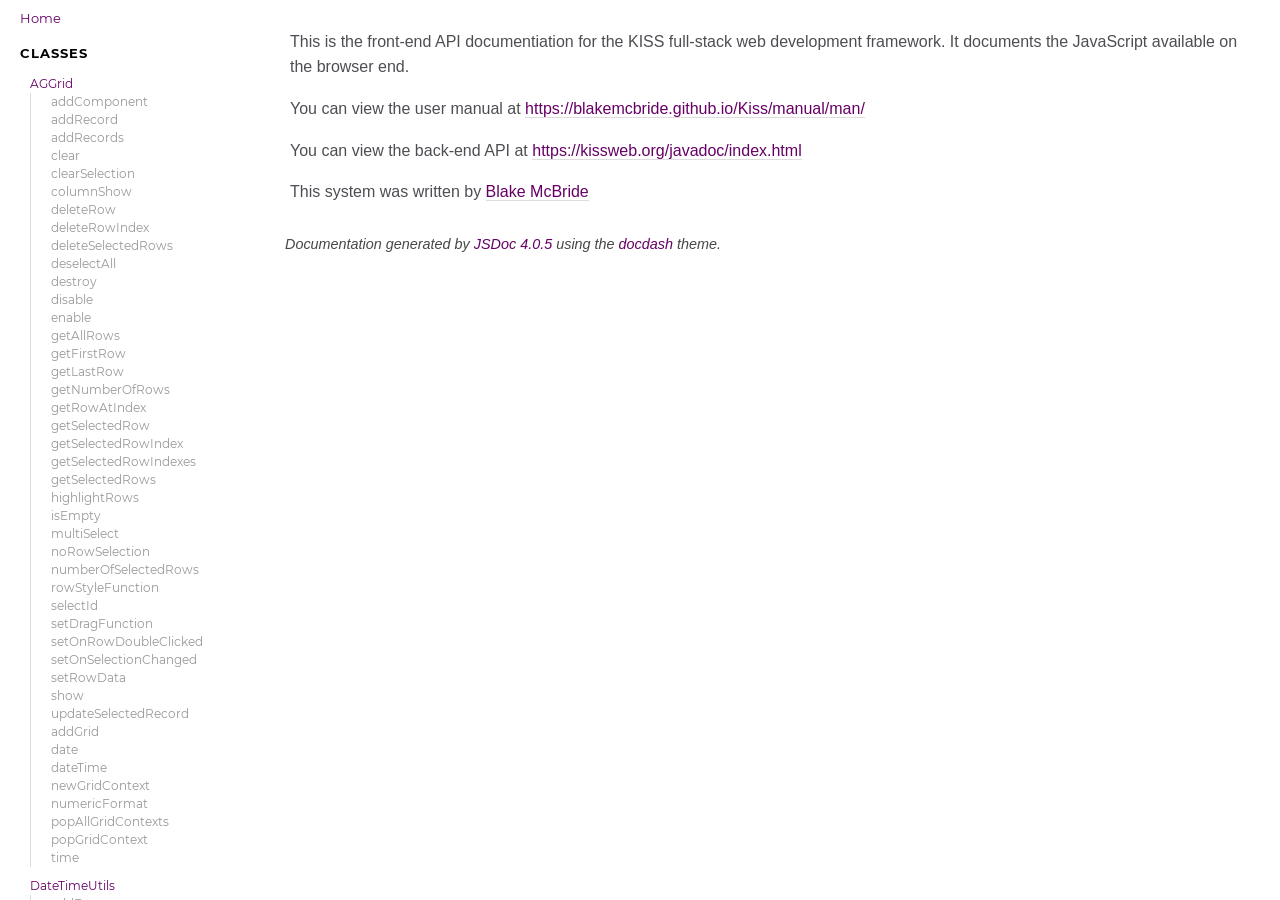
<file: manual/jsdoc/index.html>
<!DOCTYPE html>
<html lang="en">
<head>
    
    <meta charset="utf-8">
    <title>Home - Documentation</title>
    
    
    <script src="scripts/prettify/prettify.js"></script>
    <script src="scripts/prettify/lang-css.js"></script>
    <!--[if lt IE 9]>
      <script src="//html5shiv.googlecode.com/svn/trunk/html5.js"></script>
    <![endif]-->
    <link type="text/css" rel="stylesheet" href="styles/prettify.css">
    <link type="text/css" rel="stylesheet" href="styles/jsdoc.css">
    <script src="scripts/nav.js" defer></script>
    
    <meta name="viewport" content="width=device-width, initial-scale=1.0">
</head>
<body>

<input type="checkbox" id="nav-trigger" class="nav-trigger" />
<label for="nav-trigger" class="navicon-button x">
  <div class="navicon"></div>
</label>

<label for="nav-trigger" class="overlay"></label>

<nav >
    
    
    <h2><a href="index.html">Home</a></h2><h3>Classes</h3><ul><li><a href="AGGrid.html">AGGrid</a><ul class='methods'><li data-type='method'><a href="AGGrid.html#addComponent">addComponent</a></li><li data-type='method'><a href="AGGrid.html#addRecord">addRecord</a></li><li data-type='method'><a href="AGGrid.html#addRecords">addRecords</a></li><li data-type='method'><a href="AGGrid.html#clear">clear</a></li><li data-type='method'><a href="AGGrid.html#clearSelection">clearSelection</a></li><li data-type='method'><a href="AGGrid.html#columnShow">columnShow</a></li><li data-type='method'><a href="AGGrid.html#deleteRow">deleteRow</a></li><li data-type='method'><a href="AGGrid.html#deleteRowIndex">deleteRowIndex</a></li><li data-type='method'><a href="AGGrid.html#deleteSelectedRows">deleteSelectedRows</a></li><li data-type='method'><a href="AGGrid.html#deselectAll">deselectAll</a></li><li data-type='method'><a href="AGGrid.html#destroy">destroy</a></li><li data-type='method'><a href="AGGrid.html#disable">disable</a></li><li data-type='method'><a href="AGGrid.html#enable">enable</a></li><li data-type='method'><a href="AGGrid.html#getAllRows">getAllRows</a></li><li data-type='method'><a href="AGGrid.html#getFirstRow">getFirstRow</a></li><li data-type='method'><a href="AGGrid.html#getLastRow">getLastRow</a></li><li data-type='method'><a href="AGGrid.html#getNumberOfRows">getNumberOfRows</a></li><li data-type='method'><a href="AGGrid.html#getRowAtIndex">getRowAtIndex</a></li><li data-type='method'><a href="AGGrid.html#getSelectedRow">getSelectedRow</a></li><li data-type='method'><a href="AGGrid.html#getSelectedRowIndex">getSelectedRowIndex</a></li><li data-type='method'><a href="AGGrid.html#getSelectedRowIndexes">getSelectedRowIndexes</a></li><li data-type='method'><a href="AGGrid.html#getSelectedRows">getSelectedRows</a></li><li data-type='method'><a href="AGGrid.html#highlightRows">highlightRows</a></li><li data-type='method'><a href="AGGrid.html#isEmpty">isEmpty</a></li><li data-type='method'><a href="AGGrid.html#multiSelect">multiSelect</a></li><li data-type='method'><a href="AGGrid.html#noRowSelection">noRowSelection</a></li><li data-type='method'><a href="AGGrid.html#numberOfSelectedRows">numberOfSelectedRows</a></li><li data-type='method'><a href="AGGrid.html#rowStyleFunction">rowStyleFunction</a></li><li data-type='method'><a href="AGGrid.html#selectId">selectId</a></li><li data-type='method'><a href="AGGrid.html#setDragFunction">setDragFunction</a></li><li data-type='method'><a href="AGGrid.html#setOnRowDoubleClicked">setOnRowDoubleClicked</a></li><li data-type='method'><a href="AGGrid.html#setOnSelectionChanged">setOnSelectionChanged</a></li><li data-type='method'><a href="AGGrid.html#setRowData">setRowData</a></li><li data-type='method'><a href="AGGrid.html#show">show</a></li><li data-type='method'><a href="AGGrid.html#updateSelectedRecord">updateSelectedRecord</a></li><li data-type='method'><a href="AGGrid.html#.addGrid">addGrid</a></li><li data-type='method'><a href="AGGrid.html#.date">date</a></li><li data-type='method'><a href="AGGrid.html#.dateTime">dateTime</a></li><li data-type='method'><a href="AGGrid.html#.newGridContext">newGridContext</a></li><li data-type='method'><a href="AGGrid.html#.numericFormat">numericFormat</a></li><li data-type='method'><a href="AGGrid.html#.popAllGridContexts">popAllGridContexts</a></li><li data-type='method'><a href="AGGrid.html#.popGridContext">popGridContext</a></li><li data-type='method'><a href="AGGrid.html#.time">time</a></li></ul></li><li><a href="DateTimeUtils.html">DateTimeUtils</a><ul class='methods'><li data-type='method'><a href="DateTimeUtils.html#.addDays">addDays</a></li><li data-type='method'><a href="DateTimeUtils.html#.addHours">addHours</a></li><li data-type='method'><a href="DateTimeUtils.html#.addHours">addHours</a></li><li data-type='method'><a href="DateTimeUtils.html#.addMinutes">addMinutes</a></li><li data-type='method'><a href="DateTimeUtils.html#.addMinutes">addMinutes</a></li><li data-type='method'><a href="DateTimeUtils.html#.addMonths">addMonths</a></li><li data-type='method'><a href="DateTimeUtils.html#.addYears">addYears</a></li><li data-type='method'><a href="DateTimeUtils.html#.create">create</a></li><li data-type='method'><a href="DateTimeUtils.html#.createDate">createDate</a></li><li data-type='method'><a href="DateTimeUtils.html#.dateOnlyEpoch">dateOnlyEpoch</a></li><li data-type='method'><a href="DateTimeUtils.html#.dateToStd">dateToStd</a></li><li data-type='method'><a href="DateTimeUtils.html#.diffMinutes">diffMinutes</a></li><li data-type='method'><a href="DateTimeUtils.html#.displayEpochToEpoch">displayEpochToEpoch</a></li><li data-type='method'><a href="DateTimeUtils.html#.epochFromDateAndTime">epochFromDateAndTime</a></li><li data-type='method'><a href="DateTimeUtils.html#.epochToDisplayEpoch">epochToDisplayEpoch</a></li><li data-type='method'><a href="DateTimeUtils.html#.formatDate">formatDate</a></li><li data-type='method'><a href="DateTimeUtils.html#.formatDateLong">formatDateLong</a></li><li data-type='method'><a href="DateTimeUtils.html#.formatDateTime">formatDateTime</a></li><li data-type='method'><a href="DateTimeUtils.html#.getDate">getDate</a></li><li data-type='method'><a href="DateTimeUtils.html#.getLocalTimezoneLongText">getLocalTimezoneLongText</a></li><li data-type='method'><a href="DateTimeUtils.html#.getLocalTimezoneShortText">getLocalTimezoneShortText</a></li><li data-type='method'><a href="DateTimeUtils.html#.getTime">getTime</a></li><li data-type='method'><a href="DateTimeUtils.html#.getTimeZoneOffsetMs">getTimeZoneOffsetMs</a></li><li data-type='method'><a href="DateTimeUtils.html#.localZone">localZone</a></li><li data-type='method'><a href="DateTimeUtils.html#.newYmdhm">newYmdhm</a></li><li data-type='method'><a href="DateTimeUtils.html#.now">now</a></li><li data-type='method'><a href="DateTimeUtils.html#.stdToDate">stdToDate</a></li><li data-type='method'><a href="DateTimeUtils.html#.timeOnlyEpoch">timeOnlyEpoch</a></li><li data-type='method'><a href="DateTimeUtils.html#.toDate">toDate</a></li><li data-type='method'><a href="DateTimeUtils.html#.toEpoch">toEpoch</a></li><li data-type='method'><a href="DateTimeUtils.html#.toIntDate">toIntDate</a></li><li data-type='method'><a href="DateTimeUtils.html#.toIntTime">toIntTime</a></li><li data-type='method'><a href="DateTimeUtils.html#.toMilliseconds">toMilliseconds</a></li><li data-type='method'><a href="DateTimeUtils.html#.toYmdhm">toYmdhm</a></li></ul></li><li><a href="DateUtils.html">DateUtils</a><ul class='methods'><li data-type='method'><a href="DateUtils.html#.SQLtoInt">SQLtoInt</a></li><li data-type='method'><a href="DateUtils.html#.calendar">calendar</a></li><li data-type='method'><a href="DateUtils.html#.dateAddDays">dateAddDays</a></li><li data-type='method'><a href="DateUtils.html#.dateToInt">dateToInt</a></li><li data-type='method'><a href="DateUtils.html#.day">day</a></li><li data-type='method'><a href="DateUtils.html#.dayOfWeek">dayOfWeek</a></li><li data-type='method'><a href="DateUtils.html#.dayOfWeekName">dayOfWeekName</a></li><li data-type='method'><a href="DateUtils.html#.daysDifference">daysDifference</a></li><li data-type='method'><a href="DateUtils.html#.detectDateFormat">detectDateFormat</a></li><li data-type='method'><a href="DateUtils.html#.intAddDays">intAddDays</a></li><li data-type='method'><a href="DateUtils.html#.intToDate">intToDate</a></li><li data-type='method'><a href="DateUtils.html#.intToSQL">intToSQL</a></li><li data-type='method'><a href="DateUtils.html#.intToStr2">intToStr2</a></li><li data-type='method'><a href="DateUtils.html#.intToStr4">intToStr4</a></li><li data-type='method'><a href="DateUtils.html#.isSQLDate">isSQLDate</a></li><li data-type='method'><a href="DateUtils.html#.isValid">isValid</a></li><li data-type='method'><a href="DateUtils.html#.julian">julian</a></li><li data-type='method'><a href="DateUtils.html#.longFormat">longFormat</a></li><li data-type='method'><a href="DateUtils.html#.millsToInt">millsToInt</a></li><li data-type='method'><a href="DateUtils.html#.month">month</a></li><li data-type='method'><a href="DateUtils.html#.monthName">monthName</a></li><li data-type='method'><a href="DateUtils.html#.monthsDifference">monthsDifference</a></li><li data-type='method'><a href="DateUtils.html#.strToInt">strToInt</a></li><li data-type='method'><a href="DateUtils.html#.toInt">toInt</a></li><li data-type='method'><a href="DateUtils.html#.today">today</a></li><li data-type='method'><a href="DateUtils.html#.year">year</a></li></ul></li><li><a href="Editor.html">Editor</a><ul class='methods'><li data-type='method'><a href="Editor.html#clear">clear</a></li><li data-type='method'><a href="Editor.html#dispose">dispose</a></li><li data-type='method'><a href="Editor.html#getHtml">getHtml</a></li><li data-type='method'><a href="Editor.html#getText">getText</a></li><li data-type='method'><a href="Editor.html#printEditorContent">printEditorContent</a></li><li data-type='method'><a href="Editor.html#readOnly">readOnly</a></li><li data-type='method'><a href="Editor.html#readWrite">readWrite</a></li><li data-type='method'><a href="Editor.html#setHtml">setHtml</a></li><li data-type='method'><a href="Editor.html#.addEditor">addEditor</a></li><li data-type='method'><a href="Editor.html#.create">create</a></li><li data-type='method'><a href="Editor.html#.newEditorContext">newEditorContext</a></li><li data-type='method'><a href="Editor.html#.popAllEditorContexts">popAllEditorContexts</a></li><li data-type='method'><a href="Editor.html#.popEditorContext">popEditorContext</a></li></ul></li><li><a href="MutableString.html">MutableString</a><ul class='methods'><li data-type='method'><a href="MutableString.html#append">append</a></li><li data-type='method'><a href="MutableString.html#charAt">charAt</a></li><li data-type='method'><a href="MutableString.html#clear">clear</a></li><li data-type='method'><a href="MutableString.html#delete">delete</a></li><li data-type='method'><a href="MutableString.html#insert">insert</a></li><li data-type='method'><a href="MutableString.html#length">length</a></li><li data-type='method'><a href="MutableString.html#prepend">prepend</a></li><li data-type='method'><a href="MutableString.html#removeFromEnd">removeFromEnd</a></li><li data-type='method'><a href="MutableString.html#removeFromStart">removeFromStart</a></li><li data-type='method'><a href="MutableString.html#replace">replace</a></li><li data-type='method'><a href="MutableString.html#setCharAt">setCharAt</a></li><li data-type='method'><a href="MutableString.html#toString">toString</a></li></ul></li><li><a href="NumberUtils.html">NumberUtils</a><ul class='methods'><li data-type='method'><a href="NumberUtils.html#.floatEqual">floatEqual</a></li><li data-type='method'><a href="NumberUtils.html#.round">round</a></li><li data-type='method'><a href="NumberUtils.html#.roundDown">roundDown</a></li><li data-type='method'><a href="NumberUtils.html#.roundUp">roundUp</a></li></ul></li><li><a href="Server.html">Server</a><ul class='methods'><li data-type='method'><a href="Server.html#.binaryCall">binaryCall</a></li><li data-type='method'><a href="Server.html#.call">call</a></li><li data-type='method'><a href="Server.html#.callAll">callAll</a></li><li data-type='method'><a href="Server.html#.fileUploadSend">fileUploadSend</a></li><li data-type='method'><a href="Server.html#.logout">logout</a></li><li data-type='method'><a href="Server.html#.setMaxInactivityHours">setMaxInactivityHours</a></li><li data-type='method'><a href="Server.html#.setMaxInactivityMinutes">setMaxInactivityMinutes</a></li><li data-type='method'><a href="Server.html#.setMaxInactivitySeconds">setMaxInactivitySeconds</a></li><li data-type='method'><a href="Server.html#.setURL">setURL</a></li></ul></li><li><a href="TimeUtils.html">TimeUtils</a><ul class='methods'><li data-type='method'><a href="TimeUtils.html#.addHours">addHours</a></li><li data-type='method'><a href="TimeUtils.html#.addMinutes">addMinutes</a></li><li data-type='method'><a href="TimeUtils.html#.current">current</a></li><li data-type='method'><a href="TimeUtils.html#.dateToTime">dateToTime</a></li><li data-type='method'><a href="TimeUtils.html#.diff">diff</a></li><li data-type='method'><a href="TimeUtils.html#.format">format</a></li><li data-type='method'><a href="TimeUtils.html#.formatLong">formatLong</a></li><li data-type='method'><a href="TimeUtils.html#.hours">hours</a></li><li data-type='method'><a href="TimeUtils.html#.isValid">isValid</a></li><li data-type='method'><a href="TimeUtils.html#.millsToInt">millsToInt</a></li><li data-type='method'><a href="TimeUtils.html#.minutes">minutes</a></li><li data-type='method'><a href="TimeUtils.html#.minutesToTime">minutesToTime</a></li><li data-type='method'><a href="TimeUtils.html#.strToInt">strToInt</a></li><li data-type='method'><a href="TimeUtils.html#.toInt">toInt</a></li><li data-type='method'><a href="TimeUtils.html#.totalMinutes">totalMinutes</a></li></ul></li><li><a href="Utils.html">Utils</a><ul class='methods'><li data-type='method'><a href="Utils.html#.appendChild">appendChild</a></li><li data-type='method'><a href="Utils.html#.assureArray">assureArray</a></li><li data-type='method'><a href="Utils.html#.beep">beep</a></li><li data-type='method'><a href="Utils.html#.cleanup">cleanup</a></li><li data-type='method'><a href="Utils.html#.clearAllEnterContexts">clearAllEnterContexts</a></li><li data-type='method'><a href="Utils.html#.clearSomeControlValueChanged">clearSomeControlValueChanged</a></li><li data-type='method'><a href="Utils.html#.cloneArrayShallow">cloneArrayShallow</a></li><li data-type='method'><a href="Utils.html#.convertToArray">convertToArray</a></li><li data-type='method'><a href="Utils.html#.countProperties">countProperties</a></li><li data-type='method'><a href="Utils.html#.didSomeControlValueChange">didSomeControlValueChange</a></li><li data-type='method'><a href="Utils.html#.drop">drop</a></li><li data-type='method'><a href="Utils.html#.eraseChildren">eraseChildren</a></li><li data-type='method'><a href="Utils.html#.fileNameExtension">fileNameExtension</a></li><li data-type='method'><a href="Utils.html#.fixCapitalization">fixCapitalization</a></li><li data-type='method'><a href="Utils.html#.format">format</a></li><li data-type='method'><a href="Utils.html#.formatSsn">formatSsn</a></li><li data-type='method'><a href="Utils.html#.formatb">formatb</a></li><li data-type='method'><a href="Utils.html#.getAndEraseData">getAndEraseData</a></li><li data-type='method'><a href="Utils.html#.getAppUrl">getAppUrl</a></li><li data-type='method'><a href="Utils.html#.getData">getData</a></li><li data-type='method'><a href="Utils.html#.getEmailFromAddressWithName">getEmailFromAddressWithName</a></li><li data-type='method'><a href="Utils.html#.getFileUploadCount">getFileUploadCount</a></li><li data-type='method'><a href="Utils.html#.getFileUploadFormData">getFileUploadFormData</a></li><li data-type='method'><a href="Utils.html#.getLastError">getLastError</a></li><li data-type='method'><a href="Utils.html#.getLastErrorDate">getLastErrorDate</a></li><li data-type='method'><a href="Utils.html#.getLocation">getLocation</a></li><li data-type='method'><a href="Utils.html#.getMilliseconds">getMilliseconds</a></li><li data-type='method'><a href="Utils.html#.getNameFromAddressWithName">getNameFromAddressWithName</a></li><li data-type='method'><a href="Utils.html#.getPageArgv">getPageArgv</a></li><li data-type='method'><a href="Utils.html#.getPageRetv">getPageRetv</a></li><li data-type='method'><a href="Utils.html#.getURLParam">getURLParam</a></li><li data-type='method'><a href="Utils.html#.globalEnterHandler">globalEnterHandler</a></li><li data-type='method'><a href="Utils.html#.htmlToText">htmlToText</a></li><li data-type='method'><a href="Utils.html#.isChangeChar">isChangeChar</a></li><li data-type='method'><a href="Utils.html#.isOnline">isOnline</a></li><li data-type='method'><a href="Utils.html#.isValidDomain">isValidDomain</a></li><li data-type='method'><a href="Utils.html#.isValidEmailAddress">isValidEmailAddress</a></li><li data-type='method'><a href="Utils.html#.isValidEmailAddressWithName">isValidEmailAddressWithName</a></li><li data-type='method'><a href="Utils.html#.isValidSsn">isValidSsn</a></li><li data-type='method'><a href="Utils.html#.keep">keep</a></li><li data-type='method'><a href="Utils.html#.loadPage">loadPage</a></li><li data-type='method'><a href="Utils.html#.makeDraggable">makeDraggable</a></li><li data-type='method'><a href="Utils.html#.newEnterContext">newEnterContext</a></li><li data-type='method'><a href="Utils.html#.openUrl">openUrl</a></li><li data-type='method'><a href="Utils.html#.popEnterContext">popEnterContext</a></li><li data-type='method'><a href="Utils.html#.popPage">popPage</a></li><li data-type='method'><a href="Utils.html#.popup_close">popup_close</a></li><li data-type='method'><a href="Utils.html#.popup_open">popup_open</a></li><li data-type='method'><a href="Utils.html#.popup_set_height">popup_set_height</a></li><li data-type='method'><a href="Utils.html#.popup_set_width">popup_set_width</a></li><li data-type='method'><a href="Utils.html#.pushPage">pushPage</a></li><li data-type='method'><a href="Utils.html#.rescan">rescan</a></li><li data-type='method'><a href="Utils.html#.saveData">saveData</a></li><li data-type='method'><a href="Utils.html#.setEnterFunction">setEnterFunction</a></li><li data-type='method'><a href="Utils.html#.setSomeControlValueChangeFunction">setSomeControlValueChangeFunction</a></li><li data-type='method'><a href="Utils.html#.showMessage">showMessage</a></li><li data-type='method'><a href="Utils.html#.showReport">showReport</a></li><li data-type='method'><a href="Utils.html#.someControlValueChanged">someControlValueChanged</a></li><li data-type='method'><a href="Utils.html#.splitEmailAddresses">splitEmailAddresses</a></li><li data-type='method'><a href="Utils.html#.take">take</a></li><li data-type='method'><a href="Utils.html#.textToHtml">textToHtml</a></li><li data-type='method'><a href="Utils.html#.toASCII">toASCII</a></li><li data-type='method'><a href="Utils.html#.toBase64">toBase64</a></li><li data-type='method'><a href="Utils.html#.toNumber">toNumber</a></li><li data-type='method'><a href="Utils.html#.toggleFullscreen">toggleFullscreen</a></li><li data-type='method'><a href="Utils.html#.useComponent">useComponent</a></li><li data-type='method'><a href="Utils.html#.useTaglessComponent">useTaglessComponent</a></li><li data-type='method'><a href="Utils.html#.uuid">uuid</a></li><li data-type='method'><a href="Utils.html#.waitMessage">waitMessage</a></li><li data-type='method'><a href="Utils.html#.waitMessageEnd">waitMessageEnd</a></li><li data-type='method'><a href="Utils.html#.yesNo">yesNo</a></li></ul></li><li><a href="components.html">components</a><ul class='methods'><li data-type='method'><a href="components.html#.check_box">check_box</a></li><li data-type='method'><a href="components.html#.date_input">date_input</a></li><li data-type='method'><a href="components.html#.drop_down">drop_down</a></li><li data-type='method'><a href="components.html#.duration_input">duration_input</a></li><li data-type='method'><a href="components.html#.file_upload">file_upload</a></li><li data-type='method'><a href="components.html#.list_box">list_box</a></li><li data-type='method'><a href="components.html#.native_date_input">native_date_input</a></li><li data-type='method'><a href="components.html#.numeric_input">numeric_input</a></li><li data-type='method'><a href="components.html#.picture">picture</a></li><li data-type='method'><a href="components.html#.popup">popup</a></li><li data-type='method'><a href="components.html#.push_button">push_button</a></li><li data-type='method'><a href="components.html#.radio_button">radio_button</a></li><li data-type='method'><a href="components.html#.text_input">text_input</a></li><li data-type='method'><a href="components.html#.text_label">text_label</a></li><li data-type='method'><a href="components.html#.textbox_input">textbox_input</a></li><li data-type='method'><a href="components.html#.time_input">time_input</a></li></ul></li></ul><h3>Global</h3><ul><li><a href="global.html#$$">$$</a></li><li><a href="global.html#DOMUtils">DOMUtils</a></li><li><a href="global.html#DateTimeUtils.">DateTimeUtils.</a></li></ul>
    
</nav>

<div id="main">
    

    



    


    <section class="package">
        <h3> </h3>		
    </section>









    



    <section class="readme usertext">
        <article><p>This is the front-end API documentiation for the KISS full-stack web development framework. It documents the JavaScript
available on the browser end.</p>
<p>You can view the user manual at <a href="https://blakemcbride.github.io/Kiss/manual/man">https://blakemcbride.github.io/Kiss/manual/man/</a></p>
<p>You can view the back-end API at <a href="https://kissweb.org/javadoc/index.html">https://kissweb.org/javadoc/index.html</a></p>
<p>This system was written by <a href="mailto:blake@mcbridemail.com">Blake McBride</a></p></article>
    </section>






    
    
</div>

<br class="clear">

<footer>
    Documentation generated by <a href="https://github.com/jsdoc3/jsdoc">JSDoc 4.0.5</a> using the <a href="https://github.com/clenemt/docdash">docdash</a> theme.
</footer>

<script>prettyPrint();</script>
<script src="scripts/polyfill.js"></script>
<script src="scripts/linenumber.js"></script>



</body>
</html>
</file>
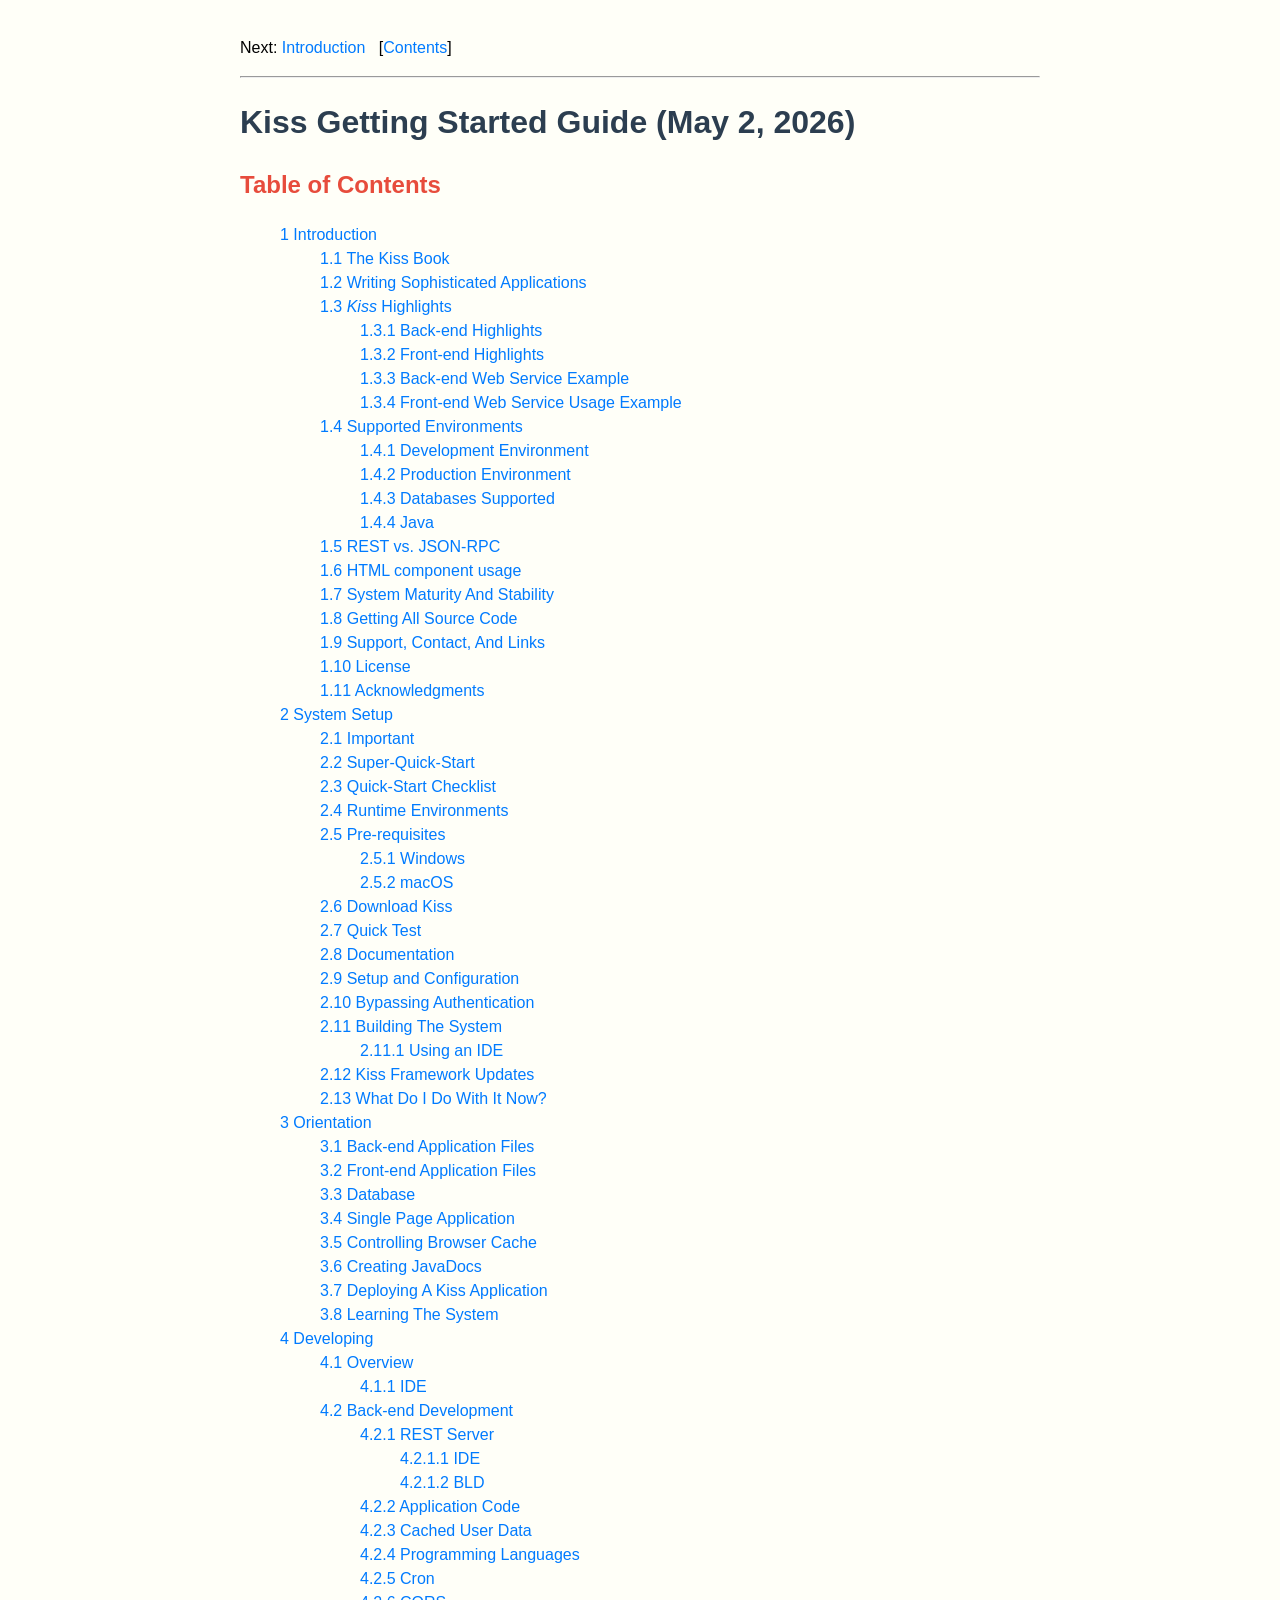
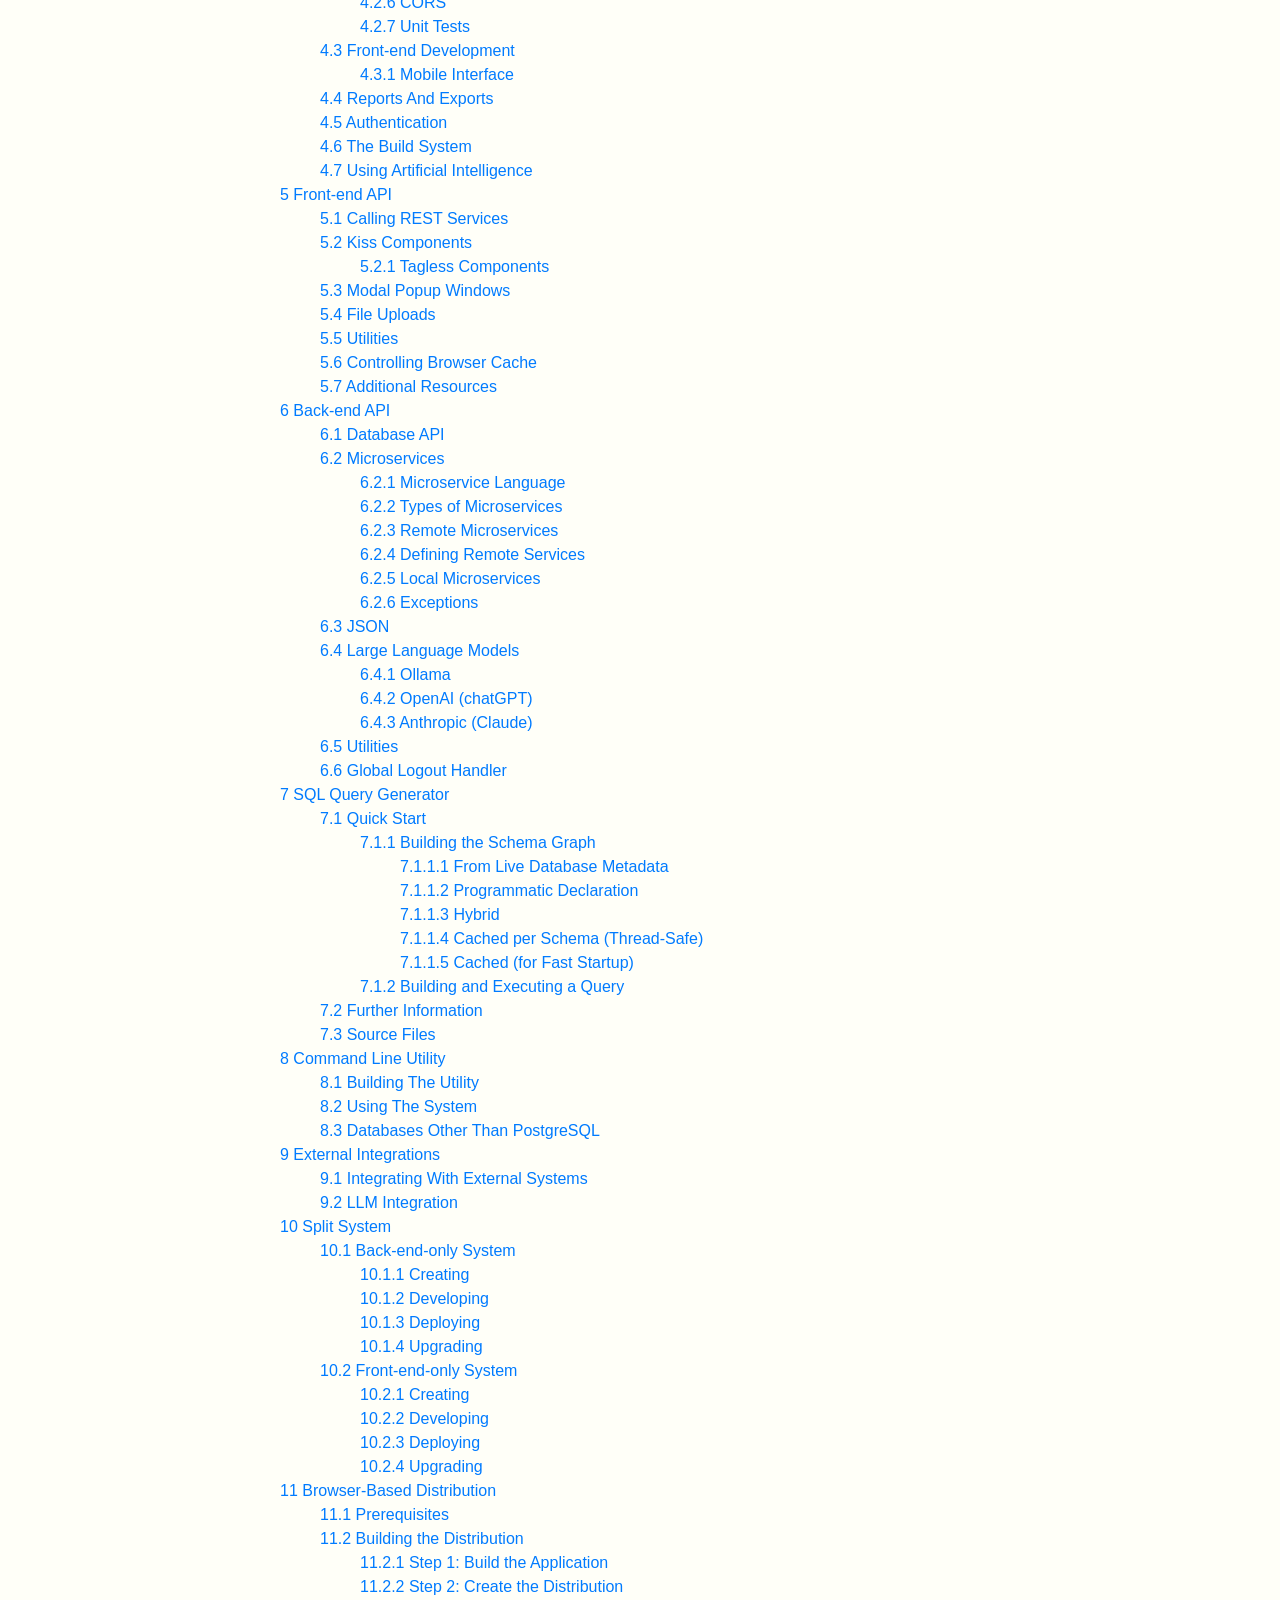
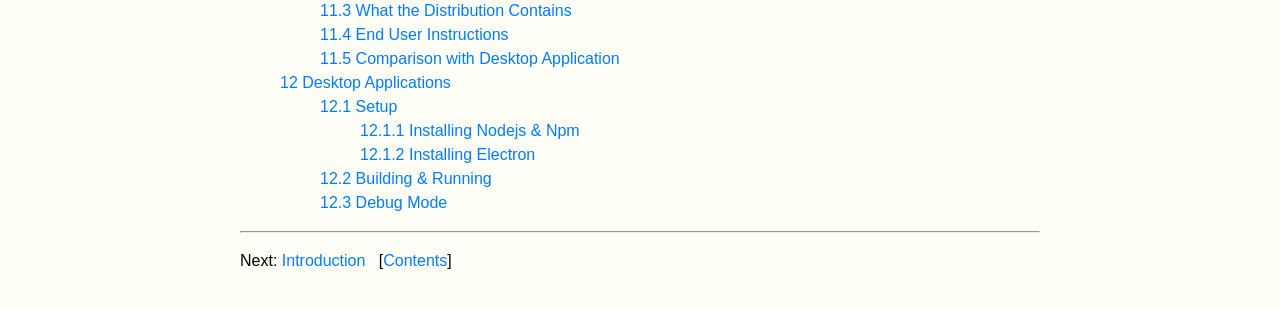
<file: manual/man/index.html>
<!DOCTYPE html>
<html>
<!-- Created by GNU Texinfo 7.2, https://www.gnu.org/software/texinfo/ -->
<head>
<meta http-equiv="Content-Type" content="text/html; charset=utf-8">
<title>Top (Getting Started)</title>

<meta name="description" content="Top (Getting Started)">
<meta name="keywords" content="Top (Getting Started)">
<meta name="resource-type" content="document">
<meta name="distribution" content="global">
<meta name="Generator" content="makeinfo">
<meta name="viewport" content="width=device-width,initial-scale=1">

<link href="#Top" rel="start" title="Top">
<link href="#SEC_Contents" rel="contents" title="Table of Contents">
<link href="Introduction.html" rel="next" title="Introduction">
<style type="text/css">
<!--
a.copiable-link {visibility: hidden; text-decoration: none; line-height: 0em}
span:hover a.copiable-link {visibility: visible}
ul.toc-numbered-mark {list-style: none}
-->
</style>


</head>

<body lang="en">


<style>
body {
	margin: 0 auto;
        padding: 20px;
        max-width: 800px;
	background-color: #fffff8; 
}
body {
    font-family: "Noto Sans", "Helvetica Neue", Helvetica, Arial, sans-serif;
    font-size: 16px;
    line-height: 1.5;
}
h1, h2, h3, h4, h5, h6 {
    color: #333; /* dark gray */
    margin-top: 20px;
}
a {
    color: #007BFF; /* blue */
    text-decoration: none;
}
a:hover {
    text-decoration: underline;
}
table {
    border-collapse: collapse;
    width: 100%;
}
table, th, td {
    border: 1px solid #ddd; /* light gray */
}
th, td {
    padding: 8px;
    text-align: left;
}
tr:nth-child(even) {
    background-color: #f2f2f2; /* very light gray */
}
pre, code {
    font-family: "Courier New", Courier, monospace;
    background-color: #f5f5f5; /* light grey */
    border: 1px solid #e0e0e0; /* slightly darker grey for the border */
    padding: 10px; /* space inside the box */
    overflow-x: auto; /* adds horizontal scroll if the content is too wide */
}
h1 {  /* section titles */
    color: #2c3e50; /* example dark blue color */
}

h2, h3, h4 {  /* subsection titles */
    color: #e74c3c; /* example red color */
}
:not(pre) > code {
    background-color: #f5f5f5; /* Light gray */
    padding: 2px 4px;  /* Adjust this value */
    border-radius: 3px; /* Optional: adds rounded corners */
    margin: 0;  /* Adjust if needed */
}

</style>






<div class="top-level-extent" id="Top">
<div class="nav-panel">
<p>
Next: <a href="Introduction.html" accesskey="n" rel="next">Introduction</a> &nbsp; [<a href="#SEC_Contents" title="Table of contents" rel="contents">Contents</a>]</p>
</div>
<hr>
<h1 class="top" id="Kiss-Getting-Started-Guide-_0028_0029"><span>Kiss Getting Started Guide (May 2, 2026)<a class="copiable-link" href="#Kiss-Getting-Started-Guide-_0028_0029"> &para;</a></span></h1>





<div class="region-contents" id="SEC_Contents">
<h2 class="contents-heading">Table of Contents</h2>

<div class="contents">

<ul class="toc-numbered-mark">
  <li><a id="toc-Introduction" href="Introduction.html">1 Introduction</a>
  <ul class="toc-numbered-mark">
    <li><a id="toc-The-Kiss-Book" href="Introduction.html#The-Kiss-Book">1.1 The Kiss Book</a></li>
    <li><a id="toc-Writing-Sophisticated-Applications" href="Introduction.html#Writing-Sophisticated-Applications">1.2 Writing Sophisticated Applications</a></li>
    <li><a id="toc-Kiss-Highlights" href="Introduction.html#Kiss-Highlights">1.3 <em class="emph">Kiss</em> Highlights</a>
    <ul class="toc-numbered-mark">
      <li><a id="toc-Back_002dend-Highlights" href="Introduction.html#Back_002dend-Highlights">1.3.1 Back-end Highlights</a></li>
      <li><a id="toc-Front_002dend-Highlights" href="Introduction.html#Front_002dend-Highlights">1.3.2 Front-end Highlights</a></li>
      <li><a id="toc-Back_002dend-Web-Service-Example" href="Introduction.html#Back_002dend-Web-Service-Example">1.3.3 Back-end Web Service Example</a></li>
      <li><a id="toc-Front_002dend-Web-Service-Usage-Example" href="Introduction.html#Front_002dend-Web-Service-Usage-Example">1.3.4 Front-end Web Service Usage Example</a></li>
    </ul></li>
    <li><a id="toc-Supported-Environments" href="Introduction.html#Supported-Environments">1.4 Supported Environments</a>
    <ul class="toc-numbered-mark">
      <li><a id="toc-Development-Environment" href="Introduction.html#Development-Environment">1.4.1 Development Environment</a></li>
      <li><a id="toc-Production-Environment" href="Introduction.html#Production-Environment">1.4.2 Production Environment</a></li>
      <li><a id="toc-Databases-Supported" href="Introduction.html#Databases-Supported">1.4.3 Databases Supported</a></li>
      <li><a id="toc-Java" href="Introduction.html#Java">1.4.4 Java</a></li>
    </ul></li>
    <li><a id="toc-REST-vs_002e-JSON_002dRPC" href="Introduction.html#REST-vs_002e-JSON_002dRPC">1.5 REST vs. JSON-RPC</a></li>
    <li><a id="toc-HTML-component-usage" href="Introduction.html#HTML-component-usage">1.6 HTML component usage</a></li>
    <li><a id="toc-System-Maturity-And-Stability" href="Introduction.html#System-Maturity-And-Stability">1.7 System Maturity And Stability</a></li>
    <li><a id="toc-Getting-All-Source-Code" href="Introduction.html#Getting-All-Source-Code">1.8 Getting All Source Code</a></li>
    <li><a id="toc-Support_002c-Contact_002c-And-Links" href="Introduction.html#Support_002c-Contact_002c-And-Links">1.9 Support, Contact, And Links</a></li>
    <li><a id="toc-License" href="Introduction.html#License">1.10 License</a></li>
    <li><a id="toc-Acknowledgments" href="Introduction.html#Acknowledgments">1.11 Acknowledgments</a></li>
  </ul></li>
  <li><a id="toc-System-Setup" href="System-Setup.html">2 System Setup</a>
  <ul class="toc-numbered-mark">
    <li><a id="toc-Important" href="System-Setup.html#Important-1">2.1 Important</a></li>
    <li><a id="toc-Super_002dQuick_002dStart" href="System-Setup.html#Super_002dQuick_002dStart">2.2 Super-Quick-Start</a></li>
    <li><a id="toc-Quick_002dStart-Checklist" href="System-Setup.html#Quick_002dStart-Checklist-1">2.3 Quick-Start Checklist</a></li>
    <li><a id="toc-Runtime-Environments" href="System-Setup.html#Runtime-Environments">2.4 Runtime Environments</a></li>
    <li><a id="toc-Pre_002drequisites" href="System-Setup.html#Pre_002drequisites-1">2.5 Pre-requisites</a>
    <ul class="toc-numbered-mark">
      <li><a id="toc-Windows" href="System-Setup.html#Windows">2.5.1 Windows</a></li>
      <li><a id="toc-macOS" href="System-Setup.html#macOS">2.5.2 macOS</a></li>
    </ul></li>
    <li><a id="toc-Download-Kiss" href="System-Setup.html#Download-Kiss-1">2.6 Download Kiss</a></li>
    <li><a id="toc-Quick-Test" href="System-Setup.html#Quick-Test">2.7 Quick Test</a></li>
    <li><a id="toc-Documentation" href="System-Setup.html#Documentation">2.8 Documentation</a></li>
    <li><a id="toc-Setup-and-Configuration" href="System-Setup.html#Setup-and-Configuration-1">2.9 Setup and Configuration</a></li>
    <li><a id="toc-Bypassing-Authentication" href="System-Setup.html#Bypassing-Authentication">2.10 Bypassing Authentication</a></li>
    <li><a id="toc-Building-The-System" href="System-Setup.html#Building-The-System">2.11 Building The System</a>
    <ul class="toc-numbered-mark">
      <li><a id="toc-Using-an-IDE" href="System-Setup.html#Using-an-IDE">2.11.1 Using an IDE</a></li>
    </ul></li>
    <li><a id="toc-Kiss-Framework-Updates" href="System-Setup.html#Kiss-Framework-Updates">2.12 Kiss Framework Updates</a></li>
    <li><a id="toc-What-Do-I-Do-With-It-Now_003f" href="System-Setup.html#What-Do-I-Do-With-It-Now_003f">2.13 What Do I Do With It Now?</a></li>
  </ul></li>
  <li><a id="toc-Orientation" href="Orientation.html">3 Orientation</a>
  <ul class="toc-numbered-mark">
    <li><a id="toc-Back_002dend-Application-Files" href="Orientation.html#Back_002dend-Application-Files">3.1 Back-end Application Files</a></li>
    <li><a id="toc-Front_002dend-Application-Files" href="Orientation.html#Front_002dend-Application-Files">3.2 Front-end Application Files</a></li>
    <li><a id="toc-Database" href="Orientation.html#Database">3.3 Database</a></li>
    <li><a id="toc-Single-Page-Application" href="Orientation.html#Single-Page-Application">3.4 Single Page Application</a></li>
    <li><a id="toc-Controlling-Browser-Cache" href="Orientation.html#Controlling-Browser-Cache">3.5 Controlling Browser Cache</a></li>
    <li><a id="toc-Creating-JavaDocs" href="Orientation.html#Creating-JavaDocs">3.6 Creating JavaDocs</a></li>
    <li><a id="toc-Deploying-A-Kiss-Application" href="Orientation.html#Deploying-A-Kiss-Application">3.7 Deploying A Kiss Application</a></li>
    <li><a id="toc-Learning-The-System" href="Orientation.html#Learning-The-System">3.8 Learning The System</a></li>
  </ul></li>
  <li><a id="toc-Developing" href="Developing.html">4 Developing</a>
  <ul class="toc-numbered-mark">
    <li><a id="toc-Overview" href="Developing.html#Overview">4.1 Overview</a>
    <ul class="toc-numbered-mark">
      <li><a id="toc-IDE" href="Developing.html#IDE">4.1.1 IDE</a></li>
    </ul></li>
    <li><a id="toc-Back_002dend-Development" href="Developing.html#Back_002dend-Development">4.2 Back-end Development</a>
    <ul class="toc-numbered-mark">
      <li><a id="toc-REST-Server" href="Developing.html#REST-Server">4.2.1 REST Server</a>
      <ul class="toc-numbered-mark">
        <li><a id="toc-IDE-1" href="Developing.html#IDE-1">4.2.1.1 IDE</a></li>
        <li><a id="toc-BLD" href="Developing.html#BLD">4.2.1.2 BLD</a></li>
      </ul></li>
      <li><a id="toc-Application-Code" href="Developing.html#Application-Code">4.2.2 Application Code</a></li>
      <li><a id="toc-Cached-User-Data" href="Developing.html#Cached-User-Data">4.2.3 Cached User Data</a></li>
      <li><a id="toc-Programming-Languages" href="Developing.html#Programming-Languages">4.2.4 Programming Languages</a></li>
      <li><a id="toc-Cron" href="Developing.html#Cron">4.2.5 Cron</a></li>
      <li><a id="toc-CORS" href="Developing.html#CORS">4.2.6 CORS</a></li>
      <li><a id="toc-Unit-Tests" href="Developing.html#Unit-Tests">4.2.7 Unit Tests</a></li>
    </ul></li>
    <li><a id="toc-Front_002dend-Development" href="Developing.html#Front_002dend-Development-1">4.3 Front-end Development</a>
    <ul class="toc-numbered-mark">
      <li><a id="toc-Mobile-Interface" href="Developing.html#Mobile-Interface">4.3.1 Mobile Interface</a></li>
    </ul></li>
    <li><a id="toc-Reports-And-Exports" href="Developing.html#Reports-And-Exports">4.4 Reports And Exports</a></li>
    <li><a id="toc-Authentication" href="Developing.html#Authentication">4.5 Authentication</a></li>
    <li><a id="toc-The-Build-System" href="Developing.html#The-Build-System">4.6 The Build System</a></li>
    <li><a id="toc-Using-Artificial-Intelligence" href="Developing.html#Using-Artificial-Intelligence">4.7 Using Artificial Intelligence</a></li>
  </ul></li>
  <li><a id="toc-Front_002dend-API" href="Front_002dend-API.html">5 Front-end API</a>
  <ul class="toc-numbered-mark">
    <li><a id="toc-Calling-REST-Services" href="Front_002dend-API.html#Calling-REST-Services">5.1 Calling REST Services</a></li>
    <li><a id="toc-Kiss-Components" href="Front_002dend-API.html#Kiss-Components">5.2 Kiss Components</a>
    <ul class="toc-numbered-mark">
      <li><a id="toc-Tagless-Components" href="Front_002dend-API.html#Tagless-Components">5.2.1 Tagless Components</a></li>
    </ul></li>
    <li><a id="toc-Modal-Popup-Windows" href="Front_002dend-API.html#Modal-Popup-Windows">5.3 Modal Popup Windows</a></li>
    <li><a id="toc-File-Uploads" href="Front_002dend-API.html#File-Uploads">5.4 File Uploads</a></li>
    <li><a id="toc-Utilities" href="Front_002dend-API.html#Utilities">5.5 Utilities</a></li>
    <li><a id="toc-Controlling-Browser-Cache-1" href="Front_002dend-API.html#Controlling-Browser-Cache-1">5.6 Controlling Browser Cache</a></li>
    <li><a id="toc-Additional-Resources" href="Front_002dend-API.html#Additional-Resources">5.7 Additional Resources</a></li>
  </ul></li>
  <li><a id="toc-Back_002dend-API" href="Back_002dend-API.html">6 Back-end API</a>
  <ul class="toc-numbered-mark">
    <li><a id="toc-Database-API" href="Back_002dend-API.html#Database-API">6.1 Database API</a></li>
    <li><a id="toc-Microservices" href="Back_002dend-API.html#Microservices">6.2 Microservices</a>
    <ul class="toc-numbered-mark">
      <li><a id="toc-Microservice-Language" href="Back_002dend-API.html#Microservice-Language">6.2.1 Microservice Language</a></li>
      <li><a id="toc-Types-of-Microservices" href="Back_002dend-API.html#Types-of-Microservices">6.2.2 Types of Microservices</a></li>
      <li><a id="toc-Remote-Microservices" href="Back_002dend-API.html#Remote-Microservices">6.2.3 Remote Microservices</a></li>
      <li><a id="toc-Defining-Remote-Services" href="Back_002dend-API.html#Defining-Remote-Services">6.2.4 Defining Remote Services</a></li>
      <li><a id="toc-Local-Microservices" href="Back_002dend-API.html#Local-Microservices">6.2.5 Local Microservices</a></li>
      <li><a id="toc-Exceptions" href="Back_002dend-API.html#Exceptions">6.2.6 Exceptions</a></li>
    </ul></li>
    <li><a id="toc-JSON" href="Back_002dend-API.html#JSON">6.3 JSON</a></li>
    <li><a id="toc-Large-Language-Models" href="Back_002dend-API.html#Large-Language-Models">6.4 Large Language Models</a>
    <ul class="toc-numbered-mark">
      <li><a id="toc-Ollama" href="Back_002dend-API.html#Ollama">6.4.1 Ollama</a></li>
      <li><a id="toc-OpenAI-_0028chatGPT_0029" href="Back_002dend-API.html#OpenAI-_0028chatGPT_0029">6.4.2 OpenAI (chatGPT)</a></li>
      <li><a id="toc-Anthropic-_0028Claude_0029" href="Back_002dend-API.html#Anthropic-_0028Claude_0029">6.4.3 Anthropic (Claude)</a></li>
    </ul></li>
    <li><a id="toc-Utilities-1" href="Back_002dend-API.html#Utilities-1">6.5 Utilities</a></li>
    <li><a id="toc-Global-Logout-Handler" href="Back_002dend-API.html#Global-Logout-Handler">6.6 Global Logout Handler</a></li>
  </ul></li>
  <li><a id="toc-SQL-Query-Generator" href="SQL-Query-Generator.html">7 SQL Query Generator</a>
  <ul class="toc-numbered-mark">
    <li><a id="toc-Quick-Start" href="SQL-Query-Generator.html#Quick-Start">7.1 Quick Start</a>
    <ul class="toc-numbered-mark">
      <li><a id="toc-Building-the-Schema-Graph" href="SQL-Query-Generator.html#Building-the-Schema-Graph">7.1.1 Building the Schema Graph</a>
      <ul class="toc-numbered-mark">
        <li><a id="toc-From-Live-Database-Metadata" href="SQL-Query-Generator.html#From-Live-Database-Metadata">7.1.1.1 From Live Database Metadata</a></li>
        <li><a id="toc-Programmatic-Declaration" href="SQL-Query-Generator.html#Programmatic-Declaration">7.1.1.2 Programmatic Declaration</a></li>
        <li><a id="toc-Hybrid" href="SQL-Query-Generator.html#Hybrid">7.1.1.3 Hybrid</a></li>
        <li><a id="toc-Cached-per-Schema-_0028Thread_002dSafe_0029" href="SQL-Query-Generator.html#Cached-per-Schema-_0028Thread_002dSafe_0029">7.1.1.4 Cached per Schema (Thread-Safe)</a></li>
        <li><a id="toc-Cached-_0028for-Fast-Startup_0029" href="SQL-Query-Generator.html#Cached-_0028for-Fast-Startup_0029">7.1.1.5 Cached (for Fast Startup)</a></li>
      </ul></li>
      <li><a id="toc-Building-and-Executing-a-Query" href="SQL-Query-Generator.html#Building-and-Executing-a-Query">7.1.2 Building and Executing a Query</a></li>
    </ul></li>
    <li><a id="toc-Further-Information" href="SQL-Query-Generator.html#Further-Information">7.2 Further Information</a></li>
    <li><a id="toc-Source-Files" href="SQL-Query-Generator.html#Source-Files">7.3 Source Files</a></li>
  </ul></li>
  <li><a id="toc-Command-Line-Utility" href="Command-Line-Utility.html">8 Command Line Utility</a>
  <ul class="toc-numbered-mark">
    <li><a id="toc-Building-The-Utility" href="Command-Line-Utility.html#Building-The-Utility">8.1 Building The Utility</a></li>
    <li><a id="toc-Using-The-System" href="Command-Line-Utility.html#Using-The-System">8.2 Using The System</a></li>
    <li><a id="toc-Databases-Other-Than-PostgreSQL" href="Command-Line-Utility.html#Databases-Other-Than-PostgreSQL">8.3 Databases Other Than PostgreSQL</a></li>
  </ul></li>
  <li><a id="toc-External-Integrations" href="External-Integrations.html">9 External Integrations</a>
  <ul class="toc-numbered-mark">
    <li><a id="toc-Integrating-With-External-Systems" href="External-Integrations.html#Integrating-With-External-Systems">9.1 Integrating With External Systems</a></li>
    <li><a id="toc-LLM-Integration" href="External-Integrations.html#LLM-Integration">9.2 LLM Integration</a></li>
  </ul></li>
  <li><a id="toc-Split-System" href="Split-System.html">10 Split System</a>
  <ul class="toc-numbered-mark">
    <li><a id="toc-Back_002dend_002donly-System" href="Split-System.html#Back_002dend_002donly-System">10.1 Back-end-only System</a>
    <ul class="toc-numbered-mark">
      <li><a id="toc-Creating" href="Split-System.html#Creating">10.1.1 Creating</a></li>
      <li><a id="toc-Developing-1" href="Split-System.html#Developing-2">10.1.2 Developing</a></li>
      <li><a id="toc-Deploying" href="Split-System.html#Deploying">10.1.3 Deploying</a></li>
      <li><a id="toc-Upgrading" href="Split-System.html#Upgrading">10.1.4 Upgrading</a></li>
    </ul></li>
    <li><a id="toc-Front_002dend_002donly-System" href="Split-System.html#Front_002dend_002donly-System">10.2 Front-end-only System</a>
    <ul class="toc-numbered-mark">
      <li><a id="toc-Creating-1" href="Split-System.html#Creating-1">10.2.1 Creating</a></li>
      <li><a id="toc-Developing-2" href="Split-System.html#Developing-3">10.2.2 Developing</a></li>
      <li><a id="toc-Deploying-1" href="Split-System.html#Deploying-1">10.2.3 Deploying</a></li>
      <li><a id="toc-Upgrading-1" href="Split-System.html#Upgrading-1">10.2.4 Upgrading</a></li>
    </ul></li>
  </ul></li>
  <li><a id="toc-Browser_002dBased-Distribution" href="Browser-Distribution.html">11 Browser-Based Distribution</a>
  <ul class="toc-numbered-mark">
    <li><a id="toc-Prerequisites" href="Browser-Distribution.html#Prerequisites">11.1 Prerequisites</a></li>
    <li><a id="toc-Building-the-Distribution" href="Browser-Distribution.html#Building-the-Distribution">11.2 Building the Distribution</a>
    <ul class="toc-numbered-mark">
      <li><a id="toc-Step-1_003a-Build-the-Application" href="Browser-Distribution.html#Step-1_003a-Build-the-Application">11.2.1 Step 1: Build the Application</a></li>
      <li><a id="toc-Step-2_003a-Create-the-Distribution" href="Browser-Distribution.html#Step-2_003a-Create-the-Distribution">11.2.2 Step 2: Create the Distribution</a></li>
    </ul></li>
    <li><a id="toc-What-the-Distribution-Contains" href="Browser-Distribution.html#What-the-Distribution-Contains">11.3 What the Distribution Contains</a></li>
    <li><a id="toc-End-User-Instructions" href="Browser-Distribution.html#End-User-Instructions">11.4 End User Instructions</a></li>
    <li><a id="toc-Comparison-with-Desktop-Application" href="Browser-Distribution.html#Comparison-with-Desktop-Application">11.5 Comparison with Desktop Application</a></li>
  </ul></li>
  <li><a id="toc-Desktop-Applications" href="Desktop-Application.html">12 Desktop Applications</a>
  <ul class="toc-numbered-mark">
    <li><a id="toc-Setup" href="Desktop-Application.html#Setup">12.1 Setup</a>
    <ul class="toc-numbered-mark">
      <li><a id="toc-Installing-Nodejs-_0026-Npm" href="Desktop-Application.html#Installing-Nodejs-_0026-Npm">12.1.1 Installing Nodejs &amp; Npm</a></li>
      <li><a id="toc-Installing-Electron" href="Desktop-Application.html#Installing-Electron">12.1.2 Installing Electron</a></li>
    </ul></li>
    <li><a id="toc-Building-_0026-Running" href="Desktop-Application.html#Building-_0026-Running">12.2 Building &amp; Running</a></li>
    <li><a id="toc-Debug-Mode" href="Desktop-Application.html#Debug-Mode">12.3 Debug Mode</a></li>
  </ul></li>
</ul>
</div>
</div>
</div>
<hr>
<div class="nav-panel">
<p>
Next: <a href="Introduction.html" accesskey="n" rel="next">Introduction</a> &nbsp; [<a href="#SEC_Contents" title="Table of contents" rel="contents">Contents</a>]</p>
</div>



</body>
</html>
</file>
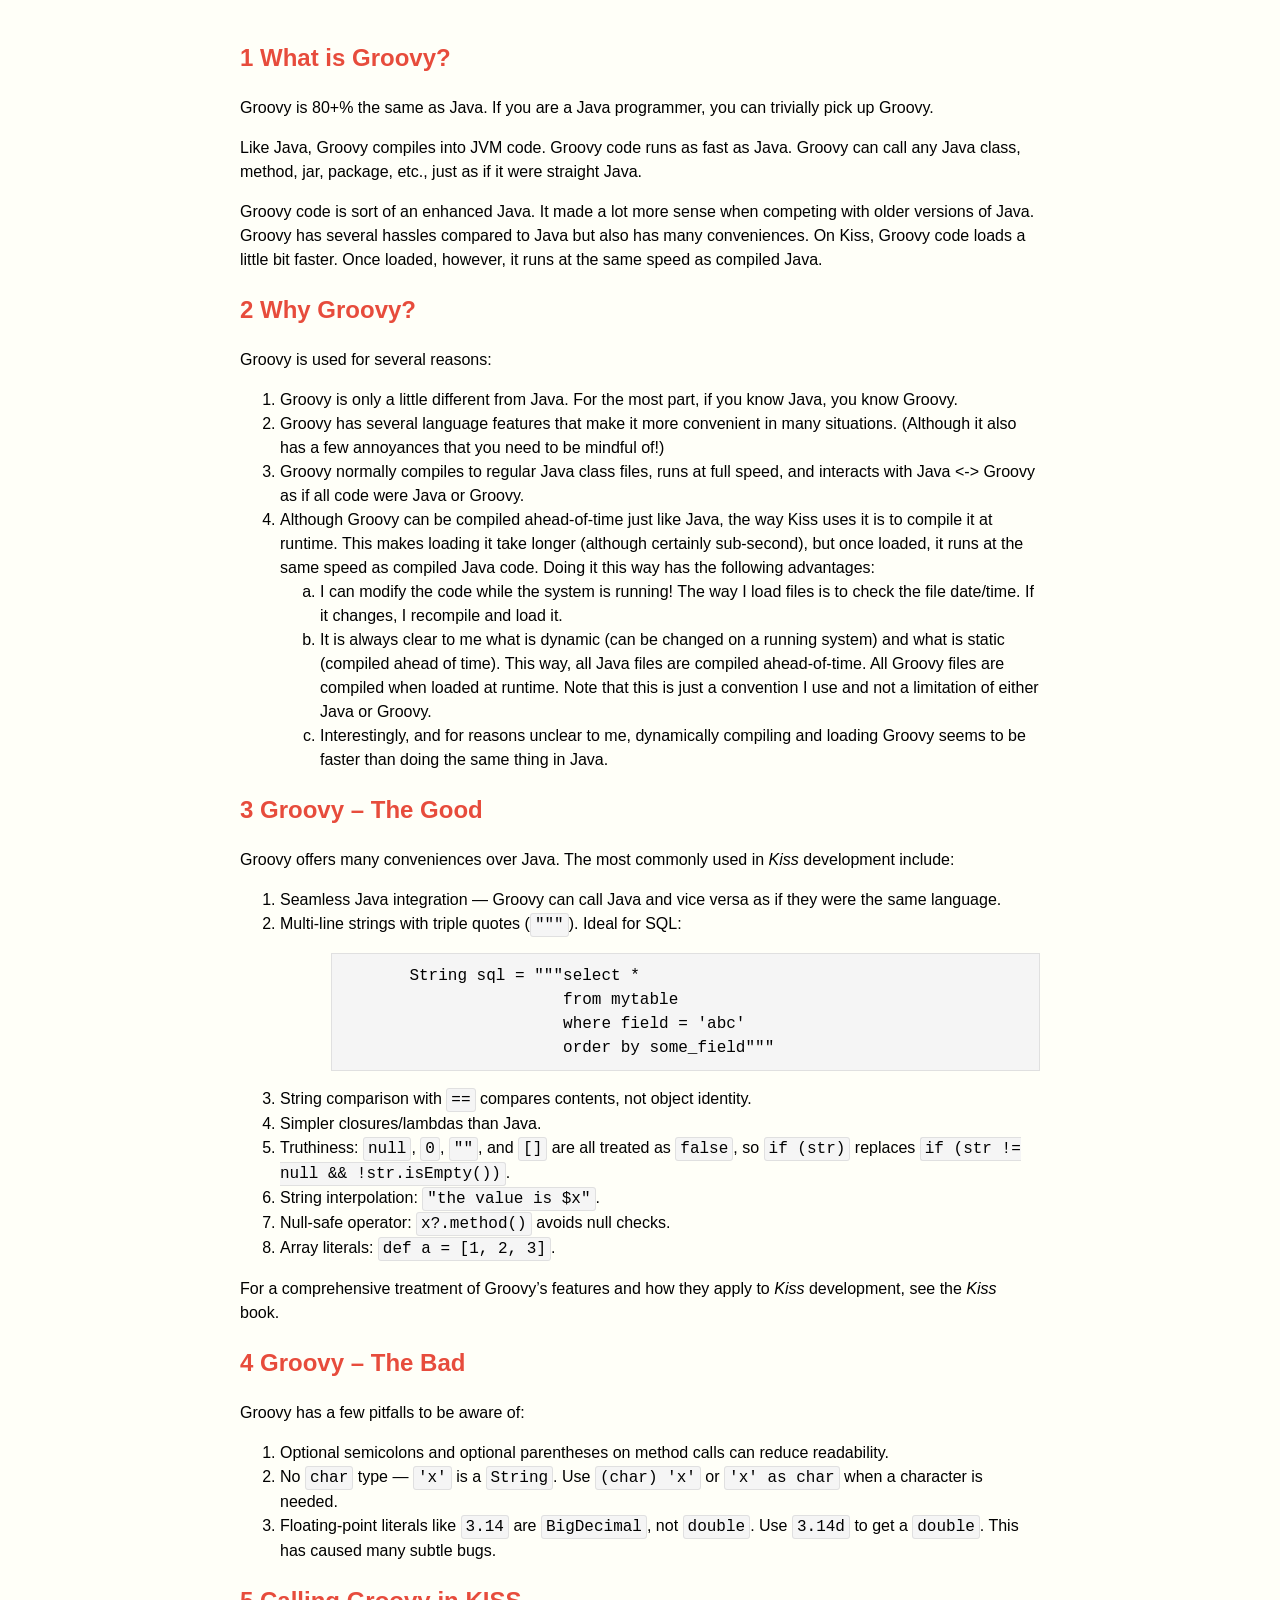
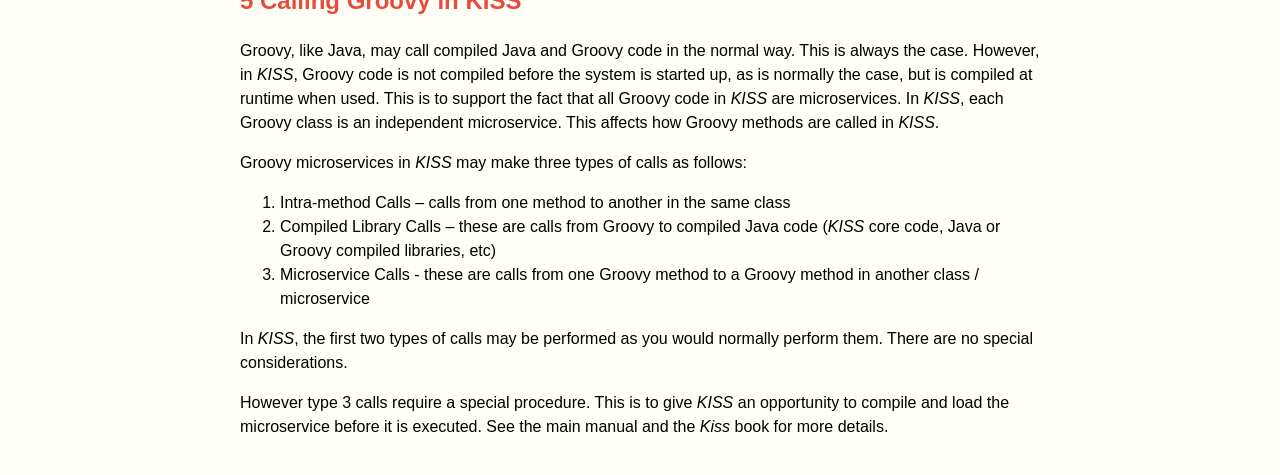
<file: manual/GroovyOverview.html>
<!DOCTYPE html>
<html>
<!-- Created by GNU Texinfo 7.2, https://www.gnu.org/software/texinfo/ -->
<head>
<meta http-equiv="Content-Type" content="text/html; charset=utf-8">
<title>Groovy Overview</title>

<meta name="description" content="Groovy Overview">
<meta name="keywords" content="Groovy Overview">
<meta name="resource-type" content="document">
<meta name="distribution" content="global">
<meta name="Generator" content="makeinfo">
<meta name="viewport" content="width=device-width,initial-scale=1">

<style type="text/css">
<!--
a.copiable-link {visibility: hidden; text-decoration: none; line-height: 0em}
div.example {margin-left: 3.2em}
span:hover a.copiable-link {visibility: visible}
-->
</style>


</head>

<body lang="en">


<style>
body {
	margin: 0 auto;
        padding: 20px;
        max-width: 800px;
	background-color: #fffff8; 
}
body {
    font-family: "Noto Sans", "Helvetica Neue", Helvetica, Arial, sans-serif;
    font-size: 16px;
    line-height: 1.5;
}
h1, h2, h3, h4, h5, h6 {
    color: #333; /* dark gray */
    margin-top: 20px;
}
a {
    color: #007BFF; /* blue */
    text-decoration: none;
}
a:hover {
    text-decoration: underline;
}
table {
    border-collapse: collapse;
    width: 100%;
}
table, th, td {
    border: 1px solid #ddd; /* light gray */
}
th, td {
    padding: 8px;
    text-align: left;
}
tr:nth-child(even) {
    background-color: #f2f2f2; /* very light gray */
}
pre, code {
    font-family: "Courier New", Courier, monospace;
    background-color: #f5f5f5; /* light grey */
    border: 1px solid #e0e0e0; /* slightly darker grey for the border */
    padding: 10px; /* space inside the box */
    overflow-x: auto; /* adds horizontal scroll if the content is too wide */
}
h1 {  /* section titles */
    color: #2c3e50; /* example dark blue color */
}

h2, h3, h4 {  /* subsection titles */
    color: #e74c3c; /* example red color */
}
:not(pre) > code {
    background-color: #f5f5f5; /* Light gray */
    padding: 2px 4px;  /* Adjust this value */
    border-radius: 3px; /* Optional: adds rounded corners */
    margin: 0;  /* Adjust if needed */
}

</style>




<div class="chapter-level-extent" id="What-is-Groovy_003f">
<h2 class="chapter"><span>1 What is Groovy?<a class="copiable-link" href="#What-is-Groovy_003f"> &para;</a></span></h2>


<p>Groovy is 80+% the same as Java.  If you are a Java programmer, you can
trivially pick up Groovy.
</p>
<p>Like Java, Groovy compiles into JVM code.  Groovy code runs as fast as
Java.  Groovy can call any Java class, method, jar, package, etc., just
as if it were straight Java.
</p>
<p>Groovy code is sort of an enhanced Java.  It made a lot more sense
when competing with older versions of Java.  Groovy has several
hassles compared to Java but also has many conveniences.  On Kiss,
Groovy code loads a little bit faster.  Once loaded, however, it runs
at the same speed as compiled Java.
</p>

</div>
<div class="chapter-level-extent" id="Why-Groovy_003f">
<h2 class="chapter"><span>2 Why Groovy?<a class="copiable-link" href="#Why-Groovy_003f"> &para;</a></span></h2>
<p>Groovy is used for several reasons:
</p>
<ol class="enumerate">
<li> Groovy is only a little different from Java.  For the most part, if
you know Java, you know Groovy.
</li><li> Groovy has several language features that make it
more convenient in many situations.  (Although it also has a few
annoyances that you need to be mindful of!)
</li><li> Groovy normally compiles to regular Java class files, runs at full
speed, and interacts with Java &lt;-&gt; Groovy as if all code were Java or
Groovy.
</li><li> Although Groovy can be compiled ahead-of-time just like Java, the
way Kiss uses it is to compile it at runtime.  This makes loading
it take longer (although certainly sub-second), but once loaded, it
runs at the same speed as compiled Java code.  Doing it this way
has the following advantages:
<ol class="enumerate" type="a" start="1">
<li> I can modify the code while the system is running!  The way I
load files is to check the file date/time.  If it changes, I
recompile and load it.
</li><li> It is always clear to me what is dynamic (can be changed on a
running system) and what is static (compiled ahead of time).
This way, all Java files are compiled ahead-of-time.  All Groovy files
are compiled when loaded at runtime.  Note that this is just a
convention I use and not a limitation of either Java or Groovy.
</li><li> Interestingly, and for reasons unclear to me, dynamically
compiling and loading Groovy seems to be
faster than doing the same thing in Java.
</li></ol>
</li></ol>

</div>
<div class="chapter-level-extent" id="Groovy-_002d_002d-The-Good">
<h2 class="chapter"><span>3 Groovy &ndash; The Good<a class="copiable-link" href="#Groovy-_002d_002d-The-Good"> &para;</a></span></h2>

<p>Groovy offers many conveniences over Java.  The most commonly used
in <em class="emph">Kiss</em> development include:
</p>
<ol class="enumerate">
<li> Seamless Java integration &mdash; Groovy can call Java and vice versa
as if they were the same language.
</li><li> Multi-line strings with triple quotes (<code class="code">&quot;&quot;&quot;</code>).  Ideal for SQL:
<div class="example">
<pre class="example-preformatted">       String sql = &quot;&quot;&quot;select *
                       from mytable
                       where field = 'abc'
                       order by some_field&quot;&quot;&quot;
</pre></div>
</li><li> String comparison with <code class="code">==</code> compares contents, not object identity.
</li><li> Simpler closures/lambdas than Java.
</li><li> Truthiness: <code class="code">null</code>, <code class="code">0</code>, <code class="code">&quot;&quot;</code>, and <code class="code">[]</code> are all
treated as <code class="code">false</code>, so <code class="code">if (str)</code> replaces
<code class="code">if (str != null &amp;&amp; !str.isEmpty())</code>.
</li><li> String interpolation: <code class="code">&quot;the value is $x&quot;</code>.
</li><li> Null-safe operator: <code class="code">x?.method()</code> avoids null checks.
</li><li> Array literals: <code class="code">def a = [1, 2, 3]</code>.
</li></ol>

<p>For a comprehensive treatment of Groovy&rsquo;s features and how they apply
to <em class="emph">Kiss</em> development, see the <em class="emph">Kiss</em> book.
</p>
</div>
<div class="chapter-level-extent" id="Groovy-_002d_002d-The-Bad">
<h2 class="chapter"><span>4 Groovy &ndash; The Bad<a class="copiable-link" href="#Groovy-_002d_002d-The-Bad"> &para;</a></span></h2>
<p>Groovy has a few pitfalls to be aware of:
</p>
<ol class="enumerate">
<li> Optional semicolons and optional parentheses on method calls can
reduce readability.
</li><li> No <code class="code">char</code> type &mdash; <code class="code">'x'</code> is a <code class="code">String</code>.
Use <code class="code">(char) 'x'</code> or <code class="code">'x' as char</code> when a character is needed.
</li><li> Floating-point literals like <code class="code">3.14</code> are <code class="code">BigDecimal</code>, not
<code class="code">double</code>.  Use <code class="code">3.14d</code> to get a <code class="code">double</code>.  This has
caused many subtle bugs.
</li></ol>

</div>
<div class="chapter-level-extent" id="Calling-Groovy-in-KISS">
<h2 class="chapter"><span>5 Calling Groovy in KISS<a class="copiable-link" href="#Calling-Groovy-in-KISS"> &para;</a></span></h2>

<p>Groovy, like Java, may call compiled Java and Groovy code in the
normal way.  This is always the case.  However, in <em class="emph">KISS</em>, Groovy
code is not compiled before the system is started up, as is normally
the case, but is compiled at runtime when used.  This is to support
the fact that all Groovy code in <em class="emph">KISS</em> are microservices.
In <em class="emph">KISS</em>, each Groovy class is an independent microservice.
This affects how Groovy methods are called in <em class="emph">KISS</em>.
</p>
<p>Groovy microservices in <em class="emph">KISS</em> may make three types of calls as follows:
</p><ol class="enumerate">
<li> Intra-method Calls &ndash; calls from one method to another in the same class
</li><li> Compiled Library Calls &ndash; these are calls from Groovy to compiled Java
code (<em class="emph">KISS</em> core code, Java or Groovy compiled libraries, etc)
</li><li> Microservice Calls - these are calls from one Groovy method to a Groovy
method in another class / microservice
</li></ol>
<p>In <em class="emph">KISS</em>, the first two types of calls may be performed as you would normally
perform them.  There are no special considerations.
</p>
<p>However type 3 calls require a special procedure.  This is to give <em class="emph">KISS</em>
an opportunity to compile and load the microservice before it is executed.
See the main manual and the <em class="emph">Kiss</em> book for more details.
</p>
</div>



</body>
</html>
</file>
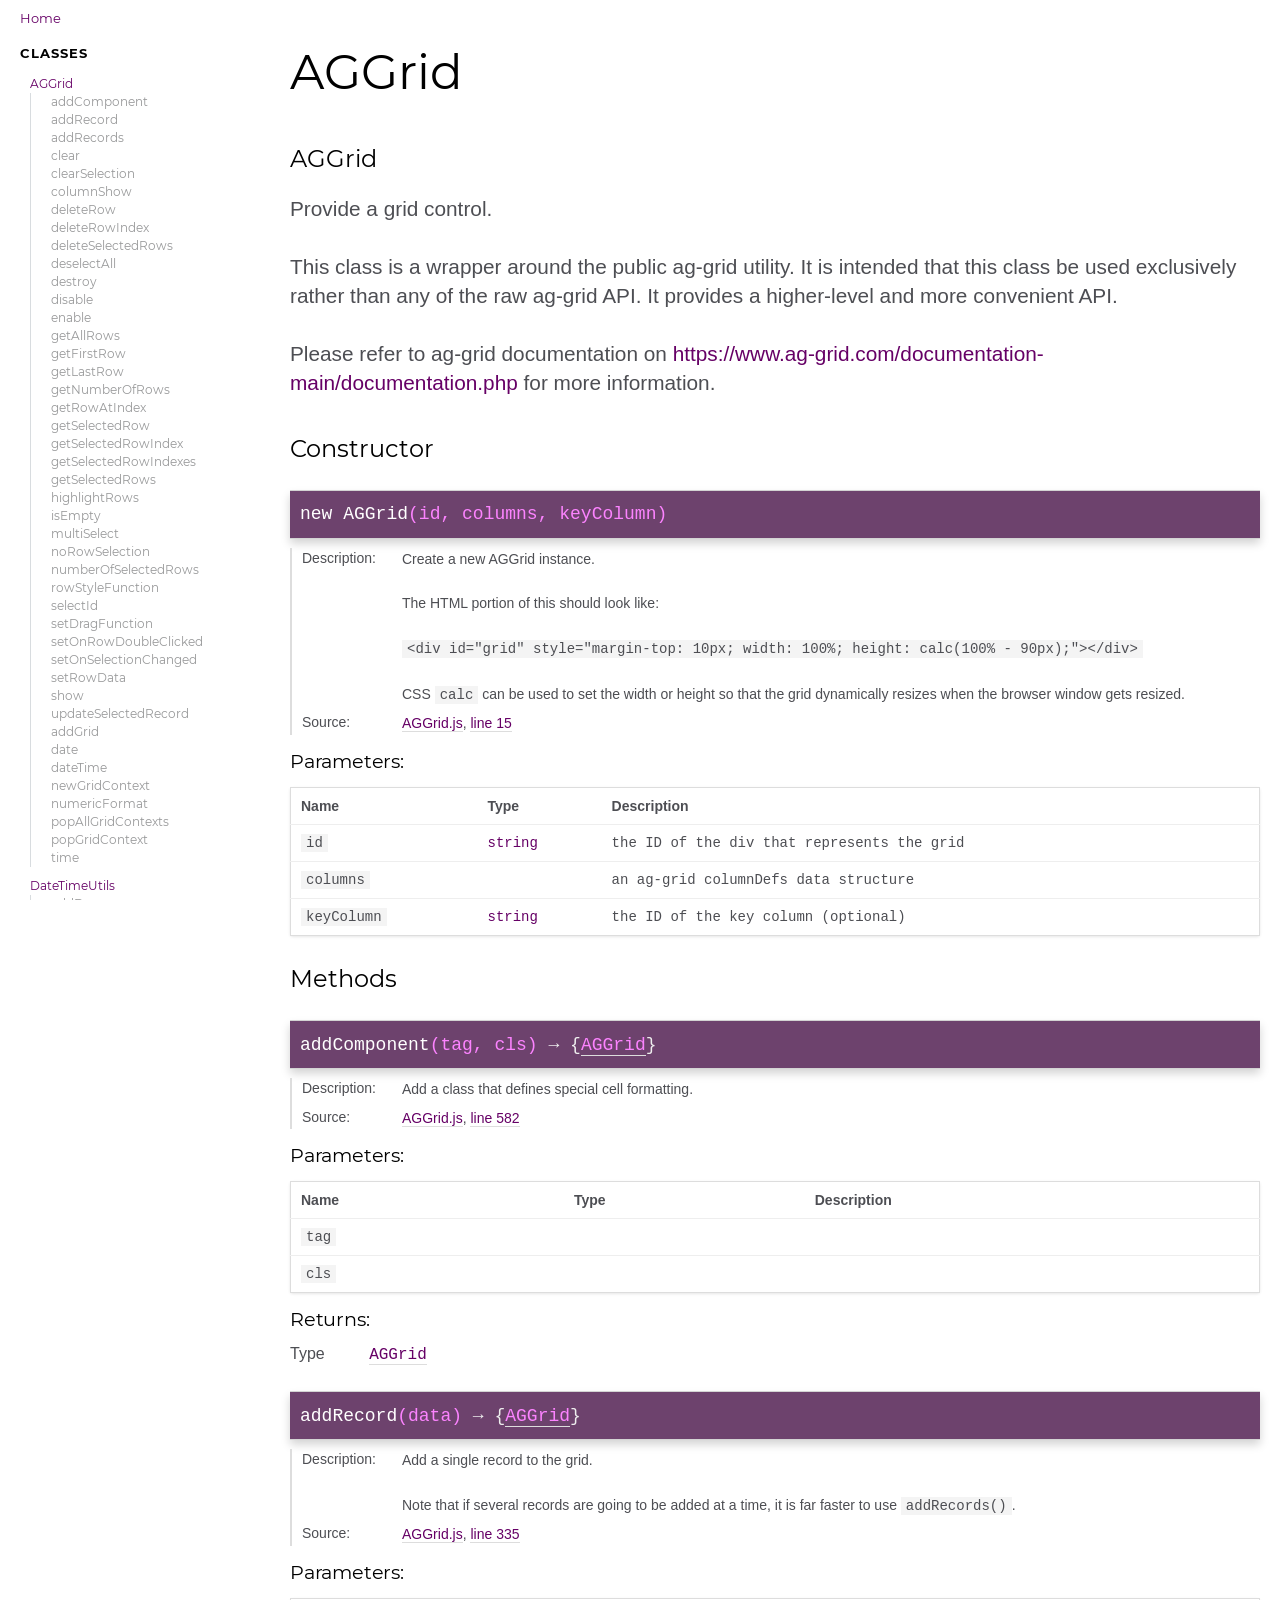
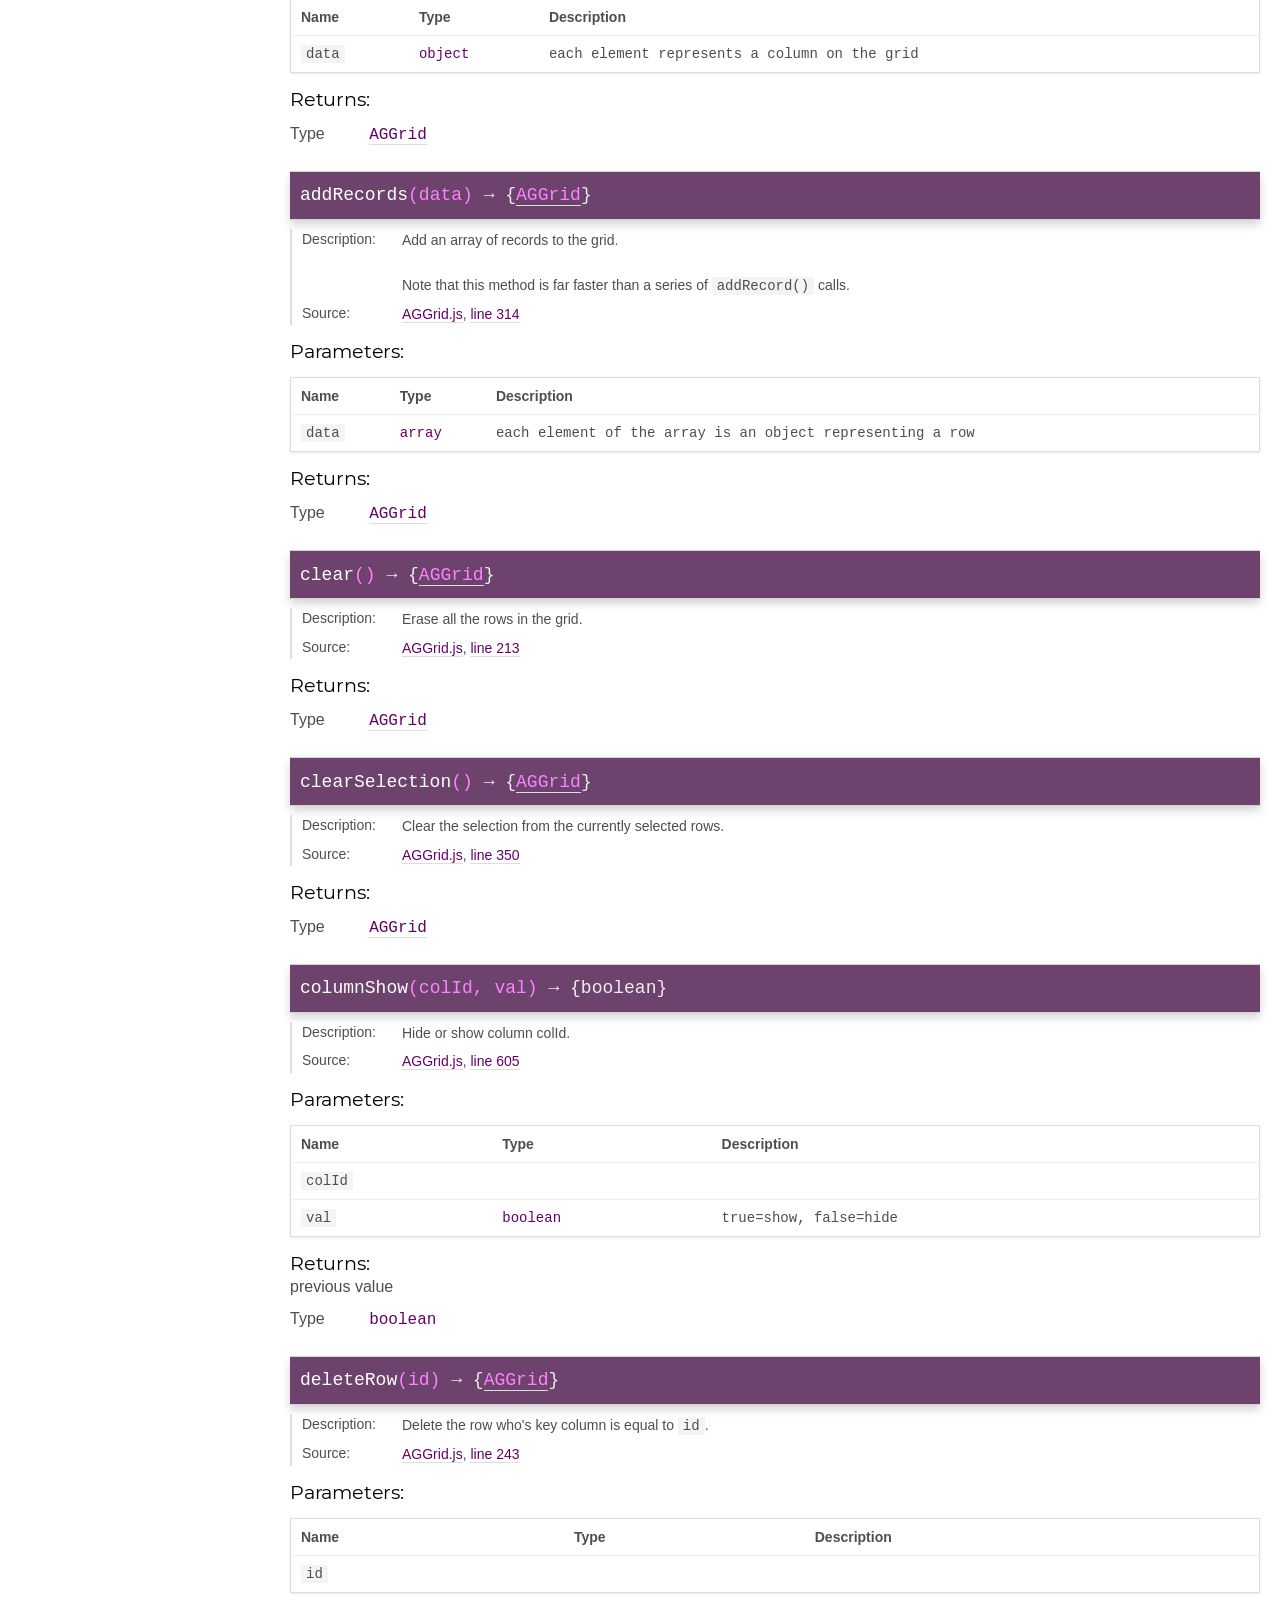
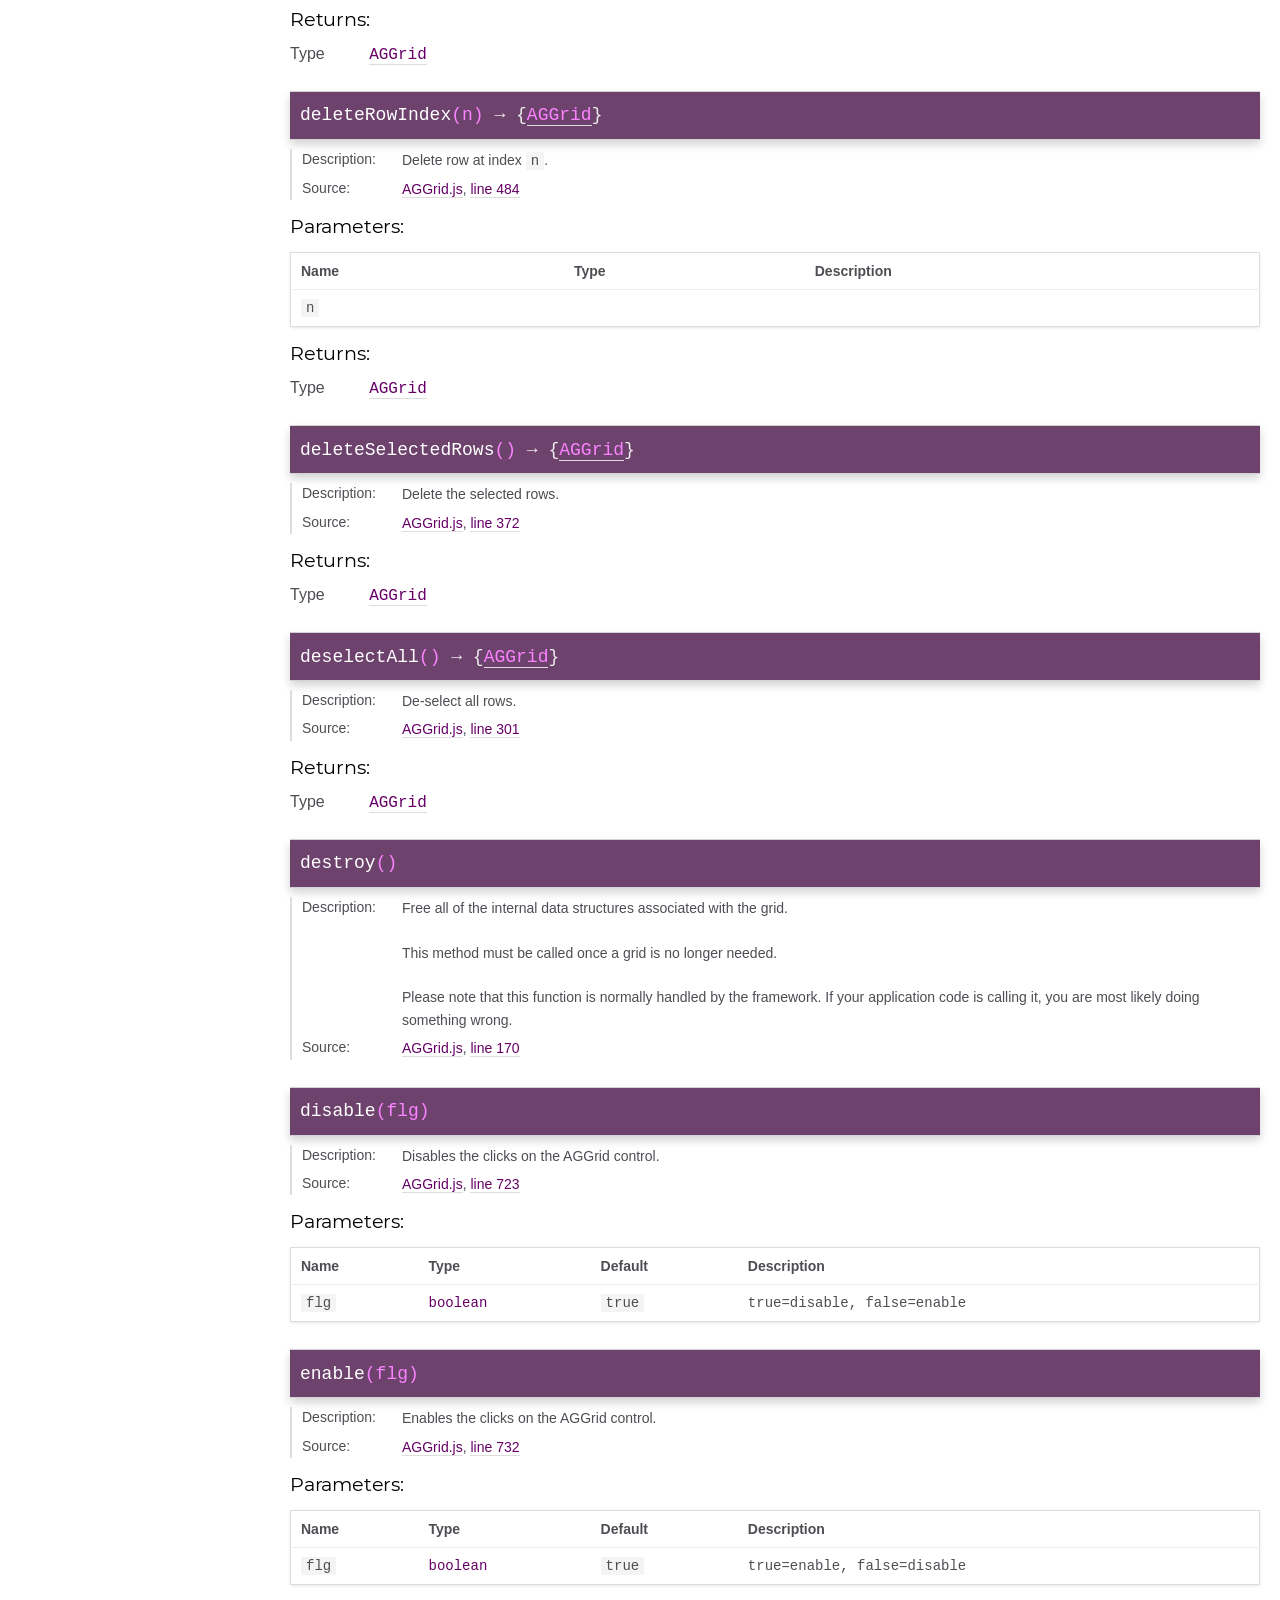
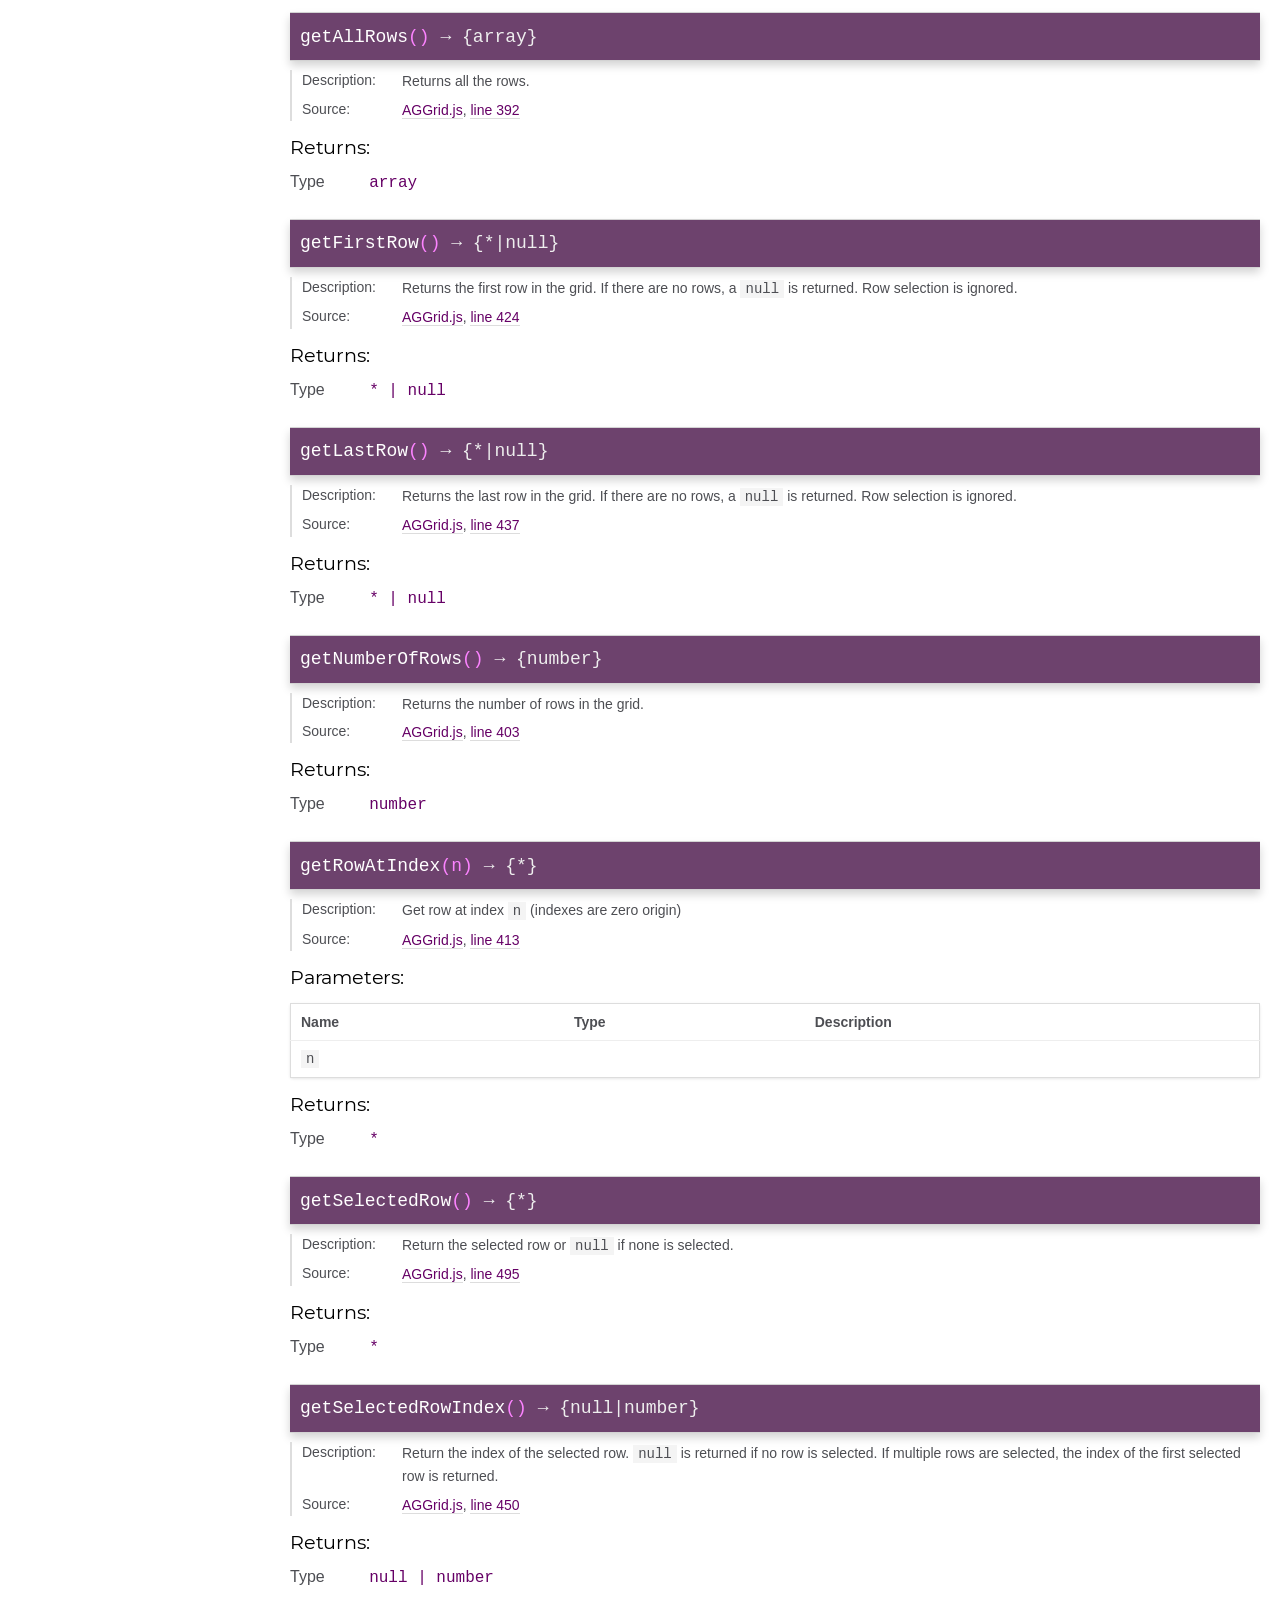
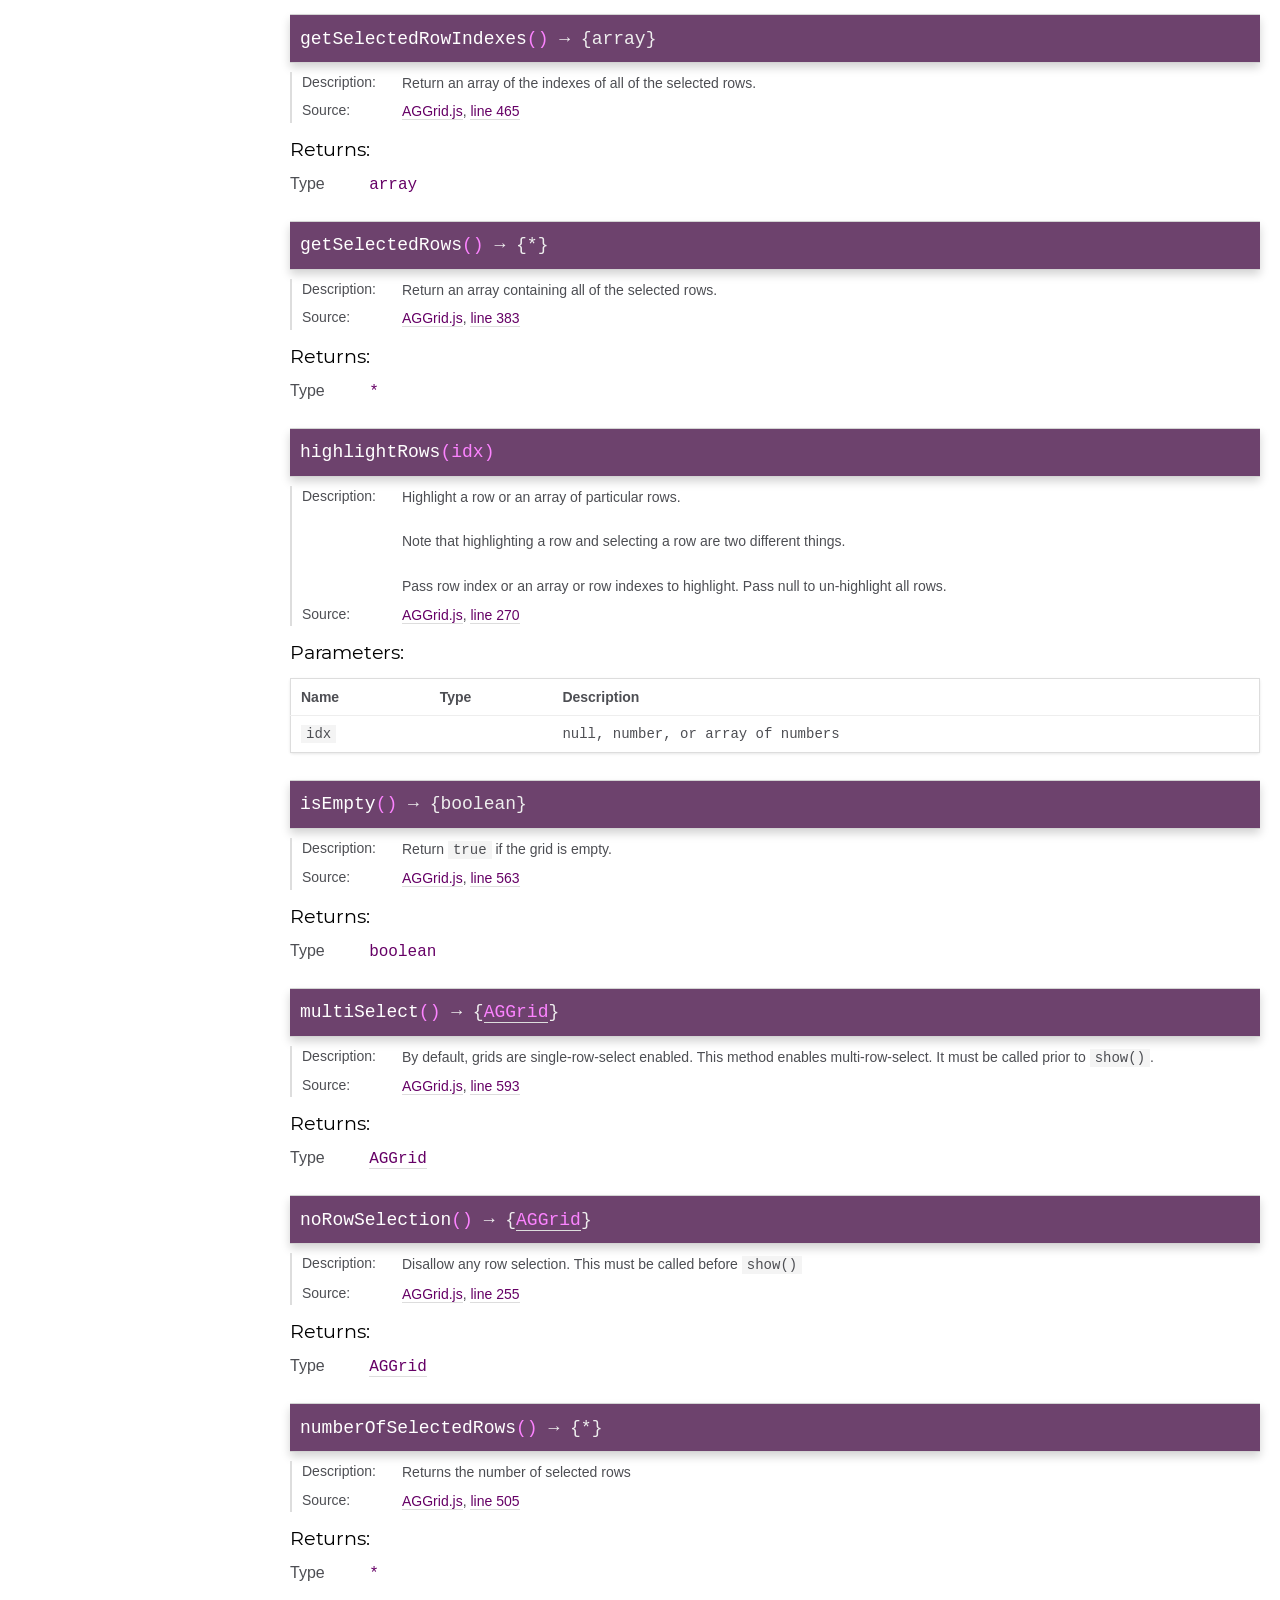
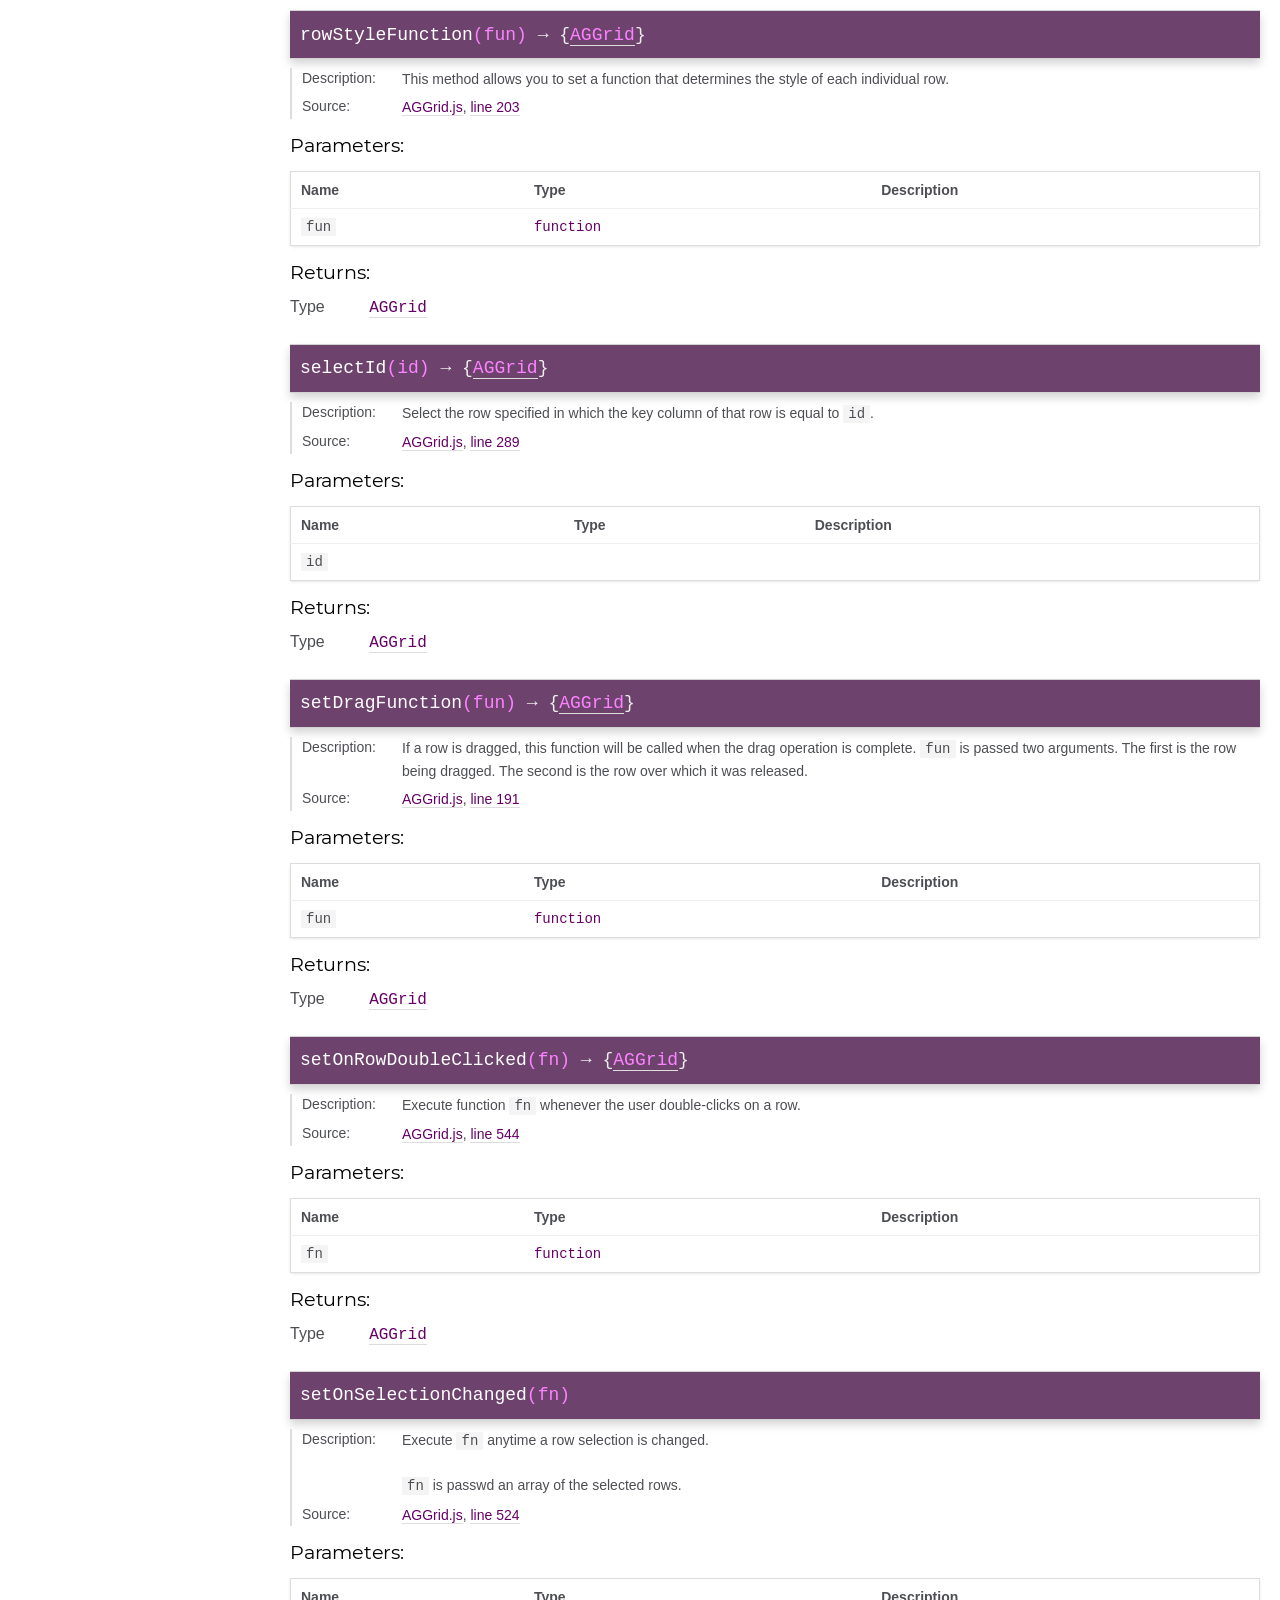
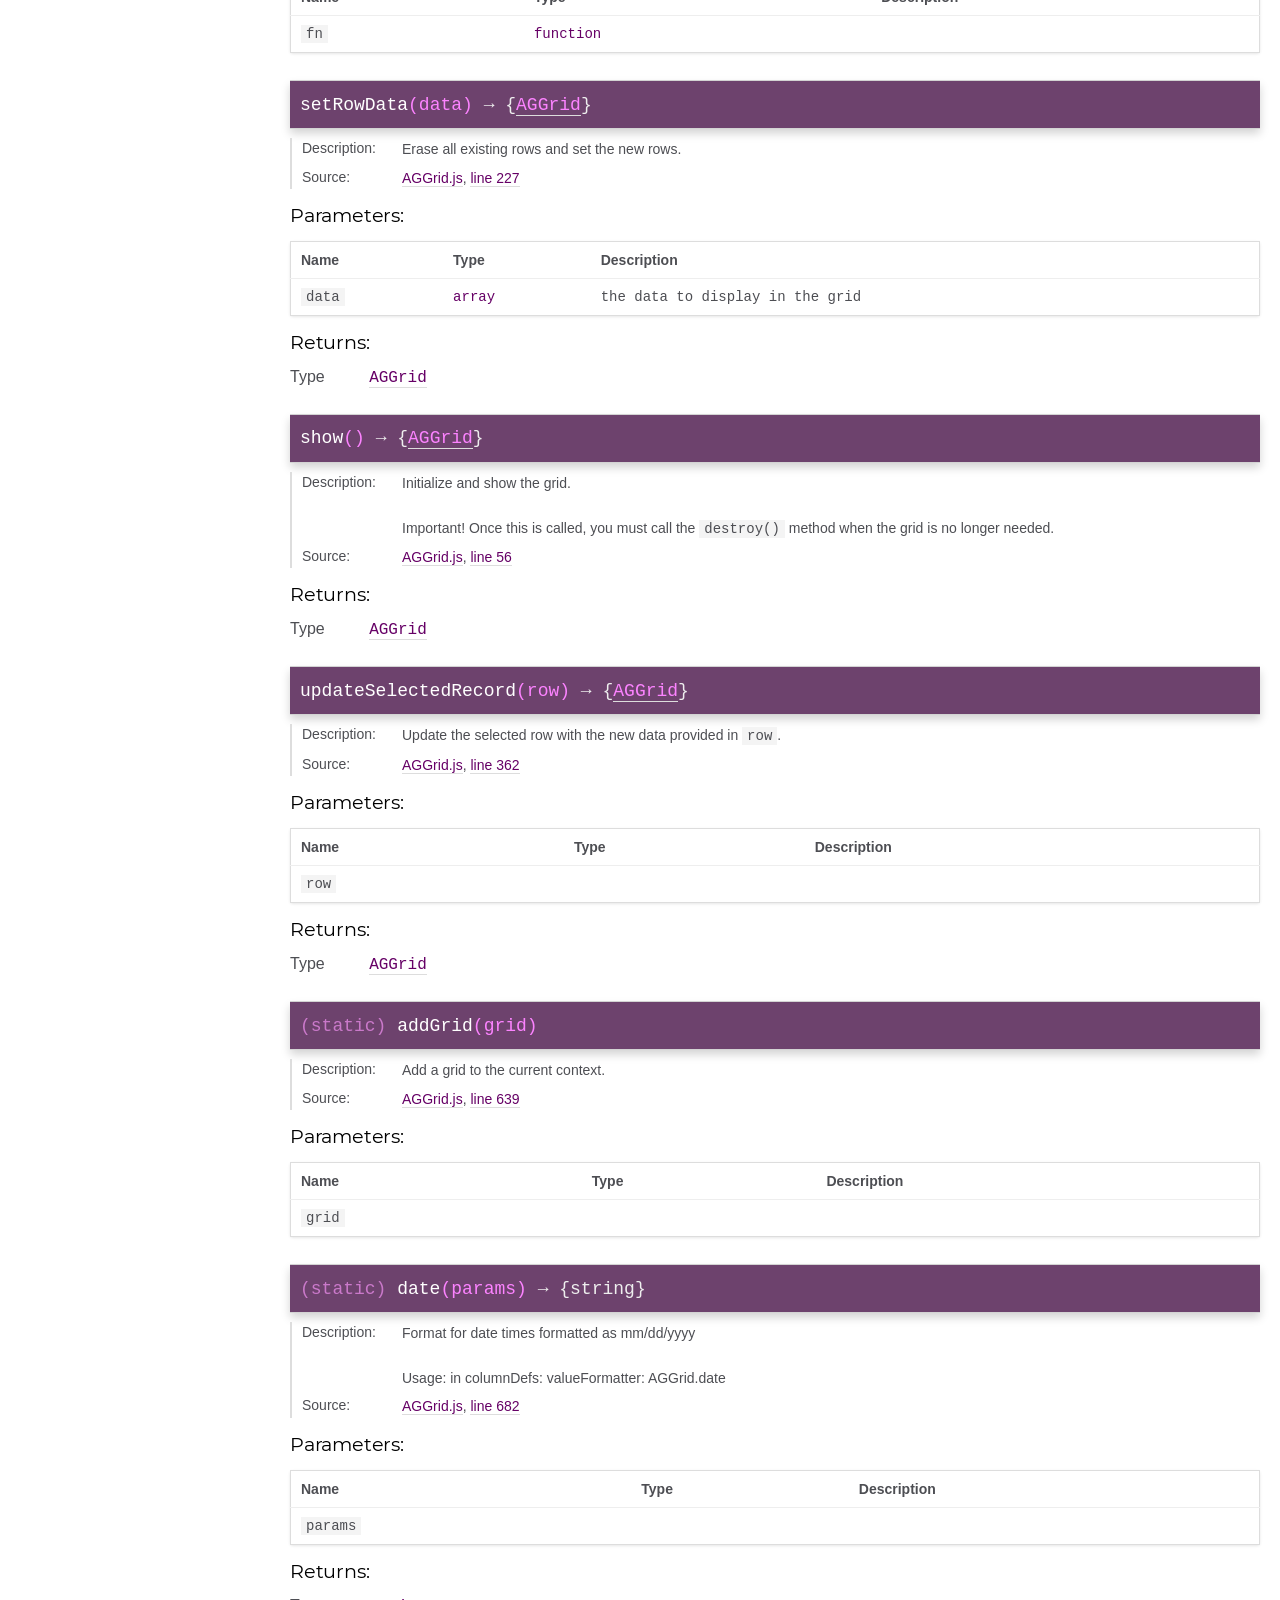
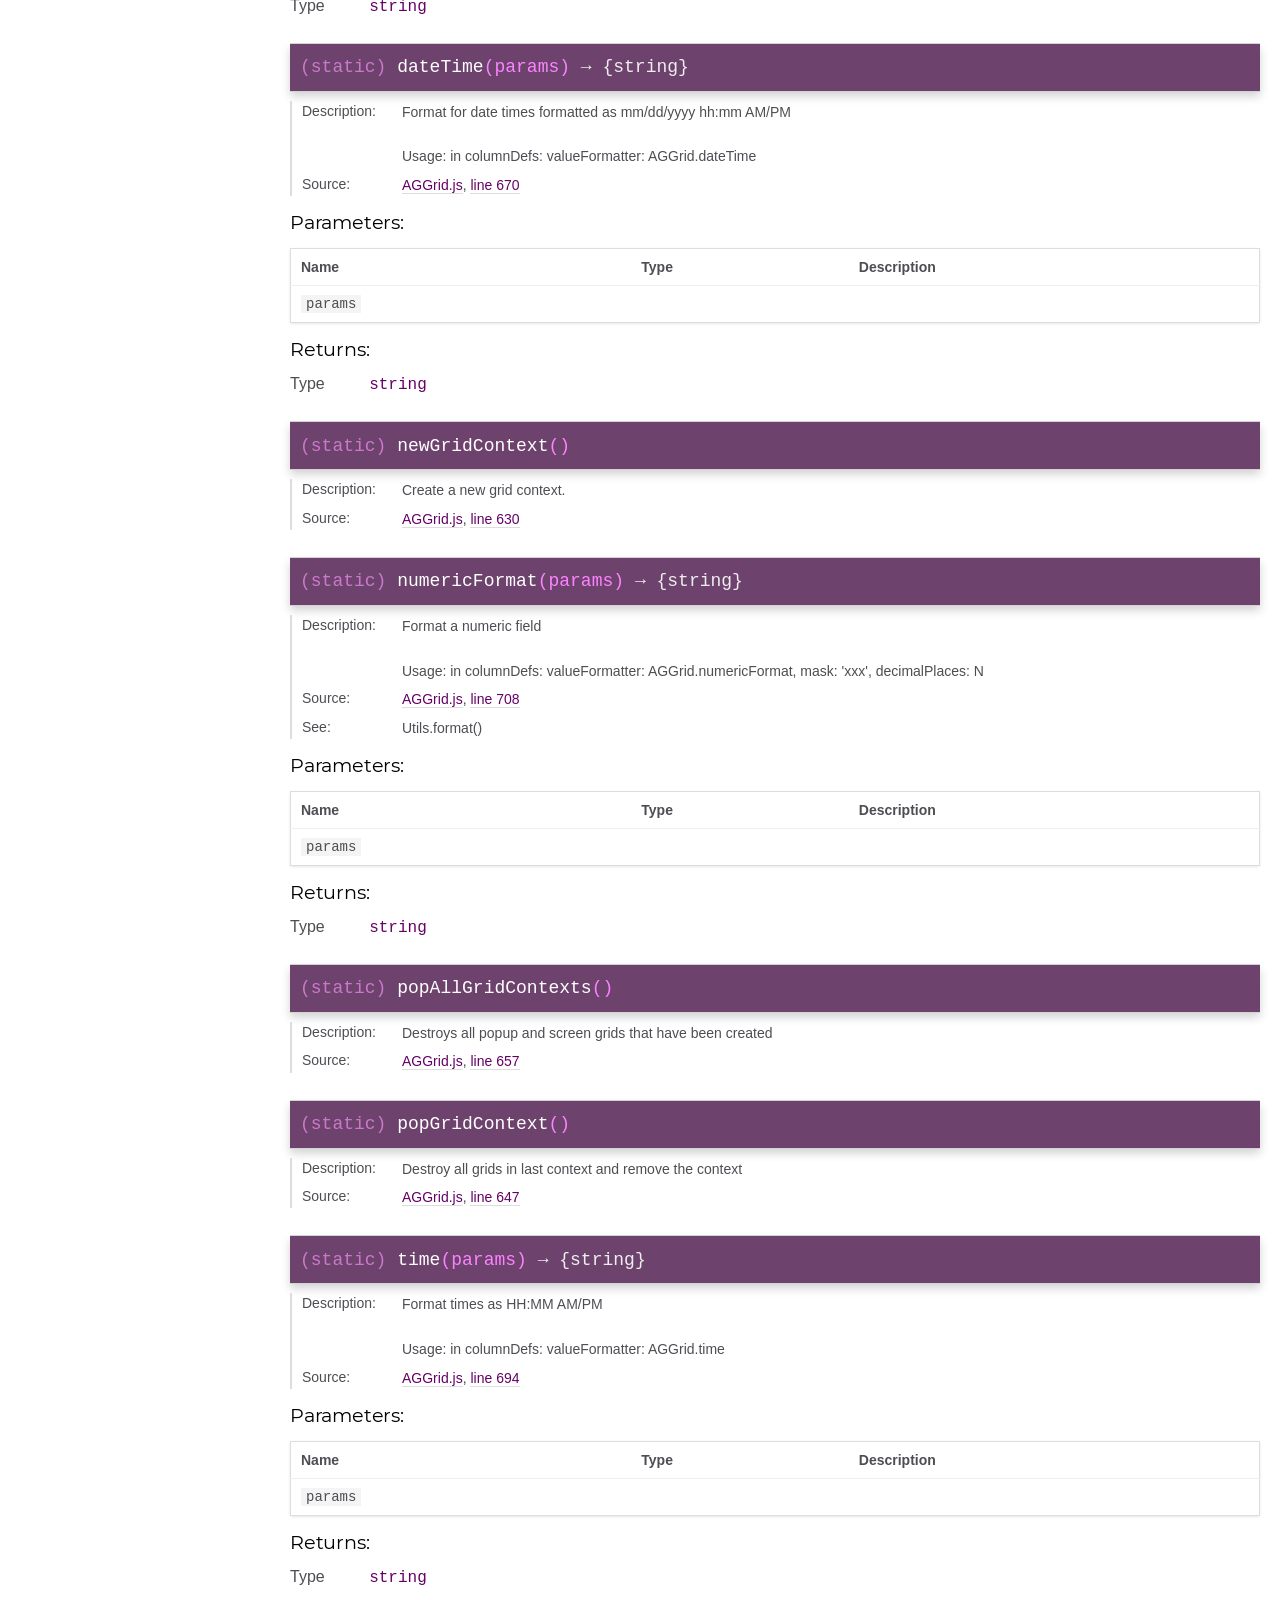
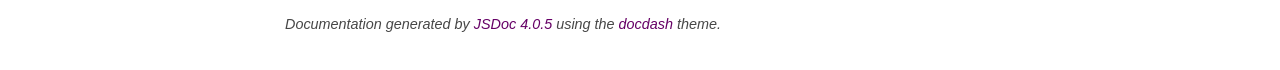
<file: manual/jsdoc/AGGrid.html>
<!DOCTYPE html>
<html lang="en">
<head>
    
    <meta charset="utf-8">
    <title>AGGrid - Documentation</title>
    
    
    <script src="scripts/prettify/prettify.js"></script>
    <script src="scripts/prettify/lang-css.js"></script>
    <!--[if lt IE 9]>
      <script src="//html5shiv.googlecode.com/svn/trunk/html5.js"></script>
    <![endif]-->
    <link type="text/css" rel="stylesheet" href="styles/prettify.css">
    <link type="text/css" rel="stylesheet" href="styles/jsdoc.css">
    <script src="scripts/nav.js" defer></script>
    
    <meta name="viewport" content="width=device-width, initial-scale=1.0">
</head>
<body>

<input type="checkbox" id="nav-trigger" class="nav-trigger" />
<label for="nav-trigger" class="navicon-button x">
  <div class="navicon"></div>
</label>

<label for="nav-trigger" class="overlay"></label>

<nav >
    
    
    <h2><a href="index.html">Home</a></h2><h3>Classes</h3><ul><li><a href="AGGrid.html">AGGrid</a><ul class='methods'><li data-type='method'><a href="AGGrid.html#addComponent">addComponent</a></li><li data-type='method'><a href="AGGrid.html#addRecord">addRecord</a></li><li data-type='method'><a href="AGGrid.html#addRecords">addRecords</a></li><li data-type='method'><a href="AGGrid.html#clear">clear</a></li><li data-type='method'><a href="AGGrid.html#clearSelection">clearSelection</a></li><li data-type='method'><a href="AGGrid.html#columnShow">columnShow</a></li><li data-type='method'><a href="AGGrid.html#deleteRow">deleteRow</a></li><li data-type='method'><a href="AGGrid.html#deleteRowIndex">deleteRowIndex</a></li><li data-type='method'><a href="AGGrid.html#deleteSelectedRows">deleteSelectedRows</a></li><li data-type='method'><a href="AGGrid.html#deselectAll">deselectAll</a></li><li data-type='method'><a href="AGGrid.html#destroy">destroy</a></li><li data-type='method'><a href="AGGrid.html#disable">disable</a></li><li data-type='method'><a href="AGGrid.html#enable">enable</a></li><li data-type='method'><a href="AGGrid.html#getAllRows">getAllRows</a></li><li data-type='method'><a href="AGGrid.html#getFirstRow">getFirstRow</a></li><li data-type='method'><a href="AGGrid.html#getLastRow">getLastRow</a></li><li data-type='method'><a href="AGGrid.html#getNumberOfRows">getNumberOfRows</a></li><li data-type='method'><a href="AGGrid.html#getRowAtIndex">getRowAtIndex</a></li><li data-type='method'><a href="AGGrid.html#getSelectedRow">getSelectedRow</a></li><li data-type='method'><a href="AGGrid.html#getSelectedRowIndex">getSelectedRowIndex</a></li><li data-type='method'><a href="AGGrid.html#getSelectedRowIndexes">getSelectedRowIndexes</a></li><li data-type='method'><a href="AGGrid.html#getSelectedRows">getSelectedRows</a></li><li data-type='method'><a href="AGGrid.html#highlightRows">highlightRows</a></li><li data-type='method'><a href="AGGrid.html#isEmpty">isEmpty</a></li><li data-type='method'><a href="AGGrid.html#multiSelect">multiSelect</a></li><li data-type='method'><a href="AGGrid.html#noRowSelection">noRowSelection</a></li><li data-type='method'><a href="AGGrid.html#numberOfSelectedRows">numberOfSelectedRows</a></li><li data-type='method'><a href="AGGrid.html#rowStyleFunction">rowStyleFunction</a></li><li data-type='method'><a href="AGGrid.html#selectId">selectId</a></li><li data-type='method'><a href="AGGrid.html#setDragFunction">setDragFunction</a></li><li data-type='method'><a href="AGGrid.html#setOnRowDoubleClicked">setOnRowDoubleClicked</a></li><li data-type='method'><a href="AGGrid.html#setOnSelectionChanged">setOnSelectionChanged</a></li><li data-type='method'><a href="AGGrid.html#setRowData">setRowData</a></li><li data-type='method'><a href="AGGrid.html#show">show</a></li><li data-type='method'><a href="AGGrid.html#updateSelectedRecord">updateSelectedRecord</a></li><li data-type='method'><a href="AGGrid.html#.addGrid">addGrid</a></li><li data-type='method'><a href="AGGrid.html#.date">date</a></li><li data-type='method'><a href="AGGrid.html#.dateTime">dateTime</a></li><li data-type='method'><a href="AGGrid.html#.newGridContext">newGridContext</a></li><li data-type='method'><a href="AGGrid.html#.numericFormat">numericFormat</a></li><li data-type='method'><a href="AGGrid.html#.popAllGridContexts">popAllGridContexts</a></li><li data-type='method'><a href="AGGrid.html#.popGridContext">popGridContext</a></li><li data-type='method'><a href="AGGrid.html#.time">time</a></li></ul></li><li><a href="DateTimeUtils.html">DateTimeUtils</a><ul class='methods'><li data-type='method'><a href="DateTimeUtils.html#.addDays">addDays</a></li><li data-type='method'><a href="DateTimeUtils.html#.addHours">addHours</a></li><li data-type='method'><a href="DateTimeUtils.html#.addHours">addHours</a></li><li data-type='method'><a href="DateTimeUtils.html#.addMinutes">addMinutes</a></li><li data-type='method'><a href="DateTimeUtils.html#.addMinutes">addMinutes</a></li><li data-type='method'><a href="DateTimeUtils.html#.addMonths">addMonths</a></li><li data-type='method'><a href="DateTimeUtils.html#.addYears">addYears</a></li><li data-type='method'><a href="DateTimeUtils.html#.create">create</a></li><li data-type='method'><a href="DateTimeUtils.html#.createDate">createDate</a></li><li data-type='method'><a href="DateTimeUtils.html#.dateOnlyEpoch">dateOnlyEpoch</a></li><li data-type='method'><a href="DateTimeUtils.html#.dateToStd">dateToStd</a></li><li data-type='method'><a href="DateTimeUtils.html#.diffMinutes">diffMinutes</a></li><li data-type='method'><a href="DateTimeUtils.html#.displayEpochToEpoch">displayEpochToEpoch</a></li><li data-type='method'><a href="DateTimeUtils.html#.epochFromDateAndTime">epochFromDateAndTime</a></li><li data-type='method'><a href="DateTimeUtils.html#.epochToDisplayEpoch">epochToDisplayEpoch</a></li><li data-type='method'><a href="DateTimeUtils.html#.formatDate">formatDate</a></li><li data-type='method'><a href="DateTimeUtils.html#.formatDateLong">formatDateLong</a></li><li data-type='method'><a href="DateTimeUtils.html#.formatDateTime">formatDateTime</a></li><li data-type='method'><a href="DateTimeUtils.html#.getDate">getDate</a></li><li data-type='method'><a href="DateTimeUtils.html#.getLocalTimezoneLongText">getLocalTimezoneLongText</a></li><li data-type='method'><a href="DateTimeUtils.html#.getLocalTimezoneShortText">getLocalTimezoneShortText</a></li><li data-type='method'><a href="DateTimeUtils.html#.getTime">getTime</a></li><li data-type='method'><a href="DateTimeUtils.html#.getTimeZoneOffsetMs">getTimeZoneOffsetMs</a></li><li data-type='method'><a href="DateTimeUtils.html#.localZone">localZone</a></li><li data-type='method'><a href="DateTimeUtils.html#.newYmdhm">newYmdhm</a></li><li data-type='method'><a href="DateTimeUtils.html#.now">now</a></li><li data-type='method'><a href="DateTimeUtils.html#.stdToDate">stdToDate</a></li><li data-type='method'><a href="DateTimeUtils.html#.timeOnlyEpoch">timeOnlyEpoch</a></li><li data-type='method'><a href="DateTimeUtils.html#.toDate">toDate</a></li><li data-type='method'><a href="DateTimeUtils.html#.toEpoch">toEpoch</a></li><li data-type='method'><a href="DateTimeUtils.html#.toIntDate">toIntDate</a></li><li data-type='method'><a href="DateTimeUtils.html#.toIntTime">toIntTime</a></li><li data-type='method'><a href="DateTimeUtils.html#.toMilliseconds">toMilliseconds</a></li><li data-type='method'><a href="DateTimeUtils.html#.toYmdhm">toYmdhm</a></li></ul></li><li><a href="DateUtils.html">DateUtils</a><ul class='methods'><li data-type='method'><a href="DateUtils.html#.SQLtoInt">SQLtoInt</a></li><li data-type='method'><a href="DateUtils.html#.calendar">calendar</a></li><li data-type='method'><a href="DateUtils.html#.dateAddDays">dateAddDays</a></li><li data-type='method'><a href="DateUtils.html#.dateToInt">dateToInt</a></li><li data-type='method'><a href="DateUtils.html#.day">day</a></li><li data-type='method'><a href="DateUtils.html#.dayOfWeek">dayOfWeek</a></li><li data-type='method'><a href="DateUtils.html#.dayOfWeekName">dayOfWeekName</a></li><li data-type='method'><a href="DateUtils.html#.daysDifference">daysDifference</a></li><li data-type='method'><a href="DateUtils.html#.detectDateFormat">detectDateFormat</a></li><li data-type='method'><a href="DateUtils.html#.intAddDays">intAddDays</a></li><li data-type='method'><a href="DateUtils.html#.intToDate">intToDate</a></li><li data-type='method'><a href="DateUtils.html#.intToSQL">intToSQL</a></li><li data-type='method'><a href="DateUtils.html#.intToStr2">intToStr2</a></li><li data-type='method'><a href="DateUtils.html#.intToStr4">intToStr4</a></li><li data-type='method'><a href="DateUtils.html#.isSQLDate">isSQLDate</a></li><li data-type='method'><a href="DateUtils.html#.isValid">isValid</a></li><li data-type='method'><a href="DateUtils.html#.julian">julian</a></li><li data-type='method'><a href="DateUtils.html#.longFormat">longFormat</a></li><li data-type='method'><a href="DateUtils.html#.millsToInt">millsToInt</a></li><li data-type='method'><a href="DateUtils.html#.month">month</a></li><li data-type='method'><a href="DateUtils.html#.monthName">monthName</a></li><li data-type='method'><a href="DateUtils.html#.monthsDifference">monthsDifference</a></li><li data-type='method'><a href="DateUtils.html#.strToInt">strToInt</a></li><li data-type='method'><a href="DateUtils.html#.toInt">toInt</a></li><li data-type='method'><a href="DateUtils.html#.today">today</a></li><li data-type='method'><a href="DateUtils.html#.year">year</a></li></ul></li><li><a href="Editor.html">Editor</a><ul class='methods'><li data-type='method'><a href="Editor.html#clear">clear</a></li><li data-type='method'><a href="Editor.html#dispose">dispose</a></li><li data-type='method'><a href="Editor.html#getHtml">getHtml</a></li><li data-type='method'><a href="Editor.html#getText">getText</a></li><li data-type='method'><a href="Editor.html#printEditorContent">printEditorContent</a></li><li data-type='method'><a href="Editor.html#readOnly">readOnly</a></li><li data-type='method'><a href="Editor.html#readWrite">readWrite</a></li><li data-type='method'><a href="Editor.html#setHtml">setHtml</a></li><li data-type='method'><a href="Editor.html#.addEditor">addEditor</a></li><li data-type='method'><a href="Editor.html#.create">create</a></li><li data-type='method'><a href="Editor.html#.newEditorContext">newEditorContext</a></li><li data-type='method'><a href="Editor.html#.popAllEditorContexts">popAllEditorContexts</a></li><li data-type='method'><a href="Editor.html#.popEditorContext">popEditorContext</a></li></ul></li><li><a href="MutableString.html">MutableString</a><ul class='methods'><li data-type='method'><a href="MutableString.html#append">append</a></li><li data-type='method'><a href="MutableString.html#charAt">charAt</a></li><li data-type='method'><a href="MutableString.html#clear">clear</a></li><li data-type='method'><a href="MutableString.html#delete">delete</a></li><li data-type='method'><a href="MutableString.html#insert">insert</a></li><li data-type='method'><a href="MutableString.html#length">length</a></li><li data-type='method'><a href="MutableString.html#prepend">prepend</a></li><li data-type='method'><a href="MutableString.html#removeFromEnd">removeFromEnd</a></li><li data-type='method'><a href="MutableString.html#removeFromStart">removeFromStart</a></li><li data-type='method'><a href="MutableString.html#replace">replace</a></li><li data-type='method'><a href="MutableString.html#setCharAt">setCharAt</a></li><li data-type='method'><a href="MutableString.html#toString">toString</a></li></ul></li><li><a href="NumberUtils.html">NumberUtils</a><ul class='methods'><li data-type='method'><a href="NumberUtils.html#.floatEqual">floatEqual</a></li><li data-type='method'><a href="NumberUtils.html#.round">round</a></li><li data-type='method'><a href="NumberUtils.html#.roundDown">roundDown</a></li><li data-type='method'><a href="NumberUtils.html#.roundUp">roundUp</a></li></ul></li><li><a href="Server.html">Server</a><ul class='methods'><li data-type='method'><a href="Server.html#.binaryCall">binaryCall</a></li><li data-type='method'><a href="Server.html#.call">call</a></li><li data-type='method'><a href="Server.html#.callAll">callAll</a></li><li data-type='method'><a href="Server.html#.fileUploadSend">fileUploadSend</a></li><li data-type='method'><a href="Server.html#.logout">logout</a></li><li data-type='method'><a href="Server.html#.setMaxInactivityHours">setMaxInactivityHours</a></li><li data-type='method'><a href="Server.html#.setMaxInactivityMinutes">setMaxInactivityMinutes</a></li><li data-type='method'><a href="Server.html#.setMaxInactivitySeconds">setMaxInactivitySeconds</a></li><li data-type='method'><a href="Server.html#.setURL">setURL</a></li></ul></li><li><a href="TimeUtils.html">TimeUtils</a><ul class='methods'><li data-type='method'><a href="TimeUtils.html#.addHours">addHours</a></li><li data-type='method'><a href="TimeUtils.html#.addMinutes">addMinutes</a></li><li data-type='method'><a href="TimeUtils.html#.current">current</a></li><li data-type='method'><a href="TimeUtils.html#.dateToTime">dateToTime</a></li><li data-type='method'><a href="TimeUtils.html#.diff">diff</a></li><li data-type='method'><a href="TimeUtils.html#.format">format</a></li><li data-type='method'><a href="TimeUtils.html#.formatLong">formatLong</a></li><li data-type='method'><a href="TimeUtils.html#.hours">hours</a></li><li data-type='method'><a href="TimeUtils.html#.isValid">isValid</a></li><li data-type='method'><a href="TimeUtils.html#.millsToInt">millsToInt</a></li><li data-type='method'><a href="TimeUtils.html#.minutes">minutes</a></li><li data-type='method'><a href="TimeUtils.html#.minutesToTime">minutesToTime</a></li><li data-type='method'><a href="TimeUtils.html#.strToInt">strToInt</a></li><li data-type='method'><a href="TimeUtils.html#.toInt">toInt</a></li><li data-type='method'><a href="TimeUtils.html#.totalMinutes">totalMinutes</a></li></ul></li><li><a href="Utils.html">Utils</a><ul class='methods'><li data-type='method'><a href="Utils.html#.appendChild">appendChild</a></li><li data-type='method'><a href="Utils.html#.assureArray">assureArray</a></li><li data-type='method'><a href="Utils.html#.beep">beep</a></li><li data-type='method'><a href="Utils.html#.cleanup">cleanup</a></li><li data-type='method'><a href="Utils.html#.clearAllEnterContexts">clearAllEnterContexts</a></li><li data-type='method'><a href="Utils.html#.clearSomeControlValueChanged">clearSomeControlValueChanged</a></li><li data-type='method'><a href="Utils.html#.cloneArrayShallow">cloneArrayShallow</a></li><li data-type='method'><a href="Utils.html#.convertToArray">convertToArray</a></li><li data-type='method'><a href="Utils.html#.countProperties">countProperties</a></li><li data-type='method'><a href="Utils.html#.didSomeControlValueChange">didSomeControlValueChange</a></li><li data-type='method'><a href="Utils.html#.drop">drop</a></li><li data-type='method'><a href="Utils.html#.eraseChildren">eraseChildren</a></li><li data-type='method'><a href="Utils.html#.fileNameExtension">fileNameExtension</a></li><li data-type='method'><a href="Utils.html#.fixCapitalization">fixCapitalization</a></li><li data-type='method'><a href="Utils.html#.format">format</a></li><li data-type='method'><a href="Utils.html#.formatSsn">formatSsn</a></li><li data-type='method'><a href="Utils.html#.formatb">formatb</a></li><li data-type='method'><a href="Utils.html#.getAndEraseData">getAndEraseData</a></li><li data-type='method'><a href="Utils.html#.getAppUrl">getAppUrl</a></li><li data-type='method'><a href="Utils.html#.getData">getData</a></li><li data-type='method'><a href="Utils.html#.getEmailFromAddressWithName">getEmailFromAddressWithName</a></li><li data-type='method'><a href="Utils.html#.getFileUploadCount">getFileUploadCount</a></li><li data-type='method'><a href="Utils.html#.getFileUploadFormData">getFileUploadFormData</a></li><li data-type='method'><a href="Utils.html#.getLastError">getLastError</a></li><li data-type='method'><a href="Utils.html#.getLastErrorDate">getLastErrorDate</a></li><li data-type='method'><a href="Utils.html#.getLocation">getLocation</a></li><li data-type='method'><a href="Utils.html#.getMilliseconds">getMilliseconds</a></li><li data-type='method'><a href="Utils.html#.getNameFromAddressWithName">getNameFromAddressWithName</a></li><li data-type='method'><a href="Utils.html#.getPageArgv">getPageArgv</a></li><li data-type='method'><a href="Utils.html#.getPageRetv">getPageRetv</a></li><li data-type='method'><a href="Utils.html#.getURLParam">getURLParam</a></li><li data-type='method'><a href="Utils.html#.globalEnterHandler">globalEnterHandler</a></li><li data-type='method'><a href="Utils.html#.htmlToText">htmlToText</a></li><li data-type='method'><a href="Utils.html#.isChangeChar">isChangeChar</a></li><li data-type='method'><a href="Utils.html#.isOnline">isOnline</a></li><li data-type='method'><a href="Utils.html#.isValidDomain">isValidDomain</a></li><li data-type='method'><a href="Utils.html#.isValidEmailAddress">isValidEmailAddress</a></li><li data-type='method'><a href="Utils.html#.isValidEmailAddressWithName">isValidEmailAddressWithName</a></li><li data-type='method'><a href="Utils.html#.isValidSsn">isValidSsn</a></li><li data-type='method'><a href="Utils.html#.keep">keep</a></li><li data-type='method'><a href="Utils.html#.loadPage">loadPage</a></li><li data-type='method'><a href="Utils.html#.makeDraggable">makeDraggable</a></li><li data-type='method'><a href="Utils.html#.newEnterContext">newEnterContext</a></li><li data-type='method'><a href="Utils.html#.openUrl">openUrl</a></li><li data-type='method'><a href="Utils.html#.popEnterContext">popEnterContext</a></li><li data-type='method'><a href="Utils.html#.popPage">popPage</a></li><li data-type='method'><a href="Utils.html#.popup_close">popup_close</a></li><li data-type='method'><a href="Utils.html#.popup_open">popup_open</a></li><li data-type='method'><a href="Utils.html#.popup_set_height">popup_set_height</a></li><li data-type='method'><a href="Utils.html#.popup_set_width">popup_set_width</a></li><li data-type='method'><a href="Utils.html#.pushPage">pushPage</a></li><li data-type='method'><a href="Utils.html#.rescan">rescan</a></li><li data-type='method'><a href="Utils.html#.saveData">saveData</a></li><li data-type='method'><a href="Utils.html#.setEnterFunction">setEnterFunction</a></li><li data-type='method'><a href="Utils.html#.setSomeControlValueChangeFunction">setSomeControlValueChangeFunction</a></li><li data-type='method'><a href="Utils.html#.showMessage">showMessage</a></li><li data-type='method'><a href="Utils.html#.showReport">showReport</a></li><li data-type='method'><a href="Utils.html#.someControlValueChanged">someControlValueChanged</a></li><li data-type='method'><a href="Utils.html#.splitEmailAddresses">splitEmailAddresses</a></li><li data-type='method'><a href="Utils.html#.take">take</a></li><li data-type='method'><a href="Utils.html#.textToHtml">textToHtml</a></li><li data-type='method'><a href="Utils.html#.toASCII">toASCII</a></li><li data-type='method'><a href="Utils.html#.toBase64">toBase64</a></li><li data-type='method'><a href="Utils.html#.toNumber">toNumber</a></li><li data-type='method'><a href="Utils.html#.toggleFullscreen">toggleFullscreen</a></li><li data-type='method'><a href="Utils.html#.useComponent">useComponent</a></li><li data-type='method'><a href="Utils.html#.useTaglessComponent">useTaglessComponent</a></li><li data-type='method'><a href="Utils.html#.uuid">uuid</a></li><li data-type='method'><a href="Utils.html#.waitMessage">waitMessage</a></li><li data-type='method'><a href="Utils.html#.waitMessageEnd">waitMessageEnd</a></li><li data-type='method'><a href="Utils.html#.yesNo">yesNo</a></li></ul></li><li><a href="components.html">components</a><ul class='methods'><li data-type='method'><a href="components.html#.check_box">check_box</a></li><li data-type='method'><a href="components.html#.date_input">date_input</a></li><li data-type='method'><a href="components.html#.drop_down">drop_down</a></li><li data-type='method'><a href="components.html#.duration_input">duration_input</a></li><li data-type='method'><a href="components.html#.file_upload">file_upload</a></li><li data-type='method'><a href="components.html#.list_box">list_box</a></li><li data-type='method'><a href="components.html#.native_date_input">native_date_input</a></li><li data-type='method'><a href="components.html#.numeric_input">numeric_input</a></li><li data-type='method'><a href="components.html#.picture">picture</a></li><li data-type='method'><a href="components.html#.popup">popup</a></li><li data-type='method'><a href="components.html#.push_button">push_button</a></li><li data-type='method'><a href="components.html#.radio_button">radio_button</a></li><li data-type='method'><a href="components.html#.text_input">text_input</a></li><li data-type='method'><a href="components.html#.text_label">text_label</a></li><li data-type='method'><a href="components.html#.textbox_input">textbox_input</a></li><li data-type='method'><a href="components.html#.time_input">time_input</a></li></ul></li></ul><h3>Global</h3><ul><li><a href="global.html#$$">$$</a></li><li><a href="global.html#DOMUtils">DOMUtils</a></li><li><a href="global.html#DateTimeUtils.">DateTimeUtils.</a></li></ul>
    
</nav>

<div id="main">
    
    <h1 class="page-title">AGGrid</h1>
    

    




<section>

<header>
    
        <h2>
        
            AGGrid
        
        </h2>
        
            <div class="class-description usertext">Provide a grid control.
<br><br>
This class is a wrapper around the public ag-grid utility.  It is intended that this class be used exclusively
rather than any of the raw ag-grid API.  It provides a higher-level and more convenient API.
<br><br>
Please refer to ag-grid documentation on <a href="https://www.ag-grid.com/documentation-main/documentation.php">https://www.ag-grid.com/documentation-main/documentation.php</a> for more information.</div>
        
    
</header>

<article>
    
        <div class="container-overview">
        
            

    
    <h2>Constructor</h2>
    

    <h4 class="name" id="AGGrid"><span class="type-signature"></span>new AGGrid<span class="signature">(id, columns, keyColumn)</span><span class="type-signature"></span></h4>

    




<dl class="details">
    
    <dt class="tag-description">Description:</dt>
    <dd class="tag-description"><ul class="dummy"><li>Create a new AGGrid instance.
<br><br>
The HTML portion of this should look like:
<br><br>
<code>&lt;div id="grid" style="margin-top: 10px; width: 100%; height: calc(100% - 90px);"&gt;&lt;/div&gt;</code>
<br><br>
CSS <code>calc</code> can be used to set the width or height so that the grid dynamically resizes when the browser window
gets resized.</li></ul></dd>
    

    
    <dt class="tag-source">Source:</dt>
    <dd class="tag-source"><ul class="dummy"><li>
        <a href="AGGrid.js.html">AGGrid.js</a>, <a href="AGGrid.js.html#line15">line 15</a>
    </li></ul></dd>
    

    

    

    

    

    

    

    

    

    

    

    

    

    

    

    
</dl>













    <h5 class="h5-parameters">Parameters:</h5>
    

<table class="params">
    <thead>
    <tr>
        
        <th>Name</th>
        

        <th>Type</th>

        

        

        <th class="last">Description</th>
    </tr>
    </thead>

    <tbody>
    

        <tr>
            
                <td class="name"><code>id</code></td>
            

            <td class="type">
            
                
<span class="param-type">string</span>



            
            </td>

            

            

            <td class="description last">the ID of the div that represents the grid</td>
        </tr>

    

        <tr>
            
                <td class="name"><code>columns</code></td>
            

            <td class="type">
            
            </td>

            

            

            <td class="description last">an ag-grid columnDefs data structure</td>
        </tr>

    

        <tr>
            
                <td class="name"><code>keyColumn</code></td>
            

            <td class="type">
            
                
<span class="param-type">string</span>



            
            </td>

            

            

            <td class="description last">the ID of the key column (optional)</td>
        </tr>

    
    </tbody>
</table>



















        
        </div>
    

    

    

    
    
    

     

    

    

    
        <h3 class="subsection-title">Methods</h3>

        
            

    

    <h4 class="name" id="addComponent"><span class="type-signature"></span>addComponent<span class="signature">(tag, cls)</span><span class="type-signature"> &rarr; {<a href="AGGrid.html">AGGrid</a>}</span></h4>

    




<dl class="details">
    
    <dt class="tag-description">Description:</dt>
    <dd class="tag-description"><ul class="dummy"><li>Add a class that defines special cell formatting.</li></ul></dd>
    

    
    <dt class="tag-source">Source:</dt>
    <dd class="tag-source"><ul class="dummy"><li>
        <a href="AGGrid.js.html">AGGrid.js</a>, <a href="AGGrid.js.html#line582">line 582</a>
    </li></ul></dd>
    

    

    

    

    

    

    

    

    

    

    

    

    

    

    

    
</dl>













    <h5 class="h5-parameters">Parameters:</h5>
    

<table class="params">
    <thead>
    <tr>
        
        <th>Name</th>
        

        <th>Type</th>

        

        

        <th class="last">Description</th>
    </tr>
    </thead>

    <tbody>
    

        <tr>
            
                <td class="name"><code>tag</code></td>
            

            <td class="type">
            
            </td>

            

            

            <td class="description last"></td>
        </tr>

    

        <tr>
            
                <td class="name"><code>cls</code></td>
            

            <td class="type">
            
            </td>

            

            

            <td class="description last"></td>
        </tr>

    
    </tbody>
</table>
















<h5 class="h5-returns">Returns:</h5>

        


<dl class="param-type">
    <dt>
        Type
    </dt>
    <dd>
        
<span class="param-type"><a href="AGGrid.html">AGGrid</a></span>



    </dd>
</dl>

    



        
            

    

    <h4 class="name" id="addRecord"><span class="type-signature"></span>addRecord<span class="signature">(data)</span><span class="type-signature"> &rarr; {<a href="AGGrid.html">AGGrid</a>}</span></h4>

    




<dl class="details">
    
    <dt class="tag-description">Description:</dt>
    <dd class="tag-description"><ul class="dummy"><li>Add a single record to the grid.
<br><br>
Note that if several records are going to be added at a time, it is far faster to use <code>addRecords()</code>.</li></ul></dd>
    

    
    <dt class="tag-source">Source:</dt>
    <dd class="tag-source"><ul class="dummy"><li>
        <a href="AGGrid.js.html">AGGrid.js</a>, <a href="AGGrid.js.html#line335">line 335</a>
    </li></ul></dd>
    

    

    

    

    

    

    

    

    

    

    

    

    

    

    

    
</dl>













    <h5 class="h5-parameters">Parameters:</h5>
    

<table class="params">
    <thead>
    <tr>
        
        <th>Name</th>
        

        <th>Type</th>

        

        

        <th class="last">Description</th>
    </tr>
    </thead>

    <tbody>
    

        <tr>
            
                <td class="name"><code>data</code></td>
            

            <td class="type">
            
                
<span class="param-type">object</span>



            
            </td>

            

            

            <td class="description last">each element represents a column on the grid</td>
        </tr>

    
    </tbody>
</table>
















<h5 class="h5-returns">Returns:</h5>

        


<dl class="param-type">
    <dt>
        Type
    </dt>
    <dd>
        
<span class="param-type"><a href="AGGrid.html">AGGrid</a></span>



    </dd>
</dl>

    



        
            

    

    <h4 class="name" id="addRecords"><span class="type-signature"></span>addRecords<span class="signature">(data)</span><span class="type-signature"> &rarr; {<a href="AGGrid.html">AGGrid</a>}</span></h4>

    




<dl class="details">
    
    <dt class="tag-description">Description:</dt>
    <dd class="tag-description"><ul class="dummy"><li>Add an array of records to the grid.
<br><br>
Note that this method is far faster than a series of <code>addRecord()</code> calls.</li></ul></dd>
    

    
    <dt class="tag-source">Source:</dt>
    <dd class="tag-source"><ul class="dummy"><li>
        <a href="AGGrid.js.html">AGGrid.js</a>, <a href="AGGrid.js.html#line314">line 314</a>
    </li></ul></dd>
    

    

    

    

    

    

    

    

    

    

    

    

    

    

    

    
</dl>













    <h5 class="h5-parameters">Parameters:</h5>
    

<table class="params">
    <thead>
    <tr>
        
        <th>Name</th>
        

        <th>Type</th>

        

        

        <th class="last">Description</th>
    </tr>
    </thead>

    <tbody>
    

        <tr>
            
                <td class="name"><code>data</code></td>
            

            <td class="type">
            
                
<span class="param-type">array</span>



            
            </td>

            

            

            <td class="description last">each element of the array is an object representing a row</td>
        </tr>

    
    </tbody>
</table>
















<h5 class="h5-returns">Returns:</h5>

        


<dl class="param-type">
    <dt>
        Type
    </dt>
    <dd>
        
<span class="param-type"><a href="AGGrid.html">AGGrid</a></span>



    </dd>
</dl>

    



        
            

    

    <h4 class="name" id="clear"><span class="type-signature"></span>clear<span class="signature">()</span><span class="type-signature"> &rarr; {<a href="AGGrid.html">AGGrid</a>}</span></h4>

    




<dl class="details">
    
    <dt class="tag-description">Description:</dt>
    <dd class="tag-description"><ul class="dummy"><li>Erase all the rows in the grid.</li></ul></dd>
    

    
    <dt class="tag-source">Source:</dt>
    <dd class="tag-source"><ul class="dummy"><li>
        <a href="AGGrid.js.html">AGGrid.js</a>, <a href="AGGrid.js.html#line213">line 213</a>
    </li></ul></dd>
    

    

    

    

    

    

    

    

    

    

    

    

    

    

    

    
</dl>



























<h5 class="h5-returns">Returns:</h5>

        


<dl class="param-type">
    <dt>
        Type
    </dt>
    <dd>
        
<span class="param-type"><a href="AGGrid.html">AGGrid</a></span>



    </dd>
</dl>

    



        
            

    

    <h4 class="name" id="clearSelection"><span class="type-signature"></span>clearSelection<span class="signature">()</span><span class="type-signature"> &rarr; {<a href="AGGrid.html">AGGrid</a>}</span></h4>

    




<dl class="details">
    
    <dt class="tag-description">Description:</dt>
    <dd class="tag-description"><ul class="dummy"><li>Clear the selection from the currently selected rows.</li></ul></dd>
    

    
    <dt class="tag-source">Source:</dt>
    <dd class="tag-source"><ul class="dummy"><li>
        <a href="AGGrid.js.html">AGGrid.js</a>, <a href="AGGrid.js.html#line350">line 350</a>
    </li></ul></dd>
    

    

    

    

    

    

    

    

    

    

    

    

    

    

    

    
</dl>



























<h5 class="h5-returns">Returns:</h5>

        


<dl class="param-type">
    <dt>
        Type
    </dt>
    <dd>
        
<span class="param-type"><a href="AGGrid.html">AGGrid</a></span>



    </dd>
</dl>

    



        
            

    

    <h4 class="name" id="columnShow"><span class="type-signature"></span>columnShow<span class="signature">(colId, val)</span><span class="type-signature"> &rarr; {boolean}</span></h4>

    




<dl class="details">
    
    <dt class="tag-description">Description:</dt>
    <dd class="tag-description"><ul class="dummy"><li>Hide or show column colId.</li></ul></dd>
    

    
    <dt class="tag-source">Source:</dt>
    <dd class="tag-source"><ul class="dummy"><li>
        <a href="AGGrid.js.html">AGGrid.js</a>, <a href="AGGrid.js.html#line605">line 605</a>
    </li></ul></dd>
    

    

    

    

    

    

    

    

    

    

    

    

    

    

    

    
</dl>













    <h5 class="h5-parameters">Parameters:</h5>
    

<table class="params">
    <thead>
    <tr>
        
        <th>Name</th>
        

        <th>Type</th>

        

        

        <th class="last">Description</th>
    </tr>
    </thead>

    <tbody>
    

        <tr>
            
                <td class="name"><code>colId</code></td>
            

            <td class="type">
            
            </td>

            

            

            <td class="description last"></td>
        </tr>

    

        <tr>
            
                <td class="name"><code>val</code></td>
            

            <td class="type">
            
                
<span class="param-type">boolean</span>



            
            </td>

            

            

            <td class="description last">true=show, false=hide</td>
        </tr>

    
    </tbody>
</table>
















<h5 class="h5-returns">Returns:</h5>

        
<div class="param-desc">
    previous value
</div>



<dl class="param-type">
    <dt>
        Type
    </dt>
    <dd>
        
<span class="param-type">boolean</span>



    </dd>
</dl>

    



        
            

    

    <h4 class="name" id="deleteRow"><span class="type-signature"></span>deleteRow<span class="signature">(id)</span><span class="type-signature"> &rarr; {<a href="AGGrid.html">AGGrid</a>}</span></h4>

    




<dl class="details">
    
    <dt class="tag-description">Description:</dt>
    <dd class="tag-description"><ul class="dummy"><li>Delete the row who's key column is equal to <code>id</code>.</li></ul></dd>
    

    
    <dt class="tag-source">Source:</dt>
    <dd class="tag-source"><ul class="dummy"><li>
        <a href="AGGrid.js.html">AGGrid.js</a>, <a href="AGGrid.js.html#line243">line 243</a>
    </li></ul></dd>
    

    

    

    

    

    

    

    

    

    

    

    

    

    

    

    
</dl>













    <h5 class="h5-parameters">Parameters:</h5>
    

<table class="params">
    <thead>
    <tr>
        
        <th>Name</th>
        

        <th>Type</th>

        

        

        <th class="last">Description</th>
    </tr>
    </thead>

    <tbody>
    

        <tr>
            
                <td class="name"><code>id</code></td>
            

            <td class="type">
            
            </td>

            

            

            <td class="description last"></td>
        </tr>

    
    </tbody>
</table>
















<h5 class="h5-returns">Returns:</h5>

        


<dl class="param-type">
    <dt>
        Type
    </dt>
    <dd>
        
<span class="param-type"><a href="AGGrid.html">AGGrid</a></span>



    </dd>
</dl>

    



        
            

    

    <h4 class="name" id="deleteRowIndex"><span class="type-signature"></span>deleteRowIndex<span class="signature">(n)</span><span class="type-signature"> &rarr; {<a href="AGGrid.html">AGGrid</a>}</span></h4>

    




<dl class="details">
    
    <dt class="tag-description">Description:</dt>
    <dd class="tag-description"><ul class="dummy"><li>Delete row at index <code>n</code>.</li></ul></dd>
    

    
    <dt class="tag-source">Source:</dt>
    <dd class="tag-source"><ul class="dummy"><li>
        <a href="AGGrid.js.html">AGGrid.js</a>, <a href="AGGrid.js.html#line484">line 484</a>
    </li></ul></dd>
    

    

    

    

    

    

    

    

    

    

    

    

    

    

    

    
</dl>













    <h5 class="h5-parameters">Parameters:</h5>
    

<table class="params">
    <thead>
    <tr>
        
        <th>Name</th>
        

        <th>Type</th>

        

        

        <th class="last">Description</th>
    </tr>
    </thead>

    <tbody>
    

        <tr>
            
                <td class="name"><code>n</code></td>
            

            <td class="type">
            
            </td>

            

            

            <td class="description last"></td>
        </tr>

    
    </tbody>
</table>
















<h5 class="h5-returns">Returns:</h5>

        


<dl class="param-type">
    <dt>
        Type
    </dt>
    <dd>
        
<span class="param-type"><a href="AGGrid.html">AGGrid</a></span>



    </dd>
</dl>

    



        
            

    

    <h4 class="name" id="deleteSelectedRows"><span class="type-signature"></span>deleteSelectedRows<span class="signature">()</span><span class="type-signature"> &rarr; {<a href="AGGrid.html">AGGrid</a>}</span></h4>

    




<dl class="details">
    
    <dt class="tag-description">Description:</dt>
    <dd class="tag-description"><ul class="dummy"><li>Delete the selected rows.</li></ul></dd>
    

    
    <dt class="tag-source">Source:</dt>
    <dd class="tag-source"><ul class="dummy"><li>
        <a href="AGGrid.js.html">AGGrid.js</a>, <a href="AGGrid.js.html#line372">line 372</a>
    </li></ul></dd>
    

    

    

    

    

    

    

    

    

    

    

    

    

    

    

    
</dl>



























<h5 class="h5-returns">Returns:</h5>

        


<dl class="param-type">
    <dt>
        Type
    </dt>
    <dd>
        
<span class="param-type"><a href="AGGrid.html">AGGrid</a></span>



    </dd>
</dl>

    



        
            

    

    <h4 class="name" id="deselectAll"><span class="type-signature"></span>deselectAll<span class="signature">()</span><span class="type-signature"> &rarr; {<a href="AGGrid.html">AGGrid</a>}</span></h4>

    




<dl class="details">
    
    <dt class="tag-description">Description:</dt>
    <dd class="tag-description"><ul class="dummy"><li>De-select all rows.</li></ul></dd>
    

    
    <dt class="tag-source">Source:</dt>
    <dd class="tag-source"><ul class="dummy"><li>
        <a href="AGGrid.js.html">AGGrid.js</a>, <a href="AGGrid.js.html#line301">line 301</a>
    </li></ul></dd>
    

    

    

    

    

    

    

    

    

    

    

    

    

    

    

    
</dl>



























<h5 class="h5-returns">Returns:</h5>

        


<dl class="param-type">
    <dt>
        Type
    </dt>
    <dd>
        
<span class="param-type"><a href="AGGrid.html">AGGrid</a></span>



    </dd>
</dl>

    



        
            

    

    <h4 class="name" id="destroy"><span class="type-signature"></span>destroy<span class="signature">()</span><span class="type-signature"></span></h4>

    




<dl class="details">
    
    <dt class="tag-description">Description:</dt>
    <dd class="tag-description"><ul class="dummy"><li>Free all of the internal data structures associated with the grid.
<br><br>
This method must be called once a grid is no longer needed.
<br><br>
Please note that this function is normally handled by the framework.
If your application code is calling it, you are most likely doing something wrong.</li></ul></dd>
    

    
    <dt class="tag-source">Source:</dt>
    <dd class="tag-source"><ul class="dummy"><li>
        <a href="AGGrid.js.html">AGGrid.js</a>, <a href="AGGrid.js.html#line170">line 170</a>
    </li></ul></dd>
    

    

    

    

    

    

    

    

    

    

    

    

    

    

    

    
</dl>






























        
            

    

    <h4 class="name" id="disable"><span class="type-signature"></span>disable<span class="signature">(flg)</span><span class="type-signature"></span></h4>

    




<dl class="details">
    
    <dt class="tag-description">Description:</dt>
    <dd class="tag-description"><ul class="dummy"><li>Disables the clicks on the AGGrid control.</li></ul></dd>
    

    
    <dt class="tag-source">Source:</dt>
    <dd class="tag-source"><ul class="dummy"><li>
        <a href="AGGrid.js.html">AGGrid.js</a>, <a href="AGGrid.js.html#line723">line 723</a>
    </li></ul></dd>
    

    

    

    

    

    

    

    

    

    

    

    

    

    

    

    
</dl>













    <h5 class="h5-parameters">Parameters:</h5>
    

<table class="params">
    <thead>
    <tr>
        
        <th>Name</th>
        

        <th>Type</th>

        

        
        <th>Default</th>
        

        <th class="last">Description</th>
    </tr>
    </thead>

    <tbody>
    

        <tr>
            
                <td class="name"><code>flg</code></td>
            

            <td class="type">
            
                
<span class="param-type">boolean</span>



            
            </td>

            

            
                <td class="default">
                
                    <code>true</code>
                
                </td>
            

            <td class="description last">true=disable, false=enable</td>
        </tr>

    
    </tbody>
</table>



















        
            

    

    <h4 class="name" id="enable"><span class="type-signature"></span>enable<span class="signature">(flg)</span><span class="type-signature"></span></h4>

    




<dl class="details">
    
    <dt class="tag-description">Description:</dt>
    <dd class="tag-description"><ul class="dummy"><li>Enables the clicks on the AGGrid control.</li></ul></dd>
    

    
    <dt class="tag-source">Source:</dt>
    <dd class="tag-source"><ul class="dummy"><li>
        <a href="AGGrid.js.html">AGGrid.js</a>, <a href="AGGrid.js.html#line732">line 732</a>
    </li></ul></dd>
    

    

    

    

    

    

    

    

    

    

    

    

    

    

    

    
</dl>













    <h5 class="h5-parameters">Parameters:</h5>
    

<table class="params">
    <thead>
    <tr>
        
        <th>Name</th>
        

        <th>Type</th>

        

        
        <th>Default</th>
        

        <th class="last">Description</th>
    </tr>
    </thead>

    <tbody>
    

        <tr>
            
                <td class="name"><code>flg</code></td>
            

            <td class="type">
            
                
<span class="param-type">boolean</span>



            
            </td>

            

            
                <td class="default">
                
                    <code>true</code>
                
                </td>
            

            <td class="description last">true=enable, false=disable</td>
        </tr>

    
    </tbody>
</table>



















        
            

    

    <h4 class="name" id="getAllRows"><span class="type-signature"></span>getAllRows<span class="signature">()</span><span class="type-signature"> &rarr; {array}</span></h4>

    




<dl class="details">
    
    <dt class="tag-description">Description:</dt>
    <dd class="tag-description"><ul class="dummy"><li>Returns all the rows.</li></ul></dd>
    

    
    <dt class="tag-source">Source:</dt>
    <dd class="tag-source"><ul class="dummy"><li>
        <a href="AGGrid.js.html">AGGrid.js</a>, <a href="AGGrid.js.html#line392">line 392</a>
    </li></ul></dd>
    

    

    

    

    

    

    

    

    

    

    

    

    

    

    

    
</dl>



























<h5 class="h5-returns">Returns:</h5>

        


<dl class="param-type">
    <dt>
        Type
    </dt>
    <dd>
        
<span class="param-type">array</span>



    </dd>
</dl>

    



        
            

    

    <h4 class="name" id="getFirstRow"><span class="type-signature"></span>getFirstRow<span class="signature">()</span><span class="type-signature"> &rarr; {*|null}</span></h4>

    




<dl class="details">
    
    <dt class="tag-description">Description:</dt>
    <dd class="tag-description"><ul class="dummy"><li>Returns the first row in the grid.  If there are no rows, a <code>null</code> is returned.
Row selection is ignored.</li></ul></dd>
    

    
    <dt class="tag-source">Source:</dt>
    <dd class="tag-source"><ul class="dummy"><li>
        <a href="AGGrid.js.html">AGGrid.js</a>, <a href="AGGrid.js.html#line424">line 424</a>
    </li></ul></dd>
    

    

    

    

    

    

    

    

    

    

    

    

    

    

    

    
</dl>



























<h5 class="h5-returns">Returns:</h5>

        


<dl class="param-type">
    <dt>
        Type
    </dt>
    <dd>
        
<span class="param-type">*</span>
|

<span class="param-type">null</span>



    </dd>
</dl>

    



        
            

    

    <h4 class="name" id="getLastRow"><span class="type-signature"></span>getLastRow<span class="signature">()</span><span class="type-signature"> &rarr; {*|null}</span></h4>

    




<dl class="details">
    
    <dt class="tag-description">Description:</dt>
    <dd class="tag-description"><ul class="dummy"><li>Returns the last row in the grid.  If there are no rows, a <code>null</code> is returned.
Row selection is ignored.</li></ul></dd>
    

    
    <dt class="tag-source">Source:</dt>
    <dd class="tag-source"><ul class="dummy"><li>
        <a href="AGGrid.js.html">AGGrid.js</a>, <a href="AGGrid.js.html#line437">line 437</a>
    </li></ul></dd>
    

    

    

    

    

    

    

    

    

    

    

    

    

    

    

    
</dl>



























<h5 class="h5-returns">Returns:</h5>

        


<dl class="param-type">
    <dt>
        Type
    </dt>
    <dd>
        
<span class="param-type">*</span>
|

<span class="param-type">null</span>



    </dd>
</dl>

    



        
            

    

    <h4 class="name" id="getNumberOfRows"><span class="type-signature"></span>getNumberOfRows<span class="signature">()</span><span class="type-signature"> &rarr; {number}</span></h4>

    




<dl class="details">
    
    <dt class="tag-description">Description:</dt>
    <dd class="tag-description"><ul class="dummy"><li>Returns the number of rows in the grid.</li></ul></dd>
    

    
    <dt class="tag-source">Source:</dt>
    <dd class="tag-source"><ul class="dummy"><li>
        <a href="AGGrid.js.html">AGGrid.js</a>, <a href="AGGrid.js.html#line403">line 403</a>
    </li></ul></dd>
    

    

    

    

    

    

    

    

    

    

    

    

    

    

    

    
</dl>



























<h5 class="h5-returns">Returns:</h5>

        


<dl class="param-type">
    <dt>
        Type
    </dt>
    <dd>
        
<span class="param-type">number</span>



    </dd>
</dl>

    



        
            

    

    <h4 class="name" id="getRowAtIndex"><span class="type-signature"></span>getRowAtIndex<span class="signature">(n)</span><span class="type-signature"> &rarr; {*}</span></h4>

    




<dl class="details">
    
    <dt class="tag-description">Description:</dt>
    <dd class="tag-description"><ul class="dummy"><li>Get row at index <code>n</code> (indexes are zero origin)</li></ul></dd>
    

    
    <dt class="tag-source">Source:</dt>
    <dd class="tag-source"><ul class="dummy"><li>
        <a href="AGGrid.js.html">AGGrid.js</a>, <a href="AGGrid.js.html#line413">line 413</a>
    </li></ul></dd>
    

    

    

    

    

    

    

    

    

    

    

    

    

    

    

    
</dl>













    <h5 class="h5-parameters">Parameters:</h5>
    

<table class="params">
    <thead>
    <tr>
        
        <th>Name</th>
        

        <th>Type</th>

        

        

        <th class="last">Description</th>
    </tr>
    </thead>

    <tbody>
    

        <tr>
            
                <td class="name"><code>n</code></td>
            

            <td class="type">
            
            </td>

            

            

            <td class="description last"></td>
        </tr>

    
    </tbody>
</table>
















<h5 class="h5-returns">Returns:</h5>

        


<dl class="param-type">
    <dt>
        Type
    </dt>
    <dd>
        
<span class="param-type">*</span>



    </dd>
</dl>

    



        
            

    

    <h4 class="name" id="getSelectedRow"><span class="type-signature"></span>getSelectedRow<span class="signature">()</span><span class="type-signature"> &rarr; {*}</span></h4>

    




<dl class="details">
    
    <dt class="tag-description">Description:</dt>
    <dd class="tag-description"><ul class="dummy"><li>Return the selected row or <code>null</code> if none is selected.</li></ul></dd>
    

    
    <dt class="tag-source">Source:</dt>
    <dd class="tag-source"><ul class="dummy"><li>
        <a href="AGGrid.js.html">AGGrid.js</a>, <a href="AGGrid.js.html#line495">line 495</a>
    </li></ul></dd>
    

    

    

    

    

    

    

    

    

    

    

    

    

    

    

    
</dl>



























<h5 class="h5-returns">Returns:</h5>

        


<dl class="param-type">
    <dt>
        Type
    </dt>
    <dd>
        
<span class="param-type">*</span>



    </dd>
</dl>

    



        
            

    

    <h4 class="name" id="getSelectedRowIndex"><span class="type-signature"></span>getSelectedRowIndex<span class="signature">()</span><span class="type-signature"> &rarr; {null|number}</span></h4>

    




<dl class="details">
    
    <dt class="tag-description">Description:</dt>
    <dd class="tag-description"><ul class="dummy"><li>Return the index of the selected row.  <code>null</code> is returned if no row is selected.
If multiple rows are selected, the index of the first selected row is returned.</li></ul></dd>
    

    
    <dt class="tag-source">Source:</dt>
    <dd class="tag-source"><ul class="dummy"><li>
        <a href="AGGrid.js.html">AGGrid.js</a>, <a href="AGGrid.js.html#line450">line 450</a>
    </li></ul></dd>
    

    

    

    

    

    

    

    

    

    

    

    

    

    

    

    
</dl>



























<h5 class="h5-returns">Returns:</h5>

        


<dl class="param-type">
    <dt>
        Type
    </dt>
    <dd>
        
<span class="param-type">null</span>
|

<span class="param-type">number</span>



    </dd>
</dl>

    



        
            

    

    <h4 class="name" id="getSelectedRowIndexes"><span class="type-signature"></span>getSelectedRowIndexes<span class="signature">()</span><span class="type-signature"> &rarr; {array}</span></h4>

    




<dl class="details">
    
    <dt class="tag-description">Description:</dt>
    <dd class="tag-description"><ul class="dummy"><li>Return an array of the indexes of all of the selected rows.</li></ul></dd>
    

    
    <dt class="tag-source">Source:</dt>
    <dd class="tag-source"><ul class="dummy"><li>
        <a href="AGGrid.js.html">AGGrid.js</a>, <a href="AGGrid.js.html#line465">line 465</a>
    </li></ul></dd>
    

    

    

    

    

    

    

    

    

    

    

    

    

    

    

    
</dl>



























<h5 class="h5-returns">Returns:</h5>

        


<dl class="param-type">
    <dt>
        Type
    </dt>
    <dd>
        
<span class="param-type">array</span>



    </dd>
</dl>

    



        
            

    

    <h4 class="name" id="getSelectedRows"><span class="type-signature"></span>getSelectedRows<span class="signature">()</span><span class="type-signature"> &rarr; {*}</span></h4>

    




<dl class="details">
    
    <dt class="tag-description">Description:</dt>
    <dd class="tag-description"><ul class="dummy"><li>Return an array containing all of the selected rows.</li></ul></dd>
    

    
    <dt class="tag-source">Source:</dt>
    <dd class="tag-source"><ul class="dummy"><li>
        <a href="AGGrid.js.html">AGGrid.js</a>, <a href="AGGrid.js.html#line383">line 383</a>
    </li></ul></dd>
    

    

    

    

    

    

    

    

    

    

    

    

    

    

    

    
</dl>



























<h5 class="h5-returns">Returns:</h5>

        


<dl class="param-type">
    <dt>
        Type
    </dt>
    <dd>
        
<span class="param-type">*</span>



    </dd>
</dl>

    



        
            

    

    <h4 class="name" id="highlightRows"><span class="type-signature"></span>highlightRows<span class="signature">(idx)</span><span class="type-signature"></span></h4>

    




<dl class="details">
    
    <dt class="tag-description">Description:</dt>
    <dd class="tag-description"><ul class="dummy"><li>Highlight a row or an array of particular rows.
<br><br>
Note that highlighting a row and selecting a row are two different things.
<br><br>
Pass row index or an array or row indexes to highlight.
Pass null to un-highlight all rows.</li></ul></dd>
    

    
    <dt class="tag-source">Source:</dt>
    <dd class="tag-source"><ul class="dummy"><li>
        <a href="AGGrid.js.html">AGGrid.js</a>, <a href="AGGrid.js.html#line270">line 270</a>
    </li></ul></dd>
    

    

    

    

    

    

    

    

    

    

    

    

    

    

    

    
</dl>













    <h5 class="h5-parameters">Parameters:</h5>
    

<table class="params">
    <thead>
    <tr>
        
        <th>Name</th>
        

        <th>Type</th>

        

        

        <th class="last">Description</th>
    </tr>
    </thead>

    <tbody>
    

        <tr>
            
                <td class="name"><code>idx</code></td>
            

            <td class="type">
            
            </td>

            

            

            <td class="description last">null, number, or array of numbers</td>
        </tr>

    
    </tbody>
</table>



















        
            

    

    <h4 class="name" id="isEmpty"><span class="type-signature"></span>isEmpty<span class="signature">()</span><span class="type-signature"> &rarr; {boolean}</span></h4>

    




<dl class="details">
    
    <dt class="tag-description">Description:</dt>
    <dd class="tag-description"><ul class="dummy"><li>Return <code>true</code> if the grid is empty.</li></ul></dd>
    

    
    <dt class="tag-source">Source:</dt>
    <dd class="tag-source"><ul class="dummy"><li>
        <a href="AGGrid.js.html">AGGrid.js</a>, <a href="AGGrid.js.html#line563">line 563</a>
    </li></ul></dd>
    

    

    

    

    

    

    

    

    

    

    

    

    

    

    

    
</dl>



























<h5 class="h5-returns">Returns:</h5>

        


<dl class="param-type">
    <dt>
        Type
    </dt>
    <dd>
        
<span class="param-type">boolean</span>



    </dd>
</dl>

    



        
            

    

    <h4 class="name" id="multiSelect"><span class="type-signature"></span>multiSelect<span class="signature">()</span><span class="type-signature"> &rarr; {<a href="AGGrid.html">AGGrid</a>}</span></h4>

    




<dl class="details">
    
    <dt class="tag-description">Description:</dt>
    <dd class="tag-description"><ul class="dummy"><li>By default, grids are single-row-select enabled.  This method enables multi-row-select.
It must be called prior to <code>show()</code>.</li></ul></dd>
    

    
    <dt class="tag-source">Source:</dt>
    <dd class="tag-source"><ul class="dummy"><li>
        <a href="AGGrid.js.html">AGGrid.js</a>, <a href="AGGrid.js.html#line593">line 593</a>
    </li></ul></dd>
    

    

    

    

    

    

    

    

    

    

    

    

    

    

    

    
</dl>



























<h5 class="h5-returns">Returns:</h5>

        


<dl class="param-type">
    <dt>
        Type
    </dt>
    <dd>
        
<span class="param-type"><a href="AGGrid.html">AGGrid</a></span>



    </dd>
</dl>

    



        
            

    

    <h4 class="name" id="noRowSelection"><span class="type-signature"></span>noRowSelection<span class="signature">()</span><span class="type-signature"> &rarr; {<a href="AGGrid.html">AGGrid</a>}</span></h4>

    




<dl class="details">
    
    <dt class="tag-description">Description:</dt>
    <dd class="tag-description"><ul class="dummy"><li>Disallow any row selection.  This must be called before <code>show()</code></li></ul></dd>
    

    
    <dt class="tag-source">Source:</dt>
    <dd class="tag-source"><ul class="dummy"><li>
        <a href="AGGrid.js.html">AGGrid.js</a>, <a href="AGGrid.js.html#line255">line 255</a>
    </li></ul></dd>
    

    

    

    

    

    

    

    

    

    

    

    

    

    

    

    
</dl>



























<h5 class="h5-returns">Returns:</h5>

        


<dl class="param-type">
    <dt>
        Type
    </dt>
    <dd>
        
<span class="param-type"><a href="AGGrid.html">AGGrid</a></span>



    </dd>
</dl>

    



        
            

    

    <h4 class="name" id="numberOfSelectedRows"><span class="type-signature"></span>numberOfSelectedRows<span class="signature">()</span><span class="type-signature"> &rarr; {*}</span></h4>

    




<dl class="details">
    
    <dt class="tag-description">Description:</dt>
    <dd class="tag-description"><ul class="dummy"><li>Returns the number of selected rows</li></ul></dd>
    

    
    <dt class="tag-source">Source:</dt>
    <dd class="tag-source"><ul class="dummy"><li>
        <a href="AGGrid.js.html">AGGrid.js</a>, <a href="AGGrid.js.html#line505">line 505</a>
    </li></ul></dd>
    

    

    

    

    

    

    

    

    

    

    

    

    

    

    

    
</dl>



























<h5 class="h5-returns">Returns:</h5>

        


<dl class="param-type">
    <dt>
        Type
    </dt>
    <dd>
        
<span class="param-type">*</span>



    </dd>
</dl>

    



        
            

    

    <h4 class="name" id="rowStyleFunction"><span class="type-signature"></span>rowStyleFunction<span class="signature">(fun)</span><span class="type-signature"> &rarr; {<a href="AGGrid.html">AGGrid</a>}</span></h4>

    




<dl class="details">
    
    <dt class="tag-description">Description:</dt>
    <dd class="tag-description"><ul class="dummy"><li>This method allows you to set a function that determines
the style of each individual row.</li></ul></dd>
    

    
    <dt class="tag-source">Source:</dt>
    <dd class="tag-source"><ul class="dummy"><li>
        <a href="AGGrid.js.html">AGGrid.js</a>, <a href="AGGrid.js.html#line203">line 203</a>
    </li></ul></dd>
    

    

    

    

    

    

    

    

    

    

    

    

    

    

    

    
</dl>













    <h5 class="h5-parameters">Parameters:</h5>
    

<table class="params">
    <thead>
    <tr>
        
        <th>Name</th>
        

        <th>Type</th>

        

        

        <th class="last">Description</th>
    </tr>
    </thead>

    <tbody>
    

        <tr>
            
                <td class="name"><code>fun</code></td>
            

            <td class="type">
            
                
<span class="param-type">function</span>



            
            </td>

            

            

            <td class="description last"></td>
        </tr>

    
    </tbody>
</table>
















<h5 class="h5-returns">Returns:</h5>

        


<dl class="param-type">
    <dt>
        Type
    </dt>
    <dd>
        
<span class="param-type"><a href="AGGrid.html">AGGrid</a></span>



    </dd>
</dl>

    



        
            

    

    <h4 class="name" id="selectId"><span class="type-signature"></span>selectId<span class="signature">(id)</span><span class="type-signature"> &rarr; {<a href="AGGrid.html">AGGrid</a>}</span></h4>

    




<dl class="details">
    
    <dt class="tag-description">Description:</dt>
    <dd class="tag-description"><ul class="dummy"><li>Select the row specified in which the key column of that row is equal to <code>id</code>.</li></ul></dd>
    

    
    <dt class="tag-source">Source:</dt>
    <dd class="tag-source"><ul class="dummy"><li>
        <a href="AGGrid.js.html">AGGrid.js</a>, <a href="AGGrid.js.html#line289">line 289</a>
    </li></ul></dd>
    

    

    

    

    

    

    

    

    

    

    

    

    

    

    

    
</dl>













    <h5 class="h5-parameters">Parameters:</h5>
    

<table class="params">
    <thead>
    <tr>
        
        <th>Name</th>
        

        <th>Type</th>

        

        

        <th class="last">Description</th>
    </tr>
    </thead>

    <tbody>
    

        <tr>
            
                <td class="name"><code>id</code></td>
            

            <td class="type">
            
            </td>

            

            

            <td class="description last"></td>
        </tr>

    
    </tbody>
</table>
















<h5 class="h5-returns">Returns:</h5>

        


<dl class="param-type">
    <dt>
        Type
    </dt>
    <dd>
        
<span class="param-type"><a href="AGGrid.html">AGGrid</a></span>



    </dd>
</dl>

    



        
            

    

    <h4 class="name" id="setDragFunction"><span class="type-signature"></span>setDragFunction<span class="signature">(fun)</span><span class="type-signature"> &rarr; {<a href="AGGrid.html">AGGrid</a>}</span></h4>

    




<dl class="details">
    
    <dt class="tag-description">Description:</dt>
    <dd class="tag-description"><ul class="dummy"><li>If a row is dragged, this function will be called when the drag operation is complete.  <code>fun</code> is
passed two arguments.  The first is the row being dragged.  The second is the row over which it was released.</li></ul></dd>
    

    
    <dt class="tag-source">Source:</dt>
    <dd class="tag-source"><ul class="dummy"><li>
        <a href="AGGrid.js.html">AGGrid.js</a>, <a href="AGGrid.js.html#line191">line 191</a>
    </li></ul></dd>
    

    

    

    

    

    

    

    

    

    

    

    

    

    

    

    
</dl>













    <h5 class="h5-parameters">Parameters:</h5>
    

<table class="params">
    <thead>
    <tr>
        
        <th>Name</th>
        

        <th>Type</th>

        

        

        <th class="last">Description</th>
    </tr>
    </thead>

    <tbody>
    

        <tr>
            
                <td class="name"><code>fun</code></td>
            

            <td class="type">
            
                
<span class="param-type">function</span>



            
            </td>

            

            

            <td class="description last"></td>
        </tr>

    
    </tbody>
</table>
















<h5 class="h5-returns">Returns:</h5>

        


<dl class="param-type">
    <dt>
        Type
    </dt>
    <dd>
        
<span class="param-type"><a href="AGGrid.html">AGGrid</a></span>



    </dd>
</dl>

    



        
            

    

    <h4 class="name" id="setOnRowDoubleClicked"><span class="type-signature"></span>setOnRowDoubleClicked<span class="signature">(fn)</span><span class="type-signature"> &rarr; {<a href="AGGrid.html">AGGrid</a>}</span></h4>

    




<dl class="details">
    
    <dt class="tag-description">Description:</dt>
    <dd class="tag-description"><ul class="dummy"><li>Execute function <code>fn</code> whenever the user double-clicks on a row.</li></ul></dd>
    

    
    <dt class="tag-source">Source:</dt>
    <dd class="tag-source"><ul class="dummy"><li>
        <a href="AGGrid.js.html">AGGrid.js</a>, <a href="AGGrid.js.html#line544">line 544</a>
    </li></ul></dd>
    

    

    

    

    

    

    

    

    

    

    

    

    

    

    

    
</dl>













    <h5 class="h5-parameters">Parameters:</h5>
    

<table class="params">
    <thead>
    <tr>
        
        <th>Name</th>
        

        <th>Type</th>

        

        

        <th class="last">Description</th>
    </tr>
    </thead>

    <tbody>
    

        <tr>
            
                <td class="name"><code>fn</code></td>
            

            <td class="type">
            
                
<span class="param-type">function</span>



            
            </td>

            

            

            <td class="description last"></td>
        </tr>

    
    </tbody>
</table>
















<h5 class="h5-returns">Returns:</h5>

        


<dl class="param-type">
    <dt>
        Type
    </dt>
    <dd>
        
<span class="param-type"><a href="AGGrid.html">AGGrid</a></span>



    </dd>
</dl>

    



        
            

    

    <h4 class="name" id="setOnSelectionChanged"><span class="type-signature"></span>setOnSelectionChanged<span class="signature">(fn)</span><span class="type-signature"></span></h4>

    




<dl class="details">
    
    <dt class="tag-description">Description:</dt>
    <dd class="tag-description"><ul class="dummy"><li>Execute <code>fn</code> anytime a row selection is changed.
<br><br>
<code>fn</code> is passwd an array of the selected rows.</li></ul></dd>
    

    
    <dt class="tag-source">Source:</dt>
    <dd class="tag-source"><ul class="dummy"><li>
        <a href="AGGrid.js.html">AGGrid.js</a>, <a href="AGGrid.js.html#line524">line 524</a>
    </li></ul></dd>
    

    

    

    

    

    

    

    

    

    

    

    

    

    

    

    
</dl>













    <h5 class="h5-parameters">Parameters:</h5>
    

<table class="params">
    <thead>
    <tr>
        
        <th>Name</th>
        

        <th>Type</th>

        

        

        <th class="last">Description</th>
    </tr>
    </thead>

    <tbody>
    

        <tr>
            
                <td class="name"><code>fn</code></td>
            

            <td class="type">
            
                
<span class="param-type">function</span>



            
            </td>

            

            

            <td class="description last"></td>
        </tr>

    
    </tbody>
</table>



















        
            

    

    <h4 class="name" id="setRowData"><span class="type-signature"></span>setRowData<span class="signature">(data)</span><span class="type-signature"> &rarr; {<a href="AGGrid.html">AGGrid</a>}</span></h4>

    




<dl class="details">
    
    <dt class="tag-description">Description:</dt>
    <dd class="tag-description"><ul class="dummy"><li>Erase all existing rows and set the new rows.</li></ul></dd>
    

    
    <dt class="tag-source">Source:</dt>
    <dd class="tag-source"><ul class="dummy"><li>
        <a href="AGGrid.js.html">AGGrid.js</a>, <a href="AGGrid.js.html#line227">line 227</a>
    </li></ul></dd>
    

    

    

    

    

    

    

    

    

    

    

    

    

    

    

    
</dl>













    <h5 class="h5-parameters">Parameters:</h5>
    

<table class="params">
    <thead>
    <tr>
        
        <th>Name</th>
        

        <th>Type</th>

        

        

        <th class="last">Description</th>
    </tr>
    </thead>

    <tbody>
    

        <tr>
            
                <td class="name"><code>data</code></td>
            

            <td class="type">
            
                
<span class="param-type">array</span>



            
            </td>

            

            

            <td class="description last">the data to display in the grid</td>
        </tr>

    
    </tbody>
</table>
















<h5 class="h5-returns">Returns:</h5>

        


<dl class="param-type">
    <dt>
        Type
    </dt>
    <dd>
        
<span class="param-type"><a href="AGGrid.html">AGGrid</a></span>



    </dd>
</dl>

    



        
            

    

    <h4 class="name" id="show"><span class="type-signature"></span>show<span class="signature">()</span><span class="type-signature"> &rarr; {<a href="AGGrid.html">AGGrid</a>}</span></h4>

    




<dl class="details">
    
    <dt class="tag-description">Description:</dt>
    <dd class="tag-description"><ul class="dummy"><li>Initialize and show the grid.
<br><br>
Important!  Once this is called, you must call the <code>destroy()</code> method when the grid is no longer needed.</li></ul></dd>
    

    
    <dt class="tag-source">Source:</dt>
    <dd class="tag-source"><ul class="dummy"><li>
        <a href="AGGrid.js.html">AGGrid.js</a>, <a href="AGGrid.js.html#line56">line 56</a>
    </li></ul></dd>
    

    

    

    

    

    

    

    

    

    

    

    

    

    

    

    
</dl>



























<h5 class="h5-returns">Returns:</h5>

        


<dl class="param-type">
    <dt>
        Type
    </dt>
    <dd>
        
<span class="param-type"><a href="AGGrid.html">AGGrid</a></span>



    </dd>
</dl>

    



        
            

    

    <h4 class="name" id="updateSelectedRecord"><span class="type-signature"></span>updateSelectedRecord<span class="signature">(row)</span><span class="type-signature"> &rarr; {<a href="AGGrid.html">AGGrid</a>}</span></h4>

    




<dl class="details">
    
    <dt class="tag-description">Description:</dt>
    <dd class="tag-description"><ul class="dummy"><li>Update the selected row with the new data provided in <code>row</code>.</li></ul></dd>
    

    
    <dt class="tag-source">Source:</dt>
    <dd class="tag-source"><ul class="dummy"><li>
        <a href="AGGrid.js.html">AGGrid.js</a>, <a href="AGGrid.js.html#line362">line 362</a>
    </li></ul></dd>
    

    

    

    

    

    

    

    

    

    

    

    

    

    

    

    
</dl>













    <h5 class="h5-parameters">Parameters:</h5>
    

<table class="params">
    <thead>
    <tr>
        
        <th>Name</th>
        

        <th>Type</th>

        

        

        <th class="last">Description</th>
    </tr>
    </thead>

    <tbody>
    

        <tr>
            
                <td class="name"><code>row</code></td>
            

            <td class="type">
            
            </td>

            

            

            <td class="description last"></td>
        </tr>

    
    </tbody>
</table>
















<h5 class="h5-returns">Returns:</h5>

        


<dl class="param-type">
    <dt>
        Type
    </dt>
    <dd>
        
<span class="param-type"><a href="AGGrid.html">AGGrid</a></span>



    </dd>
</dl>

    



        
            

    

    <h4 class="name" id=".addGrid"><span class="type-signature type-signature-static">(static) </span>addGrid<span class="signature">(grid)</span><span class="type-signature"></span></h4>

    




<dl class="details">
    
    <dt class="tag-description">Description:</dt>
    <dd class="tag-description"><ul class="dummy"><li>Add a grid to the current context.</li></ul></dd>
    

    
    <dt class="tag-source">Source:</dt>
    <dd class="tag-source"><ul class="dummy"><li>
        <a href="AGGrid.js.html">AGGrid.js</a>, <a href="AGGrid.js.html#line639">line 639</a>
    </li></ul></dd>
    

    

    

    

    

    

    

    

    

    

    

    

    

    

    

    
</dl>













    <h5 class="h5-parameters">Parameters:</h5>
    

<table class="params">
    <thead>
    <tr>
        
        <th>Name</th>
        

        <th>Type</th>

        

        

        <th class="last">Description</th>
    </tr>
    </thead>

    <tbody>
    

        <tr>
            
                <td class="name"><code>grid</code></td>
            

            <td class="type">
            
            </td>

            

            

            <td class="description last"></td>
        </tr>

    
    </tbody>
</table>



















        
            

    

    <h4 class="name" id=".date"><span class="type-signature type-signature-static">(static) </span>date<span class="signature">(params)</span><span class="type-signature"> &rarr; {string}</span></h4>

    




<dl class="details">
    
    <dt class="tag-description">Description:</dt>
    <dd class="tag-description"><ul class="dummy"><li>Format for date times formatted as mm/dd/yyyy
<br><br>
Usage:  in columnDefs:  valueFormatter:  AGGrid.date</li></ul></dd>
    

    
    <dt class="tag-source">Source:</dt>
    <dd class="tag-source"><ul class="dummy"><li>
        <a href="AGGrid.js.html">AGGrid.js</a>, <a href="AGGrid.js.html#line682">line 682</a>
    </li></ul></dd>
    

    

    

    

    

    

    

    

    

    

    

    

    

    

    

    
</dl>













    <h5 class="h5-parameters">Parameters:</h5>
    

<table class="params">
    <thead>
    <tr>
        
        <th>Name</th>
        

        <th>Type</th>

        

        

        <th class="last">Description</th>
    </tr>
    </thead>

    <tbody>
    

        <tr>
            
                <td class="name"><code>params</code></td>
            

            <td class="type">
            
            </td>

            

            

            <td class="description last"></td>
        </tr>

    
    </tbody>
</table>
















<h5 class="h5-returns">Returns:</h5>

        


<dl class="param-type">
    <dt>
        Type
    </dt>
    <dd>
        
<span class="param-type">string</span>



    </dd>
</dl>

    



        
            

    

    <h4 class="name" id=".dateTime"><span class="type-signature type-signature-static">(static) </span>dateTime<span class="signature">(params)</span><span class="type-signature"> &rarr; {string}</span></h4>

    




<dl class="details">
    
    <dt class="tag-description">Description:</dt>
    <dd class="tag-description"><ul class="dummy"><li>Format for date times formatted as mm/dd/yyyy hh:mm AM/PM
<br><br>
Usage:  in columnDefs:  valueFormatter:  AGGrid.dateTime</li></ul></dd>
    

    
    <dt class="tag-source">Source:</dt>
    <dd class="tag-source"><ul class="dummy"><li>
        <a href="AGGrid.js.html">AGGrid.js</a>, <a href="AGGrid.js.html#line670">line 670</a>
    </li></ul></dd>
    

    

    

    

    

    

    

    

    

    

    

    

    

    

    

    
</dl>













    <h5 class="h5-parameters">Parameters:</h5>
    

<table class="params">
    <thead>
    <tr>
        
        <th>Name</th>
        

        <th>Type</th>

        

        

        <th class="last">Description</th>
    </tr>
    </thead>

    <tbody>
    

        <tr>
            
                <td class="name"><code>params</code></td>
            

            <td class="type">
            
            </td>

            

            

            <td class="description last"></td>
        </tr>

    
    </tbody>
</table>
















<h5 class="h5-returns">Returns:</h5>

        


<dl class="param-type">
    <dt>
        Type
    </dt>
    <dd>
        
<span class="param-type">string</span>



    </dd>
</dl>

    



        
            

    

    <h4 class="name" id=".newGridContext"><span class="type-signature type-signature-static">(static) </span>newGridContext<span class="signature">()</span><span class="type-signature"></span></h4>

    




<dl class="details">
    
    <dt class="tag-description">Description:</dt>
    <dd class="tag-description"><ul class="dummy"><li>Create a new grid context.</li></ul></dd>
    

    
    <dt class="tag-source">Source:</dt>
    <dd class="tag-source"><ul class="dummy"><li>
        <a href="AGGrid.js.html">AGGrid.js</a>, <a href="AGGrid.js.html#line630">line 630</a>
    </li></ul></dd>
    

    

    

    

    

    

    

    

    

    

    

    

    

    

    

    
</dl>






























        
            

    

    <h4 class="name" id=".numericFormat"><span class="type-signature type-signature-static">(static) </span>numericFormat<span class="signature">(params)</span><span class="type-signature"> &rarr; {string}</span></h4>

    




<dl class="details">
    
    <dt class="tag-description">Description:</dt>
    <dd class="tag-description"><ul class="dummy"><li>Format a numeric field
<br><br>
Usage:  in columnDefs:  valueFormatter:  AGGrid.numericFormat, mask:  'xxx', decimalPlaces: N</li></ul></dd>
    

    
    <dt class="tag-source">Source:</dt>
    <dd class="tag-source"><ul class="dummy"><li>
        <a href="AGGrid.js.html">AGGrid.js</a>, <a href="AGGrid.js.html#line708">line 708</a>
    </li></ul></dd>
    

    

    

    

    

    

    

    

    

    

    

    

    

    

    
    <dt class="tag-see">See:</dt>
    <dd class="tag-see">
        <ul>
            <li>Utils.format()</li>
        </ul>
    </dd>
    

    
</dl>













    <h5 class="h5-parameters">Parameters:</h5>
    

<table class="params">
    <thead>
    <tr>
        
        <th>Name</th>
        

        <th>Type</th>

        

        

        <th class="last">Description</th>
    </tr>
    </thead>

    <tbody>
    

        <tr>
            
                <td class="name"><code>params</code></td>
            

            <td class="type">
            
            </td>

            

            

            <td class="description last"></td>
        </tr>

    
    </tbody>
</table>
















<h5 class="h5-returns">Returns:</h5>

        


<dl class="param-type">
    <dt>
        Type
    </dt>
    <dd>
        
<span class="param-type">string</span>



    </dd>
</dl>

    



        
            

    

    <h4 class="name" id=".popAllGridContexts"><span class="type-signature type-signature-static">(static) </span>popAllGridContexts<span class="signature">()</span><span class="type-signature"></span></h4>

    




<dl class="details">
    
    <dt class="tag-description">Description:</dt>
    <dd class="tag-description"><ul class="dummy"><li>Destroys all popup and screen grids that have been created</li></ul></dd>
    

    
    <dt class="tag-source">Source:</dt>
    <dd class="tag-source"><ul class="dummy"><li>
        <a href="AGGrid.js.html">AGGrid.js</a>, <a href="AGGrid.js.html#line657">line 657</a>
    </li></ul></dd>
    

    

    

    

    

    

    

    

    

    

    

    

    

    

    

    
</dl>






























        
            

    

    <h4 class="name" id=".popGridContext"><span class="type-signature type-signature-static">(static) </span>popGridContext<span class="signature">()</span><span class="type-signature"></span></h4>

    




<dl class="details">
    
    <dt class="tag-description">Description:</dt>
    <dd class="tag-description"><ul class="dummy"><li>Destroy all grids in last context and remove the context</li></ul></dd>
    

    
    <dt class="tag-source">Source:</dt>
    <dd class="tag-source"><ul class="dummy"><li>
        <a href="AGGrid.js.html">AGGrid.js</a>, <a href="AGGrid.js.html#line647">line 647</a>
    </li></ul></dd>
    

    

    

    

    

    

    

    

    

    

    

    

    

    

    

    
</dl>






























        
            

    

    <h4 class="name" id=".time"><span class="type-signature type-signature-static">(static) </span>time<span class="signature">(params)</span><span class="type-signature"> &rarr; {string}</span></h4>

    




<dl class="details">
    
    <dt class="tag-description">Description:</dt>
    <dd class="tag-description"><ul class="dummy"><li>Format times as HH:MM AM/PM
<br><br>
Usage:  in columnDefs:  valueFormatter:  AGGrid.time</li></ul></dd>
    

    
    <dt class="tag-source">Source:</dt>
    <dd class="tag-source"><ul class="dummy"><li>
        <a href="AGGrid.js.html">AGGrid.js</a>, <a href="AGGrid.js.html#line694">line 694</a>
    </li></ul></dd>
    

    

    

    

    

    

    

    

    

    

    

    

    

    

    

    
</dl>













    <h5 class="h5-parameters">Parameters:</h5>
    

<table class="params">
    <thead>
    <tr>
        
        <th>Name</th>
        

        <th>Type</th>

        

        

        <th class="last">Description</th>
    </tr>
    </thead>

    <tbody>
    

        <tr>
            
                <td class="name"><code>params</code></td>
            

            <td class="type">
            
            </td>

            

            

            <td class="description last"></td>
        </tr>

    
    </tbody>
</table>
















<h5 class="h5-returns">Returns:</h5>

        


<dl class="param-type">
    <dt>
        Type
    </dt>
    <dd>
        
<span class="param-type">string</span>



    </dd>
</dl>

    



        
    

    

    
</article>

</section>




    
    
</div>

<br class="clear">

<footer>
    Documentation generated by <a href="https://github.com/jsdoc3/jsdoc">JSDoc 4.0.5</a> using the <a href="https://github.com/clenemt/docdash">docdash</a> theme.
</footer>

<script>prettyPrint();</script>
<script src="scripts/polyfill.js"></script>
<script src="scripts/linenumber.js"></script>



</body>
</html>
</file>
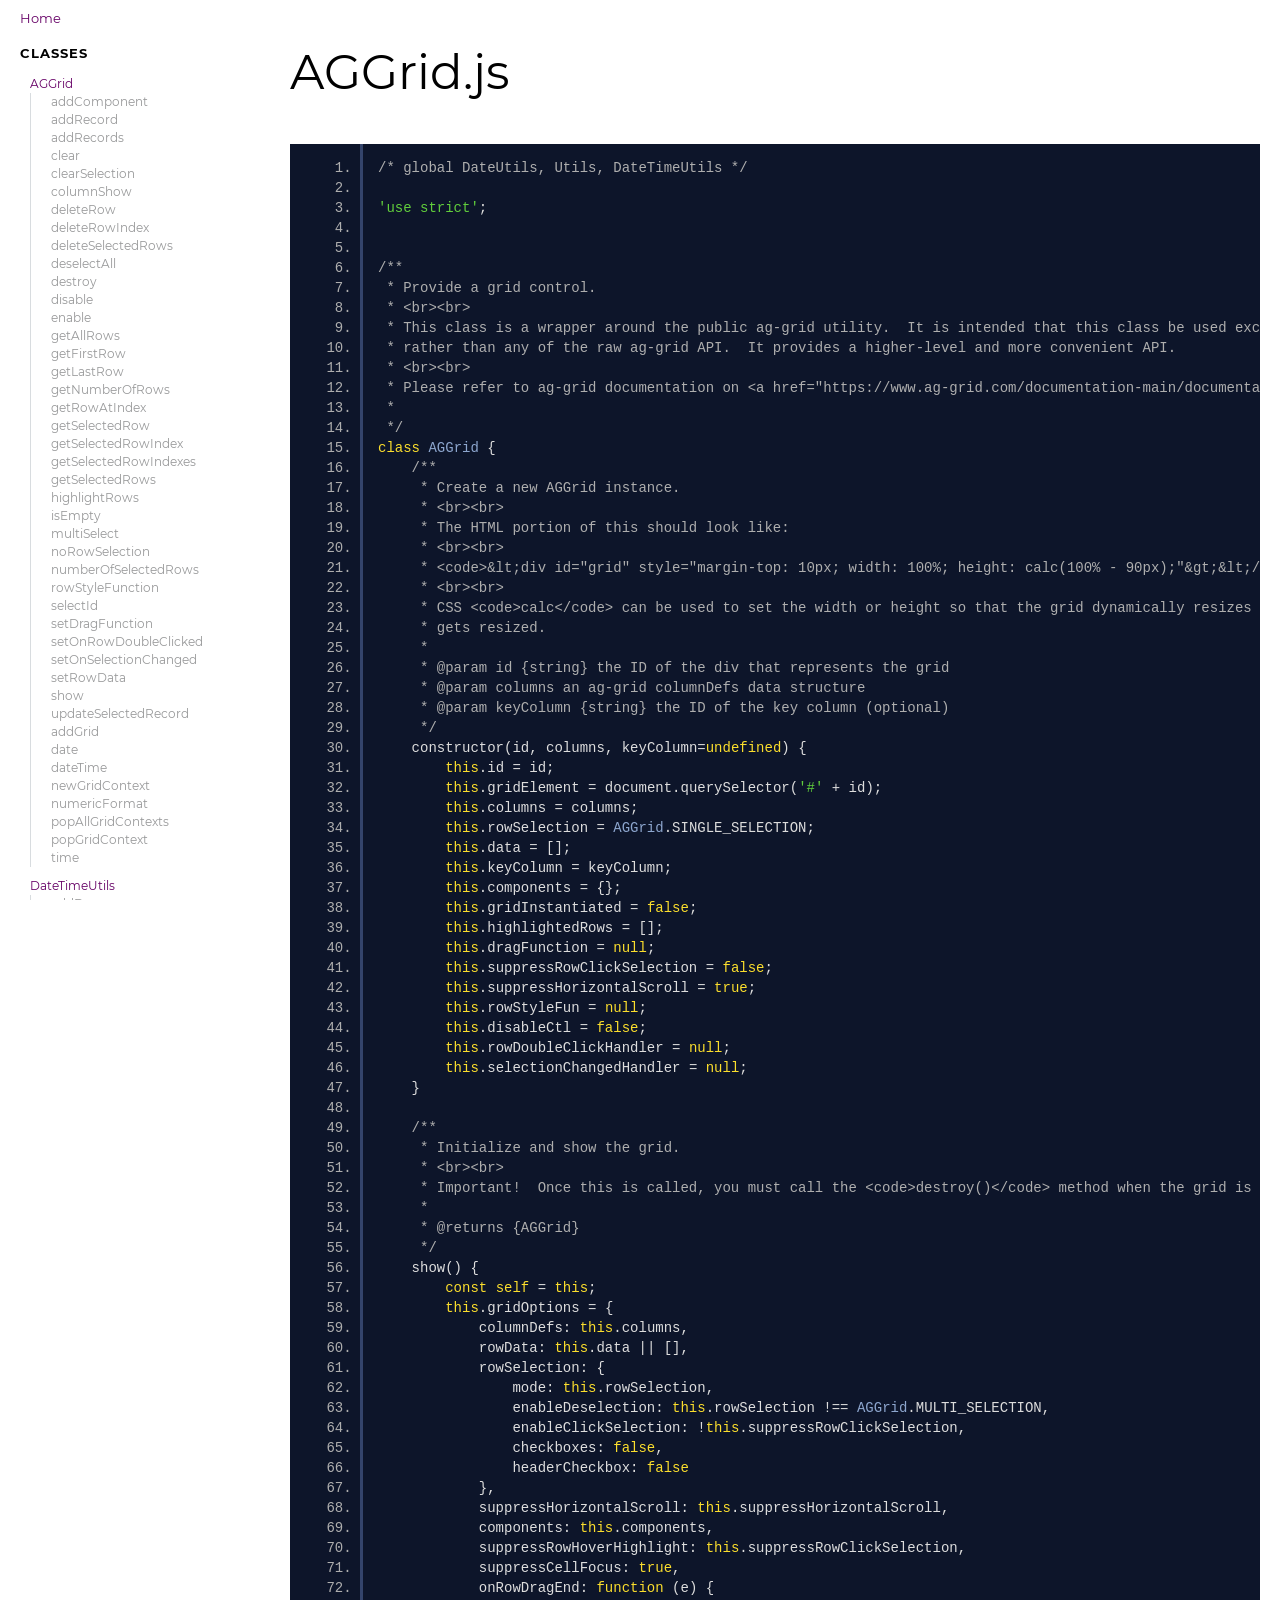
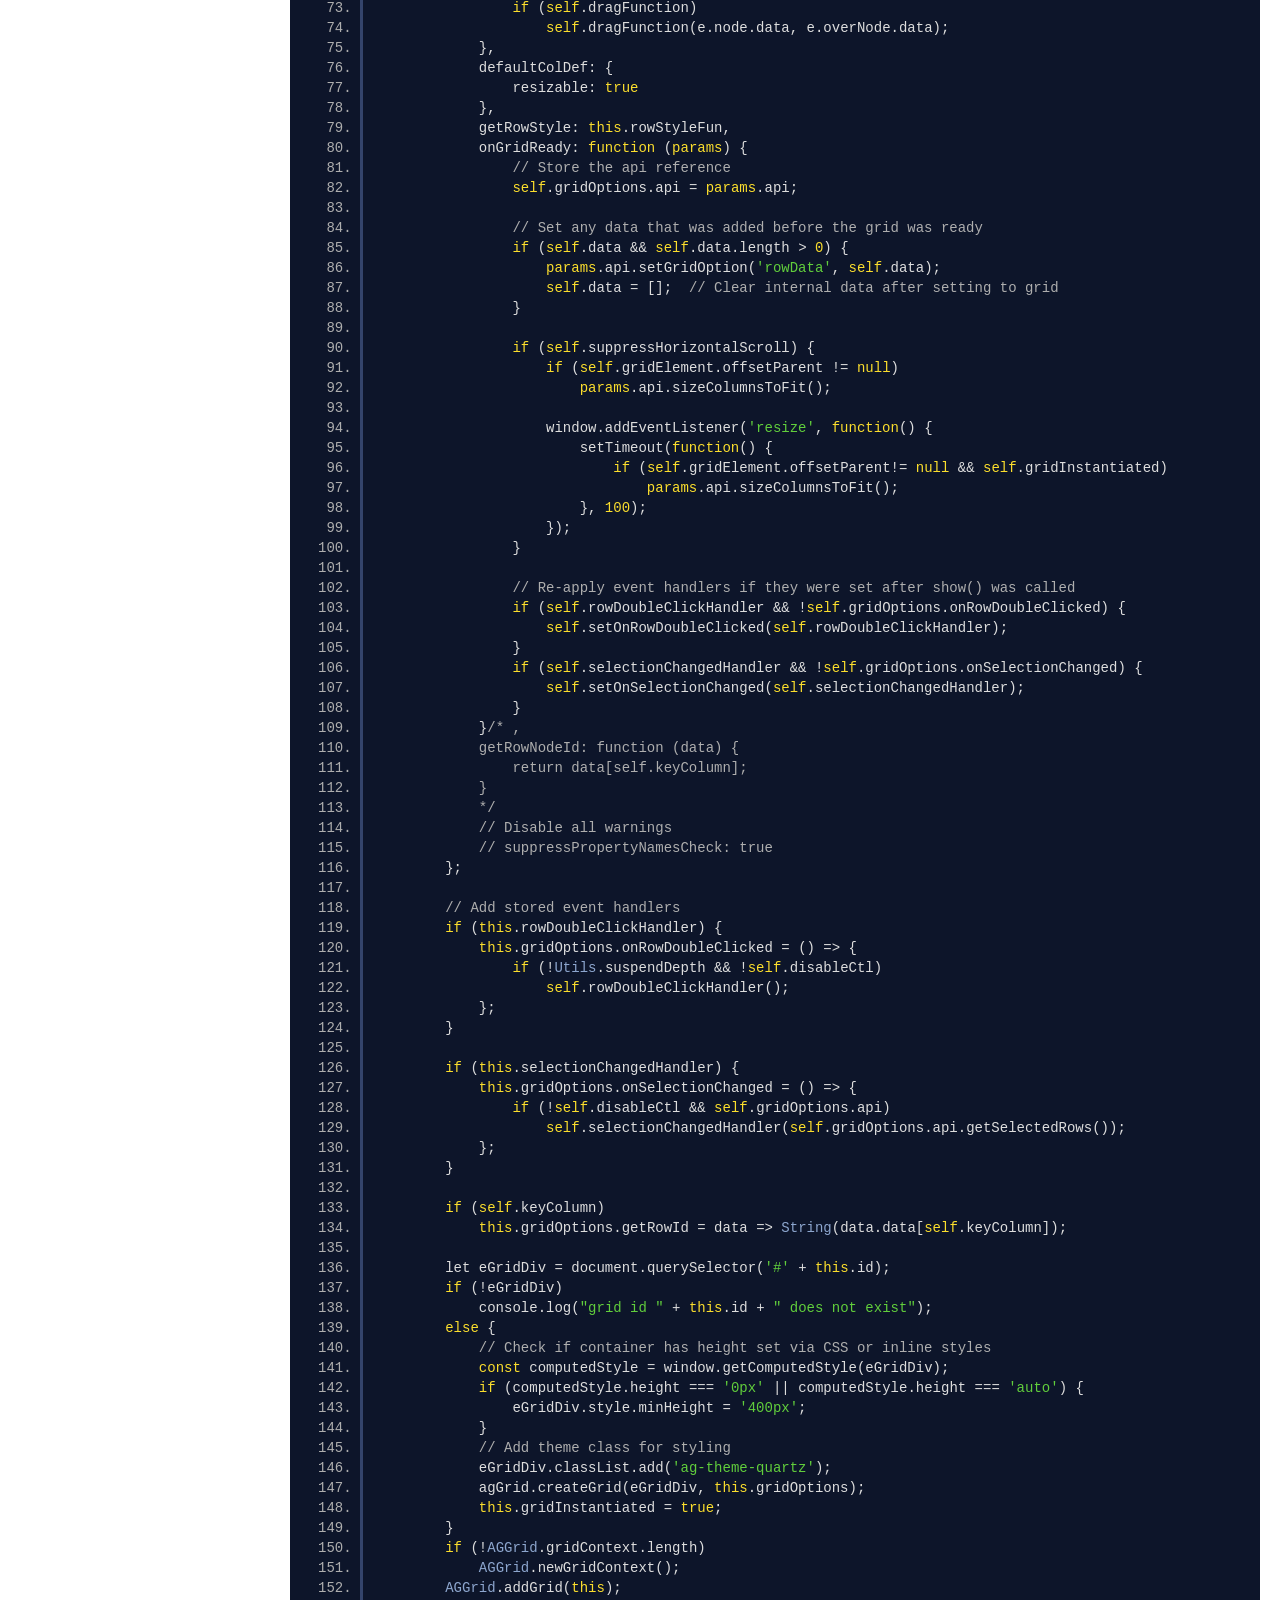
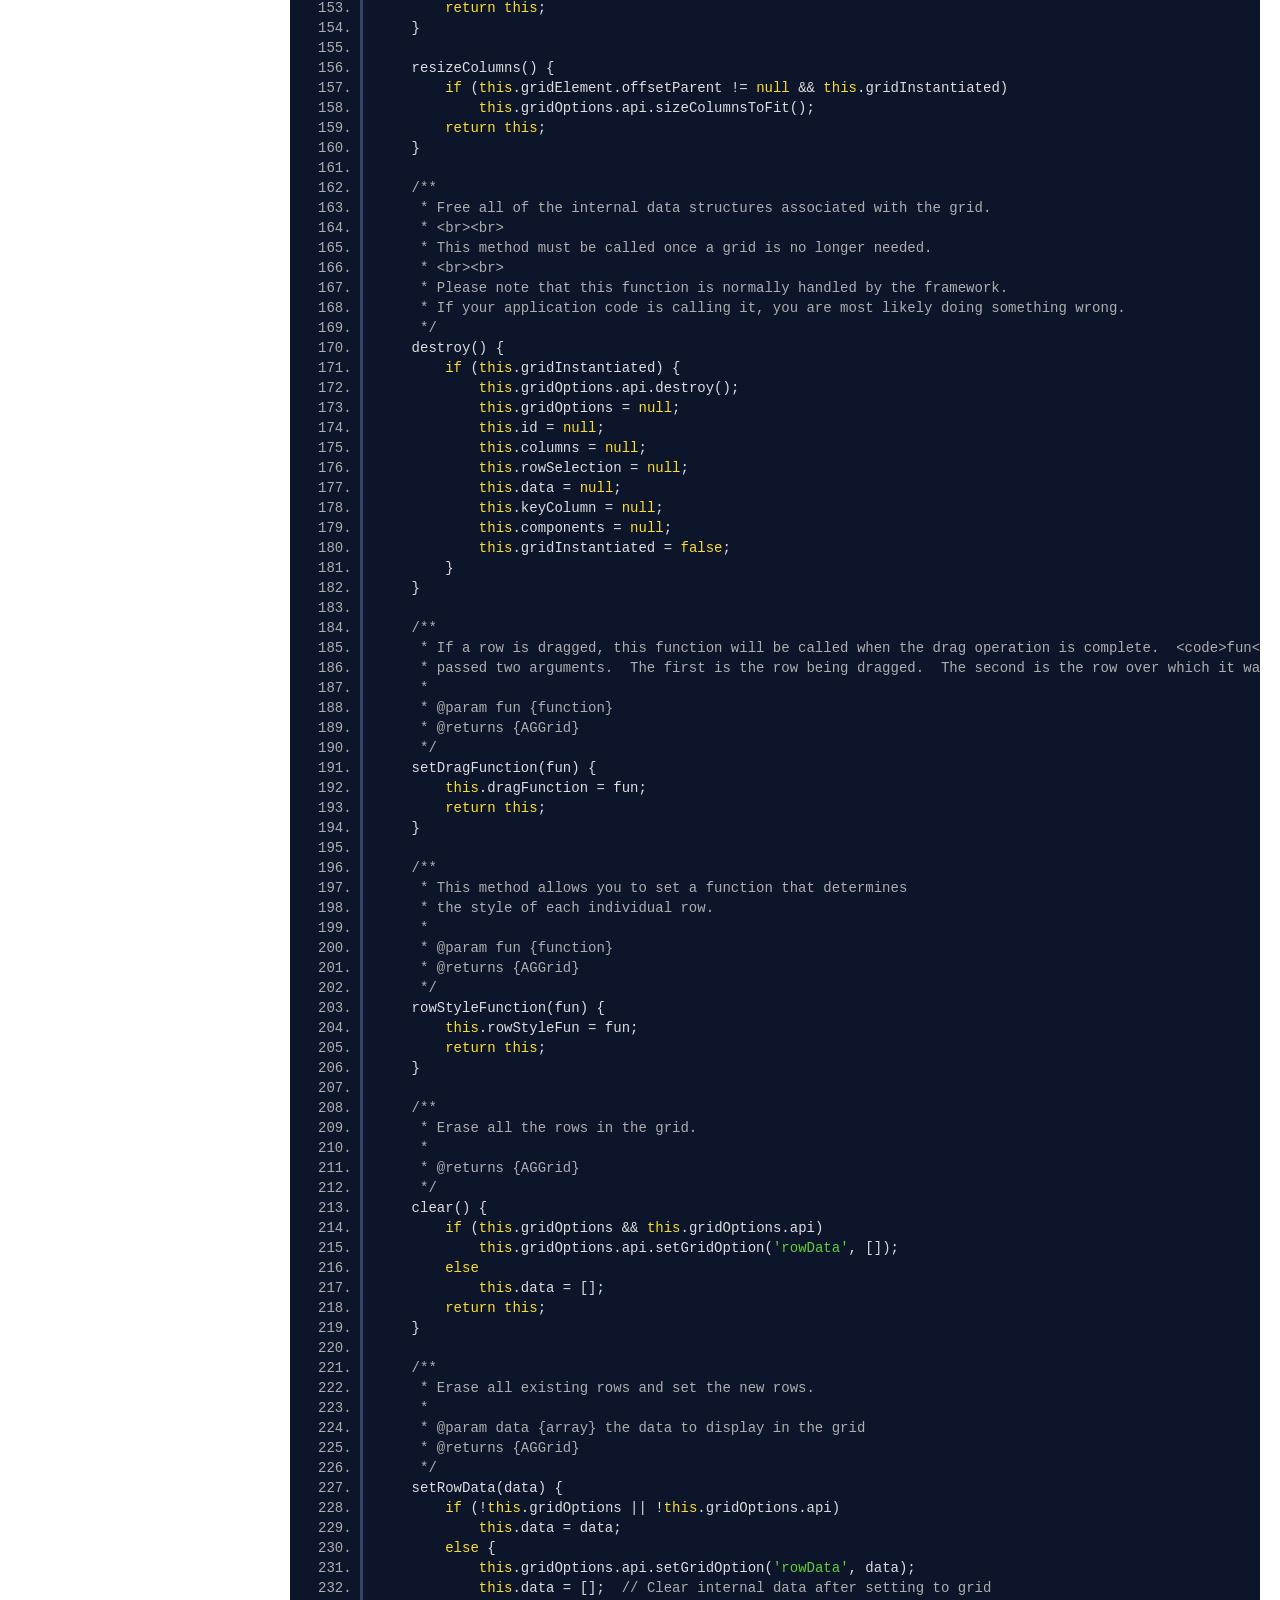
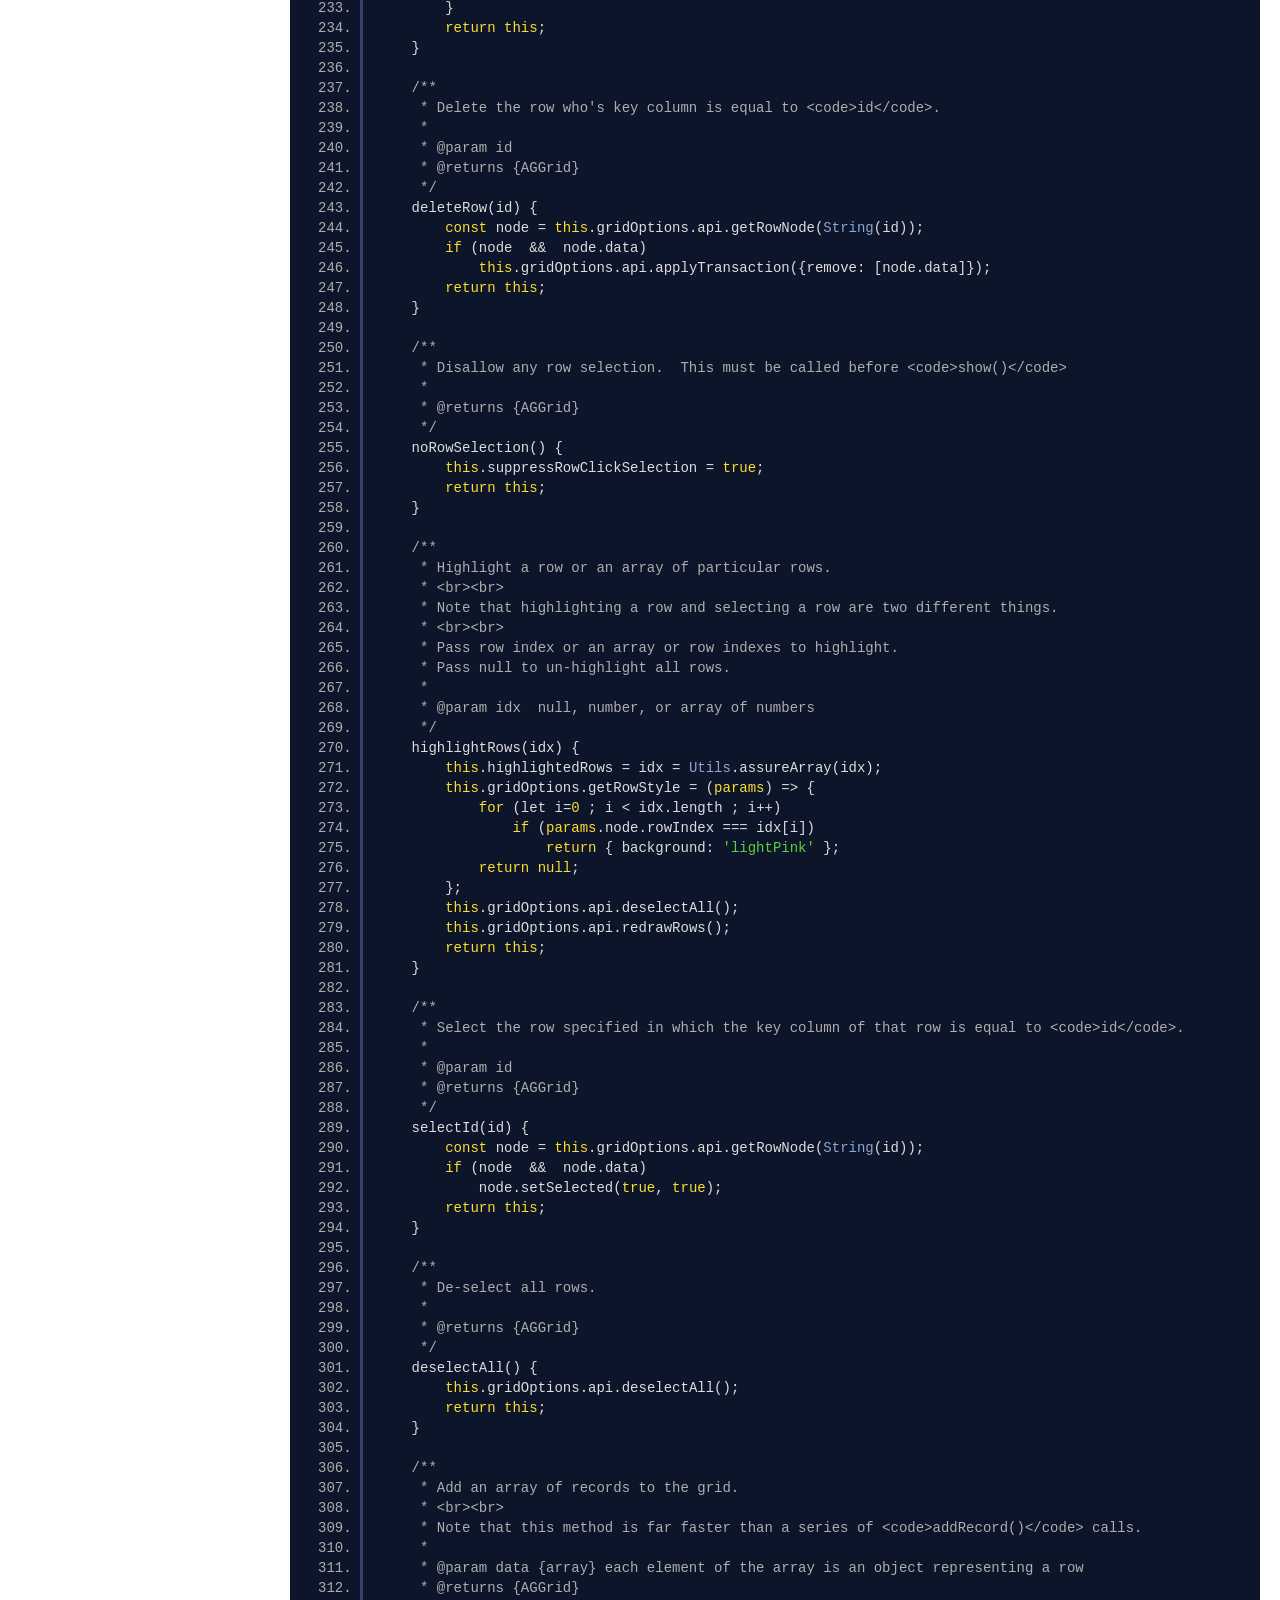
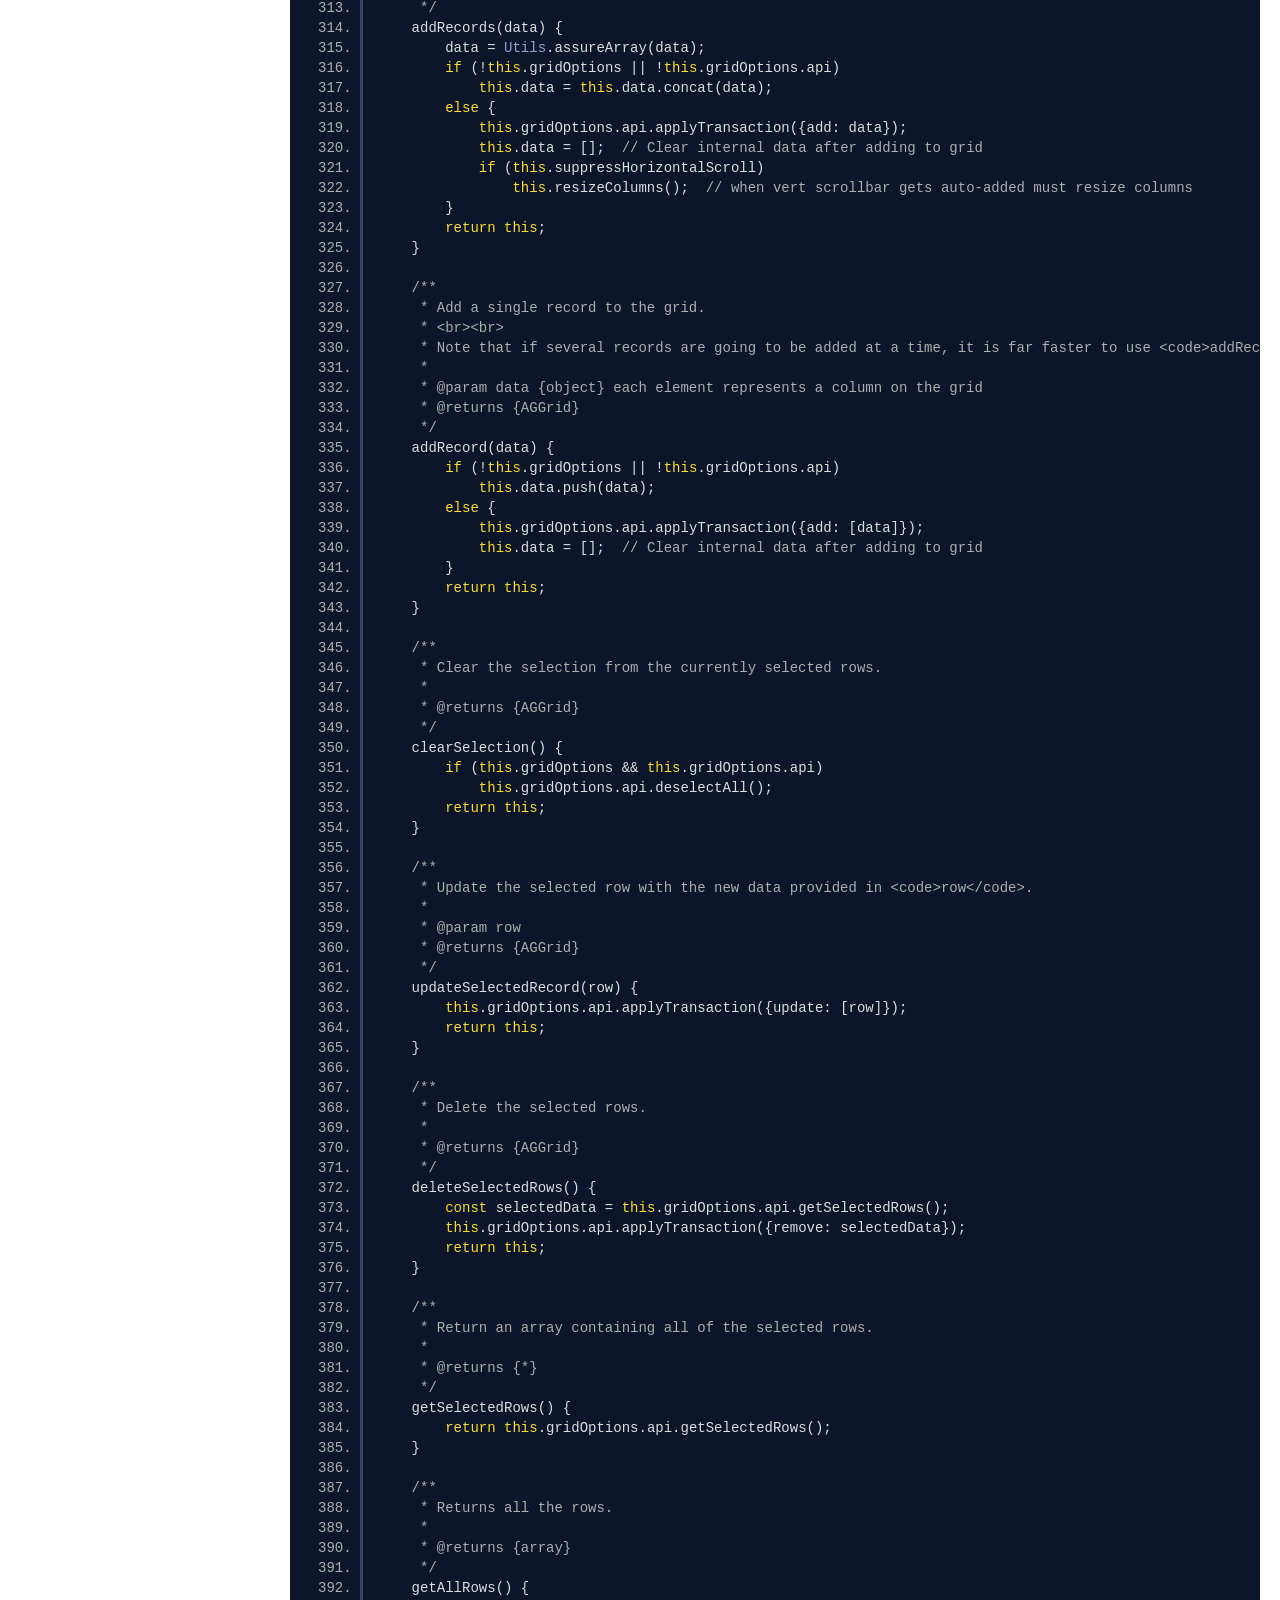
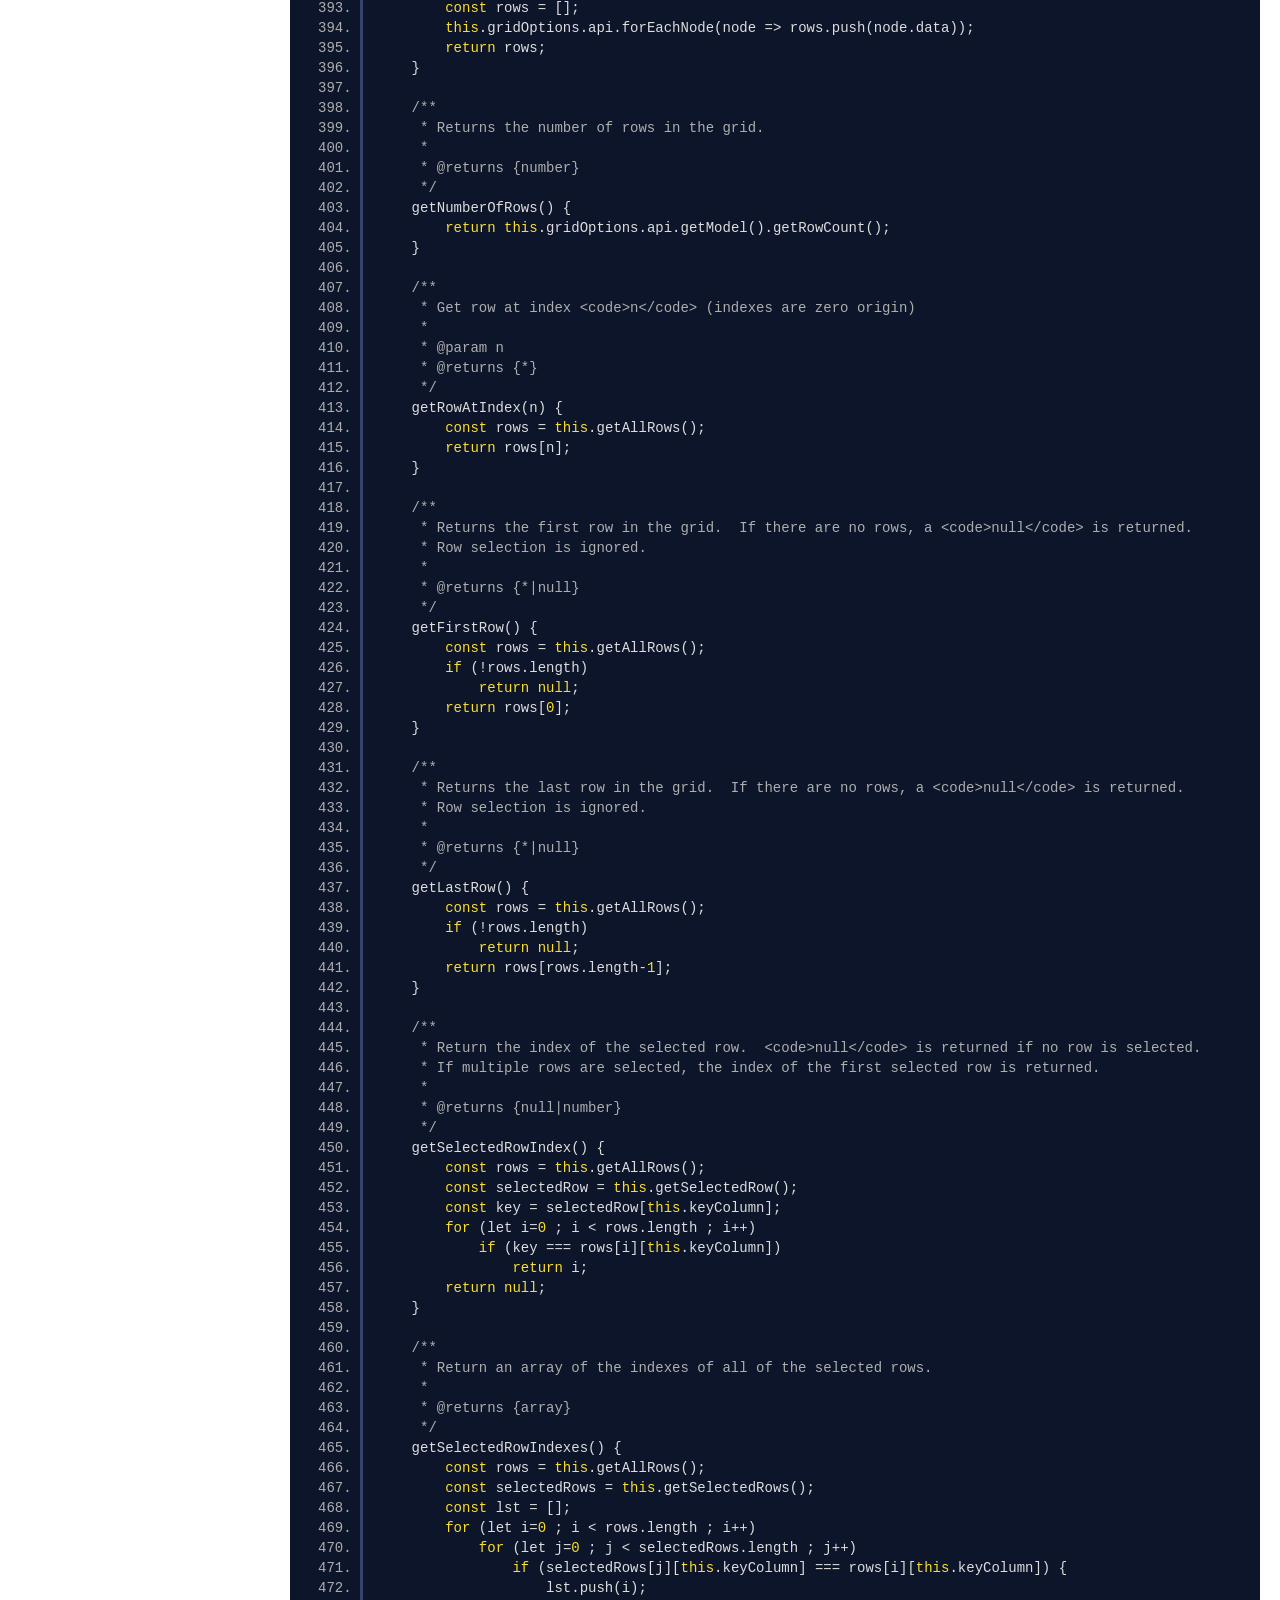
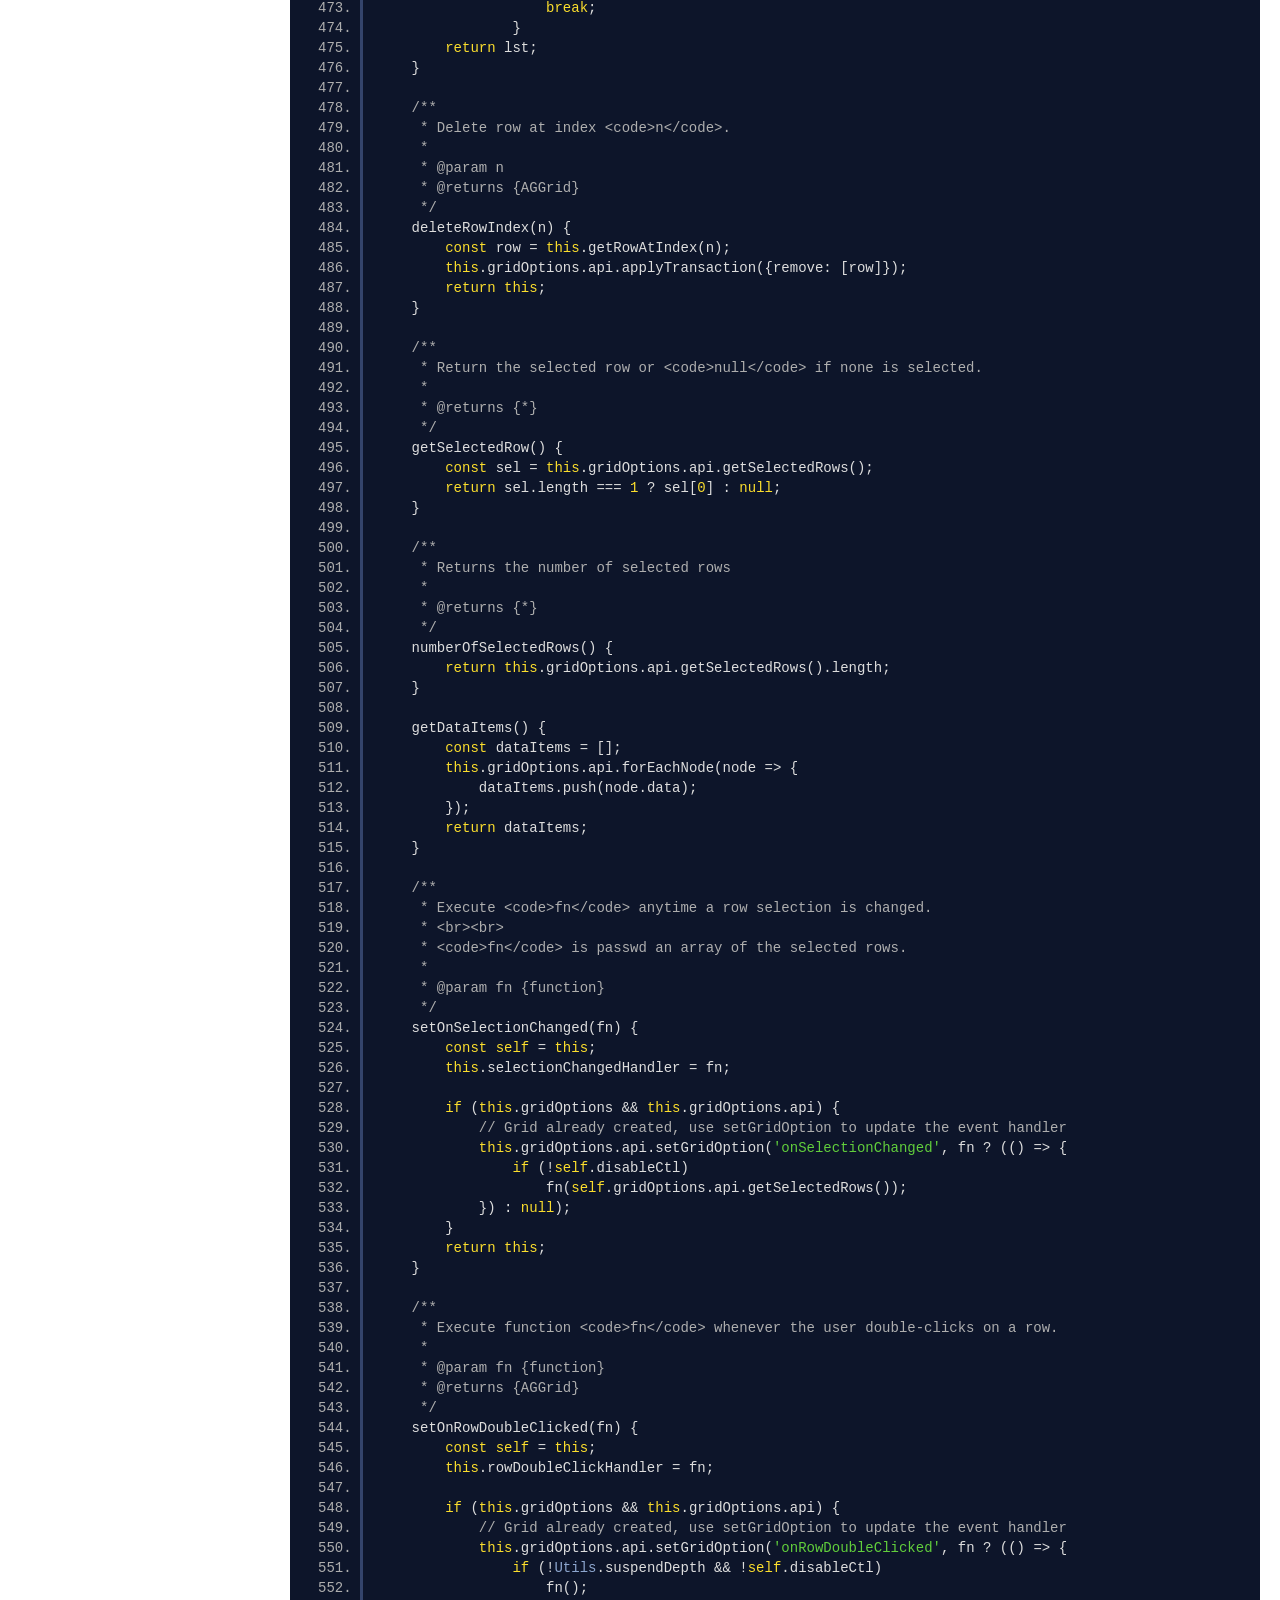
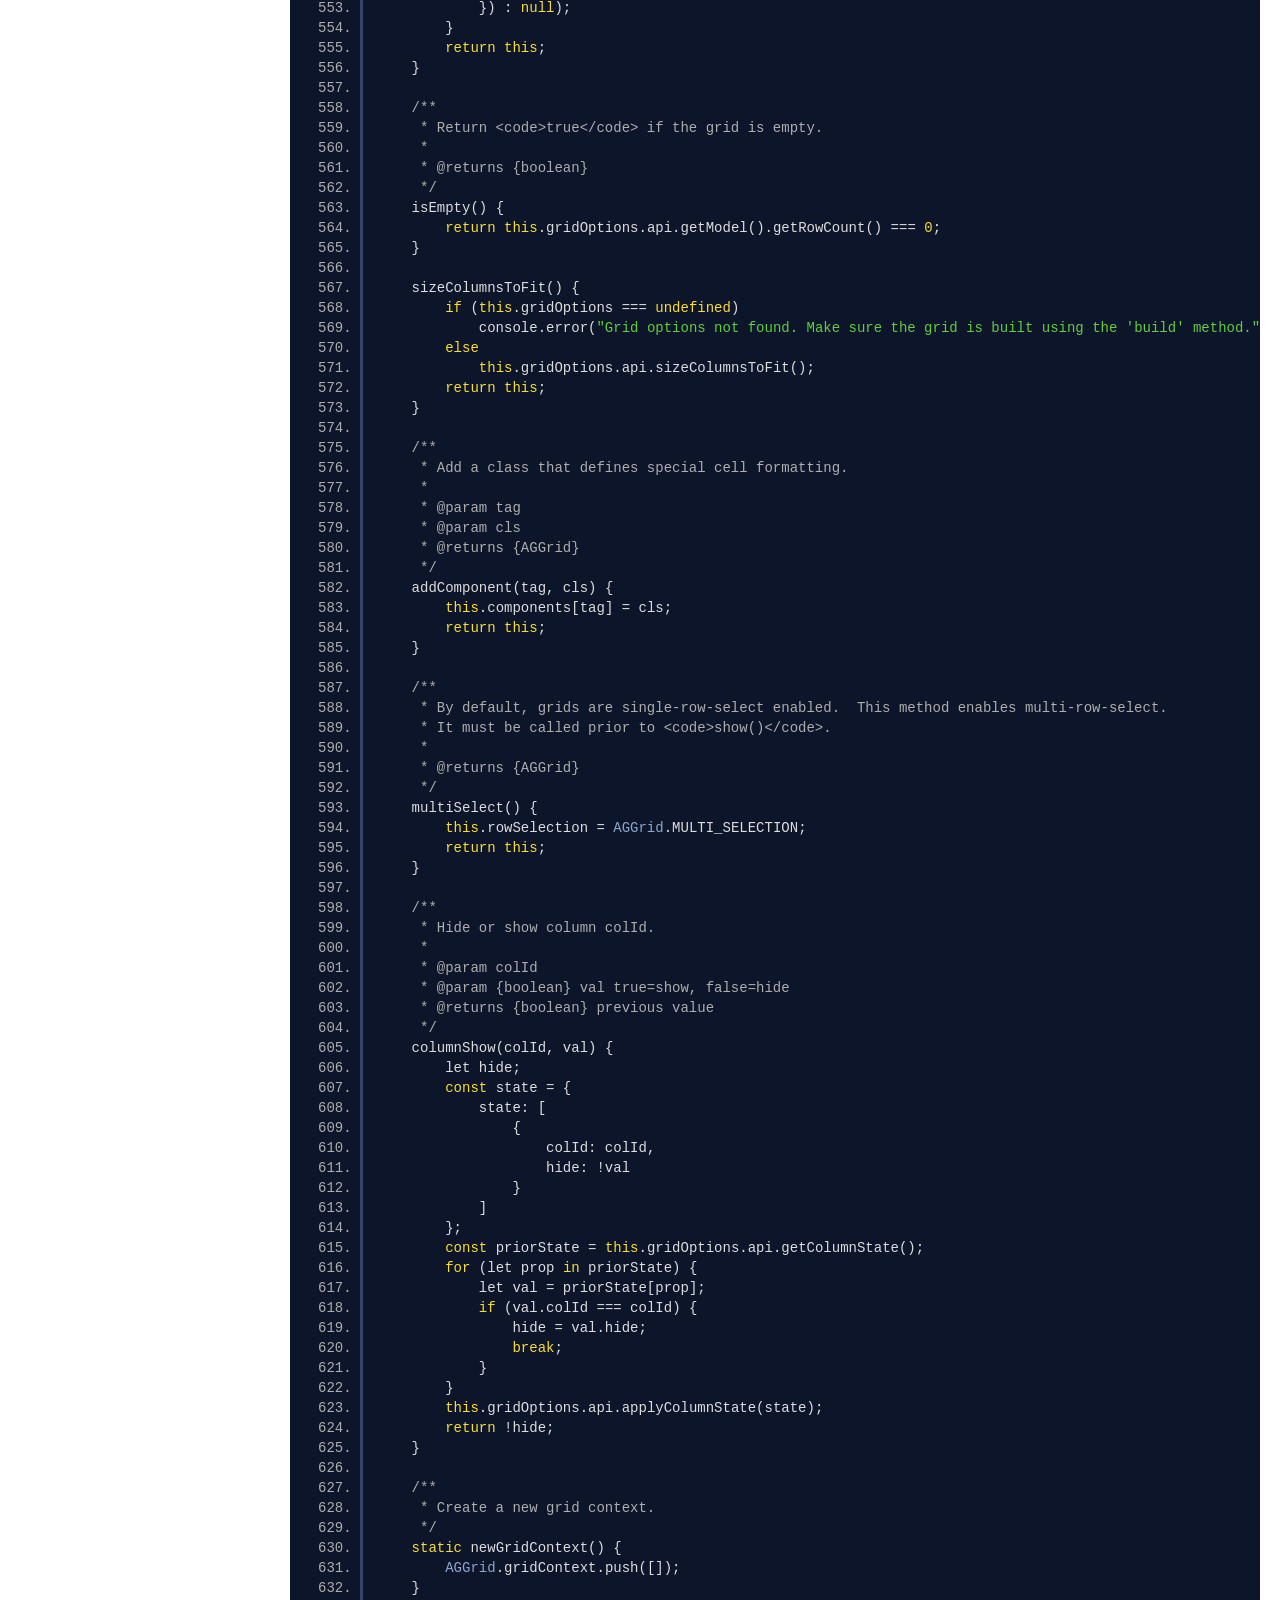
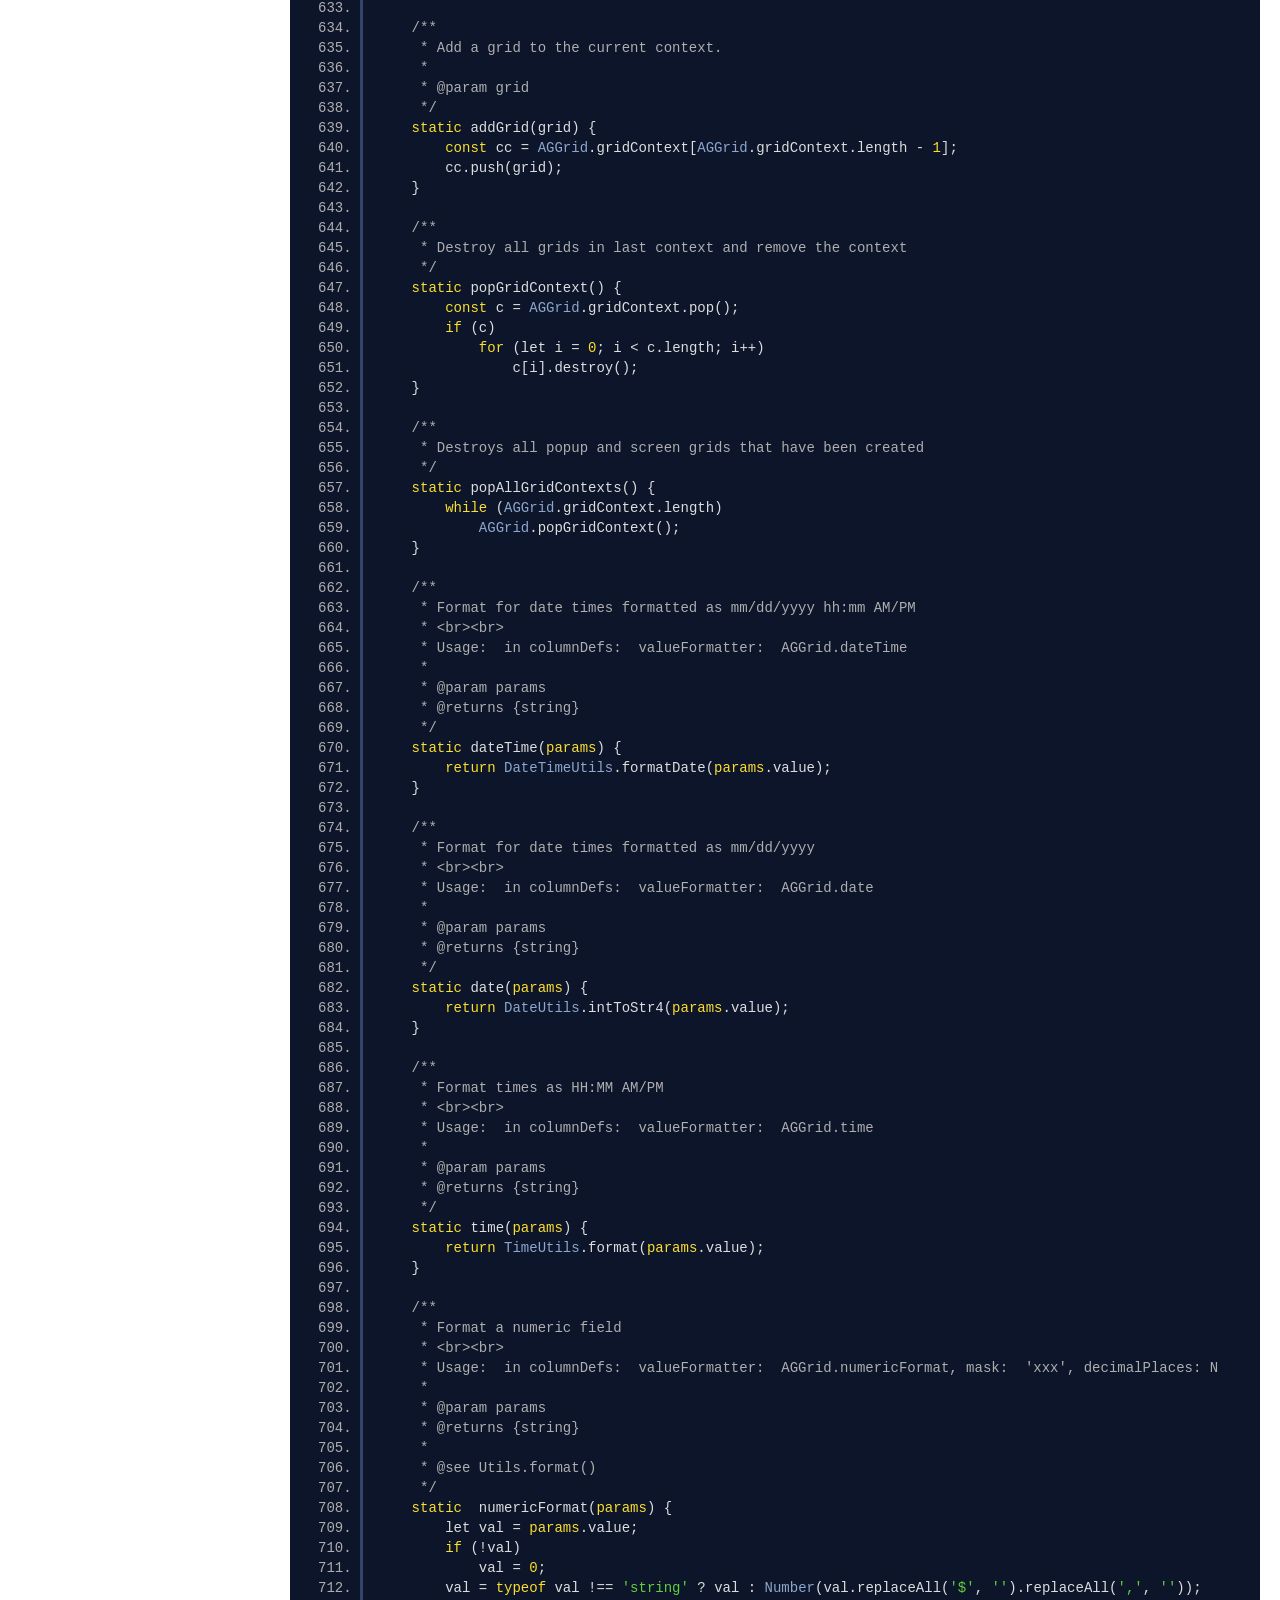
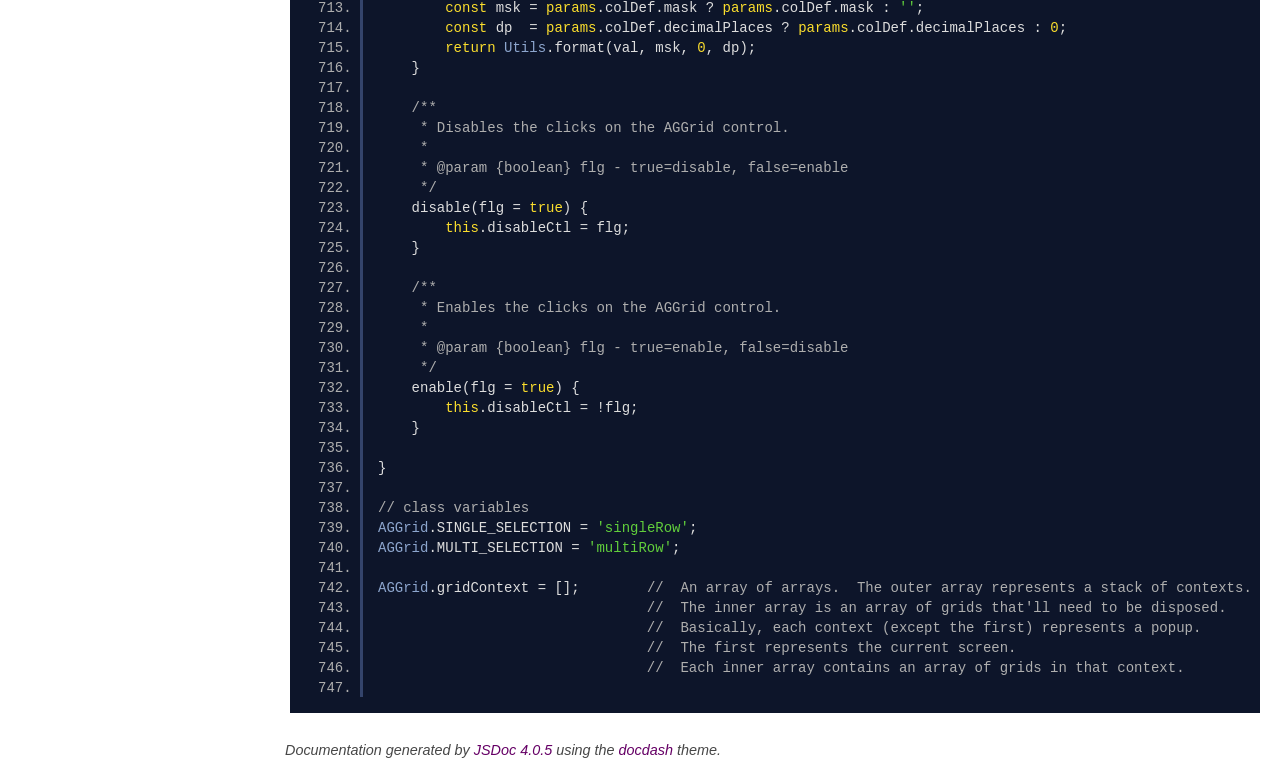
<file: manual/jsdoc/AGGrid.js.html>
<!DOCTYPE html>
<html lang="en">
<head>
    
    <meta charset="utf-8">
    <title>AGGrid.js - Documentation</title>
    
    
    <script src="scripts/prettify/prettify.js"></script>
    <script src="scripts/prettify/lang-css.js"></script>
    <!--[if lt IE 9]>
      <script src="//html5shiv.googlecode.com/svn/trunk/html5.js"></script>
    <![endif]-->
    <link type="text/css" rel="stylesheet" href="styles/prettify.css">
    <link type="text/css" rel="stylesheet" href="styles/jsdoc.css">
    <script src="scripts/nav.js" defer></script>
    
    <meta name="viewport" content="width=device-width, initial-scale=1.0">
</head>
<body>

<input type="checkbox" id="nav-trigger" class="nav-trigger" />
<label for="nav-trigger" class="navicon-button x">
  <div class="navicon"></div>
</label>

<label for="nav-trigger" class="overlay"></label>

<nav >
    
    
    <h2><a href="index.html">Home</a></h2><h3>Classes</h3><ul><li><a href="AGGrid.html">AGGrid</a><ul class='methods'><li data-type='method'><a href="AGGrid.html#addComponent">addComponent</a></li><li data-type='method'><a href="AGGrid.html#addRecord">addRecord</a></li><li data-type='method'><a href="AGGrid.html#addRecords">addRecords</a></li><li data-type='method'><a href="AGGrid.html#clear">clear</a></li><li data-type='method'><a href="AGGrid.html#clearSelection">clearSelection</a></li><li data-type='method'><a href="AGGrid.html#columnShow">columnShow</a></li><li data-type='method'><a href="AGGrid.html#deleteRow">deleteRow</a></li><li data-type='method'><a href="AGGrid.html#deleteRowIndex">deleteRowIndex</a></li><li data-type='method'><a href="AGGrid.html#deleteSelectedRows">deleteSelectedRows</a></li><li data-type='method'><a href="AGGrid.html#deselectAll">deselectAll</a></li><li data-type='method'><a href="AGGrid.html#destroy">destroy</a></li><li data-type='method'><a href="AGGrid.html#disable">disable</a></li><li data-type='method'><a href="AGGrid.html#enable">enable</a></li><li data-type='method'><a href="AGGrid.html#getAllRows">getAllRows</a></li><li data-type='method'><a href="AGGrid.html#getFirstRow">getFirstRow</a></li><li data-type='method'><a href="AGGrid.html#getLastRow">getLastRow</a></li><li data-type='method'><a href="AGGrid.html#getNumberOfRows">getNumberOfRows</a></li><li data-type='method'><a href="AGGrid.html#getRowAtIndex">getRowAtIndex</a></li><li data-type='method'><a href="AGGrid.html#getSelectedRow">getSelectedRow</a></li><li data-type='method'><a href="AGGrid.html#getSelectedRowIndex">getSelectedRowIndex</a></li><li data-type='method'><a href="AGGrid.html#getSelectedRowIndexes">getSelectedRowIndexes</a></li><li data-type='method'><a href="AGGrid.html#getSelectedRows">getSelectedRows</a></li><li data-type='method'><a href="AGGrid.html#highlightRows">highlightRows</a></li><li data-type='method'><a href="AGGrid.html#isEmpty">isEmpty</a></li><li data-type='method'><a href="AGGrid.html#multiSelect">multiSelect</a></li><li data-type='method'><a href="AGGrid.html#noRowSelection">noRowSelection</a></li><li data-type='method'><a href="AGGrid.html#numberOfSelectedRows">numberOfSelectedRows</a></li><li data-type='method'><a href="AGGrid.html#rowStyleFunction">rowStyleFunction</a></li><li data-type='method'><a href="AGGrid.html#selectId">selectId</a></li><li data-type='method'><a href="AGGrid.html#setDragFunction">setDragFunction</a></li><li data-type='method'><a href="AGGrid.html#setOnRowDoubleClicked">setOnRowDoubleClicked</a></li><li data-type='method'><a href="AGGrid.html#setOnSelectionChanged">setOnSelectionChanged</a></li><li data-type='method'><a href="AGGrid.html#setRowData">setRowData</a></li><li data-type='method'><a href="AGGrid.html#show">show</a></li><li data-type='method'><a href="AGGrid.html#updateSelectedRecord">updateSelectedRecord</a></li><li data-type='method'><a href="AGGrid.html#.addGrid">addGrid</a></li><li data-type='method'><a href="AGGrid.html#.date">date</a></li><li data-type='method'><a href="AGGrid.html#.dateTime">dateTime</a></li><li data-type='method'><a href="AGGrid.html#.newGridContext">newGridContext</a></li><li data-type='method'><a href="AGGrid.html#.numericFormat">numericFormat</a></li><li data-type='method'><a href="AGGrid.html#.popAllGridContexts">popAllGridContexts</a></li><li data-type='method'><a href="AGGrid.html#.popGridContext">popGridContext</a></li><li data-type='method'><a href="AGGrid.html#.time">time</a></li></ul></li><li><a href="DateTimeUtils.html">DateTimeUtils</a><ul class='methods'><li data-type='method'><a href="DateTimeUtils.html#.addDays">addDays</a></li><li data-type='method'><a href="DateTimeUtils.html#.addHours">addHours</a></li><li data-type='method'><a href="DateTimeUtils.html#.addHours">addHours</a></li><li data-type='method'><a href="DateTimeUtils.html#.addMinutes">addMinutes</a></li><li data-type='method'><a href="DateTimeUtils.html#.addMinutes">addMinutes</a></li><li data-type='method'><a href="DateTimeUtils.html#.addMonths">addMonths</a></li><li data-type='method'><a href="DateTimeUtils.html#.addYears">addYears</a></li><li data-type='method'><a href="DateTimeUtils.html#.create">create</a></li><li data-type='method'><a href="DateTimeUtils.html#.createDate">createDate</a></li><li data-type='method'><a href="DateTimeUtils.html#.dateOnlyEpoch">dateOnlyEpoch</a></li><li data-type='method'><a href="DateTimeUtils.html#.dateToStd">dateToStd</a></li><li data-type='method'><a href="DateTimeUtils.html#.diffMinutes">diffMinutes</a></li><li data-type='method'><a href="DateTimeUtils.html#.displayEpochToEpoch">displayEpochToEpoch</a></li><li data-type='method'><a href="DateTimeUtils.html#.epochFromDateAndTime">epochFromDateAndTime</a></li><li data-type='method'><a href="DateTimeUtils.html#.epochToDisplayEpoch">epochToDisplayEpoch</a></li><li data-type='method'><a href="DateTimeUtils.html#.formatDate">formatDate</a></li><li data-type='method'><a href="DateTimeUtils.html#.formatDateLong">formatDateLong</a></li><li data-type='method'><a href="DateTimeUtils.html#.formatDateTime">formatDateTime</a></li><li data-type='method'><a href="DateTimeUtils.html#.getDate">getDate</a></li><li data-type='method'><a href="DateTimeUtils.html#.getLocalTimezoneLongText">getLocalTimezoneLongText</a></li><li data-type='method'><a href="DateTimeUtils.html#.getLocalTimezoneShortText">getLocalTimezoneShortText</a></li><li data-type='method'><a href="DateTimeUtils.html#.getTime">getTime</a></li><li data-type='method'><a href="DateTimeUtils.html#.getTimeZoneOffsetMs">getTimeZoneOffsetMs</a></li><li data-type='method'><a href="DateTimeUtils.html#.localZone">localZone</a></li><li data-type='method'><a href="DateTimeUtils.html#.newYmdhm">newYmdhm</a></li><li data-type='method'><a href="DateTimeUtils.html#.now">now</a></li><li data-type='method'><a href="DateTimeUtils.html#.stdToDate">stdToDate</a></li><li data-type='method'><a href="DateTimeUtils.html#.timeOnlyEpoch">timeOnlyEpoch</a></li><li data-type='method'><a href="DateTimeUtils.html#.toDate">toDate</a></li><li data-type='method'><a href="DateTimeUtils.html#.toEpoch">toEpoch</a></li><li data-type='method'><a href="DateTimeUtils.html#.toIntDate">toIntDate</a></li><li data-type='method'><a href="DateTimeUtils.html#.toIntTime">toIntTime</a></li><li data-type='method'><a href="DateTimeUtils.html#.toMilliseconds">toMilliseconds</a></li><li data-type='method'><a href="DateTimeUtils.html#.toYmdhm">toYmdhm</a></li></ul></li><li><a href="DateUtils.html">DateUtils</a><ul class='methods'><li data-type='method'><a href="DateUtils.html#.SQLtoInt">SQLtoInt</a></li><li data-type='method'><a href="DateUtils.html#.calendar">calendar</a></li><li data-type='method'><a href="DateUtils.html#.dateAddDays">dateAddDays</a></li><li data-type='method'><a href="DateUtils.html#.dateToInt">dateToInt</a></li><li data-type='method'><a href="DateUtils.html#.day">day</a></li><li data-type='method'><a href="DateUtils.html#.dayOfWeek">dayOfWeek</a></li><li data-type='method'><a href="DateUtils.html#.dayOfWeekName">dayOfWeekName</a></li><li data-type='method'><a href="DateUtils.html#.daysDifference">daysDifference</a></li><li data-type='method'><a href="DateUtils.html#.detectDateFormat">detectDateFormat</a></li><li data-type='method'><a href="DateUtils.html#.intAddDays">intAddDays</a></li><li data-type='method'><a href="DateUtils.html#.intToDate">intToDate</a></li><li data-type='method'><a href="DateUtils.html#.intToSQL">intToSQL</a></li><li data-type='method'><a href="DateUtils.html#.intToStr2">intToStr2</a></li><li data-type='method'><a href="DateUtils.html#.intToStr4">intToStr4</a></li><li data-type='method'><a href="DateUtils.html#.isSQLDate">isSQLDate</a></li><li data-type='method'><a href="DateUtils.html#.isValid">isValid</a></li><li data-type='method'><a href="DateUtils.html#.julian">julian</a></li><li data-type='method'><a href="DateUtils.html#.longFormat">longFormat</a></li><li data-type='method'><a href="DateUtils.html#.millsToInt">millsToInt</a></li><li data-type='method'><a href="DateUtils.html#.month">month</a></li><li data-type='method'><a href="DateUtils.html#.monthName">monthName</a></li><li data-type='method'><a href="DateUtils.html#.monthsDifference">monthsDifference</a></li><li data-type='method'><a href="DateUtils.html#.strToInt">strToInt</a></li><li data-type='method'><a href="DateUtils.html#.toInt">toInt</a></li><li data-type='method'><a href="DateUtils.html#.today">today</a></li><li data-type='method'><a href="DateUtils.html#.year">year</a></li></ul></li><li><a href="Editor.html">Editor</a><ul class='methods'><li data-type='method'><a href="Editor.html#clear">clear</a></li><li data-type='method'><a href="Editor.html#dispose">dispose</a></li><li data-type='method'><a href="Editor.html#getHtml">getHtml</a></li><li data-type='method'><a href="Editor.html#getText">getText</a></li><li data-type='method'><a href="Editor.html#printEditorContent">printEditorContent</a></li><li data-type='method'><a href="Editor.html#readOnly">readOnly</a></li><li data-type='method'><a href="Editor.html#readWrite">readWrite</a></li><li data-type='method'><a href="Editor.html#setHtml">setHtml</a></li><li data-type='method'><a href="Editor.html#.addEditor">addEditor</a></li><li data-type='method'><a href="Editor.html#.create">create</a></li><li data-type='method'><a href="Editor.html#.newEditorContext">newEditorContext</a></li><li data-type='method'><a href="Editor.html#.popAllEditorContexts">popAllEditorContexts</a></li><li data-type='method'><a href="Editor.html#.popEditorContext">popEditorContext</a></li></ul></li><li><a href="MutableString.html">MutableString</a><ul class='methods'><li data-type='method'><a href="MutableString.html#append">append</a></li><li data-type='method'><a href="MutableString.html#charAt">charAt</a></li><li data-type='method'><a href="MutableString.html#clear">clear</a></li><li data-type='method'><a href="MutableString.html#delete">delete</a></li><li data-type='method'><a href="MutableString.html#insert">insert</a></li><li data-type='method'><a href="MutableString.html#length">length</a></li><li data-type='method'><a href="MutableString.html#prepend">prepend</a></li><li data-type='method'><a href="MutableString.html#removeFromEnd">removeFromEnd</a></li><li data-type='method'><a href="MutableString.html#removeFromStart">removeFromStart</a></li><li data-type='method'><a href="MutableString.html#replace">replace</a></li><li data-type='method'><a href="MutableString.html#setCharAt">setCharAt</a></li><li data-type='method'><a href="MutableString.html#toString">toString</a></li></ul></li><li><a href="NumberUtils.html">NumberUtils</a><ul class='methods'><li data-type='method'><a href="NumberUtils.html#.floatEqual">floatEqual</a></li><li data-type='method'><a href="NumberUtils.html#.round">round</a></li><li data-type='method'><a href="NumberUtils.html#.roundDown">roundDown</a></li><li data-type='method'><a href="NumberUtils.html#.roundUp">roundUp</a></li></ul></li><li><a href="Server.html">Server</a><ul class='methods'><li data-type='method'><a href="Server.html#.binaryCall">binaryCall</a></li><li data-type='method'><a href="Server.html#.call">call</a></li><li data-type='method'><a href="Server.html#.callAll">callAll</a></li><li data-type='method'><a href="Server.html#.fileUploadSend">fileUploadSend</a></li><li data-type='method'><a href="Server.html#.logout">logout</a></li><li data-type='method'><a href="Server.html#.setMaxInactivityHours">setMaxInactivityHours</a></li><li data-type='method'><a href="Server.html#.setMaxInactivityMinutes">setMaxInactivityMinutes</a></li><li data-type='method'><a href="Server.html#.setMaxInactivitySeconds">setMaxInactivitySeconds</a></li><li data-type='method'><a href="Server.html#.setURL">setURL</a></li></ul></li><li><a href="TimeUtils.html">TimeUtils</a><ul class='methods'><li data-type='method'><a href="TimeUtils.html#.addHours">addHours</a></li><li data-type='method'><a href="TimeUtils.html#.addMinutes">addMinutes</a></li><li data-type='method'><a href="TimeUtils.html#.current">current</a></li><li data-type='method'><a href="TimeUtils.html#.dateToTime">dateToTime</a></li><li data-type='method'><a href="TimeUtils.html#.diff">diff</a></li><li data-type='method'><a href="TimeUtils.html#.format">format</a></li><li data-type='method'><a href="TimeUtils.html#.formatLong">formatLong</a></li><li data-type='method'><a href="TimeUtils.html#.hours">hours</a></li><li data-type='method'><a href="TimeUtils.html#.isValid">isValid</a></li><li data-type='method'><a href="TimeUtils.html#.millsToInt">millsToInt</a></li><li data-type='method'><a href="TimeUtils.html#.minutes">minutes</a></li><li data-type='method'><a href="TimeUtils.html#.minutesToTime">minutesToTime</a></li><li data-type='method'><a href="TimeUtils.html#.strToInt">strToInt</a></li><li data-type='method'><a href="TimeUtils.html#.toInt">toInt</a></li><li data-type='method'><a href="TimeUtils.html#.totalMinutes">totalMinutes</a></li></ul></li><li><a href="Utils.html">Utils</a><ul class='methods'><li data-type='method'><a href="Utils.html#.appendChild">appendChild</a></li><li data-type='method'><a href="Utils.html#.assureArray">assureArray</a></li><li data-type='method'><a href="Utils.html#.beep">beep</a></li><li data-type='method'><a href="Utils.html#.cleanup">cleanup</a></li><li data-type='method'><a href="Utils.html#.clearAllEnterContexts">clearAllEnterContexts</a></li><li data-type='method'><a href="Utils.html#.clearSomeControlValueChanged">clearSomeControlValueChanged</a></li><li data-type='method'><a href="Utils.html#.cloneArrayShallow">cloneArrayShallow</a></li><li data-type='method'><a href="Utils.html#.convertToArray">convertToArray</a></li><li data-type='method'><a href="Utils.html#.countProperties">countProperties</a></li><li data-type='method'><a href="Utils.html#.didSomeControlValueChange">didSomeControlValueChange</a></li><li data-type='method'><a href="Utils.html#.drop">drop</a></li><li data-type='method'><a href="Utils.html#.eraseChildren">eraseChildren</a></li><li data-type='method'><a href="Utils.html#.fileNameExtension">fileNameExtension</a></li><li data-type='method'><a href="Utils.html#.fixCapitalization">fixCapitalization</a></li><li data-type='method'><a href="Utils.html#.format">format</a></li><li data-type='method'><a href="Utils.html#.formatSsn">formatSsn</a></li><li data-type='method'><a href="Utils.html#.formatb">formatb</a></li><li data-type='method'><a href="Utils.html#.getAndEraseData">getAndEraseData</a></li><li data-type='method'><a href="Utils.html#.getAppUrl">getAppUrl</a></li><li data-type='method'><a href="Utils.html#.getData">getData</a></li><li data-type='method'><a href="Utils.html#.getEmailFromAddressWithName">getEmailFromAddressWithName</a></li><li data-type='method'><a href="Utils.html#.getFileUploadCount">getFileUploadCount</a></li><li data-type='method'><a href="Utils.html#.getFileUploadFormData">getFileUploadFormData</a></li><li data-type='method'><a href="Utils.html#.getLastError">getLastError</a></li><li data-type='method'><a href="Utils.html#.getLastErrorDate">getLastErrorDate</a></li><li data-type='method'><a href="Utils.html#.getLocation">getLocation</a></li><li data-type='method'><a href="Utils.html#.getMilliseconds">getMilliseconds</a></li><li data-type='method'><a href="Utils.html#.getNameFromAddressWithName">getNameFromAddressWithName</a></li><li data-type='method'><a href="Utils.html#.getPageArgv">getPageArgv</a></li><li data-type='method'><a href="Utils.html#.getPageRetv">getPageRetv</a></li><li data-type='method'><a href="Utils.html#.getURLParam">getURLParam</a></li><li data-type='method'><a href="Utils.html#.globalEnterHandler">globalEnterHandler</a></li><li data-type='method'><a href="Utils.html#.htmlToText">htmlToText</a></li><li data-type='method'><a href="Utils.html#.isChangeChar">isChangeChar</a></li><li data-type='method'><a href="Utils.html#.isOnline">isOnline</a></li><li data-type='method'><a href="Utils.html#.isValidDomain">isValidDomain</a></li><li data-type='method'><a href="Utils.html#.isValidEmailAddress">isValidEmailAddress</a></li><li data-type='method'><a href="Utils.html#.isValidEmailAddressWithName">isValidEmailAddressWithName</a></li><li data-type='method'><a href="Utils.html#.isValidSsn">isValidSsn</a></li><li data-type='method'><a href="Utils.html#.keep">keep</a></li><li data-type='method'><a href="Utils.html#.loadPage">loadPage</a></li><li data-type='method'><a href="Utils.html#.makeDraggable">makeDraggable</a></li><li data-type='method'><a href="Utils.html#.newEnterContext">newEnterContext</a></li><li data-type='method'><a href="Utils.html#.openUrl">openUrl</a></li><li data-type='method'><a href="Utils.html#.popEnterContext">popEnterContext</a></li><li data-type='method'><a href="Utils.html#.popPage">popPage</a></li><li data-type='method'><a href="Utils.html#.popup_close">popup_close</a></li><li data-type='method'><a href="Utils.html#.popup_open">popup_open</a></li><li data-type='method'><a href="Utils.html#.popup_set_height">popup_set_height</a></li><li data-type='method'><a href="Utils.html#.popup_set_width">popup_set_width</a></li><li data-type='method'><a href="Utils.html#.pushPage">pushPage</a></li><li data-type='method'><a href="Utils.html#.rescan">rescan</a></li><li data-type='method'><a href="Utils.html#.saveData">saveData</a></li><li data-type='method'><a href="Utils.html#.setEnterFunction">setEnterFunction</a></li><li data-type='method'><a href="Utils.html#.setSomeControlValueChangeFunction">setSomeControlValueChangeFunction</a></li><li data-type='method'><a href="Utils.html#.showMessage">showMessage</a></li><li data-type='method'><a href="Utils.html#.showReport">showReport</a></li><li data-type='method'><a href="Utils.html#.someControlValueChanged">someControlValueChanged</a></li><li data-type='method'><a href="Utils.html#.splitEmailAddresses">splitEmailAddresses</a></li><li data-type='method'><a href="Utils.html#.take">take</a></li><li data-type='method'><a href="Utils.html#.textToHtml">textToHtml</a></li><li data-type='method'><a href="Utils.html#.toASCII">toASCII</a></li><li data-type='method'><a href="Utils.html#.toBase64">toBase64</a></li><li data-type='method'><a href="Utils.html#.toNumber">toNumber</a></li><li data-type='method'><a href="Utils.html#.toggleFullscreen">toggleFullscreen</a></li><li data-type='method'><a href="Utils.html#.useComponent">useComponent</a></li><li data-type='method'><a href="Utils.html#.useTaglessComponent">useTaglessComponent</a></li><li data-type='method'><a href="Utils.html#.uuid">uuid</a></li><li data-type='method'><a href="Utils.html#.waitMessage">waitMessage</a></li><li data-type='method'><a href="Utils.html#.waitMessageEnd">waitMessageEnd</a></li><li data-type='method'><a href="Utils.html#.yesNo">yesNo</a></li></ul></li><li><a href="components.html">components</a><ul class='methods'><li data-type='method'><a href="components.html#.check_box">check_box</a></li><li data-type='method'><a href="components.html#.date_input">date_input</a></li><li data-type='method'><a href="components.html#.drop_down">drop_down</a></li><li data-type='method'><a href="components.html#.duration_input">duration_input</a></li><li data-type='method'><a href="components.html#.file_upload">file_upload</a></li><li data-type='method'><a href="components.html#.list_box">list_box</a></li><li data-type='method'><a href="components.html#.native_date_input">native_date_input</a></li><li data-type='method'><a href="components.html#.numeric_input">numeric_input</a></li><li data-type='method'><a href="components.html#.picture">picture</a></li><li data-type='method'><a href="components.html#.popup">popup</a></li><li data-type='method'><a href="components.html#.push_button">push_button</a></li><li data-type='method'><a href="components.html#.radio_button">radio_button</a></li><li data-type='method'><a href="components.html#.text_input">text_input</a></li><li data-type='method'><a href="components.html#.text_label">text_label</a></li><li data-type='method'><a href="components.html#.textbox_input">textbox_input</a></li><li data-type='method'><a href="components.html#.time_input">time_input</a></li></ul></li></ul><h3>Global</h3><ul><li><a href="global.html#$$">$$</a></li><li><a href="global.html#DOMUtils">DOMUtils</a></li><li><a href="global.html#DateTimeUtils.">DateTimeUtils.</a></li></ul>
    
</nav>

<div id="main">
    
    <h1 class="page-title">AGGrid.js</h1>
    

    



    
    <section>
        <article>
            <pre class="prettyprint source linenums"><code>/* global DateUtils, Utils, DateTimeUtils */

'use strict';


/**
 * Provide a grid control.
 * &lt;br>&lt;br>
 * This class is a wrapper around the public ag-grid utility.  It is intended that this class be used exclusively
 * rather than any of the raw ag-grid API.  It provides a higher-level and more convenient API.
 * &lt;br>&lt;br>
 * Please refer to ag-grid documentation on &lt;a href="https://www.ag-grid.com/documentation-main/documentation.php">https://www.ag-grid.com/documentation-main/documentation.php&lt;/a> for more information.
 *
 */
class AGGrid {
    /**
     * Create a new AGGrid instance.
     * &lt;br>&lt;br>
     * The HTML portion of this should look like:
     * &lt;br>&lt;br>
     * &lt;code>&amp;lt;div id="grid" style="margin-top: 10px; width: 100%; height: calc(100% - 90px);"&amp;gt;&amp;lt;/div&amp;gt;&lt;/code>
     * &lt;br>&lt;br>
     * CSS &lt;code>calc&lt;/code> can be used to set the width or height so that the grid dynamically resizes when the browser window
     * gets resized.
     *
     * @param id {string} the ID of the div that represents the grid
     * @param columns an ag-grid columnDefs data structure
     * @param keyColumn {string} the ID of the key column (optional)
     */
    constructor(id, columns, keyColumn=undefined) {
        this.id = id;
        this.gridElement = document.querySelector('#' + id);
        this.columns = columns;
        this.rowSelection = AGGrid.SINGLE_SELECTION;
        this.data = [];
        this.keyColumn = keyColumn;
        this.components = {};
        this.gridInstantiated = false;
        this.highlightedRows = [];
        this.dragFunction = null;
        this.suppressRowClickSelection = false;
        this.suppressHorizontalScroll = true;
        this.rowStyleFun = null;
        this.disableCtl = false;
        this.rowDoubleClickHandler = null;
        this.selectionChangedHandler = null;
    }

    /**
     * Initialize and show the grid.
     * &lt;br>&lt;br>
     * Important!  Once this is called, you must call the &lt;code>destroy()&lt;/code> method when the grid is no longer needed.
     *
     * @returns {AGGrid}
     */
    show() {
        const self = this;
        this.gridOptions = {
            columnDefs: this.columns,
            rowData: this.data || [],
            rowSelection: {
                mode: this.rowSelection,
                enableDeselection: this.rowSelection !== AGGrid.MULTI_SELECTION,
                enableClickSelection: !this.suppressRowClickSelection,
                checkboxes: false,
                headerCheckbox: false
            },
            suppressHorizontalScroll: this.suppressHorizontalScroll,
            components: this.components,
            suppressRowHoverHighlight: this.suppressRowClickSelection,
            suppressCellFocus: true,
            onRowDragEnd: function (e) {
                if (self.dragFunction)
                    self.dragFunction(e.node.data, e.overNode.data);
            },
            defaultColDef: {
                resizable: true
            },
            getRowStyle: this.rowStyleFun,
            onGridReady: function (params) {
                // Store the api reference
                self.gridOptions.api = params.api;
                
                // Set any data that was added before the grid was ready
                if (self.data &amp;&amp; self.data.length > 0) {
                    params.api.setGridOption('rowData', self.data);
                    self.data = [];  // Clear internal data after setting to grid
                }
                
                if (self.suppressHorizontalScroll) {
                    if (self.gridElement.offsetParent != null)
                        params.api.sizeColumnsToFit();

                    window.addEventListener('resize', function() {
                        setTimeout(function() {
                            if (self.gridElement.offsetParent!= null &amp;&amp; self.gridInstantiated)
                                params.api.sizeColumnsToFit();
                        }, 100);
                    });
                }
                
                // Re-apply event handlers if they were set after show() was called
                if (self.rowDoubleClickHandler &amp;&amp; !self.gridOptions.onRowDoubleClicked) {
                    self.setOnRowDoubleClicked(self.rowDoubleClickHandler);
                }
                if (self.selectionChangedHandler &amp;&amp; !self.gridOptions.onSelectionChanged) {
                    self.setOnSelectionChanged(self.selectionChangedHandler);
                }
            }/* ,
            getRowNodeId: function (data) {
                return data[self.keyColumn];
            }
            */
            // Disable all warnings
            // suppressPropertyNamesCheck: true
        };
        
        // Add stored event handlers
        if (this.rowDoubleClickHandler) {
            this.gridOptions.onRowDoubleClicked = () => {
                if (!Utils.suspendDepth &amp;&amp; !self.disableCtl)
                    self.rowDoubleClickHandler();
            };
        }
        
        if (this.selectionChangedHandler) {
            this.gridOptions.onSelectionChanged = () => {
                if (!self.disableCtl &amp;&amp; self.gridOptions.api)
                    self.selectionChangedHandler(self.gridOptions.api.getSelectedRows());
            };
        }

        if (self.keyColumn)
            this.gridOptions.getRowId = data => String(data.data[self.keyColumn]);

        let eGridDiv = document.querySelector('#' + this.id);
        if (!eGridDiv)
            console.log("grid id " + this.id + " does not exist");
        else {
            // Check if container has height set via CSS or inline styles
            const computedStyle = window.getComputedStyle(eGridDiv);
            if (computedStyle.height === '0px' || computedStyle.height === 'auto') {
                eGridDiv.style.minHeight = '400px';
            }
            // Add theme class for styling
            eGridDiv.classList.add('ag-theme-quartz');
            agGrid.createGrid(eGridDiv, this.gridOptions);
            this.gridInstantiated = true;
        }
        if (!AGGrid.gridContext.length)
            AGGrid.newGridContext();
        AGGrid.addGrid(this);
        return this;
    }

    resizeColumns() {
        if (this.gridElement.offsetParent != null &amp;&amp; this.gridInstantiated)
            this.gridOptions.api.sizeColumnsToFit();
        return this;
    }

    /**
     * Free all of the internal data structures associated with the grid.
     * &lt;br>&lt;br>
     * This method must be called once a grid is no longer needed.
     * &lt;br>&lt;br>
     * Please note that this function is normally handled by the framework.
     * If your application code is calling it, you are most likely doing something wrong.
     */
    destroy() {
        if (this.gridInstantiated) {
            this.gridOptions.api.destroy();
            this.gridOptions = null;
            this.id = null;
            this.columns = null;
            this.rowSelection = null;
            this.data = null;
            this.keyColumn = null;
            this.components = null;
            this.gridInstantiated = false;
        }
    }

    /**
     * If a row is dragged, this function will be called when the drag operation is complete.  &lt;code>fun&lt;/code> is
     * passed two arguments.  The first is the row being dragged.  The second is the row over which it was released.
     *
     * @param fun {function}
     * @returns {AGGrid}
     */
    setDragFunction(fun) {
        this.dragFunction = fun;
        return this;
    }

    /**
     * This method allows you to set a function that determines
     * the style of each individual row.
     *
     * @param fun {function}
     * @returns {AGGrid}
     */
    rowStyleFunction(fun) {
        this.rowStyleFun = fun;
        return this;
    }

    /**
     * Erase all the rows in the grid.
     *
     * @returns {AGGrid}
     */
    clear() {
        if (this.gridOptions &amp;&amp; this.gridOptions.api)
            this.gridOptions.api.setGridOption('rowData', []);
        else
            this.data = [];
        return this;
    }

    /**
     * Erase all existing rows and set the new rows.
     *
     * @param data {array} the data to display in the grid
     * @returns {AGGrid}
     */
    setRowData(data) {
        if (!this.gridOptions || !this.gridOptions.api)
            this.data = data;
        else {
            this.gridOptions.api.setGridOption('rowData', data);
            this.data = [];  // Clear internal data after setting to grid
        }
        return this;
    }

    /**
     * Delete the row who's key column is equal to &lt;code>id&lt;/code>.
     *
     * @param id
     * @returns {AGGrid}
     */
    deleteRow(id) {
        const node = this.gridOptions.api.getRowNode(String(id));
        if (node  &amp;&amp;  node.data)
            this.gridOptions.api.applyTransaction({remove: [node.data]});
        return this;
    }

    /**
     * Disallow any row selection.  This must be called before &lt;code>show()&lt;/code>
     *
     * @returns {AGGrid}
     */
    noRowSelection() {
        this.suppressRowClickSelection = true;
        return this;
    }

    /**
     * Highlight a row or an array of particular rows.
     * &lt;br>&lt;br>
     * Note that highlighting a row and selecting a row are two different things.
     * &lt;br>&lt;br>
     * Pass row index or an array or row indexes to highlight.
     * Pass null to un-highlight all rows.
     *
     * @param idx  null, number, or array of numbers
     */
    highlightRows(idx) {
        this.highlightedRows = idx = Utils.assureArray(idx);
        this.gridOptions.getRowStyle = (params) => {
            for (let i=0 ; i &lt; idx.length ; i++)
                if (params.node.rowIndex === idx[i])
                    return { background: 'lightPink' };
            return null;
        };
        this.gridOptions.api.deselectAll();
        this.gridOptions.api.redrawRows();
        return this;
    }

    /**
     * Select the row specified in which the key column of that row is equal to &lt;code>id&lt;/code>.
     *
     * @param id
     * @returns {AGGrid}
     */
    selectId(id) {
        const node = this.gridOptions.api.getRowNode(String(id));
        if (node  &amp;&amp;  node.data)
            node.setSelected(true, true);
        return this;
    }

    /**
     * De-select all rows.
     *
     * @returns {AGGrid}
     */
    deselectAll() {
        this.gridOptions.api.deselectAll();
        return this;
    }

    /**
     * Add an array of records to the grid.
     * &lt;br>&lt;br>
     * Note that this method is far faster than a series of &lt;code>addRecord()&lt;/code> calls.
     *
     * @param data {array} each element of the array is an object representing a row
     * @returns {AGGrid}
     */
    addRecords(data) {
        data = Utils.assureArray(data);
        if (!this.gridOptions || !this.gridOptions.api)
            this.data = this.data.concat(data);
        else {
            this.gridOptions.api.applyTransaction({add: data});
            this.data = [];  // Clear internal data after adding to grid
            if (this.suppressHorizontalScroll)
                this.resizeColumns();  // when vert scrollbar gets auto-added must resize columns
        }
        return this;
    }

    /**
     * Add a single record to the grid.
     * &lt;br>&lt;br>
     * Note that if several records are going to be added at a time, it is far faster to use &lt;code>addRecords()&lt;/code>.
     *
     * @param data {object} each element represents a column on the grid
     * @returns {AGGrid}
     */
    addRecord(data) {
        if (!this.gridOptions || !this.gridOptions.api)
            this.data.push(data);
        else {
            this.gridOptions.api.applyTransaction({add: [data]});
            this.data = [];  // Clear internal data after adding to grid
        }
        return this;
    }

    /**
     * Clear the selection from the currently selected rows.
     *
     * @returns {AGGrid}
     */
    clearSelection() {
        if (this.gridOptions &amp;&amp; this.gridOptions.api)
            this.gridOptions.api.deselectAll();
        return this;
    }

    /**
     * Update the selected row with the new data provided in &lt;code>row&lt;/code>.
     *
     * @param row
     * @returns {AGGrid}
     */
    updateSelectedRecord(row) {
        this.gridOptions.api.applyTransaction({update: [row]});
        return this;
    }

    /**
     * Delete the selected rows.
     *
     * @returns {AGGrid}
     */
    deleteSelectedRows() {
        const selectedData = this.gridOptions.api.getSelectedRows();
        this.gridOptions.api.applyTransaction({remove: selectedData});
        return this;
    }

    /**
     * Return an array containing all of the selected rows.
     *
     * @returns {*}
     */
    getSelectedRows() {
        return this.gridOptions.api.getSelectedRows();
    }

    /**
     * Returns all the rows.
     *
     * @returns {array}
     */
    getAllRows() {
        const rows = [];
        this.gridOptions.api.forEachNode(node => rows.push(node.data));
        return rows;
    }

    /**
     * Returns the number of rows in the grid.
     *
     * @returns {number}
     */
    getNumberOfRows() {
        return this.gridOptions.api.getModel().getRowCount();
    }

    /**
     * Get row at index &lt;code>n&lt;/code> (indexes are zero origin)
     *
     * @param n
     * @returns {*}
     */
    getRowAtIndex(n) {
        const rows = this.getAllRows();
        return rows[n];
    }

    /**
     * Returns the first row in the grid.  If there are no rows, a &lt;code>null&lt;/code> is returned.
     * Row selection is ignored.
     *
     * @returns {*|null}
     */
    getFirstRow() {
        const rows = this.getAllRows();
        if (!rows.length)
            return null;
        return rows[0];
    }

    /**
     * Returns the last row in the grid.  If there are no rows, a &lt;code>null&lt;/code> is returned.
     * Row selection is ignored.
     *
     * @returns {*|null}
     */
    getLastRow() {
        const rows = this.getAllRows();
        if (!rows.length)
            return null;
        return rows[rows.length-1];
    }

    /**
     * Return the index of the selected row.  &lt;code>null&lt;/code> is returned if no row is selected.
     * If multiple rows are selected, the index of the first selected row is returned.
     *
     * @returns {null|number}
     */
    getSelectedRowIndex() {
        const rows = this.getAllRows();
        const selectedRow = this.getSelectedRow();
        const key = selectedRow[this.keyColumn];
        for (let i=0 ; i &lt; rows.length ; i++)
            if (key === rows[i][this.keyColumn])
                return i;
        return null;
    }

    /**
     * Return an array of the indexes of all of the selected rows.
     *
     * @returns {array}
     */
    getSelectedRowIndexes() {
        const rows = this.getAllRows();
        const selectedRows = this.getSelectedRows();
        const lst = [];
        for (let i=0 ; i &lt; rows.length ; i++)
            for (let j=0 ; j &lt; selectedRows.length ; j++)
                if (selectedRows[j][this.keyColumn] === rows[i][this.keyColumn]) {
                    lst.push(i);
                    break;
                }
        return lst;
    }

    /**
     * Delete row at index &lt;code>n&lt;/code>.
     *
     * @param n
     * @returns {AGGrid}
     */
    deleteRowIndex(n) {
        const row = this.getRowAtIndex(n);
        this.gridOptions.api.applyTransaction({remove: [row]});
        return this;
    }

    /**
     * Return the selected row or &lt;code>null&lt;/code> if none is selected.
     *
     * @returns {*}
     */
    getSelectedRow() {
        const sel = this.gridOptions.api.getSelectedRows();
        return sel.length === 1 ? sel[0] : null;
    }

    /**
     * Returns the number of selected rows
     *
     * @returns {*}
     */
    numberOfSelectedRows() {
        return this.gridOptions.api.getSelectedRows().length;
    }

    getDataItems() {
        const dataItems = [];
        this.gridOptions.api.forEachNode(node => {
            dataItems.push(node.data);
        });
        return dataItems;
    }

    /**
     * Execute &lt;code>fn&lt;/code> anytime a row selection is changed.
     * &lt;br>&lt;br>
     * &lt;code>fn&lt;/code> is passwd an array of the selected rows.
     *
     * @param fn {function}
     */
    setOnSelectionChanged(fn) {
        const self = this;
        this.selectionChangedHandler = fn;
        
        if (this.gridOptions &amp;&amp; this.gridOptions.api) {
            // Grid already created, use setGridOption to update the event handler
            this.gridOptions.api.setGridOption('onSelectionChanged', fn ? (() => {
                if (!self.disableCtl)
                    fn(self.gridOptions.api.getSelectedRows());
            }) : null);
        }
        return this;
    }

    /**
     * Execute function &lt;code>fn&lt;/code> whenever the user double-clicks on a row.
     *
     * @param fn {function}
     * @returns {AGGrid}
     */
    setOnRowDoubleClicked(fn) {
        const self = this;
        this.rowDoubleClickHandler = fn;
        
        if (this.gridOptions &amp;&amp; this.gridOptions.api) {
            // Grid already created, use setGridOption to update the event handler
            this.gridOptions.api.setGridOption('onRowDoubleClicked', fn ? (() => {
                if (!Utils.suspendDepth &amp;&amp; !self.disableCtl)
                    fn();
            }) : null);
        }
        return this;
    }

    /**
     * Return &lt;code>true&lt;/code> if the grid is empty.
     *
     * @returns {boolean}
     */
    isEmpty() {
        return this.gridOptions.api.getModel().getRowCount() === 0;
    }

    sizeColumnsToFit() {
        if (this.gridOptions === undefined)
            console.error("Grid options not found. Make sure the grid is built using the 'build' method.");
        else
            this.gridOptions.api.sizeColumnsToFit();
        return this;
    }

    /**
     * Add a class that defines special cell formatting.
     *
     * @param tag
     * @param cls
     * @returns {AGGrid}
     */
    addComponent(tag, cls) {
        this.components[tag] = cls;
        return this;
    }

    /**
     * By default, grids are single-row-select enabled.  This method enables multi-row-select.
     * It must be called prior to &lt;code>show()&lt;/code>.
     *
     * @returns {AGGrid}
     */
    multiSelect() {
        this.rowSelection = AGGrid.MULTI_SELECTION;
        return this;
    }

    /**
     * Hide or show column colId.
     *
     * @param colId
     * @param {boolean} val true=show, false=hide
     * @returns {boolean} previous value
     */
    columnShow(colId, val) {
        let hide;
        const state = {
            state: [
                {
                    colId: colId,
                    hide: !val
                }
            ]
        };
        const priorState = this.gridOptions.api.getColumnState();
        for (let prop in priorState) {
            let val = priorState[prop];
            if (val.colId === colId) {
                hide = val.hide;
                break;
            }
        }
        this.gridOptions.api.applyColumnState(state);
        return !hide;
    }

    /**
     * Create a new grid context.
     */
    static newGridContext() {
        AGGrid.gridContext.push([]);
    }

    /**
     * Add a grid to the current context.
     *
     * @param grid
     */
    static addGrid(grid) {
        const cc = AGGrid.gridContext[AGGrid.gridContext.length - 1];
        cc.push(grid);
    }

    /**
     * Destroy all grids in last context and remove the context
     */
    static popGridContext() {
        const c = AGGrid.gridContext.pop();
        if (c)
            for (let i = 0; i &lt; c.length; i++)
                c[i].destroy();
    }

    /**
     * Destroys all popup and screen grids that have been created
     */
    static popAllGridContexts() {
        while (AGGrid.gridContext.length)
            AGGrid.popGridContext();
    }

    /**
     * Format for date times formatted as mm/dd/yyyy hh:mm AM/PM
     * &lt;br>&lt;br>
     * Usage:  in columnDefs:  valueFormatter:  AGGrid.dateTime
     *
     * @param params
     * @returns {string}
     */
    static dateTime(params) {
        return DateTimeUtils.formatDate(params.value);
    }

    /**
     * Format for date times formatted as mm/dd/yyyy
     * &lt;br>&lt;br>
     * Usage:  in columnDefs:  valueFormatter:  AGGrid.date
     *
     * @param params
     * @returns {string}
     */
    static date(params) {
        return DateUtils.intToStr4(params.value);
    }

    /**
     * Format times as HH:MM AM/PM
     * &lt;br>&lt;br>
     * Usage:  in columnDefs:  valueFormatter:  AGGrid.time
     *
     * @param params
     * @returns {string}
     */
    static time(params) {
        return TimeUtils.format(params.value);
    }

    /**
     * Format a numeric field
     * &lt;br>&lt;br>
     * Usage:  in columnDefs:  valueFormatter:  AGGrid.numericFormat, mask:  'xxx', decimalPlaces: N
     *
     * @param params
     * @returns {string}
     *
     * @see Utils.format()
     */
    static  numericFormat(params) {
        let val = params.value;
        if (!val)
            val = 0;
        val = typeof val !== 'string' ? val : Number(val.replaceAll('$', '').replaceAll(',', ''));
        const msk = params.colDef.mask ? params.colDef.mask : '';
        const dp  = params.colDef.decimalPlaces ? params.colDef.decimalPlaces : 0;
        return Utils.format(val, msk, 0, dp);
    }

    /**
     * Disables the clicks on the AGGrid control.
     *
     * @param {boolean} flg - true=disable, false=enable
     */
    disable(flg = true) {
        this.disableCtl = flg;
    }

    /**
     * Enables the clicks on the AGGrid control.
     *
     * @param {boolean} flg - true=enable, false=disable
     */
    enable(flg = true) {
        this.disableCtl = !flg;
    }

}

// class variables
AGGrid.SINGLE_SELECTION = 'singleRow';
AGGrid.MULTI_SELECTION = 'multiRow';

AGGrid.gridContext = [];        //  An array of arrays.  The outer array represents a stack of contexts.
                                //  The inner array is an array of grids that'll need to be disposed.
                                //  Basically, each context (except the first) represents a popup.
                                //  The first represents the current screen.
                                //  Each inner array contains an array of grids in that context.

</code></pre>
        </article>
    </section>




    
    
</div>

<br class="clear">

<footer>
    Documentation generated by <a href="https://github.com/jsdoc3/jsdoc">JSDoc 4.0.5</a> using the <a href="https://github.com/clenemt/docdash">docdash</a> theme.
</footer>

<script>prettyPrint();</script>
<script src="scripts/polyfill.js"></script>
<script src="scripts/linenumber.js"></script>



</body>
</html>
</file>
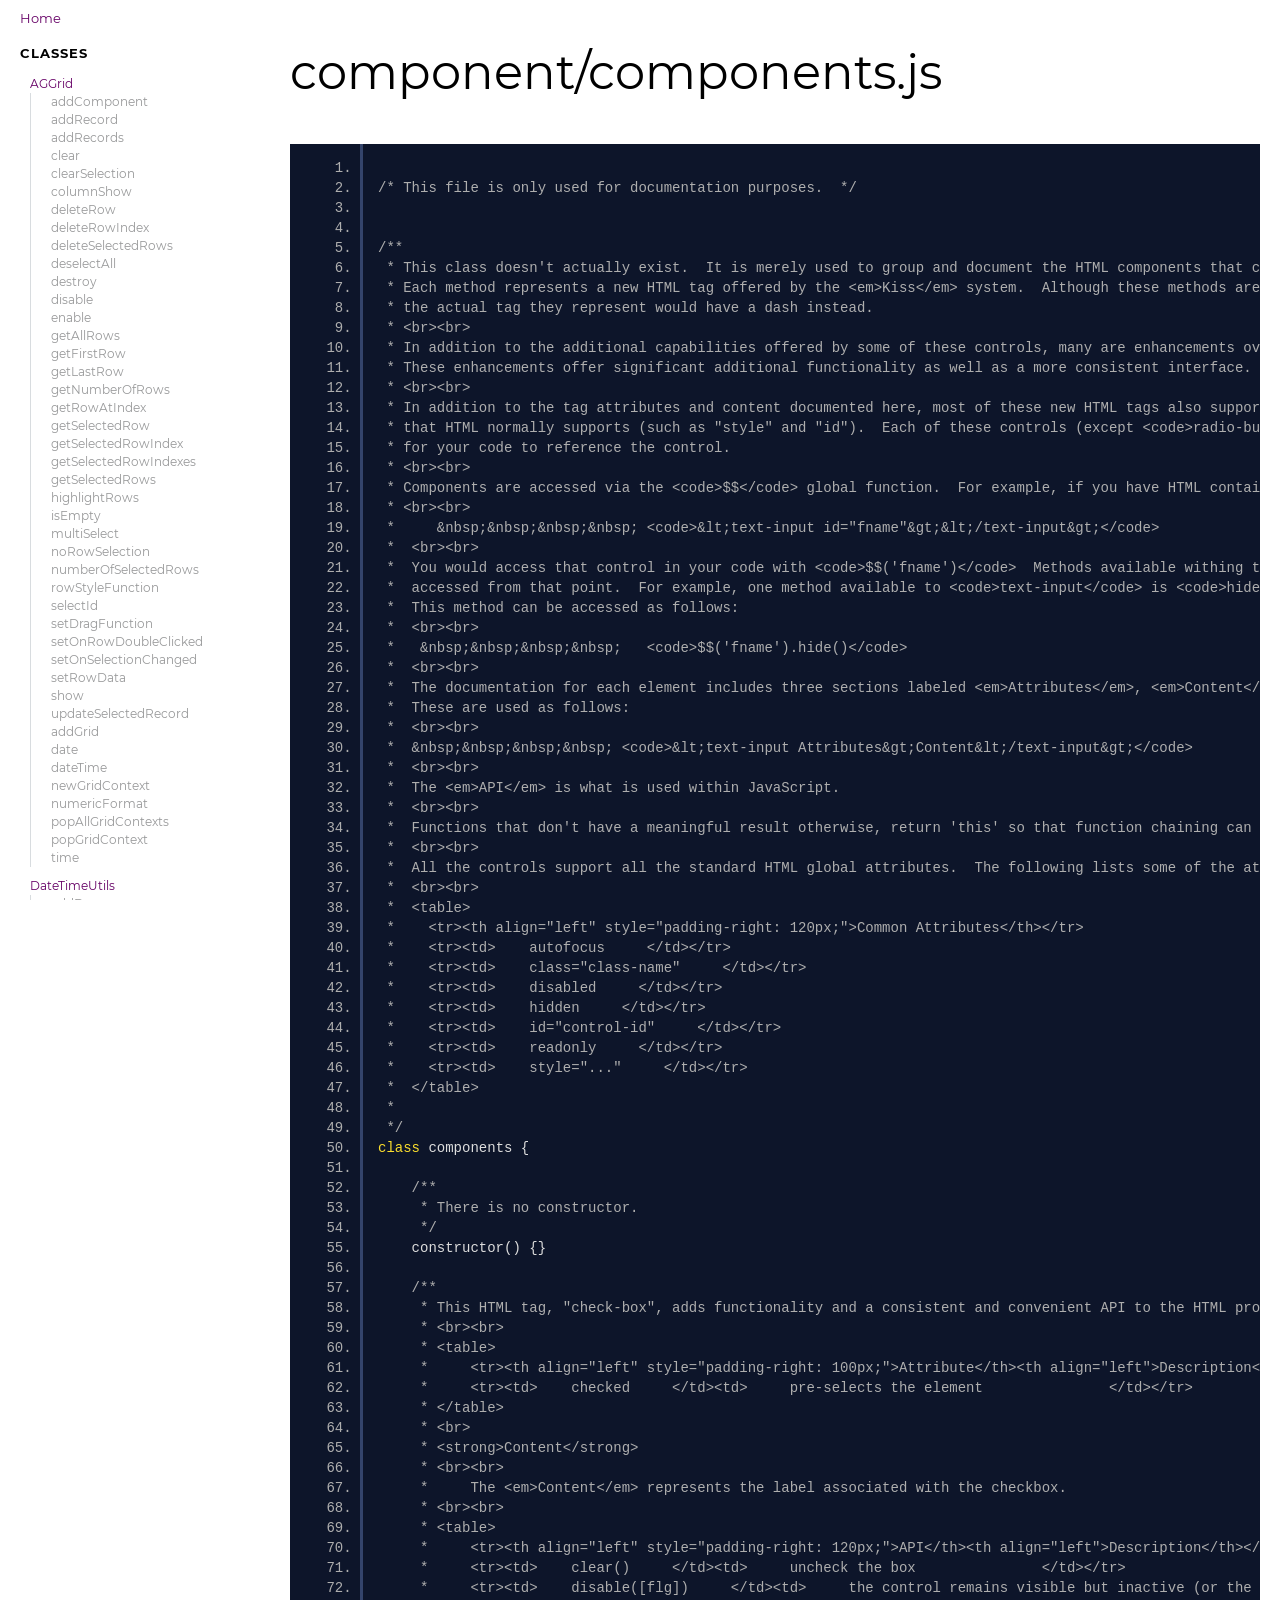
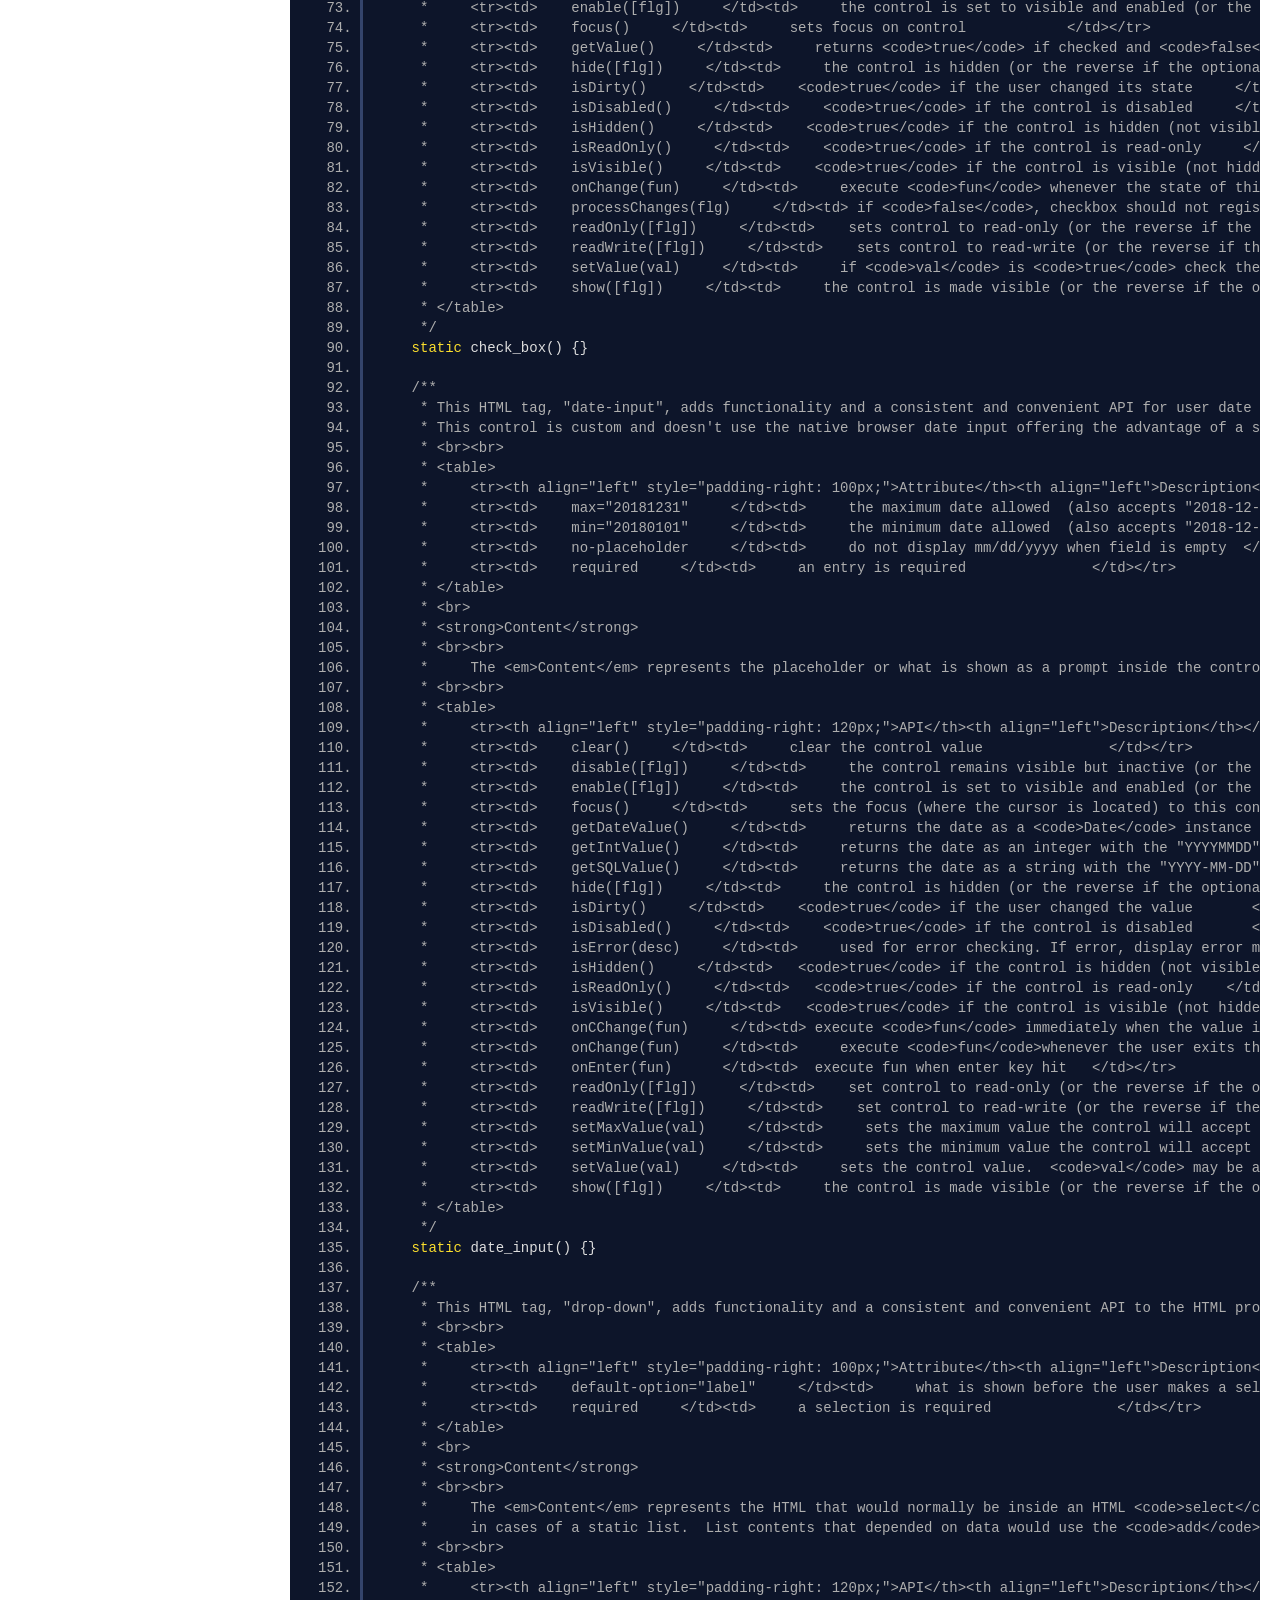
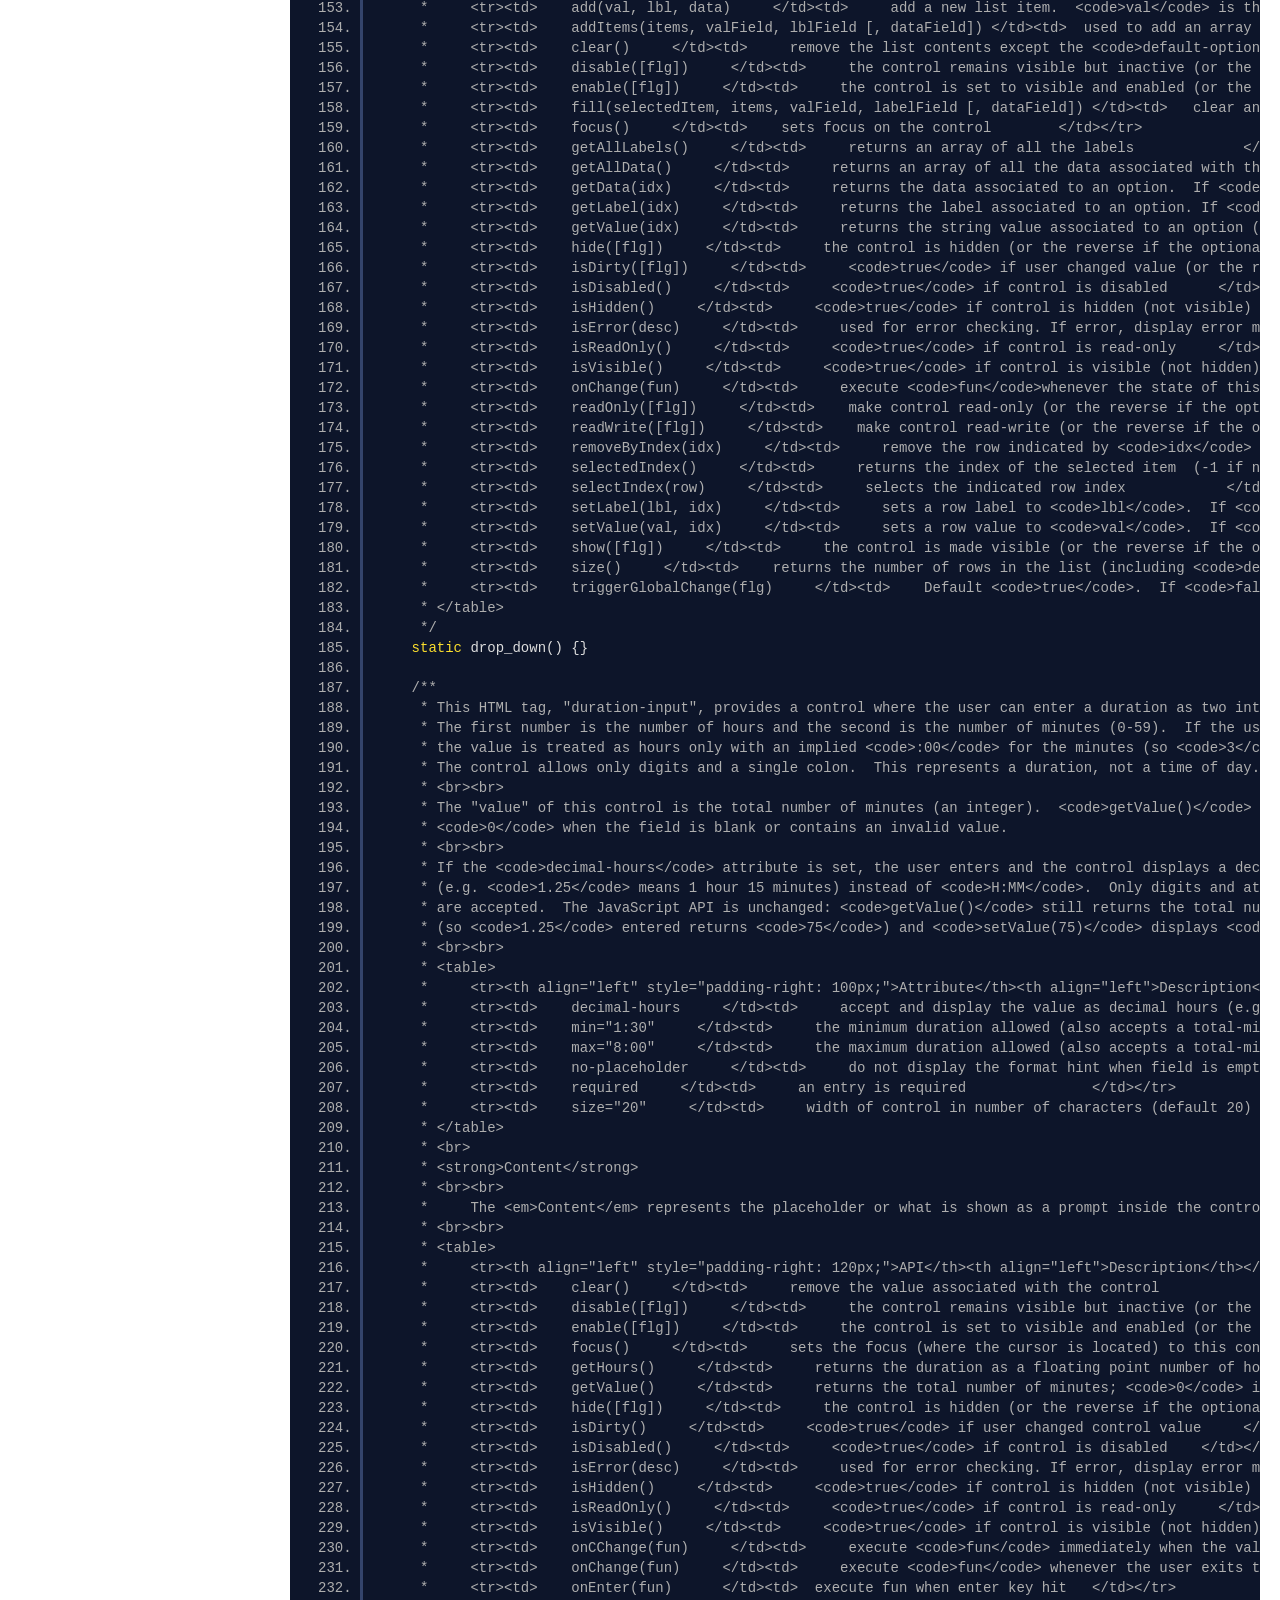
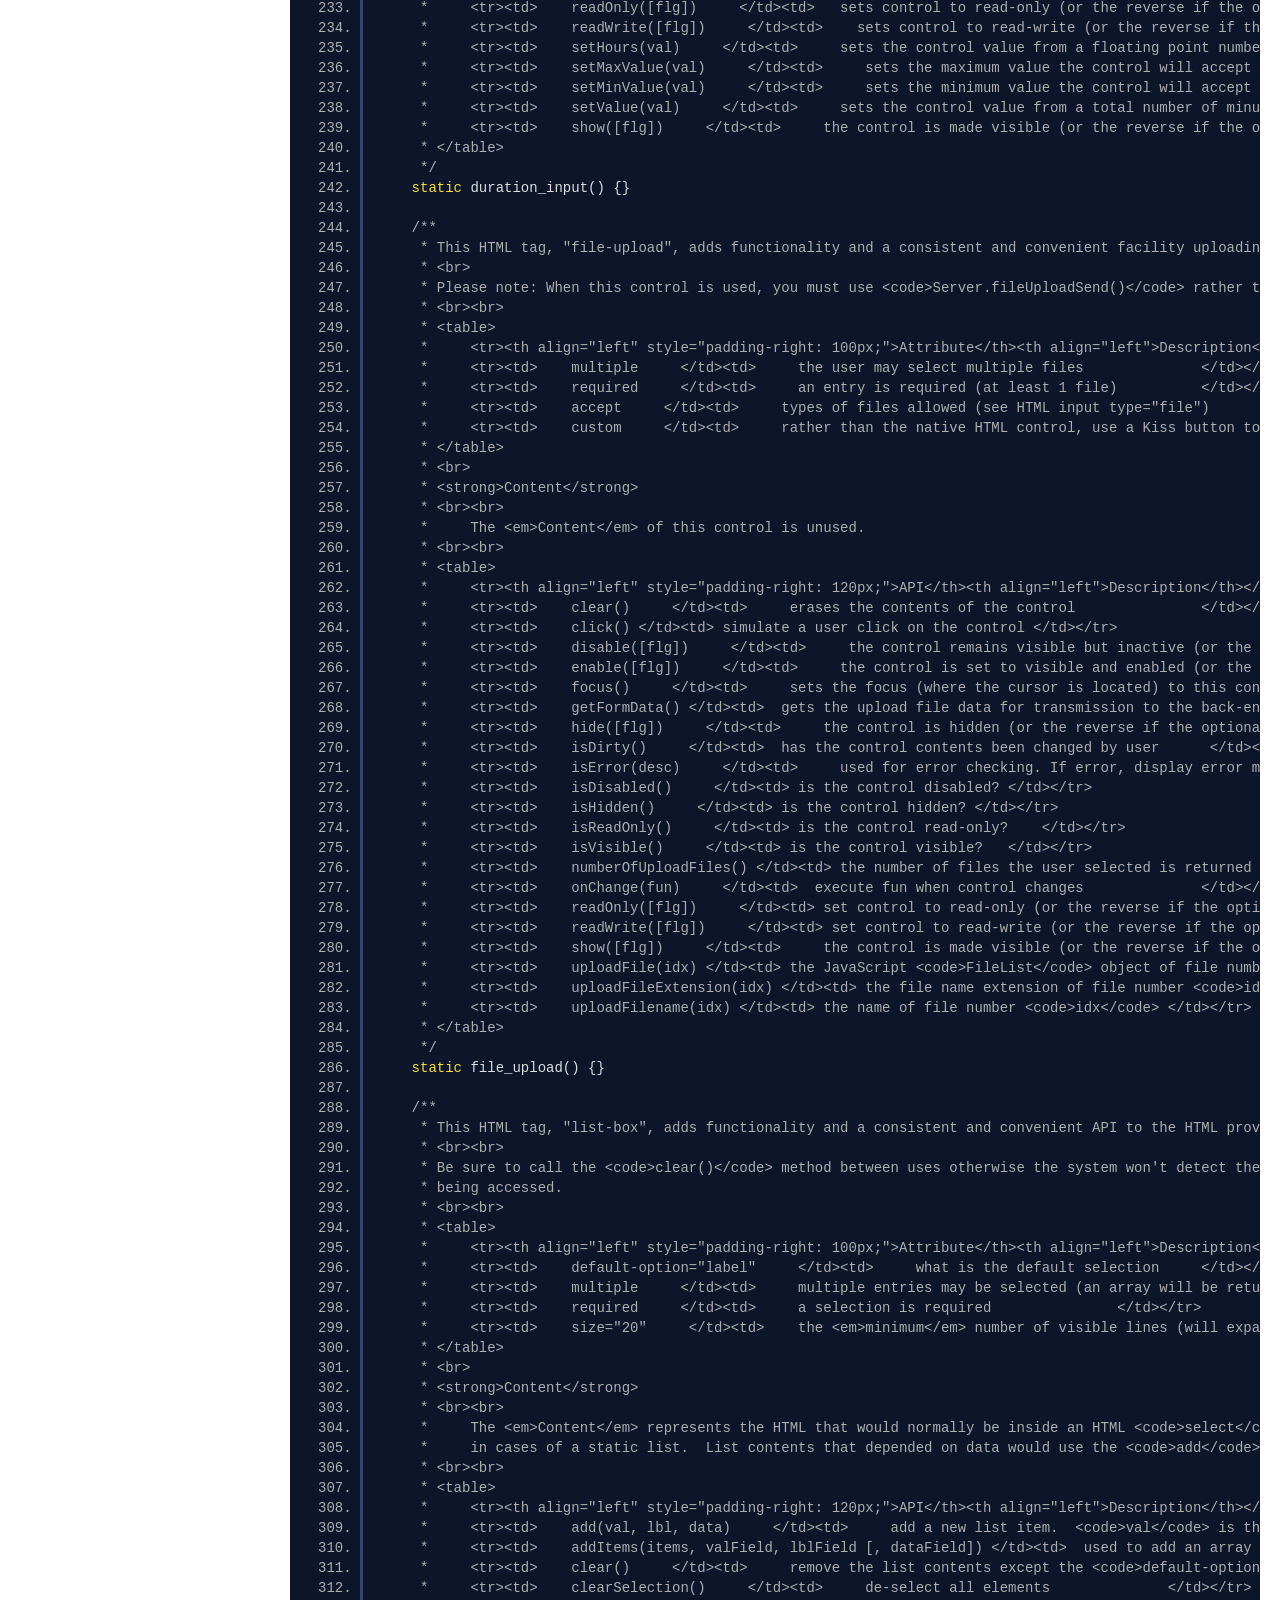
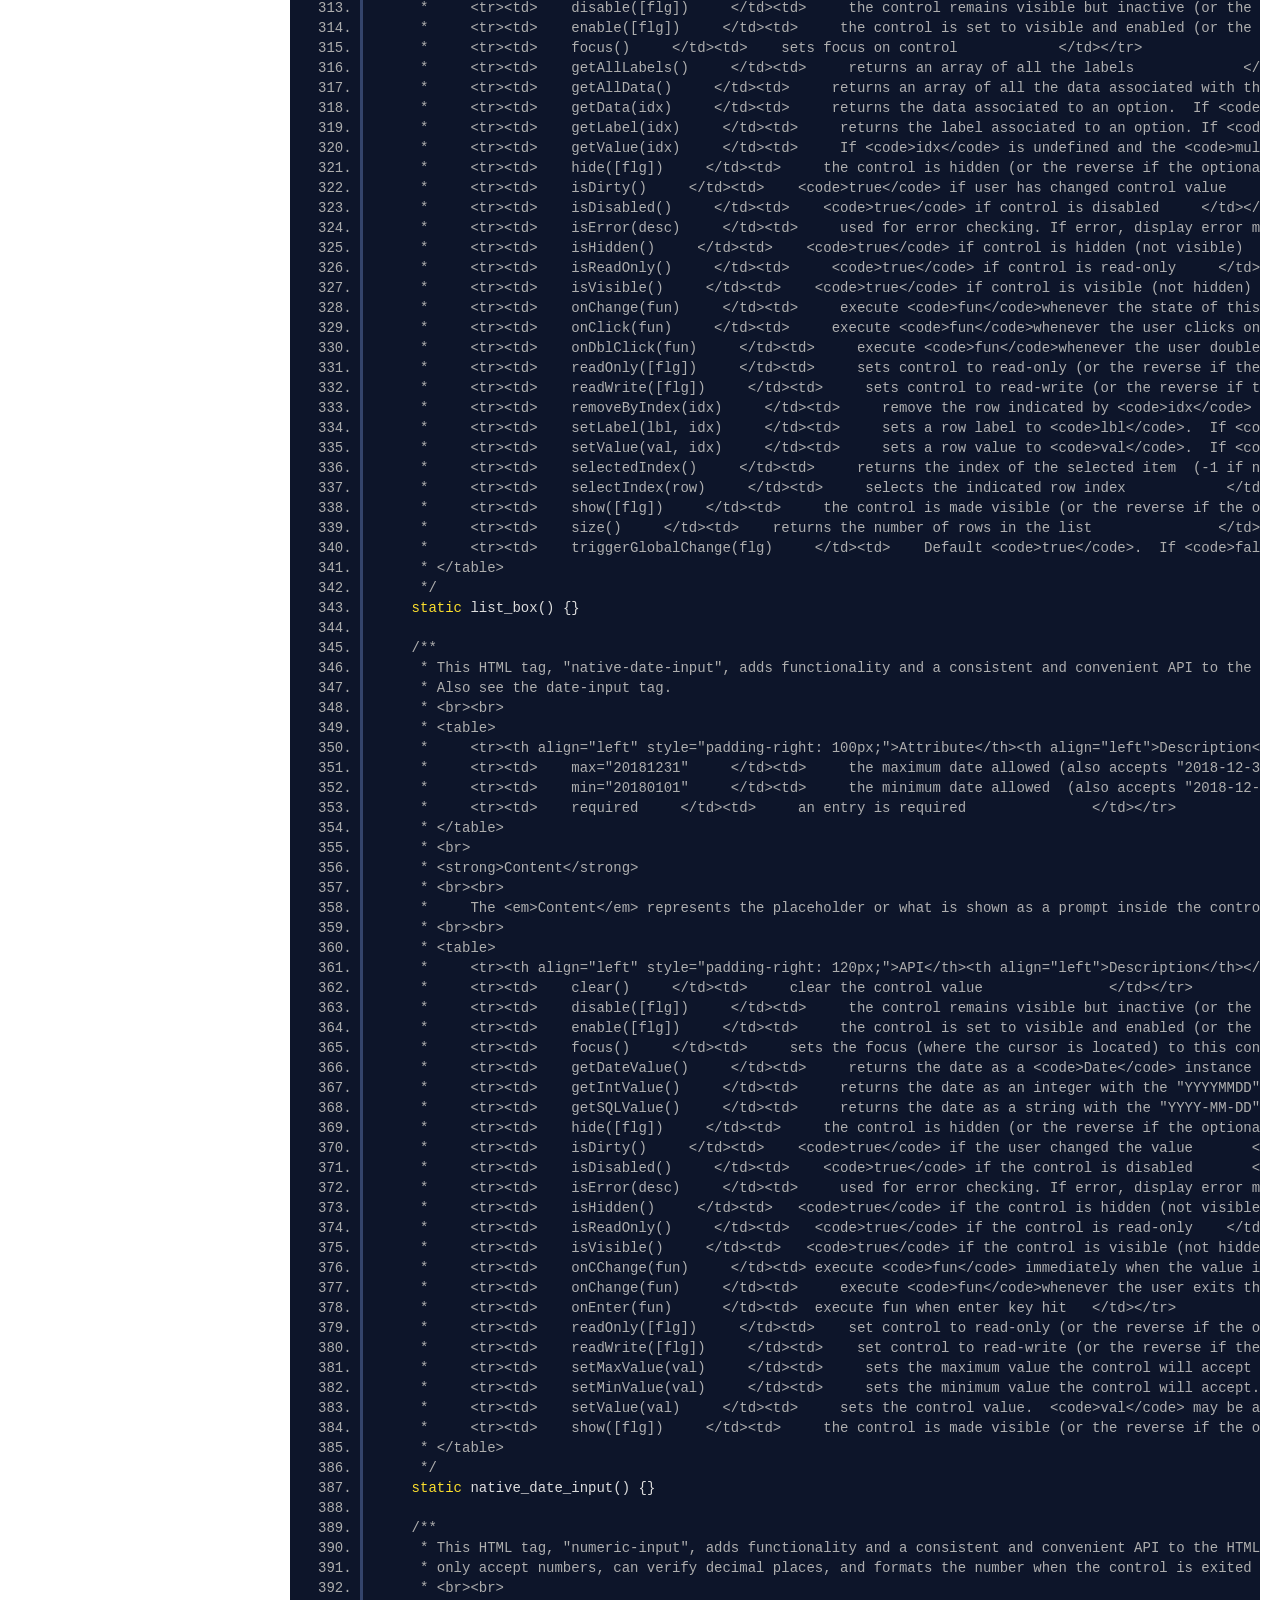
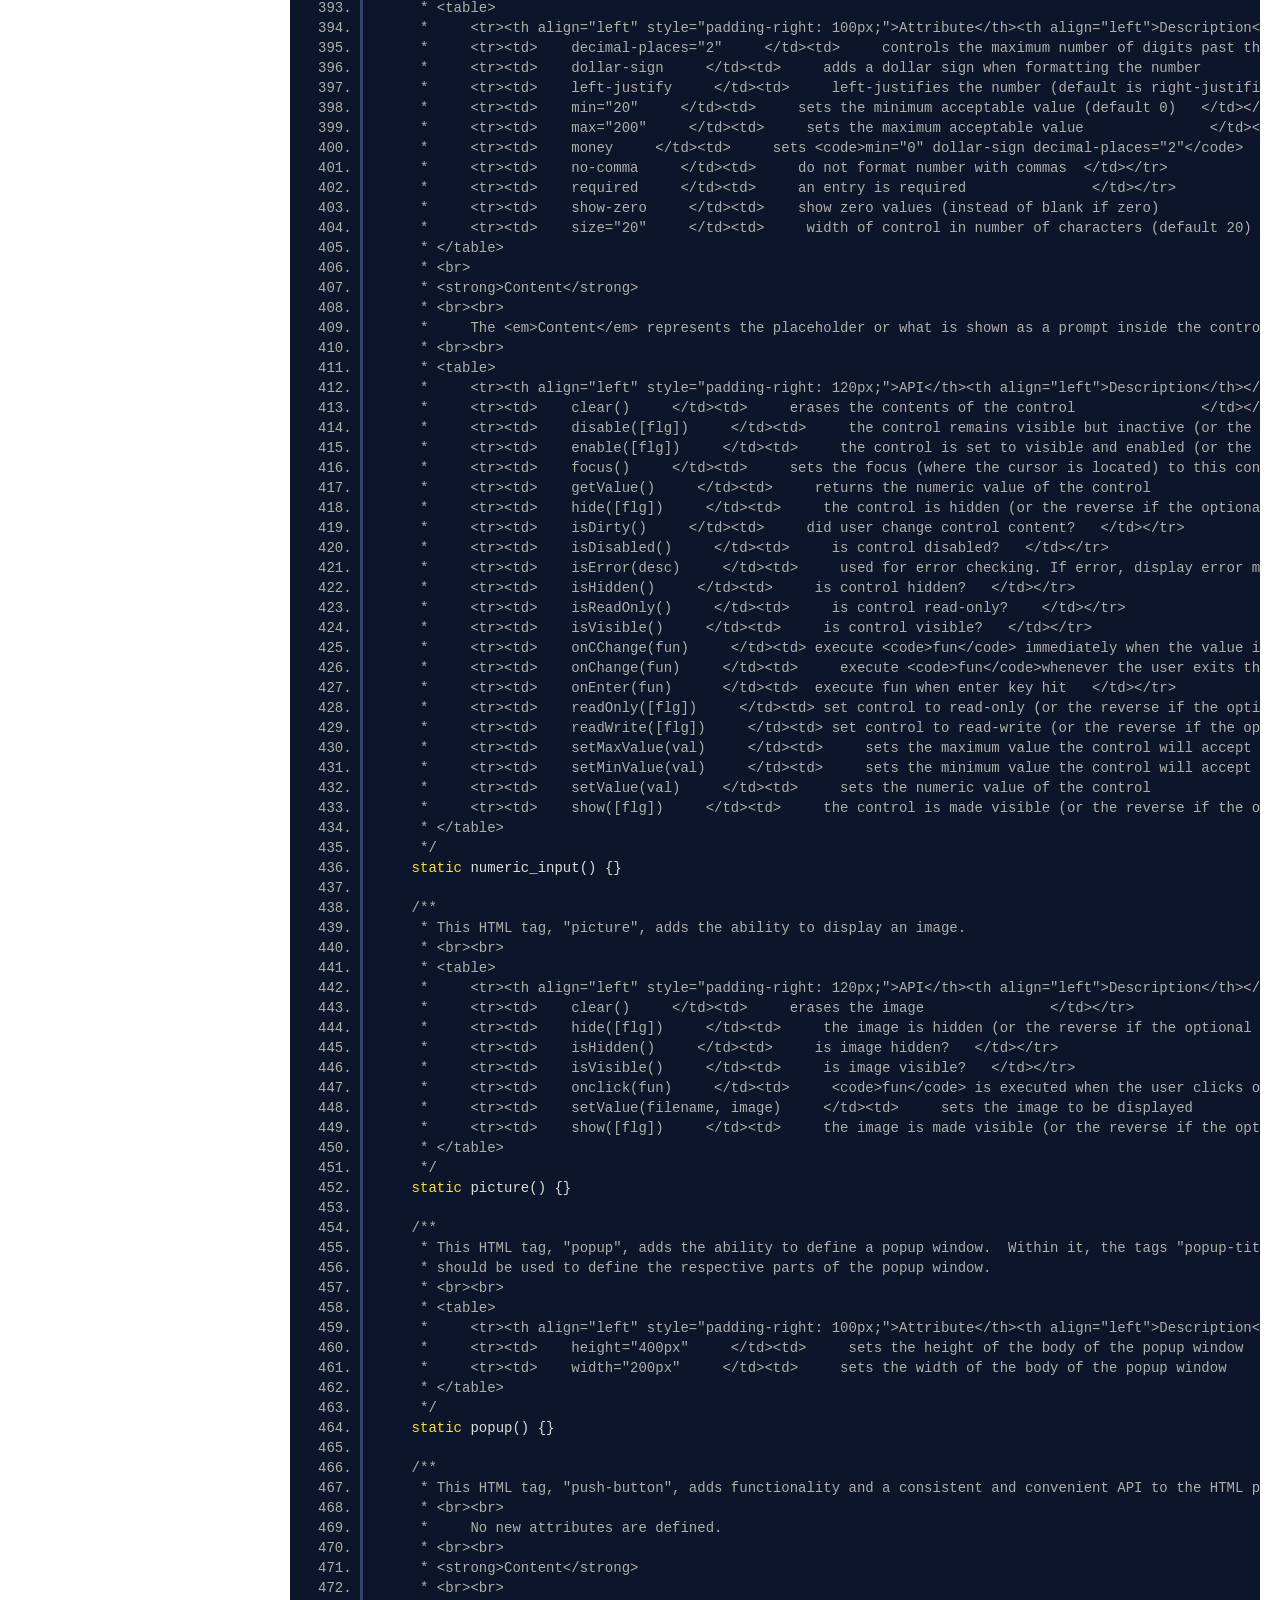
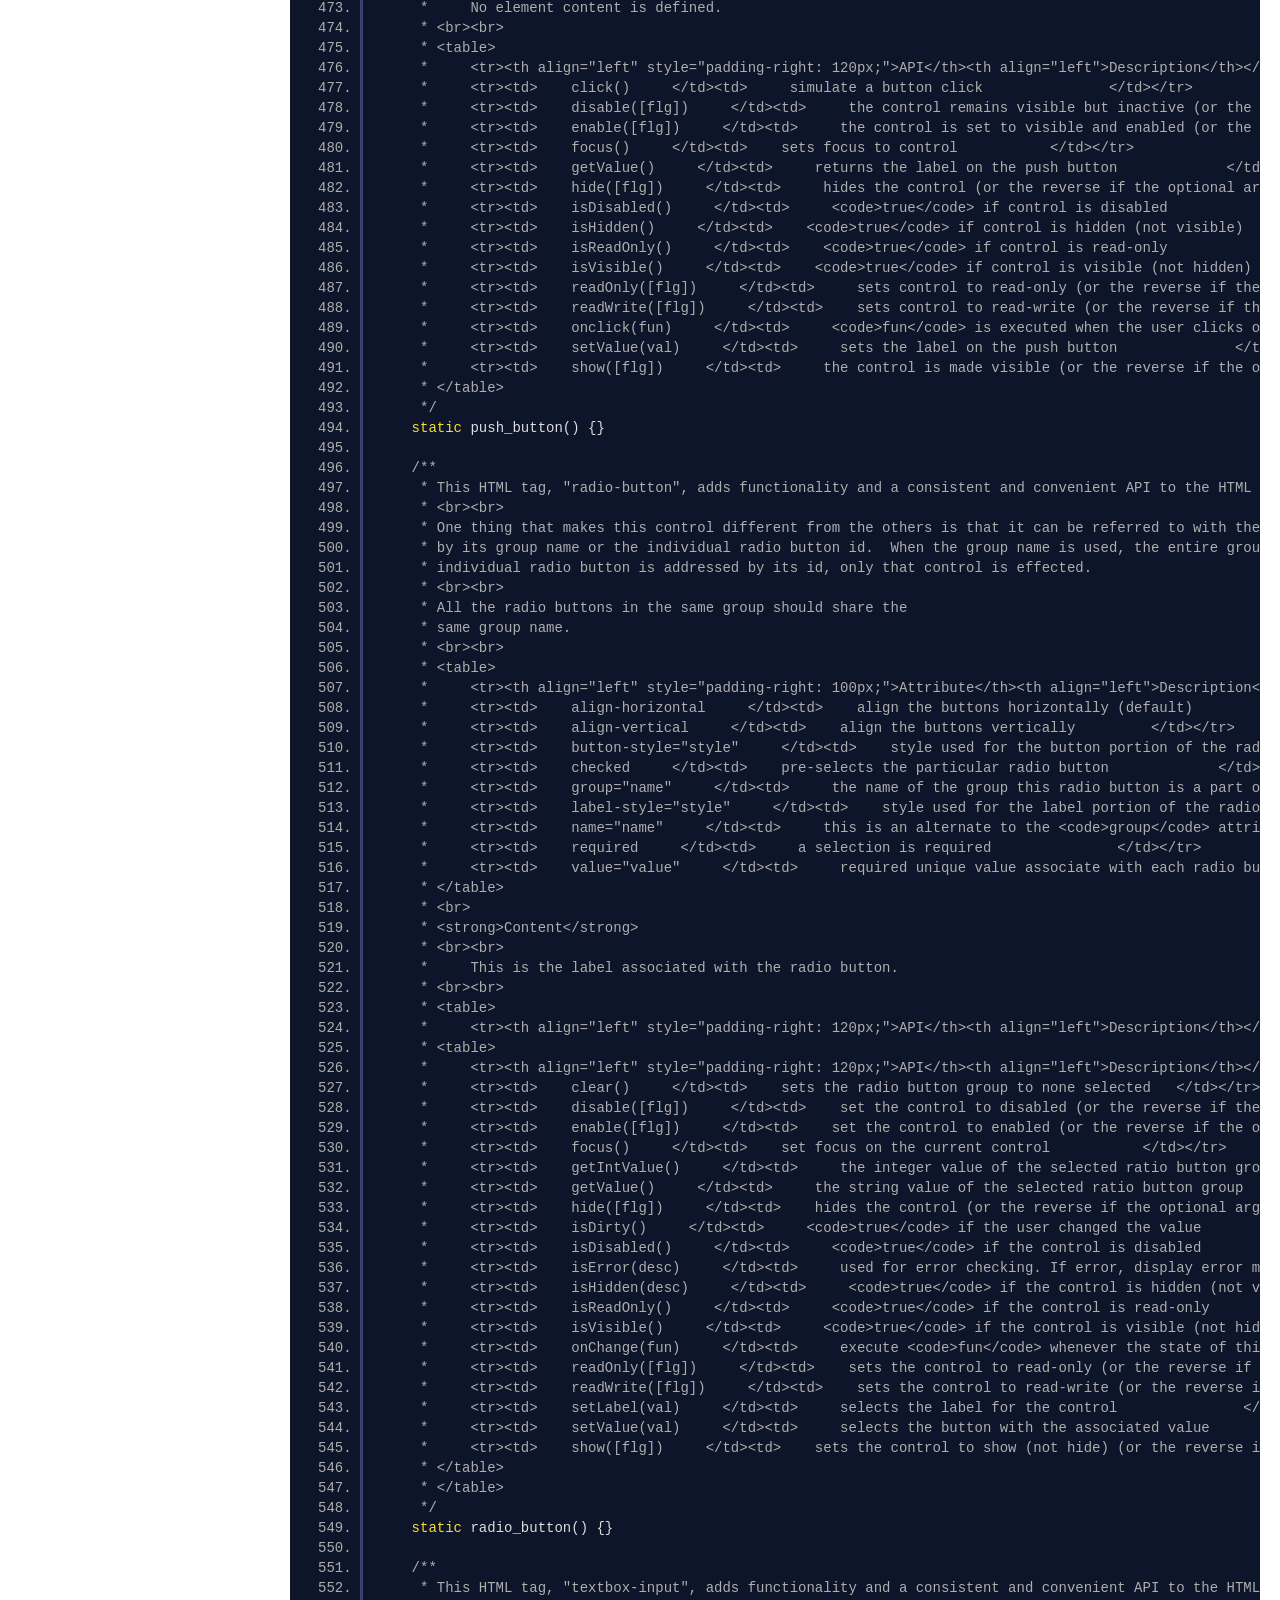
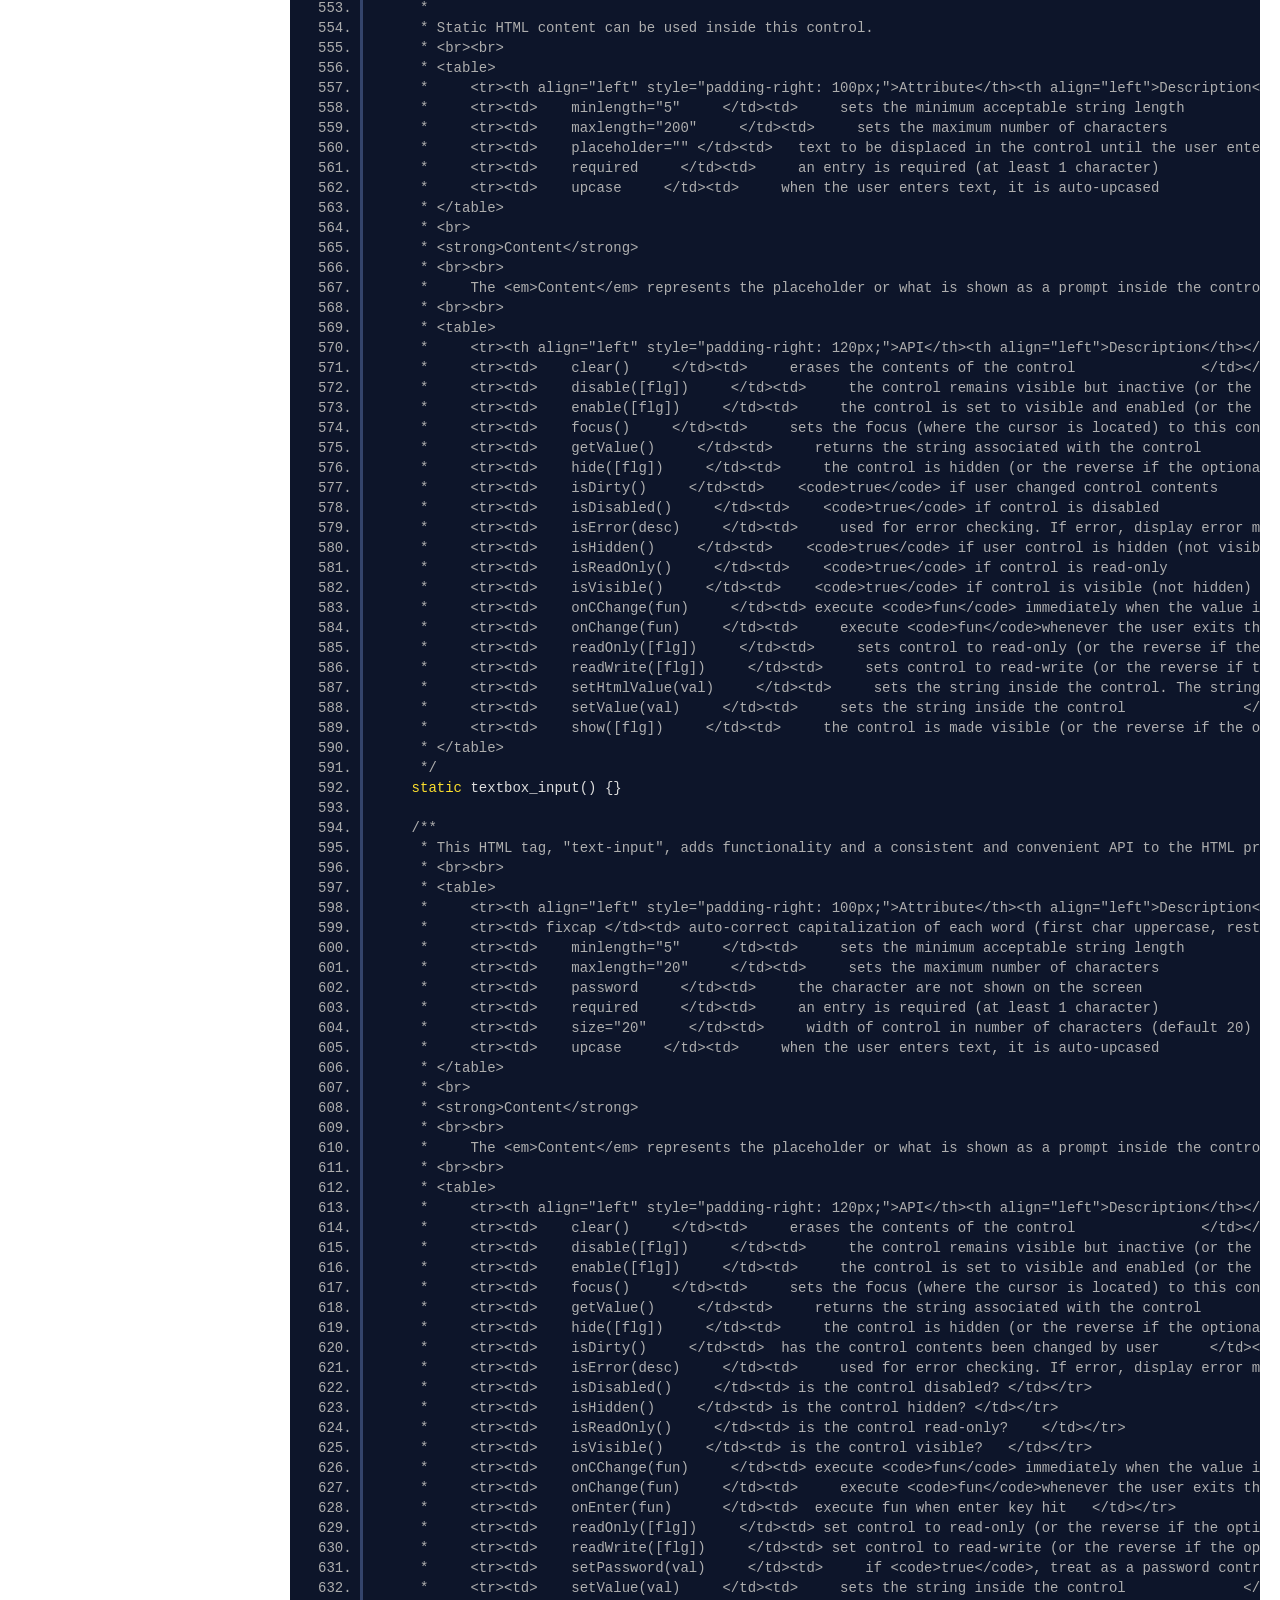
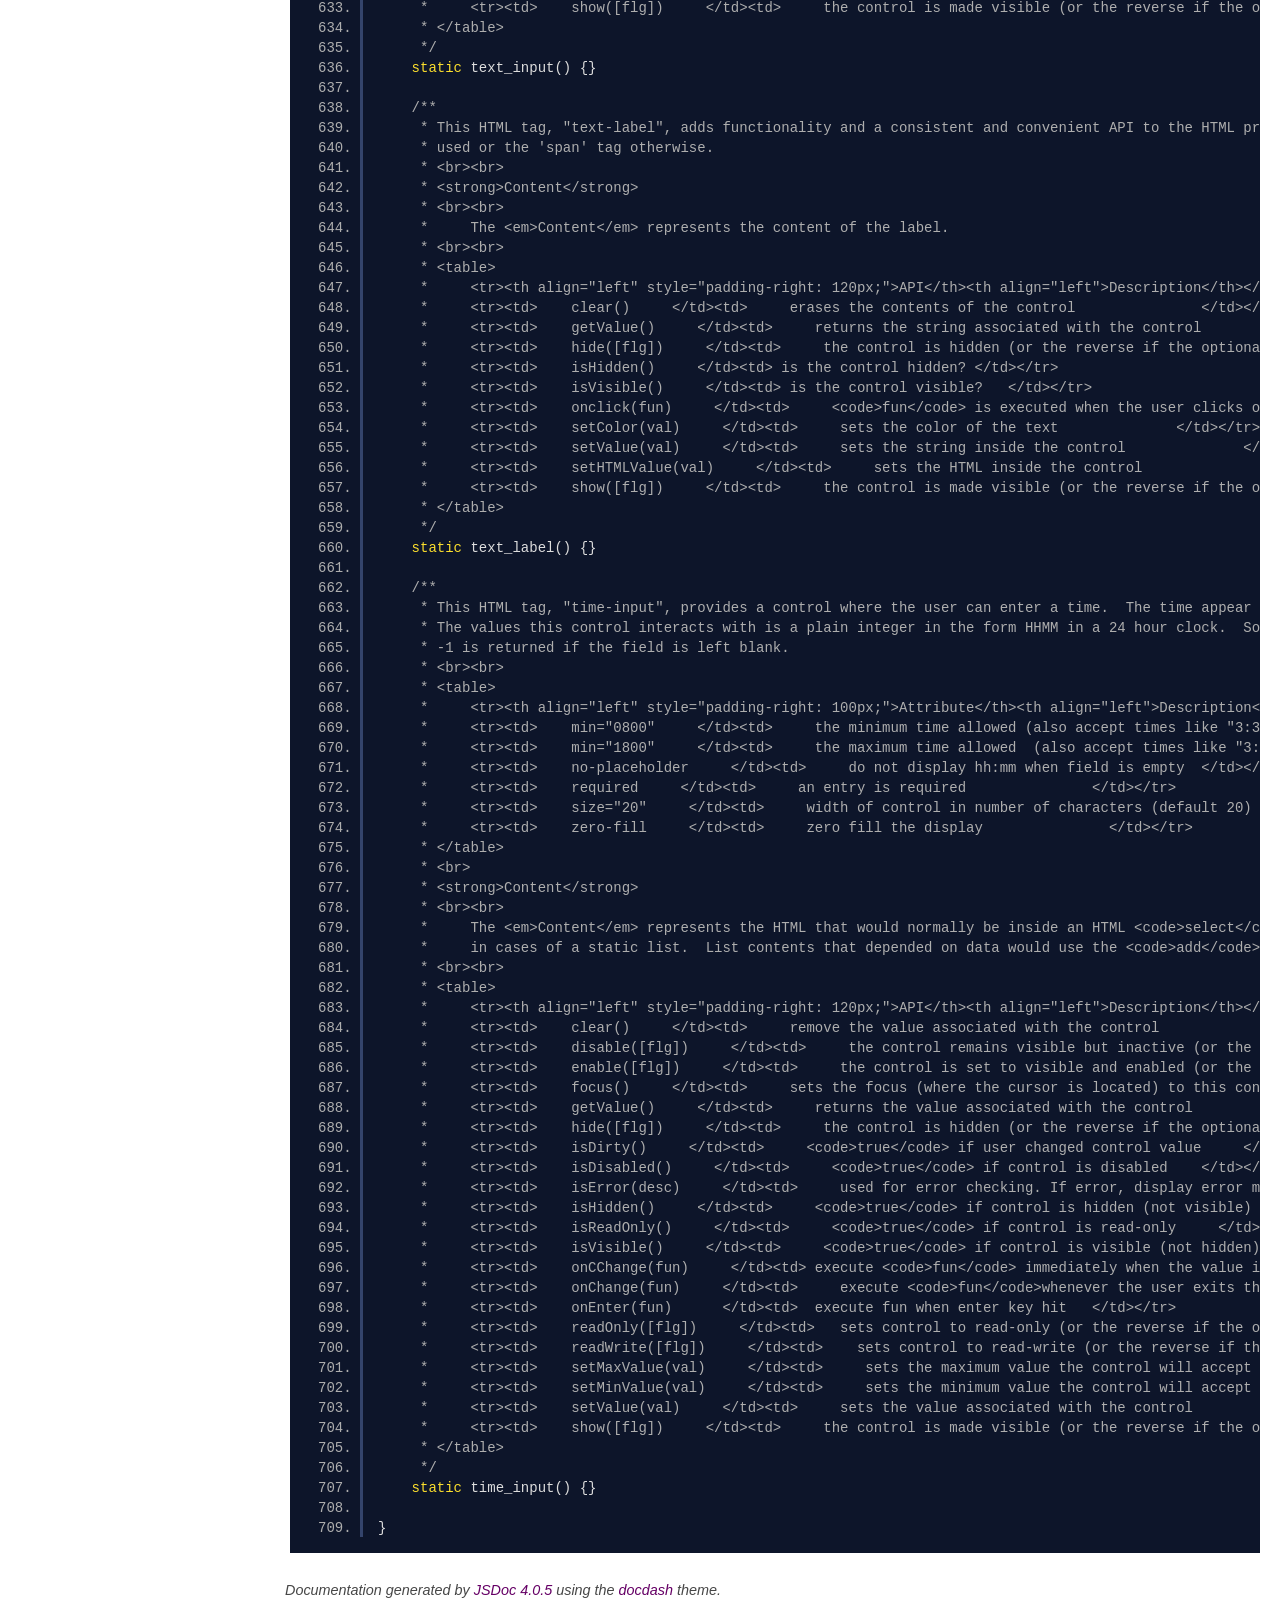
<file: manual/jsdoc/component_components.js.html>
<!DOCTYPE html>
<html lang="en">
<head>
    
    <meta charset="utf-8">
    <title>component/components.js - Documentation</title>
    
    
    <script src="scripts/prettify/prettify.js"></script>
    <script src="scripts/prettify/lang-css.js"></script>
    <!--[if lt IE 9]>
      <script src="//html5shiv.googlecode.com/svn/trunk/html5.js"></script>
    <![endif]-->
    <link type="text/css" rel="stylesheet" href="styles/prettify.css">
    <link type="text/css" rel="stylesheet" href="styles/jsdoc.css">
    <script src="scripts/nav.js" defer></script>
    
    <meta name="viewport" content="width=device-width, initial-scale=1.0">
</head>
<body>

<input type="checkbox" id="nav-trigger" class="nav-trigger" />
<label for="nav-trigger" class="navicon-button x">
  <div class="navicon"></div>
</label>

<label for="nav-trigger" class="overlay"></label>

<nav >
    
    
    <h2><a href="index.html">Home</a></h2><h3>Classes</h3><ul><li><a href="AGGrid.html">AGGrid</a><ul class='methods'><li data-type='method'><a href="AGGrid.html#addComponent">addComponent</a></li><li data-type='method'><a href="AGGrid.html#addRecord">addRecord</a></li><li data-type='method'><a href="AGGrid.html#addRecords">addRecords</a></li><li data-type='method'><a href="AGGrid.html#clear">clear</a></li><li data-type='method'><a href="AGGrid.html#clearSelection">clearSelection</a></li><li data-type='method'><a href="AGGrid.html#columnShow">columnShow</a></li><li data-type='method'><a href="AGGrid.html#deleteRow">deleteRow</a></li><li data-type='method'><a href="AGGrid.html#deleteRowIndex">deleteRowIndex</a></li><li data-type='method'><a href="AGGrid.html#deleteSelectedRows">deleteSelectedRows</a></li><li data-type='method'><a href="AGGrid.html#deselectAll">deselectAll</a></li><li data-type='method'><a href="AGGrid.html#destroy">destroy</a></li><li data-type='method'><a href="AGGrid.html#disable">disable</a></li><li data-type='method'><a href="AGGrid.html#enable">enable</a></li><li data-type='method'><a href="AGGrid.html#getAllRows">getAllRows</a></li><li data-type='method'><a href="AGGrid.html#getFirstRow">getFirstRow</a></li><li data-type='method'><a href="AGGrid.html#getLastRow">getLastRow</a></li><li data-type='method'><a href="AGGrid.html#getNumberOfRows">getNumberOfRows</a></li><li data-type='method'><a href="AGGrid.html#getRowAtIndex">getRowAtIndex</a></li><li data-type='method'><a href="AGGrid.html#getSelectedRow">getSelectedRow</a></li><li data-type='method'><a href="AGGrid.html#getSelectedRowIndex">getSelectedRowIndex</a></li><li data-type='method'><a href="AGGrid.html#getSelectedRowIndexes">getSelectedRowIndexes</a></li><li data-type='method'><a href="AGGrid.html#getSelectedRows">getSelectedRows</a></li><li data-type='method'><a href="AGGrid.html#highlightRows">highlightRows</a></li><li data-type='method'><a href="AGGrid.html#isEmpty">isEmpty</a></li><li data-type='method'><a href="AGGrid.html#multiSelect">multiSelect</a></li><li data-type='method'><a href="AGGrid.html#noRowSelection">noRowSelection</a></li><li data-type='method'><a href="AGGrid.html#numberOfSelectedRows">numberOfSelectedRows</a></li><li data-type='method'><a href="AGGrid.html#rowStyleFunction">rowStyleFunction</a></li><li data-type='method'><a href="AGGrid.html#selectId">selectId</a></li><li data-type='method'><a href="AGGrid.html#setDragFunction">setDragFunction</a></li><li data-type='method'><a href="AGGrid.html#setOnRowDoubleClicked">setOnRowDoubleClicked</a></li><li data-type='method'><a href="AGGrid.html#setOnSelectionChanged">setOnSelectionChanged</a></li><li data-type='method'><a href="AGGrid.html#setRowData">setRowData</a></li><li data-type='method'><a href="AGGrid.html#show">show</a></li><li data-type='method'><a href="AGGrid.html#updateSelectedRecord">updateSelectedRecord</a></li><li data-type='method'><a href="AGGrid.html#.addGrid">addGrid</a></li><li data-type='method'><a href="AGGrid.html#.date">date</a></li><li data-type='method'><a href="AGGrid.html#.dateTime">dateTime</a></li><li data-type='method'><a href="AGGrid.html#.newGridContext">newGridContext</a></li><li data-type='method'><a href="AGGrid.html#.numericFormat">numericFormat</a></li><li data-type='method'><a href="AGGrid.html#.popAllGridContexts">popAllGridContexts</a></li><li data-type='method'><a href="AGGrid.html#.popGridContext">popGridContext</a></li><li data-type='method'><a href="AGGrid.html#.time">time</a></li></ul></li><li><a href="DateTimeUtils.html">DateTimeUtils</a><ul class='methods'><li data-type='method'><a href="DateTimeUtils.html#.addDays">addDays</a></li><li data-type='method'><a href="DateTimeUtils.html#.addHours">addHours</a></li><li data-type='method'><a href="DateTimeUtils.html#.addHours">addHours</a></li><li data-type='method'><a href="DateTimeUtils.html#.addMinutes">addMinutes</a></li><li data-type='method'><a href="DateTimeUtils.html#.addMinutes">addMinutes</a></li><li data-type='method'><a href="DateTimeUtils.html#.addMonths">addMonths</a></li><li data-type='method'><a href="DateTimeUtils.html#.addYears">addYears</a></li><li data-type='method'><a href="DateTimeUtils.html#.create">create</a></li><li data-type='method'><a href="DateTimeUtils.html#.createDate">createDate</a></li><li data-type='method'><a href="DateTimeUtils.html#.dateOnlyEpoch">dateOnlyEpoch</a></li><li data-type='method'><a href="DateTimeUtils.html#.dateToStd">dateToStd</a></li><li data-type='method'><a href="DateTimeUtils.html#.diffMinutes">diffMinutes</a></li><li data-type='method'><a href="DateTimeUtils.html#.displayEpochToEpoch">displayEpochToEpoch</a></li><li data-type='method'><a href="DateTimeUtils.html#.epochFromDateAndTime">epochFromDateAndTime</a></li><li data-type='method'><a href="DateTimeUtils.html#.epochToDisplayEpoch">epochToDisplayEpoch</a></li><li data-type='method'><a href="DateTimeUtils.html#.formatDate">formatDate</a></li><li data-type='method'><a href="DateTimeUtils.html#.formatDateLong">formatDateLong</a></li><li data-type='method'><a href="DateTimeUtils.html#.formatDateTime">formatDateTime</a></li><li data-type='method'><a href="DateTimeUtils.html#.getDate">getDate</a></li><li data-type='method'><a href="DateTimeUtils.html#.getLocalTimezoneLongText">getLocalTimezoneLongText</a></li><li data-type='method'><a href="DateTimeUtils.html#.getLocalTimezoneShortText">getLocalTimezoneShortText</a></li><li data-type='method'><a href="DateTimeUtils.html#.getTime">getTime</a></li><li data-type='method'><a href="DateTimeUtils.html#.getTimeZoneOffsetMs">getTimeZoneOffsetMs</a></li><li data-type='method'><a href="DateTimeUtils.html#.localZone">localZone</a></li><li data-type='method'><a href="DateTimeUtils.html#.newYmdhm">newYmdhm</a></li><li data-type='method'><a href="DateTimeUtils.html#.now">now</a></li><li data-type='method'><a href="DateTimeUtils.html#.stdToDate">stdToDate</a></li><li data-type='method'><a href="DateTimeUtils.html#.timeOnlyEpoch">timeOnlyEpoch</a></li><li data-type='method'><a href="DateTimeUtils.html#.toDate">toDate</a></li><li data-type='method'><a href="DateTimeUtils.html#.toEpoch">toEpoch</a></li><li data-type='method'><a href="DateTimeUtils.html#.toIntDate">toIntDate</a></li><li data-type='method'><a href="DateTimeUtils.html#.toIntTime">toIntTime</a></li><li data-type='method'><a href="DateTimeUtils.html#.toMilliseconds">toMilliseconds</a></li><li data-type='method'><a href="DateTimeUtils.html#.toYmdhm">toYmdhm</a></li></ul></li><li><a href="DateUtils.html">DateUtils</a><ul class='methods'><li data-type='method'><a href="DateUtils.html#.SQLtoInt">SQLtoInt</a></li><li data-type='method'><a href="DateUtils.html#.calendar">calendar</a></li><li data-type='method'><a href="DateUtils.html#.dateAddDays">dateAddDays</a></li><li data-type='method'><a href="DateUtils.html#.dateToInt">dateToInt</a></li><li data-type='method'><a href="DateUtils.html#.day">day</a></li><li data-type='method'><a href="DateUtils.html#.dayOfWeek">dayOfWeek</a></li><li data-type='method'><a href="DateUtils.html#.dayOfWeekName">dayOfWeekName</a></li><li data-type='method'><a href="DateUtils.html#.daysDifference">daysDifference</a></li><li data-type='method'><a href="DateUtils.html#.detectDateFormat">detectDateFormat</a></li><li data-type='method'><a href="DateUtils.html#.intAddDays">intAddDays</a></li><li data-type='method'><a href="DateUtils.html#.intToDate">intToDate</a></li><li data-type='method'><a href="DateUtils.html#.intToSQL">intToSQL</a></li><li data-type='method'><a href="DateUtils.html#.intToStr2">intToStr2</a></li><li data-type='method'><a href="DateUtils.html#.intToStr4">intToStr4</a></li><li data-type='method'><a href="DateUtils.html#.isSQLDate">isSQLDate</a></li><li data-type='method'><a href="DateUtils.html#.isValid">isValid</a></li><li data-type='method'><a href="DateUtils.html#.julian">julian</a></li><li data-type='method'><a href="DateUtils.html#.longFormat">longFormat</a></li><li data-type='method'><a href="DateUtils.html#.millsToInt">millsToInt</a></li><li data-type='method'><a href="DateUtils.html#.month">month</a></li><li data-type='method'><a href="DateUtils.html#.monthName">monthName</a></li><li data-type='method'><a href="DateUtils.html#.monthsDifference">monthsDifference</a></li><li data-type='method'><a href="DateUtils.html#.strToInt">strToInt</a></li><li data-type='method'><a href="DateUtils.html#.toInt">toInt</a></li><li data-type='method'><a href="DateUtils.html#.today">today</a></li><li data-type='method'><a href="DateUtils.html#.year">year</a></li></ul></li><li><a href="Editor.html">Editor</a><ul class='methods'><li data-type='method'><a href="Editor.html#clear">clear</a></li><li data-type='method'><a href="Editor.html#dispose">dispose</a></li><li data-type='method'><a href="Editor.html#getHtml">getHtml</a></li><li data-type='method'><a href="Editor.html#getText">getText</a></li><li data-type='method'><a href="Editor.html#printEditorContent">printEditorContent</a></li><li data-type='method'><a href="Editor.html#readOnly">readOnly</a></li><li data-type='method'><a href="Editor.html#readWrite">readWrite</a></li><li data-type='method'><a href="Editor.html#setHtml">setHtml</a></li><li data-type='method'><a href="Editor.html#.addEditor">addEditor</a></li><li data-type='method'><a href="Editor.html#.create">create</a></li><li data-type='method'><a href="Editor.html#.newEditorContext">newEditorContext</a></li><li data-type='method'><a href="Editor.html#.popAllEditorContexts">popAllEditorContexts</a></li><li data-type='method'><a href="Editor.html#.popEditorContext">popEditorContext</a></li></ul></li><li><a href="MutableString.html">MutableString</a><ul class='methods'><li data-type='method'><a href="MutableString.html#append">append</a></li><li data-type='method'><a href="MutableString.html#charAt">charAt</a></li><li data-type='method'><a href="MutableString.html#clear">clear</a></li><li data-type='method'><a href="MutableString.html#delete">delete</a></li><li data-type='method'><a href="MutableString.html#insert">insert</a></li><li data-type='method'><a href="MutableString.html#length">length</a></li><li data-type='method'><a href="MutableString.html#prepend">prepend</a></li><li data-type='method'><a href="MutableString.html#removeFromEnd">removeFromEnd</a></li><li data-type='method'><a href="MutableString.html#removeFromStart">removeFromStart</a></li><li data-type='method'><a href="MutableString.html#replace">replace</a></li><li data-type='method'><a href="MutableString.html#setCharAt">setCharAt</a></li><li data-type='method'><a href="MutableString.html#toString">toString</a></li></ul></li><li><a href="NumberUtils.html">NumberUtils</a><ul class='methods'><li data-type='method'><a href="NumberUtils.html#.floatEqual">floatEqual</a></li><li data-type='method'><a href="NumberUtils.html#.round">round</a></li><li data-type='method'><a href="NumberUtils.html#.roundDown">roundDown</a></li><li data-type='method'><a href="NumberUtils.html#.roundUp">roundUp</a></li></ul></li><li><a href="Server.html">Server</a><ul class='methods'><li data-type='method'><a href="Server.html#.binaryCall">binaryCall</a></li><li data-type='method'><a href="Server.html#.call">call</a></li><li data-type='method'><a href="Server.html#.callAll">callAll</a></li><li data-type='method'><a href="Server.html#.fileUploadSend">fileUploadSend</a></li><li data-type='method'><a href="Server.html#.logout">logout</a></li><li data-type='method'><a href="Server.html#.setMaxInactivityHours">setMaxInactivityHours</a></li><li data-type='method'><a href="Server.html#.setMaxInactivityMinutes">setMaxInactivityMinutes</a></li><li data-type='method'><a href="Server.html#.setMaxInactivitySeconds">setMaxInactivitySeconds</a></li><li data-type='method'><a href="Server.html#.setURL">setURL</a></li></ul></li><li><a href="TimeUtils.html">TimeUtils</a><ul class='methods'><li data-type='method'><a href="TimeUtils.html#.addHours">addHours</a></li><li data-type='method'><a href="TimeUtils.html#.addMinutes">addMinutes</a></li><li data-type='method'><a href="TimeUtils.html#.current">current</a></li><li data-type='method'><a href="TimeUtils.html#.dateToTime">dateToTime</a></li><li data-type='method'><a href="TimeUtils.html#.diff">diff</a></li><li data-type='method'><a href="TimeUtils.html#.format">format</a></li><li data-type='method'><a href="TimeUtils.html#.formatLong">formatLong</a></li><li data-type='method'><a href="TimeUtils.html#.hours">hours</a></li><li data-type='method'><a href="TimeUtils.html#.isValid">isValid</a></li><li data-type='method'><a href="TimeUtils.html#.millsToInt">millsToInt</a></li><li data-type='method'><a href="TimeUtils.html#.minutes">minutes</a></li><li data-type='method'><a href="TimeUtils.html#.minutesToTime">minutesToTime</a></li><li data-type='method'><a href="TimeUtils.html#.strToInt">strToInt</a></li><li data-type='method'><a href="TimeUtils.html#.toInt">toInt</a></li><li data-type='method'><a href="TimeUtils.html#.totalMinutes">totalMinutes</a></li></ul></li><li><a href="Utils.html">Utils</a><ul class='methods'><li data-type='method'><a href="Utils.html#.appendChild">appendChild</a></li><li data-type='method'><a href="Utils.html#.assureArray">assureArray</a></li><li data-type='method'><a href="Utils.html#.beep">beep</a></li><li data-type='method'><a href="Utils.html#.cleanup">cleanup</a></li><li data-type='method'><a href="Utils.html#.clearAllEnterContexts">clearAllEnterContexts</a></li><li data-type='method'><a href="Utils.html#.clearSomeControlValueChanged">clearSomeControlValueChanged</a></li><li data-type='method'><a href="Utils.html#.cloneArrayShallow">cloneArrayShallow</a></li><li data-type='method'><a href="Utils.html#.convertToArray">convertToArray</a></li><li data-type='method'><a href="Utils.html#.countProperties">countProperties</a></li><li data-type='method'><a href="Utils.html#.didSomeControlValueChange">didSomeControlValueChange</a></li><li data-type='method'><a href="Utils.html#.drop">drop</a></li><li data-type='method'><a href="Utils.html#.eraseChildren">eraseChildren</a></li><li data-type='method'><a href="Utils.html#.fileNameExtension">fileNameExtension</a></li><li data-type='method'><a href="Utils.html#.fixCapitalization">fixCapitalization</a></li><li data-type='method'><a href="Utils.html#.format">format</a></li><li data-type='method'><a href="Utils.html#.formatSsn">formatSsn</a></li><li data-type='method'><a href="Utils.html#.formatb">formatb</a></li><li data-type='method'><a href="Utils.html#.getAndEraseData">getAndEraseData</a></li><li data-type='method'><a href="Utils.html#.getAppUrl">getAppUrl</a></li><li data-type='method'><a href="Utils.html#.getData">getData</a></li><li data-type='method'><a href="Utils.html#.getEmailFromAddressWithName">getEmailFromAddressWithName</a></li><li data-type='method'><a href="Utils.html#.getFileUploadCount">getFileUploadCount</a></li><li data-type='method'><a href="Utils.html#.getFileUploadFormData">getFileUploadFormData</a></li><li data-type='method'><a href="Utils.html#.getLastError">getLastError</a></li><li data-type='method'><a href="Utils.html#.getLastErrorDate">getLastErrorDate</a></li><li data-type='method'><a href="Utils.html#.getLocation">getLocation</a></li><li data-type='method'><a href="Utils.html#.getMilliseconds">getMilliseconds</a></li><li data-type='method'><a href="Utils.html#.getNameFromAddressWithName">getNameFromAddressWithName</a></li><li data-type='method'><a href="Utils.html#.getPageArgv">getPageArgv</a></li><li data-type='method'><a href="Utils.html#.getPageRetv">getPageRetv</a></li><li data-type='method'><a href="Utils.html#.getURLParam">getURLParam</a></li><li data-type='method'><a href="Utils.html#.globalEnterHandler">globalEnterHandler</a></li><li data-type='method'><a href="Utils.html#.htmlToText">htmlToText</a></li><li data-type='method'><a href="Utils.html#.isChangeChar">isChangeChar</a></li><li data-type='method'><a href="Utils.html#.isOnline">isOnline</a></li><li data-type='method'><a href="Utils.html#.isValidDomain">isValidDomain</a></li><li data-type='method'><a href="Utils.html#.isValidEmailAddress">isValidEmailAddress</a></li><li data-type='method'><a href="Utils.html#.isValidEmailAddressWithName">isValidEmailAddressWithName</a></li><li data-type='method'><a href="Utils.html#.isValidSsn">isValidSsn</a></li><li data-type='method'><a href="Utils.html#.keep">keep</a></li><li data-type='method'><a href="Utils.html#.loadPage">loadPage</a></li><li data-type='method'><a href="Utils.html#.makeDraggable">makeDraggable</a></li><li data-type='method'><a href="Utils.html#.newEnterContext">newEnterContext</a></li><li data-type='method'><a href="Utils.html#.openUrl">openUrl</a></li><li data-type='method'><a href="Utils.html#.popEnterContext">popEnterContext</a></li><li data-type='method'><a href="Utils.html#.popPage">popPage</a></li><li data-type='method'><a href="Utils.html#.popup_close">popup_close</a></li><li data-type='method'><a href="Utils.html#.popup_open">popup_open</a></li><li data-type='method'><a href="Utils.html#.popup_set_height">popup_set_height</a></li><li data-type='method'><a href="Utils.html#.popup_set_width">popup_set_width</a></li><li data-type='method'><a href="Utils.html#.pushPage">pushPage</a></li><li data-type='method'><a href="Utils.html#.rescan">rescan</a></li><li data-type='method'><a href="Utils.html#.saveData">saveData</a></li><li data-type='method'><a href="Utils.html#.setEnterFunction">setEnterFunction</a></li><li data-type='method'><a href="Utils.html#.setSomeControlValueChangeFunction">setSomeControlValueChangeFunction</a></li><li data-type='method'><a href="Utils.html#.showMessage">showMessage</a></li><li data-type='method'><a href="Utils.html#.showReport">showReport</a></li><li data-type='method'><a href="Utils.html#.someControlValueChanged">someControlValueChanged</a></li><li data-type='method'><a href="Utils.html#.splitEmailAddresses">splitEmailAddresses</a></li><li data-type='method'><a href="Utils.html#.take">take</a></li><li data-type='method'><a href="Utils.html#.textToHtml">textToHtml</a></li><li data-type='method'><a href="Utils.html#.toASCII">toASCII</a></li><li data-type='method'><a href="Utils.html#.toBase64">toBase64</a></li><li data-type='method'><a href="Utils.html#.toNumber">toNumber</a></li><li data-type='method'><a href="Utils.html#.toggleFullscreen">toggleFullscreen</a></li><li data-type='method'><a href="Utils.html#.useComponent">useComponent</a></li><li data-type='method'><a href="Utils.html#.useTaglessComponent">useTaglessComponent</a></li><li data-type='method'><a href="Utils.html#.uuid">uuid</a></li><li data-type='method'><a href="Utils.html#.waitMessage">waitMessage</a></li><li data-type='method'><a href="Utils.html#.waitMessageEnd">waitMessageEnd</a></li><li data-type='method'><a href="Utils.html#.yesNo">yesNo</a></li></ul></li><li><a href="components.html">components</a><ul class='methods'><li data-type='method'><a href="components.html#.check_box">check_box</a></li><li data-type='method'><a href="components.html#.date_input">date_input</a></li><li data-type='method'><a href="components.html#.drop_down">drop_down</a></li><li data-type='method'><a href="components.html#.duration_input">duration_input</a></li><li data-type='method'><a href="components.html#.file_upload">file_upload</a></li><li data-type='method'><a href="components.html#.list_box">list_box</a></li><li data-type='method'><a href="components.html#.native_date_input">native_date_input</a></li><li data-type='method'><a href="components.html#.numeric_input">numeric_input</a></li><li data-type='method'><a href="components.html#.picture">picture</a></li><li data-type='method'><a href="components.html#.popup">popup</a></li><li data-type='method'><a href="components.html#.push_button">push_button</a></li><li data-type='method'><a href="components.html#.radio_button">radio_button</a></li><li data-type='method'><a href="components.html#.text_input">text_input</a></li><li data-type='method'><a href="components.html#.text_label">text_label</a></li><li data-type='method'><a href="components.html#.textbox_input">textbox_input</a></li><li data-type='method'><a href="components.html#.time_input">time_input</a></li></ul></li></ul><h3>Global</h3><ul><li><a href="global.html#$$">$$</a></li><li><a href="global.html#DOMUtils">DOMUtils</a></li><li><a href="global.html#DateTimeUtils.">DateTimeUtils.</a></li></ul>
    
</nav>

<div id="main">
    
    <h1 class="page-title">component/components.js</h1>
    

    



    
    <section>
        <article>
            <pre class="prettyprint source linenums"><code>
/* This file is only used for documentation purposes.  */


/**
 * This class doesn't actually exist.  It is merely used to group and document the HTML components that come with the &lt;em>Kiss&lt;/em> system.
 * Each method represents a new HTML tag offered by the &lt;em>Kiss&lt;/em> system.  Although these methods are shown with an underscore in their name,
 * the actual tag they represent would have a dash instead.
 * &lt;br>&lt;br>
 * In addition to the additional capabilities offered by some of these controls, many are enhancements over features already provided by HTML.
 * These enhancements offer significant additional functionality as well as a more consistent interface.
 * &lt;br>&lt;br>
 * In addition to the tag attributes and content documented here, most of these new HTML tags also support the standard attributes
 * that HTML normally supports (such as "style" and "id").  Each of these controls (except &lt;code>radio-button&lt;/code>) &lt;em>require&lt;/em> the "id" attribute in order
 * for your code to reference the control.
 * &lt;br>&lt;br>
 * Components are accessed via the &lt;code>$$&lt;/code> global function.  For example, if you have HTML containing:
 * &lt;br>&lt;br>
 *     &amp;nbsp;&amp;nbsp;&amp;nbsp;&amp;nbsp; &lt;code>&amp;lt;text-input id="fname"&amp;gt;&amp;lt;/text-input&amp;gt;&lt;/code>
 *  &lt;br>&lt;br>
 *  You would access that control in your code with &lt;code>$$('fname')&lt;/code>  Methods available withing that control are
 *  accessed from that point.  For example, one method available to &lt;code>text-input&lt;/code> is &lt;code>hide()&lt;/code>.
 *  This method can be accessed as follows:
 *  &lt;br>&lt;br>
 *   &amp;nbsp;&amp;nbsp;&amp;nbsp;&amp;nbsp;   &lt;code>$$('fname').hide()&lt;/code>
 *  &lt;br>&lt;br>
 *  The documentation for each element includes three sections labeled &lt;em>Attributes&lt;/em>, &lt;em>Content&lt;/em>, and &lt;em>API&lt;/em>.
 *  These are used as follows:
 *  &lt;br>&lt;br>
 *  &amp;nbsp;&amp;nbsp;&amp;nbsp;&amp;nbsp; &lt;code>&amp;lt;text-input Attributes&amp;gt;Content&amp;lt;/text-input&amp;gt;&lt;/code>
 *  &lt;br>&lt;br>
 *  The &lt;em>API&lt;/em> is what is used within JavaScript.
 *  &lt;br>&lt;br>
 *  Functions that don't have a meaningful result otherwise, return 'this' so that function chaining can occur.
 *  &lt;br>&lt;br>
 *  All the controls support all the standard HTML global attributes.  The following lists some of the attributes commonly used:
 *  &lt;br>&lt;br>
 *  &lt;table>
 *    &lt;tr>&lt;th align="left" style="padding-right: 120px;">Common Attributes&lt;/th>&lt;/tr>
 *    &lt;tr>&lt;td>    autofocus     &lt;/td>&lt;/tr>
 *    &lt;tr>&lt;td>    class="class-name"     &lt;/td>&lt;/tr>
 *    &lt;tr>&lt;td>    disabled     &lt;/td>&lt;/tr>
 *    &lt;tr>&lt;td>    hidden     &lt;/td>&lt;/tr>
 *    &lt;tr>&lt;td>    id="control-id"     &lt;/td>&lt;/tr>
 *    &lt;tr>&lt;td>    readonly     &lt;/td>&lt;/tr>
 *    &lt;tr>&lt;td>    style="..."     &lt;/td>&lt;/tr>
 *  &lt;/table>
 *
 */
class components {

    /**
     * There is no constructor.
     */
    constructor() {}

    /**
     * This HTML tag, "check-box", adds functionality and a consistent and convenient API to the HTML provided &lt;code>checkbox&lt;/code> tag.
     * &lt;br>&lt;br>
     * &lt;table>
     *     &lt;tr>&lt;th align="left" style="padding-right: 100px;">Attribute&lt;/th>&lt;th align="left">Description&lt;/th>&lt;/tr>
     *     &lt;tr>&lt;td>    checked     &lt;/td>&lt;td>     pre-selects the element               &lt;/td>&lt;/tr>
     * &lt;/table>
     * &lt;br>
     * &lt;strong>Content&lt;/strong>
     * &lt;br>&lt;br>
     *     The &lt;em>Content&lt;/em> represents the label associated with the checkbox.
     * &lt;br>&lt;br>
     * &lt;table>
     *     &lt;tr>&lt;th align="left" style="padding-right: 120px;">API&lt;/th>&lt;th align="left">Description&lt;/th>&lt;/tr>
     *     &lt;tr>&lt;td>    clear()     &lt;/td>&lt;td>     uncheck the box               &lt;/td>&lt;/tr>
     *     &lt;tr>&lt;td>    disable([flg])     &lt;/td>&lt;td>     the control remains visible but inactive (or the reverse if the optional argument is &lt;code>false&lt;/code>)   &lt;/td>&lt;/tr>
     *     &lt;tr>&lt;td>    enable([flg])     &lt;/td>&lt;td>     the control is set to visible and enabled (or the reverse if the optional argument is &lt;code>false&lt;/code>)              &lt;/td>&lt;/tr>
     *     &lt;tr>&lt;td>    focus()     &lt;/td>&lt;td>     sets focus on control            &lt;/td>&lt;/tr>
     *     &lt;tr>&lt;td>    getValue()     &lt;/td>&lt;td>     returns &lt;code>true&lt;/code> if checked and &lt;code>false&lt;/code> if unchecked               &lt;/td>&lt;/tr>
     *     &lt;tr>&lt;td>    hide([flg])     &lt;/td>&lt;td>     the control is hidden (or the reverse if the optional argument is &lt;code>false&lt;/code>)               &lt;/td>&lt;/tr>
     *     &lt;tr>&lt;td>    isDirty()     &lt;/td>&lt;td>    &lt;code>true&lt;/code> if the user changed its state     &lt;/td>&lt;/tr>
     *     &lt;tr>&lt;td>    isDisabled()     &lt;/td>&lt;td>    &lt;code>true&lt;/code> if the control is disabled     &lt;/td>&lt;/tr>
     *     &lt;tr>&lt;td>    isHidden()     &lt;/td>&lt;td>    &lt;code>true&lt;/code> if the control is hidden (not visible)    &lt;/td>&lt;/tr>
     *     &lt;tr>&lt;td>    isReadOnly()     &lt;/td>&lt;td>    &lt;code>true&lt;/code> if the control is read-only     &lt;/td>&lt;/tr>
     *     &lt;tr>&lt;td>    isVisible()     &lt;/td>&lt;td>    &lt;code>true&lt;/code> if the control is visible (not hidden)     &lt;/td>&lt;/tr>
     *     &lt;tr>&lt;td>    onChange(fun)     &lt;/td>&lt;td>     execute &lt;code>fun&lt;/code> whenever the state of this control changes. &lt;code>fun&lt;/code> is passed the value of the control.  &lt;/td>&lt;/tr>
     *     &lt;tr>&lt;td>    processChanges(flg)     &lt;/td>&lt;td> if &lt;code>false&lt;/code>, checkbox should not register changes (no data was changed) See Utils.someControlValueChanged() &lt;/td>&lt;/tr>
     *     &lt;tr>&lt;td>    readOnly([flg])     &lt;/td>&lt;td>    sets control to read-only (or the reverse if the optional argument is &lt;code>false&lt;/code>)         &lt;/td>&lt;/tr>
     *     &lt;tr>&lt;td>    readWrite([flg])     &lt;/td>&lt;td>    sets control to read-write (or the reverse if the optional argument is &lt;code>false&lt;/code>)        &lt;/td>&lt;/tr>
     *     &lt;tr>&lt;td>    setValue(val)     &lt;/td>&lt;td>     if &lt;code>val&lt;/code> is &lt;code>true&lt;/code> check the box, uncheck if &lt;code>false&lt;/code>               &lt;/td>&lt;/tr>
     *     &lt;tr>&lt;td>    show([flg])     &lt;/td>&lt;td>     the control is made visible (or the reverse if the optional argument is &lt;code>false&lt;/code>)               &lt;/td>&lt;/tr>
     * &lt;/table>
     */
    static check_box() {}

    /**
     * This HTML tag, "date-input", adds functionality and a consistent and convenient API for user date input.
     * This control is custom and doesn't use the native browser date input offering the advantage of a significantly smaller width requirements.  Also see native-date-input tag.
     * &lt;br>&lt;br>
     * &lt;table>
     *     &lt;tr>&lt;th align="left" style="padding-right: 100px;">Attribute&lt;/th>&lt;th align="left">Description&lt;/th>&lt;/tr>
     *     &lt;tr>&lt;td>    max="20181231"     &lt;/td>&lt;td>     the maximum date allowed  (also accepts "2018-12-31", "2/22/25", etc.)             &lt;/td>&lt;/tr>
     *     &lt;tr>&lt;td>    min="20180101"     &lt;/td>&lt;td>     the minimum date allowed  (also accepts "2018-12-31", "2/22/25", etc.)             &lt;/td>&lt;/tr>
     *     &lt;tr>&lt;td>    no-placeholder     &lt;/td>&lt;td>     do not display mm/dd/yyyy when field is empty  &lt;/td>&lt;/tr>
     *     &lt;tr>&lt;td>    required     &lt;/td>&lt;td>     an entry is required               &lt;/td>&lt;/tr>
     * &lt;/table>
     * &lt;br>
     * &lt;strong>Content&lt;/strong>
     * &lt;br>&lt;br>
     *     The &lt;em>Content&lt;/em> represents the placeholder or what is shown as a prompt inside the control when there is no value.
     * &lt;br>&lt;br>
     * &lt;table>
     *     &lt;tr>&lt;th align="left" style="padding-right: 120px;">API&lt;/th>&lt;th align="left">Description&lt;/th>&lt;/tr>
     *     &lt;tr>&lt;td>    clear()     &lt;/td>&lt;td>     clear the control value               &lt;/td>&lt;/tr>
     *     &lt;tr>&lt;td>    disable([flg])     &lt;/td>&lt;td>     the control remains visible but inactive (or the reverse if the optional argument is &lt;code>false&lt;/code>)               &lt;/td>&lt;/tr>
     *     &lt;tr>&lt;td>    enable([flg])     &lt;/td>&lt;td>     the control is set to visible and enabled (or the reverse if the optional argument is &lt;code>false&lt;/code>)              &lt;/td>&lt;/tr>
     *     &lt;tr>&lt;td>    focus()     &lt;/td>&lt;td>     sets the focus (where the cursor is located) to this control              &lt;/td>&lt;/tr>
     *     &lt;tr>&lt;td>    getDateValue()     &lt;/td>&lt;td>     returns the date as a &lt;code>Date&lt;/code> instance             &lt;/td>&lt;/tr>
     *     &lt;tr>&lt;td>    getIntValue()     &lt;/td>&lt;td>     returns the date as an integer with the "YYYYMMDD" format             &lt;/td>&lt;/tr>
     *     &lt;tr>&lt;td>    getSQLValue()     &lt;/td>&lt;td>     returns the date as a string with the "YYYY-MM-DD" format             &lt;/td>&lt;/tr>
     *     &lt;tr>&lt;td>    hide([flg])     &lt;/td>&lt;td>     the control is hidden (or the reverse if the optional argument is &lt;code>false&lt;/code>)               &lt;/td>&lt;/tr>
     *     &lt;tr>&lt;td>    isDirty()     &lt;/td>&lt;td>    &lt;code>true&lt;/code> if the user changed the value       &lt;/td>&lt;/tr>
     *     &lt;tr>&lt;td>    isDisabled()     &lt;/td>&lt;td>    &lt;code>true&lt;/code> if the control is disabled       &lt;/td>&lt;/tr>
     *     &lt;tr>&lt;td>    isError(desc)     &lt;/td>&lt;td>     used for error checking. If error, display error message and return &lt;code>true&lt;/code>.  &lt;code>desc&lt;/code> is a description of the user field.               &lt;/td>&lt;/tr>
     *     &lt;tr>&lt;td>    isHidden()     &lt;/td>&lt;td>   &lt;code>true&lt;/code> if the control is hidden (not visible)    &lt;/td>&lt;/tr>
     *     &lt;tr>&lt;td>    isReadOnly()     &lt;/td>&lt;td>   &lt;code>true&lt;/code> if the control is read-only    &lt;/td>&lt;/tr>
     *     &lt;tr>&lt;td>    isVisible()     &lt;/td>&lt;td>   &lt;code>true&lt;/code> if the control is visible (not hidden)    &lt;/td>&lt;/tr>
     *     &lt;tr>&lt;td>    onCChange(fun)     &lt;/td>&lt;td> execute &lt;code>fun&lt;/code> immediately when the value is changed by the user, &lt;code>fun&lt;/code> is passed the control value    &lt;/td>&lt;/tr>
     *     &lt;tr>&lt;td>    onChange(fun)     &lt;/td>&lt;td>     execute &lt;code>fun&lt;/code>whenever the user exits the control if the value changed, &lt;code>fun&lt;/code> is passed the control value               &lt;/td>&lt;/tr>
     *     &lt;tr>&lt;td>    onEnter(fun)      &lt;/td>&lt;td>  execute fun when enter key hit   &lt;/td>&lt;/tr>
     *     &lt;tr>&lt;td>    readOnly([flg])     &lt;/td>&lt;td>    set control to read-only (or the reverse if the optional argument is &lt;code>false&lt;/code>)  &lt;/td>&lt;/tr>
     *     &lt;tr>&lt;td>    readWrite([flg])     &lt;/td>&lt;td>    set control to read-write (or the reverse if the optional argument is &lt;code>false&lt;/code>)     &lt;/td>&lt;/tr>
     *     &lt;tr>&lt;td>    setMaxValue(val)     &lt;/td>&lt;td>     sets the maximum value the control will accept  &lt;code>val&lt;/code> may be a &lt;code>Date&lt;/code>, &lt;code>number&lt;/code> (20180608), or &lt;code>string&lt;/code> ("2018-06-08")              &lt;/td>&lt;/tr>
     *     &lt;tr>&lt;td>    setMinValue(val)     &lt;/td>&lt;td>     sets the minimum value the control will accept  &lt;code>val&lt;/code> may be a &lt;code>Date&lt;/code>, &lt;code>number&lt;/code> (20180608), or &lt;code>string&lt;/code> ("2018-06-08")              &lt;/td>&lt;/tr>
     *     &lt;tr>&lt;td>    setValue(val)     &lt;/td>&lt;td>     sets the control value.  &lt;code>val&lt;/code> may be a &lt;code>Date&lt;/code>, &lt;code>number&lt;/code> (20180608), or &lt;code>string&lt;/code> ("2018-06-08")              &lt;/td>&lt;/tr>
     *     &lt;tr>&lt;td>    show([flg])     &lt;/td>&lt;td>     the control is made visible (or the reverse if the optional argument is &lt;code>false&lt;/code>)               &lt;/td>&lt;/tr>
     * &lt;/table>
     */
    static date_input() {}

    /**
     * This HTML tag, "drop-down", adds functionality and a consistent and convenient API to the HTML provided &lt;code>select&lt;/code> tag.
     * &lt;br>&lt;br>
     * &lt;table>
     *     &lt;tr>&lt;th align="left" style="padding-right: 100px;">Attribute&lt;/th>&lt;th align="left">Description&lt;/th>&lt;/tr>
     *     &lt;tr>&lt;td>    default-option="label"     &lt;/td>&lt;td>     what is shown before the user makes a selection.  This would often be something like "(choose)"               &lt;/td>&lt;/tr>
     *     &lt;tr>&lt;td>    required     &lt;/td>&lt;td>     a selection is required               &lt;/td>&lt;/tr>
     * &lt;/table>
     * &lt;br>
     * &lt;strong>Content&lt;/strong>
     * &lt;br>&lt;br>
     *     The &lt;em>Content&lt;/em> represents the HTML that would normally be inside an HTML &lt;code>select&lt;/code> element.  This would only be used
     *     in cases of a static list.  List contents that depended on data would use the &lt;code>add&lt;/code> method.
     * &lt;br>&lt;br>
     * &lt;table>
     *     &lt;tr>&lt;th align="left" style="padding-right: 120px;">API&lt;/th>&lt;th align="left">Description&lt;/th>&lt;/tr>
     *     &lt;tr>&lt;td>    add(val, lbl, data)     &lt;/td>&lt;td>     add a new list item.  &lt;code>val&lt;/code> is the value associated to the option, &lt;code>lbl&lt;/code> is the text shown in the list, and &lt;code>data&lt;/data> represents optional and arbitrary data associated to the option               &lt;/td>&lt;/tr>
     *     &lt;tr>&lt;td>    addItems(items, valField, lblField [, dataField]) &lt;/td>&lt;td>  used to add an array of items at one time. &lt;code>items&lt;/code> is the array of items to add.  &lt;code>valField&lt;/code> and &lt;code>lblField&lt;/code> are the names of the fields in the array.  &lt;code>lblField&lt;/code> an also be a function that formats the label.  It is passed the row in &lt;code>items&lt;/code>. &lt;code>dataField&lt;/code> is the name of a field whose data is stored along with the item.  If null, the whole item is stored. &lt;/td>&lt;/tr>
     *     &lt;tr>&lt;td>    clear()     &lt;/td>&lt;td>     remove the list contents except the &lt;code>default-option&lt;/code>               &lt;/td>&lt;/tr>
     *     &lt;tr>&lt;td>    disable([flg])     &lt;/td>&lt;td>     the control remains visible but inactive (or the reverse if the optional argument is &lt;code>false&lt;/code>)               &lt;/td>&lt;/tr>
     *     &lt;tr>&lt;td>    enable([flg])     &lt;/td>&lt;td>     the control is set to visible and enabled (or the reverse if the optional argument is &lt;code>false&lt;/code>)              &lt;/td>&lt;/tr>
     *     &lt;tr>&lt;td>    fill(selectedItem, items, valField, labelField [, dataField]) &lt;/td>&lt;td>   clear and fill a dropdown selecting the specified item &lt;/td>&lt;/tr>
     *     &lt;tr>&lt;td>    focus()     &lt;/td>&lt;td>    sets focus on the control        &lt;/td>&lt;/tr>
     *     &lt;tr>&lt;td>    getAllLabels()     &lt;/td>&lt;td>     returns an array of all the labels             &lt;/td>&lt;/tr>
     *     &lt;tr>&lt;td>    getAllData()     &lt;/td>&lt;td>     returns an array of all the data associated with the control             &lt;/td>&lt;/tr>
     *     &lt;tr>&lt;td>    getData(idx)     &lt;/td>&lt;td>     returns the data associated to an option.  If &lt;code>idx&lt;/code> is undefined, the selected row is used otherwise the row indexed by &lt;code>idx&lt;/code> is used.              &lt;/td>&lt;/tr>
     *     &lt;tr>&lt;td>    getLabel(idx)     &lt;/td>&lt;td>     returns the label associated to an option. If &lt;code>idx&lt;/code> is undefined, the selected row is used otherwise the row indexed by &lt;code>idx&lt;/code> is used.             &lt;/td>&lt;/tr>
     *     &lt;tr>&lt;td>    getValue(idx)     &lt;/td>&lt;td>     returns the string value associated to an option (returns an array if &lt;code>multiple&lt;/code> attribute included).  If &lt;code>idx&lt;/code> is undefined, the selected row is used otherwise the row indexed by &lt;code>idx&lt;/code> is used.   &lt;/td>&lt;/tr>
     *     &lt;tr>&lt;td>    hide([flg])     &lt;/td>&lt;td>     the control is hidden (or the reverse if the optional argument is &lt;code>false&lt;/code>)               &lt;/td>&lt;/tr>
     *     &lt;tr>&lt;td>    isDirty([flg])     &lt;/td>&lt;td>     &lt;code>true&lt;/code> if user changed value (or the reverse if the optional argument is &lt;code>false&lt;/code>)      &lt;/td>&lt;/tr>
     *     &lt;tr>&lt;td>    isDisabled()     &lt;/td>&lt;td>     &lt;code>true&lt;/code> if control is disabled      &lt;/td>&lt;/tr>
     *     &lt;tr>&lt;td>    isHidden()     &lt;/td>&lt;td>     &lt;code>true&lt;/code> if control is hidden (not visible)      &lt;/td>&lt;/tr>
     *     &lt;tr>&lt;td>    isError(desc)     &lt;/td>&lt;td>     used for error checking. If error, display error message and return &lt;code>true&lt;/code>.  &lt;code>desc&lt;/code> is a description of the user field.               &lt;/td>&lt;/tr>
     *     &lt;tr>&lt;td>    isReadOnly()     &lt;/td>&lt;td>     &lt;code>true&lt;/code> if control is read-only     &lt;/td>&lt;/tr>
     *     &lt;tr>&lt;td>    isVisible()     &lt;/td>&lt;td>     &lt;code>true&lt;/code> if control is visible (not hidden)      &lt;/td>&lt;/tr>
     *     &lt;tr>&lt;td>    onChange(fun)     &lt;/td>&lt;td>     execute &lt;code>fun&lt;/code>whenever the state of this control changes. &lt;code>fun&lt;/code> is called as follows &lt;code>fun(val, lbl, data)&lt;/code>              &lt;/td>&lt;/tr>
     *     &lt;tr>&lt;td>    readOnly([flg])     &lt;/td>&lt;td>    make control read-only (or the reverse if the optional argument is &lt;code>false&lt;/code>)      &lt;/td>&lt;/tr>
     *     &lt;tr>&lt;td>    readWrite([flg])     &lt;/td>&lt;td>    make control read-write (or the reverse if the optional argument is &lt;code>false&lt;/code>)      &lt;/td>&lt;/tr>
     *     &lt;tr>&lt;td>    removeByIndex(idx)     &lt;/td>&lt;td>     remove the row indicated by &lt;code>idx&lt;/code>             &lt;/td>&lt;/tr>
     *     &lt;tr>&lt;td>    selectedIndex()     &lt;/td>&lt;td>     returns the index of the selected item  (-1 if none)             &lt;/td>&lt;/tr>
     *     &lt;tr>&lt;td>    selectIndex(row)     &lt;/td>&lt;td>     selects the indicated row index            &lt;/td>&lt;/tr>
     *     &lt;tr>&lt;td>    setLabel(lbl, idx)     &lt;/td>&lt;td>     sets a row label to &lt;code>lbl&lt;/code>.  If &lt;code>idx&lt;/code> is undefined, the selected row is affected otherwise the row indexed by &lt;code>idx&lt;/code> is updated.             &lt;/td>&lt;/tr>
     *     &lt;tr>&lt;td>    setValue(val, idx)     &lt;/td>&lt;td>     sets a row value to &lt;code>val&lt;/code>.  If &lt;code>idx&lt;/code> is undefined, the selected row is affected otherwise the row indexed by &lt;code>idx&lt;/code> is updated.  &lt;/td>&lt;/tr>
     *     &lt;tr>&lt;td>    show([flg])     &lt;/td>&lt;td>     the control is made visible (or the reverse if the optional argument is &lt;code>false&lt;/code>)               &lt;/td>&lt;/tr>
     *     &lt;tr>&lt;td>    size()     &lt;/td>&lt;td>    returns the number of rows in the list (including &lt;code>default-option&lt;/code>              &lt;/td>&lt;/tr>
     *     &lt;tr>&lt;td>    triggerGlobalChange(flg)     &lt;/td>&lt;td>    Default &lt;code>true&lt;/code>.  If &lt;code>false&lt;/code> then control changes will not trigger a global control change.  See &lt;code>Utils.someControlValueChanged()&lt;/code>   &lt;/td>&lt;/tr>
     * &lt;/table>
     */
    static drop_down() {}

    /**
     * This HTML tag, "duration-input", provides a control where the user can enter a duration as two integers separated by a colon.
     * The first number is the number of hours and the second is the number of minutes (0-59).  If the user does not enter a colon,
     * the value is treated as hours only with an implied &lt;code>:00&lt;/code> for the minutes (so &lt;code>3&lt;/code> means 3 hours, 0 minutes).
     * The control allows only digits and a single colon.  This represents a duration, not a time of day.
     * &lt;br>&lt;br>
     * The "value" of this control is the total number of minutes (an integer).  &lt;code>getValue()&lt;/code> returns
     * &lt;code>0&lt;/code> when the field is blank or contains an invalid value.
     * &lt;br>&lt;br>
     * If the &lt;code>decimal-hours&lt;/code> attribute is set, the user enters and the control displays a decimal number of hours
     * (e.g. &lt;code>1.25&lt;/code> means 1 hour 15 minutes) instead of &lt;code>H:MM&lt;/code>.  Only digits and at most one decimal point
     * are accepted.  The JavaScript API is unchanged: &lt;code>getValue()&lt;/code> still returns the total number of minutes
     * (so &lt;code>1.25&lt;/code> entered returns &lt;code>75&lt;/code>) and &lt;code>setValue(75)&lt;/code> displays &lt;code>1.25&lt;/code>.
     * &lt;br>&lt;br>
     * &lt;table>
     *     &lt;tr>&lt;th align="left" style="padding-right: 100px;">Attribute&lt;/th>&lt;th align="left">Description&lt;/th>&lt;/tr>
     *     &lt;tr>&lt;td>    decimal-hours     &lt;/td>&lt;td>     accept and display the value as decimal hours (e.g. 1.25) instead of H:MM             &lt;/td>&lt;/tr>
     *     &lt;tr>&lt;td>    min="1:30"     &lt;/td>&lt;td>     the minimum duration allowed (also accepts a total-minutes integer or, in decimal-hours mode, a decimal-hours value such as &lt;code>"1.5"&lt;/code>)              &lt;/td>&lt;/tr>
     *     &lt;tr>&lt;td>    max="8:00"     &lt;/td>&lt;td>     the maximum duration allowed (also accepts a total-minutes integer or, in decimal-hours mode, a decimal-hours value such as &lt;code>"8.0"&lt;/code>)               &lt;/td>&lt;/tr>
     *     &lt;tr>&lt;td>    no-placeholder     &lt;/td>&lt;td>     do not display the format hint when field is empty  &lt;/td>&lt;/tr>
     *     &lt;tr>&lt;td>    required     &lt;/td>&lt;td>     an entry is required               &lt;/td>&lt;/tr>
     *     &lt;tr>&lt;td>    size="20"     &lt;/td>&lt;td>     width of control in number of characters (default 20)              &lt;/td>&lt;/tr>
     * &lt;/table>
     * &lt;br>
     * &lt;strong>Content&lt;/strong>
     * &lt;br>&lt;br>
     *     The &lt;em>Content&lt;/em> represents the placeholder or what is shown as a prompt inside the control when there is no value.
     * &lt;br>&lt;br>
     * &lt;table>
     *     &lt;tr>&lt;th align="left" style="padding-right: 120px;">API&lt;/th>&lt;th align="left">Description&lt;/th>&lt;/tr>
     *     &lt;tr>&lt;td>    clear()     &lt;/td>&lt;td>     remove the value associated with the control               &lt;/td>&lt;/tr>
     *     &lt;tr>&lt;td>    disable([flg])     &lt;/td>&lt;td>     the control remains visible but inactive (or the reverse if the optional argument is &lt;code>false&lt;/code>)               &lt;/td>&lt;/tr>
     *     &lt;tr>&lt;td>    enable([flg])     &lt;/td>&lt;td>     the control is set to visible and enabled (or the reverse if the optional argument is &lt;code>false&lt;/code>)              &lt;/td>&lt;/tr>
     *     &lt;tr>&lt;td>    focus()     &lt;/td>&lt;td>     sets the focus (where the cursor is located) to this control              &lt;/td>&lt;/tr>
     *     &lt;tr>&lt;td>    getHours()     &lt;/td>&lt;td>     returns the duration as a floating point number of hours (e.g. 2:15 returns 2.25)             &lt;/td>&lt;/tr>
     *     &lt;tr>&lt;td>    getValue()     &lt;/td>&lt;td>     returns the total number of minutes; &lt;code>0&lt;/code> if blank or invalid             &lt;/td>&lt;/tr>
     *     &lt;tr>&lt;td>    hide([flg])     &lt;/td>&lt;td>     the control is hidden (or the reverse if the optional argument is &lt;code>false&lt;/code>)               &lt;/td>&lt;/tr>
     *     &lt;tr>&lt;td>    isDirty()     &lt;/td>&lt;td>     &lt;code>true&lt;/code> if user changed control value     &lt;/td>&lt;/tr>
     *     &lt;tr>&lt;td>    isDisabled()     &lt;/td>&lt;td>     &lt;code>true&lt;/code> if control is disabled    &lt;/td>&lt;/tr>
     *     &lt;tr>&lt;td>    isError(desc)     &lt;/td>&lt;td>     used for error checking. If error, display error message and return &lt;code>true&lt;/code>.  &lt;code>desc&lt;/code> is a description of the user field.               &lt;/td>&lt;/tr>
     *     &lt;tr>&lt;td>    isHidden()     &lt;/td>&lt;td>     &lt;code>true&lt;/code> if control is hidden (not visible)     &lt;/td>&lt;/tr>
     *     &lt;tr>&lt;td>    isReadOnly()     &lt;/td>&lt;td>     &lt;code>true&lt;/code> if control is read-only     &lt;/td>&lt;/tr>
     *     &lt;tr>&lt;td>    isVisible()     &lt;/td>&lt;td>     &lt;code>true&lt;/code> if control is visible (not hidden)    &lt;/td>&lt;/tr>
     *     &lt;tr>&lt;td>    onCChange(fun)     &lt;/td>&lt;td>     execute &lt;code>fun&lt;/code> immediately when the value is changed by the user, &lt;code>fun&lt;/code> is passed the control value    &lt;/td>&lt;/tr>
     *     &lt;tr>&lt;td>    onChange(fun)     &lt;/td>&lt;td>     execute &lt;code>fun&lt;/code> whenever the user exits the control if the value changed, &lt;code>fun&lt;/code> is passed the control value               &lt;/td>&lt;/tr>
     *     &lt;tr>&lt;td>    onEnter(fun)      &lt;/td>&lt;td>  execute fun when enter key hit   &lt;/td>&lt;/tr>
     *     &lt;tr>&lt;td>    readOnly([flg])     &lt;/td>&lt;td>   sets control to read-only (or the reverse if the optional argument is &lt;code>false&lt;/code>)   &lt;/td>&lt;/tr>
     *     &lt;tr>&lt;td>    readWrite([flg])     &lt;/td>&lt;td>    sets control to read-write (or the reverse if the optional argument is &lt;code>false&lt;/code>)      &lt;/td>&lt;/tr>
     *     &lt;tr>&lt;td>    setHours(val)     &lt;/td>&lt;td>     sets the control value from a floating point number of hours (e.g. 2.25 displays as 2:15)             &lt;/td>&lt;/tr>
     *     &lt;tr>&lt;td>    setMaxValue(val)     &lt;/td>&lt;td>     sets the maximum value the control will accept (accepts "h:mm" string or a total-minutes integer)             &lt;/td>&lt;/tr>
     *     &lt;tr>&lt;td>    setMinValue(val)     &lt;/td>&lt;td>     sets the minimum value the control will accept (accepts "h:mm" string or a total-minutes integer)             &lt;/td>&lt;/tr>
     *     &lt;tr>&lt;td>    setValue(val)     &lt;/td>&lt;td>     sets the control value from a total number of minutes              &lt;/td>&lt;/tr>
     *     &lt;tr>&lt;td>    show([flg])     &lt;/td>&lt;td>     the control is made visible (or the reverse if the optional argument is &lt;code>false&lt;/code>)               &lt;/td>&lt;/tr>
     * &lt;/table>
     */
    static duration_input() {}

    /**
     * This HTML tag, "file-upload", adds functionality and a consistent and convenient facility uploading files and taking pictures with the camera.
     * &lt;br>
     * Please note: When this control is used, you must use &lt;code>Server.fileUploadSend()&lt;/code> rather than &lt;code>Server.call()&lt;/code>.
     * &lt;br>&lt;br>
     * &lt;table>
     *     &lt;tr>&lt;th align="left" style="padding-right: 100px;">Attribute&lt;/th>&lt;th align="left">Description&lt;/th>&lt;/tr>
     *     &lt;tr>&lt;td>    multiple     &lt;/td>&lt;td>     the user may select multiple files              &lt;/td>&lt;/tr>
     *     &lt;tr>&lt;td>    required     &lt;/td>&lt;td>     an entry is required (at least 1 file)          &lt;/td>&lt;/tr>
     *     &lt;tr>&lt;td>    accept     &lt;/td>&lt;td>     types of files allowed (see HTML input type="file")          &lt;/td>&lt;/tr>
     *     &lt;tr>&lt;td>    custom     &lt;/td>&lt;td>     rather than the native HTML control, use a Kiss button to upload files.         &lt;/td>&lt;/tr>
     * &lt;/table>
     * &lt;br>
     * &lt;strong>Content&lt;/strong>
     * &lt;br>&lt;br>
     *     The &lt;em>Content&lt;/em> of this control is unused.
     * &lt;br>&lt;br>
     * &lt;table>
     *     &lt;tr>&lt;th align="left" style="padding-right: 120px;">API&lt;/th>&lt;th align="left">Description&lt;/th>&lt;/tr>
     *     &lt;tr>&lt;td>    clear()     &lt;/td>&lt;td>     erases the contents of the control               &lt;/td>&lt;/tr>
     *     &lt;tr>&lt;td>    click() &lt;/td>&lt;td> simulate a user click on the control &lt;/td>&lt;/tr>
     *     &lt;tr>&lt;td>    disable([flg])     &lt;/td>&lt;td>     the control remains visible but inactive (or the reverse if the optional argument is &lt;code>false&lt;/code>)               &lt;/td>&lt;/tr>
     *     &lt;tr>&lt;td>    enable([flg])     &lt;/td>&lt;td>     the control is set to visible and enabled (or the reverse if the optional argument is &lt;code>false&lt;/code>)              &lt;/td>&lt;/tr>
     *     &lt;tr>&lt;td>    focus()     &lt;/td>&lt;td>     sets the focus (where the cursor is located) to this control              &lt;/td>&lt;/tr>
     *     &lt;tr>&lt;td>    getFormData() &lt;/td>&lt;td>  gets the upload file data for transmission to the back-end  &lt;/td>&lt;/tr>
     *     &lt;tr>&lt;td>    hide([flg])     &lt;/td>&lt;td>     the control is hidden (or the reverse if the optional argument is &lt;code>false&lt;/code>)               &lt;/td>&lt;/tr>
     *     &lt;tr>&lt;td>    isDirty()     &lt;/td>&lt;td>  has the control contents been changed by user      &lt;/td>&lt;/tr>
     *     &lt;tr>&lt;td>    isError(desc)     &lt;/td>&lt;td>     used for error checking. If error, display error message and return &lt;code>true&lt;/code>.  &lt;code>desc&lt;/code> is a description of the user field.               &lt;/td>&lt;/tr>
     *     &lt;tr>&lt;td>    isDisabled()     &lt;/td>&lt;td> is the control disabled? &lt;/td>&lt;/tr>
     *     &lt;tr>&lt;td>    isHidden()     &lt;/td>&lt;td> is the control hidden? &lt;/td>&lt;/tr>
     *     &lt;tr>&lt;td>    isReadOnly()     &lt;/td>&lt;td> is the control read-only?    &lt;/td>&lt;/tr>
     *     &lt;tr>&lt;td>    isVisible()     &lt;/td>&lt;td> is the control visible?   &lt;/td>&lt;/tr>
     *     &lt;tr>&lt;td>    numberOfUploadFiles() &lt;/td>&lt;td> the number of files the user selected is returned &lt;/td>&lt;/tr>
     *     &lt;tr>&lt;td>    onChange(fun)     &lt;/td>&lt;td>  execute fun when control changes              &lt;/td>&lt;/tr>
     *     &lt;tr>&lt;td>    readOnly([flg])     &lt;/td>&lt;td> set control to read-only (or the reverse if the optional argument is &lt;code>false&lt;/code>)    &lt;/td>&lt;/tr>
     *     &lt;tr>&lt;td>    readWrite([flg])     &lt;/td>&lt;td> set control to read-write (or the reverse if the optional argument is &lt;code>false&lt;/code>)    &lt;/td>&lt;/tr>
     *     &lt;tr>&lt;td>    show([flg])     &lt;/td>&lt;td>     the control is made visible (or the reverse if the optional argument is &lt;code>false&lt;/code>)               &lt;/td>&lt;/tr>
     *     &lt;tr>&lt;td>    uploadFile(idx) &lt;/td>&lt;td> the JavaScript &lt;code>FileList&lt;/code> object of file number &lt;code>idx&lt;/code>. If &lt;code>idx&lt;/code> is missing, the whole FileList is returned. &lt;/td>&lt;/tr>
     *     &lt;tr>&lt;td>    uploadFileExtension(idx) &lt;/td>&lt;td> the file name extension of file number &lt;code>idx&lt;/code> &lt;/td>&lt;/tr>
     *     &lt;tr>&lt;td>    uploadFilename(idx) &lt;/td>&lt;td> the name of file number &lt;code>idx&lt;/code> &lt;/td>&lt;/tr>
     * &lt;/table>
     */
    static file_upload() {}

    /**
     * This HTML tag, "list-box", adds functionality and a consistent and convenient API to the HTML provided &lt;code>select&lt;/code> tag.
     * &lt;br>&lt;br>
     * Be sure to call the &lt;code>clear()&lt;/code> method between uses otherwise the system won't detect the same file
     * being accessed.
     * &lt;br>&lt;br>
     * &lt;table>
     *     &lt;tr>&lt;th align="left" style="padding-right: 100px;">Attribute&lt;/th>&lt;th align="left">Description&lt;/th>&lt;/tr>
     *     &lt;tr>&lt;td>    default-option="label"     &lt;/td>&lt;td>     what is the default selection     &lt;/td>&lt;/tr>
     *     &lt;tr>&lt;td>    multiple     &lt;/td>&lt;td>     multiple entries may be selected (an array will be returned)               &lt;/td>&lt;/tr>
     *     &lt;tr>&lt;td>    required     &lt;/td>&lt;td>     a selection is required               &lt;/td>&lt;/tr>
     *     &lt;tr>&lt;td>    size="20"     &lt;/td>&lt;td>    the &lt;em>minimum&lt;/em> number of visible lines (will expand to fill the area it is in) &lt;/td>&lt;/tr>
     * &lt;/table>
     * &lt;br>
     * &lt;strong>Content&lt;/strong>
     * &lt;br>&lt;br>
     *     The &lt;em>Content&lt;/em> represents the HTML that would normally be inside an HTML &lt;code>select&lt;/code> element.  This would only be used
     *     in cases of a static list.  List contents that depended on data would use the &lt;code>add&lt;/code> method.
     * &lt;br>&lt;br>
     * &lt;table>
     *     &lt;tr>&lt;th align="left" style="padding-right: 120px;">API&lt;/th>&lt;th align="left">Description&lt;/th>&lt;/tr>
     *     &lt;tr>&lt;td>    add(val, lbl, data)     &lt;/td>&lt;td>     add a new list item.  &lt;code>val&lt;/code> is the value associated to the option, &lt;code>lbl&lt;/code> is the text shown in the list, and &lt;code>data&lt;/data> represents optional and arbitrary data associated to the option               &lt;/td>&lt;/tr>
     *     &lt;tr>&lt;td>    addItems(items, valField, lblField [, dataField]) &lt;/td>&lt;td>  used to add an array of items at one time. &lt;code>items&lt;/code> is the array of items to add.  &lt;code>valField&lt;/code> and &lt;code>lblField&lt;/code> are the names of the fields in the array.  &lt;code>lblField&lt;/code> an also be a function that formats the label.  It is passed the row in &lt;code>items&lt;/code>. &lt;code>dataField&lt;/code> is the name of a field whose data is stored along with the item.  If null, the whole item is stored. &lt;/td>&lt;/tr>
     *     &lt;tr>&lt;td>    clear()     &lt;/td>&lt;td>     remove the list contents except the &lt;code>default-option&lt;/code>               &lt;/td>&lt;/tr>
     *     &lt;tr>&lt;td>    clearSelection()     &lt;/td>&lt;td>     de-select all elements              &lt;/td>&lt;/tr>
     *     &lt;tr>&lt;td>    disable([flg])     &lt;/td>&lt;td>     the control remains visible but inactive (or the reverse if the optional argument is &lt;code>false&lt;/code>)               &lt;/td>&lt;/tr>
     *     &lt;tr>&lt;td>    enable([flg])     &lt;/td>&lt;td>     the control is set to visible and enabled (or the reverse if the optional argument is &lt;code>false&lt;/code>)              &lt;/td>&lt;/tr>
     *     &lt;tr>&lt;td>    focus()     &lt;/td>&lt;td>    sets focus on control            &lt;/td>&lt;/tr>
     *     &lt;tr>&lt;td>    getAllLabels()     &lt;/td>&lt;td>     returns an array of all the labels             &lt;/td>&lt;/tr>
     *     &lt;tr>&lt;td>    getAllData()     &lt;/td>&lt;td>     returns an array of all the data associated with the control             &lt;/td>&lt;/tr>
     *     &lt;tr>&lt;td>    getData(idx)     &lt;/td>&lt;td>     returns the data associated to an option.  If &lt;code>idx&lt;/code> is undefined, the selected row is used otherwise the row indexed by &lt;code>idx&lt;/code> is used.              &lt;/td>&lt;/tr>
     *     &lt;tr>&lt;td>    getLabel(idx)     &lt;/td>&lt;td>     returns the label associated to an option. If &lt;code>idx&lt;/code> is undefined, the selected row is used otherwise the row indexed by &lt;code>idx&lt;/code> is used.             &lt;/td>&lt;/tr>
     *     &lt;tr>&lt;td>    getValue(idx)     &lt;/td>&lt;td>     If &lt;code>idx&lt;/code> is undefined and the &lt;code>multiple&lt;/code> attribute is set, returns an array of all selected values.  If &lt;code>idx&lt;/code> is undefined and &lt;code>multiple&lt;/code> is not set, returns the single selected value.  If &lt;code>idx&lt;/code> is provided, returns the value at that row index.   &lt;/td>&lt;/tr>
     *     &lt;tr>&lt;td>    hide([flg])     &lt;/td>&lt;td>     the control is hidden (or the reverse if the optional argument is &lt;code>false&lt;/code>)               &lt;/td>&lt;/tr>
     *     &lt;tr>&lt;td>    isDirty()     &lt;/td>&lt;td>    &lt;code>true&lt;/code> if user has changed control value     &lt;/td>&lt;/tr>
     *     &lt;tr>&lt;td>    isDisabled()     &lt;/td>&lt;td>    &lt;code>true&lt;/code> if control is disabled     &lt;/td>&lt;/tr>
     *     &lt;tr>&lt;td>    isError(desc)     &lt;/td>&lt;td>     used for error checking. If error, display error message and return &lt;code>true&lt;/code>.  &lt;code>desc&lt;/code> is a description of the user field.               &lt;/td>&lt;/tr>
     *     &lt;tr>&lt;td>    isHidden()     &lt;/td>&lt;td>    &lt;code>true&lt;/code> if control is hidden (not visible)     &lt;/td>&lt;/tr>
     *     &lt;tr>&lt;td>    isReadOnly()     &lt;/td>&lt;td>     &lt;code>true&lt;/code> if control is read-only     &lt;/td>&lt;/tr>
     *     &lt;tr>&lt;td>    isVisible()     &lt;/td>&lt;td>    &lt;code>true&lt;/code> if control is visible (not hidden)     &lt;/td>&lt;/tr>
     *     &lt;tr>&lt;td>    onChange(fun)     &lt;/td>&lt;td>     execute &lt;code>fun&lt;/code>whenever the state of this control changes. &lt;code>fun&lt;/code> is called as follows &lt;code>fun(val, lbl, data)&lt;/code>              &lt;/td>&lt;/tr>
     *     &lt;tr>&lt;td>    onClick(fun)     &lt;/td>&lt;td>     execute &lt;code>fun&lt;/code>whenever the user clicks on an item. &lt;code>fun&lt;/code> is called as follows &lt;code>fun(val, lbl, data)&lt;/code>              &lt;/td>&lt;/tr>
     *     &lt;tr>&lt;td>    onDblClick(fun)     &lt;/td>&lt;td>     execute &lt;code>fun&lt;/code>whenever the user double-clicks on an item. &lt;code>fun&lt;/code> is called as follows &lt;code>fun(val, lbl, data) (Note that double-click does not function on mobile devices.)&lt;/code>              &lt;/td>&lt;/tr>
     *     &lt;tr>&lt;td>    readOnly([flg])     &lt;/td>&lt;td>     sets control to read-only (or the reverse if the optional argument is &lt;code>false&lt;/code>)    &lt;/td>&lt;/tr>
     *     &lt;tr>&lt;td>    readWrite([flg])     &lt;/td>&lt;td>     sets control to read-write (or the reverse if the optional argument is &lt;code>false&lt;/code>)    &lt;/td>&lt;/tr>
     *     &lt;tr>&lt;td>    removeByIndex(idx)     &lt;/td>&lt;td>     remove the row indicated by &lt;code>idx&lt;/code>             &lt;/td>&lt;/tr>
     *     &lt;tr>&lt;td>    setLabel(lbl, idx)     &lt;/td>&lt;td>     sets a row label to &lt;code>lbl&lt;/code>.  If &lt;code>idx&lt;/code> is undefined, the selected row is affected otherwise the row indexed by &lt;code>idx&lt;/code> is updated.             &lt;/td>&lt;/tr>
     *     &lt;tr>&lt;td>    setValue(val, idx)     &lt;/td>&lt;td>     sets a row value to &lt;code>val&lt;/code>.  If &lt;code>idx&lt;/code> is undefined, the selected row is affected otherwise the row indexed by &lt;code>idx&lt;/code> is updated.  &lt;/td>&lt;/tr>
     *     &lt;tr>&lt;td>    selectedIndex()     &lt;/td>&lt;td>     returns the index of the selected item  (-1 if none)             &lt;/td>&lt;/tr>
     *     &lt;tr>&lt;td>    selectIndex(row)     &lt;/td>&lt;td>     selects the indicated row index            &lt;/td>&lt;/tr>
     *     &lt;tr>&lt;td>    show([flg])     &lt;/td>&lt;td>     the control is made visible (or the reverse if the optional argument is &lt;code>false&lt;/code>)               &lt;/td>&lt;/tr>
     *     &lt;tr>&lt;td>    size()     &lt;/td>&lt;td>    returns the number of rows in the list               &lt;/td>&lt;/tr>
     *     &lt;tr>&lt;td>    triggerGlobalChange(flg)     &lt;/td>&lt;td>    Default &lt;code>true&lt;/code>.  If &lt;code>false&lt;/code> then control changes will not trigger a global control change.  See &lt;code>Utils.someControlValueChanged()&lt;/code>   &lt;/td>&lt;/tr>
     * &lt;/table>
     */
    static list_box() {}

    /**
     * This HTML tag, "native-date-input", adds functionality and a consistent and convenient API to the HTML provided date input.
     * Also see the date-input tag.
     * &lt;br>&lt;br>
     * &lt;table>
     *     &lt;tr>&lt;th align="left" style="padding-right: 100px;">Attribute&lt;/th>&lt;th align="left">Description&lt;/th>&lt;/tr>
     *     &lt;tr>&lt;td>    max="20181231"     &lt;/td>&lt;td>     the maximum date allowed (also accepts "2018-12-31", "2/22/25", etc.)              &lt;/td>&lt;/tr>
     *     &lt;tr>&lt;td>    min="20180101"     &lt;/td>&lt;td>     the minimum date allowed  (also accepts "2018-12-31", "2/22/25", etc.)             &lt;/td>&lt;/tr>
     *     &lt;tr>&lt;td>    required     &lt;/td>&lt;td>     an entry is required               &lt;/td>&lt;/tr>
     * &lt;/table>
     * &lt;br>
     * &lt;strong>Content&lt;/strong>
     * &lt;br>&lt;br>
     *     The &lt;em>Content&lt;/em> represents the placeholder or what is shown as a prompt inside the control when there is no value.
     * &lt;br>&lt;br>
     * &lt;table>
     *     &lt;tr>&lt;th align="left" style="padding-right: 120px;">API&lt;/th>&lt;th align="left">Description&lt;/th>&lt;/tr>
     *     &lt;tr>&lt;td>    clear()     &lt;/td>&lt;td>     clear the control value               &lt;/td>&lt;/tr>
     *     &lt;tr>&lt;td>    disable([flg])     &lt;/td>&lt;td>     the control remains visible but inactive (or the reverse if the optional argument is &lt;code>false&lt;/code>)               &lt;/td>&lt;/tr>
     *     &lt;tr>&lt;td>    enable([flg])     &lt;/td>&lt;td>     the control is set to visible and enabled (or the reverse if the optional argument is &lt;code>false&lt;/code>)              &lt;/td>&lt;/tr>
     *     &lt;tr>&lt;td>    focus()     &lt;/td>&lt;td>     sets the focus (where the cursor is located) to this control              &lt;/td>&lt;/tr>
     *     &lt;tr>&lt;td>    getDateValue()     &lt;/td>&lt;td>     returns the date as a &lt;code>Date&lt;/code> instance             &lt;/td>&lt;/tr>
     *     &lt;tr>&lt;td>    getIntValue()     &lt;/td>&lt;td>     returns the date as an integer with the "YYYYMMDD" format             &lt;/td>&lt;/tr>
     *     &lt;tr>&lt;td>    getSQLValue()     &lt;/td>&lt;td>     returns the date as a string with the "YYYY-MM-DD" format             &lt;/td>&lt;/tr>
     *     &lt;tr>&lt;td>    hide([flg])     &lt;/td>&lt;td>     the control is hidden (or the reverse if the optional argument is &lt;code>false&lt;/code>)               &lt;/td>&lt;/tr>
     *     &lt;tr>&lt;td>    isDirty()     &lt;/td>&lt;td>    &lt;code>true&lt;/code> if the user changed the value       &lt;/td>&lt;/tr>
     *     &lt;tr>&lt;td>    isDisabled()     &lt;/td>&lt;td>    &lt;code>true&lt;/code> if the control is disabled       &lt;/td>&lt;/tr>
     *     &lt;tr>&lt;td>    isError(desc)     &lt;/td>&lt;td>     used for error checking. If error, display error message and return &lt;code>true&lt;/code>.  &lt;code>desc&lt;/code> is a description of the user field.               &lt;/td>&lt;/tr>
     *     &lt;tr>&lt;td>    isHidden()     &lt;/td>&lt;td>   &lt;code>true&lt;/code> if the control is hidden (not visible)    &lt;/td>&lt;/tr>
     *     &lt;tr>&lt;td>    isReadOnly()     &lt;/td>&lt;td>   &lt;code>true&lt;/code> if the control is read-only    &lt;/td>&lt;/tr>
     *     &lt;tr>&lt;td>    isVisible()     &lt;/td>&lt;td>   &lt;code>true&lt;/code> if the control is visible (not hidden)    &lt;/td>&lt;/tr>
     *     &lt;tr>&lt;td>    onCChange(fun)     &lt;/td>&lt;td> execute &lt;code>fun&lt;/code> immediately when the value is changed by the user, &lt;code>fun&lt;/code> is passed the control value    &lt;/td>&lt;/tr>
     *     &lt;tr>&lt;td>    onChange(fun)     &lt;/td>&lt;td>     execute &lt;code>fun&lt;/code>whenever the user exits the control if the value changed, &lt;code>fun&lt;/code> is passed the control value               &lt;/td>&lt;/tr>
     *     &lt;tr>&lt;td>    onEnter(fun)      &lt;/td>&lt;td>  execute fun when enter key hit   &lt;/td>&lt;/tr>
     *     &lt;tr>&lt;td>    readOnly([flg])     &lt;/td>&lt;td>    set control to read-only (or the reverse if the optional argument is &lt;code>false&lt;/code>)  &lt;/td>&lt;/tr>
     *     &lt;tr>&lt;td>    readWrite([flg])     &lt;/td>&lt;td>    set control to read-write (or the reverse if the optional argument is &lt;code>false&lt;/code>)     &lt;/td>&lt;/tr>
     *     &lt;tr>&lt;td>    setMaxValue(val)     &lt;/td>&lt;td>     sets the maximum value the control will accept  &lt;code>val&lt;/code> may be a &lt;code>Date&lt;/code>, &lt;code>number&lt;/code> (20180608), or &lt;code>string&lt;/code> ("2018-06-08")              &lt;/td>&lt;/tr>
     *     &lt;tr>&lt;td>    setMinValue(val)     &lt;/td>&lt;td>     sets the minimum value the control will accept.  &lt;code>val&lt;/code> may be a &lt;code>Date&lt;/code>, &lt;code>number&lt;/code> (20180608), or &lt;code>string&lt;/code> ("2018-06-08")              &lt;/td>&lt;/tr>
     *     &lt;tr>&lt;td>    setValue(val)     &lt;/td>&lt;td>     sets the control value.  &lt;code>val&lt;/code> may be a &lt;code>Date&lt;/code>, &lt;code>number&lt;/code> (20180608), or &lt;code>string&lt;/code> ("2018-06-08")              &lt;/td>&lt;/tr>
     *     &lt;tr>&lt;td>    show([flg])     &lt;/td>&lt;td>     the control is made visible (or the reverse if the optional argument is &lt;code>false&lt;/code>)               &lt;/td>&lt;/tr>
     * &lt;/table>
     */
    static native_date_input() {}

    /**
     * This HTML tag, "numeric-input", adds functionality and a consistent and convenient API to the HTML input text element. For example, it will
     * only accept numbers, can verify decimal places, and formats the number when the control is exited by the user.
     * &lt;br>&lt;br>
     * &lt;table>
     *     &lt;tr>&lt;th align="left" style="padding-right: 100px;">Attribute&lt;/th>&lt;th align="left">Description&lt;/th>&lt;/tr>
     *     &lt;tr>&lt;td>    decimal-places="2"     &lt;/td>&lt;td>     controls the maximum number of digits past the decimal point (default 0) &lt;/td>&lt;/tr>
     *     &lt;tr>&lt;td>    dollar-sign     &lt;/td>&lt;td>     adds a dollar sign when formatting the number               &lt;/td>&lt;/tr>
     *     &lt;tr>&lt;td>    left-justify     &lt;/td>&lt;td>     left-justifies the number (default is right-justified)               &lt;/td>&lt;/tr>
     *     &lt;tr>&lt;td>    min="20"     &lt;/td>&lt;td>     sets the minimum acceptable value (default 0)   &lt;/td>&lt;/tr>
     *     &lt;tr>&lt;td>    max="200"     &lt;/td>&lt;td>     sets the maximum acceptable value               &lt;/td>&lt;/tr>
     *     &lt;tr>&lt;td>    money     &lt;/td>&lt;td>     sets &lt;code>min="0" dollar-sign decimal-places="2"&lt;/code>               &lt;/td>&lt;/tr>
     *     &lt;tr>&lt;td>    no-comma     &lt;/td>&lt;td>     do not format number with commas  &lt;/td>&lt;/tr>
     *     &lt;tr>&lt;td>    required     &lt;/td>&lt;td>     an entry is required               &lt;/td>&lt;/tr>
     *     &lt;tr>&lt;td>    show-zero     &lt;/td>&lt;td>    show zero values (instead of blank if zero)               &lt;/td>&lt;/tr>
     *     &lt;tr>&lt;td>    size="20"     &lt;/td>&lt;td>     width of control in number of characters (default 20)              &lt;/td>&lt;/tr>
     * &lt;/table>
     * &lt;br>
     * &lt;strong>Content&lt;/strong>
     * &lt;br>&lt;br>
     *     The &lt;em>Content&lt;/em> represents the placeholder or what is shown as a prompt inside the control when there is no value.
     * &lt;br>&lt;br>
     * &lt;table>
     *     &lt;tr>&lt;th align="left" style="padding-right: 120px;">API&lt;/th>&lt;th align="left">Description&lt;/th>&lt;/tr>
     *     &lt;tr>&lt;td>    clear()     &lt;/td>&lt;td>     erases the contents of the control               &lt;/td>&lt;/tr>
     *     &lt;tr>&lt;td>    disable([flg])     &lt;/td>&lt;td>     the control remains visible but inactive (or the reverse if the optional argument is &lt;code>false&lt;/code>)               &lt;/td>&lt;/tr>
     *     &lt;tr>&lt;td>    enable([flg])     &lt;/td>&lt;td>     the control is set to visible and enabled (or the reverse if the optional argument is &lt;code>false&lt;/code>)              &lt;/td>&lt;/tr>
     *     &lt;tr>&lt;td>    focus()     &lt;/td>&lt;td>     sets the focus (where the cursor is located) to this control              &lt;/td>&lt;/tr>
     *     &lt;tr>&lt;td>    getValue()     &lt;/td>&lt;td>     returns the numeric value of the control             &lt;/td>&lt;/tr>
     *     &lt;tr>&lt;td>    hide([flg])     &lt;/td>&lt;td>     the control is hidden (or the reverse if the optional argument is &lt;code>false&lt;/code>)               &lt;/td>&lt;/tr>
     *     &lt;tr>&lt;td>    isDirty()     &lt;/td>&lt;td>     did user change control content?   &lt;/td>&lt;/tr>
     *     &lt;tr>&lt;td>    isDisabled()     &lt;/td>&lt;td>     is control disabled?   &lt;/td>&lt;/tr>
     *     &lt;tr>&lt;td>    isError(desc)     &lt;/td>&lt;td>     used for error checking. If error, display error message and return &lt;code>true&lt;/code>.  &lt;code>desc&lt;/code> is a description of the user field.               &lt;/td>&lt;/tr>
     *     &lt;tr>&lt;td>    isHidden()     &lt;/td>&lt;td>     is control hidden?   &lt;/td>&lt;/tr>
     *     &lt;tr>&lt;td>    isReadOnly()     &lt;/td>&lt;td>     is control read-only?    &lt;/td>&lt;/tr>
     *     &lt;tr>&lt;td>    isVisible()     &lt;/td>&lt;td>     is control visible?   &lt;/td>&lt;/tr>
     *     &lt;tr>&lt;td>    onCChange(fun)     &lt;/td>&lt;td> execute &lt;code>fun&lt;/code> immediately when the value is changed by the user, &lt;code>fun&lt;/code> is passed the control value    &lt;/td>&lt;/tr>
     *     &lt;tr>&lt;td>    onChange(fun)     &lt;/td>&lt;td>     execute &lt;code>fun&lt;/code>whenever the user exits the control if the value changed, &lt;code>fun&lt;/code> is passed the control value               &lt;/td>&lt;/tr>
     *     &lt;tr>&lt;td>    onEnter(fun)      &lt;/td>&lt;td>  execute fun when enter key hit   &lt;/td>&lt;/tr>
     *     &lt;tr>&lt;td>    readOnly([flg])     &lt;/td>&lt;td> set control to read-only (or the reverse if the optional argument is &lt;code>false&lt;/code>)    &lt;/td>&lt;/tr>
     *     &lt;tr>&lt;td>    readWrite([flg])     &lt;/td>&lt;td> set control to read-write (or the reverse if the optional argument is &lt;code>false&lt;/code>)    &lt;/td>&lt;/tr>
     *     &lt;tr>&lt;td>    setMaxValue(val)     &lt;/td>&lt;td>     sets the maximum value the control will accept              &lt;/td>&lt;/tr>
     *     &lt;tr>&lt;td>    setMinValue(val)     &lt;/td>&lt;td>     sets the minimum value the control will accept             &lt;/td>&lt;/tr>
     *     &lt;tr>&lt;td>    setValue(val)     &lt;/td>&lt;td>     sets the numeric value of the control              &lt;/td>&lt;/tr>
     *     &lt;tr>&lt;td>    show([flg])     &lt;/td>&lt;td>     the control is made visible (or the reverse if the optional argument is &lt;code>false&lt;/code>)               &lt;/td>&lt;/tr>
     * &lt;/table>
     */
    static numeric_input() {}

    /**
     * This HTML tag, "picture", adds the ability to display an image.
     * &lt;br>&lt;br>
     * &lt;table>
     *     &lt;tr>&lt;th align="left" style="padding-right: 120px;">API&lt;/th>&lt;th align="left">Description&lt;/th>&lt;/tr>
     *     &lt;tr>&lt;td>    clear()     &lt;/td>&lt;td>     erases the image               &lt;/td>&lt;/tr>
     *     &lt;tr>&lt;td>    hide([flg])     &lt;/td>&lt;td>     the image is hidden (or the reverse if the optional argument is &lt;code>false&lt;/code>)               &lt;/td>&lt;/tr>
     *     &lt;tr>&lt;td>    isHidden()     &lt;/td>&lt;td>     is image hidden?   &lt;/td>&lt;/tr>
     *     &lt;tr>&lt;td>    isVisible()     &lt;/td>&lt;td>     is image visible?   &lt;/td>&lt;/tr>
     *     &lt;tr>&lt;td>    onclick(fun)     &lt;/td>&lt;td>     &lt;code>fun&lt;/code> is executed when the user clicks on the image               &lt;/td>&lt;/tr>
     *     &lt;tr>&lt;td>    setValue(filename, image)     &lt;/td>&lt;td>     sets the image to be displayed           &lt;/td>&lt;/tr>
     *     &lt;tr>&lt;td>    show([flg])     &lt;/td>&lt;td>     the image is made visible (or the reverse if the optional argument is &lt;code>false&lt;/code>)               &lt;/td>&lt;/tr>
     * &lt;/table>
     */
    static picture() {}

    /**
     * This HTML tag, "popup", adds the ability to define a popup window.  Within it, the tags "popup-title" and "popup-body"
     * should be used to define the respective parts of the popup window.
     * &lt;br>&lt;br>
     * &lt;table>
     *     &lt;tr>&lt;th align="left" style="padding-right: 100px;">Attribute&lt;/th>&lt;th align="left">Description&lt;/th>&lt;/tr>
     *     &lt;tr>&lt;td>    height="400px"     &lt;/td>&lt;td>     sets the height of the body of the popup window   &lt;/td>&lt;/tr>
     *     &lt;tr>&lt;td>    width="200px"     &lt;/td>&lt;td>     sets the width of the body of the popup window     &lt;/td>&lt;/tr>
     * &lt;/table>
     */
    static popup() {}

    /**
     * This HTML tag, "push-button", adds functionality and a consistent and convenient API to the HTML provided button input.
     * &lt;br>&lt;br>
     *     No new attributes are defined.
     * &lt;br>&lt;br>
     * &lt;strong>Content&lt;/strong>
     * &lt;br>&lt;br>
     *     No element content is defined.
     * &lt;br>&lt;br>
     * &lt;table>
     *     &lt;tr>&lt;th align="left" style="padding-right: 120px;">API&lt;/th>&lt;th align="left">Description&lt;/th>&lt;/tr>
     *     &lt;tr>&lt;td>    click()     &lt;/td>&lt;td>     simulate a button click               &lt;/td>&lt;/tr>
     *     &lt;tr>&lt;td>    disable([flg])     &lt;/td>&lt;td>     the control remains visible but inactive (or the reverse if the optional argument is &lt;code>false&lt;/code>)               &lt;/td>&lt;/tr>
     *     &lt;tr>&lt;td>    enable([flg])     &lt;/td>&lt;td>     the control is set to visible and enabled (or the reverse if the optional argument is &lt;code>false&lt;/code>)              &lt;/td>&lt;/tr>
     *     &lt;tr>&lt;td>    focus()     &lt;/td>&lt;td>    sets focus to control           &lt;/td>&lt;/tr>
     *     &lt;tr>&lt;td>    getValue()     &lt;/td>&lt;td>     returns the label on the push button             &lt;/td>&lt;/tr>
     *     &lt;tr>&lt;td>    hide([flg])     &lt;/td>&lt;td>     hides the control (or the reverse if the optional argument is &lt;code>false&lt;/code>)               &lt;/td>&lt;/tr>
     *     &lt;tr>&lt;td>    isDisabled()     &lt;/td>&lt;td>     &lt;code>true&lt;/code> if control is disabled               &lt;/td>&lt;/tr>
     *     &lt;tr>&lt;td>    isHidden()     &lt;/td>&lt;td>    &lt;code>true&lt;/code> if control is hidden (not visible)           &lt;/td>&lt;/tr>
     *     &lt;tr>&lt;td>    isReadOnly()     &lt;/td>&lt;td>    &lt;code>true&lt;/code> if control is read-only              &lt;/td>&lt;/tr>
     *     &lt;tr>&lt;td>    isVisible()     &lt;/td>&lt;td>    &lt;code>true&lt;/code> if control is visible (not hidden)        &lt;/td>&lt;/tr>
     *     &lt;tr>&lt;td>    readOnly([flg])     &lt;/td>&lt;td>     sets control to read-only (or the reverse if the optional argument is &lt;code>false&lt;/code>)              &lt;/td>&lt;/tr>
     *     &lt;tr>&lt;td>    readWrite([flg])     &lt;/td>&lt;td>    sets control to read-write (or the reverse if the optional argument is &lt;code>false&lt;/code>)          &lt;/td>&lt;/tr>
     *     &lt;tr>&lt;td>    onclick(fun)     &lt;/td>&lt;td>     &lt;code>fun&lt;/code> is executed when the user clicks on the button               &lt;/td>&lt;/tr>
     *     &lt;tr>&lt;td>    setValue(val)     &lt;/td>&lt;td>     sets the label on the push button              &lt;/td>&lt;/tr>
     *     &lt;tr>&lt;td>    show([flg])     &lt;/td>&lt;td>     the control is made visible (or the reverse if the optional argument is &lt;code>false&lt;/code>)               &lt;/td>&lt;/tr>
     * &lt;/table>
     */
    static push_button() {}

    /**
     * This HTML tag, "radio-button", adds functionality and a consistent and convenient API to the HTML provided radio input element.
     * &lt;br>&lt;br>
     * One thing that makes this control different from the others is that it can be referred to with the &lt;code>$$&lt;/code> function
     * by its group name or the individual radio button id.  When the group name is used, the entire group is effected.  When an
     * individual radio button is addressed by its id, only that control is effected.
     * &lt;br>&lt;br>
     * All the radio buttons in the same group should share the
     * same group name.
     * &lt;br>&lt;br>
     * &lt;table>
     *     &lt;tr>&lt;th align="left" style="padding-right: 100px;">Attribute&lt;/th>&lt;th align="left">Description&lt;/th>&lt;/tr>
     *     &lt;tr>&lt;td>    align-horizontal     &lt;/td>&lt;td>    align the buttons horizontally (default)             &lt;/td>&lt;/tr>
     *     &lt;tr>&lt;td>    align-vertical     &lt;/td>&lt;td>    align the buttons vertically         &lt;/td>&lt;/tr>
     *     &lt;tr>&lt;td>    button-style="style"     &lt;/td>&lt;td>    style used for the button portion of the radio button           &lt;/td>&lt;/tr>
     *     &lt;tr>&lt;td>    checked     &lt;/td>&lt;td>    pre-selects the particular radio button             &lt;/td>&lt;/tr>
     *     &lt;tr>&lt;td>    group="name"     &lt;/td>&lt;td>     the name of the group this radio button is a part of (the same for each radio button in a group)              &lt;/td>&lt;/tr>
     *     &lt;tr>&lt;td>    label-style="style"     &lt;/td>&lt;td>    style used for the label portion of the radio button          &lt;/td>&lt;/tr>
     *     &lt;tr>&lt;td>    name="name"     &lt;/td>&lt;td>     this is an alternate to the &lt;code>group&lt;/code> attribute for HTML consistency               &lt;/td>&lt;/tr>
     *     &lt;tr>&lt;td>    required     &lt;/td>&lt;td>     a selection is required               &lt;/td>&lt;/tr>
     *     &lt;tr>&lt;td>    value="value"     &lt;/td>&lt;td>     required unique value associate with each radio button (different for each radio button)               &lt;/td>&lt;/tr>
     * &lt;/table>
     * &lt;br>
     * &lt;strong>Content&lt;/strong>
     * &lt;br>&lt;br>
     *     This is the label associated with the radio button.
     * &lt;br>&lt;br>
     * &lt;table>
     *     &lt;tr>&lt;th align="left" style="padding-right: 120px;">API&lt;/th>&lt;th align="left">Description&lt;/th>&lt;/tr>
     * &lt;table>
     *     &lt;tr>&lt;th align="left" style="padding-right: 120px;">API&lt;/th>&lt;th align="left">Description&lt;/th>&lt;/tr>
     *     &lt;tr>&lt;td>    clear()     &lt;/td>&lt;td>    sets the radio button group to none selected   &lt;/td>&lt;/tr>
     *     &lt;tr>&lt;td>    disable([flg])     &lt;/td>&lt;td>    set the control to disabled (or the reverse if the optional argument is &lt;code>false&lt;/code>)    &lt;/td>&lt;/tr>
     *     &lt;tr>&lt;td>    enable([flg])     &lt;/td>&lt;td>    set the control to enabled (or the reverse if the optional argument is &lt;code>false&lt;/code>)            &lt;/td>&lt;/tr>
     *     &lt;tr>&lt;td>    focus()     &lt;/td>&lt;td>    set focus on the current control           &lt;/td>&lt;/tr>
     *     &lt;tr>&lt;td>    getIntValue()     &lt;/td>&lt;td>     the integer value of the selected ratio button group               &lt;/td>&lt;/tr>
     *     &lt;tr>&lt;td>    getValue()     &lt;/td>&lt;td>     the string value of the selected ratio button group               &lt;/td>&lt;/tr>
     *     &lt;tr>&lt;td>    hide([flg])     &lt;/td>&lt;td>    hides the control (or the reverse if the optional argument is &lt;code>false&lt;/code>)             &lt;/td>&lt;/tr>
     *     &lt;tr>&lt;td>    isDirty()     &lt;/td>&lt;td>     &lt;code>true&lt;/code> if the user changed the value             &lt;/td>&lt;/tr>
     *     &lt;tr>&lt;td>    isDisabled()     &lt;/td>&lt;td>     &lt;code>true&lt;/code> if the control is disabled            &lt;/td>&lt;/tr>
     *     &lt;tr>&lt;td>    isError(desc)     &lt;/td>&lt;td>     used for error checking. If error, display error message and return &lt;code>true&lt;/code>.  &lt;code>desc&lt;/code> is a description of the user field.               &lt;/td>&lt;/tr>
     *     &lt;tr>&lt;td>    isHidden(desc)     &lt;/td>&lt;td>     &lt;code>true&lt;/code> if the control is hidden (not visible)   &lt;/td>&lt;/tr>
     *     &lt;tr>&lt;td>    isReadOnly()     &lt;/td>&lt;td>     &lt;code>true&lt;/code> if the control is read-only           &lt;/td>&lt;/tr>
     *     &lt;tr>&lt;td>    isVisible()     &lt;/td>&lt;td>     &lt;code>true&lt;/code> if the control is visible (not hidden)           &lt;/td>&lt;/tr>
     *     &lt;tr>&lt;td>    onChange(fun)     &lt;/td>&lt;td>     execute &lt;code>fun&lt;/code> whenever the state of this control changes.  &lt;code>fun&lt;/code> is passed the value of the control group.  &lt;/td>&lt;/tr>
     *     &lt;tr>&lt;td>    readOnly([flg])     &lt;/td>&lt;td>    sets the control to read-only (or the reverse if the optional argument is &lt;code>false&lt;/code>)               &lt;/td>&lt;/tr>
     *     &lt;tr>&lt;td>    readWrite([flg])     &lt;/td>&lt;td>    sets the control to read-write (or the reverse if the optional argument is &lt;code>false&lt;/code>)        &lt;/td>&lt;/tr>
     *     &lt;tr>&lt;td>    setLabel(val)     &lt;/td>&lt;td>     selects the label for the control               &lt;/td>&lt;/tr>
     *     &lt;tr>&lt;td>    setValue(val)     &lt;/td>&lt;td>     selects the button with the associated value               &lt;/td>&lt;/tr>
     *     &lt;tr>&lt;td>    show([flg])     &lt;/td>&lt;td>    sets the control to show (not hide) (or the reverse if the optional argument is &lt;code>false&lt;/code>)           &lt;/td>&lt;/tr>
     * &lt;/table>
     * &lt;/table>
     */
    static radio_button() {}

    /**
     * This HTML tag, "textbox-input", adds functionality and a consistent and convenient API to the HTML provided multi-line text input.
     *
     * Static HTML content can be used inside this control.
     * &lt;br>&lt;br>
     * &lt;table>
     *     &lt;tr>&lt;th align="left" style="padding-right: 100px;">Attribute&lt;/th>&lt;th align="left">Description&lt;/th>&lt;/tr>
     *     &lt;tr>&lt;td>    minlength="5"     &lt;/td>&lt;td>     sets the minimum acceptable string length               &lt;/td>&lt;/tr>
     *     &lt;tr>&lt;td>    maxlength="200"     &lt;/td>&lt;td>     sets the maximum number of characters               &lt;/td>&lt;/tr>
     *     &lt;tr>&lt;td>    placeholder="" &lt;/td>&lt;td>   text to be displaced in the control until the user enters data &lt;/td>&lt;tr>
     *     &lt;tr>&lt;td>    required     &lt;/td>&lt;td>     an entry is required (at least 1 character)              &lt;/td>&lt;/tr>
     *     &lt;tr>&lt;td>    upcase     &lt;/td>&lt;td>     when the user enters text, it is auto-upcased               &lt;/td>&lt;/tr>
     * &lt;/table>
     * &lt;br>
     * &lt;strong>Content&lt;/strong>
     * &lt;br>&lt;br>
     *     The &lt;em>Content&lt;/em> represents the placeholder or what is shown as a prompt inside the control when there is no value.
     * &lt;br>&lt;br>
     * &lt;table>
     *     &lt;tr>&lt;th align="left" style="padding-right: 120px;">API&lt;/th>&lt;th align="left">Description&lt;/th>&lt;/tr>
     *     &lt;tr>&lt;td>    clear()     &lt;/td>&lt;td>     erases the contents of the control               &lt;/td>&lt;/tr>
     *     &lt;tr>&lt;td>    disable([flg])     &lt;/td>&lt;td>     the control remains visible but inactive (or the reverse if the optional argument is &lt;code>false&lt;/code>)               &lt;/td>&lt;/tr>
     *     &lt;tr>&lt;td>    enable([flg])     &lt;/td>&lt;td>     the control is set to visible and enabled (or the reverse if the optional argument is &lt;code>false&lt;/code>)              &lt;/td>&lt;/tr>
     *     &lt;tr>&lt;td>    focus()     &lt;/td>&lt;td>     sets the focus (where the cursor is located) to this control              &lt;/td>&lt;/tr>
     *     &lt;tr>&lt;td>    getValue()     &lt;/td>&lt;td>     returns the string associated with the control             &lt;/td>&lt;/tr>
     *     &lt;tr>&lt;td>    hide([flg])     &lt;/td>&lt;td>     the control is hidden (or the reverse if the optional argument is &lt;code>false&lt;/code>)               &lt;/td>&lt;/tr>
     *     &lt;tr>&lt;td>    isDirty()     &lt;/td>&lt;td>    &lt;code>true&lt;/code> if user changed control contents             &lt;/td>&lt;/tr>
     *     &lt;tr>&lt;td>    isDisabled()     &lt;/td>&lt;td>    &lt;code>true&lt;/code> if control is disabled            &lt;/td>&lt;/tr>
     *     &lt;tr>&lt;td>    isError(desc)     &lt;/td>&lt;td>     used for error checking. If error, display error message and return &lt;code>true&lt;/code>.  &lt;code>desc&lt;/code> is a description of the user field.               &lt;/td>&lt;/tr>
     *     &lt;tr>&lt;td>    isHidden()     &lt;/td>&lt;td>    &lt;code>true&lt;/code> if user control is hidden (not visible)             &lt;/td>&lt;/tr>
     *     &lt;tr>&lt;td>    isReadOnly()     &lt;/td>&lt;td>    &lt;code>true&lt;/code> if control is read-only             &lt;/td>&lt;/tr>
     *     &lt;tr>&lt;td>    isVisible()     &lt;/td>&lt;td>    &lt;code>true&lt;/code> if control is visible (not hidden)          &lt;/td>&lt;/tr>
     *     &lt;tr>&lt;td>    onCChange(fun)     &lt;/td>&lt;td> execute &lt;code>fun&lt;/code> immediately when the value is changed by the user, &lt;code>fun&lt;/code> is passed the control value    &lt;/td>&lt;/tr>
     *     &lt;tr>&lt;td>    onChange(fun)     &lt;/td>&lt;td>     execute &lt;code>fun&lt;/code>whenever the user exits the control if the value changed, &lt;code>fun&lt;/code> is passed the control value               &lt;/td>&lt;/tr>
     *     &lt;tr>&lt;td>    readOnly([flg])     &lt;/td>&lt;td>     sets control to read-only (or the reverse if the optional argument is &lt;code>false&lt;/code>)       &lt;/td>&lt;/tr>
     *     &lt;tr>&lt;td>    readWrite([flg])     &lt;/td>&lt;td>     sets control to read-write (or the reverse if the optional argument is &lt;code>false&lt;/code>)     &lt;/td>&lt;/tr>
     *     &lt;tr>&lt;td>    setHtmlValue(val)     &lt;/td>&lt;td>     sets the string inside the control. The string is interpreted as HTML.             &lt;/td>&lt;/tr>
     *     &lt;tr>&lt;td>    setValue(val)     &lt;/td>&lt;td>     sets the string inside the control              &lt;/td>&lt;/tr>
     *     &lt;tr>&lt;td>    show([flg])     &lt;/td>&lt;td>     the control is made visible (or the reverse if the optional argument is &lt;code>false&lt;/code>)               &lt;/td>&lt;/tr>
     * &lt;/table>
     */
    static textbox_input() {}

    /**
     * This HTML tag, "text-input", adds functionality and a consistent and convenient API to the HTML provided text input.
     * &lt;br>&lt;br>
     * &lt;table>
     *     &lt;tr>&lt;th align="left" style="padding-right: 100px;">Attribute&lt;/th>&lt;th align="left">Description&lt;/th>&lt;/tr>
     *     &lt;tr>&lt;td> fixcap &lt;/td>&lt;td> auto-correct capitalization of each word (first char uppercase, rest lowercase) &lt;/td>&lt;/tr>
     *     &lt;tr>&lt;td>    minlength="5"     &lt;/td>&lt;td>     sets the minimum acceptable string length               &lt;/td>&lt;/tr>
     *     &lt;tr>&lt;td>    maxlength="20"     &lt;/td>&lt;td>     sets the maximum number of characters               &lt;/td>&lt;/tr>
     *     &lt;tr>&lt;td>    password     &lt;/td>&lt;td>     the character are not shown on the screen              &lt;/td>&lt;/tr>
     *     &lt;tr>&lt;td>    required     &lt;/td>&lt;td>     an entry is required (at least 1 character)              &lt;/td>&lt;/tr>
     *     &lt;tr>&lt;td>    size="20"     &lt;/td>&lt;td>     width of control in number of characters (default 20)              &lt;/td>&lt;/tr>
     *     &lt;tr>&lt;td>    upcase     &lt;/td>&lt;td>     when the user enters text, it is auto-upcased               &lt;/td>&lt;/tr>
     * &lt;/table>
     * &lt;br>
     * &lt;strong>Content&lt;/strong>
     * &lt;br>&lt;br>
     *     The &lt;em>Content&lt;/em> represents the placeholder or what is shown as a prompt inside the control when there is no value.
     * &lt;br>&lt;br>
     * &lt;table>
     *     &lt;tr>&lt;th align="left" style="padding-right: 120px;">API&lt;/th>&lt;th align="left">Description&lt;/th>&lt;/tr>
     *     &lt;tr>&lt;td>    clear()     &lt;/td>&lt;td>     erases the contents of the control               &lt;/td>&lt;/tr>
     *     &lt;tr>&lt;td>    disable([flg])     &lt;/td>&lt;td>     the control remains visible but inactive (or the reverse if the optional argument is &lt;code>false&lt;/code>)               &lt;/td>&lt;/tr>
     *     &lt;tr>&lt;td>    enable([flg])     &lt;/td>&lt;td>     the control is set to visible and enabled (or the reverse if the optional argument is &lt;code>false&lt;/code>)              &lt;/td>&lt;/tr>
     *     &lt;tr>&lt;td>    focus()     &lt;/td>&lt;td>     sets the focus (where the cursor is located) to this control              &lt;/td>&lt;/tr>
     *     &lt;tr>&lt;td>    getValue()     &lt;/td>&lt;td>     returns the string associated with the control             &lt;/td>&lt;/tr>
     *     &lt;tr>&lt;td>    hide([flg])     &lt;/td>&lt;td>     the control is hidden (or the reverse if the optional argument is &lt;code>false&lt;/code>)               &lt;/td>&lt;/tr>
     *     &lt;tr>&lt;td>    isDirty()     &lt;/td>&lt;td>  has the control contents been changed by user      &lt;/td>&lt;/tr>
     *     &lt;tr>&lt;td>    isError(desc)     &lt;/td>&lt;td>     used for error checking. If error, display error message and return &lt;code>true&lt;/code>.  &lt;code>desc&lt;/code> is a description of the user field.               &lt;/td>&lt;/tr>
     *     &lt;tr>&lt;td>    isDisabled()     &lt;/td>&lt;td> is the control disabled? &lt;/td>&lt;/tr>
     *     &lt;tr>&lt;td>    isHidden()     &lt;/td>&lt;td> is the control hidden? &lt;/td>&lt;/tr>
     *     &lt;tr>&lt;td>    isReadOnly()     &lt;/td>&lt;td> is the control read-only?    &lt;/td>&lt;/tr>
     *     &lt;tr>&lt;td>    isVisible()     &lt;/td>&lt;td> is the control visible?   &lt;/td>&lt;/tr>
     *     &lt;tr>&lt;td>    onCChange(fun)     &lt;/td>&lt;td> execute &lt;code>fun&lt;/code> immediately when the value is changed by the user, &lt;code>fun&lt;/code> is passed the control value    &lt;/td>&lt;/tr>
     *     &lt;tr>&lt;td>    onChange(fun)     &lt;/td>&lt;td>     execute &lt;code>fun&lt;/code>whenever the user exits the control if the value changed, &lt;code>fun&lt;/code> is passed the control value               &lt;/td>&lt;/tr>
     *     &lt;tr>&lt;td>    onEnter(fun)      &lt;/td>&lt;td>  execute fun when enter key hit   &lt;/td>&lt;/tr>
     *     &lt;tr>&lt;td>    readOnly([flg])     &lt;/td>&lt;td> set control to read-only (or the reverse if the optional argument is &lt;code>false&lt;/code>)    &lt;/td>&lt;/tr>
     *     &lt;tr>&lt;td>    readWrite([flg])     &lt;/td>&lt;td> set control to read-write (or the reverse if the optional argument is &lt;code>false&lt;/code>)    &lt;/td>&lt;/tr>
     *     &lt;tr>&lt;td>    setPassword(val)     &lt;/td>&lt;td>     if &lt;code>true&lt;/code>, treat as a password control; if &lt;code>false&lt;/code>, treat as text input - previous value is returned   &lt;/td>&lt;/tr>
     *     &lt;tr>&lt;td>    setValue(val)     &lt;/td>&lt;td>     sets the string inside the control              &lt;/td>&lt;/tr>
     *     &lt;tr>&lt;td>    show([flg])     &lt;/td>&lt;td>     the control is made visible (or the reverse if the optional argument is &lt;code>false&lt;/code>)               &lt;/td>&lt;/tr>
     * &lt;/table>
     */
    static text_input() {}

    /**
     * This HTML tag, "text-label", adds functionality and a consistent and convenient API to the HTML provided label tag when the 'for' attribute is
     * used or the 'span' tag otherwise.
     * &lt;br>&lt;br>
     * &lt;strong>Content&lt;/strong>
     * &lt;br>&lt;br>
     *     The &lt;em>Content&lt;/em> represents the content of the label.
     * &lt;br>&lt;br>
     * &lt;table>
     *     &lt;tr>&lt;th align="left" style="padding-right: 120px;">API&lt;/th>&lt;th align="left">Description&lt;/th>&lt;/tr>
     *     &lt;tr>&lt;td>    clear()     &lt;/td>&lt;td>     erases the contents of the control               &lt;/td>&lt;/tr>
     *     &lt;tr>&lt;td>    getValue()     &lt;/td>&lt;td>     returns the string associated with the control             &lt;/td>&lt;/tr>
     *     &lt;tr>&lt;td>    hide([flg])     &lt;/td>&lt;td>     the control is hidden (or the reverse if the optional argument is &lt;code>false&lt;/code>)               &lt;/td>&lt;/tr>
     *     &lt;tr>&lt;td>    isHidden()     &lt;/td>&lt;td> is the control hidden? &lt;/td>&lt;/tr>
     *     &lt;tr>&lt;td>    isVisible()     &lt;/td>&lt;td> is the control visible?   &lt;/td>&lt;/tr>
     *     &lt;tr>&lt;td>    onclick(fun)     &lt;/td>&lt;td>     &lt;code>fun&lt;/code> is executed when the user clicks on the text   &lt;/td>&lt;/tr>
     *     &lt;tr>&lt;td>    setColor(val)     &lt;/td>&lt;td>     sets the color of the text              &lt;/td>&lt;/tr>
     *     &lt;tr>&lt;td>    setValue(val)     &lt;/td>&lt;td>     sets the string inside the control              &lt;/td>&lt;/tr>
     *     &lt;tr>&lt;td>    setHTMLValue(val)     &lt;/td>&lt;td>     sets the HTML inside the control              &lt;/td>&lt;/tr>
     *     &lt;tr>&lt;td>    show([flg])     &lt;/td>&lt;td>     the control is made visible (or the reverse if the optional argument is &lt;code>false&lt;/code>)               &lt;/td>&lt;/tr>
     * &lt;/table>
     */
    static text_label() {}

    /**
     * This HTML tag, "time-input", provides a control where the user can enter a time.  The time appear like "3:30 PM".  A 24 hour clock is also supported automatically (like 14:30).
     * The values this control interacts with is a plain integer in the form HHMM in a 24 hour clock.  So, "1:30 PM" would be &lt;code>1330&lt;/code>.
     * -1 is returned if the field is left blank.
     * &lt;br>&lt;br>
     * &lt;table>
     *     &lt;tr>&lt;th align="left" style="padding-right: 100px;">Attribute&lt;/th>&lt;th align="left">Description&lt;/th>&lt;/tr>
     *     &lt;tr>&lt;td>    min="0800"     &lt;/td>&lt;td>     the minimum time allowed (also accept times like "3:30 pm", etc.)              &lt;/td>&lt;/tr>
     *     &lt;tr>&lt;td>    min="1800"     &lt;/td>&lt;td>     the maximum time allowed  (also accept times like "3:30 pm", etc.)               &lt;/td>&lt;/tr>
     *     &lt;tr>&lt;td>    no-placeholder     &lt;/td>&lt;td>     do not display hh:mm when field is empty  &lt;/td>&lt;/tr>
     *     &lt;tr>&lt;td>    required     &lt;/td>&lt;td>     an entry is required               &lt;/td>&lt;/tr>
     *     &lt;tr>&lt;td>    size="20"     &lt;/td>&lt;td>     width of control in number of characters (default 20)              &lt;/td>&lt;/tr>
     *     &lt;tr>&lt;td>    zero-fill     &lt;/td>&lt;td>     zero fill the display               &lt;/td>&lt;/tr>
     * &lt;/table>
     * &lt;br>
     * &lt;strong>Content&lt;/strong>
     * &lt;br>&lt;br>
     *     The &lt;em>Content&lt;/em> represents the HTML that would normally be inside an HTML &lt;code>select&lt;/code> element.  This would only be used
     *     in cases of a static list.  List contents that depended on data would use the &lt;code>add&lt;/code> method.
     * &lt;br>&lt;br>
     * &lt;table>
     *     &lt;tr>&lt;th align="left" style="padding-right: 120px;">API&lt;/th>&lt;th align="left">Description&lt;/th>&lt;/tr>
     *     &lt;tr>&lt;td>    clear()     &lt;/td>&lt;td>     remove the value associated with the control               &lt;/td>&lt;/tr>
     *     &lt;tr>&lt;td>    disable([flg])     &lt;/td>&lt;td>     the control remains visible but inactive (or the reverse if the optional argument is &lt;code>false&lt;/code>)               &lt;/td>&lt;/tr>
     *     &lt;tr>&lt;td>    enable([flg])     &lt;/td>&lt;td>     the control is set to visible and enabled (or the reverse if the optional argument is &lt;code>false&lt;/code>)              &lt;/td>&lt;/tr>
     *     &lt;tr>&lt;td>    focus()     &lt;/td>&lt;td>     sets the focus (where the cursor is located) to this control              &lt;/td>&lt;/tr>
     *     &lt;tr>&lt;td>    getValue()     &lt;/td>&lt;td>     returns the value associated with the control             &lt;/td>&lt;/tr>
     *     &lt;tr>&lt;td>    hide([flg])     &lt;/td>&lt;td>     the control is hidden (or the reverse if the optional argument is &lt;code>false&lt;/code>)               &lt;/td>&lt;/tr>
     *     &lt;tr>&lt;td>    isDirty()     &lt;/td>&lt;td>     &lt;code>true&lt;/code> if user changed control value     &lt;/td>&lt;/tr>
     *     &lt;tr>&lt;td>    isDisabled()     &lt;/td>&lt;td>     &lt;code>true&lt;/code> if control is disabled    &lt;/td>&lt;/tr>
     *     &lt;tr>&lt;td>    isError(desc)     &lt;/td>&lt;td>     used for error checking. If error, display error message and return &lt;code>true&lt;/code>.  &lt;code>desc&lt;/code> is a description of the user field.               &lt;/td>&lt;/tr>
     *     &lt;tr>&lt;td>    isHidden()     &lt;/td>&lt;td>     &lt;code>true&lt;/code> if control is hidden (not visible)     &lt;/td>&lt;/tr>
     *     &lt;tr>&lt;td>    isReadOnly()     &lt;/td>&lt;td>     &lt;code>true&lt;/code> if control is read-only     &lt;/td>&lt;/tr>
     *     &lt;tr>&lt;td>    isVisible()     &lt;/td>&lt;td>     &lt;code>true&lt;/code> if control is visible (not hidden)    &lt;/td>&lt;/tr>
     *     &lt;tr>&lt;td>    onCChange(fun)     &lt;/td>&lt;td> execute &lt;code>fun&lt;/code> immediately when the value is changed by the user, &lt;code>fun&lt;/code> is passed the control value    &lt;/td>&lt;/tr>
     *     &lt;tr>&lt;td>    onChange(fun)     &lt;/td>&lt;td>     execute &lt;code>fun&lt;/code>whenever the user exits the control if the value changed, &lt;code>fun&lt;/code> is passed the control value               &lt;/td>&lt;/tr>
     *     &lt;tr>&lt;td>    onEnter(fun)      &lt;/td>&lt;td>  execute fun when enter key hit   &lt;/td>&lt;/tr>
     *     &lt;tr>&lt;td>    readOnly([flg])     &lt;/td>&lt;td>   sets control to read-only (or the reverse if the optional argument is &lt;code>false&lt;/code>)   &lt;/td>&lt;/tr>
     *     &lt;tr>&lt;td>    readWrite([flg])     &lt;/td>&lt;td>    sets control to read-write (or the reverse if the optional argument is &lt;code>false&lt;/code>)      &lt;/td>&lt;/tr>
     *     &lt;tr>&lt;td>    setMaxValue(val)     &lt;/td>&lt;td>     sets the maximum value the control will accept  (accept times like 1530, "3:30 pm", etc.)           &lt;/td>&lt;/tr>
     *     &lt;tr>&lt;td>    setMinValue(val)     &lt;/td>&lt;td>     sets the minimum value the control will accept   (accept times like 1530, "3:30 pm", etc.)             &lt;/td>&lt;/tr>
     *     &lt;tr>&lt;td>    setValue(val)     &lt;/td>&lt;td>     sets the value associated with the control              &lt;/td>&lt;/tr>
     *     &lt;tr>&lt;td>    show([flg])     &lt;/td>&lt;td>     the control is made visible (or the reverse if the optional argument is &lt;code>false&lt;/code>)               &lt;/td>&lt;/tr>
     * &lt;/table>
     */
    static time_input() {}

}
</code></pre>
        </article>
    </section>




    
    
</div>

<br class="clear">

<footer>
    Documentation generated by <a href="https://github.com/jsdoc3/jsdoc">JSDoc 4.0.5</a> using the <a href="https://github.com/clenemt/docdash">docdash</a> theme.
</footer>

<script>prettyPrint();</script>
<script src="scripts/polyfill.js"></script>
<script src="scripts/linenumber.js"></script>



</body>
</html>
</file>
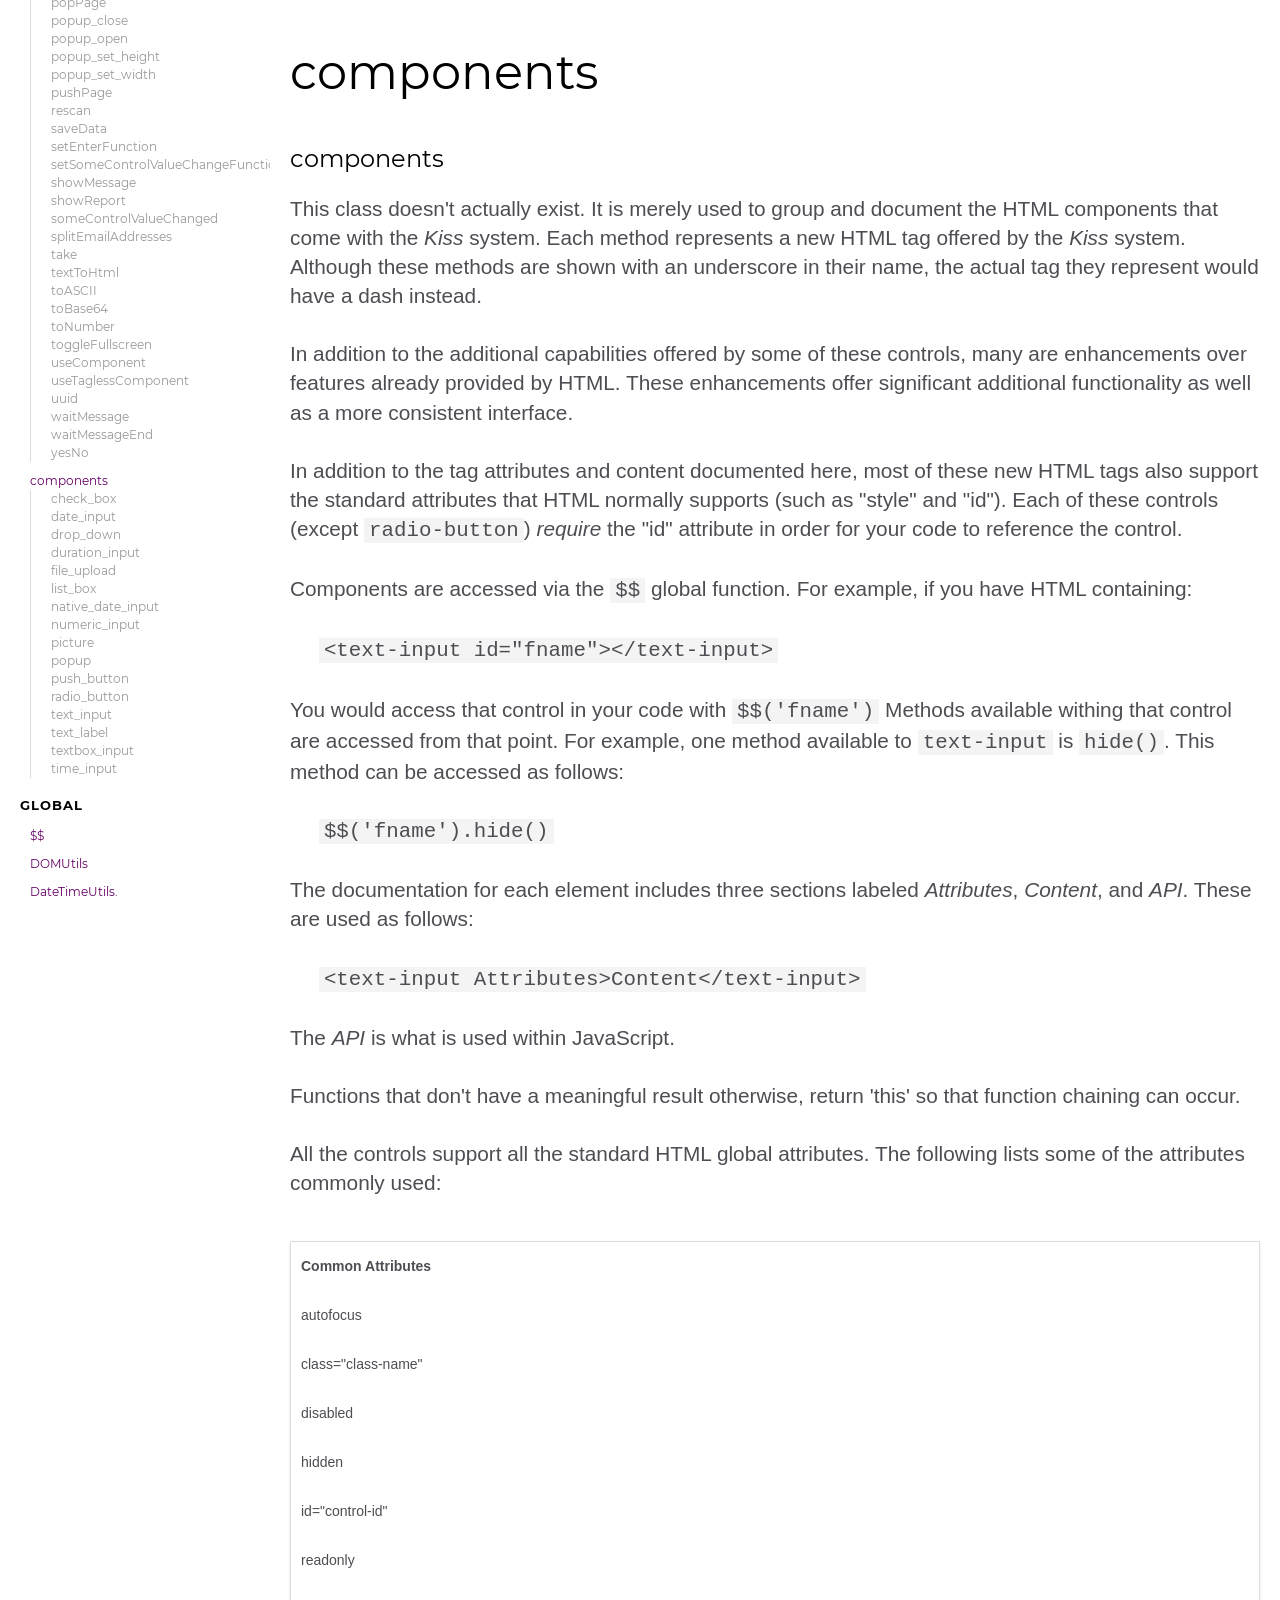
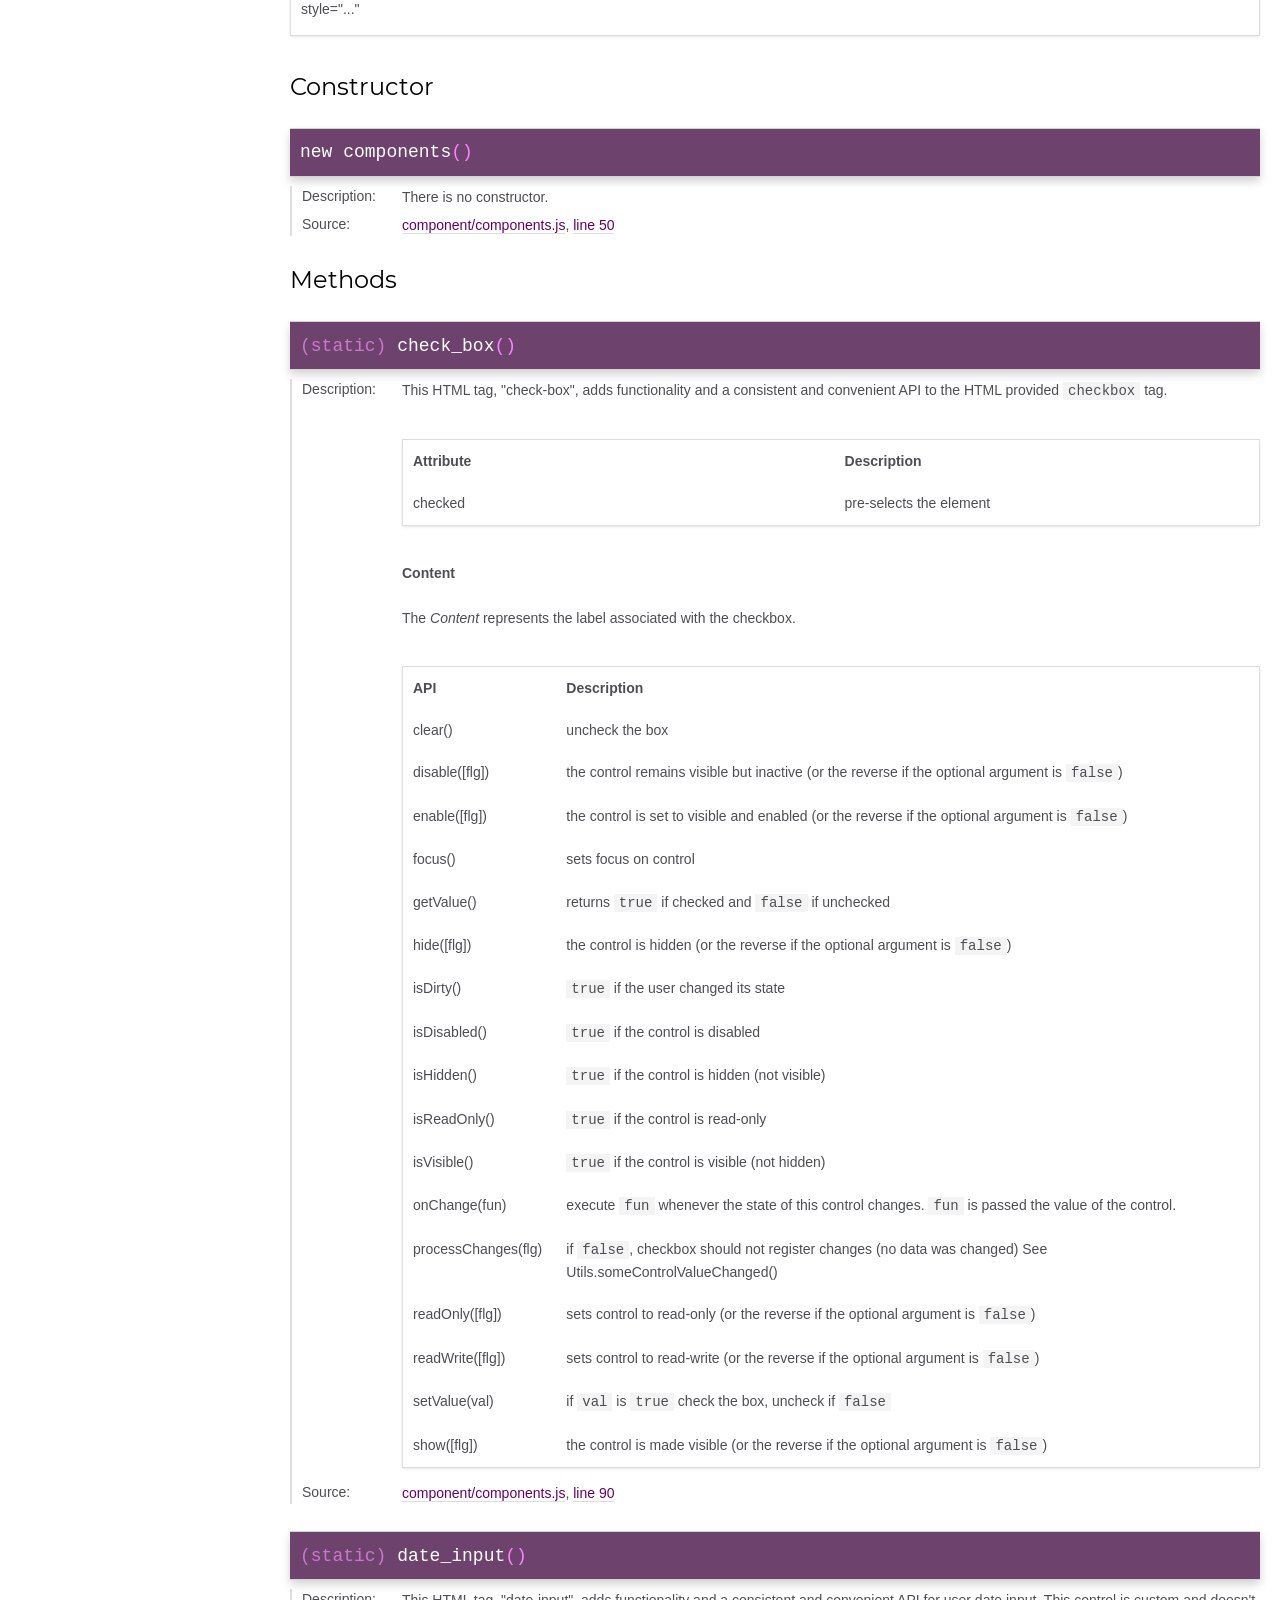
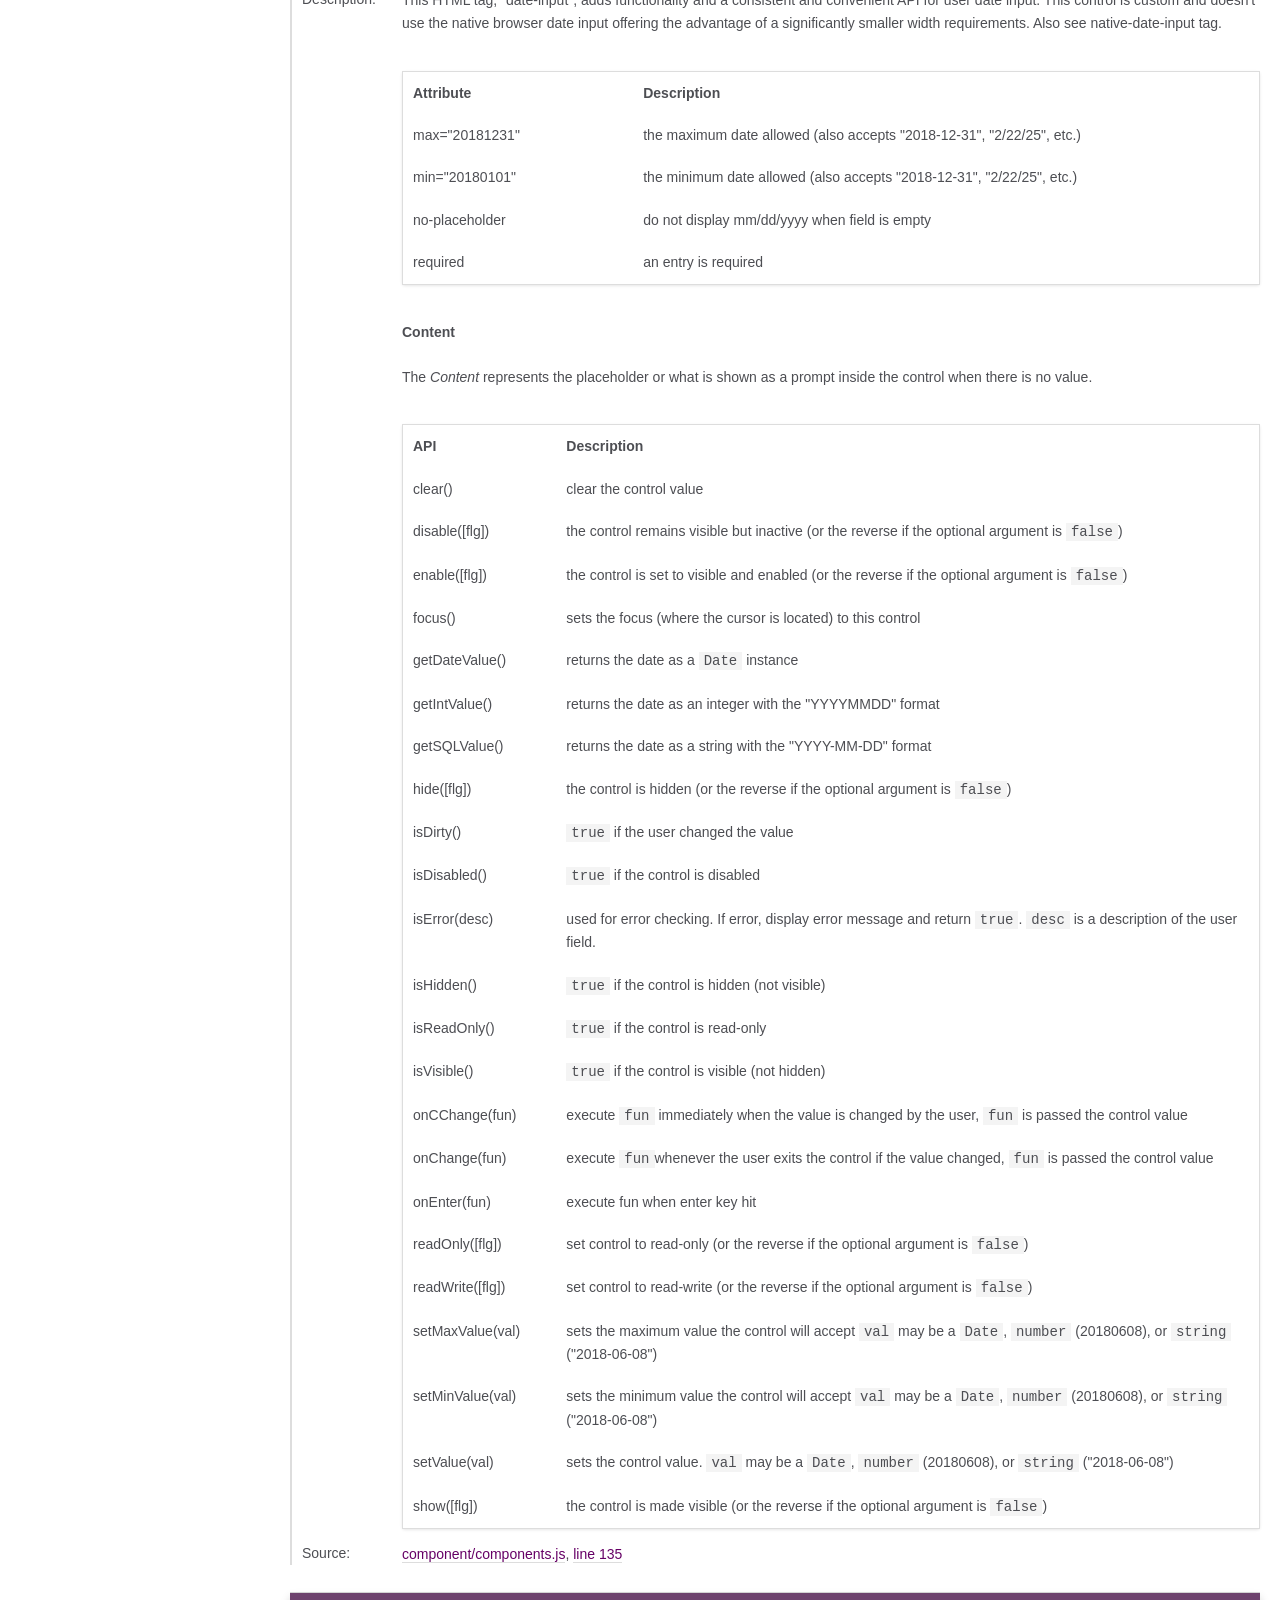
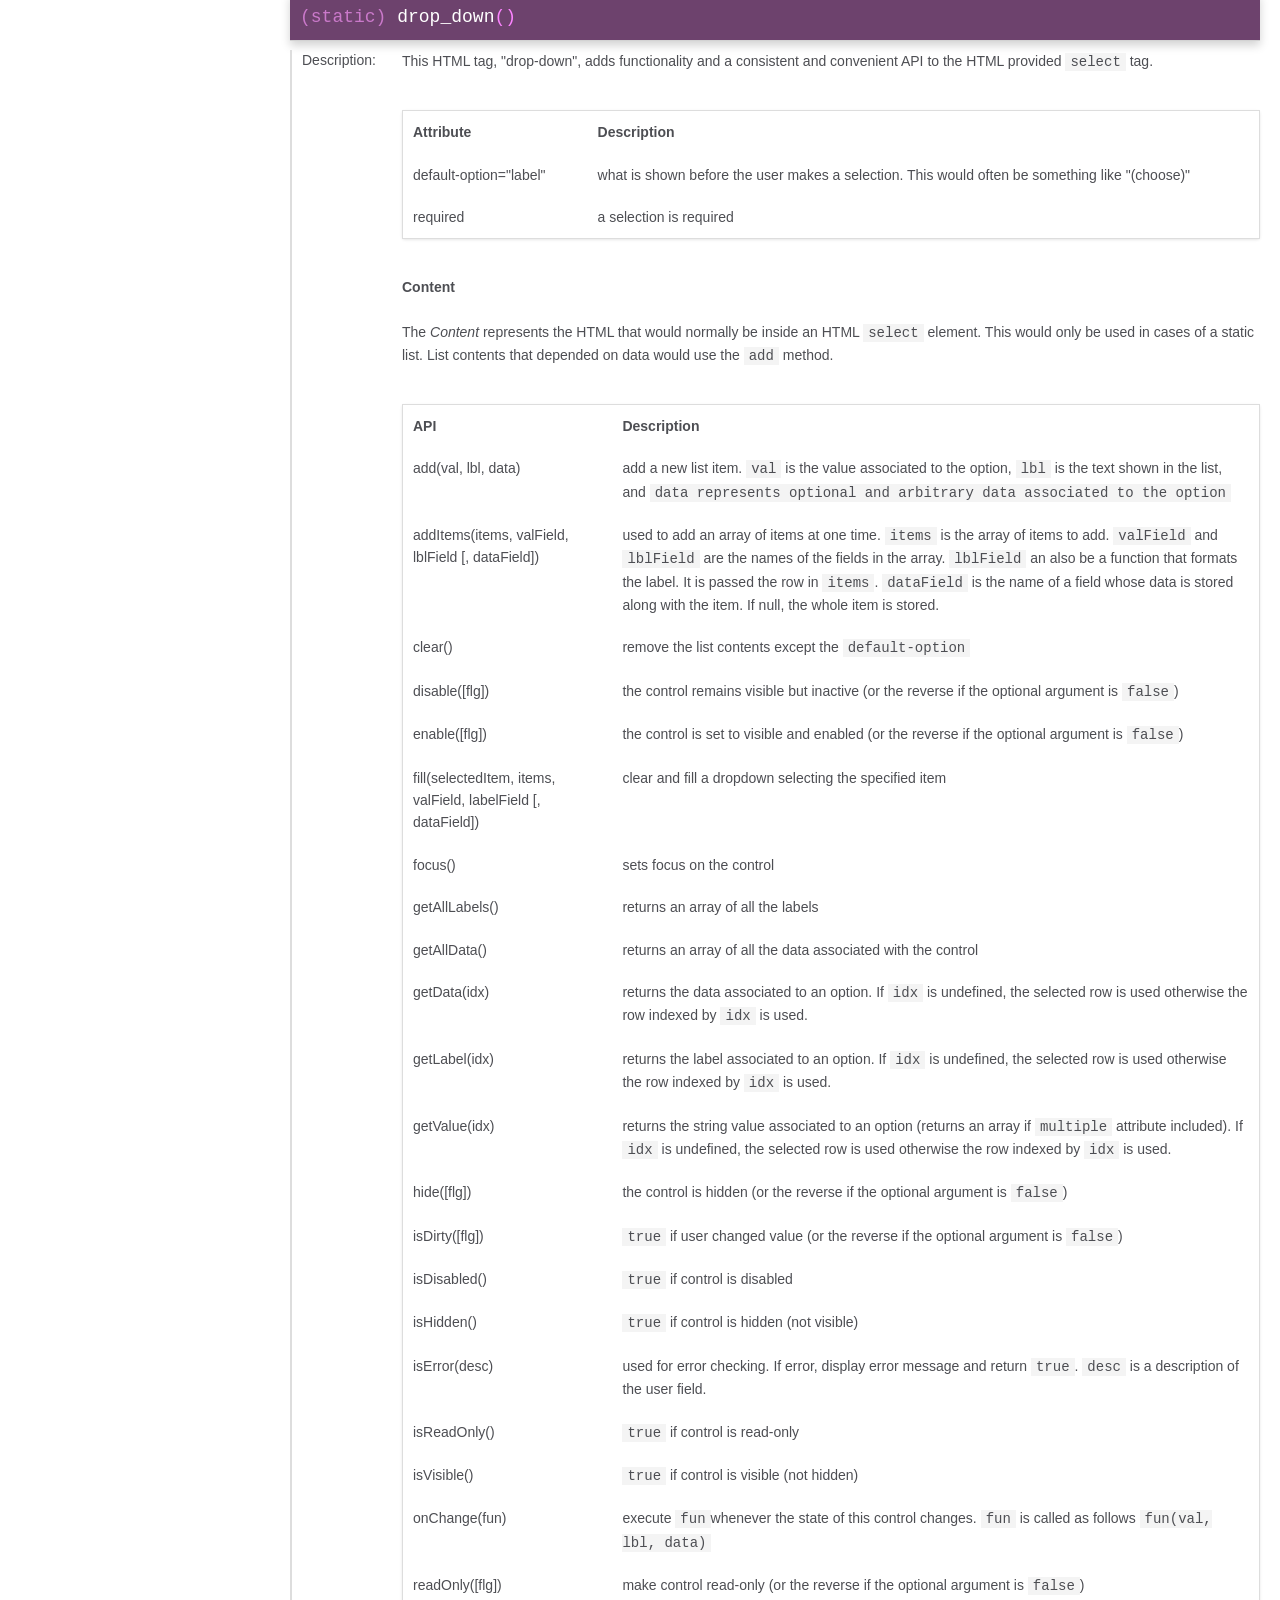
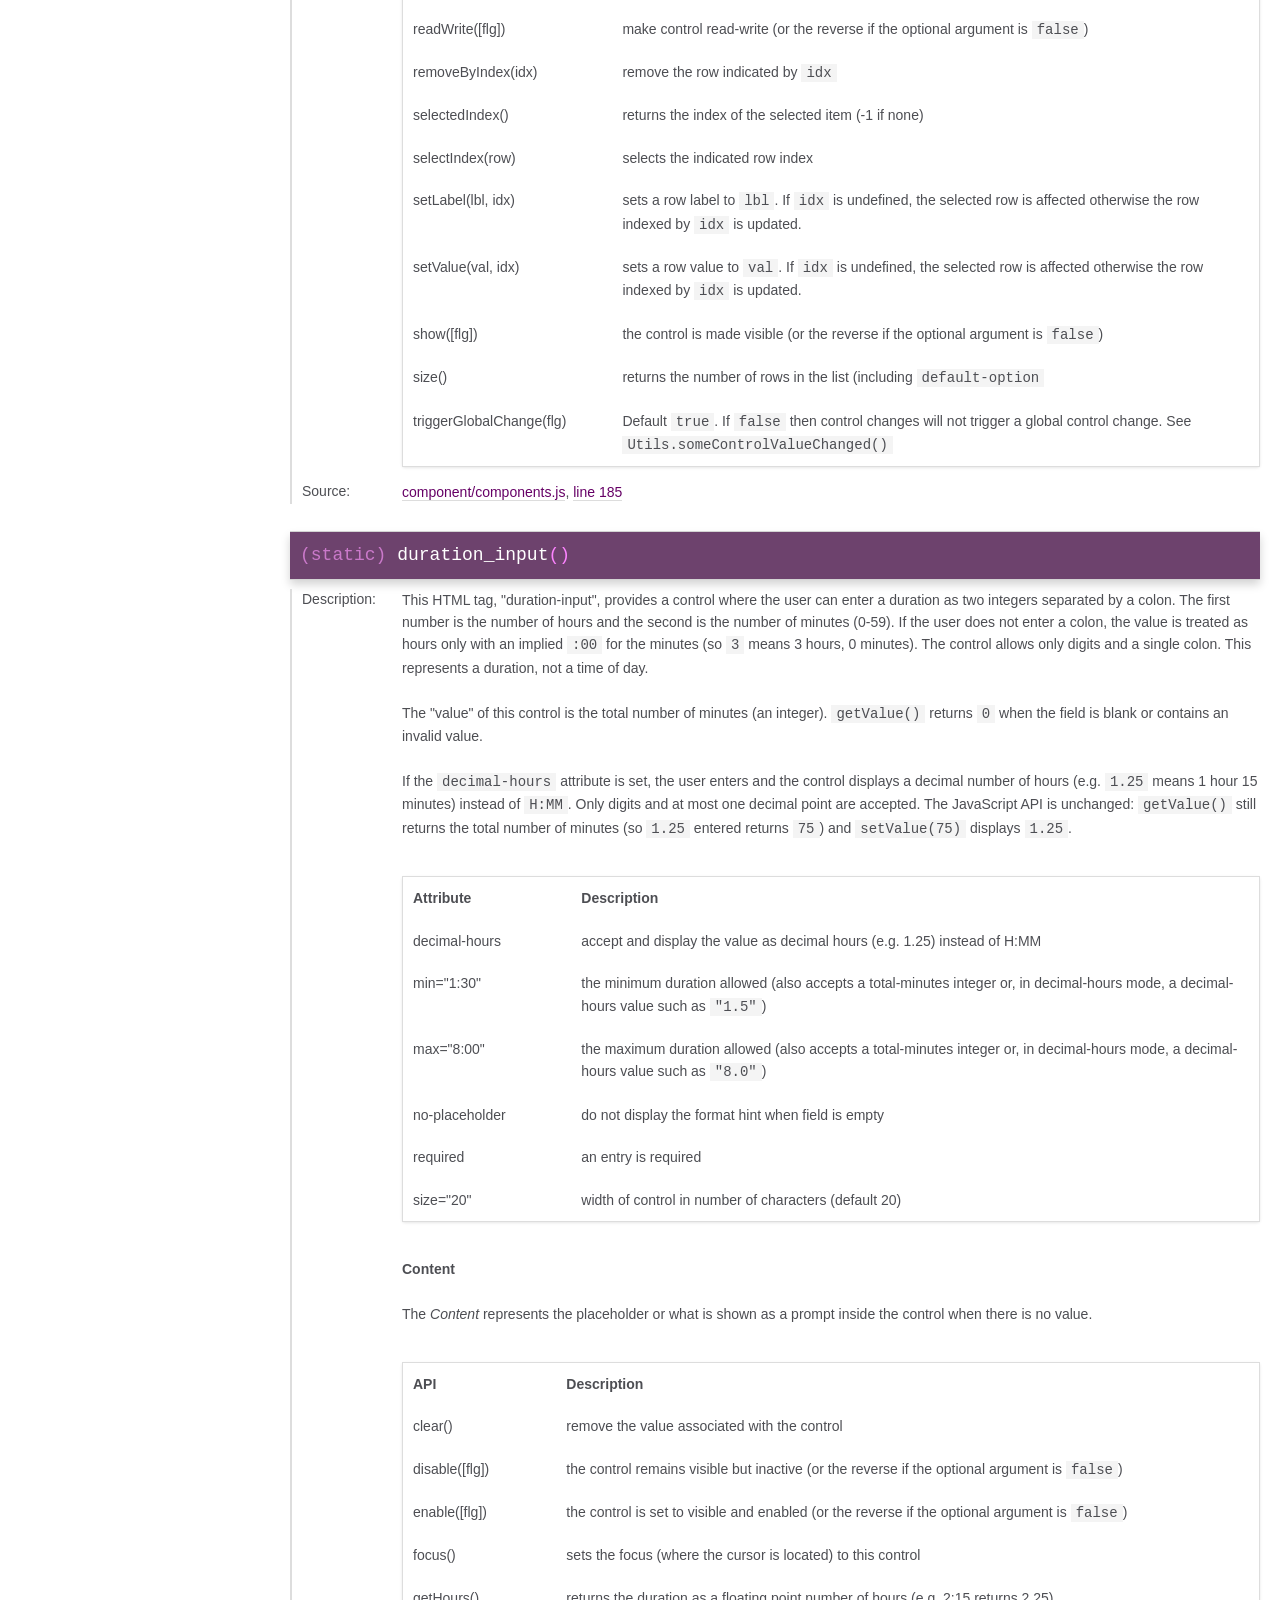
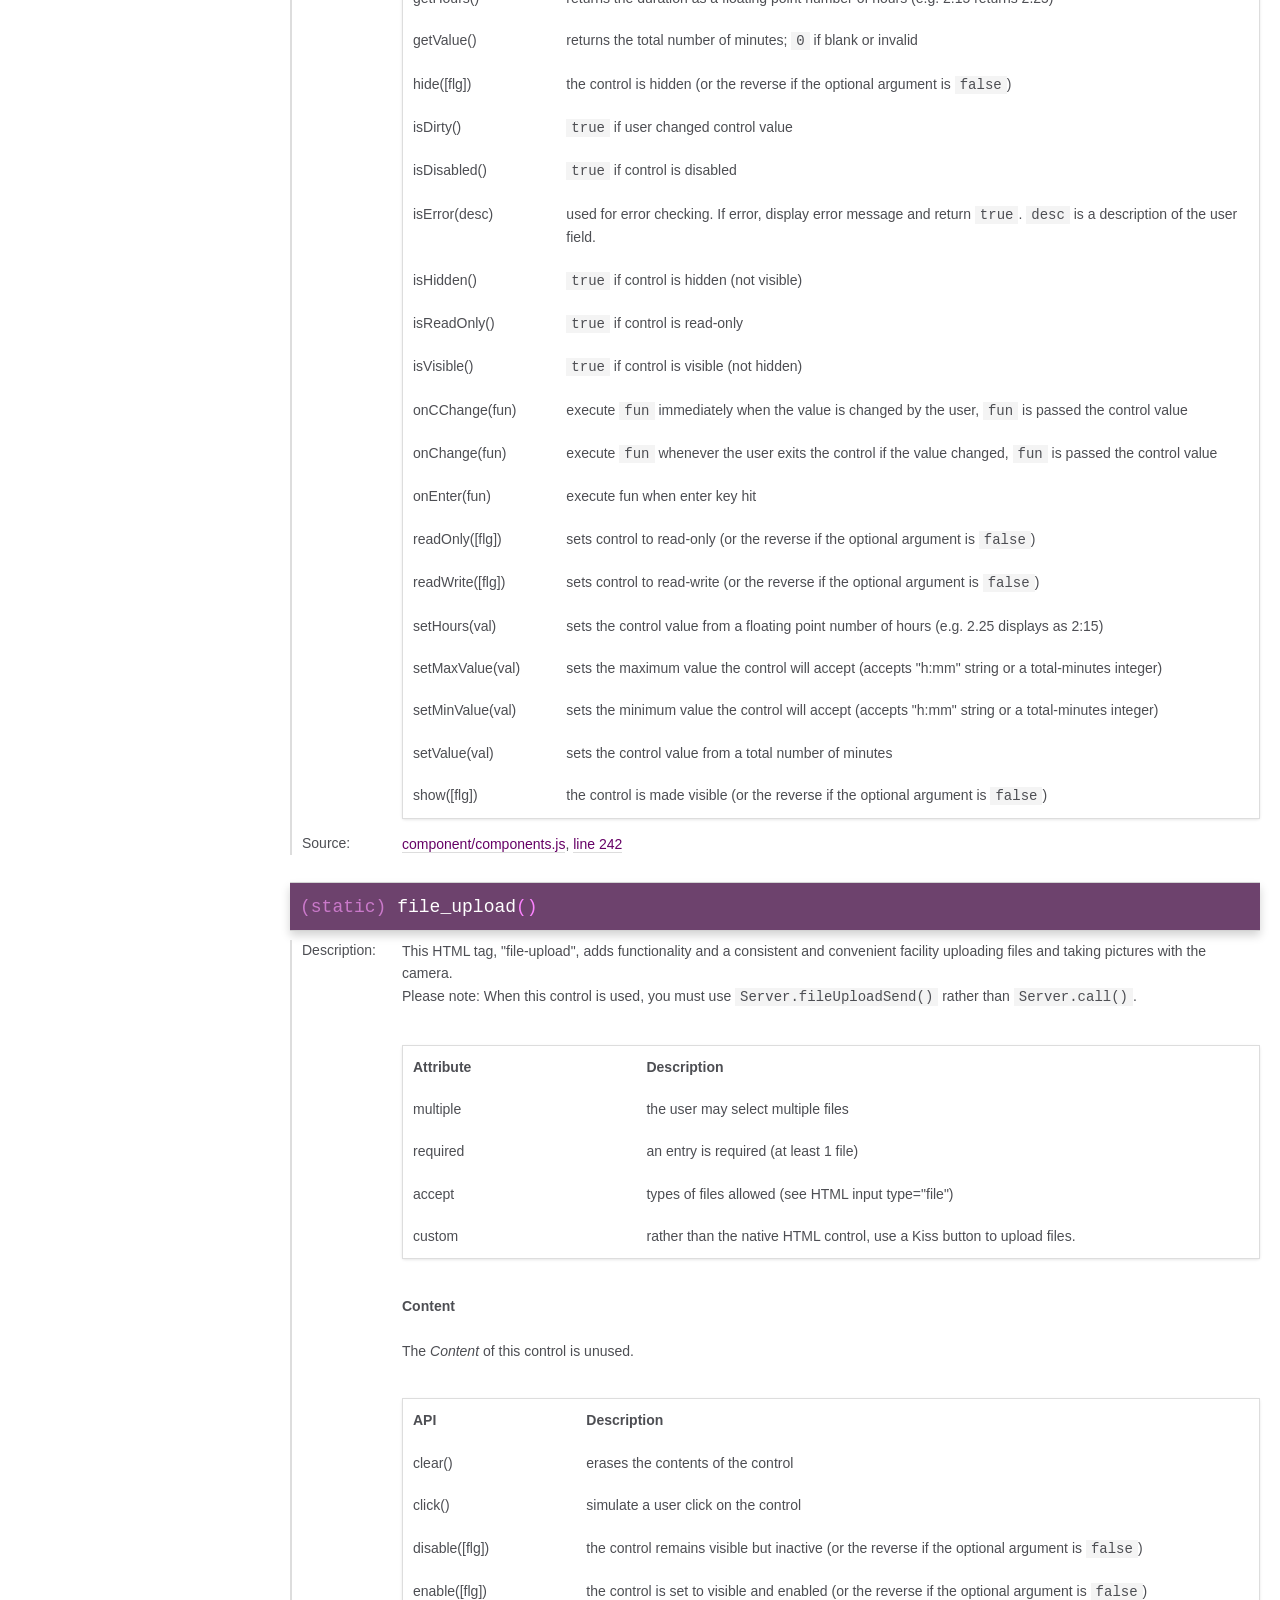
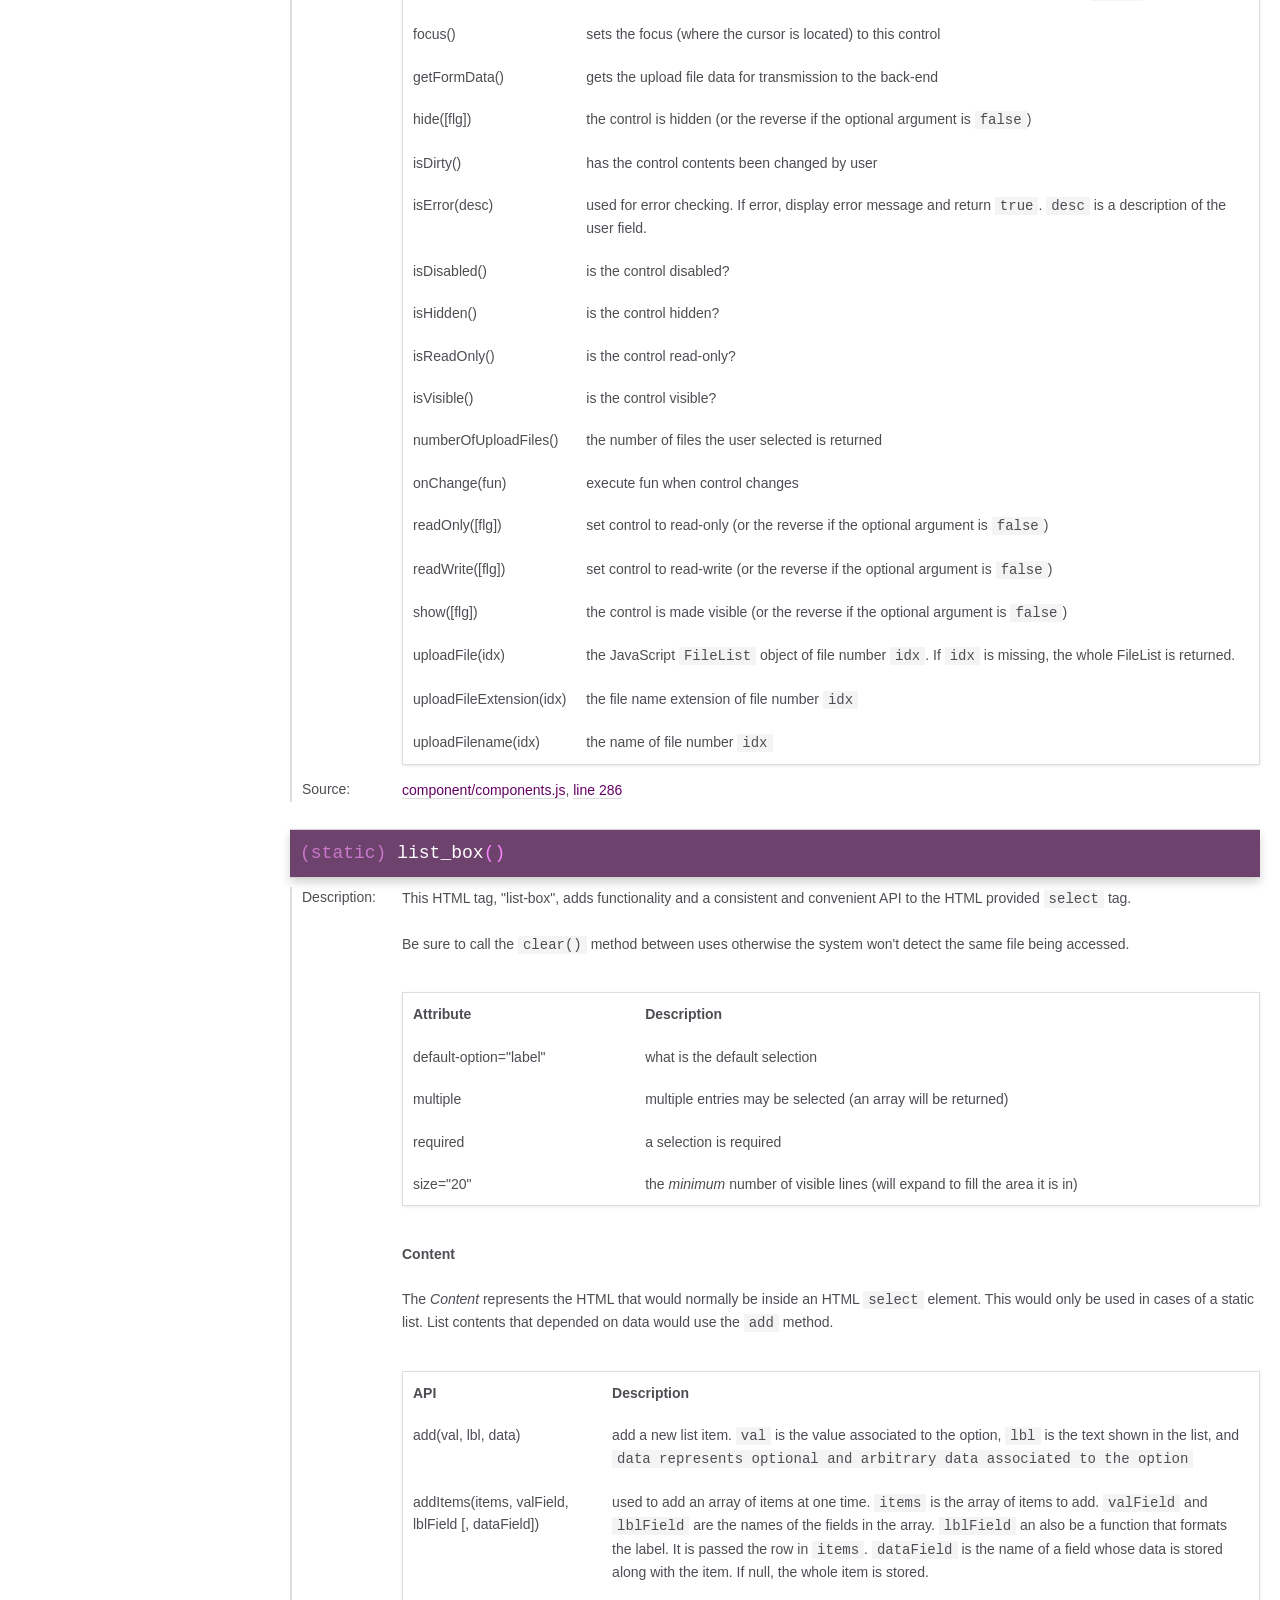
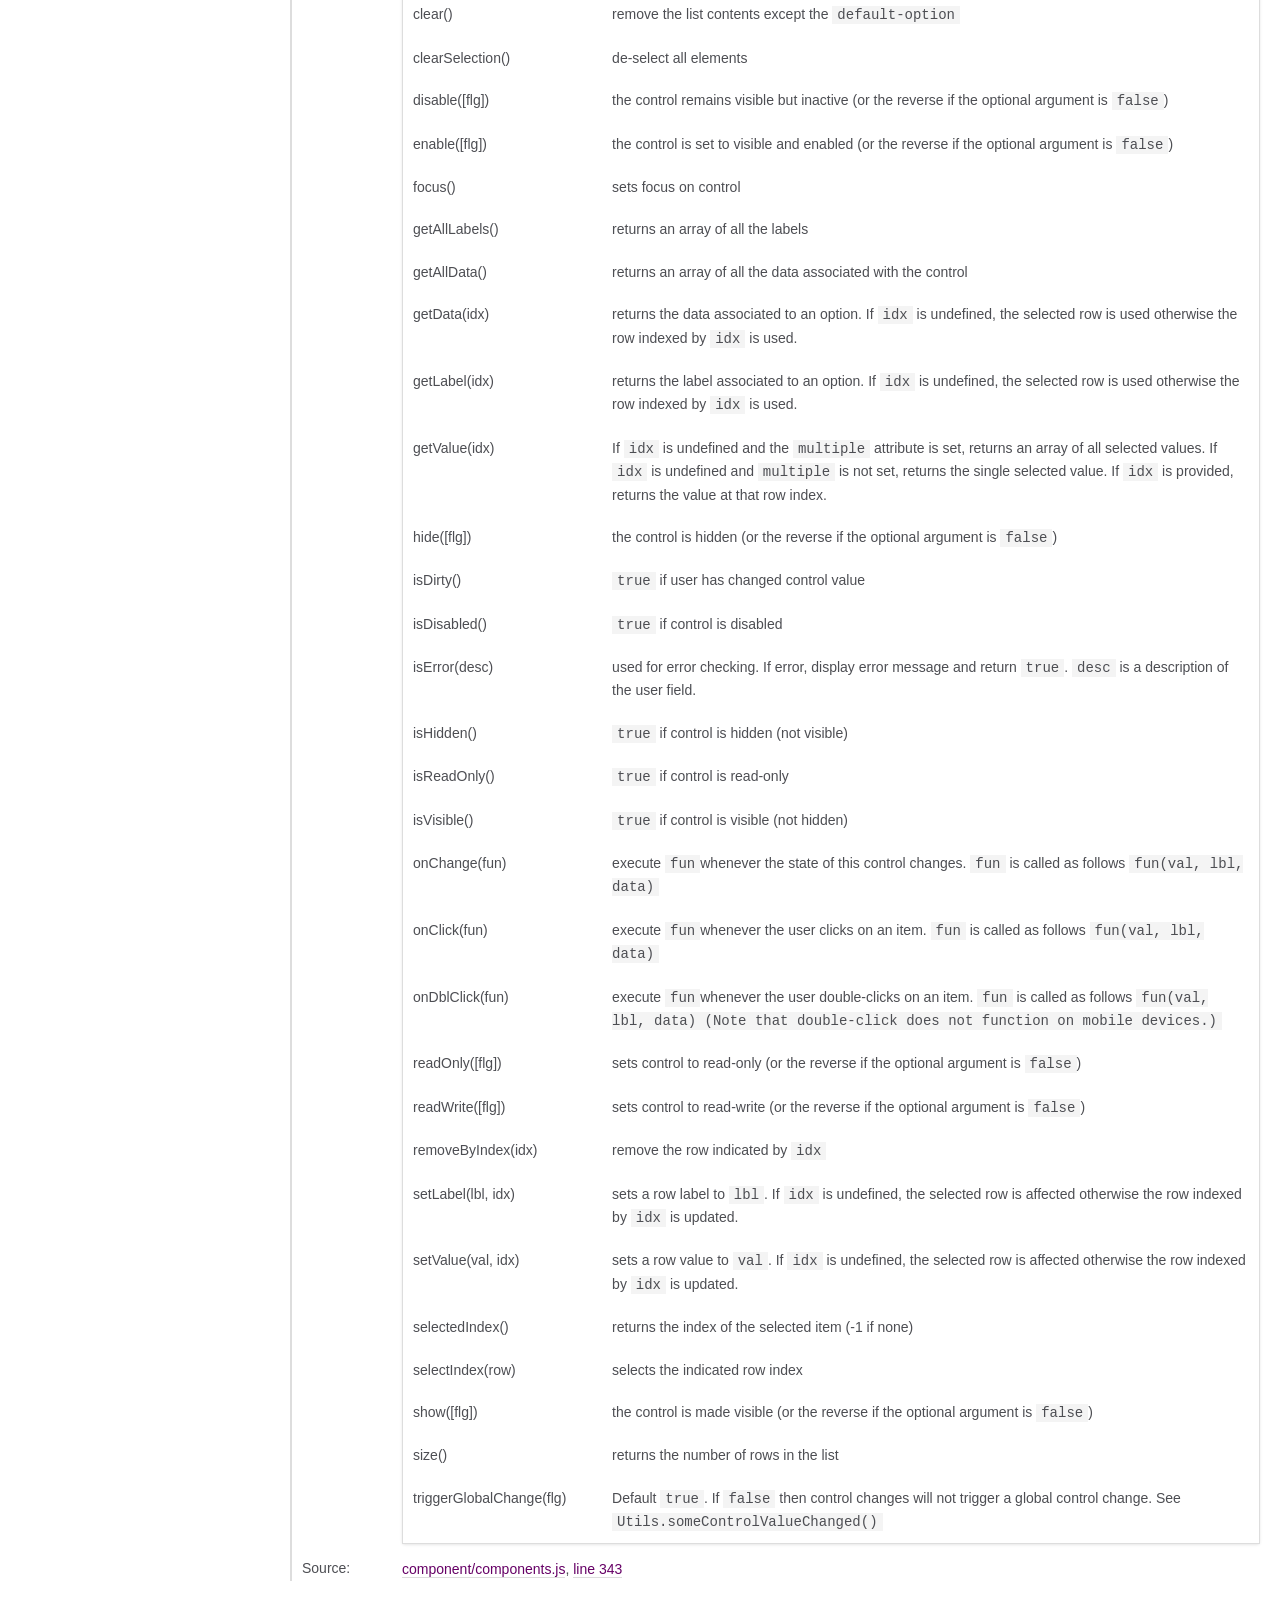
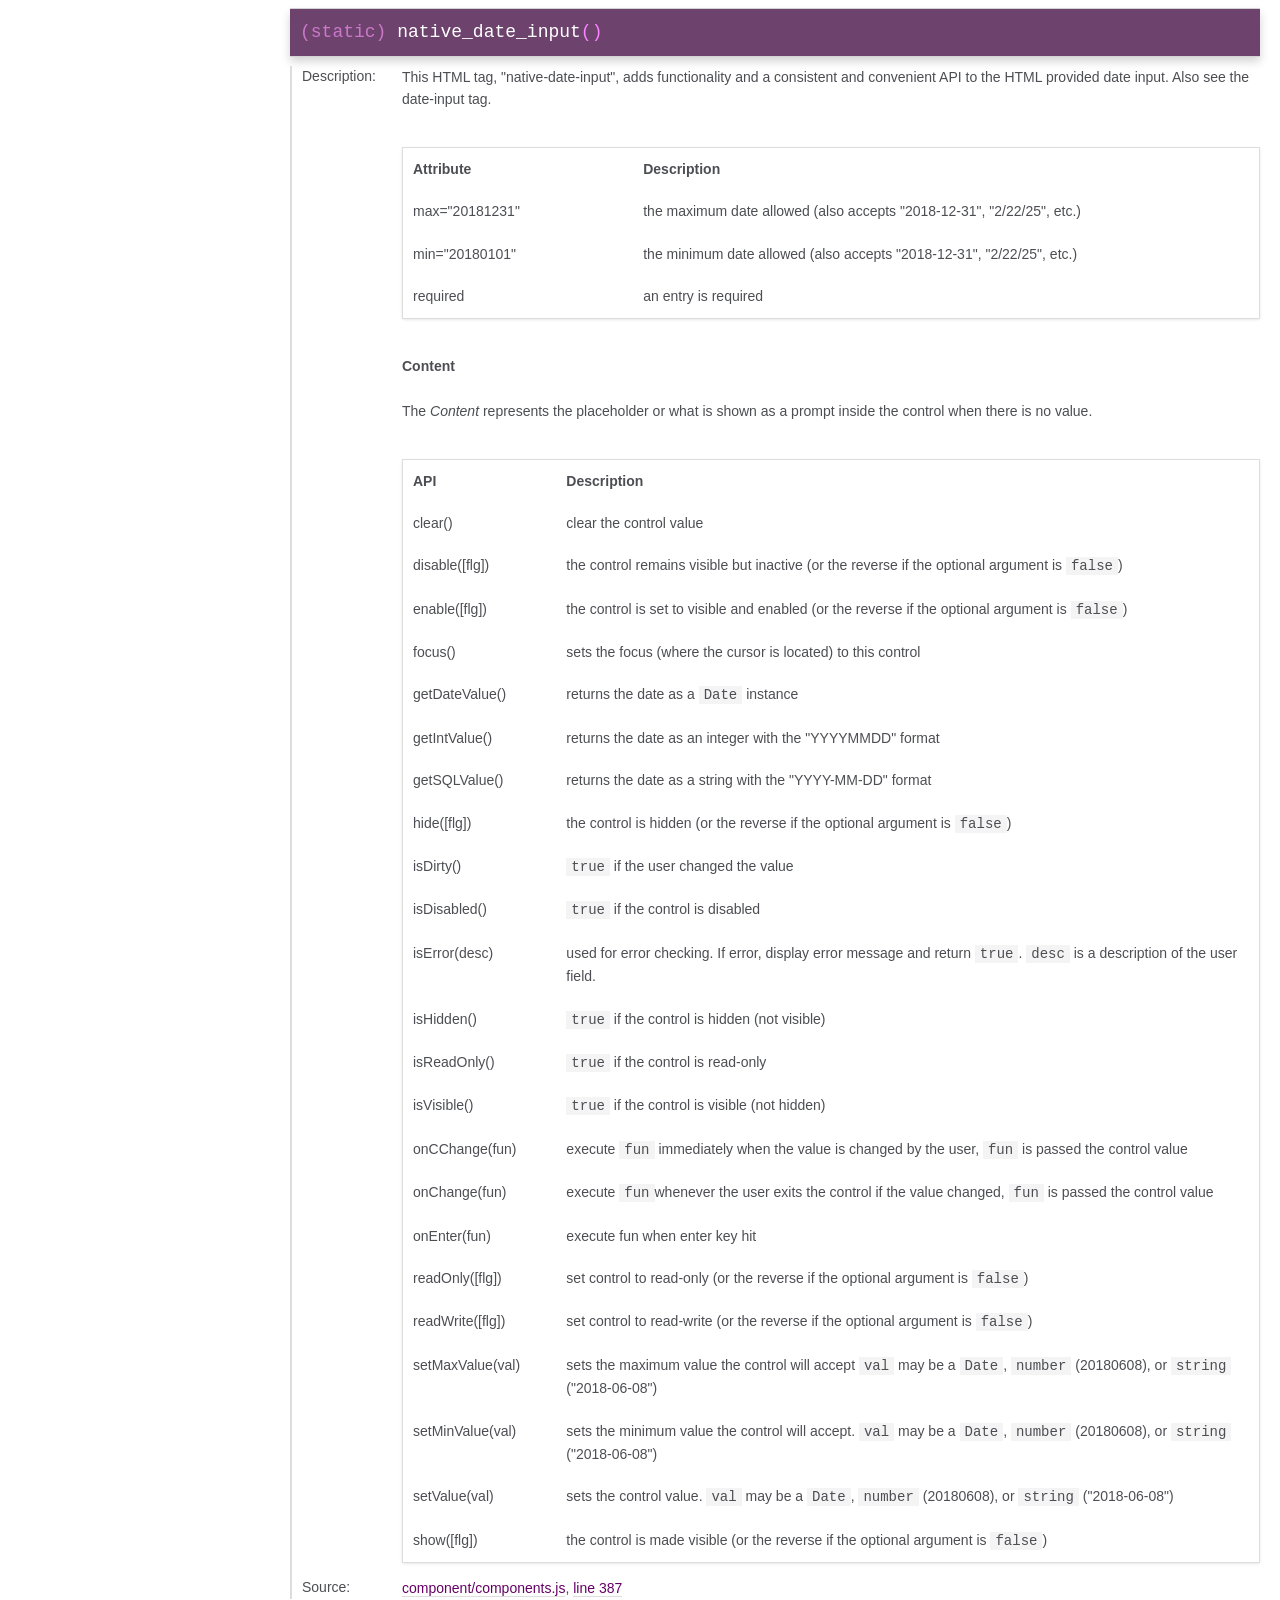
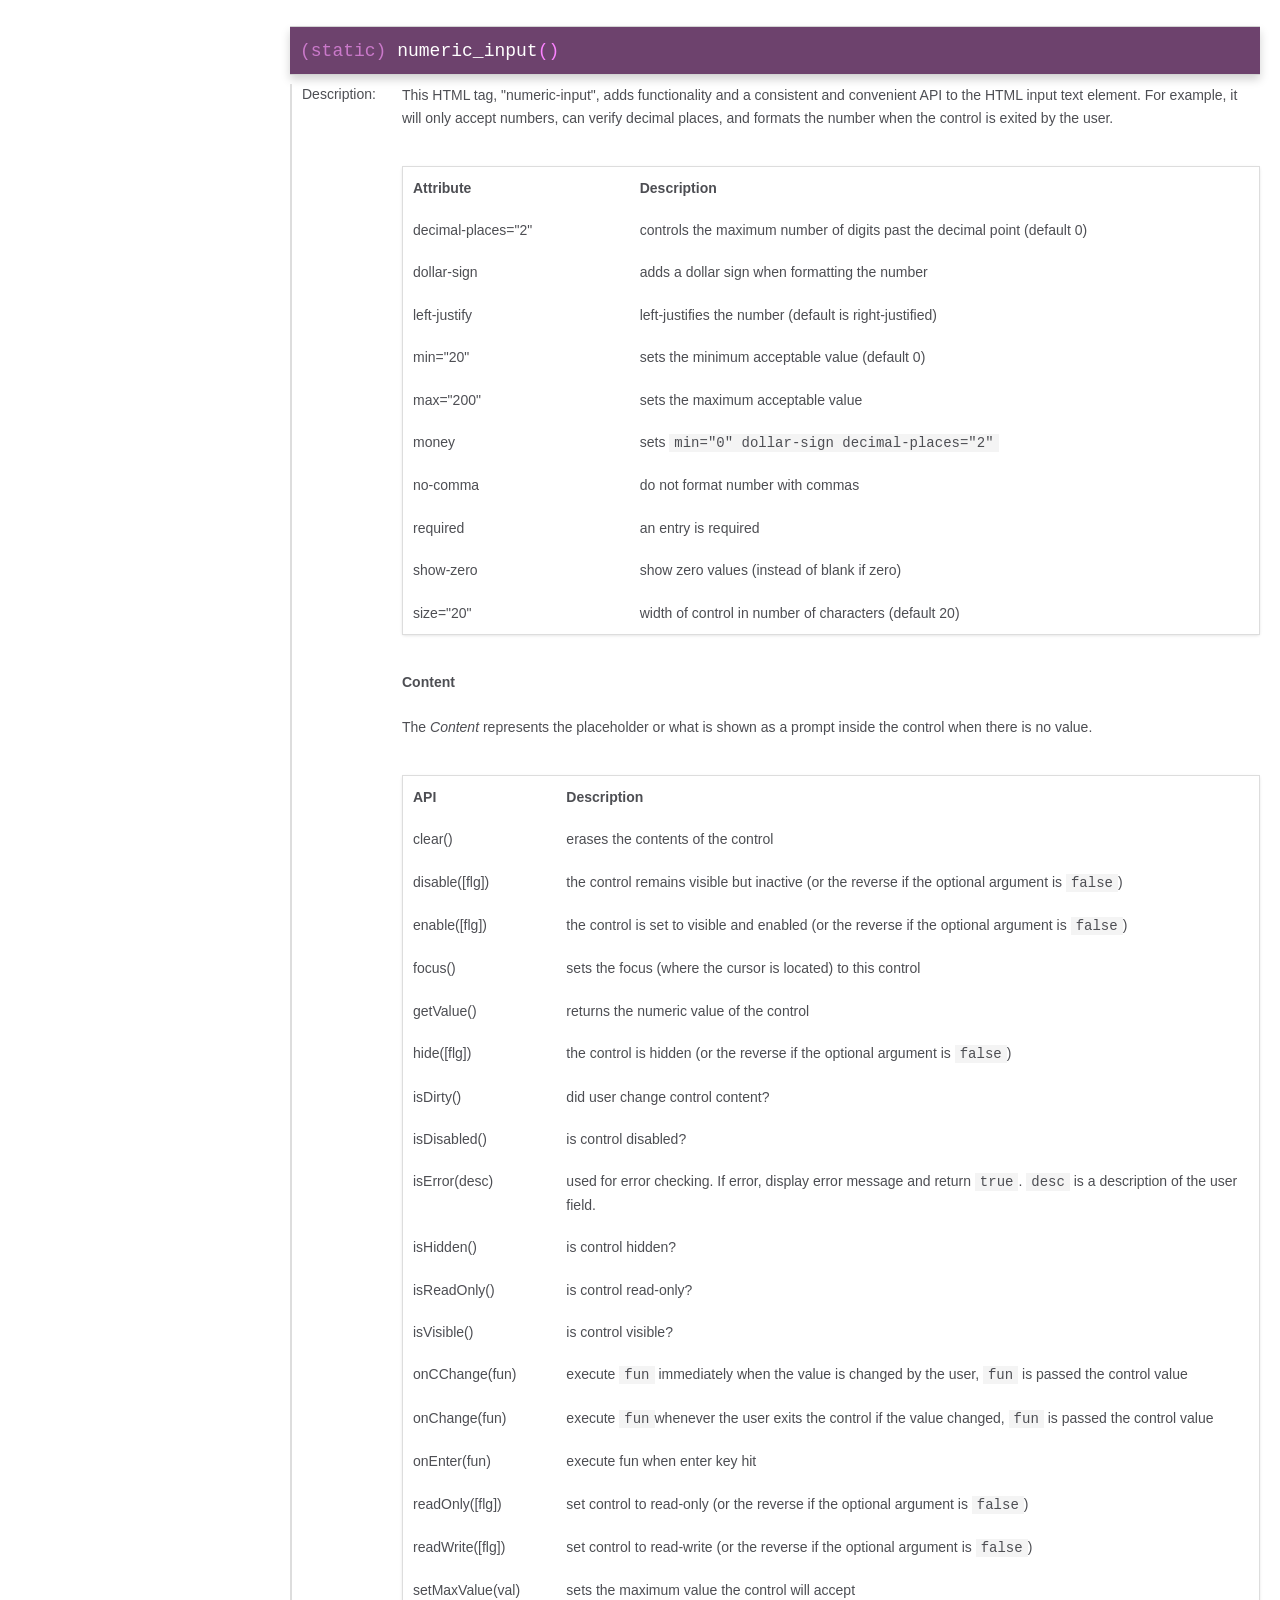
<file: manual/jsdoc/components.html>
<!DOCTYPE html>
<html lang="en">
<head>
    
    <meta charset="utf-8">
    <title>components - Documentation</title>
    
    
    <script src="scripts/prettify/prettify.js"></script>
    <script src="scripts/prettify/lang-css.js"></script>
    <!--[if lt IE 9]>
      <script src="//html5shiv.googlecode.com/svn/trunk/html5.js"></script>
    <![endif]-->
    <link type="text/css" rel="stylesheet" href="styles/prettify.css">
    <link type="text/css" rel="stylesheet" href="styles/jsdoc.css">
    <script src="scripts/nav.js" defer></script>
    
    <meta name="viewport" content="width=device-width, initial-scale=1.0">
</head>
<body>

<input type="checkbox" id="nav-trigger" class="nav-trigger" />
<label for="nav-trigger" class="navicon-button x">
  <div class="navicon"></div>
</label>

<label for="nav-trigger" class="overlay"></label>

<nav >
    
    
    <h2><a href="index.html">Home</a></h2><h3>Classes</h3><ul><li><a href="AGGrid.html">AGGrid</a><ul class='methods'><li data-type='method'><a href="AGGrid.html#addComponent">addComponent</a></li><li data-type='method'><a href="AGGrid.html#addRecord">addRecord</a></li><li data-type='method'><a href="AGGrid.html#addRecords">addRecords</a></li><li data-type='method'><a href="AGGrid.html#clear">clear</a></li><li data-type='method'><a href="AGGrid.html#clearSelection">clearSelection</a></li><li data-type='method'><a href="AGGrid.html#columnShow">columnShow</a></li><li data-type='method'><a href="AGGrid.html#deleteRow">deleteRow</a></li><li data-type='method'><a href="AGGrid.html#deleteRowIndex">deleteRowIndex</a></li><li data-type='method'><a href="AGGrid.html#deleteSelectedRows">deleteSelectedRows</a></li><li data-type='method'><a href="AGGrid.html#deselectAll">deselectAll</a></li><li data-type='method'><a href="AGGrid.html#destroy">destroy</a></li><li data-type='method'><a href="AGGrid.html#disable">disable</a></li><li data-type='method'><a href="AGGrid.html#enable">enable</a></li><li data-type='method'><a href="AGGrid.html#getAllRows">getAllRows</a></li><li data-type='method'><a href="AGGrid.html#getFirstRow">getFirstRow</a></li><li data-type='method'><a href="AGGrid.html#getLastRow">getLastRow</a></li><li data-type='method'><a href="AGGrid.html#getNumberOfRows">getNumberOfRows</a></li><li data-type='method'><a href="AGGrid.html#getRowAtIndex">getRowAtIndex</a></li><li data-type='method'><a href="AGGrid.html#getSelectedRow">getSelectedRow</a></li><li data-type='method'><a href="AGGrid.html#getSelectedRowIndex">getSelectedRowIndex</a></li><li data-type='method'><a href="AGGrid.html#getSelectedRowIndexes">getSelectedRowIndexes</a></li><li data-type='method'><a href="AGGrid.html#getSelectedRows">getSelectedRows</a></li><li data-type='method'><a href="AGGrid.html#highlightRows">highlightRows</a></li><li data-type='method'><a href="AGGrid.html#isEmpty">isEmpty</a></li><li data-type='method'><a href="AGGrid.html#multiSelect">multiSelect</a></li><li data-type='method'><a href="AGGrid.html#noRowSelection">noRowSelection</a></li><li data-type='method'><a href="AGGrid.html#numberOfSelectedRows">numberOfSelectedRows</a></li><li data-type='method'><a href="AGGrid.html#rowStyleFunction">rowStyleFunction</a></li><li data-type='method'><a href="AGGrid.html#selectId">selectId</a></li><li data-type='method'><a href="AGGrid.html#setDragFunction">setDragFunction</a></li><li data-type='method'><a href="AGGrid.html#setOnRowDoubleClicked">setOnRowDoubleClicked</a></li><li data-type='method'><a href="AGGrid.html#setOnSelectionChanged">setOnSelectionChanged</a></li><li data-type='method'><a href="AGGrid.html#setRowData">setRowData</a></li><li data-type='method'><a href="AGGrid.html#show">show</a></li><li data-type='method'><a href="AGGrid.html#updateSelectedRecord">updateSelectedRecord</a></li><li data-type='method'><a href="AGGrid.html#.addGrid">addGrid</a></li><li data-type='method'><a href="AGGrid.html#.date">date</a></li><li data-type='method'><a href="AGGrid.html#.dateTime">dateTime</a></li><li data-type='method'><a href="AGGrid.html#.newGridContext">newGridContext</a></li><li data-type='method'><a href="AGGrid.html#.numericFormat">numericFormat</a></li><li data-type='method'><a href="AGGrid.html#.popAllGridContexts">popAllGridContexts</a></li><li data-type='method'><a href="AGGrid.html#.popGridContext">popGridContext</a></li><li data-type='method'><a href="AGGrid.html#.time">time</a></li></ul></li><li><a href="DateTimeUtils.html">DateTimeUtils</a><ul class='methods'><li data-type='method'><a href="DateTimeUtils.html#.addDays">addDays</a></li><li data-type='method'><a href="DateTimeUtils.html#.addHours">addHours</a></li><li data-type='method'><a href="DateTimeUtils.html#.addHours">addHours</a></li><li data-type='method'><a href="DateTimeUtils.html#.addMinutes">addMinutes</a></li><li data-type='method'><a href="DateTimeUtils.html#.addMinutes">addMinutes</a></li><li data-type='method'><a href="DateTimeUtils.html#.addMonths">addMonths</a></li><li data-type='method'><a href="DateTimeUtils.html#.addYears">addYears</a></li><li data-type='method'><a href="DateTimeUtils.html#.create">create</a></li><li data-type='method'><a href="DateTimeUtils.html#.createDate">createDate</a></li><li data-type='method'><a href="DateTimeUtils.html#.dateOnlyEpoch">dateOnlyEpoch</a></li><li data-type='method'><a href="DateTimeUtils.html#.dateToStd">dateToStd</a></li><li data-type='method'><a href="DateTimeUtils.html#.diffMinutes">diffMinutes</a></li><li data-type='method'><a href="DateTimeUtils.html#.displayEpochToEpoch">displayEpochToEpoch</a></li><li data-type='method'><a href="DateTimeUtils.html#.epochFromDateAndTime">epochFromDateAndTime</a></li><li data-type='method'><a href="DateTimeUtils.html#.epochToDisplayEpoch">epochToDisplayEpoch</a></li><li data-type='method'><a href="DateTimeUtils.html#.formatDate">formatDate</a></li><li data-type='method'><a href="DateTimeUtils.html#.formatDateLong">formatDateLong</a></li><li data-type='method'><a href="DateTimeUtils.html#.formatDateTime">formatDateTime</a></li><li data-type='method'><a href="DateTimeUtils.html#.getDate">getDate</a></li><li data-type='method'><a href="DateTimeUtils.html#.getLocalTimezoneLongText">getLocalTimezoneLongText</a></li><li data-type='method'><a href="DateTimeUtils.html#.getLocalTimezoneShortText">getLocalTimezoneShortText</a></li><li data-type='method'><a href="DateTimeUtils.html#.getTime">getTime</a></li><li data-type='method'><a href="DateTimeUtils.html#.getTimeZoneOffsetMs">getTimeZoneOffsetMs</a></li><li data-type='method'><a href="DateTimeUtils.html#.localZone">localZone</a></li><li data-type='method'><a href="DateTimeUtils.html#.newYmdhm">newYmdhm</a></li><li data-type='method'><a href="DateTimeUtils.html#.now">now</a></li><li data-type='method'><a href="DateTimeUtils.html#.stdToDate">stdToDate</a></li><li data-type='method'><a href="DateTimeUtils.html#.timeOnlyEpoch">timeOnlyEpoch</a></li><li data-type='method'><a href="DateTimeUtils.html#.toDate">toDate</a></li><li data-type='method'><a href="DateTimeUtils.html#.toEpoch">toEpoch</a></li><li data-type='method'><a href="DateTimeUtils.html#.toIntDate">toIntDate</a></li><li data-type='method'><a href="DateTimeUtils.html#.toIntTime">toIntTime</a></li><li data-type='method'><a href="DateTimeUtils.html#.toMilliseconds">toMilliseconds</a></li><li data-type='method'><a href="DateTimeUtils.html#.toYmdhm">toYmdhm</a></li></ul></li><li><a href="DateUtils.html">DateUtils</a><ul class='methods'><li data-type='method'><a href="DateUtils.html#.SQLtoInt">SQLtoInt</a></li><li data-type='method'><a href="DateUtils.html#.calendar">calendar</a></li><li data-type='method'><a href="DateUtils.html#.dateAddDays">dateAddDays</a></li><li data-type='method'><a href="DateUtils.html#.dateToInt">dateToInt</a></li><li data-type='method'><a href="DateUtils.html#.day">day</a></li><li data-type='method'><a href="DateUtils.html#.dayOfWeek">dayOfWeek</a></li><li data-type='method'><a href="DateUtils.html#.dayOfWeekName">dayOfWeekName</a></li><li data-type='method'><a href="DateUtils.html#.daysDifference">daysDifference</a></li><li data-type='method'><a href="DateUtils.html#.detectDateFormat">detectDateFormat</a></li><li data-type='method'><a href="DateUtils.html#.intAddDays">intAddDays</a></li><li data-type='method'><a href="DateUtils.html#.intToDate">intToDate</a></li><li data-type='method'><a href="DateUtils.html#.intToSQL">intToSQL</a></li><li data-type='method'><a href="DateUtils.html#.intToStr2">intToStr2</a></li><li data-type='method'><a href="DateUtils.html#.intToStr4">intToStr4</a></li><li data-type='method'><a href="DateUtils.html#.isSQLDate">isSQLDate</a></li><li data-type='method'><a href="DateUtils.html#.isValid">isValid</a></li><li data-type='method'><a href="DateUtils.html#.julian">julian</a></li><li data-type='method'><a href="DateUtils.html#.longFormat">longFormat</a></li><li data-type='method'><a href="DateUtils.html#.millsToInt">millsToInt</a></li><li data-type='method'><a href="DateUtils.html#.month">month</a></li><li data-type='method'><a href="DateUtils.html#.monthName">monthName</a></li><li data-type='method'><a href="DateUtils.html#.monthsDifference">monthsDifference</a></li><li data-type='method'><a href="DateUtils.html#.strToInt">strToInt</a></li><li data-type='method'><a href="DateUtils.html#.toInt">toInt</a></li><li data-type='method'><a href="DateUtils.html#.today">today</a></li><li data-type='method'><a href="DateUtils.html#.year">year</a></li></ul></li><li><a href="Editor.html">Editor</a><ul class='methods'><li data-type='method'><a href="Editor.html#clear">clear</a></li><li data-type='method'><a href="Editor.html#dispose">dispose</a></li><li data-type='method'><a href="Editor.html#getHtml">getHtml</a></li><li data-type='method'><a href="Editor.html#getText">getText</a></li><li data-type='method'><a href="Editor.html#printEditorContent">printEditorContent</a></li><li data-type='method'><a href="Editor.html#readOnly">readOnly</a></li><li data-type='method'><a href="Editor.html#readWrite">readWrite</a></li><li data-type='method'><a href="Editor.html#setHtml">setHtml</a></li><li data-type='method'><a href="Editor.html#.addEditor">addEditor</a></li><li data-type='method'><a href="Editor.html#.create">create</a></li><li data-type='method'><a href="Editor.html#.newEditorContext">newEditorContext</a></li><li data-type='method'><a href="Editor.html#.popAllEditorContexts">popAllEditorContexts</a></li><li data-type='method'><a href="Editor.html#.popEditorContext">popEditorContext</a></li></ul></li><li><a href="MutableString.html">MutableString</a><ul class='methods'><li data-type='method'><a href="MutableString.html#append">append</a></li><li data-type='method'><a href="MutableString.html#charAt">charAt</a></li><li data-type='method'><a href="MutableString.html#clear">clear</a></li><li data-type='method'><a href="MutableString.html#delete">delete</a></li><li data-type='method'><a href="MutableString.html#insert">insert</a></li><li data-type='method'><a href="MutableString.html#length">length</a></li><li data-type='method'><a href="MutableString.html#prepend">prepend</a></li><li data-type='method'><a href="MutableString.html#removeFromEnd">removeFromEnd</a></li><li data-type='method'><a href="MutableString.html#removeFromStart">removeFromStart</a></li><li data-type='method'><a href="MutableString.html#replace">replace</a></li><li data-type='method'><a href="MutableString.html#setCharAt">setCharAt</a></li><li data-type='method'><a href="MutableString.html#toString">toString</a></li></ul></li><li><a href="NumberUtils.html">NumberUtils</a><ul class='methods'><li data-type='method'><a href="NumberUtils.html#.floatEqual">floatEqual</a></li><li data-type='method'><a href="NumberUtils.html#.round">round</a></li><li data-type='method'><a href="NumberUtils.html#.roundDown">roundDown</a></li><li data-type='method'><a href="NumberUtils.html#.roundUp">roundUp</a></li></ul></li><li><a href="Server.html">Server</a><ul class='methods'><li data-type='method'><a href="Server.html#.binaryCall">binaryCall</a></li><li data-type='method'><a href="Server.html#.call">call</a></li><li data-type='method'><a href="Server.html#.callAll">callAll</a></li><li data-type='method'><a href="Server.html#.fileUploadSend">fileUploadSend</a></li><li data-type='method'><a href="Server.html#.logout">logout</a></li><li data-type='method'><a href="Server.html#.setMaxInactivityHours">setMaxInactivityHours</a></li><li data-type='method'><a href="Server.html#.setMaxInactivityMinutes">setMaxInactivityMinutes</a></li><li data-type='method'><a href="Server.html#.setMaxInactivitySeconds">setMaxInactivitySeconds</a></li><li data-type='method'><a href="Server.html#.setURL">setURL</a></li></ul></li><li><a href="TimeUtils.html">TimeUtils</a><ul class='methods'><li data-type='method'><a href="TimeUtils.html#.addHours">addHours</a></li><li data-type='method'><a href="TimeUtils.html#.addMinutes">addMinutes</a></li><li data-type='method'><a href="TimeUtils.html#.current">current</a></li><li data-type='method'><a href="TimeUtils.html#.dateToTime">dateToTime</a></li><li data-type='method'><a href="TimeUtils.html#.diff">diff</a></li><li data-type='method'><a href="TimeUtils.html#.format">format</a></li><li data-type='method'><a href="TimeUtils.html#.formatLong">formatLong</a></li><li data-type='method'><a href="TimeUtils.html#.hours">hours</a></li><li data-type='method'><a href="TimeUtils.html#.isValid">isValid</a></li><li data-type='method'><a href="TimeUtils.html#.millsToInt">millsToInt</a></li><li data-type='method'><a href="TimeUtils.html#.minutes">minutes</a></li><li data-type='method'><a href="TimeUtils.html#.minutesToTime">minutesToTime</a></li><li data-type='method'><a href="TimeUtils.html#.strToInt">strToInt</a></li><li data-type='method'><a href="TimeUtils.html#.toInt">toInt</a></li><li data-type='method'><a href="TimeUtils.html#.totalMinutes">totalMinutes</a></li></ul></li><li><a href="Utils.html">Utils</a><ul class='methods'><li data-type='method'><a href="Utils.html#.appendChild">appendChild</a></li><li data-type='method'><a href="Utils.html#.assureArray">assureArray</a></li><li data-type='method'><a href="Utils.html#.beep">beep</a></li><li data-type='method'><a href="Utils.html#.cleanup">cleanup</a></li><li data-type='method'><a href="Utils.html#.clearAllEnterContexts">clearAllEnterContexts</a></li><li data-type='method'><a href="Utils.html#.clearSomeControlValueChanged">clearSomeControlValueChanged</a></li><li data-type='method'><a href="Utils.html#.cloneArrayShallow">cloneArrayShallow</a></li><li data-type='method'><a href="Utils.html#.convertToArray">convertToArray</a></li><li data-type='method'><a href="Utils.html#.countProperties">countProperties</a></li><li data-type='method'><a href="Utils.html#.didSomeControlValueChange">didSomeControlValueChange</a></li><li data-type='method'><a href="Utils.html#.drop">drop</a></li><li data-type='method'><a href="Utils.html#.eraseChildren">eraseChildren</a></li><li data-type='method'><a href="Utils.html#.fileNameExtension">fileNameExtension</a></li><li data-type='method'><a href="Utils.html#.fixCapitalization">fixCapitalization</a></li><li data-type='method'><a href="Utils.html#.format">format</a></li><li data-type='method'><a href="Utils.html#.formatSsn">formatSsn</a></li><li data-type='method'><a href="Utils.html#.formatb">formatb</a></li><li data-type='method'><a href="Utils.html#.getAndEraseData">getAndEraseData</a></li><li data-type='method'><a href="Utils.html#.getAppUrl">getAppUrl</a></li><li data-type='method'><a href="Utils.html#.getData">getData</a></li><li data-type='method'><a href="Utils.html#.getEmailFromAddressWithName">getEmailFromAddressWithName</a></li><li data-type='method'><a href="Utils.html#.getFileUploadCount">getFileUploadCount</a></li><li data-type='method'><a href="Utils.html#.getFileUploadFormData">getFileUploadFormData</a></li><li data-type='method'><a href="Utils.html#.getLastError">getLastError</a></li><li data-type='method'><a href="Utils.html#.getLastErrorDate">getLastErrorDate</a></li><li data-type='method'><a href="Utils.html#.getLocation">getLocation</a></li><li data-type='method'><a href="Utils.html#.getMilliseconds">getMilliseconds</a></li><li data-type='method'><a href="Utils.html#.getNameFromAddressWithName">getNameFromAddressWithName</a></li><li data-type='method'><a href="Utils.html#.getPageArgv">getPageArgv</a></li><li data-type='method'><a href="Utils.html#.getPageRetv">getPageRetv</a></li><li data-type='method'><a href="Utils.html#.getURLParam">getURLParam</a></li><li data-type='method'><a href="Utils.html#.globalEnterHandler">globalEnterHandler</a></li><li data-type='method'><a href="Utils.html#.htmlToText">htmlToText</a></li><li data-type='method'><a href="Utils.html#.isChangeChar">isChangeChar</a></li><li data-type='method'><a href="Utils.html#.isOnline">isOnline</a></li><li data-type='method'><a href="Utils.html#.isValidDomain">isValidDomain</a></li><li data-type='method'><a href="Utils.html#.isValidEmailAddress">isValidEmailAddress</a></li><li data-type='method'><a href="Utils.html#.isValidEmailAddressWithName">isValidEmailAddressWithName</a></li><li data-type='method'><a href="Utils.html#.isValidSsn">isValidSsn</a></li><li data-type='method'><a href="Utils.html#.keep">keep</a></li><li data-type='method'><a href="Utils.html#.loadPage">loadPage</a></li><li data-type='method'><a href="Utils.html#.makeDraggable">makeDraggable</a></li><li data-type='method'><a href="Utils.html#.newEnterContext">newEnterContext</a></li><li data-type='method'><a href="Utils.html#.openUrl">openUrl</a></li><li data-type='method'><a href="Utils.html#.popEnterContext">popEnterContext</a></li><li data-type='method'><a href="Utils.html#.popPage">popPage</a></li><li data-type='method'><a href="Utils.html#.popup_close">popup_close</a></li><li data-type='method'><a href="Utils.html#.popup_open">popup_open</a></li><li data-type='method'><a href="Utils.html#.popup_set_height">popup_set_height</a></li><li data-type='method'><a href="Utils.html#.popup_set_width">popup_set_width</a></li><li data-type='method'><a href="Utils.html#.pushPage">pushPage</a></li><li data-type='method'><a href="Utils.html#.rescan">rescan</a></li><li data-type='method'><a href="Utils.html#.saveData">saveData</a></li><li data-type='method'><a href="Utils.html#.setEnterFunction">setEnterFunction</a></li><li data-type='method'><a href="Utils.html#.setSomeControlValueChangeFunction">setSomeControlValueChangeFunction</a></li><li data-type='method'><a href="Utils.html#.showMessage">showMessage</a></li><li data-type='method'><a href="Utils.html#.showReport">showReport</a></li><li data-type='method'><a href="Utils.html#.someControlValueChanged">someControlValueChanged</a></li><li data-type='method'><a href="Utils.html#.splitEmailAddresses">splitEmailAddresses</a></li><li data-type='method'><a href="Utils.html#.take">take</a></li><li data-type='method'><a href="Utils.html#.textToHtml">textToHtml</a></li><li data-type='method'><a href="Utils.html#.toASCII">toASCII</a></li><li data-type='method'><a href="Utils.html#.toBase64">toBase64</a></li><li data-type='method'><a href="Utils.html#.toNumber">toNumber</a></li><li data-type='method'><a href="Utils.html#.toggleFullscreen">toggleFullscreen</a></li><li data-type='method'><a href="Utils.html#.useComponent">useComponent</a></li><li data-type='method'><a href="Utils.html#.useTaglessComponent">useTaglessComponent</a></li><li data-type='method'><a href="Utils.html#.uuid">uuid</a></li><li data-type='method'><a href="Utils.html#.waitMessage">waitMessage</a></li><li data-type='method'><a href="Utils.html#.waitMessageEnd">waitMessageEnd</a></li><li data-type='method'><a href="Utils.html#.yesNo">yesNo</a></li></ul></li><li><a href="components.html">components</a><ul class='methods'><li data-type='method'><a href="components.html#.check_box">check_box</a></li><li data-type='method'><a href="components.html#.date_input">date_input</a></li><li data-type='method'><a href="components.html#.drop_down">drop_down</a></li><li data-type='method'><a href="components.html#.duration_input">duration_input</a></li><li data-type='method'><a href="components.html#.file_upload">file_upload</a></li><li data-type='method'><a href="components.html#.list_box">list_box</a></li><li data-type='method'><a href="components.html#.native_date_input">native_date_input</a></li><li data-type='method'><a href="components.html#.numeric_input">numeric_input</a></li><li data-type='method'><a href="components.html#.picture">picture</a></li><li data-type='method'><a href="components.html#.popup">popup</a></li><li data-type='method'><a href="components.html#.push_button">push_button</a></li><li data-type='method'><a href="components.html#.radio_button">radio_button</a></li><li data-type='method'><a href="components.html#.text_input">text_input</a></li><li data-type='method'><a href="components.html#.text_label">text_label</a></li><li data-type='method'><a href="components.html#.textbox_input">textbox_input</a></li><li data-type='method'><a href="components.html#.time_input">time_input</a></li></ul></li></ul><h3>Global</h3><ul><li><a href="global.html#$$">$$</a></li><li><a href="global.html#DOMUtils">DOMUtils</a></li><li><a href="global.html#DateTimeUtils.">DateTimeUtils.</a></li></ul>
    
</nav>

<div id="main">
    
    <h1 class="page-title">components</h1>
    

    




<section>

<header>
    
        <h2>
        
            components
        
        </h2>
        
            <div class="class-description usertext">This class doesn't actually exist.  It is merely used to group and document the HTML components that come with the <em>Kiss</em> system.
Each method represents a new HTML tag offered by the <em>Kiss</em> system.  Although these methods are shown with an underscore in their name,
the actual tag they represent would have a dash instead.
<br><br>
In addition to the additional capabilities offered by some of these controls, many are enhancements over features already provided by HTML.
These enhancements offer significant additional functionality as well as a more consistent interface.
<br><br>
In addition to the tag attributes and content documented here, most of these new HTML tags also support the standard attributes
that HTML normally supports (such as "style" and "id").  Each of these controls (except <code>radio-button</code>) <em>require</em> the "id" attribute in order
for your code to reference the control.
<br><br>
Components are accessed via the <code>$$</code> global function.  For example, if you have HTML containing:
<br><br>
    &nbsp;&nbsp;&nbsp;&nbsp; <code>&lt;text-input id="fname"&gt;&lt;/text-input&gt;</code>
 <br><br>
 You would access that control in your code with <code>$$('fname')</code>  Methods available withing that control are
 accessed from that point.  For example, one method available to <code>text-input</code> is <code>hide()</code>.
 This method can be accessed as follows:
 <br><br>
  &nbsp;&nbsp;&nbsp;&nbsp;   <code>$$('fname').hide()</code>
 <br><br>
 The documentation for each element includes three sections labeled <em>Attributes</em>, <em>Content</em>, and <em>API</em>.
 These are used as follows:
 <br><br>
 &nbsp;&nbsp;&nbsp;&nbsp; <code>&lt;text-input Attributes&gt;Content&lt;/text-input&gt;</code>
 <br><br>
 The <em>API</em> is what is used within JavaScript.
 <br><br>
 Functions that don't have a meaningful result otherwise, return 'this' so that function chaining can occur.
 <br><br>
 All the controls support all the standard HTML global attributes.  The following lists some of the attributes commonly used:
 <br><br>
 <table>
   <tr><th align="left" style="padding-right: 120px;">Common Attributes</th></tr>
   <tr><td>    autofocus     </td></tr>
   <tr><td>    class="class-name"     </td></tr>
   <tr><td>    disabled     </td></tr>
   <tr><td>    hidden     </td></tr>
   <tr><td>    id="control-id"     </td></tr>
   <tr><td>    readonly     </td></tr>
   <tr><td>    style="..."     </td></tr>
 </table></div>
        
    
</header>

<article>
    
        <div class="container-overview">
        
            

    
    <h2>Constructor</h2>
    

    <h4 class="name" id="components"><span class="type-signature"></span>new components<span class="signature">()</span><span class="type-signature"></span></h4>

    




<dl class="details">
    
    <dt class="tag-description">Description:</dt>
    <dd class="tag-description"><ul class="dummy"><li>There is no constructor.</li></ul></dd>
    

    
    <dt class="tag-source">Source:</dt>
    <dd class="tag-source"><ul class="dummy"><li>
        <a href="component_components.js.html">component/components.js</a>, <a href="component_components.js.html#line50">line 50</a>
    </li></ul></dd>
    

    

    

    

    

    

    

    

    

    

    

    

    

    

    

    
</dl>






























        
        </div>
    

    

    

    
    
    

     

    

    

    
        <h3 class="subsection-title">Methods</h3>

        
            

    

    <h4 class="name" id=".check_box"><span class="type-signature type-signature-static">(static) </span>check_box<span class="signature">()</span><span class="type-signature"></span></h4>

    




<dl class="details">
    
    <dt class="tag-description">Description:</dt>
    <dd class="tag-description"><ul class="dummy"><li>This HTML tag, "check-box", adds functionality and a consistent and convenient API to the HTML provided <code>checkbox</code> tag.
<br><br>
<table>
    <tr><th align="left" style="padding-right: 100px;">Attribute</th><th align="left">Description</th></tr>
    <tr><td>    checked     </td><td>     pre-selects the element               </td></tr>
</table>
<br>
<strong>Content</strong>
<br><br>
    The <em>Content</em> represents the label associated with the checkbox.
<br><br>
<table>
    <tr><th align="left" style="padding-right: 120px;">API</th><th align="left">Description</th></tr>
    <tr><td>    clear()     </td><td>     uncheck the box               </td></tr>
    <tr><td>    disable([flg])     </td><td>     the control remains visible but inactive (or the reverse if the optional argument is <code>false</code>)   </td></tr>
    <tr><td>    enable([flg])     </td><td>     the control is set to visible and enabled (or the reverse if the optional argument is <code>false</code>)              </td></tr>
    <tr><td>    focus()     </td><td>     sets focus on control            </td></tr>
    <tr><td>    getValue()     </td><td>     returns <code>true</code> if checked and <code>false</code> if unchecked               </td></tr>
    <tr><td>    hide([flg])     </td><td>     the control is hidden (or the reverse if the optional argument is <code>false</code>)               </td></tr>
    <tr><td>    isDirty()     </td><td>    <code>true</code> if the user changed its state     </td></tr>
    <tr><td>    isDisabled()     </td><td>    <code>true</code> if the control is disabled     </td></tr>
    <tr><td>    isHidden()     </td><td>    <code>true</code> if the control is hidden (not visible)    </td></tr>
    <tr><td>    isReadOnly()     </td><td>    <code>true</code> if the control is read-only     </td></tr>
    <tr><td>    isVisible()     </td><td>    <code>true</code> if the control is visible (not hidden)     </td></tr>
    <tr><td>    onChange(fun)     </td><td>     execute <code>fun</code> whenever the state of this control changes. <code>fun</code> is passed the value of the control.  </td></tr>
    <tr><td>    processChanges(flg)     </td><td> if <code>false</code>, checkbox should not register changes (no data was changed) See Utils.someControlValueChanged() </td></tr>
    <tr><td>    readOnly([flg])     </td><td>    sets control to read-only (or the reverse if the optional argument is <code>false</code>)         </td></tr>
    <tr><td>    readWrite([flg])     </td><td>    sets control to read-write (or the reverse if the optional argument is <code>false</code>)        </td></tr>
    <tr><td>    setValue(val)     </td><td>     if <code>val</code> is <code>true</code> check the box, uncheck if <code>false</code>               </td></tr>
    <tr><td>    show([flg])     </td><td>     the control is made visible (or the reverse if the optional argument is <code>false</code>)               </td></tr>
</table></li></ul></dd>
    

    
    <dt class="tag-source">Source:</dt>
    <dd class="tag-source"><ul class="dummy"><li>
        <a href="component_components.js.html">component/components.js</a>, <a href="component_components.js.html#line90">line 90</a>
    </li></ul></dd>
    

    

    

    

    

    

    

    

    

    

    

    

    

    

    

    
</dl>






























        
            

    

    <h4 class="name" id=".date_input"><span class="type-signature type-signature-static">(static) </span>date_input<span class="signature">()</span><span class="type-signature"></span></h4>

    




<dl class="details">
    
    <dt class="tag-description">Description:</dt>
    <dd class="tag-description"><ul class="dummy"><li>This HTML tag, "date-input", adds functionality and a consistent and convenient API for user date input.
This control is custom and doesn't use the native browser date input offering the advantage of a significantly smaller width requirements.  Also see native-date-input tag.
<br><br>
<table>
    <tr><th align="left" style="padding-right: 100px;">Attribute</th><th align="left">Description</th></tr>
    <tr><td>    max="20181231"     </td><td>     the maximum date allowed  (also accepts "2018-12-31", "2/22/25", etc.)             </td></tr>
    <tr><td>    min="20180101"     </td><td>     the minimum date allowed  (also accepts "2018-12-31", "2/22/25", etc.)             </td></tr>
    <tr><td>    no-placeholder     </td><td>     do not display mm/dd/yyyy when field is empty  </td></tr>
    <tr><td>    required     </td><td>     an entry is required               </td></tr>
</table>
<br>
<strong>Content</strong>
<br><br>
    The <em>Content</em> represents the placeholder or what is shown as a prompt inside the control when there is no value.
<br><br>
<table>
    <tr><th align="left" style="padding-right: 120px;">API</th><th align="left">Description</th></tr>
    <tr><td>    clear()     </td><td>     clear the control value               </td></tr>
    <tr><td>    disable([flg])     </td><td>     the control remains visible but inactive (or the reverse if the optional argument is <code>false</code>)               </td></tr>
    <tr><td>    enable([flg])     </td><td>     the control is set to visible and enabled (or the reverse if the optional argument is <code>false</code>)              </td></tr>
    <tr><td>    focus()     </td><td>     sets the focus (where the cursor is located) to this control              </td></tr>
    <tr><td>    getDateValue()     </td><td>     returns the date as a <code>Date</code> instance             </td></tr>
    <tr><td>    getIntValue()     </td><td>     returns the date as an integer with the "YYYYMMDD" format             </td></tr>
    <tr><td>    getSQLValue()     </td><td>     returns the date as a string with the "YYYY-MM-DD" format             </td></tr>
    <tr><td>    hide([flg])     </td><td>     the control is hidden (or the reverse if the optional argument is <code>false</code>)               </td></tr>
    <tr><td>    isDirty()     </td><td>    <code>true</code> if the user changed the value       </td></tr>
    <tr><td>    isDisabled()     </td><td>    <code>true</code> if the control is disabled       </td></tr>
    <tr><td>    isError(desc)     </td><td>     used for error checking. If error, display error message and return <code>true</code>.  <code>desc</code> is a description of the user field.               </td></tr>
    <tr><td>    isHidden()     </td><td>   <code>true</code> if the control is hidden (not visible)    </td></tr>
    <tr><td>    isReadOnly()     </td><td>   <code>true</code> if the control is read-only    </td></tr>
    <tr><td>    isVisible()     </td><td>   <code>true</code> if the control is visible (not hidden)    </td></tr>
    <tr><td>    onCChange(fun)     </td><td> execute <code>fun</code> immediately when the value is changed by the user, <code>fun</code> is passed the control value    </td></tr>
    <tr><td>    onChange(fun)     </td><td>     execute <code>fun</code>whenever the user exits the control if the value changed, <code>fun</code> is passed the control value               </td></tr>
    <tr><td>    onEnter(fun)      </td><td>  execute fun when enter key hit   </td></tr>
    <tr><td>    readOnly([flg])     </td><td>    set control to read-only (or the reverse if the optional argument is <code>false</code>)  </td></tr>
    <tr><td>    readWrite([flg])     </td><td>    set control to read-write (or the reverse if the optional argument is <code>false</code>)     </td></tr>
    <tr><td>    setMaxValue(val)     </td><td>     sets the maximum value the control will accept  <code>val</code> may be a <code>Date</code>, <code>number</code> (20180608), or <code>string</code> ("2018-06-08")              </td></tr>
    <tr><td>    setMinValue(val)     </td><td>     sets the minimum value the control will accept  <code>val</code> may be a <code>Date</code>, <code>number</code> (20180608), or <code>string</code> ("2018-06-08")              </td></tr>
    <tr><td>    setValue(val)     </td><td>     sets the control value.  <code>val</code> may be a <code>Date</code>, <code>number</code> (20180608), or <code>string</code> ("2018-06-08")              </td></tr>
    <tr><td>    show([flg])     </td><td>     the control is made visible (or the reverse if the optional argument is <code>false</code>)               </td></tr>
</table></li></ul></dd>
    

    
    <dt class="tag-source">Source:</dt>
    <dd class="tag-source"><ul class="dummy"><li>
        <a href="component_components.js.html">component/components.js</a>, <a href="component_components.js.html#line135">line 135</a>
    </li></ul></dd>
    

    

    

    

    

    

    

    

    

    

    

    

    

    

    

    
</dl>






























        
            

    

    <h4 class="name" id=".drop_down"><span class="type-signature type-signature-static">(static) </span>drop_down<span class="signature">()</span><span class="type-signature"></span></h4>

    




<dl class="details">
    
    <dt class="tag-description">Description:</dt>
    <dd class="tag-description"><ul class="dummy"><li>This HTML tag, "drop-down", adds functionality and a consistent and convenient API to the HTML provided <code>select</code> tag.
<br><br>
<table>
    <tr><th align="left" style="padding-right: 100px;">Attribute</th><th align="left">Description</th></tr>
    <tr><td>    default-option="label"     </td><td>     what is shown before the user makes a selection.  This would often be something like "(choose)"               </td></tr>
    <tr><td>    required     </td><td>     a selection is required               </td></tr>
</table>
<br>
<strong>Content</strong>
<br><br>
    The <em>Content</em> represents the HTML that would normally be inside an HTML <code>select</code> element.  This would only be used
    in cases of a static list.  List contents that depended on data would use the <code>add</code> method.
<br><br>
<table>
    <tr><th align="left" style="padding-right: 120px;">API</th><th align="left">Description</th></tr>
    <tr><td>    add(val, lbl, data)     </td><td>     add a new list item.  <code>val</code> is the value associated to the option, <code>lbl</code> is the text shown in the list, and <code>data</data> represents optional and arbitrary data associated to the option               </td></tr>
    <tr><td>    addItems(items, valField, lblField [, dataField]) </td><td>  used to add an array of items at one time. <code>items</code> is the array of items to add.  <code>valField</code> and <code>lblField</code> are the names of the fields in the array.  <code>lblField</code> an also be a function that formats the label.  It is passed the row in <code>items</code>. <code>dataField</code> is the name of a field whose data is stored along with the item.  If null, the whole item is stored. </td></tr>
    <tr><td>    clear()     </td><td>     remove the list contents except the <code>default-option</code>               </td></tr>
    <tr><td>    disable([flg])     </td><td>     the control remains visible but inactive (or the reverse if the optional argument is <code>false</code>)               </td></tr>
    <tr><td>    enable([flg])     </td><td>     the control is set to visible and enabled (or the reverse if the optional argument is <code>false</code>)              </td></tr>
    <tr><td>    fill(selectedItem, items, valField, labelField [, dataField]) </td><td>   clear and fill a dropdown selecting the specified item </td></tr>
    <tr><td>    focus()     </td><td>    sets focus on the control        </td></tr>
    <tr><td>    getAllLabels()     </td><td>     returns an array of all the labels             </td></tr>
    <tr><td>    getAllData()     </td><td>     returns an array of all the data associated with the control             </td></tr>
    <tr><td>    getData(idx)     </td><td>     returns the data associated to an option.  If <code>idx</code> is undefined, the selected row is used otherwise the row indexed by <code>idx</code> is used.              </td></tr>
    <tr><td>    getLabel(idx)     </td><td>     returns the label associated to an option. If <code>idx</code> is undefined, the selected row is used otherwise the row indexed by <code>idx</code> is used.             </td></tr>
    <tr><td>    getValue(idx)     </td><td>     returns the string value associated to an option (returns an array if <code>multiple</code> attribute included).  If <code>idx</code> is undefined, the selected row is used otherwise the row indexed by <code>idx</code> is used.   </td></tr>
    <tr><td>    hide([flg])     </td><td>     the control is hidden (or the reverse if the optional argument is <code>false</code>)               </td></tr>
    <tr><td>    isDirty([flg])     </td><td>     <code>true</code> if user changed value (or the reverse if the optional argument is <code>false</code>)      </td></tr>
    <tr><td>    isDisabled()     </td><td>     <code>true</code> if control is disabled      </td></tr>
    <tr><td>    isHidden()     </td><td>     <code>true</code> if control is hidden (not visible)      </td></tr>
    <tr><td>    isError(desc)     </td><td>     used for error checking. If error, display error message and return <code>true</code>.  <code>desc</code> is a description of the user field.               </td></tr>
    <tr><td>    isReadOnly()     </td><td>     <code>true</code> if control is read-only     </td></tr>
    <tr><td>    isVisible()     </td><td>     <code>true</code> if control is visible (not hidden)      </td></tr>
    <tr><td>    onChange(fun)     </td><td>     execute <code>fun</code>whenever the state of this control changes. <code>fun</code> is called as follows <code>fun(val, lbl, data)</code>              </td></tr>
    <tr><td>    readOnly([flg])     </td><td>    make control read-only (or the reverse if the optional argument is <code>false</code>)      </td></tr>
    <tr><td>    readWrite([flg])     </td><td>    make control read-write (or the reverse if the optional argument is <code>false</code>)      </td></tr>
    <tr><td>    removeByIndex(idx)     </td><td>     remove the row indicated by <code>idx</code>             </td></tr>
    <tr><td>    selectedIndex()     </td><td>     returns the index of the selected item  (-1 if none)             </td></tr>
    <tr><td>    selectIndex(row)     </td><td>     selects the indicated row index            </td></tr>
    <tr><td>    setLabel(lbl, idx)     </td><td>     sets a row label to <code>lbl</code>.  If <code>idx</code> is undefined, the selected row is affected otherwise the row indexed by <code>idx</code> is updated.             </td></tr>
    <tr><td>    setValue(val, idx)     </td><td>     sets a row value to <code>val</code>.  If <code>idx</code> is undefined, the selected row is affected otherwise the row indexed by <code>idx</code> is updated.  </td></tr>
    <tr><td>    show([flg])     </td><td>     the control is made visible (or the reverse if the optional argument is <code>false</code>)               </td></tr>
    <tr><td>    size()     </td><td>    returns the number of rows in the list (including <code>default-option</code>              </td></tr>
    <tr><td>    triggerGlobalChange(flg)     </td><td>    Default <code>true</code>.  If <code>false</code> then control changes will not trigger a global control change.  See <code>Utils.someControlValueChanged()</code>   </td></tr>
</table></li></ul></dd>
    

    
    <dt class="tag-source">Source:</dt>
    <dd class="tag-source"><ul class="dummy"><li>
        <a href="component_components.js.html">component/components.js</a>, <a href="component_components.js.html#line185">line 185</a>
    </li></ul></dd>
    

    

    

    

    

    

    

    

    

    

    

    

    

    

    

    
</dl>






























        
            

    

    <h4 class="name" id=".duration_input"><span class="type-signature type-signature-static">(static) </span>duration_input<span class="signature">()</span><span class="type-signature"></span></h4>

    




<dl class="details">
    
    <dt class="tag-description">Description:</dt>
    <dd class="tag-description"><ul class="dummy"><li>This HTML tag, "duration-input", provides a control where the user can enter a duration as two integers separated by a colon.
The first number is the number of hours and the second is the number of minutes (0-59).  If the user does not enter a colon,
the value is treated as hours only with an implied <code>:00</code> for the minutes (so <code>3</code> means 3 hours, 0 minutes).
The control allows only digits and a single colon.  This represents a duration, not a time of day.
<br><br>
The "value" of this control is the total number of minutes (an integer).  <code>getValue()</code> returns
<code>0</code> when the field is blank or contains an invalid value.
<br><br>
If the <code>decimal-hours</code> attribute is set, the user enters and the control displays a decimal number of hours
(e.g. <code>1.25</code> means 1 hour 15 minutes) instead of <code>H:MM</code>.  Only digits and at most one decimal point
are accepted.  The JavaScript API is unchanged: <code>getValue()</code> still returns the total number of minutes
(so <code>1.25</code> entered returns <code>75</code>) and <code>setValue(75)</code> displays <code>1.25</code>.
<br><br>
<table>
    <tr><th align="left" style="padding-right: 100px;">Attribute</th><th align="left">Description</th></tr>
    <tr><td>    decimal-hours     </td><td>     accept and display the value as decimal hours (e.g. 1.25) instead of H:MM             </td></tr>
    <tr><td>    min="1:30"     </td><td>     the minimum duration allowed (also accepts a total-minutes integer or, in decimal-hours mode, a decimal-hours value such as <code>"1.5"</code>)              </td></tr>
    <tr><td>    max="8:00"     </td><td>     the maximum duration allowed (also accepts a total-minutes integer or, in decimal-hours mode, a decimal-hours value such as <code>"8.0"</code>)               </td></tr>
    <tr><td>    no-placeholder     </td><td>     do not display the format hint when field is empty  </td></tr>
    <tr><td>    required     </td><td>     an entry is required               </td></tr>
    <tr><td>    size="20"     </td><td>     width of control in number of characters (default 20)              </td></tr>
</table>
<br>
<strong>Content</strong>
<br><br>
    The <em>Content</em> represents the placeholder or what is shown as a prompt inside the control when there is no value.
<br><br>
<table>
    <tr><th align="left" style="padding-right: 120px;">API</th><th align="left">Description</th></tr>
    <tr><td>    clear()     </td><td>     remove the value associated with the control               </td></tr>
    <tr><td>    disable([flg])     </td><td>     the control remains visible but inactive (or the reverse if the optional argument is <code>false</code>)               </td></tr>
    <tr><td>    enable([flg])     </td><td>     the control is set to visible and enabled (or the reverse if the optional argument is <code>false</code>)              </td></tr>
    <tr><td>    focus()     </td><td>     sets the focus (where the cursor is located) to this control              </td></tr>
    <tr><td>    getHours()     </td><td>     returns the duration as a floating point number of hours (e.g. 2:15 returns 2.25)             </td></tr>
    <tr><td>    getValue()     </td><td>     returns the total number of minutes; <code>0</code> if blank or invalid             </td></tr>
    <tr><td>    hide([flg])     </td><td>     the control is hidden (or the reverse if the optional argument is <code>false</code>)               </td></tr>
    <tr><td>    isDirty()     </td><td>     <code>true</code> if user changed control value     </td></tr>
    <tr><td>    isDisabled()     </td><td>     <code>true</code> if control is disabled    </td></tr>
    <tr><td>    isError(desc)     </td><td>     used for error checking. If error, display error message and return <code>true</code>.  <code>desc</code> is a description of the user field.               </td></tr>
    <tr><td>    isHidden()     </td><td>     <code>true</code> if control is hidden (not visible)     </td></tr>
    <tr><td>    isReadOnly()     </td><td>     <code>true</code> if control is read-only     </td></tr>
    <tr><td>    isVisible()     </td><td>     <code>true</code> if control is visible (not hidden)    </td></tr>
    <tr><td>    onCChange(fun)     </td><td>     execute <code>fun</code> immediately when the value is changed by the user, <code>fun</code> is passed the control value    </td></tr>
    <tr><td>    onChange(fun)     </td><td>     execute <code>fun</code> whenever the user exits the control if the value changed, <code>fun</code> is passed the control value               </td></tr>
    <tr><td>    onEnter(fun)      </td><td>  execute fun when enter key hit   </td></tr>
    <tr><td>    readOnly([flg])     </td><td>   sets control to read-only (or the reverse if the optional argument is <code>false</code>)   </td></tr>
    <tr><td>    readWrite([flg])     </td><td>    sets control to read-write (or the reverse if the optional argument is <code>false</code>)      </td></tr>
    <tr><td>    setHours(val)     </td><td>     sets the control value from a floating point number of hours (e.g. 2.25 displays as 2:15)             </td></tr>
    <tr><td>    setMaxValue(val)     </td><td>     sets the maximum value the control will accept (accepts "h:mm" string or a total-minutes integer)             </td></tr>
    <tr><td>    setMinValue(val)     </td><td>     sets the minimum value the control will accept (accepts "h:mm" string or a total-minutes integer)             </td></tr>
    <tr><td>    setValue(val)     </td><td>     sets the control value from a total number of minutes              </td></tr>
    <tr><td>    show([flg])     </td><td>     the control is made visible (or the reverse if the optional argument is <code>false</code>)               </td></tr>
</table></li></ul></dd>
    

    
    <dt class="tag-source">Source:</dt>
    <dd class="tag-source"><ul class="dummy"><li>
        <a href="component_components.js.html">component/components.js</a>, <a href="component_components.js.html#line242">line 242</a>
    </li></ul></dd>
    

    

    

    

    

    

    

    

    

    

    

    

    

    

    

    
</dl>






























        
            

    

    <h4 class="name" id=".file_upload"><span class="type-signature type-signature-static">(static) </span>file_upload<span class="signature">()</span><span class="type-signature"></span></h4>

    




<dl class="details">
    
    <dt class="tag-description">Description:</dt>
    <dd class="tag-description"><ul class="dummy"><li>This HTML tag, "file-upload", adds functionality and a consistent and convenient facility uploading files and taking pictures with the camera.
<br>
Please note: When this control is used, you must use <code>Server.fileUploadSend()</code> rather than <code>Server.call()</code>.
<br><br>
<table>
    <tr><th align="left" style="padding-right: 100px;">Attribute</th><th align="left">Description</th></tr>
    <tr><td>    multiple     </td><td>     the user may select multiple files              </td></tr>
    <tr><td>    required     </td><td>     an entry is required (at least 1 file)          </td></tr>
    <tr><td>    accept     </td><td>     types of files allowed (see HTML input type="file")          </td></tr>
    <tr><td>    custom     </td><td>     rather than the native HTML control, use a Kiss button to upload files.         </td></tr>
</table>
<br>
<strong>Content</strong>
<br><br>
    The <em>Content</em> of this control is unused.
<br><br>
<table>
    <tr><th align="left" style="padding-right: 120px;">API</th><th align="left">Description</th></tr>
    <tr><td>    clear()     </td><td>     erases the contents of the control               </td></tr>
    <tr><td>    click() </td><td> simulate a user click on the control </td></tr>
    <tr><td>    disable([flg])     </td><td>     the control remains visible but inactive (or the reverse if the optional argument is <code>false</code>)               </td></tr>
    <tr><td>    enable([flg])     </td><td>     the control is set to visible and enabled (or the reverse if the optional argument is <code>false</code>)              </td></tr>
    <tr><td>    focus()     </td><td>     sets the focus (where the cursor is located) to this control              </td></tr>
    <tr><td>    getFormData() </td><td>  gets the upload file data for transmission to the back-end  </td></tr>
    <tr><td>    hide([flg])     </td><td>     the control is hidden (or the reverse if the optional argument is <code>false</code>)               </td></tr>
    <tr><td>    isDirty()     </td><td>  has the control contents been changed by user      </td></tr>
    <tr><td>    isError(desc)     </td><td>     used for error checking. If error, display error message and return <code>true</code>.  <code>desc</code> is a description of the user field.               </td></tr>
    <tr><td>    isDisabled()     </td><td> is the control disabled? </td></tr>
    <tr><td>    isHidden()     </td><td> is the control hidden? </td></tr>
    <tr><td>    isReadOnly()     </td><td> is the control read-only?    </td></tr>
    <tr><td>    isVisible()     </td><td> is the control visible?   </td></tr>
    <tr><td>    numberOfUploadFiles() </td><td> the number of files the user selected is returned </td></tr>
    <tr><td>    onChange(fun)     </td><td>  execute fun when control changes              </td></tr>
    <tr><td>    readOnly([flg])     </td><td> set control to read-only (or the reverse if the optional argument is <code>false</code>)    </td></tr>
    <tr><td>    readWrite([flg])     </td><td> set control to read-write (or the reverse if the optional argument is <code>false</code>)    </td></tr>
    <tr><td>    show([flg])     </td><td>     the control is made visible (or the reverse if the optional argument is <code>false</code>)               </td></tr>
    <tr><td>    uploadFile(idx) </td><td> the JavaScript <code>FileList</code> object of file number <code>idx</code>. If <code>idx</code> is missing, the whole FileList is returned. </td></tr>
    <tr><td>    uploadFileExtension(idx) </td><td> the file name extension of file number <code>idx</code> </td></tr>
    <tr><td>    uploadFilename(idx) </td><td> the name of file number <code>idx</code> </td></tr>
</table></li></ul></dd>
    

    
    <dt class="tag-source">Source:</dt>
    <dd class="tag-source"><ul class="dummy"><li>
        <a href="component_components.js.html">component/components.js</a>, <a href="component_components.js.html#line286">line 286</a>
    </li></ul></dd>
    

    

    

    

    

    

    

    

    

    

    

    

    

    

    

    
</dl>






























        
            

    

    <h4 class="name" id=".list_box"><span class="type-signature type-signature-static">(static) </span>list_box<span class="signature">()</span><span class="type-signature"></span></h4>

    




<dl class="details">
    
    <dt class="tag-description">Description:</dt>
    <dd class="tag-description"><ul class="dummy"><li>This HTML tag, "list-box", adds functionality and a consistent and convenient API to the HTML provided <code>select</code> tag.
<br><br>
Be sure to call the <code>clear()</code> method between uses otherwise the system won't detect the same file
being accessed.
<br><br>
<table>
    <tr><th align="left" style="padding-right: 100px;">Attribute</th><th align="left">Description</th></tr>
    <tr><td>    default-option="label"     </td><td>     what is the default selection     </td></tr>
    <tr><td>    multiple     </td><td>     multiple entries may be selected (an array will be returned)               </td></tr>
    <tr><td>    required     </td><td>     a selection is required               </td></tr>
    <tr><td>    size="20"     </td><td>    the <em>minimum</em> number of visible lines (will expand to fill the area it is in) </td></tr>
</table>
<br>
<strong>Content</strong>
<br><br>
    The <em>Content</em> represents the HTML that would normally be inside an HTML <code>select</code> element.  This would only be used
    in cases of a static list.  List contents that depended on data would use the <code>add</code> method.
<br><br>
<table>
    <tr><th align="left" style="padding-right: 120px;">API</th><th align="left">Description</th></tr>
    <tr><td>    add(val, lbl, data)     </td><td>     add a new list item.  <code>val</code> is the value associated to the option, <code>lbl</code> is the text shown in the list, and <code>data</data> represents optional and arbitrary data associated to the option               </td></tr>
    <tr><td>    addItems(items, valField, lblField [, dataField]) </td><td>  used to add an array of items at one time. <code>items</code> is the array of items to add.  <code>valField</code> and <code>lblField</code> are the names of the fields in the array.  <code>lblField</code> an also be a function that formats the label.  It is passed the row in <code>items</code>. <code>dataField</code> is the name of a field whose data is stored along with the item.  If null, the whole item is stored. </td></tr>
    <tr><td>    clear()     </td><td>     remove the list contents except the <code>default-option</code>               </td></tr>
    <tr><td>    clearSelection()     </td><td>     de-select all elements              </td></tr>
    <tr><td>    disable([flg])     </td><td>     the control remains visible but inactive (or the reverse if the optional argument is <code>false</code>)               </td></tr>
    <tr><td>    enable([flg])     </td><td>     the control is set to visible and enabled (or the reverse if the optional argument is <code>false</code>)              </td></tr>
    <tr><td>    focus()     </td><td>    sets focus on control            </td></tr>
    <tr><td>    getAllLabels()     </td><td>     returns an array of all the labels             </td></tr>
    <tr><td>    getAllData()     </td><td>     returns an array of all the data associated with the control             </td></tr>
    <tr><td>    getData(idx)     </td><td>     returns the data associated to an option.  If <code>idx</code> is undefined, the selected row is used otherwise the row indexed by <code>idx</code> is used.              </td></tr>
    <tr><td>    getLabel(idx)     </td><td>     returns the label associated to an option. If <code>idx</code> is undefined, the selected row is used otherwise the row indexed by <code>idx</code> is used.             </td></tr>
    <tr><td>    getValue(idx)     </td><td>     If <code>idx</code> is undefined and the <code>multiple</code> attribute is set, returns an array of all selected values.  If <code>idx</code> is undefined and <code>multiple</code> is not set, returns the single selected value.  If <code>idx</code> is provided, returns the value at that row index.   </td></tr>
    <tr><td>    hide([flg])     </td><td>     the control is hidden (or the reverse if the optional argument is <code>false</code>)               </td></tr>
    <tr><td>    isDirty()     </td><td>    <code>true</code> if user has changed control value     </td></tr>
    <tr><td>    isDisabled()     </td><td>    <code>true</code> if control is disabled     </td></tr>
    <tr><td>    isError(desc)     </td><td>     used for error checking. If error, display error message and return <code>true</code>.  <code>desc</code> is a description of the user field.               </td></tr>
    <tr><td>    isHidden()     </td><td>    <code>true</code> if control is hidden (not visible)     </td></tr>
    <tr><td>    isReadOnly()     </td><td>     <code>true</code> if control is read-only     </td></tr>
    <tr><td>    isVisible()     </td><td>    <code>true</code> if control is visible (not hidden)     </td></tr>
    <tr><td>    onChange(fun)     </td><td>     execute <code>fun</code>whenever the state of this control changes. <code>fun</code> is called as follows <code>fun(val, lbl, data)</code>              </td></tr>
    <tr><td>    onClick(fun)     </td><td>     execute <code>fun</code>whenever the user clicks on an item. <code>fun</code> is called as follows <code>fun(val, lbl, data)</code>              </td></tr>
    <tr><td>    onDblClick(fun)     </td><td>     execute <code>fun</code>whenever the user double-clicks on an item. <code>fun</code> is called as follows <code>fun(val, lbl, data) (Note that double-click does not function on mobile devices.)</code>              </td></tr>
    <tr><td>    readOnly([flg])     </td><td>     sets control to read-only (or the reverse if the optional argument is <code>false</code>)    </td></tr>
    <tr><td>    readWrite([flg])     </td><td>     sets control to read-write (or the reverse if the optional argument is <code>false</code>)    </td></tr>
    <tr><td>    removeByIndex(idx)     </td><td>     remove the row indicated by <code>idx</code>             </td></tr>
    <tr><td>    setLabel(lbl, idx)     </td><td>     sets a row label to <code>lbl</code>.  If <code>idx</code> is undefined, the selected row is affected otherwise the row indexed by <code>idx</code> is updated.             </td></tr>
    <tr><td>    setValue(val, idx)     </td><td>     sets a row value to <code>val</code>.  If <code>idx</code> is undefined, the selected row is affected otherwise the row indexed by <code>idx</code> is updated.  </td></tr>
    <tr><td>    selectedIndex()     </td><td>     returns the index of the selected item  (-1 if none)             </td></tr>
    <tr><td>    selectIndex(row)     </td><td>     selects the indicated row index            </td></tr>
    <tr><td>    show([flg])     </td><td>     the control is made visible (or the reverse if the optional argument is <code>false</code>)               </td></tr>
    <tr><td>    size()     </td><td>    returns the number of rows in the list               </td></tr>
    <tr><td>    triggerGlobalChange(flg)     </td><td>    Default <code>true</code>.  If <code>false</code> then control changes will not trigger a global control change.  See <code>Utils.someControlValueChanged()</code>   </td></tr>
</table></li></ul></dd>
    

    
    <dt class="tag-source">Source:</dt>
    <dd class="tag-source"><ul class="dummy"><li>
        <a href="component_components.js.html">component/components.js</a>, <a href="component_components.js.html#line343">line 343</a>
    </li></ul></dd>
    

    

    

    

    

    

    

    

    

    

    

    

    

    

    

    
</dl>






























        
            

    

    <h4 class="name" id=".native_date_input"><span class="type-signature type-signature-static">(static) </span>native_date_input<span class="signature">()</span><span class="type-signature"></span></h4>

    




<dl class="details">
    
    <dt class="tag-description">Description:</dt>
    <dd class="tag-description"><ul class="dummy"><li>This HTML tag, "native-date-input", adds functionality and a consistent and convenient API to the HTML provided date input.
Also see the date-input tag.
<br><br>
<table>
    <tr><th align="left" style="padding-right: 100px;">Attribute</th><th align="left">Description</th></tr>
    <tr><td>    max="20181231"     </td><td>     the maximum date allowed (also accepts "2018-12-31", "2/22/25", etc.)              </td></tr>
    <tr><td>    min="20180101"     </td><td>     the minimum date allowed  (also accepts "2018-12-31", "2/22/25", etc.)             </td></tr>
    <tr><td>    required     </td><td>     an entry is required               </td></tr>
</table>
<br>
<strong>Content</strong>
<br><br>
    The <em>Content</em> represents the placeholder or what is shown as a prompt inside the control when there is no value.
<br><br>
<table>
    <tr><th align="left" style="padding-right: 120px;">API</th><th align="left">Description</th></tr>
    <tr><td>    clear()     </td><td>     clear the control value               </td></tr>
    <tr><td>    disable([flg])     </td><td>     the control remains visible but inactive (or the reverse if the optional argument is <code>false</code>)               </td></tr>
    <tr><td>    enable([flg])     </td><td>     the control is set to visible and enabled (or the reverse if the optional argument is <code>false</code>)              </td></tr>
    <tr><td>    focus()     </td><td>     sets the focus (where the cursor is located) to this control              </td></tr>
    <tr><td>    getDateValue()     </td><td>     returns the date as a <code>Date</code> instance             </td></tr>
    <tr><td>    getIntValue()     </td><td>     returns the date as an integer with the "YYYYMMDD" format             </td></tr>
    <tr><td>    getSQLValue()     </td><td>     returns the date as a string with the "YYYY-MM-DD" format             </td></tr>
    <tr><td>    hide([flg])     </td><td>     the control is hidden (or the reverse if the optional argument is <code>false</code>)               </td></tr>
    <tr><td>    isDirty()     </td><td>    <code>true</code> if the user changed the value       </td></tr>
    <tr><td>    isDisabled()     </td><td>    <code>true</code> if the control is disabled       </td></tr>
    <tr><td>    isError(desc)     </td><td>     used for error checking. If error, display error message and return <code>true</code>.  <code>desc</code> is a description of the user field.               </td></tr>
    <tr><td>    isHidden()     </td><td>   <code>true</code> if the control is hidden (not visible)    </td></tr>
    <tr><td>    isReadOnly()     </td><td>   <code>true</code> if the control is read-only    </td></tr>
    <tr><td>    isVisible()     </td><td>   <code>true</code> if the control is visible (not hidden)    </td></tr>
    <tr><td>    onCChange(fun)     </td><td> execute <code>fun</code> immediately when the value is changed by the user, <code>fun</code> is passed the control value    </td></tr>
    <tr><td>    onChange(fun)     </td><td>     execute <code>fun</code>whenever the user exits the control if the value changed, <code>fun</code> is passed the control value               </td></tr>
    <tr><td>    onEnter(fun)      </td><td>  execute fun when enter key hit   </td></tr>
    <tr><td>    readOnly([flg])     </td><td>    set control to read-only (or the reverse if the optional argument is <code>false</code>)  </td></tr>
    <tr><td>    readWrite([flg])     </td><td>    set control to read-write (or the reverse if the optional argument is <code>false</code>)     </td></tr>
    <tr><td>    setMaxValue(val)     </td><td>     sets the maximum value the control will accept  <code>val</code> may be a <code>Date</code>, <code>number</code> (20180608), or <code>string</code> ("2018-06-08")              </td></tr>
    <tr><td>    setMinValue(val)     </td><td>     sets the minimum value the control will accept.  <code>val</code> may be a <code>Date</code>, <code>number</code> (20180608), or <code>string</code> ("2018-06-08")              </td></tr>
    <tr><td>    setValue(val)     </td><td>     sets the control value.  <code>val</code> may be a <code>Date</code>, <code>number</code> (20180608), or <code>string</code> ("2018-06-08")              </td></tr>
    <tr><td>    show([flg])     </td><td>     the control is made visible (or the reverse if the optional argument is <code>false</code>)               </td></tr>
</table></li></ul></dd>
    

    
    <dt class="tag-source">Source:</dt>
    <dd class="tag-source"><ul class="dummy"><li>
        <a href="component_components.js.html">component/components.js</a>, <a href="component_components.js.html#line387">line 387</a>
    </li></ul></dd>
    

    

    

    

    

    

    

    

    

    

    

    

    

    

    

    
</dl>






























        
            

    

    <h4 class="name" id=".numeric_input"><span class="type-signature type-signature-static">(static) </span>numeric_input<span class="signature">()</span><span class="type-signature"></span></h4>

    




<dl class="details">
    
    <dt class="tag-description">Description:</dt>
    <dd class="tag-description"><ul class="dummy"><li>This HTML tag, "numeric-input", adds functionality and a consistent and convenient API to the HTML input text element. For example, it will
only accept numbers, can verify decimal places, and formats the number when the control is exited by the user.
<br><br>
<table>
    <tr><th align="left" style="padding-right: 100px;">Attribute</th><th align="left">Description</th></tr>
    <tr><td>    decimal-places="2"     </td><td>     controls the maximum number of digits past the decimal point (default 0) </td></tr>
    <tr><td>    dollar-sign     </td><td>     adds a dollar sign when formatting the number               </td></tr>
    <tr><td>    left-justify     </td><td>     left-justifies the number (default is right-justified)               </td></tr>
    <tr><td>    min="20"     </td><td>     sets the minimum acceptable value (default 0)   </td></tr>
    <tr><td>    max="200"     </td><td>     sets the maximum acceptable value               </td></tr>
    <tr><td>    money     </td><td>     sets <code>min="0" dollar-sign decimal-places="2"</code>               </td></tr>
    <tr><td>    no-comma     </td><td>     do not format number with commas  </td></tr>
    <tr><td>    required     </td><td>     an entry is required               </td></tr>
    <tr><td>    show-zero     </td><td>    show zero values (instead of blank if zero)               </td></tr>
    <tr><td>    size="20"     </td><td>     width of control in number of characters (default 20)              </td></tr>
</table>
<br>
<strong>Content</strong>
<br><br>
    The <em>Content</em> represents the placeholder or what is shown as a prompt inside the control when there is no value.
<br><br>
<table>
    <tr><th align="left" style="padding-right: 120px;">API</th><th align="left">Description</th></tr>
    <tr><td>    clear()     </td><td>     erases the contents of the control               </td></tr>
    <tr><td>    disable([flg])     </td><td>     the control remains visible but inactive (or the reverse if the optional argument is <code>false</code>)               </td></tr>
    <tr><td>    enable([flg])     </td><td>     the control is set to visible and enabled (or the reverse if the optional argument is <code>false</code>)              </td></tr>
    <tr><td>    focus()     </td><td>     sets the focus (where the cursor is located) to this control              </td></tr>
    <tr><td>    getValue()     </td><td>     returns the numeric value of the control             </td></tr>
    <tr><td>    hide([flg])     </td><td>     the control is hidden (or the reverse if the optional argument is <code>false</code>)               </td></tr>
    <tr><td>    isDirty()     </td><td>     did user change control content?   </td></tr>
    <tr><td>    isDisabled()     </td><td>     is control disabled?   </td></tr>
    <tr><td>    isError(desc)     </td><td>     used for error checking. If error, display error message and return <code>true</code>.  <code>desc</code> is a description of the user field.               </td></tr>
    <tr><td>    isHidden()     </td><td>     is control hidden?   </td></tr>
    <tr><td>    isReadOnly()     </td><td>     is control read-only?    </td></tr>
    <tr><td>    isVisible()     </td><td>     is control visible?   </td></tr>
    <tr><td>    onCChange(fun)     </td><td> execute <code>fun</code> immediately when the value is changed by the user, <code>fun</code> is passed the control value    </td></tr>
    <tr><td>    onChange(fun)     </td><td>     execute <code>fun</code>whenever the user exits the control if the value changed, <code>fun</code> is passed the control value               </td></tr>
    <tr><td>    onEnter(fun)      </td><td>  execute fun when enter key hit   </td></tr>
    <tr><td>    readOnly([flg])     </td><td> set control to read-only (or the reverse if the optional argument is <code>false</code>)    </td></tr>
    <tr><td>    readWrite([flg])     </td><td> set control to read-write (or the reverse if the optional argument is <code>false</code>)    </td></tr>
    <tr><td>    setMaxValue(val)     </td><td>     sets the maximum value the control will accept              </td></tr>
    <tr><td>    setMinValue(val)     </td><td>     sets the minimum value the control will accept             </td></tr>
    <tr><td>    setValue(val)     </td><td>     sets the numeric value of the control              </td></tr>
    <tr><td>    show([flg])     </td><td>     the control is made visible (or the reverse if the optional argument is <code>false</code>)               </td></tr>
</table></li></ul></dd>
    

    
    <dt class="tag-source">Source:</dt>
    <dd class="tag-source"><ul class="dummy"><li>
        <a href="component_components.js.html">component/components.js</a>, <a href="component_components.js.html#line436">line 436</a>
    </li></ul></dd>
    

    

    

    

    

    

    

    

    

    

    

    

    

    

    

    
</dl>






























        
            

    

    <h4 class="name" id=".picture"><span class="type-signature type-signature-static">(static) </span>picture<span class="signature">()</span><span class="type-signature"></span></h4>

    




<dl class="details">
    
    <dt class="tag-description">Description:</dt>
    <dd class="tag-description"><ul class="dummy"><li>This HTML tag, "picture", adds the ability to display an image.
<br><br>
<table>
    <tr><th align="left" style="padding-right: 120px;">API</th><th align="left">Description</th></tr>
    <tr><td>    clear()     </td><td>     erases the image               </td></tr>
    <tr><td>    hide([flg])     </td><td>     the image is hidden (or the reverse if the optional argument is <code>false</code>)               </td></tr>
    <tr><td>    isHidden()     </td><td>     is image hidden?   </td></tr>
    <tr><td>    isVisible()     </td><td>     is image visible?   </td></tr>
    <tr><td>    onclick(fun)     </td><td>     <code>fun</code> is executed when the user clicks on the image               </td></tr>
    <tr><td>    setValue(filename, image)     </td><td>     sets the image to be displayed           </td></tr>
    <tr><td>    show([flg])     </td><td>     the image is made visible (or the reverse if the optional argument is <code>false</code>)               </td></tr>
</table></li></ul></dd>
    

    
    <dt class="tag-source">Source:</dt>
    <dd class="tag-source"><ul class="dummy"><li>
        <a href="component_components.js.html">component/components.js</a>, <a href="component_components.js.html#line452">line 452</a>
    </li></ul></dd>
    

    

    

    

    

    

    

    

    

    

    

    

    

    

    

    
</dl>






























        
            

    

    <h4 class="name" id=".popup"><span class="type-signature type-signature-static">(static) </span>popup<span class="signature">()</span><span class="type-signature"></span></h4>

    




<dl class="details">
    
    <dt class="tag-description">Description:</dt>
    <dd class="tag-description"><ul class="dummy"><li>This HTML tag, "popup", adds the ability to define a popup window.  Within it, the tags "popup-title" and "popup-body"
should be used to define the respective parts of the popup window.
<br><br>
<table>
    <tr><th align="left" style="padding-right: 100px;">Attribute</th><th align="left">Description</th></tr>
    <tr><td>    height="400px"     </td><td>     sets the height of the body of the popup window   </td></tr>
    <tr><td>    width="200px"     </td><td>     sets the width of the body of the popup window     </td></tr>
</table></li></ul></dd>
    

    
    <dt class="tag-source">Source:</dt>
    <dd class="tag-source"><ul class="dummy"><li>
        <a href="component_components.js.html">component/components.js</a>, <a href="component_components.js.html#line464">line 464</a>
    </li></ul></dd>
    

    

    

    

    

    

    

    

    

    

    

    

    

    

    

    
</dl>






























        
            

    

    <h4 class="name" id=".push_button"><span class="type-signature type-signature-static">(static) </span>push_button<span class="signature">()</span><span class="type-signature"></span></h4>

    




<dl class="details">
    
    <dt class="tag-description">Description:</dt>
    <dd class="tag-description"><ul class="dummy"><li>This HTML tag, "push-button", adds functionality and a consistent and convenient API to the HTML provided button input.
<br><br>
    No new attributes are defined.
<br><br>
<strong>Content</strong>
<br><br>
    No element content is defined.
<br><br>
<table>
    <tr><th align="left" style="padding-right: 120px;">API</th><th align="left">Description</th></tr>
    <tr><td>    click()     </td><td>     simulate a button click               </td></tr>
    <tr><td>    disable([flg])     </td><td>     the control remains visible but inactive (or the reverse if the optional argument is <code>false</code>)               </td></tr>
    <tr><td>    enable([flg])     </td><td>     the control is set to visible and enabled (or the reverse if the optional argument is <code>false</code>)              </td></tr>
    <tr><td>    focus()     </td><td>    sets focus to control           </td></tr>
    <tr><td>    getValue()     </td><td>     returns the label on the push button             </td></tr>
    <tr><td>    hide([flg])     </td><td>     hides the control (or the reverse if the optional argument is <code>false</code>)               </td></tr>
    <tr><td>    isDisabled()     </td><td>     <code>true</code> if control is disabled               </td></tr>
    <tr><td>    isHidden()     </td><td>    <code>true</code> if control is hidden (not visible)           </td></tr>
    <tr><td>    isReadOnly()     </td><td>    <code>true</code> if control is read-only              </td></tr>
    <tr><td>    isVisible()     </td><td>    <code>true</code> if control is visible (not hidden)        </td></tr>
    <tr><td>    readOnly([flg])     </td><td>     sets control to read-only (or the reverse if the optional argument is <code>false</code>)              </td></tr>
    <tr><td>    readWrite([flg])     </td><td>    sets control to read-write (or the reverse if the optional argument is <code>false</code>)          </td></tr>
    <tr><td>    onclick(fun)     </td><td>     <code>fun</code> is executed when the user clicks on the button               </td></tr>
    <tr><td>    setValue(val)     </td><td>     sets the label on the push button              </td></tr>
    <tr><td>    show([flg])     </td><td>     the control is made visible (or the reverse if the optional argument is <code>false</code>)               </td></tr>
</table></li></ul></dd>
    

    
    <dt class="tag-source">Source:</dt>
    <dd class="tag-source"><ul class="dummy"><li>
        <a href="component_components.js.html">component/components.js</a>, <a href="component_components.js.html#line494">line 494</a>
    </li></ul></dd>
    

    

    

    

    

    

    

    

    

    

    

    

    

    

    

    
</dl>






























        
            

    

    <h4 class="name" id=".radio_button"><span class="type-signature type-signature-static">(static) </span>radio_button<span class="signature">()</span><span class="type-signature"></span></h4>

    




<dl class="details">
    
    <dt class="tag-description">Description:</dt>
    <dd class="tag-description"><ul class="dummy"><li>This HTML tag, "radio-button", adds functionality and a consistent and convenient API to the HTML provided radio input element.
<br><br>
One thing that makes this control different from the others is that it can be referred to with the <code>$$</code> function
by its group name or the individual radio button id.  When the group name is used, the entire group is effected.  When an
individual radio button is addressed by its id, only that control is effected.
<br><br>
All the radio buttons in the same group should share the
same group name.
<br><br>
<table>
    <tr><th align="left" style="padding-right: 100px;">Attribute</th><th align="left">Description</th></tr>
    <tr><td>    align-horizontal     </td><td>    align the buttons horizontally (default)             </td></tr>
    <tr><td>    align-vertical     </td><td>    align the buttons vertically         </td></tr>
    <tr><td>    button-style="style"     </td><td>    style used for the button portion of the radio button           </td></tr>
    <tr><td>    checked     </td><td>    pre-selects the particular radio button             </td></tr>
    <tr><td>    group="name"     </td><td>     the name of the group this radio button is a part of (the same for each radio button in a group)              </td></tr>
    <tr><td>    label-style="style"     </td><td>    style used for the label portion of the radio button          </td></tr>
    <tr><td>    name="name"     </td><td>     this is an alternate to the <code>group</code> attribute for HTML consistency               </td></tr>
    <tr><td>    required     </td><td>     a selection is required               </td></tr>
    <tr><td>    value="value"     </td><td>     required unique value associate with each radio button (different for each radio button)               </td></tr>
</table>
<br>
<strong>Content</strong>
<br><br>
    This is the label associated with the radio button.
<br><br>
<table>
    <tr><th align="left" style="padding-right: 120px;">API</th><th align="left">Description</th></tr>
<table>
    <tr><th align="left" style="padding-right: 120px;">API</th><th align="left">Description</th></tr>
    <tr><td>    clear()     </td><td>    sets the radio button group to none selected   </td></tr>
    <tr><td>    disable([flg])     </td><td>    set the control to disabled (or the reverse if the optional argument is <code>false</code>)    </td></tr>
    <tr><td>    enable([flg])     </td><td>    set the control to enabled (or the reverse if the optional argument is <code>false</code>)            </td></tr>
    <tr><td>    focus()     </td><td>    set focus on the current control           </td></tr>
    <tr><td>    getIntValue()     </td><td>     the integer value of the selected ratio button group               </td></tr>
    <tr><td>    getValue()     </td><td>     the string value of the selected ratio button group               </td></tr>
    <tr><td>    hide([flg])     </td><td>    hides the control (or the reverse if the optional argument is <code>false</code>)             </td></tr>
    <tr><td>    isDirty()     </td><td>     <code>true</code> if the user changed the value             </td></tr>
    <tr><td>    isDisabled()     </td><td>     <code>true</code> if the control is disabled            </td></tr>
    <tr><td>    isError(desc)     </td><td>     used for error checking. If error, display error message and return <code>true</code>.  <code>desc</code> is a description of the user field.               </td></tr>
    <tr><td>    isHidden(desc)     </td><td>     <code>true</code> if the control is hidden (not visible)   </td></tr>
    <tr><td>    isReadOnly()     </td><td>     <code>true</code> if the control is read-only           </td></tr>
    <tr><td>    isVisible()     </td><td>     <code>true</code> if the control is visible (not hidden)           </td></tr>
    <tr><td>    onChange(fun)     </td><td>     execute <code>fun</code> whenever the state of this control changes.  <code>fun</code> is passed the value of the control group.  </td></tr>
    <tr><td>    readOnly([flg])     </td><td>    sets the control to read-only (or the reverse if the optional argument is <code>false</code>)               </td></tr>
    <tr><td>    readWrite([flg])     </td><td>    sets the control to read-write (or the reverse if the optional argument is <code>false</code>)        </td></tr>
    <tr><td>    setLabel(val)     </td><td>     selects the label for the control               </td></tr>
    <tr><td>    setValue(val)     </td><td>     selects the button with the associated value               </td></tr>
    <tr><td>    show([flg])     </td><td>    sets the control to show (not hide) (or the reverse if the optional argument is <code>false</code>)           </td></tr>
</table>
</table></li></ul></dd>
    

    
    <dt class="tag-source">Source:</dt>
    <dd class="tag-source"><ul class="dummy"><li>
        <a href="component_components.js.html">component/components.js</a>, <a href="component_components.js.html#line549">line 549</a>
    </li></ul></dd>
    

    

    

    

    

    

    

    

    

    

    

    

    

    

    

    
</dl>






























        
            

    

    <h4 class="name" id=".text_input"><span class="type-signature type-signature-static">(static) </span>text_input<span class="signature">()</span><span class="type-signature"></span></h4>

    




<dl class="details">
    
    <dt class="tag-description">Description:</dt>
    <dd class="tag-description"><ul class="dummy"><li>This HTML tag, "text-input", adds functionality and a consistent and convenient API to the HTML provided text input.
<br><br>
<table>
    <tr><th align="left" style="padding-right: 100px;">Attribute</th><th align="left">Description</th></tr>
    <tr><td> fixcap </td><td> auto-correct capitalization of each word (first char uppercase, rest lowercase) </td></tr>
    <tr><td>    minlength="5"     </td><td>     sets the minimum acceptable string length               </td></tr>
    <tr><td>    maxlength="20"     </td><td>     sets the maximum number of characters               </td></tr>
    <tr><td>    password     </td><td>     the character are not shown on the screen              </td></tr>
    <tr><td>    required     </td><td>     an entry is required (at least 1 character)              </td></tr>
    <tr><td>    size="20"     </td><td>     width of control in number of characters (default 20)              </td></tr>
    <tr><td>    upcase     </td><td>     when the user enters text, it is auto-upcased               </td></tr>
</table>
<br>
<strong>Content</strong>
<br><br>
    The <em>Content</em> represents the placeholder or what is shown as a prompt inside the control when there is no value.
<br><br>
<table>
    <tr><th align="left" style="padding-right: 120px;">API</th><th align="left">Description</th></tr>
    <tr><td>    clear()     </td><td>     erases the contents of the control               </td></tr>
    <tr><td>    disable([flg])     </td><td>     the control remains visible but inactive (or the reverse if the optional argument is <code>false</code>)               </td></tr>
    <tr><td>    enable([flg])     </td><td>     the control is set to visible and enabled (or the reverse if the optional argument is <code>false</code>)              </td></tr>
    <tr><td>    focus()     </td><td>     sets the focus (where the cursor is located) to this control              </td></tr>
    <tr><td>    getValue()     </td><td>     returns the string associated with the control             </td></tr>
    <tr><td>    hide([flg])     </td><td>     the control is hidden (or the reverse if the optional argument is <code>false</code>)               </td></tr>
    <tr><td>    isDirty()     </td><td>  has the control contents been changed by user      </td></tr>
    <tr><td>    isError(desc)     </td><td>     used for error checking. If error, display error message and return <code>true</code>.  <code>desc</code> is a description of the user field.               </td></tr>
    <tr><td>    isDisabled()     </td><td> is the control disabled? </td></tr>
    <tr><td>    isHidden()     </td><td> is the control hidden? </td></tr>
    <tr><td>    isReadOnly()     </td><td> is the control read-only?    </td></tr>
    <tr><td>    isVisible()     </td><td> is the control visible?   </td></tr>
    <tr><td>    onCChange(fun)     </td><td> execute <code>fun</code> immediately when the value is changed by the user, <code>fun</code> is passed the control value    </td></tr>
    <tr><td>    onChange(fun)     </td><td>     execute <code>fun</code>whenever the user exits the control if the value changed, <code>fun</code> is passed the control value               </td></tr>
    <tr><td>    onEnter(fun)      </td><td>  execute fun when enter key hit   </td></tr>
    <tr><td>    readOnly([flg])     </td><td> set control to read-only (or the reverse if the optional argument is <code>false</code>)    </td></tr>
    <tr><td>    readWrite([flg])     </td><td> set control to read-write (or the reverse if the optional argument is <code>false</code>)    </td></tr>
    <tr><td>    setPassword(val)     </td><td>     if <code>true</code>, treat as a password control; if <code>false</code>, treat as text input - previous value is returned   </td></tr>
    <tr><td>    setValue(val)     </td><td>     sets the string inside the control              </td></tr>
    <tr><td>    show([flg])     </td><td>     the control is made visible (or the reverse if the optional argument is <code>false</code>)               </td></tr>
</table></li></ul></dd>
    

    
    <dt class="tag-source">Source:</dt>
    <dd class="tag-source"><ul class="dummy"><li>
        <a href="component_components.js.html">component/components.js</a>, <a href="component_components.js.html#line636">line 636</a>
    </li></ul></dd>
    

    

    

    

    

    

    

    

    

    

    

    

    

    

    

    
</dl>






























        
            

    

    <h4 class="name" id=".text_label"><span class="type-signature type-signature-static">(static) </span>text_label<span class="signature">()</span><span class="type-signature"></span></h4>

    




<dl class="details">
    
    <dt class="tag-description">Description:</dt>
    <dd class="tag-description"><ul class="dummy"><li>This HTML tag, "text-label", adds functionality and a consistent and convenient API to the HTML provided label tag when the 'for' attribute is
used or the 'span' tag otherwise.
<br><br>
<strong>Content</strong>
<br><br>
    The <em>Content</em> represents the content of the label.
<br><br>
<table>
    <tr><th align="left" style="padding-right: 120px;">API</th><th align="left">Description</th></tr>
    <tr><td>    clear()     </td><td>     erases the contents of the control               </td></tr>
    <tr><td>    getValue()     </td><td>     returns the string associated with the control             </td></tr>
    <tr><td>    hide([flg])     </td><td>     the control is hidden (or the reverse if the optional argument is <code>false</code>)               </td></tr>
    <tr><td>    isHidden()     </td><td> is the control hidden? </td></tr>
    <tr><td>    isVisible()     </td><td> is the control visible?   </td></tr>
    <tr><td>    onclick(fun)     </td><td>     <code>fun</code> is executed when the user clicks on the text   </td></tr>
    <tr><td>    setColor(val)     </td><td>     sets the color of the text              </td></tr>
    <tr><td>    setValue(val)     </td><td>     sets the string inside the control              </td></tr>
    <tr><td>    setHTMLValue(val)     </td><td>     sets the HTML inside the control              </td></tr>
    <tr><td>    show([flg])     </td><td>     the control is made visible (or the reverse if the optional argument is <code>false</code>)               </td></tr>
</table></li></ul></dd>
    

    
    <dt class="tag-source">Source:</dt>
    <dd class="tag-source"><ul class="dummy"><li>
        <a href="component_components.js.html">component/components.js</a>, <a href="component_components.js.html#line660">line 660</a>
    </li></ul></dd>
    

    

    

    

    

    

    

    

    

    

    

    

    

    

    

    
</dl>






























        
            

    

    <h4 class="name" id=".textbox_input"><span class="type-signature type-signature-static">(static) </span>textbox_input<span class="signature">()</span><span class="type-signature"></span></h4>

    




<dl class="details">
    
    <dt class="tag-description">Description:</dt>
    <dd class="tag-description"><ul class="dummy"><li>This HTML tag, "textbox-input", adds functionality and a consistent and convenient API to the HTML provided multi-line text input.

Static HTML content can be used inside this control.
<br><br>
<table>
    <tr><th align="left" style="padding-right: 100px;">Attribute</th><th align="left">Description</th></tr>
    <tr><td>    minlength="5"     </td><td>     sets the minimum acceptable string length               </td></tr>
    <tr><td>    maxlength="200"     </td><td>     sets the maximum number of characters               </td></tr>
    <tr><td>    placeholder="" </td><td>   text to be displaced in the control until the user enters data </td><tr>
    <tr><td>    required     </td><td>     an entry is required (at least 1 character)              </td></tr>
    <tr><td>    upcase     </td><td>     when the user enters text, it is auto-upcased               </td></tr>
</table>
<br>
<strong>Content</strong>
<br><br>
    The <em>Content</em> represents the placeholder or what is shown as a prompt inside the control when there is no value.
<br><br>
<table>
    <tr><th align="left" style="padding-right: 120px;">API</th><th align="left">Description</th></tr>
    <tr><td>    clear()     </td><td>     erases the contents of the control               </td></tr>
    <tr><td>    disable([flg])     </td><td>     the control remains visible but inactive (or the reverse if the optional argument is <code>false</code>)               </td></tr>
    <tr><td>    enable([flg])     </td><td>     the control is set to visible and enabled (or the reverse if the optional argument is <code>false</code>)              </td></tr>
    <tr><td>    focus()     </td><td>     sets the focus (where the cursor is located) to this control              </td></tr>
    <tr><td>    getValue()     </td><td>     returns the string associated with the control             </td></tr>
    <tr><td>    hide([flg])     </td><td>     the control is hidden (or the reverse if the optional argument is <code>false</code>)               </td></tr>
    <tr><td>    isDirty()     </td><td>    <code>true</code> if user changed control contents             </td></tr>
    <tr><td>    isDisabled()     </td><td>    <code>true</code> if control is disabled            </td></tr>
    <tr><td>    isError(desc)     </td><td>     used for error checking. If error, display error message and return <code>true</code>.  <code>desc</code> is a description of the user field.               </td></tr>
    <tr><td>    isHidden()     </td><td>    <code>true</code> if user control is hidden (not visible)             </td></tr>
    <tr><td>    isReadOnly()     </td><td>    <code>true</code> if control is read-only             </td></tr>
    <tr><td>    isVisible()     </td><td>    <code>true</code> if control is visible (not hidden)          </td></tr>
    <tr><td>    onCChange(fun)     </td><td> execute <code>fun</code> immediately when the value is changed by the user, <code>fun</code> is passed the control value    </td></tr>
    <tr><td>    onChange(fun)     </td><td>     execute <code>fun</code>whenever the user exits the control if the value changed, <code>fun</code> is passed the control value               </td></tr>
    <tr><td>    readOnly([flg])     </td><td>     sets control to read-only (or the reverse if the optional argument is <code>false</code>)       </td></tr>
    <tr><td>    readWrite([flg])     </td><td>     sets control to read-write (or the reverse if the optional argument is <code>false</code>)     </td></tr>
    <tr><td>    setHtmlValue(val)     </td><td>     sets the string inside the control. The string is interpreted as HTML.             </td></tr>
    <tr><td>    setValue(val)     </td><td>     sets the string inside the control              </td></tr>
    <tr><td>    show([flg])     </td><td>     the control is made visible (or the reverse if the optional argument is <code>false</code>)               </td></tr>
</table></li></ul></dd>
    

    
    <dt class="tag-source">Source:</dt>
    <dd class="tag-source"><ul class="dummy"><li>
        <a href="component_components.js.html">component/components.js</a>, <a href="component_components.js.html#line592">line 592</a>
    </li></ul></dd>
    

    

    

    

    

    

    

    

    

    

    

    

    

    

    

    
</dl>






























        
            

    

    <h4 class="name" id=".time_input"><span class="type-signature type-signature-static">(static) </span>time_input<span class="signature">()</span><span class="type-signature"></span></h4>

    




<dl class="details">
    
    <dt class="tag-description">Description:</dt>
    <dd class="tag-description"><ul class="dummy"><li>This HTML tag, "time-input", provides a control where the user can enter a time.  The time appear like "3:30 PM".  A 24 hour clock is also supported automatically (like 14:30).
The values this control interacts with is a plain integer in the form HHMM in a 24 hour clock.  So, "1:30 PM" would be <code>1330</code>.
-1 is returned if the field is left blank.
<br><br>
<table>
    <tr><th align="left" style="padding-right: 100px;">Attribute</th><th align="left">Description</th></tr>
    <tr><td>    min="0800"     </td><td>     the minimum time allowed (also accept times like "3:30 pm", etc.)              </td></tr>
    <tr><td>    min="1800"     </td><td>     the maximum time allowed  (also accept times like "3:30 pm", etc.)               </td></tr>
    <tr><td>    no-placeholder     </td><td>     do not display hh:mm when field is empty  </td></tr>
    <tr><td>    required     </td><td>     an entry is required               </td></tr>
    <tr><td>    size="20"     </td><td>     width of control in number of characters (default 20)              </td></tr>
    <tr><td>    zero-fill     </td><td>     zero fill the display               </td></tr>
</table>
<br>
<strong>Content</strong>
<br><br>
    The <em>Content</em> represents the HTML that would normally be inside an HTML <code>select</code> element.  This would only be used
    in cases of a static list.  List contents that depended on data would use the <code>add</code> method.
<br><br>
<table>
    <tr><th align="left" style="padding-right: 120px;">API</th><th align="left">Description</th></tr>
    <tr><td>    clear()     </td><td>     remove the value associated with the control               </td></tr>
    <tr><td>    disable([flg])     </td><td>     the control remains visible but inactive (or the reverse if the optional argument is <code>false</code>)               </td></tr>
    <tr><td>    enable([flg])     </td><td>     the control is set to visible and enabled (or the reverse if the optional argument is <code>false</code>)              </td></tr>
    <tr><td>    focus()     </td><td>     sets the focus (where the cursor is located) to this control              </td></tr>
    <tr><td>    getValue()     </td><td>     returns the value associated with the control             </td></tr>
    <tr><td>    hide([flg])     </td><td>     the control is hidden (or the reverse if the optional argument is <code>false</code>)               </td></tr>
    <tr><td>    isDirty()     </td><td>     <code>true</code> if user changed control value     </td></tr>
    <tr><td>    isDisabled()     </td><td>     <code>true</code> if control is disabled    </td></tr>
    <tr><td>    isError(desc)     </td><td>     used for error checking. If error, display error message and return <code>true</code>.  <code>desc</code> is a description of the user field.               </td></tr>
    <tr><td>    isHidden()     </td><td>     <code>true</code> if control is hidden (not visible)     </td></tr>
    <tr><td>    isReadOnly()     </td><td>     <code>true</code> if control is read-only     </td></tr>
    <tr><td>    isVisible()     </td><td>     <code>true</code> if control is visible (not hidden)    </td></tr>
    <tr><td>    onCChange(fun)     </td><td> execute <code>fun</code> immediately when the value is changed by the user, <code>fun</code> is passed the control value    </td></tr>
    <tr><td>    onChange(fun)     </td><td>     execute <code>fun</code>whenever the user exits the control if the value changed, <code>fun</code> is passed the control value               </td></tr>
    <tr><td>    onEnter(fun)      </td><td>  execute fun when enter key hit   </td></tr>
    <tr><td>    readOnly([flg])     </td><td>   sets control to read-only (or the reverse if the optional argument is <code>false</code>)   </td></tr>
    <tr><td>    readWrite([flg])     </td><td>    sets control to read-write (or the reverse if the optional argument is <code>false</code>)      </td></tr>
    <tr><td>    setMaxValue(val)     </td><td>     sets the maximum value the control will accept  (accept times like 1530, "3:30 pm", etc.)           </td></tr>
    <tr><td>    setMinValue(val)     </td><td>     sets the minimum value the control will accept   (accept times like 1530, "3:30 pm", etc.)             </td></tr>
    <tr><td>    setValue(val)     </td><td>     sets the value associated with the control              </td></tr>
    <tr><td>    show([flg])     </td><td>     the control is made visible (or the reverse if the optional argument is <code>false</code>)               </td></tr>
</table></li></ul></dd>
    

    
    <dt class="tag-source">Source:</dt>
    <dd class="tag-source"><ul class="dummy"><li>
        <a href="component_components.js.html">component/components.js</a>, <a href="component_components.js.html#line707">line 707</a>
    </li></ul></dd>
    

    

    

    

    

    

    

    

    

    

    

    

    

    

    

    
</dl>






























        
    

    

    
</article>

</section>




    
    
</div>

<br class="clear">

<footer>
    Documentation generated by <a href="https://github.com/jsdoc3/jsdoc">JSDoc 4.0.5</a> using the <a href="https://github.com/clenemt/docdash">docdash</a> theme.
</footer>

<script>prettyPrint();</script>
<script src="scripts/polyfill.js"></script>
<script src="scripts/linenumber.js"></script>



</body>
</html>
</file>
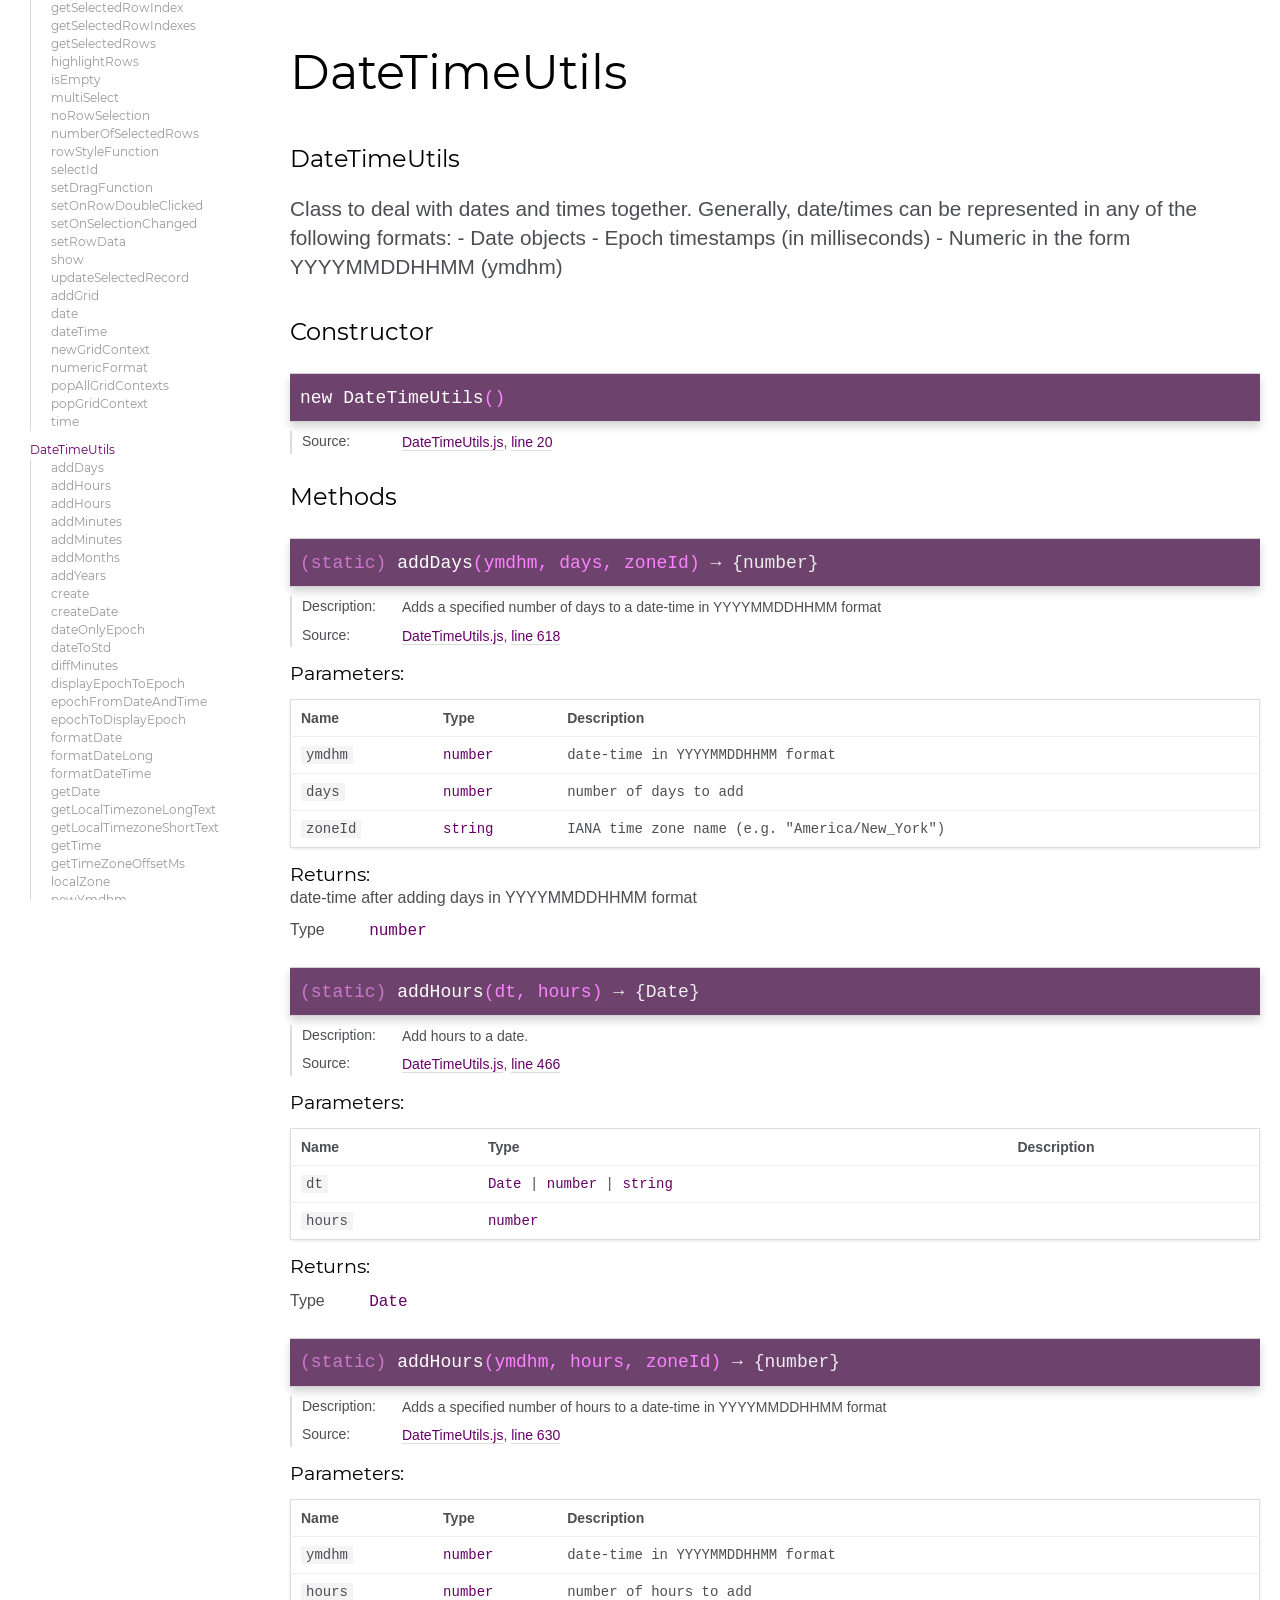
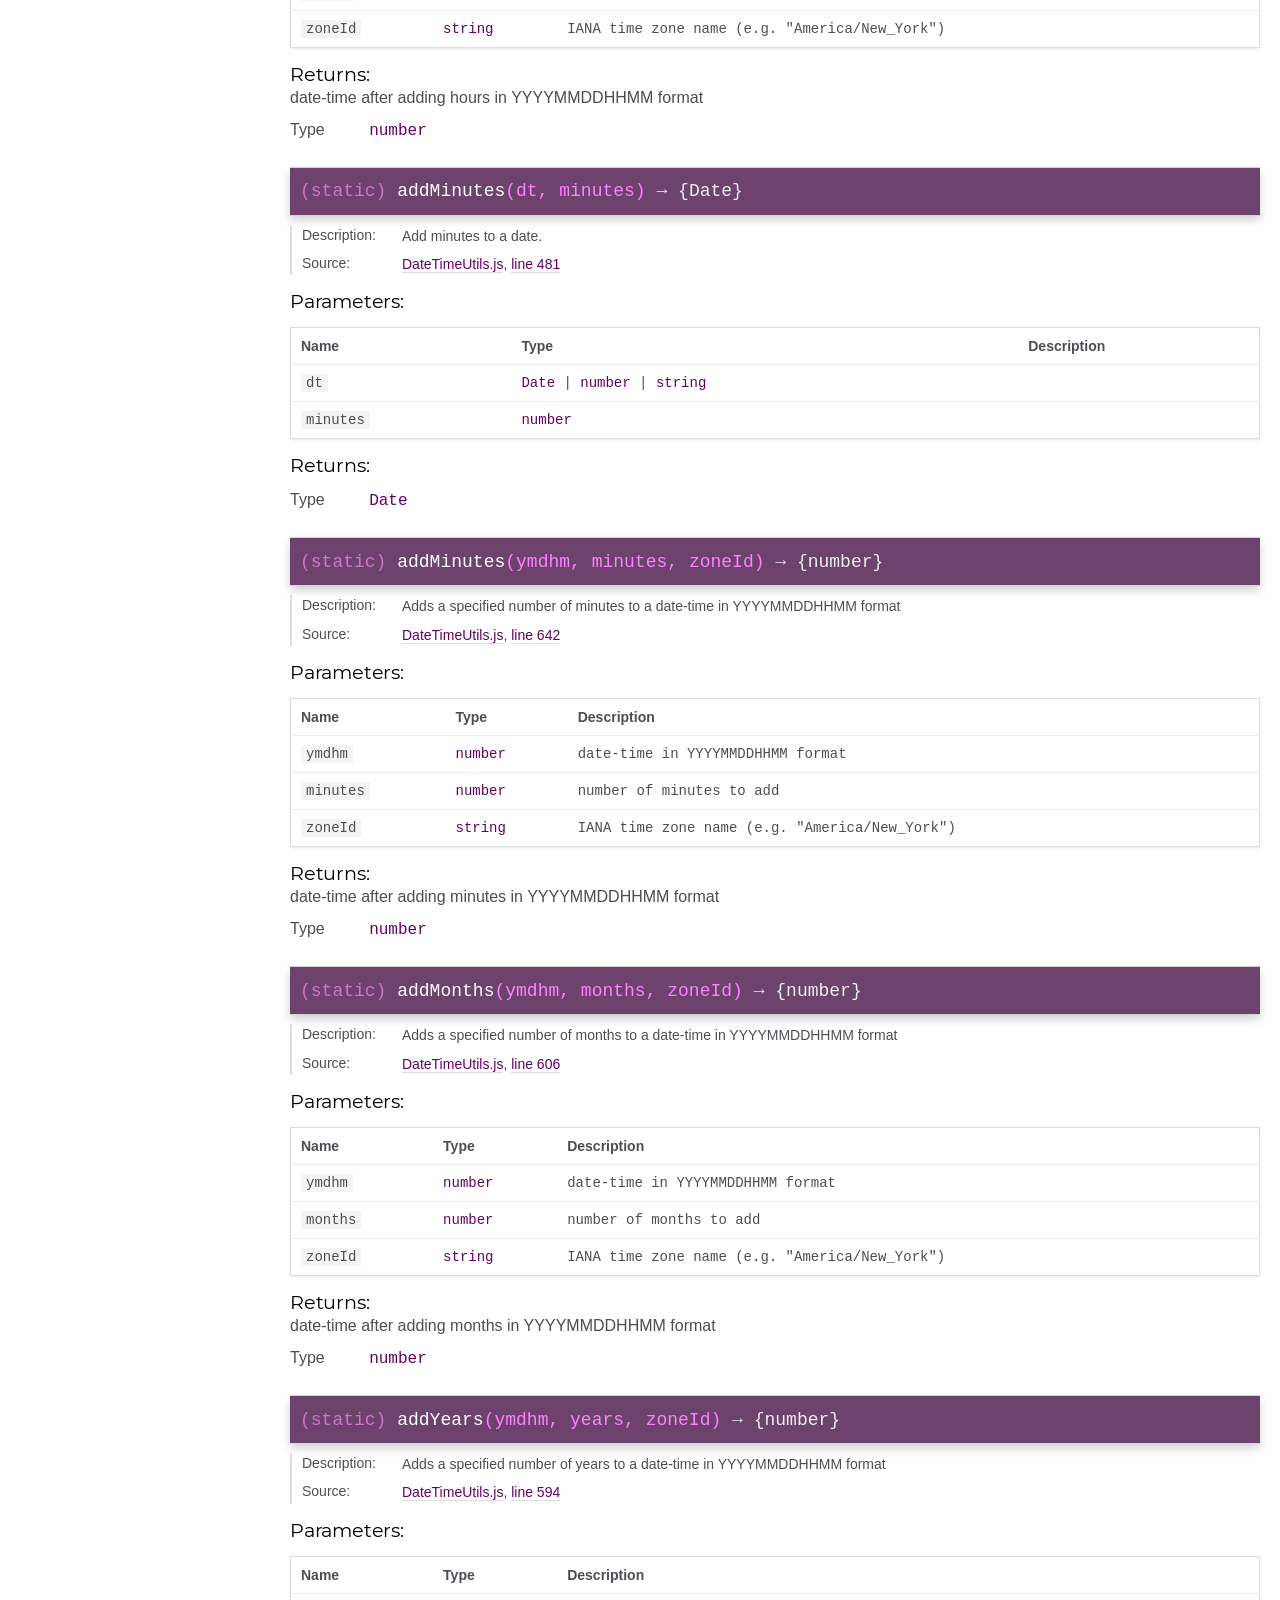
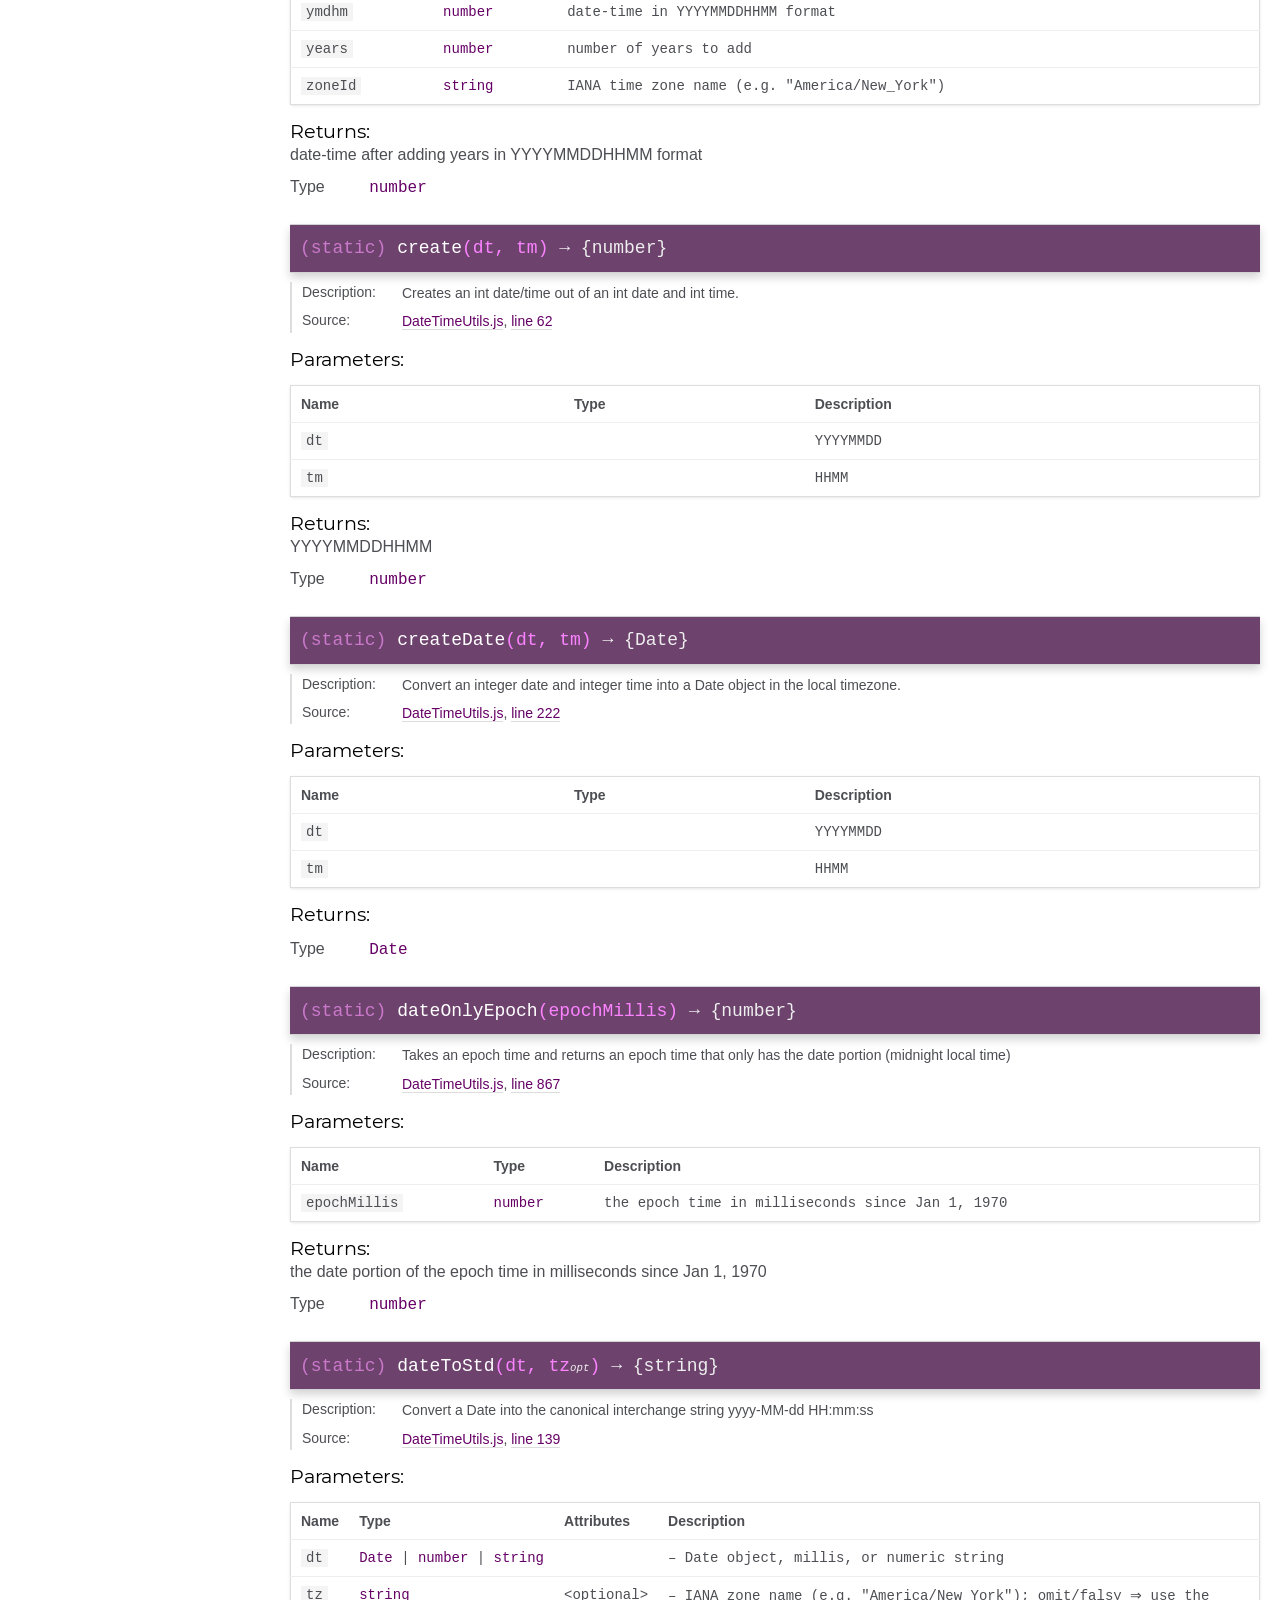
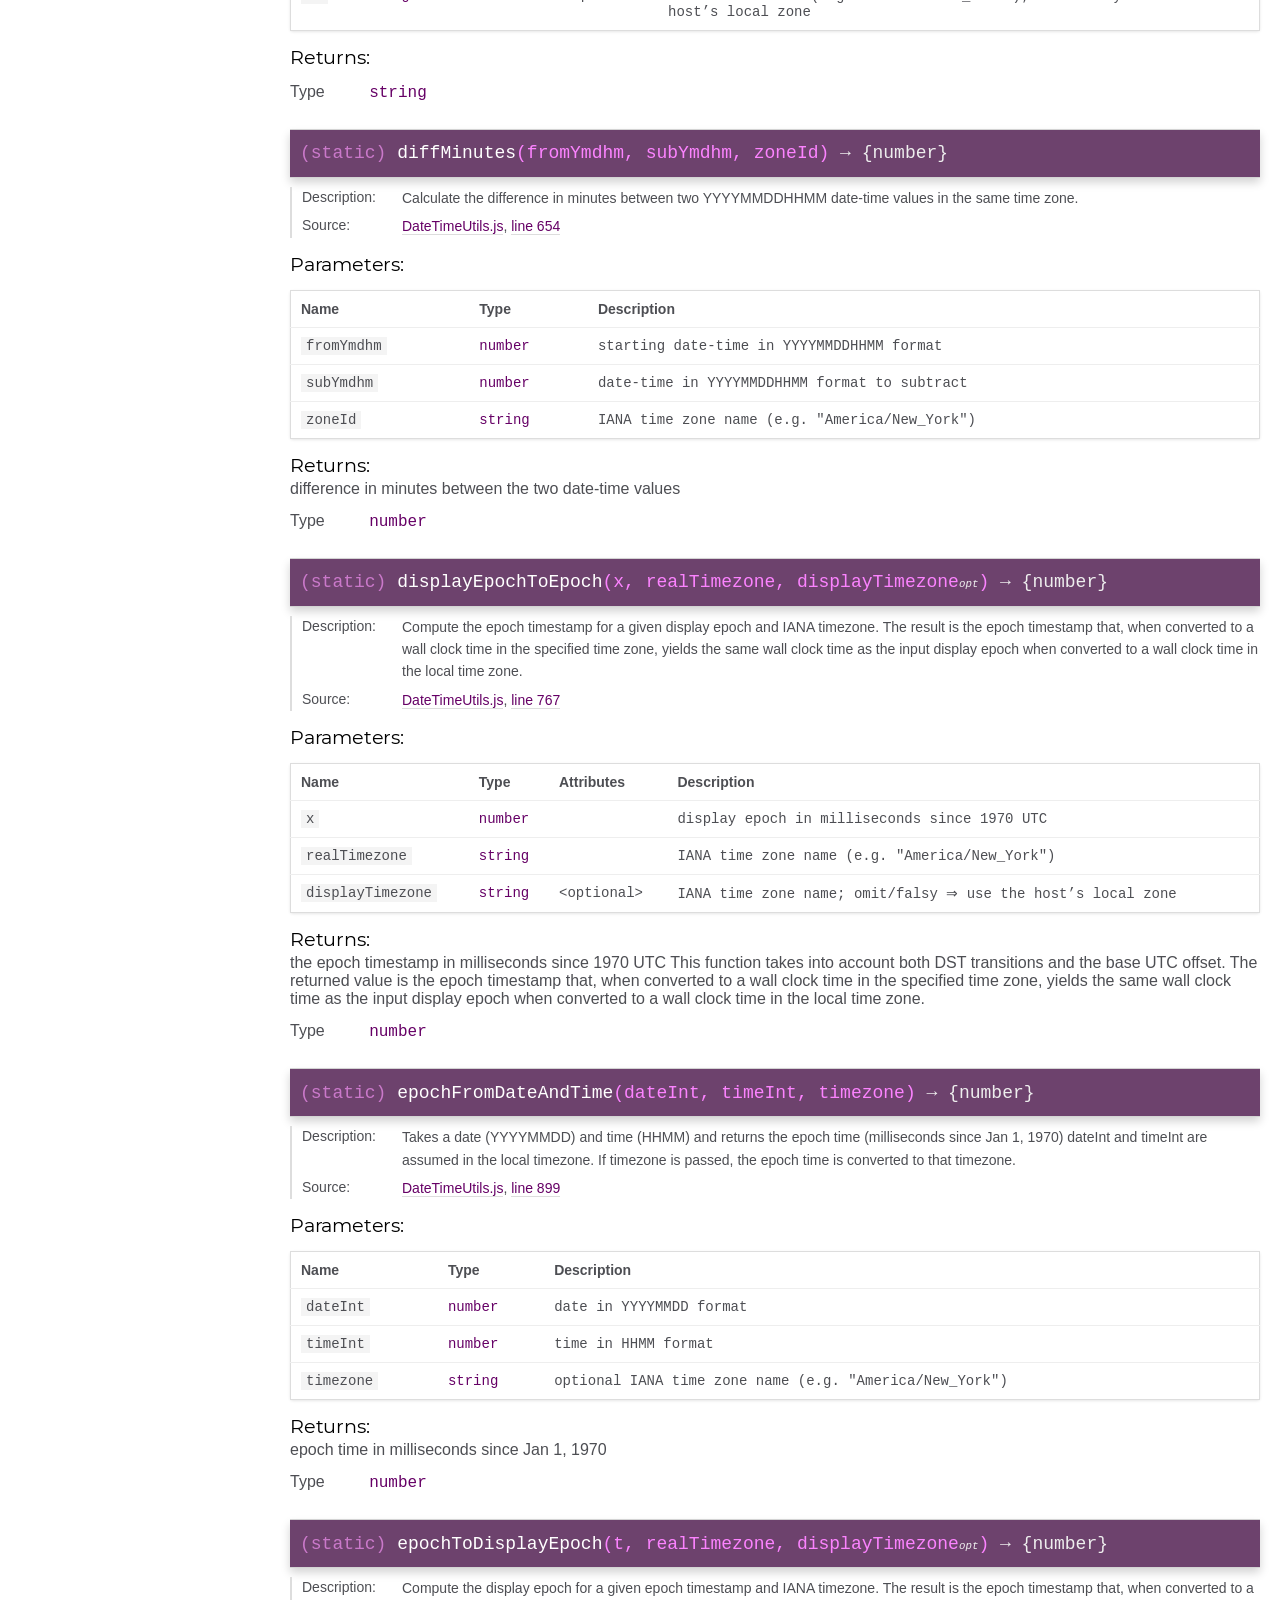
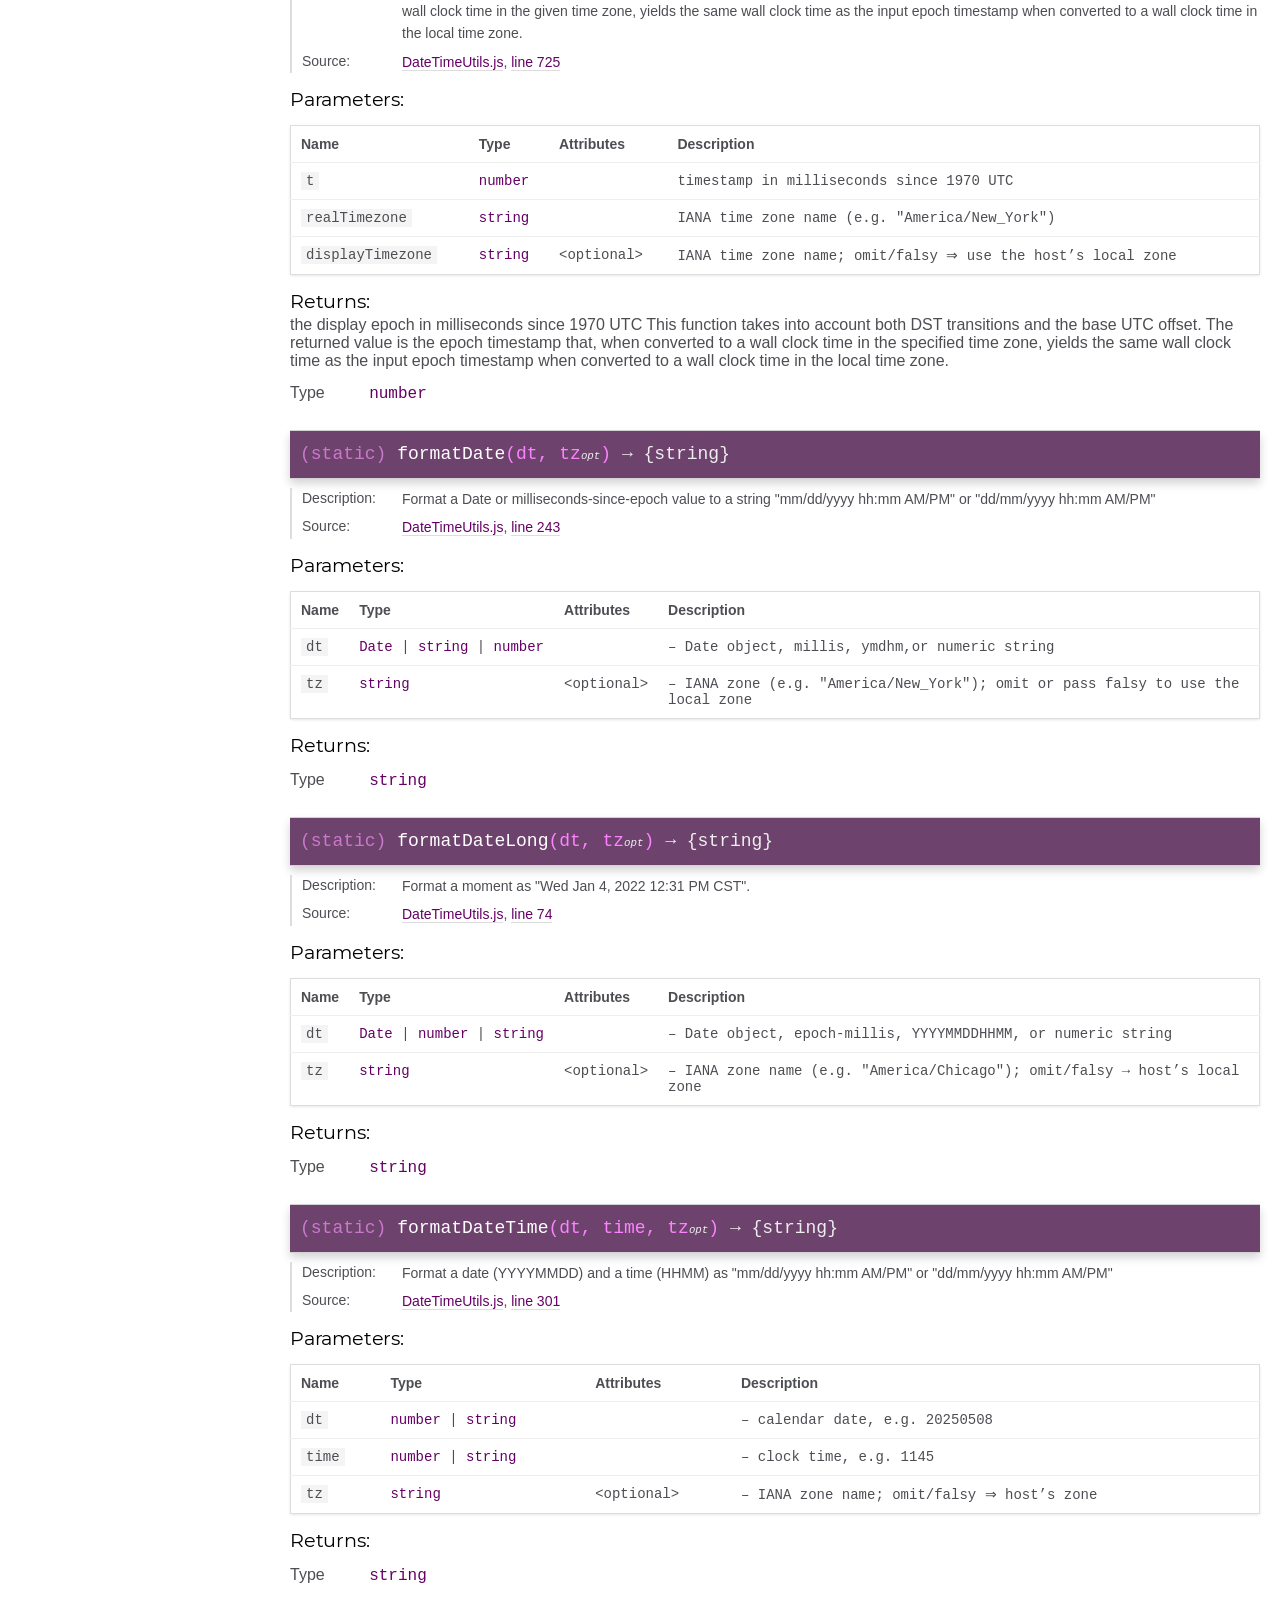
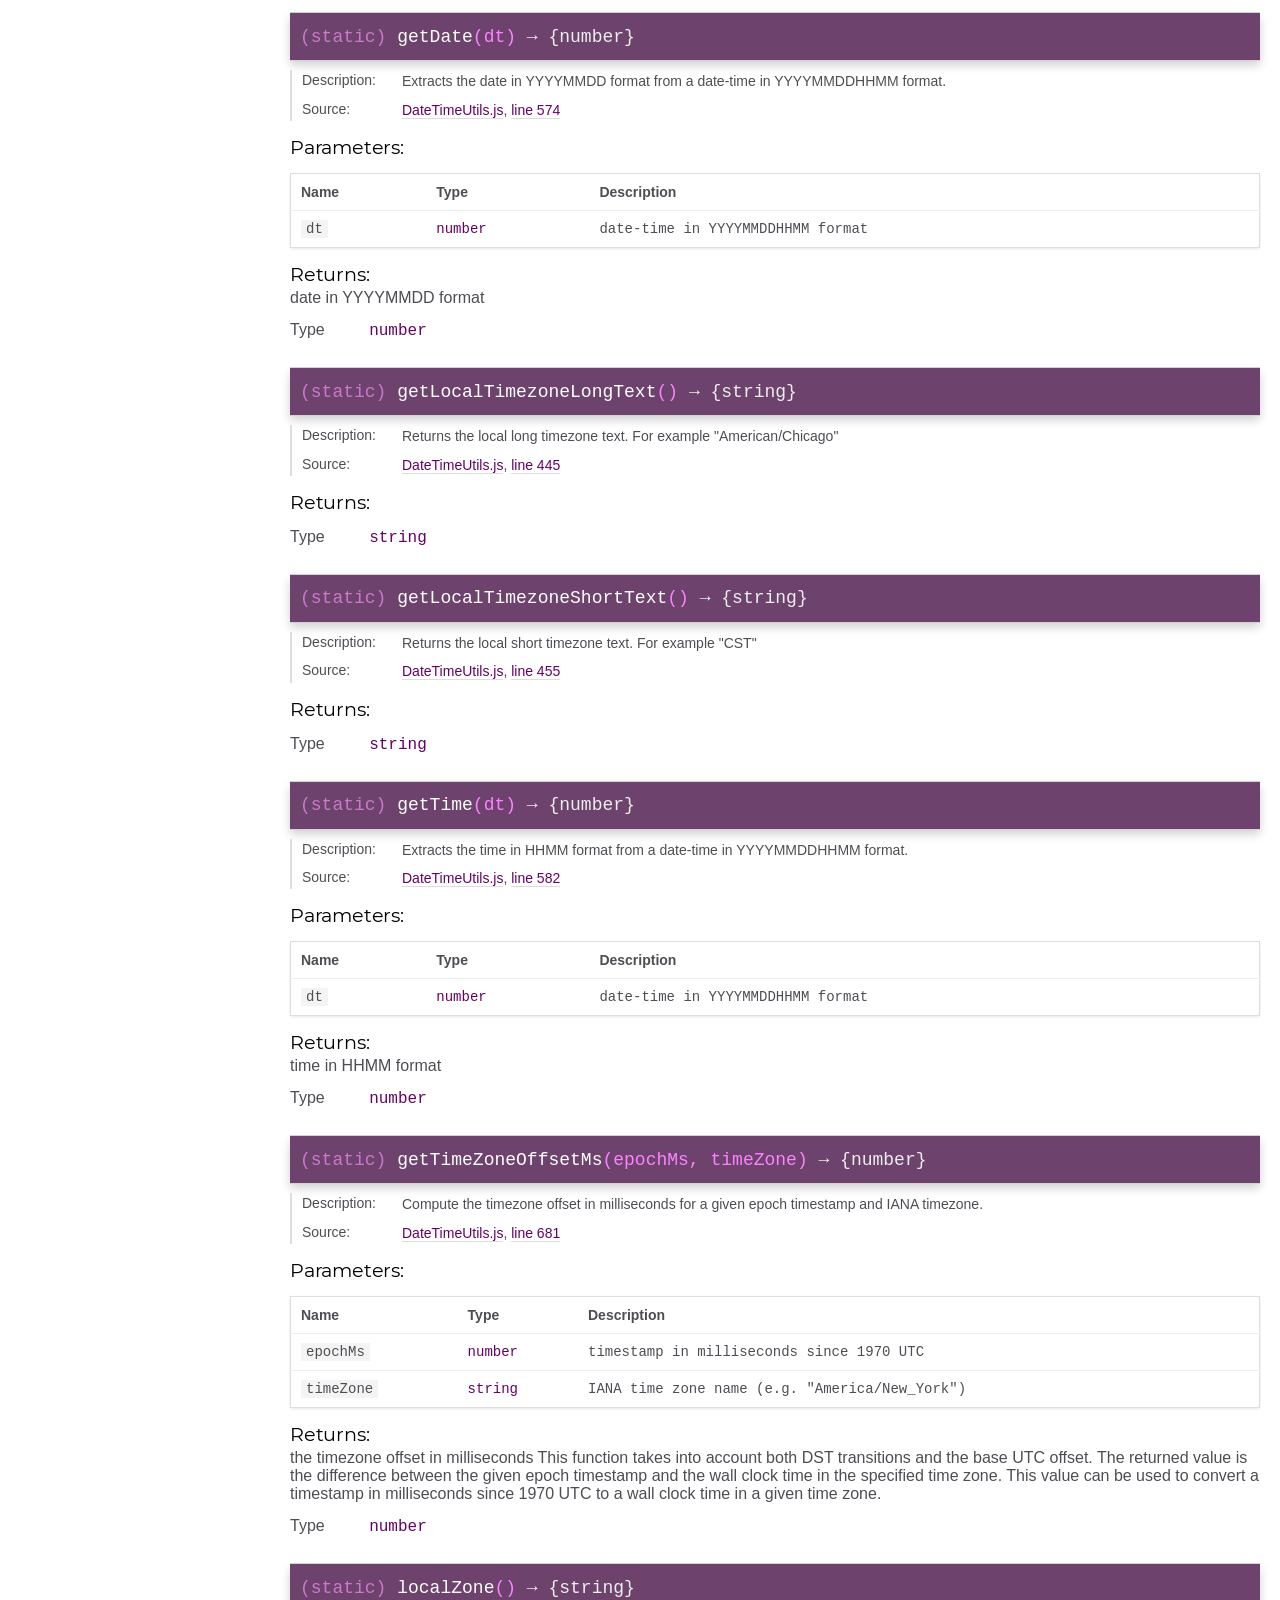
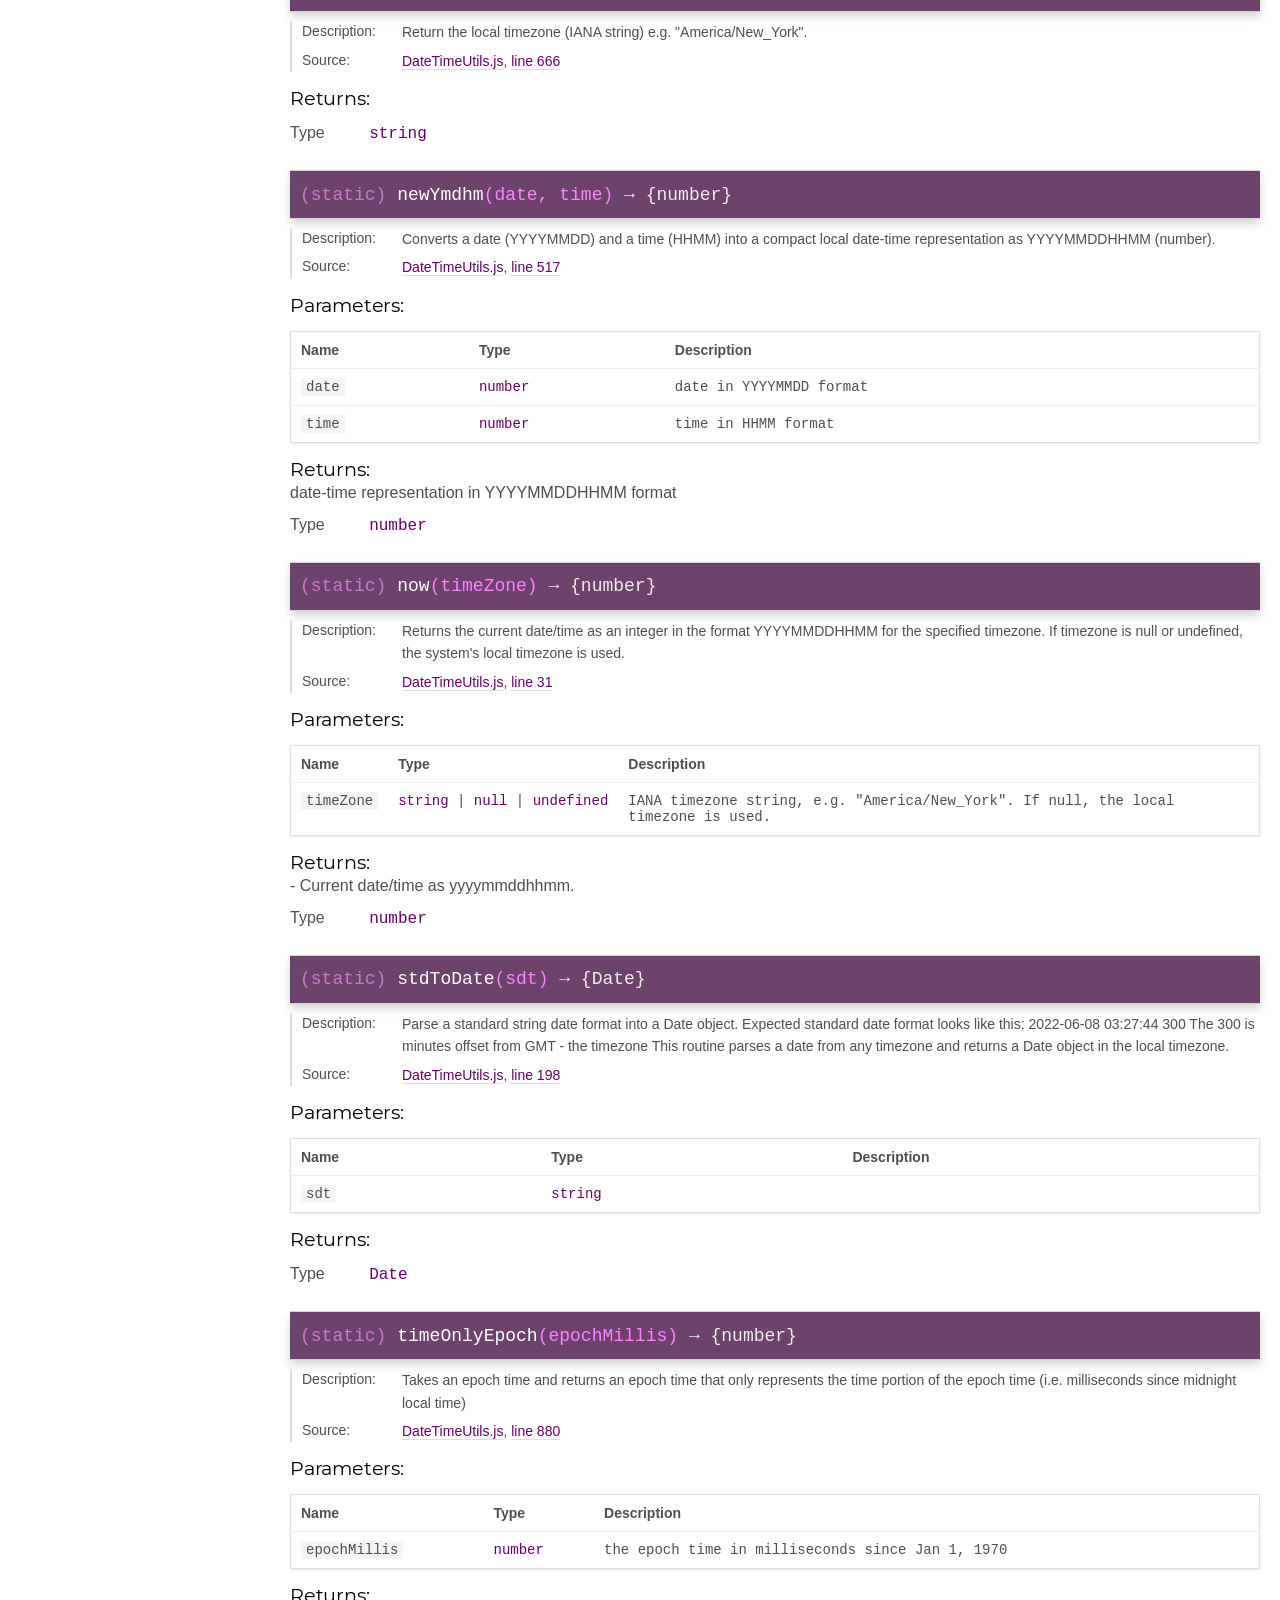
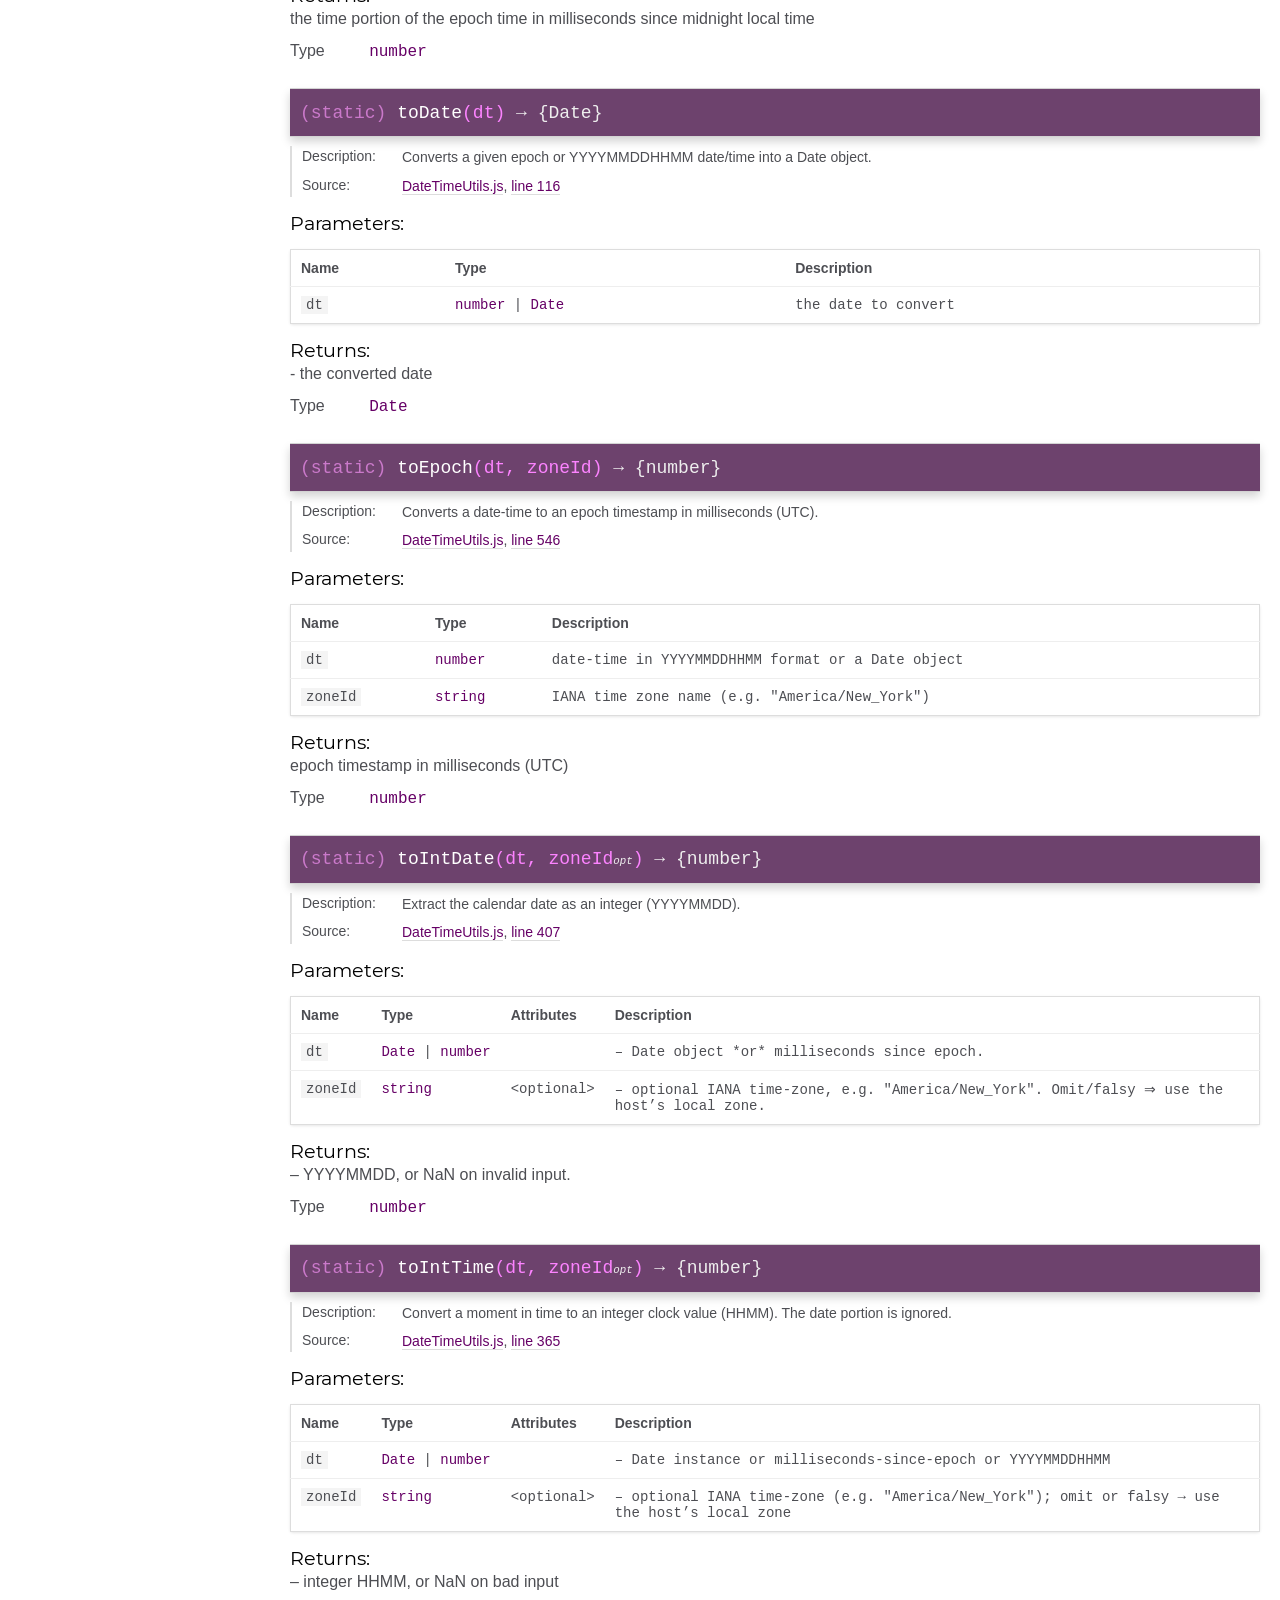
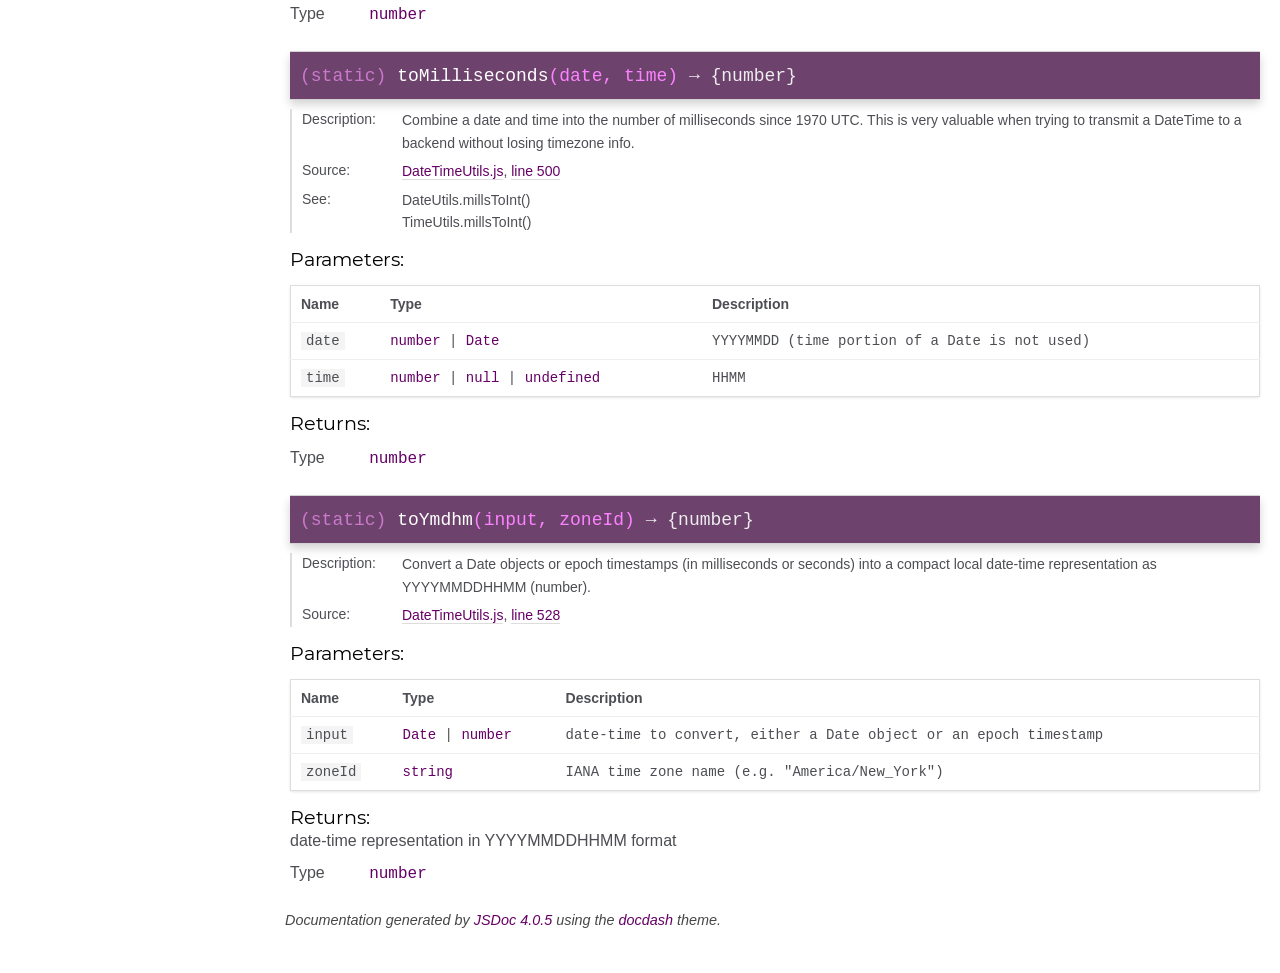
<file: manual/jsdoc/DateTimeUtils.html>
<!DOCTYPE html>
<html lang="en">
<head>
    
    <meta charset="utf-8">
    <title>DateTimeUtils - Documentation</title>
    
    
    <script src="scripts/prettify/prettify.js"></script>
    <script src="scripts/prettify/lang-css.js"></script>
    <!--[if lt IE 9]>
      <script src="//html5shiv.googlecode.com/svn/trunk/html5.js"></script>
    <![endif]-->
    <link type="text/css" rel="stylesheet" href="styles/prettify.css">
    <link type="text/css" rel="stylesheet" href="styles/jsdoc.css">
    <script src="scripts/nav.js" defer></script>
    
    <meta name="viewport" content="width=device-width, initial-scale=1.0">
</head>
<body>

<input type="checkbox" id="nav-trigger" class="nav-trigger" />
<label for="nav-trigger" class="navicon-button x">
  <div class="navicon"></div>
</label>

<label for="nav-trigger" class="overlay"></label>

<nav >
    
    
    <h2><a href="index.html">Home</a></h2><h3>Classes</h3><ul><li><a href="AGGrid.html">AGGrid</a><ul class='methods'><li data-type='method'><a href="AGGrid.html#addComponent">addComponent</a></li><li data-type='method'><a href="AGGrid.html#addRecord">addRecord</a></li><li data-type='method'><a href="AGGrid.html#addRecords">addRecords</a></li><li data-type='method'><a href="AGGrid.html#clear">clear</a></li><li data-type='method'><a href="AGGrid.html#clearSelection">clearSelection</a></li><li data-type='method'><a href="AGGrid.html#columnShow">columnShow</a></li><li data-type='method'><a href="AGGrid.html#deleteRow">deleteRow</a></li><li data-type='method'><a href="AGGrid.html#deleteRowIndex">deleteRowIndex</a></li><li data-type='method'><a href="AGGrid.html#deleteSelectedRows">deleteSelectedRows</a></li><li data-type='method'><a href="AGGrid.html#deselectAll">deselectAll</a></li><li data-type='method'><a href="AGGrid.html#destroy">destroy</a></li><li data-type='method'><a href="AGGrid.html#disable">disable</a></li><li data-type='method'><a href="AGGrid.html#enable">enable</a></li><li data-type='method'><a href="AGGrid.html#getAllRows">getAllRows</a></li><li data-type='method'><a href="AGGrid.html#getFirstRow">getFirstRow</a></li><li data-type='method'><a href="AGGrid.html#getLastRow">getLastRow</a></li><li data-type='method'><a href="AGGrid.html#getNumberOfRows">getNumberOfRows</a></li><li data-type='method'><a href="AGGrid.html#getRowAtIndex">getRowAtIndex</a></li><li data-type='method'><a href="AGGrid.html#getSelectedRow">getSelectedRow</a></li><li data-type='method'><a href="AGGrid.html#getSelectedRowIndex">getSelectedRowIndex</a></li><li data-type='method'><a href="AGGrid.html#getSelectedRowIndexes">getSelectedRowIndexes</a></li><li data-type='method'><a href="AGGrid.html#getSelectedRows">getSelectedRows</a></li><li data-type='method'><a href="AGGrid.html#highlightRows">highlightRows</a></li><li data-type='method'><a href="AGGrid.html#isEmpty">isEmpty</a></li><li data-type='method'><a href="AGGrid.html#multiSelect">multiSelect</a></li><li data-type='method'><a href="AGGrid.html#noRowSelection">noRowSelection</a></li><li data-type='method'><a href="AGGrid.html#numberOfSelectedRows">numberOfSelectedRows</a></li><li data-type='method'><a href="AGGrid.html#rowStyleFunction">rowStyleFunction</a></li><li data-type='method'><a href="AGGrid.html#selectId">selectId</a></li><li data-type='method'><a href="AGGrid.html#setDragFunction">setDragFunction</a></li><li data-type='method'><a href="AGGrid.html#setOnRowDoubleClicked">setOnRowDoubleClicked</a></li><li data-type='method'><a href="AGGrid.html#setOnSelectionChanged">setOnSelectionChanged</a></li><li data-type='method'><a href="AGGrid.html#setRowData">setRowData</a></li><li data-type='method'><a href="AGGrid.html#show">show</a></li><li data-type='method'><a href="AGGrid.html#updateSelectedRecord">updateSelectedRecord</a></li><li data-type='method'><a href="AGGrid.html#.addGrid">addGrid</a></li><li data-type='method'><a href="AGGrid.html#.date">date</a></li><li data-type='method'><a href="AGGrid.html#.dateTime">dateTime</a></li><li data-type='method'><a href="AGGrid.html#.newGridContext">newGridContext</a></li><li data-type='method'><a href="AGGrid.html#.numericFormat">numericFormat</a></li><li data-type='method'><a href="AGGrid.html#.popAllGridContexts">popAllGridContexts</a></li><li data-type='method'><a href="AGGrid.html#.popGridContext">popGridContext</a></li><li data-type='method'><a href="AGGrid.html#.time">time</a></li></ul></li><li><a href="DateTimeUtils.html">DateTimeUtils</a><ul class='methods'><li data-type='method'><a href="DateTimeUtils.html#.addDays">addDays</a></li><li data-type='method'><a href="DateTimeUtils.html#.addHours">addHours</a></li><li data-type='method'><a href="DateTimeUtils.html#.addHours">addHours</a></li><li data-type='method'><a href="DateTimeUtils.html#.addMinutes">addMinutes</a></li><li data-type='method'><a href="DateTimeUtils.html#.addMinutes">addMinutes</a></li><li data-type='method'><a href="DateTimeUtils.html#.addMonths">addMonths</a></li><li data-type='method'><a href="DateTimeUtils.html#.addYears">addYears</a></li><li data-type='method'><a href="DateTimeUtils.html#.create">create</a></li><li data-type='method'><a href="DateTimeUtils.html#.createDate">createDate</a></li><li data-type='method'><a href="DateTimeUtils.html#.dateOnlyEpoch">dateOnlyEpoch</a></li><li data-type='method'><a href="DateTimeUtils.html#.dateToStd">dateToStd</a></li><li data-type='method'><a href="DateTimeUtils.html#.diffMinutes">diffMinutes</a></li><li data-type='method'><a href="DateTimeUtils.html#.displayEpochToEpoch">displayEpochToEpoch</a></li><li data-type='method'><a href="DateTimeUtils.html#.epochFromDateAndTime">epochFromDateAndTime</a></li><li data-type='method'><a href="DateTimeUtils.html#.epochToDisplayEpoch">epochToDisplayEpoch</a></li><li data-type='method'><a href="DateTimeUtils.html#.formatDate">formatDate</a></li><li data-type='method'><a href="DateTimeUtils.html#.formatDateLong">formatDateLong</a></li><li data-type='method'><a href="DateTimeUtils.html#.formatDateTime">formatDateTime</a></li><li data-type='method'><a href="DateTimeUtils.html#.getDate">getDate</a></li><li data-type='method'><a href="DateTimeUtils.html#.getLocalTimezoneLongText">getLocalTimezoneLongText</a></li><li data-type='method'><a href="DateTimeUtils.html#.getLocalTimezoneShortText">getLocalTimezoneShortText</a></li><li data-type='method'><a href="DateTimeUtils.html#.getTime">getTime</a></li><li data-type='method'><a href="DateTimeUtils.html#.getTimeZoneOffsetMs">getTimeZoneOffsetMs</a></li><li data-type='method'><a href="DateTimeUtils.html#.localZone">localZone</a></li><li data-type='method'><a href="DateTimeUtils.html#.newYmdhm">newYmdhm</a></li><li data-type='method'><a href="DateTimeUtils.html#.now">now</a></li><li data-type='method'><a href="DateTimeUtils.html#.stdToDate">stdToDate</a></li><li data-type='method'><a href="DateTimeUtils.html#.timeOnlyEpoch">timeOnlyEpoch</a></li><li data-type='method'><a href="DateTimeUtils.html#.toDate">toDate</a></li><li data-type='method'><a href="DateTimeUtils.html#.toEpoch">toEpoch</a></li><li data-type='method'><a href="DateTimeUtils.html#.toIntDate">toIntDate</a></li><li data-type='method'><a href="DateTimeUtils.html#.toIntTime">toIntTime</a></li><li data-type='method'><a href="DateTimeUtils.html#.toMilliseconds">toMilliseconds</a></li><li data-type='method'><a href="DateTimeUtils.html#.toYmdhm">toYmdhm</a></li></ul></li><li><a href="DateUtils.html">DateUtils</a><ul class='methods'><li data-type='method'><a href="DateUtils.html#.SQLtoInt">SQLtoInt</a></li><li data-type='method'><a href="DateUtils.html#.calendar">calendar</a></li><li data-type='method'><a href="DateUtils.html#.dateAddDays">dateAddDays</a></li><li data-type='method'><a href="DateUtils.html#.dateToInt">dateToInt</a></li><li data-type='method'><a href="DateUtils.html#.day">day</a></li><li data-type='method'><a href="DateUtils.html#.dayOfWeek">dayOfWeek</a></li><li data-type='method'><a href="DateUtils.html#.dayOfWeekName">dayOfWeekName</a></li><li data-type='method'><a href="DateUtils.html#.daysDifference">daysDifference</a></li><li data-type='method'><a href="DateUtils.html#.detectDateFormat">detectDateFormat</a></li><li data-type='method'><a href="DateUtils.html#.intAddDays">intAddDays</a></li><li data-type='method'><a href="DateUtils.html#.intToDate">intToDate</a></li><li data-type='method'><a href="DateUtils.html#.intToSQL">intToSQL</a></li><li data-type='method'><a href="DateUtils.html#.intToStr2">intToStr2</a></li><li data-type='method'><a href="DateUtils.html#.intToStr4">intToStr4</a></li><li data-type='method'><a href="DateUtils.html#.isSQLDate">isSQLDate</a></li><li data-type='method'><a href="DateUtils.html#.isValid">isValid</a></li><li data-type='method'><a href="DateUtils.html#.julian">julian</a></li><li data-type='method'><a href="DateUtils.html#.longFormat">longFormat</a></li><li data-type='method'><a href="DateUtils.html#.millsToInt">millsToInt</a></li><li data-type='method'><a href="DateUtils.html#.month">month</a></li><li data-type='method'><a href="DateUtils.html#.monthName">monthName</a></li><li data-type='method'><a href="DateUtils.html#.monthsDifference">monthsDifference</a></li><li data-type='method'><a href="DateUtils.html#.strToInt">strToInt</a></li><li data-type='method'><a href="DateUtils.html#.toInt">toInt</a></li><li data-type='method'><a href="DateUtils.html#.today">today</a></li><li data-type='method'><a href="DateUtils.html#.year">year</a></li></ul></li><li><a href="Editor.html">Editor</a><ul class='methods'><li data-type='method'><a href="Editor.html#clear">clear</a></li><li data-type='method'><a href="Editor.html#dispose">dispose</a></li><li data-type='method'><a href="Editor.html#getHtml">getHtml</a></li><li data-type='method'><a href="Editor.html#getText">getText</a></li><li data-type='method'><a href="Editor.html#printEditorContent">printEditorContent</a></li><li data-type='method'><a href="Editor.html#readOnly">readOnly</a></li><li data-type='method'><a href="Editor.html#readWrite">readWrite</a></li><li data-type='method'><a href="Editor.html#setHtml">setHtml</a></li><li data-type='method'><a href="Editor.html#.addEditor">addEditor</a></li><li data-type='method'><a href="Editor.html#.create">create</a></li><li data-type='method'><a href="Editor.html#.newEditorContext">newEditorContext</a></li><li data-type='method'><a href="Editor.html#.popAllEditorContexts">popAllEditorContexts</a></li><li data-type='method'><a href="Editor.html#.popEditorContext">popEditorContext</a></li></ul></li><li><a href="MutableString.html">MutableString</a><ul class='methods'><li data-type='method'><a href="MutableString.html#append">append</a></li><li data-type='method'><a href="MutableString.html#charAt">charAt</a></li><li data-type='method'><a href="MutableString.html#clear">clear</a></li><li data-type='method'><a href="MutableString.html#delete">delete</a></li><li data-type='method'><a href="MutableString.html#insert">insert</a></li><li data-type='method'><a href="MutableString.html#length">length</a></li><li data-type='method'><a href="MutableString.html#prepend">prepend</a></li><li data-type='method'><a href="MutableString.html#removeFromEnd">removeFromEnd</a></li><li data-type='method'><a href="MutableString.html#removeFromStart">removeFromStart</a></li><li data-type='method'><a href="MutableString.html#replace">replace</a></li><li data-type='method'><a href="MutableString.html#setCharAt">setCharAt</a></li><li data-type='method'><a href="MutableString.html#toString">toString</a></li></ul></li><li><a href="NumberUtils.html">NumberUtils</a><ul class='methods'><li data-type='method'><a href="NumberUtils.html#.floatEqual">floatEqual</a></li><li data-type='method'><a href="NumberUtils.html#.round">round</a></li><li data-type='method'><a href="NumberUtils.html#.roundDown">roundDown</a></li><li data-type='method'><a href="NumberUtils.html#.roundUp">roundUp</a></li></ul></li><li><a href="Server.html">Server</a><ul class='methods'><li data-type='method'><a href="Server.html#.binaryCall">binaryCall</a></li><li data-type='method'><a href="Server.html#.call">call</a></li><li data-type='method'><a href="Server.html#.callAll">callAll</a></li><li data-type='method'><a href="Server.html#.fileUploadSend">fileUploadSend</a></li><li data-type='method'><a href="Server.html#.logout">logout</a></li><li data-type='method'><a href="Server.html#.setMaxInactivityHours">setMaxInactivityHours</a></li><li data-type='method'><a href="Server.html#.setMaxInactivityMinutes">setMaxInactivityMinutes</a></li><li data-type='method'><a href="Server.html#.setMaxInactivitySeconds">setMaxInactivitySeconds</a></li><li data-type='method'><a href="Server.html#.setURL">setURL</a></li></ul></li><li><a href="TimeUtils.html">TimeUtils</a><ul class='methods'><li data-type='method'><a href="TimeUtils.html#.addHours">addHours</a></li><li data-type='method'><a href="TimeUtils.html#.addMinutes">addMinutes</a></li><li data-type='method'><a href="TimeUtils.html#.current">current</a></li><li data-type='method'><a href="TimeUtils.html#.dateToTime">dateToTime</a></li><li data-type='method'><a href="TimeUtils.html#.diff">diff</a></li><li data-type='method'><a href="TimeUtils.html#.format">format</a></li><li data-type='method'><a href="TimeUtils.html#.formatLong">formatLong</a></li><li data-type='method'><a href="TimeUtils.html#.hours">hours</a></li><li data-type='method'><a href="TimeUtils.html#.isValid">isValid</a></li><li data-type='method'><a href="TimeUtils.html#.millsToInt">millsToInt</a></li><li data-type='method'><a href="TimeUtils.html#.minutes">minutes</a></li><li data-type='method'><a href="TimeUtils.html#.minutesToTime">minutesToTime</a></li><li data-type='method'><a href="TimeUtils.html#.strToInt">strToInt</a></li><li data-type='method'><a href="TimeUtils.html#.toInt">toInt</a></li><li data-type='method'><a href="TimeUtils.html#.totalMinutes">totalMinutes</a></li></ul></li><li><a href="Utils.html">Utils</a><ul class='methods'><li data-type='method'><a href="Utils.html#.appendChild">appendChild</a></li><li data-type='method'><a href="Utils.html#.assureArray">assureArray</a></li><li data-type='method'><a href="Utils.html#.beep">beep</a></li><li data-type='method'><a href="Utils.html#.cleanup">cleanup</a></li><li data-type='method'><a href="Utils.html#.clearAllEnterContexts">clearAllEnterContexts</a></li><li data-type='method'><a href="Utils.html#.clearSomeControlValueChanged">clearSomeControlValueChanged</a></li><li data-type='method'><a href="Utils.html#.cloneArrayShallow">cloneArrayShallow</a></li><li data-type='method'><a href="Utils.html#.convertToArray">convertToArray</a></li><li data-type='method'><a href="Utils.html#.countProperties">countProperties</a></li><li data-type='method'><a href="Utils.html#.didSomeControlValueChange">didSomeControlValueChange</a></li><li data-type='method'><a href="Utils.html#.drop">drop</a></li><li data-type='method'><a href="Utils.html#.eraseChildren">eraseChildren</a></li><li data-type='method'><a href="Utils.html#.fileNameExtension">fileNameExtension</a></li><li data-type='method'><a href="Utils.html#.fixCapitalization">fixCapitalization</a></li><li data-type='method'><a href="Utils.html#.format">format</a></li><li data-type='method'><a href="Utils.html#.formatSsn">formatSsn</a></li><li data-type='method'><a href="Utils.html#.formatb">formatb</a></li><li data-type='method'><a href="Utils.html#.getAndEraseData">getAndEraseData</a></li><li data-type='method'><a href="Utils.html#.getAppUrl">getAppUrl</a></li><li data-type='method'><a href="Utils.html#.getData">getData</a></li><li data-type='method'><a href="Utils.html#.getEmailFromAddressWithName">getEmailFromAddressWithName</a></li><li data-type='method'><a href="Utils.html#.getFileUploadCount">getFileUploadCount</a></li><li data-type='method'><a href="Utils.html#.getFileUploadFormData">getFileUploadFormData</a></li><li data-type='method'><a href="Utils.html#.getLastError">getLastError</a></li><li data-type='method'><a href="Utils.html#.getLastErrorDate">getLastErrorDate</a></li><li data-type='method'><a href="Utils.html#.getLocation">getLocation</a></li><li data-type='method'><a href="Utils.html#.getMilliseconds">getMilliseconds</a></li><li data-type='method'><a href="Utils.html#.getNameFromAddressWithName">getNameFromAddressWithName</a></li><li data-type='method'><a href="Utils.html#.getPageArgv">getPageArgv</a></li><li data-type='method'><a href="Utils.html#.getPageRetv">getPageRetv</a></li><li data-type='method'><a href="Utils.html#.getURLParam">getURLParam</a></li><li data-type='method'><a href="Utils.html#.globalEnterHandler">globalEnterHandler</a></li><li data-type='method'><a href="Utils.html#.htmlToText">htmlToText</a></li><li data-type='method'><a href="Utils.html#.isChangeChar">isChangeChar</a></li><li data-type='method'><a href="Utils.html#.isOnline">isOnline</a></li><li data-type='method'><a href="Utils.html#.isValidDomain">isValidDomain</a></li><li data-type='method'><a href="Utils.html#.isValidEmailAddress">isValidEmailAddress</a></li><li data-type='method'><a href="Utils.html#.isValidEmailAddressWithName">isValidEmailAddressWithName</a></li><li data-type='method'><a href="Utils.html#.isValidSsn">isValidSsn</a></li><li data-type='method'><a href="Utils.html#.keep">keep</a></li><li data-type='method'><a href="Utils.html#.loadPage">loadPage</a></li><li data-type='method'><a href="Utils.html#.makeDraggable">makeDraggable</a></li><li data-type='method'><a href="Utils.html#.newEnterContext">newEnterContext</a></li><li data-type='method'><a href="Utils.html#.openUrl">openUrl</a></li><li data-type='method'><a href="Utils.html#.popEnterContext">popEnterContext</a></li><li data-type='method'><a href="Utils.html#.popPage">popPage</a></li><li data-type='method'><a href="Utils.html#.popup_close">popup_close</a></li><li data-type='method'><a href="Utils.html#.popup_open">popup_open</a></li><li data-type='method'><a href="Utils.html#.popup_set_height">popup_set_height</a></li><li data-type='method'><a href="Utils.html#.popup_set_width">popup_set_width</a></li><li data-type='method'><a href="Utils.html#.pushPage">pushPage</a></li><li data-type='method'><a href="Utils.html#.rescan">rescan</a></li><li data-type='method'><a href="Utils.html#.saveData">saveData</a></li><li data-type='method'><a href="Utils.html#.setEnterFunction">setEnterFunction</a></li><li data-type='method'><a href="Utils.html#.setSomeControlValueChangeFunction">setSomeControlValueChangeFunction</a></li><li data-type='method'><a href="Utils.html#.showMessage">showMessage</a></li><li data-type='method'><a href="Utils.html#.showReport">showReport</a></li><li data-type='method'><a href="Utils.html#.someControlValueChanged">someControlValueChanged</a></li><li data-type='method'><a href="Utils.html#.splitEmailAddresses">splitEmailAddresses</a></li><li data-type='method'><a href="Utils.html#.take">take</a></li><li data-type='method'><a href="Utils.html#.textToHtml">textToHtml</a></li><li data-type='method'><a href="Utils.html#.toASCII">toASCII</a></li><li data-type='method'><a href="Utils.html#.toBase64">toBase64</a></li><li data-type='method'><a href="Utils.html#.toNumber">toNumber</a></li><li data-type='method'><a href="Utils.html#.toggleFullscreen">toggleFullscreen</a></li><li data-type='method'><a href="Utils.html#.useComponent">useComponent</a></li><li data-type='method'><a href="Utils.html#.useTaglessComponent">useTaglessComponent</a></li><li data-type='method'><a href="Utils.html#.uuid">uuid</a></li><li data-type='method'><a href="Utils.html#.waitMessage">waitMessage</a></li><li data-type='method'><a href="Utils.html#.waitMessageEnd">waitMessageEnd</a></li><li data-type='method'><a href="Utils.html#.yesNo">yesNo</a></li></ul></li><li><a href="components.html">components</a><ul class='methods'><li data-type='method'><a href="components.html#.check_box">check_box</a></li><li data-type='method'><a href="components.html#.date_input">date_input</a></li><li data-type='method'><a href="components.html#.drop_down">drop_down</a></li><li data-type='method'><a href="components.html#.duration_input">duration_input</a></li><li data-type='method'><a href="components.html#.file_upload">file_upload</a></li><li data-type='method'><a href="components.html#.list_box">list_box</a></li><li data-type='method'><a href="components.html#.native_date_input">native_date_input</a></li><li data-type='method'><a href="components.html#.numeric_input">numeric_input</a></li><li data-type='method'><a href="components.html#.picture">picture</a></li><li data-type='method'><a href="components.html#.popup">popup</a></li><li data-type='method'><a href="components.html#.push_button">push_button</a></li><li data-type='method'><a href="components.html#.radio_button">radio_button</a></li><li data-type='method'><a href="components.html#.text_input">text_input</a></li><li data-type='method'><a href="components.html#.text_label">text_label</a></li><li data-type='method'><a href="components.html#.textbox_input">textbox_input</a></li><li data-type='method'><a href="components.html#.time_input">time_input</a></li></ul></li></ul><h3>Global</h3><ul><li><a href="global.html#$$">$$</a></li><li><a href="global.html#DOMUtils">DOMUtils</a></li><li><a href="global.html#DateTimeUtils.">DateTimeUtils.</a></li></ul>
    
</nav>

<div id="main">
    
    <h1 class="page-title">DateTimeUtils</h1>
    

    




<section>

<header>
    
        <h2>
        
            DateTimeUtils
        
        </h2>
        
            <div class="class-description usertext">Class to deal with dates and times together.

Generally, date/times can be represented in any of the following formats:

- Date objects
- Epoch timestamps (in milliseconds)
- Numeric in the form YYYYMMDDHHMM (ymdhm)</div>
        
    
</header>

<article>
    
        <div class="container-overview">
        
            

    
    <h2>Constructor</h2>
    

    <h4 class="name" id="DateTimeUtils"><span class="type-signature"></span>new DateTimeUtils<span class="signature">()</span><span class="type-signature"></span></h4>

    




<dl class="details">
    

    
    <dt class="tag-source">Source:</dt>
    <dd class="tag-source"><ul class="dummy"><li>
        <a href="DateTimeUtils.js.html">DateTimeUtils.js</a>, <a href="DateTimeUtils.js.html#line20">line 20</a>
    </li></ul></dd>
    

    

    

    

    

    

    

    

    

    

    

    

    

    

    

    
</dl>






























        
        </div>
    

    

    

    
    
    

     

    

    

    
        <h3 class="subsection-title">Methods</h3>

        
            

    

    <h4 class="name" id=".addDays"><span class="type-signature type-signature-static">(static) </span>addDays<span class="signature">(ymdhm, days, zoneId)</span><span class="type-signature"> &rarr; {number}</span></h4>

    




<dl class="details">
    
    <dt class="tag-description">Description:</dt>
    <dd class="tag-description"><ul class="dummy"><li>Adds a specified number of days to a date-time in YYYYMMDDHHMM format</li></ul></dd>
    

    
    <dt class="tag-source">Source:</dt>
    <dd class="tag-source"><ul class="dummy"><li>
        <a href="DateTimeUtils.js.html">DateTimeUtils.js</a>, <a href="DateTimeUtils.js.html#line618">line 618</a>
    </li></ul></dd>
    

    

    

    

    

    

    

    

    

    

    

    

    

    

    

    
</dl>













    <h5 class="h5-parameters">Parameters:</h5>
    

<table class="params">
    <thead>
    <tr>
        
        <th>Name</th>
        

        <th>Type</th>

        

        

        <th class="last">Description</th>
    </tr>
    </thead>

    <tbody>
    

        <tr>
            
                <td class="name"><code>ymdhm</code></td>
            

            <td class="type">
            
                
<span class="param-type">number</span>



            
            </td>

            

            

            <td class="description last">date-time in YYYYMMDDHHMM format</td>
        </tr>

    

        <tr>
            
                <td class="name"><code>days</code></td>
            

            <td class="type">
            
                
<span class="param-type">number</span>



            
            </td>

            

            

            <td class="description last">number of days to add</td>
        </tr>

    

        <tr>
            
                <td class="name"><code>zoneId</code></td>
            

            <td class="type">
            
                
<span class="param-type">string</span>



            
            </td>

            

            

            <td class="description last">IANA time zone name (e.g. "America/New_York")</td>
        </tr>

    
    </tbody>
</table>
















<h5 class="h5-returns">Returns:</h5>

        
<div class="param-desc">
    date-time after adding days in YYYYMMDDHHMM format
</div>



<dl class="param-type">
    <dt>
        Type
    </dt>
    <dd>
        
<span class="param-type">number</span>



    </dd>
</dl>

    



        
            

    

    <h4 class="name" id=".addHours"><span class="type-signature type-signature-static">(static) </span>addHours<span class="signature">(dt, hours)</span><span class="type-signature"> &rarr; {Date}</span></h4>

    




<dl class="details">
    
    <dt class="tag-description">Description:</dt>
    <dd class="tag-description"><ul class="dummy"><li>Add hours to a date.</li></ul></dd>
    

    
    <dt class="tag-source">Source:</dt>
    <dd class="tag-source"><ul class="dummy"><li>
        <a href="DateTimeUtils.js.html">DateTimeUtils.js</a>, <a href="DateTimeUtils.js.html#line466">line 466</a>
    </li></ul></dd>
    

    

    

    

    

    

    

    

    

    

    

    

    

    

    

    
</dl>













    <h5 class="h5-parameters">Parameters:</h5>
    

<table class="params">
    <thead>
    <tr>
        
        <th>Name</th>
        

        <th>Type</th>

        

        

        <th class="last">Description</th>
    </tr>
    </thead>

    <tbody>
    

        <tr>
            
                <td class="name"><code>dt</code></td>
            

            <td class="type">
            
                
<span class="param-type">Date</span>
|

<span class="param-type">number</span>
|

<span class="param-type">string</span>



            
            </td>

            

            

            <td class="description last"></td>
        </tr>

    

        <tr>
            
                <td class="name"><code>hours</code></td>
            

            <td class="type">
            
                
<span class="param-type">number</span>



            
            </td>

            

            

            <td class="description last"></td>
        </tr>

    
    </tbody>
</table>
















<h5 class="h5-returns">Returns:</h5>

        


<dl class="param-type">
    <dt>
        Type
    </dt>
    <dd>
        
<span class="param-type">Date</span>



    </dd>
</dl>

    



        
            

    

    <h4 class="name" id=".addHours"><span class="type-signature type-signature-static">(static) </span>addHours<span class="signature">(ymdhm, hours, zoneId)</span><span class="type-signature"> &rarr; {number}</span></h4>

    




<dl class="details">
    
    <dt class="tag-description">Description:</dt>
    <dd class="tag-description"><ul class="dummy"><li>Adds a specified number of hours to a date-time in YYYYMMDDHHMM format</li></ul></dd>
    

    
    <dt class="tag-source">Source:</dt>
    <dd class="tag-source"><ul class="dummy"><li>
        <a href="DateTimeUtils.js.html">DateTimeUtils.js</a>, <a href="DateTimeUtils.js.html#line630">line 630</a>
    </li></ul></dd>
    

    

    

    

    

    

    

    

    

    

    

    

    

    

    

    
</dl>













    <h5 class="h5-parameters">Parameters:</h5>
    

<table class="params">
    <thead>
    <tr>
        
        <th>Name</th>
        

        <th>Type</th>

        

        

        <th class="last">Description</th>
    </tr>
    </thead>

    <tbody>
    

        <tr>
            
                <td class="name"><code>ymdhm</code></td>
            

            <td class="type">
            
                
<span class="param-type">number</span>



            
            </td>

            

            

            <td class="description last">date-time in YYYYMMDDHHMM format</td>
        </tr>

    

        <tr>
            
                <td class="name"><code>hours</code></td>
            

            <td class="type">
            
                
<span class="param-type">number</span>



            
            </td>

            

            

            <td class="description last">number of hours to add</td>
        </tr>

    

        <tr>
            
                <td class="name"><code>zoneId</code></td>
            

            <td class="type">
            
                
<span class="param-type">string</span>



            
            </td>

            

            

            <td class="description last">IANA time zone name (e.g. "America/New_York")</td>
        </tr>

    
    </tbody>
</table>
















<h5 class="h5-returns">Returns:</h5>

        
<div class="param-desc">
    date-time after adding hours in YYYYMMDDHHMM format
</div>



<dl class="param-type">
    <dt>
        Type
    </dt>
    <dd>
        
<span class="param-type">number</span>



    </dd>
</dl>

    



        
            

    

    <h4 class="name" id=".addMinutes"><span class="type-signature type-signature-static">(static) </span>addMinutes<span class="signature">(dt, minutes)</span><span class="type-signature"> &rarr; {Date}</span></h4>

    




<dl class="details">
    
    <dt class="tag-description">Description:</dt>
    <dd class="tag-description"><ul class="dummy"><li>Add minutes to a date.</li></ul></dd>
    

    
    <dt class="tag-source">Source:</dt>
    <dd class="tag-source"><ul class="dummy"><li>
        <a href="DateTimeUtils.js.html">DateTimeUtils.js</a>, <a href="DateTimeUtils.js.html#line481">line 481</a>
    </li></ul></dd>
    

    

    

    

    

    

    

    

    

    

    

    

    

    

    

    
</dl>













    <h5 class="h5-parameters">Parameters:</h5>
    

<table class="params">
    <thead>
    <tr>
        
        <th>Name</th>
        

        <th>Type</th>

        

        

        <th class="last">Description</th>
    </tr>
    </thead>

    <tbody>
    

        <tr>
            
                <td class="name"><code>dt</code></td>
            

            <td class="type">
            
                
<span class="param-type">Date</span>
|

<span class="param-type">number</span>
|

<span class="param-type">string</span>



            
            </td>

            

            

            <td class="description last"></td>
        </tr>

    

        <tr>
            
                <td class="name"><code>minutes</code></td>
            

            <td class="type">
            
                
<span class="param-type">number</span>



            
            </td>

            

            

            <td class="description last"></td>
        </tr>

    
    </tbody>
</table>
















<h5 class="h5-returns">Returns:</h5>

        


<dl class="param-type">
    <dt>
        Type
    </dt>
    <dd>
        
<span class="param-type">Date</span>



    </dd>
</dl>

    



        
            

    

    <h4 class="name" id=".addMinutes"><span class="type-signature type-signature-static">(static) </span>addMinutes<span class="signature">(ymdhm, minutes, zoneId)</span><span class="type-signature"> &rarr; {number}</span></h4>

    




<dl class="details">
    
    <dt class="tag-description">Description:</dt>
    <dd class="tag-description"><ul class="dummy"><li>Adds a specified number of minutes to a date-time in YYYYMMDDHHMM format</li></ul></dd>
    

    
    <dt class="tag-source">Source:</dt>
    <dd class="tag-source"><ul class="dummy"><li>
        <a href="DateTimeUtils.js.html">DateTimeUtils.js</a>, <a href="DateTimeUtils.js.html#line642">line 642</a>
    </li></ul></dd>
    

    

    

    

    

    

    

    

    

    

    

    

    

    

    

    
</dl>













    <h5 class="h5-parameters">Parameters:</h5>
    

<table class="params">
    <thead>
    <tr>
        
        <th>Name</th>
        

        <th>Type</th>

        

        

        <th class="last">Description</th>
    </tr>
    </thead>

    <tbody>
    

        <tr>
            
                <td class="name"><code>ymdhm</code></td>
            

            <td class="type">
            
                
<span class="param-type">number</span>



            
            </td>

            

            

            <td class="description last">date-time in YYYYMMDDHHMM format</td>
        </tr>

    

        <tr>
            
                <td class="name"><code>minutes</code></td>
            

            <td class="type">
            
                
<span class="param-type">number</span>



            
            </td>

            

            

            <td class="description last">number of minutes to add</td>
        </tr>

    

        <tr>
            
                <td class="name"><code>zoneId</code></td>
            

            <td class="type">
            
                
<span class="param-type">string</span>



            
            </td>

            

            

            <td class="description last">IANA time zone name (e.g. "America/New_York")</td>
        </tr>

    
    </tbody>
</table>
















<h5 class="h5-returns">Returns:</h5>

        
<div class="param-desc">
    date-time after adding minutes in YYYYMMDDHHMM format
</div>



<dl class="param-type">
    <dt>
        Type
    </dt>
    <dd>
        
<span class="param-type">number</span>



    </dd>
</dl>

    



        
            

    

    <h4 class="name" id=".addMonths"><span class="type-signature type-signature-static">(static) </span>addMonths<span class="signature">(ymdhm, months, zoneId)</span><span class="type-signature"> &rarr; {number}</span></h4>

    




<dl class="details">
    
    <dt class="tag-description">Description:</dt>
    <dd class="tag-description"><ul class="dummy"><li>Adds a specified number of months to a date-time in YYYYMMDDHHMM format</li></ul></dd>
    

    
    <dt class="tag-source">Source:</dt>
    <dd class="tag-source"><ul class="dummy"><li>
        <a href="DateTimeUtils.js.html">DateTimeUtils.js</a>, <a href="DateTimeUtils.js.html#line606">line 606</a>
    </li></ul></dd>
    

    

    

    

    

    

    

    

    

    

    

    

    

    

    

    
</dl>













    <h5 class="h5-parameters">Parameters:</h5>
    

<table class="params">
    <thead>
    <tr>
        
        <th>Name</th>
        

        <th>Type</th>

        

        

        <th class="last">Description</th>
    </tr>
    </thead>

    <tbody>
    

        <tr>
            
                <td class="name"><code>ymdhm</code></td>
            

            <td class="type">
            
                
<span class="param-type">number</span>



            
            </td>

            

            

            <td class="description last">date-time in YYYYMMDDHHMM format</td>
        </tr>

    

        <tr>
            
                <td class="name"><code>months</code></td>
            

            <td class="type">
            
                
<span class="param-type">number</span>



            
            </td>

            

            

            <td class="description last">number of months to add</td>
        </tr>

    

        <tr>
            
                <td class="name"><code>zoneId</code></td>
            

            <td class="type">
            
                
<span class="param-type">string</span>



            
            </td>

            

            

            <td class="description last">IANA time zone name (e.g. "America/New_York")</td>
        </tr>

    
    </tbody>
</table>
















<h5 class="h5-returns">Returns:</h5>

        
<div class="param-desc">
    date-time after adding months in YYYYMMDDHHMM format
</div>



<dl class="param-type">
    <dt>
        Type
    </dt>
    <dd>
        
<span class="param-type">number</span>



    </dd>
</dl>

    



        
            

    

    <h4 class="name" id=".addYears"><span class="type-signature type-signature-static">(static) </span>addYears<span class="signature">(ymdhm, years, zoneId)</span><span class="type-signature"> &rarr; {number}</span></h4>

    




<dl class="details">
    
    <dt class="tag-description">Description:</dt>
    <dd class="tag-description"><ul class="dummy"><li>Adds a specified number of years to a date-time in YYYYMMDDHHMM format</li></ul></dd>
    

    
    <dt class="tag-source">Source:</dt>
    <dd class="tag-source"><ul class="dummy"><li>
        <a href="DateTimeUtils.js.html">DateTimeUtils.js</a>, <a href="DateTimeUtils.js.html#line594">line 594</a>
    </li></ul></dd>
    

    

    

    

    

    

    

    

    

    

    

    

    

    

    

    
</dl>













    <h5 class="h5-parameters">Parameters:</h5>
    

<table class="params">
    <thead>
    <tr>
        
        <th>Name</th>
        

        <th>Type</th>

        

        

        <th class="last">Description</th>
    </tr>
    </thead>

    <tbody>
    

        <tr>
            
                <td class="name"><code>ymdhm</code></td>
            

            <td class="type">
            
                
<span class="param-type">number</span>



            
            </td>

            

            

            <td class="description last">date-time in YYYYMMDDHHMM format</td>
        </tr>

    

        <tr>
            
                <td class="name"><code>years</code></td>
            

            <td class="type">
            
                
<span class="param-type">number</span>



            
            </td>

            

            

            <td class="description last">number of years to add</td>
        </tr>

    

        <tr>
            
                <td class="name"><code>zoneId</code></td>
            

            <td class="type">
            
                
<span class="param-type">string</span>



            
            </td>

            

            

            <td class="description last">IANA time zone name (e.g. "America/New_York")</td>
        </tr>

    
    </tbody>
</table>
















<h5 class="h5-returns">Returns:</h5>

        
<div class="param-desc">
    date-time after adding years in YYYYMMDDHHMM format
</div>



<dl class="param-type">
    <dt>
        Type
    </dt>
    <dd>
        
<span class="param-type">number</span>



    </dd>
</dl>

    



        
            

    

    <h4 class="name" id=".create"><span class="type-signature type-signature-static">(static) </span>create<span class="signature">(dt, tm)</span><span class="type-signature"> &rarr; {number}</span></h4>

    




<dl class="details">
    
    <dt class="tag-description">Description:</dt>
    <dd class="tag-description"><ul class="dummy"><li>Creates an int date/time out of an int date and int time.</li></ul></dd>
    

    
    <dt class="tag-source">Source:</dt>
    <dd class="tag-source"><ul class="dummy"><li>
        <a href="DateTimeUtils.js.html">DateTimeUtils.js</a>, <a href="DateTimeUtils.js.html#line62">line 62</a>
    </li></ul></dd>
    

    

    

    

    

    

    

    

    

    

    

    

    

    

    

    
</dl>













    <h5 class="h5-parameters">Parameters:</h5>
    

<table class="params">
    <thead>
    <tr>
        
        <th>Name</th>
        

        <th>Type</th>

        

        

        <th class="last">Description</th>
    </tr>
    </thead>

    <tbody>
    

        <tr>
            
                <td class="name"><code>dt</code></td>
            

            <td class="type">
            
            </td>

            

            

            <td class="description last">YYYYMMDD</td>
        </tr>

    

        <tr>
            
                <td class="name"><code>tm</code></td>
            

            <td class="type">
            
            </td>

            

            

            <td class="description last">HHMM</td>
        </tr>

    
    </tbody>
</table>
















<h5 class="h5-returns">Returns:</h5>

        
<div class="param-desc">
    YYYYMMDDHHMM
</div>



<dl class="param-type">
    <dt>
        Type
    </dt>
    <dd>
        
<span class="param-type">number</span>



    </dd>
</dl>

    



        
            

    

    <h4 class="name" id=".createDate"><span class="type-signature type-signature-static">(static) </span>createDate<span class="signature">(dt, tm)</span><span class="type-signature"> &rarr; {Date}</span></h4>

    




<dl class="details">
    
    <dt class="tag-description">Description:</dt>
    <dd class="tag-description"><ul class="dummy"><li>Convert an integer date and integer time into a Date object in the local timezone.</li></ul></dd>
    

    
    <dt class="tag-source">Source:</dt>
    <dd class="tag-source"><ul class="dummy"><li>
        <a href="DateTimeUtils.js.html">DateTimeUtils.js</a>, <a href="DateTimeUtils.js.html#line222">line 222</a>
    </li></ul></dd>
    

    

    

    

    

    

    

    

    

    

    

    

    

    

    

    
</dl>













    <h5 class="h5-parameters">Parameters:</h5>
    

<table class="params">
    <thead>
    <tr>
        
        <th>Name</th>
        

        <th>Type</th>

        

        

        <th class="last">Description</th>
    </tr>
    </thead>

    <tbody>
    

        <tr>
            
                <td class="name"><code>dt</code></td>
            

            <td class="type">
            
            </td>

            

            

            <td class="description last">YYYYMMDD</td>
        </tr>

    

        <tr>
            
                <td class="name"><code>tm</code></td>
            

            <td class="type">
            
            </td>

            

            

            <td class="description last">HHMM</td>
        </tr>

    
    </tbody>
</table>
















<h5 class="h5-returns">Returns:</h5>

        


<dl class="param-type">
    <dt>
        Type
    </dt>
    <dd>
        
<span class="param-type">Date</span>



    </dd>
</dl>

    



        
            

    

    <h4 class="name" id=".dateOnlyEpoch"><span class="type-signature type-signature-static">(static) </span>dateOnlyEpoch<span class="signature">(epochMillis)</span><span class="type-signature"> &rarr; {number}</span></h4>

    




<dl class="details">
    
    <dt class="tag-description">Description:</dt>
    <dd class="tag-description"><ul class="dummy"><li>Takes an epoch time and returns an epoch time that only has the date portion (midnight local time)</li></ul></dd>
    

    
    <dt class="tag-source">Source:</dt>
    <dd class="tag-source"><ul class="dummy"><li>
        <a href="DateTimeUtils.js.html">DateTimeUtils.js</a>, <a href="DateTimeUtils.js.html#line867">line 867</a>
    </li></ul></dd>
    

    

    

    

    

    

    

    

    

    

    

    

    

    

    

    
</dl>













    <h5 class="h5-parameters">Parameters:</h5>
    

<table class="params">
    <thead>
    <tr>
        
        <th>Name</th>
        

        <th>Type</th>

        

        

        <th class="last">Description</th>
    </tr>
    </thead>

    <tbody>
    

        <tr>
            
                <td class="name"><code>epochMillis</code></td>
            

            <td class="type">
            
                
<span class="param-type">number</span>



            
            </td>

            

            

            <td class="description last">the epoch time in milliseconds since Jan 1, 1970</td>
        </tr>

    
    </tbody>
</table>
















<h5 class="h5-returns">Returns:</h5>

        
<div class="param-desc">
    the date portion of the epoch time in milliseconds since Jan 1, 1970
</div>



<dl class="param-type">
    <dt>
        Type
    </dt>
    <dd>
        
<span class="param-type">number</span>



    </dd>
</dl>

    



        
            

    

    <h4 class="name" id=".dateToStd"><span class="type-signature type-signature-static">(static) </span>dateToStd<span class="signature">(dt, tz<span class="signature-attributes">opt</span>)</span><span class="type-signature"> &rarr; {string}</span></h4>

    




<dl class="details">
    
    <dt class="tag-description">Description:</dt>
    <dd class="tag-description"><ul class="dummy"><li>Convert a Date into the canonical interchange string
  yyyy-MM-dd HH:mm:ss <offset-in-minutes></li></ul></dd>
    

    
    <dt class="tag-source">Source:</dt>
    <dd class="tag-source"><ul class="dummy"><li>
        <a href="DateTimeUtils.js.html">DateTimeUtils.js</a>, <a href="DateTimeUtils.js.html#line139">line 139</a>
    </li></ul></dd>
    

    

    

    

    

    

    

    

    

    

    

    

    

    

    

    
</dl>













    <h5 class="h5-parameters">Parameters:</h5>
    

<table class="params">
    <thead>
    <tr>
        
        <th>Name</th>
        

        <th>Type</th>

        
        <th>Attributes</th>
        

        

        <th class="last">Description</th>
    </tr>
    </thead>

    <tbody>
    

        <tr>
            
                <td class="name"><code>dt</code></td>
            

            <td class="type">
            
                
<span class="param-type">Date</span>
|

<span class="param-type">number</span>
|

<span class="param-type">string</span>



            
            </td>

            
                <td class="attributes">
                

                

                
                </td>
            

            

            <td class="description last">– Date object, millis, or numeric string</td>
        </tr>

    

        <tr>
            
                <td class="name"><code>tz</code></td>
            

            <td class="type">
            
                
<span class="param-type">string</span>



            
            </td>

            
                <td class="attributes">
                
                    &lt;optional><br>
                

                

                
                </td>
            

            

            <td class="description last">– IANA zone name (e.g. "America/New_York");
                                   omit/falsy ⇒ use the host’s local zone</td>
        </tr>

    
    </tbody>
</table>
















<h5 class="h5-returns">Returns:</h5>

        


<dl class="param-type">
    <dt>
        Type
    </dt>
    <dd>
        
<span class="param-type">string</span>



    </dd>
</dl>

    



        
            

    

    <h4 class="name" id=".diffMinutes"><span class="type-signature type-signature-static">(static) </span>diffMinutes<span class="signature">(fromYmdhm, subYmdhm, zoneId)</span><span class="type-signature"> &rarr; {number}</span></h4>

    




<dl class="details">
    
    <dt class="tag-description">Description:</dt>
    <dd class="tag-description"><ul class="dummy"><li>Calculate the difference in minutes between two YYYYMMDDHHMM date-time values in the same time zone.</li></ul></dd>
    

    
    <dt class="tag-source">Source:</dt>
    <dd class="tag-source"><ul class="dummy"><li>
        <a href="DateTimeUtils.js.html">DateTimeUtils.js</a>, <a href="DateTimeUtils.js.html#line654">line 654</a>
    </li></ul></dd>
    

    

    

    

    

    

    

    

    

    

    

    

    

    

    

    
</dl>













    <h5 class="h5-parameters">Parameters:</h5>
    

<table class="params">
    <thead>
    <tr>
        
        <th>Name</th>
        

        <th>Type</th>

        

        

        <th class="last">Description</th>
    </tr>
    </thead>

    <tbody>
    

        <tr>
            
                <td class="name"><code>fromYmdhm</code></td>
            

            <td class="type">
            
                
<span class="param-type">number</span>



            
            </td>

            

            

            <td class="description last">starting date-time in YYYYMMDDHHMM format</td>
        </tr>

    

        <tr>
            
                <td class="name"><code>subYmdhm</code></td>
            

            <td class="type">
            
                
<span class="param-type">number</span>



            
            </td>

            

            

            <td class="description last">date-time in YYYYMMDDHHMM format to subtract</td>
        </tr>

    

        <tr>
            
                <td class="name"><code>zoneId</code></td>
            

            <td class="type">
            
                
<span class="param-type">string</span>



            
            </td>

            

            

            <td class="description last">IANA time zone name (e.g. "America/New_York")</td>
        </tr>

    
    </tbody>
</table>
















<h5 class="h5-returns">Returns:</h5>

        
<div class="param-desc">
    difference in minutes between the two date-time values
</div>



<dl class="param-type">
    <dt>
        Type
    </dt>
    <dd>
        
<span class="param-type">number</span>



    </dd>
</dl>

    



        
            

    

    <h4 class="name" id=".displayEpochToEpoch"><span class="type-signature type-signature-static">(static) </span>displayEpochToEpoch<span class="signature">(x, realTimezone, displayTimezone<span class="signature-attributes">opt</span>)</span><span class="type-signature"> &rarr; {number}</span></h4>

    




<dl class="details">
    
    <dt class="tag-description">Description:</dt>
    <dd class="tag-description"><ul class="dummy"><li>Compute the epoch timestamp for a given display epoch and IANA timezone.
The result is the epoch timestamp that, when converted to a wall clock time in the specified time zone,
yields the same wall clock time as the input display epoch when converted to a wall clock time in the local time zone.</li></ul></dd>
    

    
    <dt class="tag-source">Source:</dt>
    <dd class="tag-source"><ul class="dummy"><li>
        <a href="DateTimeUtils.js.html">DateTimeUtils.js</a>, <a href="DateTimeUtils.js.html#line767">line 767</a>
    </li></ul></dd>
    

    

    

    

    

    

    

    

    

    

    

    

    

    

    

    
</dl>













    <h5 class="h5-parameters">Parameters:</h5>
    

<table class="params">
    <thead>
    <tr>
        
        <th>Name</th>
        

        <th>Type</th>

        
        <th>Attributes</th>
        

        

        <th class="last">Description</th>
    </tr>
    </thead>

    <tbody>
    

        <tr>
            
                <td class="name"><code>x</code></td>
            

            <td class="type">
            
                
<span class="param-type">number</span>



            
            </td>

            
                <td class="attributes">
                

                

                
                </td>
            

            

            <td class="description last">display epoch in milliseconds since 1970 UTC</td>
        </tr>

    

        <tr>
            
                <td class="name"><code>realTimezone</code></td>
            

            <td class="type">
            
                
<span class="param-type">string</span>



            
            </td>

            
                <td class="attributes">
                

                

                
                </td>
            

            

            <td class="description last">IANA time zone name (e.g. "America/New_York")</td>
        </tr>

    

        <tr>
            
                <td class="name"><code>displayTimezone</code></td>
            

            <td class="type">
            
                
<span class="param-type">string</span>



            
            </td>

            
                <td class="attributes">
                
                    &lt;optional><br>
                

                

                
                </td>
            

            

            <td class="description last">IANA time zone name; omit/falsy ⇒ use the host’s local zone</td>
        </tr>

    
    </tbody>
</table>
















<h5 class="h5-returns">Returns:</h5>

        
<div class="param-desc">
    the epoch timestamp in milliseconds since 1970 UTC

This function takes into account both DST transitions and the base UTC offset.
The returned value is the epoch timestamp that, when converted to a wall clock time in the specified time zone,
yields the same wall clock time as the input display epoch when converted to a wall clock time in the local time zone.
</div>



<dl class="param-type">
    <dt>
        Type
    </dt>
    <dd>
        
<span class="param-type">number</span>



    </dd>
</dl>

    



        
            

    

    <h4 class="name" id=".epochFromDateAndTime"><span class="type-signature type-signature-static">(static) </span>epochFromDateAndTime<span class="signature">(dateInt, timeInt, timezone)</span><span class="type-signature"> &rarr; {number}</span></h4>

    




<dl class="details">
    
    <dt class="tag-description">Description:</dt>
    <dd class="tag-description"><ul class="dummy"><li>Takes a date (YYYYMMDD) and time (HHMM) and returns the epoch time (milliseconds since Jan 1, 1970)
dateInt and timeInt are assumed in the local timezone.
If timezone is passed, the epoch time is converted to that timezone.</li></ul></dd>
    

    
    <dt class="tag-source">Source:</dt>
    <dd class="tag-source"><ul class="dummy"><li>
        <a href="DateTimeUtils.js.html">DateTimeUtils.js</a>, <a href="DateTimeUtils.js.html#line899">line 899</a>
    </li></ul></dd>
    

    

    

    

    

    

    

    

    

    

    

    

    

    

    

    
</dl>













    <h5 class="h5-parameters">Parameters:</h5>
    

<table class="params">
    <thead>
    <tr>
        
        <th>Name</th>
        

        <th>Type</th>

        

        

        <th class="last">Description</th>
    </tr>
    </thead>

    <tbody>
    

        <tr>
            
                <td class="name"><code>dateInt</code></td>
            

            <td class="type">
            
                
<span class="param-type">number</span>



            
            </td>

            

            

            <td class="description last">date in YYYYMMDD format</td>
        </tr>

    

        <tr>
            
                <td class="name"><code>timeInt</code></td>
            

            <td class="type">
            
                
<span class="param-type">number</span>



            
            </td>

            

            

            <td class="description last">time in HHMM format</td>
        </tr>

    

        <tr>
            
                <td class="name"><code>timezone</code></td>
            

            <td class="type">
            
                
<span class="param-type">string</span>



            
            </td>

            

            

            <td class="description last">optional IANA time zone name (e.g. "America/New_York")</td>
        </tr>

    
    </tbody>
</table>
















<h5 class="h5-returns">Returns:</h5>

        
<div class="param-desc">
    epoch time in milliseconds since Jan 1, 1970
</div>



<dl class="param-type">
    <dt>
        Type
    </dt>
    <dd>
        
<span class="param-type">number</span>



    </dd>
</dl>

    



        
            

    

    <h4 class="name" id=".epochToDisplayEpoch"><span class="type-signature type-signature-static">(static) </span>epochToDisplayEpoch<span class="signature">(t, realTimezone, displayTimezone<span class="signature-attributes">opt</span>)</span><span class="type-signature"> &rarr; {number}</span></h4>

    




<dl class="details">
    
    <dt class="tag-description">Description:</dt>
    <dd class="tag-description"><ul class="dummy"><li>Compute the display epoch for a given epoch timestamp and IANA timezone.
The result is the epoch timestamp that, when converted to a wall clock time in the given time zone,
yields the same wall clock time as the input epoch timestamp when converted to a wall clock time in the local time zone.</li></ul></dd>
    

    
    <dt class="tag-source">Source:</dt>
    <dd class="tag-source"><ul class="dummy"><li>
        <a href="DateTimeUtils.js.html">DateTimeUtils.js</a>, <a href="DateTimeUtils.js.html#line725">line 725</a>
    </li></ul></dd>
    

    

    

    

    

    

    

    

    

    

    

    

    

    

    

    
</dl>













    <h5 class="h5-parameters">Parameters:</h5>
    

<table class="params">
    <thead>
    <tr>
        
        <th>Name</th>
        

        <th>Type</th>

        
        <th>Attributes</th>
        

        

        <th class="last">Description</th>
    </tr>
    </thead>

    <tbody>
    

        <tr>
            
                <td class="name"><code>t</code></td>
            

            <td class="type">
            
                
<span class="param-type">number</span>



            
            </td>

            
                <td class="attributes">
                

                

                
                </td>
            

            

            <td class="description last">timestamp in milliseconds since 1970 UTC</td>
        </tr>

    

        <tr>
            
                <td class="name"><code>realTimezone</code></td>
            

            <td class="type">
            
                
<span class="param-type">string</span>



            
            </td>

            
                <td class="attributes">
                

                

                
                </td>
            

            

            <td class="description last">IANA time zone name (e.g. "America/New_York")</td>
        </tr>

    

        <tr>
            
                <td class="name"><code>displayTimezone</code></td>
            

            <td class="type">
            
                
<span class="param-type">string</span>



            
            </td>

            
                <td class="attributes">
                
                    &lt;optional><br>
                

                

                
                </td>
            

            

            <td class="description last">IANA time zone name; omit/falsy ⇒ use the host’s local zone</td>
        </tr>

    
    </tbody>
</table>
















<h5 class="h5-returns">Returns:</h5>

        
<div class="param-desc">
    the display epoch in milliseconds since 1970 UTC

This function takes into account both DST transitions and the base UTC offset.
The returned value is the epoch timestamp that, when converted to a wall clock time in the specified time zone,
yields the same wall clock time as the input epoch timestamp when converted to a wall clock time in the local time zone.
</div>



<dl class="param-type">
    <dt>
        Type
    </dt>
    <dd>
        
<span class="param-type">number</span>



    </dd>
</dl>

    



        
            

    

    <h4 class="name" id=".formatDate"><span class="type-signature type-signature-static">(static) </span>formatDate<span class="signature">(dt, tz<span class="signature-attributes">opt</span>)</span><span class="type-signature"> &rarr; {string}</span></h4>

    




<dl class="details">
    
    <dt class="tag-description">Description:</dt>
    <dd class="tag-description"><ul class="dummy"><li>Format a Date or milliseconds-since-epoch value to a string
"mm/dd/yyyy hh:mm AM/PM"  or  "dd/mm/yyyy hh:mm AM/PM"</li></ul></dd>
    

    
    <dt class="tag-source">Source:</dt>
    <dd class="tag-source"><ul class="dummy"><li>
        <a href="DateTimeUtils.js.html">DateTimeUtils.js</a>, <a href="DateTimeUtils.js.html#line243">line 243</a>
    </li></ul></dd>
    

    

    

    

    

    

    

    

    

    

    

    

    

    

    

    
</dl>













    <h5 class="h5-parameters">Parameters:</h5>
    

<table class="params">
    <thead>
    <tr>
        
        <th>Name</th>
        

        <th>Type</th>

        
        <th>Attributes</th>
        

        

        <th class="last">Description</th>
    </tr>
    </thead>

    <tbody>
    

        <tr>
            
                <td class="name"><code>dt</code></td>
            

            <td class="type">
            
                
<span class="param-type">Date</span>
|

<span class="param-type">string</span>
|

<span class="param-type">number</span>



            
            </td>

            
                <td class="attributes">
                

                

                
                </td>
            

            

            <td class="description last">– Date object, millis, ymdhm,or numeric string</td>
        </tr>

    

        <tr>
            
                <td class="name"><code>tz</code></td>
            

            <td class="type">
            
                
<span class="param-type">string</span>



            
            </td>

            
                <td class="attributes">
                
                    &lt;optional><br>
                

                

                
                </td>
            

            

            <td class="description last">– IANA zone (e.g. "America/New_York");
                                        omit or pass falsy to use the local zone</td>
        </tr>

    
    </tbody>
</table>
















<h5 class="h5-returns">Returns:</h5>

        


<dl class="param-type">
    <dt>
        Type
    </dt>
    <dd>
        
<span class="param-type">string</span>



    </dd>
</dl>

    



        
            

    

    <h4 class="name" id=".formatDateLong"><span class="type-signature type-signature-static">(static) </span>formatDateLong<span class="signature">(dt, tz<span class="signature-attributes">opt</span>)</span><span class="type-signature"> &rarr; {string}</span></h4>

    




<dl class="details">
    
    <dt class="tag-description">Description:</dt>
    <dd class="tag-description"><ul class="dummy"><li>Format a moment as "Wed Jan 4, 2022 12:31 PM CST".</li></ul></dd>
    

    
    <dt class="tag-source">Source:</dt>
    <dd class="tag-source"><ul class="dummy"><li>
        <a href="DateTimeUtils.js.html">DateTimeUtils.js</a>, <a href="DateTimeUtils.js.html#line74">line 74</a>
    </li></ul></dd>
    

    

    

    

    

    

    

    

    

    

    

    

    

    

    

    
</dl>













    <h5 class="h5-parameters">Parameters:</h5>
    

<table class="params">
    <thead>
    <tr>
        
        <th>Name</th>
        

        <th>Type</th>

        
        <th>Attributes</th>
        

        

        <th class="last">Description</th>
    </tr>
    </thead>

    <tbody>
    

        <tr>
            
                <td class="name"><code>dt</code></td>
            

            <td class="type">
            
                
<span class="param-type">Date</span>
|

<span class="param-type">number</span>
|

<span class="param-type">string</span>



            
            </td>

            
                <td class="attributes">
                

                

                
                </td>
            

            

            <td class="description last">– Date object, epoch-millis, YYYYMMDDHHMM, or numeric string</td>
        </tr>

    

        <tr>
            
                <td class="name"><code>tz</code></td>
            

            <td class="type">
            
                
<span class="param-type">string</span>



            
            </td>

            
                <td class="attributes">
                
                    &lt;optional><br>
                

                

                
                </td>
            

            

            <td class="description last">– IANA zone name (e.g. "America/Chicago");
                                  omit/falsy → host’s local zone</td>
        </tr>

    
    </tbody>
</table>
















<h5 class="h5-returns">Returns:</h5>

        


<dl class="param-type">
    <dt>
        Type
    </dt>
    <dd>
        
<span class="param-type">string</span>



    </dd>
</dl>

    



        
            

    

    <h4 class="name" id=".formatDateTime"><span class="type-signature type-signature-static">(static) </span>formatDateTime<span class="signature">(dt, time, tz<span class="signature-attributes">opt</span>)</span><span class="type-signature"> &rarr; {string}</span></h4>

    




<dl class="details">
    
    <dt class="tag-description">Description:</dt>
    <dd class="tag-description"><ul class="dummy"><li>Format a date (YYYYMMDD) and a time (HHMM) as
  "mm/dd/yyyy hh:mm AM/PM"  or  "dd/mm/yyyy hh:mm AM/PM"</li></ul></dd>
    

    
    <dt class="tag-source">Source:</dt>
    <dd class="tag-source"><ul class="dummy"><li>
        <a href="DateTimeUtils.js.html">DateTimeUtils.js</a>, <a href="DateTimeUtils.js.html#line301">line 301</a>
    </li></ul></dd>
    

    

    

    

    

    

    

    

    

    

    

    

    

    

    

    
</dl>













    <h5 class="h5-parameters">Parameters:</h5>
    

<table class="params">
    <thead>
    <tr>
        
        <th>Name</th>
        

        <th>Type</th>

        
        <th>Attributes</th>
        

        

        <th class="last">Description</th>
    </tr>
    </thead>

    <tbody>
    

        <tr>
            
                <td class="name"><code>dt</code></td>
            

            <td class="type">
            
                
<span class="param-type">number</span>
|

<span class="param-type">string</span>



            
            </td>

            
                <td class="attributes">
                

                

                
                </td>
            

            

            <td class="description last">– calendar date, e.g. 20250508</td>
        </tr>

    

        <tr>
            
                <td class="name"><code>time</code></td>
            

            <td class="type">
            
                
<span class="param-type">number</span>
|

<span class="param-type">string</span>



            
            </td>

            
                <td class="attributes">
                

                

                
                </td>
            

            

            <td class="description last">– clock time,   e.g. 1145</td>
        </tr>

    

        <tr>
            
                <td class="name"><code>tz</code></td>
            

            <td class="type">
            
                
<span class="param-type">string</span>



            
            </td>

            
                <td class="attributes">
                
                    &lt;optional><br>
                

                

                
                </td>
            

            

            <td class="description last">– IANA zone name; omit/falsy ⇒ host’s zone</td>
        </tr>

    
    </tbody>
</table>
















<h5 class="h5-returns">Returns:</h5>

        


<dl class="param-type">
    <dt>
        Type
    </dt>
    <dd>
        
<span class="param-type">string</span>



    </dd>
</dl>

    



        
            

    

    <h4 class="name" id=".getDate"><span class="type-signature type-signature-static">(static) </span>getDate<span class="signature">(dt)</span><span class="type-signature"> &rarr; {number}</span></h4>

    




<dl class="details">
    
    <dt class="tag-description">Description:</dt>
    <dd class="tag-description"><ul class="dummy"><li>Extracts the date in YYYYMMDD format from a date-time in YYYYMMDDHHMM format.</li></ul></dd>
    

    
    <dt class="tag-source">Source:</dt>
    <dd class="tag-source"><ul class="dummy"><li>
        <a href="DateTimeUtils.js.html">DateTimeUtils.js</a>, <a href="DateTimeUtils.js.html#line574">line 574</a>
    </li></ul></dd>
    

    

    

    

    

    

    

    

    

    

    

    

    

    

    

    
</dl>













    <h5 class="h5-parameters">Parameters:</h5>
    

<table class="params">
    <thead>
    <tr>
        
        <th>Name</th>
        

        <th>Type</th>

        

        

        <th class="last">Description</th>
    </tr>
    </thead>

    <tbody>
    

        <tr>
            
                <td class="name"><code>dt</code></td>
            

            <td class="type">
            
                
<span class="param-type">number</span>



            
            </td>

            

            

            <td class="description last">date-time in YYYYMMDDHHMM format</td>
        </tr>

    
    </tbody>
</table>
















<h5 class="h5-returns">Returns:</h5>

        
<div class="param-desc">
    date in YYYYMMDD format
</div>



<dl class="param-type">
    <dt>
        Type
    </dt>
    <dd>
        
<span class="param-type">number</span>



    </dd>
</dl>

    



        
            

    

    <h4 class="name" id=".getLocalTimezoneLongText"><span class="type-signature type-signature-static">(static) </span>getLocalTimezoneLongText<span class="signature">()</span><span class="type-signature"> &rarr; {string}</span></h4>

    




<dl class="details">
    
    <dt class="tag-description">Description:</dt>
    <dd class="tag-description"><ul class="dummy"><li>Returns the local long timezone text.
For example "American/Chicago"</li></ul></dd>
    

    
    <dt class="tag-source">Source:</dt>
    <dd class="tag-source"><ul class="dummy"><li>
        <a href="DateTimeUtils.js.html">DateTimeUtils.js</a>, <a href="DateTimeUtils.js.html#line445">line 445</a>
    </li></ul></dd>
    

    

    

    

    

    

    

    

    

    

    

    

    

    

    

    
</dl>



























<h5 class="h5-returns">Returns:</h5>

        


<dl class="param-type">
    <dt>
        Type
    </dt>
    <dd>
        
<span class="param-type">string</span>



    </dd>
</dl>

    



        
            

    

    <h4 class="name" id=".getLocalTimezoneShortText"><span class="type-signature type-signature-static">(static) </span>getLocalTimezoneShortText<span class="signature">()</span><span class="type-signature"> &rarr; {string}</span></h4>

    




<dl class="details">
    
    <dt class="tag-description">Description:</dt>
    <dd class="tag-description"><ul class="dummy"><li>Returns the local short timezone text.
For example "CST"</li></ul></dd>
    

    
    <dt class="tag-source">Source:</dt>
    <dd class="tag-source"><ul class="dummy"><li>
        <a href="DateTimeUtils.js.html">DateTimeUtils.js</a>, <a href="DateTimeUtils.js.html#line455">line 455</a>
    </li></ul></dd>
    

    

    

    

    

    

    

    

    

    

    

    

    

    

    

    
</dl>



























<h5 class="h5-returns">Returns:</h5>

        


<dl class="param-type">
    <dt>
        Type
    </dt>
    <dd>
        
<span class="param-type">string</span>



    </dd>
</dl>

    



        
            

    

    <h4 class="name" id=".getTime"><span class="type-signature type-signature-static">(static) </span>getTime<span class="signature">(dt)</span><span class="type-signature"> &rarr; {number}</span></h4>

    




<dl class="details">
    
    <dt class="tag-description">Description:</dt>
    <dd class="tag-description"><ul class="dummy"><li>Extracts the time in HHMM format from a date-time in YYYYMMDDHHMM format.</li></ul></dd>
    

    
    <dt class="tag-source">Source:</dt>
    <dd class="tag-source"><ul class="dummy"><li>
        <a href="DateTimeUtils.js.html">DateTimeUtils.js</a>, <a href="DateTimeUtils.js.html#line582">line 582</a>
    </li></ul></dd>
    

    

    

    

    

    

    

    

    

    

    

    

    

    

    

    
</dl>













    <h5 class="h5-parameters">Parameters:</h5>
    

<table class="params">
    <thead>
    <tr>
        
        <th>Name</th>
        

        <th>Type</th>

        

        

        <th class="last">Description</th>
    </tr>
    </thead>

    <tbody>
    

        <tr>
            
                <td class="name"><code>dt</code></td>
            

            <td class="type">
            
                
<span class="param-type">number</span>



            
            </td>

            

            

            <td class="description last">date-time in YYYYMMDDHHMM format</td>
        </tr>

    
    </tbody>
</table>
















<h5 class="h5-returns">Returns:</h5>

        
<div class="param-desc">
    time in HHMM format
</div>



<dl class="param-type">
    <dt>
        Type
    </dt>
    <dd>
        
<span class="param-type">number</span>



    </dd>
</dl>

    



        
            

    

    <h4 class="name" id=".getTimeZoneOffsetMs"><span class="type-signature type-signature-static">(static) </span>getTimeZoneOffsetMs<span class="signature">(epochMs, timeZone)</span><span class="type-signature"> &rarr; {number}</span></h4>

    




<dl class="details">
    
    <dt class="tag-description">Description:</dt>
    <dd class="tag-description"><ul class="dummy"><li>Compute the timezone offset in milliseconds for a given epoch timestamp and IANA timezone.</li></ul></dd>
    

    
    <dt class="tag-source">Source:</dt>
    <dd class="tag-source"><ul class="dummy"><li>
        <a href="DateTimeUtils.js.html">DateTimeUtils.js</a>, <a href="DateTimeUtils.js.html#line681">line 681</a>
    </li></ul></dd>
    

    

    

    

    

    

    

    

    

    

    

    

    

    

    

    
</dl>













    <h5 class="h5-parameters">Parameters:</h5>
    

<table class="params">
    <thead>
    <tr>
        
        <th>Name</th>
        

        <th>Type</th>

        

        

        <th class="last">Description</th>
    </tr>
    </thead>

    <tbody>
    

        <tr>
            
                <td class="name"><code>epochMs</code></td>
            

            <td class="type">
            
                
<span class="param-type">number</span>



            
            </td>

            

            

            <td class="description last">timestamp in milliseconds since 1970 UTC</td>
        </tr>

    

        <tr>
            
                <td class="name"><code>timeZone</code></td>
            

            <td class="type">
            
                
<span class="param-type">string</span>



            
            </td>

            

            

            <td class="description last">IANA time zone name (e.g. "America/New_York")</td>
        </tr>

    
    </tbody>
</table>
















<h5 class="h5-returns">Returns:</h5>

        
<div class="param-desc">
    the timezone offset in milliseconds

This function takes into account both DST transitions and the base UTC offset.
The returned value is the difference between the given epoch timestamp and the wall clock time in the specified time zone.
This value can be used to convert a timestamp in milliseconds since 1970 UTC to a wall clock time in a given time zone.
</div>



<dl class="param-type">
    <dt>
        Type
    </dt>
    <dd>
        
<span class="param-type">number</span>



    </dd>
</dl>

    



        
            

    

    <h4 class="name" id=".localZone"><span class="type-signature type-signature-static">(static) </span>localZone<span class="signature">()</span><span class="type-signature"> &rarr; {string}</span></h4>

    




<dl class="details">
    
    <dt class="tag-description">Description:</dt>
    <dd class="tag-description"><ul class="dummy"><li>Return the local timezone (IANA string) e.g. "America/New_York".</li></ul></dd>
    

    
    <dt class="tag-source">Source:</dt>
    <dd class="tag-source"><ul class="dummy"><li>
        <a href="DateTimeUtils.js.html">DateTimeUtils.js</a>, <a href="DateTimeUtils.js.html#line666">line 666</a>
    </li></ul></dd>
    

    

    

    

    

    

    

    

    

    

    

    

    

    

    

    
</dl>



























<h5 class="h5-returns">Returns:</h5>

        


<dl class="param-type">
    <dt>
        Type
    </dt>
    <dd>
        
<span class="param-type">string</span>



    </dd>
</dl>

    



        
            

    

    <h4 class="name" id=".newYmdhm"><span class="type-signature type-signature-static">(static) </span>newYmdhm<span class="signature">(date, time)</span><span class="type-signature"> &rarr; {number}</span></h4>

    




<dl class="details">
    
    <dt class="tag-description">Description:</dt>
    <dd class="tag-description"><ul class="dummy"><li>Converts a date (YYYYMMDD) and a time (HHMM) into a compact local date-time
representation as YYYYMMDDHHMM (number).</li></ul></dd>
    

    
    <dt class="tag-source">Source:</dt>
    <dd class="tag-source"><ul class="dummy"><li>
        <a href="DateTimeUtils.js.html">DateTimeUtils.js</a>, <a href="DateTimeUtils.js.html#line517">line 517</a>
    </li></ul></dd>
    

    

    

    

    

    

    

    

    

    

    

    

    

    

    

    
</dl>













    <h5 class="h5-parameters">Parameters:</h5>
    

<table class="params">
    <thead>
    <tr>
        
        <th>Name</th>
        

        <th>Type</th>

        

        

        <th class="last">Description</th>
    </tr>
    </thead>

    <tbody>
    

        <tr>
            
                <td class="name"><code>date</code></td>
            

            <td class="type">
            
                
<span class="param-type">number</span>



            
            </td>

            

            

            <td class="description last">date in YYYYMMDD format</td>
        </tr>

    

        <tr>
            
                <td class="name"><code>time</code></td>
            

            <td class="type">
            
                
<span class="param-type">number</span>



            
            </td>

            

            

            <td class="description last">time in HHMM format</td>
        </tr>

    
    </tbody>
</table>
















<h5 class="h5-returns">Returns:</h5>

        
<div class="param-desc">
    date-time representation in YYYYMMDDHHMM format
</div>



<dl class="param-type">
    <dt>
        Type
    </dt>
    <dd>
        
<span class="param-type">number</span>



    </dd>
</dl>

    



        
            

    

    <h4 class="name" id=".now"><span class="type-signature type-signature-static">(static) </span>now<span class="signature">(timeZone)</span><span class="type-signature"> &rarr; {number}</span></h4>

    




<dl class="details">
    
    <dt class="tag-description">Description:</dt>
    <dd class="tag-description"><ul class="dummy"><li>Returns the current date/time as an integer in the format YYYYMMDDHHMM
for the specified timezone. If timezone is null or undefined,
the system's local timezone is used.</li></ul></dd>
    

    
    <dt class="tag-source">Source:</dt>
    <dd class="tag-source"><ul class="dummy"><li>
        <a href="DateTimeUtils.js.html">DateTimeUtils.js</a>, <a href="DateTimeUtils.js.html#line31">line 31</a>
    </li></ul></dd>
    

    

    

    

    

    

    

    

    

    

    

    

    

    

    

    
</dl>













    <h5 class="h5-parameters">Parameters:</h5>
    

<table class="params">
    <thead>
    <tr>
        
        <th>Name</th>
        

        <th>Type</th>

        

        

        <th class="last">Description</th>
    </tr>
    </thead>

    <tbody>
    

        <tr>
            
                <td class="name"><code>timeZone</code></td>
            

            <td class="type">
            
                
<span class="param-type">string</span>
|

<span class="param-type">null</span>
|

<span class="param-type">undefined</span>



            
            </td>

            

            

            <td class="description last">IANA timezone string, e.g. "America/New_York".
                                If null, the local timezone is used.</td>
        </tr>

    
    </tbody>
</table>
















<h5 class="h5-returns">Returns:</h5>

        
<div class="param-desc">
    - Current date/time as yyyymmddhhmm.
</div>



<dl class="param-type">
    <dt>
        Type
    </dt>
    <dd>
        
<span class="param-type">number</span>



    </dd>
</dl>

    



        
            

    

    <h4 class="name" id=".stdToDate"><span class="type-signature type-signature-static">(static) </span>stdToDate<span class="signature">(sdt)</span><span class="type-signature"> &rarr; {Date}</span></h4>

    




<dl class="details">
    
    <dt class="tag-description">Description:</dt>
    <dd class="tag-description"><ul class="dummy"><li>Parse a standard string date format into a Date object.
Expected standard date format looks like this:  2022-06-08 03:27:44 300
The 300 is minutes offset from GMT - the timezone
This routine parses a date from any timezone and returns a Date object in the local timezone.</li></ul></dd>
    

    
    <dt class="tag-source">Source:</dt>
    <dd class="tag-source"><ul class="dummy"><li>
        <a href="DateTimeUtils.js.html">DateTimeUtils.js</a>, <a href="DateTimeUtils.js.html#line198">line 198</a>
    </li></ul></dd>
    

    

    

    

    

    

    

    

    

    

    

    

    

    

    

    
</dl>













    <h5 class="h5-parameters">Parameters:</h5>
    

<table class="params">
    <thead>
    <tr>
        
        <th>Name</th>
        

        <th>Type</th>

        

        

        <th class="last">Description</th>
    </tr>
    </thead>

    <tbody>
    

        <tr>
            
                <td class="name"><code>sdt</code></td>
            

            <td class="type">
            
                
<span class="param-type">string</span>



            
            </td>

            

            

            <td class="description last"></td>
        </tr>

    
    </tbody>
</table>
















<h5 class="h5-returns">Returns:</h5>

        


<dl class="param-type">
    <dt>
        Type
    </dt>
    <dd>
        
<span class="param-type">Date</span>



    </dd>
</dl>

    



        
            

    

    <h4 class="name" id=".timeOnlyEpoch"><span class="type-signature type-signature-static">(static) </span>timeOnlyEpoch<span class="signature">(epochMillis)</span><span class="type-signature"> &rarr; {number}</span></h4>

    




<dl class="details">
    
    <dt class="tag-description">Description:</dt>
    <dd class="tag-description"><ul class="dummy"><li>Takes an epoch time and returns an epoch time that only represents the time portion of the epoch time
(i.e. milliseconds since midnight local time)</li></ul></dd>
    

    
    <dt class="tag-source">Source:</dt>
    <dd class="tag-source"><ul class="dummy"><li>
        <a href="DateTimeUtils.js.html">DateTimeUtils.js</a>, <a href="DateTimeUtils.js.html#line880">line 880</a>
    </li></ul></dd>
    

    

    

    

    

    

    

    

    

    

    

    

    

    

    

    
</dl>













    <h5 class="h5-parameters">Parameters:</h5>
    

<table class="params">
    <thead>
    <tr>
        
        <th>Name</th>
        

        <th>Type</th>

        

        

        <th class="last">Description</th>
    </tr>
    </thead>

    <tbody>
    

        <tr>
            
                <td class="name"><code>epochMillis</code></td>
            

            <td class="type">
            
                
<span class="param-type">number</span>



            
            </td>

            

            

            <td class="description last">the epoch time in milliseconds since Jan 1, 1970</td>
        </tr>

    
    </tbody>
</table>
















<h5 class="h5-returns">Returns:</h5>

        
<div class="param-desc">
    the time portion of the epoch time in milliseconds since midnight local time
</div>



<dl class="param-type">
    <dt>
        Type
    </dt>
    <dd>
        
<span class="param-type">number</span>



    </dd>
</dl>

    



        
            

    

    <h4 class="name" id=".toDate"><span class="type-signature type-signature-static">(static) </span>toDate<span class="signature">(dt)</span><span class="type-signature"> &rarr; {Date}</span></h4>

    




<dl class="details">
    
    <dt class="tag-description">Description:</dt>
    <dd class="tag-description"><ul class="dummy"><li>Converts a given epoch or YYYYMMDDHHMM date/time into a Date object.</li></ul></dd>
    

    
    <dt class="tag-source">Source:</dt>
    <dd class="tag-source"><ul class="dummy"><li>
        <a href="DateTimeUtils.js.html">DateTimeUtils.js</a>, <a href="DateTimeUtils.js.html#line116">line 116</a>
    </li></ul></dd>
    

    

    

    

    

    

    

    

    

    

    

    

    

    

    

    
</dl>













    <h5 class="h5-parameters">Parameters:</h5>
    

<table class="params">
    <thead>
    <tr>
        
        <th>Name</th>
        

        <th>Type</th>

        

        

        <th class="last">Description</th>
    </tr>
    </thead>

    <tbody>
    

        <tr>
            
                <td class="name"><code>dt</code></td>
            

            <td class="type">
            
                
<span class="param-type">number</span>
|

<span class="param-type">Date</span>



            
            </td>

            

            

            <td class="description last">the date to convert</td>
        </tr>

    
    </tbody>
</table>
















<h5 class="h5-returns">Returns:</h5>

        
<div class="param-desc">
    - the converted date
</div>



<dl class="param-type">
    <dt>
        Type
    </dt>
    <dd>
        
<span class="param-type">Date</span>



    </dd>
</dl>

    



        
            

    

    <h4 class="name" id=".toEpoch"><span class="type-signature type-signature-static">(static) </span>toEpoch<span class="signature">(dt, zoneId)</span><span class="type-signature"> &rarr; {number}</span></h4>

    




<dl class="details">
    
    <dt class="tag-description">Description:</dt>
    <dd class="tag-description"><ul class="dummy"><li>Converts a date-time to an epoch timestamp in milliseconds (UTC).</li></ul></dd>
    

    
    <dt class="tag-source">Source:</dt>
    <dd class="tag-source"><ul class="dummy"><li>
        <a href="DateTimeUtils.js.html">DateTimeUtils.js</a>, <a href="DateTimeUtils.js.html#line546">line 546</a>
    </li></ul></dd>
    

    

    

    

    

    

    

    

    

    

    

    

    

    

    

    
</dl>













    <h5 class="h5-parameters">Parameters:</h5>
    

<table class="params">
    <thead>
    <tr>
        
        <th>Name</th>
        

        <th>Type</th>

        

        

        <th class="last">Description</th>
    </tr>
    </thead>

    <tbody>
    

        <tr>
            
                <td class="name"><code>dt</code></td>
            

            <td class="type">
            
                
<span class="param-type">number</span>



            
            </td>

            

            

            <td class="description last">date-time in YYYYMMDDHHMM format or a Date object</td>
        </tr>

    

        <tr>
            
                <td class="name"><code>zoneId</code></td>
            

            <td class="type">
            
                
<span class="param-type">string</span>



            
            </td>

            

            

            <td class="description last">IANA time zone name (e.g. "America/New_York")</td>
        </tr>

    
    </tbody>
</table>
















<h5 class="h5-returns">Returns:</h5>

        
<div class="param-desc">
    epoch timestamp in milliseconds (UTC)
</div>



<dl class="param-type">
    <dt>
        Type
    </dt>
    <dd>
        
<span class="param-type">number</span>



    </dd>
</dl>

    



        
            

    

    <h4 class="name" id=".toIntDate"><span class="type-signature type-signature-static">(static) </span>toIntDate<span class="signature">(dt, zoneId<span class="signature-attributes">opt</span>)</span><span class="type-signature"> &rarr; {number}</span></h4>

    




<dl class="details">
    
    <dt class="tag-description">Description:</dt>
    <dd class="tag-description"><ul class="dummy"><li>Extract the calendar date as an integer (YYYYMMDD).</li></ul></dd>
    

    
    <dt class="tag-source">Source:</dt>
    <dd class="tag-source"><ul class="dummy"><li>
        <a href="DateTimeUtils.js.html">DateTimeUtils.js</a>, <a href="DateTimeUtils.js.html#line407">line 407</a>
    </li></ul></dd>
    

    

    

    

    

    

    

    

    

    

    

    

    

    

    

    
</dl>













    <h5 class="h5-parameters">Parameters:</h5>
    

<table class="params">
    <thead>
    <tr>
        
        <th>Name</th>
        

        <th>Type</th>

        
        <th>Attributes</th>
        

        

        <th class="last">Description</th>
    </tr>
    </thead>

    <tbody>
    

        <tr>
            
                <td class="name"><code>dt</code></td>
            

            <td class="type">
            
                
<span class="param-type">Date</span>
|

<span class="param-type">number</span>



            
            </td>

            
                <td class="attributes">
                

                

                
                </td>
            

            

            <td class="description last">– Date object *or* milliseconds since epoch.</td>
        </tr>

    

        <tr>
            
                <td class="name"><code>zoneId</code></td>
            

            <td class="type">
            
                
<span class="param-type">string</span>



            
            </td>

            
                <td class="attributes">
                
                    &lt;optional><br>
                

                

                
                </td>
            

            

            <td class="description last">– optional IANA time-zone, e.g. "America/New_York".
                                 Omit/falsy ⇒ use the host’s local zone.</td>
        </tr>

    
    </tbody>
</table>
















<h5 class="h5-returns">Returns:</h5>

        
<div class="param-desc">
    – YYYYMMDD, or NaN on invalid input.
</div>



<dl class="param-type">
    <dt>
        Type
    </dt>
    <dd>
        
<span class="param-type">number</span>



    </dd>
</dl>

    



        
            

    

    <h4 class="name" id=".toIntTime"><span class="type-signature type-signature-static">(static) </span>toIntTime<span class="signature">(dt, zoneId<span class="signature-attributes">opt</span>)</span><span class="type-signature"> &rarr; {number}</span></h4>

    




<dl class="details">
    
    <dt class="tag-description">Description:</dt>
    <dd class="tag-description"><ul class="dummy"><li>Convert a moment in time to an integer clock value (HHMM).
The date portion is ignored.</li></ul></dd>
    

    
    <dt class="tag-source">Source:</dt>
    <dd class="tag-source"><ul class="dummy"><li>
        <a href="DateTimeUtils.js.html">DateTimeUtils.js</a>, <a href="DateTimeUtils.js.html#line365">line 365</a>
    </li></ul></dd>
    

    

    

    

    

    

    

    

    

    

    

    

    

    

    

    
</dl>













    <h5 class="h5-parameters">Parameters:</h5>
    

<table class="params">
    <thead>
    <tr>
        
        <th>Name</th>
        

        <th>Type</th>

        
        <th>Attributes</th>
        

        

        <th class="last">Description</th>
    </tr>
    </thead>

    <tbody>
    

        <tr>
            
                <td class="name"><code>dt</code></td>
            

            <td class="type">
            
                
<span class="param-type">Date</span>
|

<span class="param-type">number</span>



            
            </td>

            
                <td class="attributes">
                

                

                
                </td>
            

            

            <td class="description last">– Date instance or milliseconds-since-epoch or YYYYMMDDHHMM</td>
        </tr>

    

        <tr>
            
                <td class="name"><code>zoneId</code></td>
            

            <td class="type">
            
                
<span class="param-type">string</span>



            
            </td>

            
                <td class="attributes">
                
                    &lt;optional><br>
                

                

                
                </td>
            

            

            <td class="description last">– optional IANA time-zone (e.g. "America/New_York");
                                   omit or falsy → use the host’s local zone</td>
        </tr>

    
    </tbody>
</table>
















<h5 class="h5-returns">Returns:</h5>

        
<div class="param-desc">
    – integer HHMM, or NaN on bad input
</div>



<dl class="param-type">
    <dt>
        Type
    </dt>
    <dd>
        
<span class="param-type">number</span>



    </dd>
</dl>

    



        
            

    

    <h4 class="name" id=".toMilliseconds"><span class="type-signature type-signature-static">(static) </span>toMilliseconds<span class="signature">(date, time)</span><span class="type-signature"> &rarr; {number}</span></h4>

    




<dl class="details">
    
    <dt class="tag-description">Description:</dt>
    <dd class="tag-description"><ul class="dummy"><li>Combine a date and time into the number of milliseconds since 1970 UTC.
This is very valuable when trying to transmit a DateTime to a backend without losing timezone info.</li></ul></dd>
    

    
    <dt class="tag-source">Source:</dt>
    <dd class="tag-source"><ul class="dummy"><li>
        <a href="DateTimeUtils.js.html">DateTimeUtils.js</a>, <a href="DateTimeUtils.js.html#line500">line 500</a>
    </li></ul></dd>
    

    

    

    

    

    

    

    

    

    

    

    

    

    

    
    <dt class="tag-see">See:</dt>
    <dd class="tag-see">
        <ul>
            <li>DateUtils.millsToInt()</li>
        
            <li>TimeUtils.millsToInt()</li>
        </ul>
    </dd>
    

    
</dl>













    <h5 class="h5-parameters">Parameters:</h5>
    

<table class="params">
    <thead>
    <tr>
        
        <th>Name</th>
        

        <th>Type</th>

        

        

        <th class="last">Description</th>
    </tr>
    </thead>

    <tbody>
    

        <tr>
            
                <td class="name"><code>date</code></td>
            

            <td class="type">
            
                
<span class="param-type">number</span>
|

<span class="param-type">Date</span>



            
            </td>

            

            

            <td class="description last">YYYYMMDD (time portion of a Date is not used)</td>
        </tr>

    

        <tr>
            
                <td class="name"><code>time</code></td>
            

            <td class="type">
            
                
<span class="param-type">number</span>
|

<span class="param-type">null</span>
|

<span class="param-type">undefined</span>



            
            </td>

            

            

            <td class="description last">HHMM</td>
        </tr>

    
    </tbody>
</table>
















<h5 class="h5-returns">Returns:</h5>

        


<dl class="param-type">
    <dt>
        Type
    </dt>
    <dd>
        
<span class="param-type">number</span>



    </dd>
</dl>

    



        
            

    

    <h4 class="name" id=".toYmdhm"><span class="type-signature type-signature-static">(static) </span>toYmdhm<span class="signature">(input, zoneId)</span><span class="type-signature"> &rarr; {number}</span></h4>

    




<dl class="details">
    
    <dt class="tag-description">Description:</dt>
    <dd class="tag-description"><ul class="dummy"><li>Convert a Date objects or epoch timestamps (in milliseconds or seconds) into a compact local date-time representation as YYYYMMDDHHMM (number).</li></ul></dd>
    

    
    <dt class="tag-source">Source:</dt>
    <dd class="tag-source"><ul class="dummy"><li>
        <a href="DateTimeUtils.js.html">DateTimeUtils.js</a>, <a href="DateTimeUtils.js.html#line528">line 528</a>
    </li></ul></dd>
    

    

    

    

    

    

    

    

    

    

    

    

    

    

    

    
</dl>













    <h5 class="h5-parameters">Parameters:</h5>
    

<table class="params">
    <thead>
    <tr>
        
        <th>Name</th>
        

        <th>Type</th>

        

        

        <th class="last">Description</th>
    </tr>
    </thead>

    <tbody>
    

        <tr>
            
                <td class="name"><code>input</code></td>
            

            <td class="type">
            
                
<span class="param-type">Date</span>
|

<span class="param-type">number</span>



            
            </td>

            

            

            <td class="description last">date-time to convert, either a Date object or an epoch timestamp</td>
        </tr>

    

        <tr>
            
                <td class="name"><code>zoneId</code></td>
            

            <td class="type">
            
                
<span class="param-type">string</span>



            
            </td>

            

            

            <td class="description last">IANA time zone name (e.g. "America/New_York")</td>
        </tr>

    
    </tbody>
</table>
















<h5 class="h5-returns">Returns:</h5>

        
<div class="param-desc">
    date-time representation in YYYYMMDDHHMM format
</div>



<dl class="param-type">
    <dt>
        Type
    </dt>
    <dd>
        
<span class="param-type">number</span>



    </dd>
</dl>

    



        
    

    

    
</article>

</section>




    
    
</div>

<br class="clear">

<footer>
    Documentation generated by <a href="https://github.com/jsdoc3/jsdoc">JSDoc 4.0.5</a> using the <a href="https://github.com/clenemt/docdash">docdash</a> theme.
</footer>

<script>prettyPrint();</script>
<script src="scripts/polyfill.js"></script>
<script src="scripts/linenumber.js"></script>



</body>
</html>
</file>
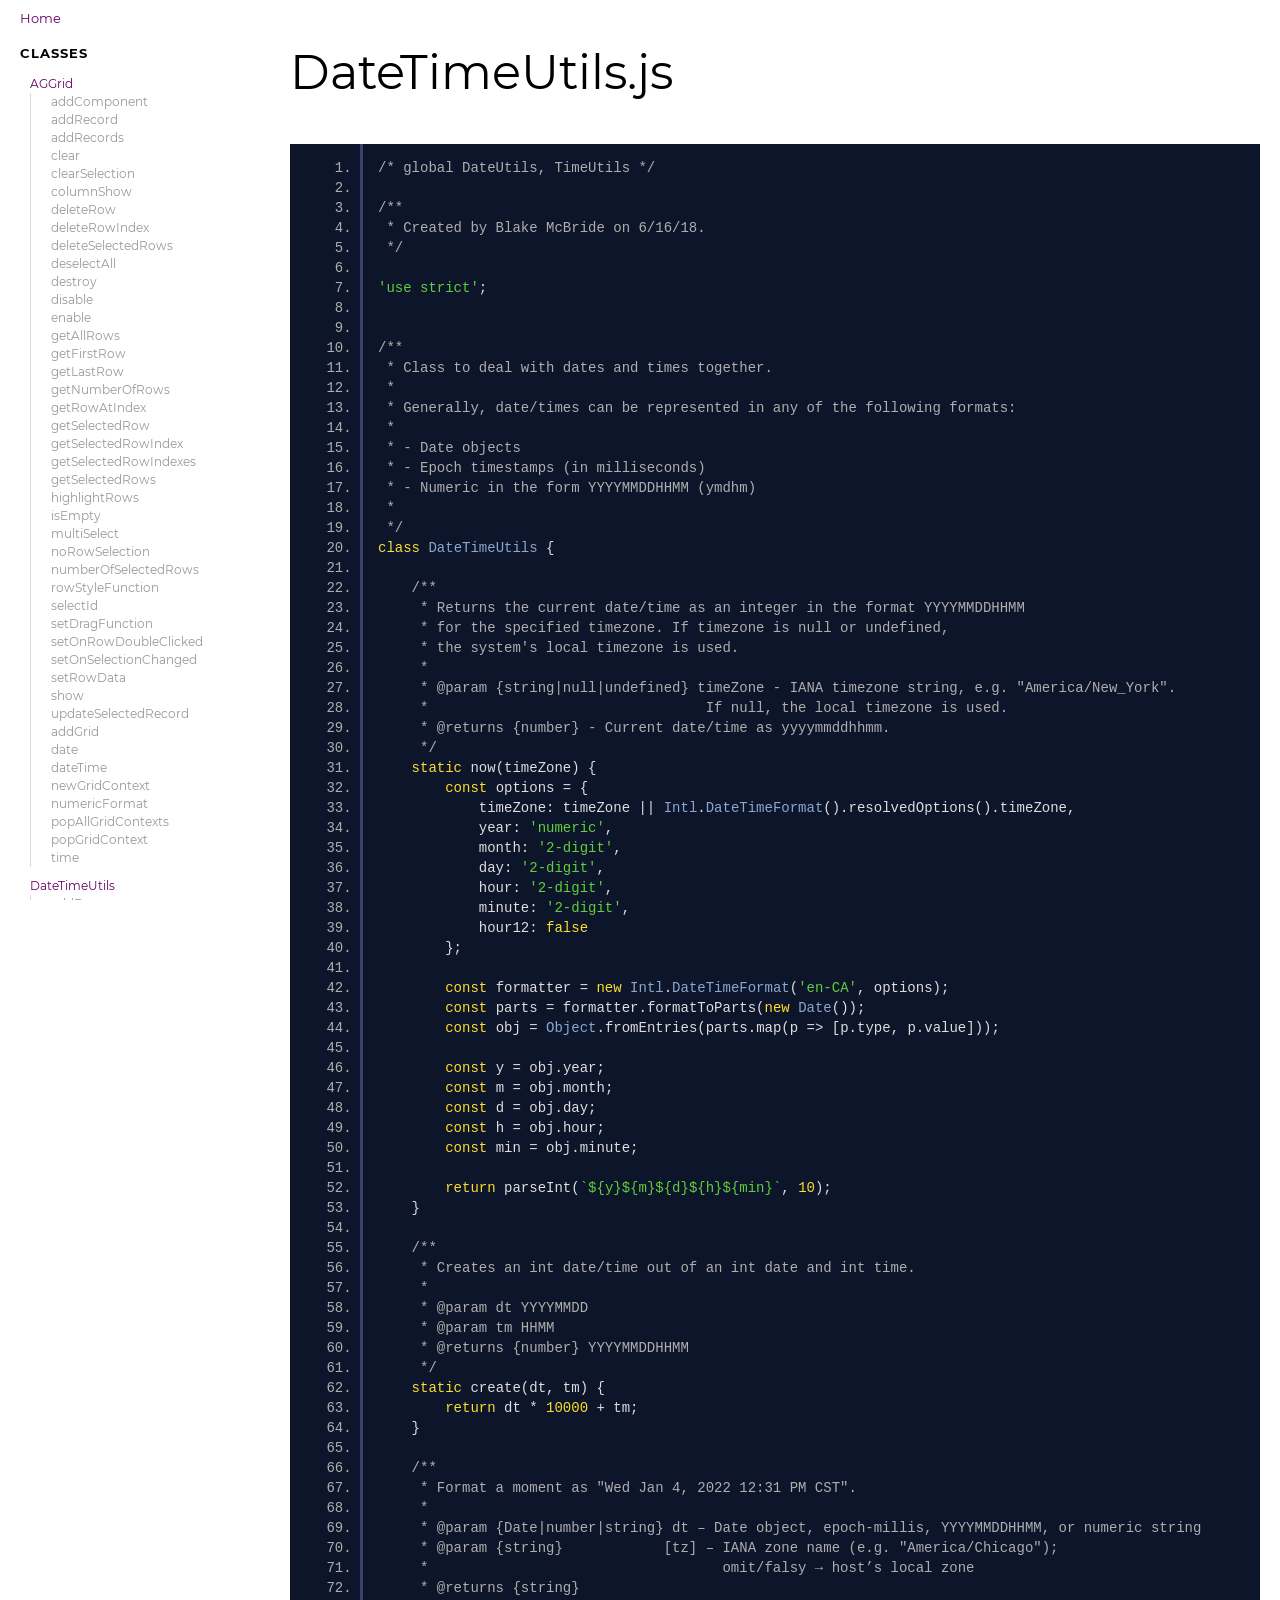
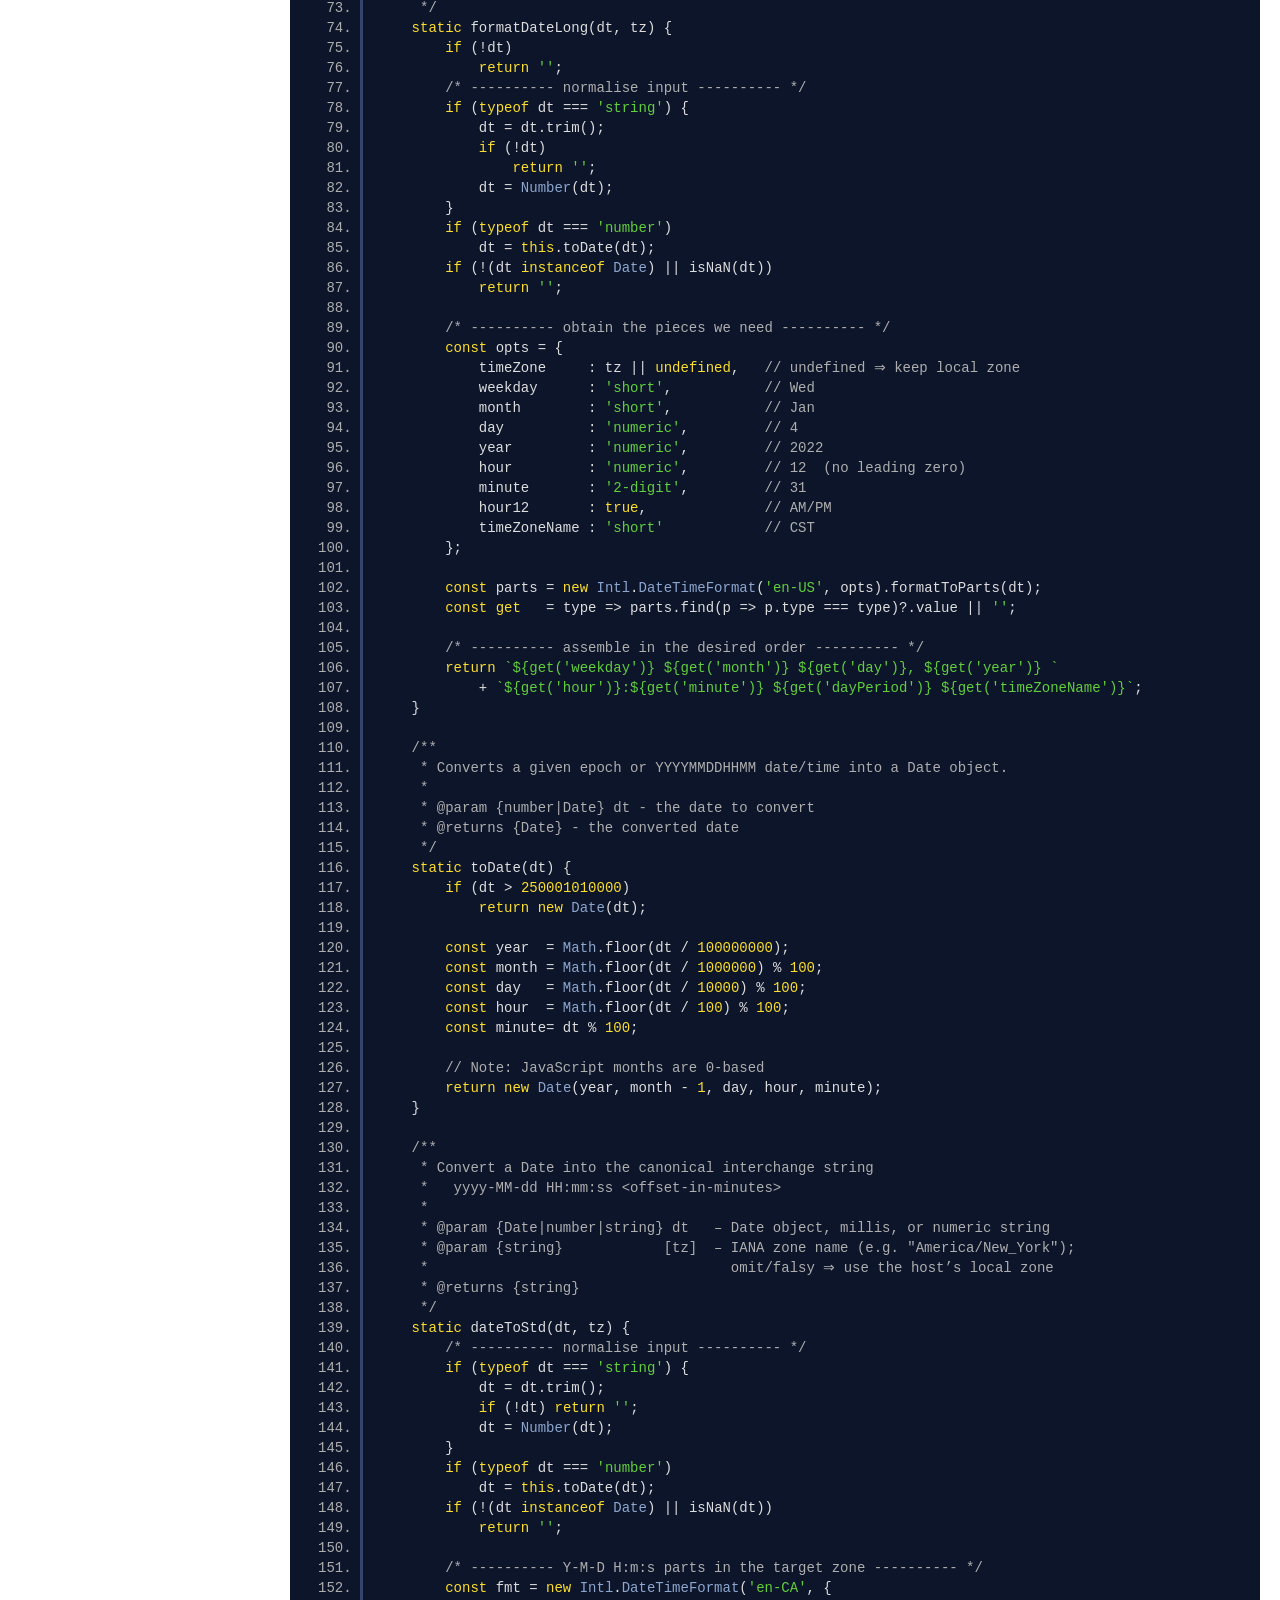
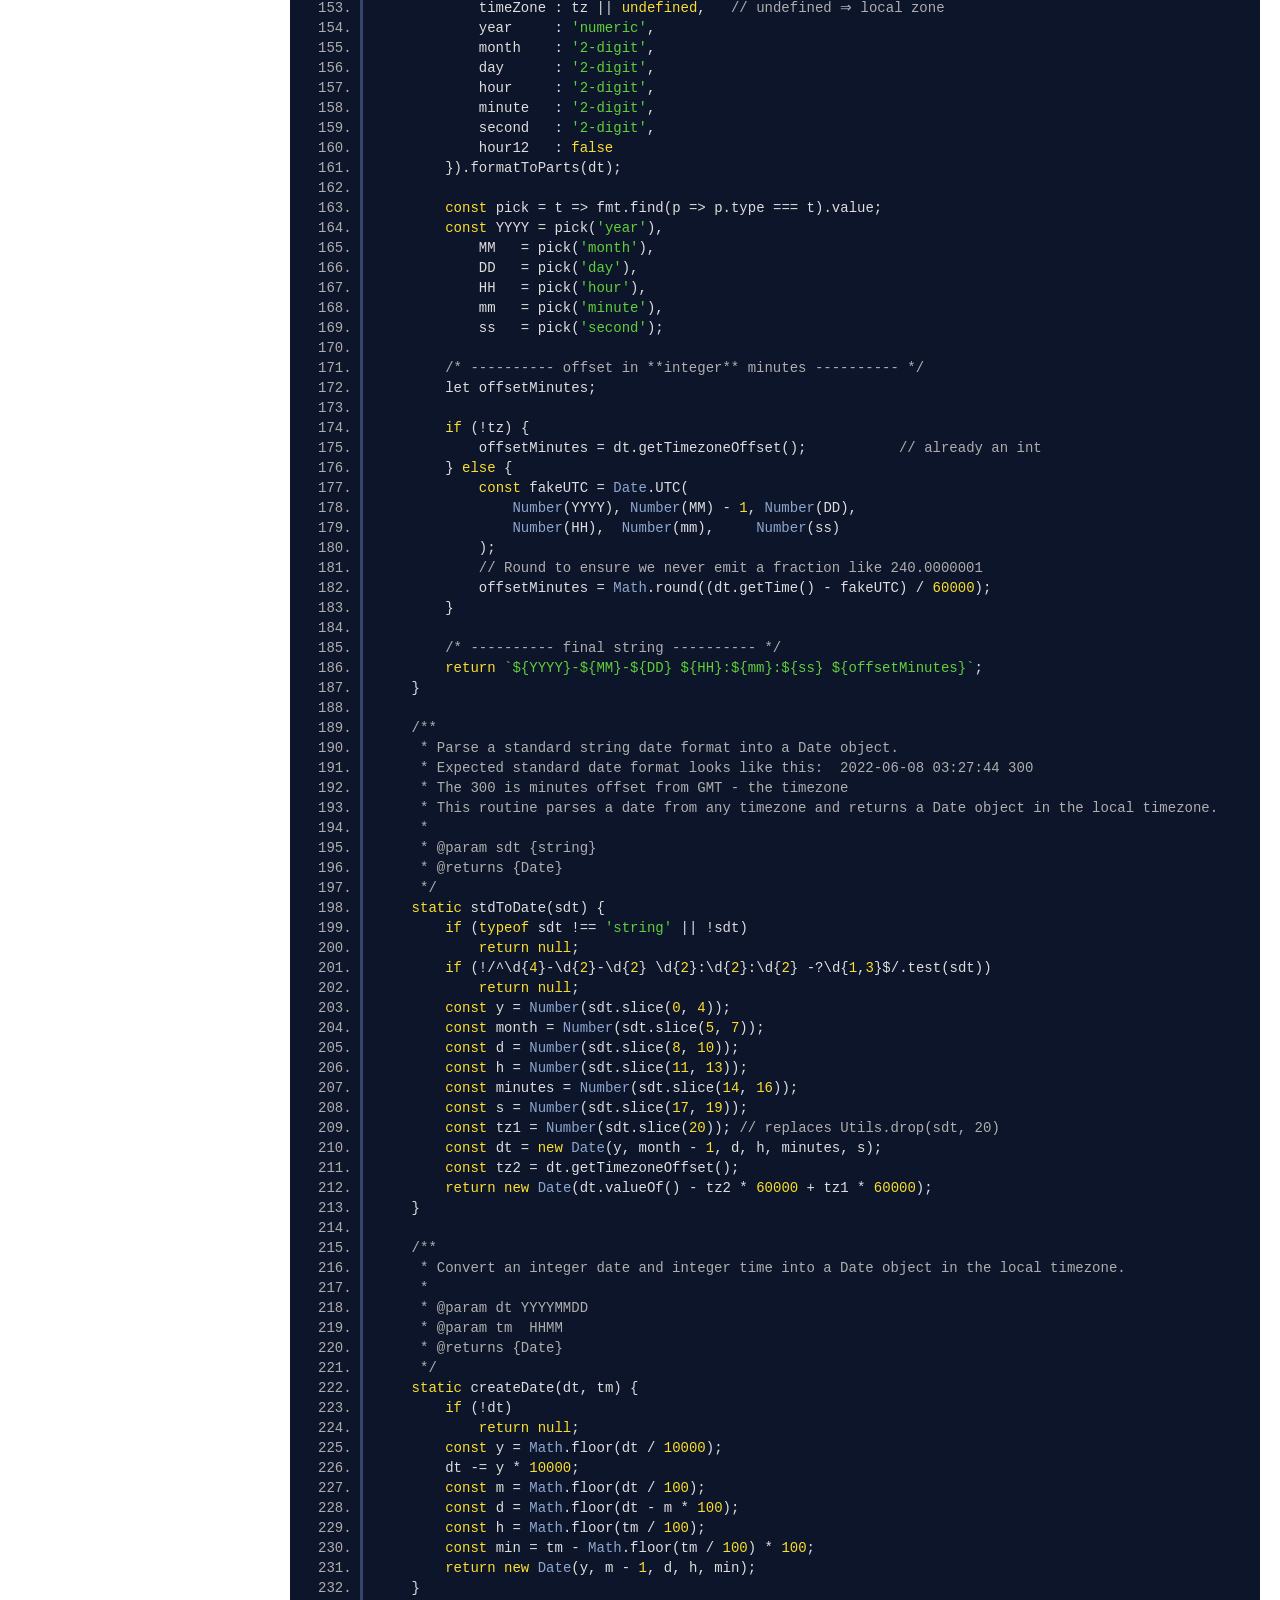
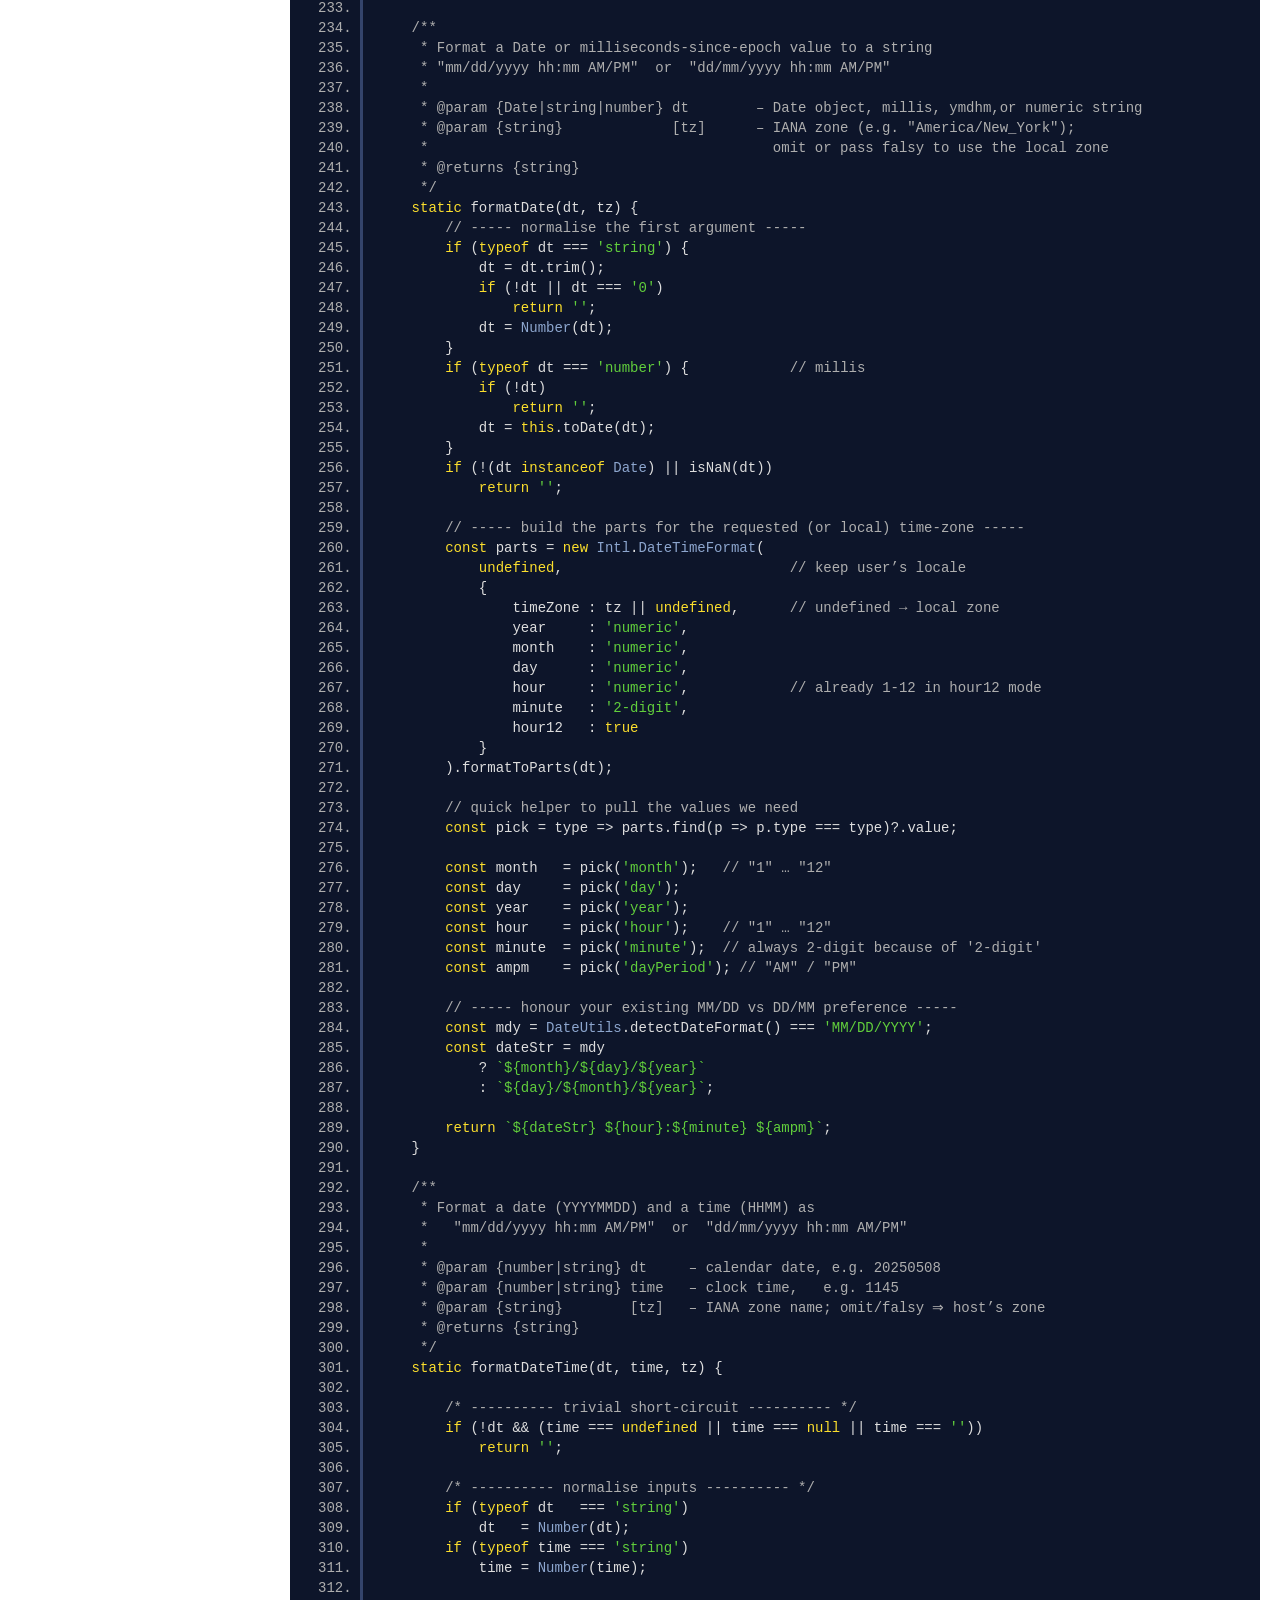
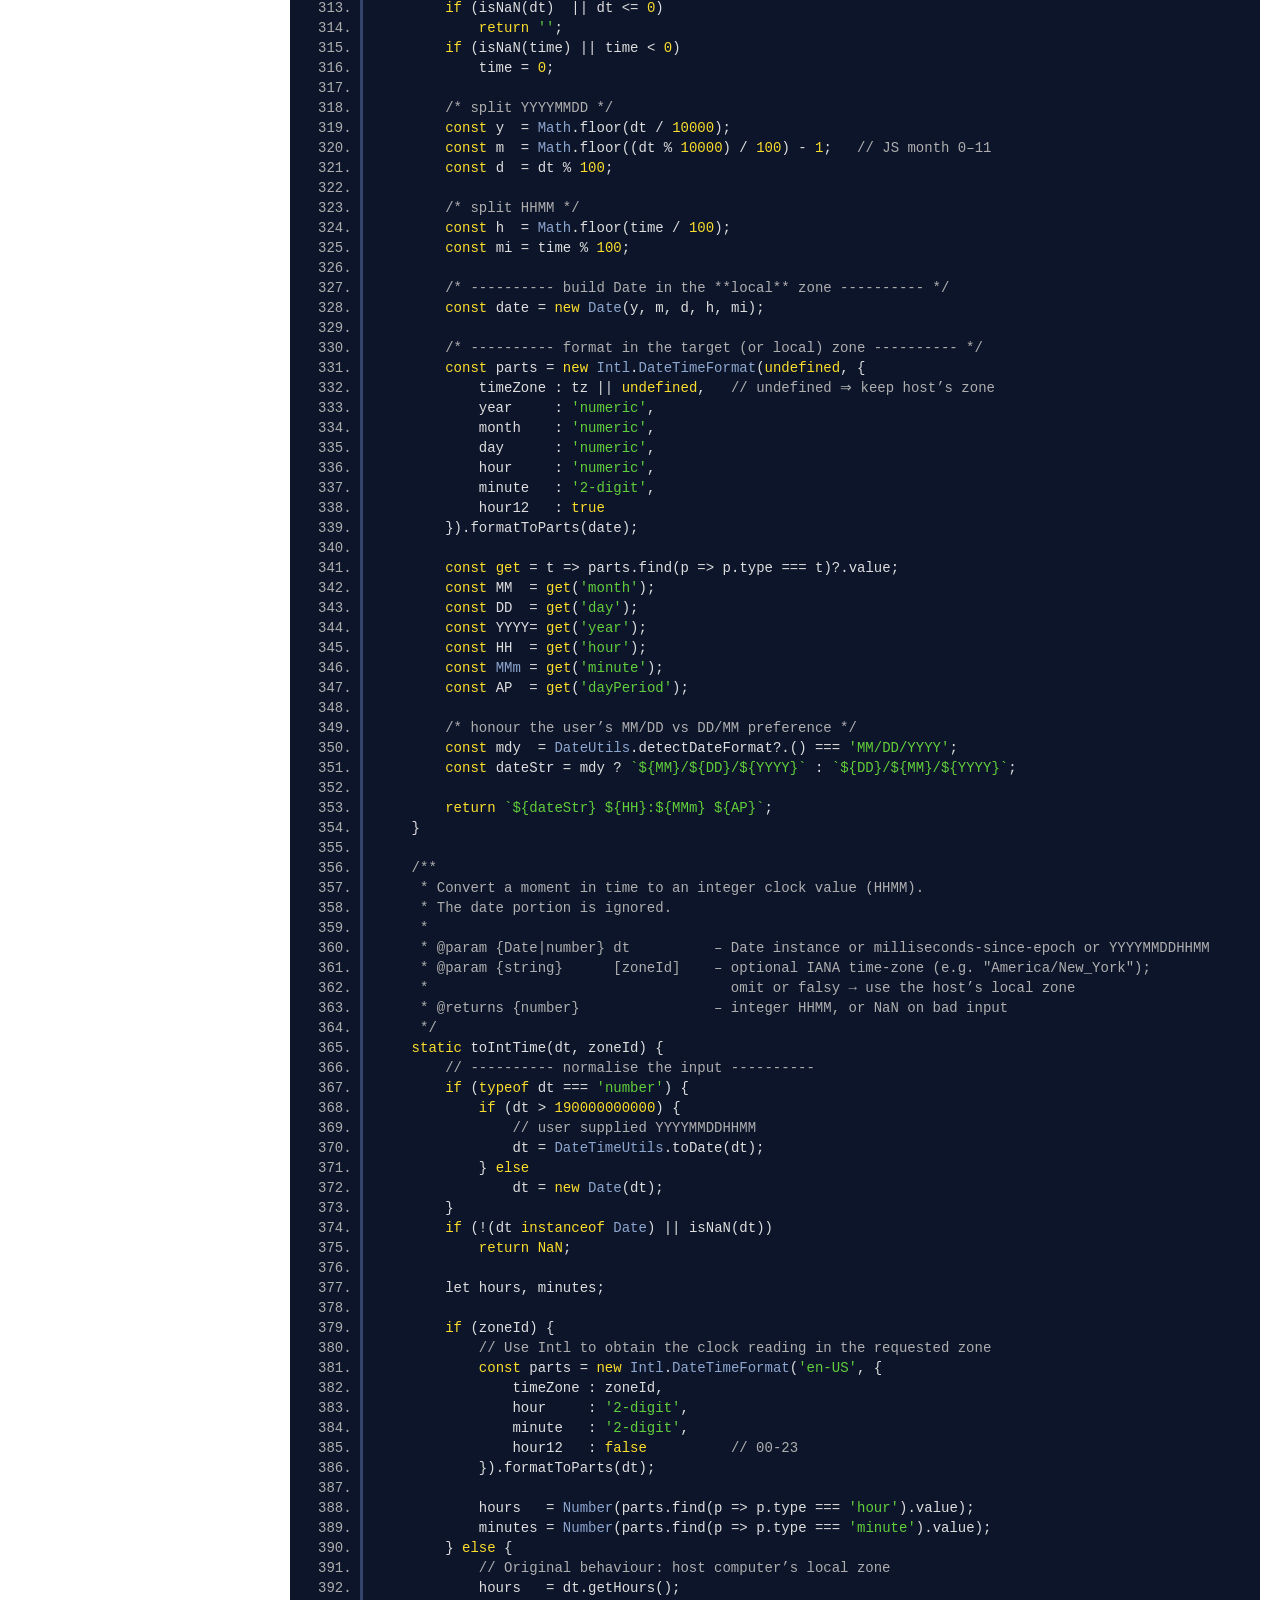
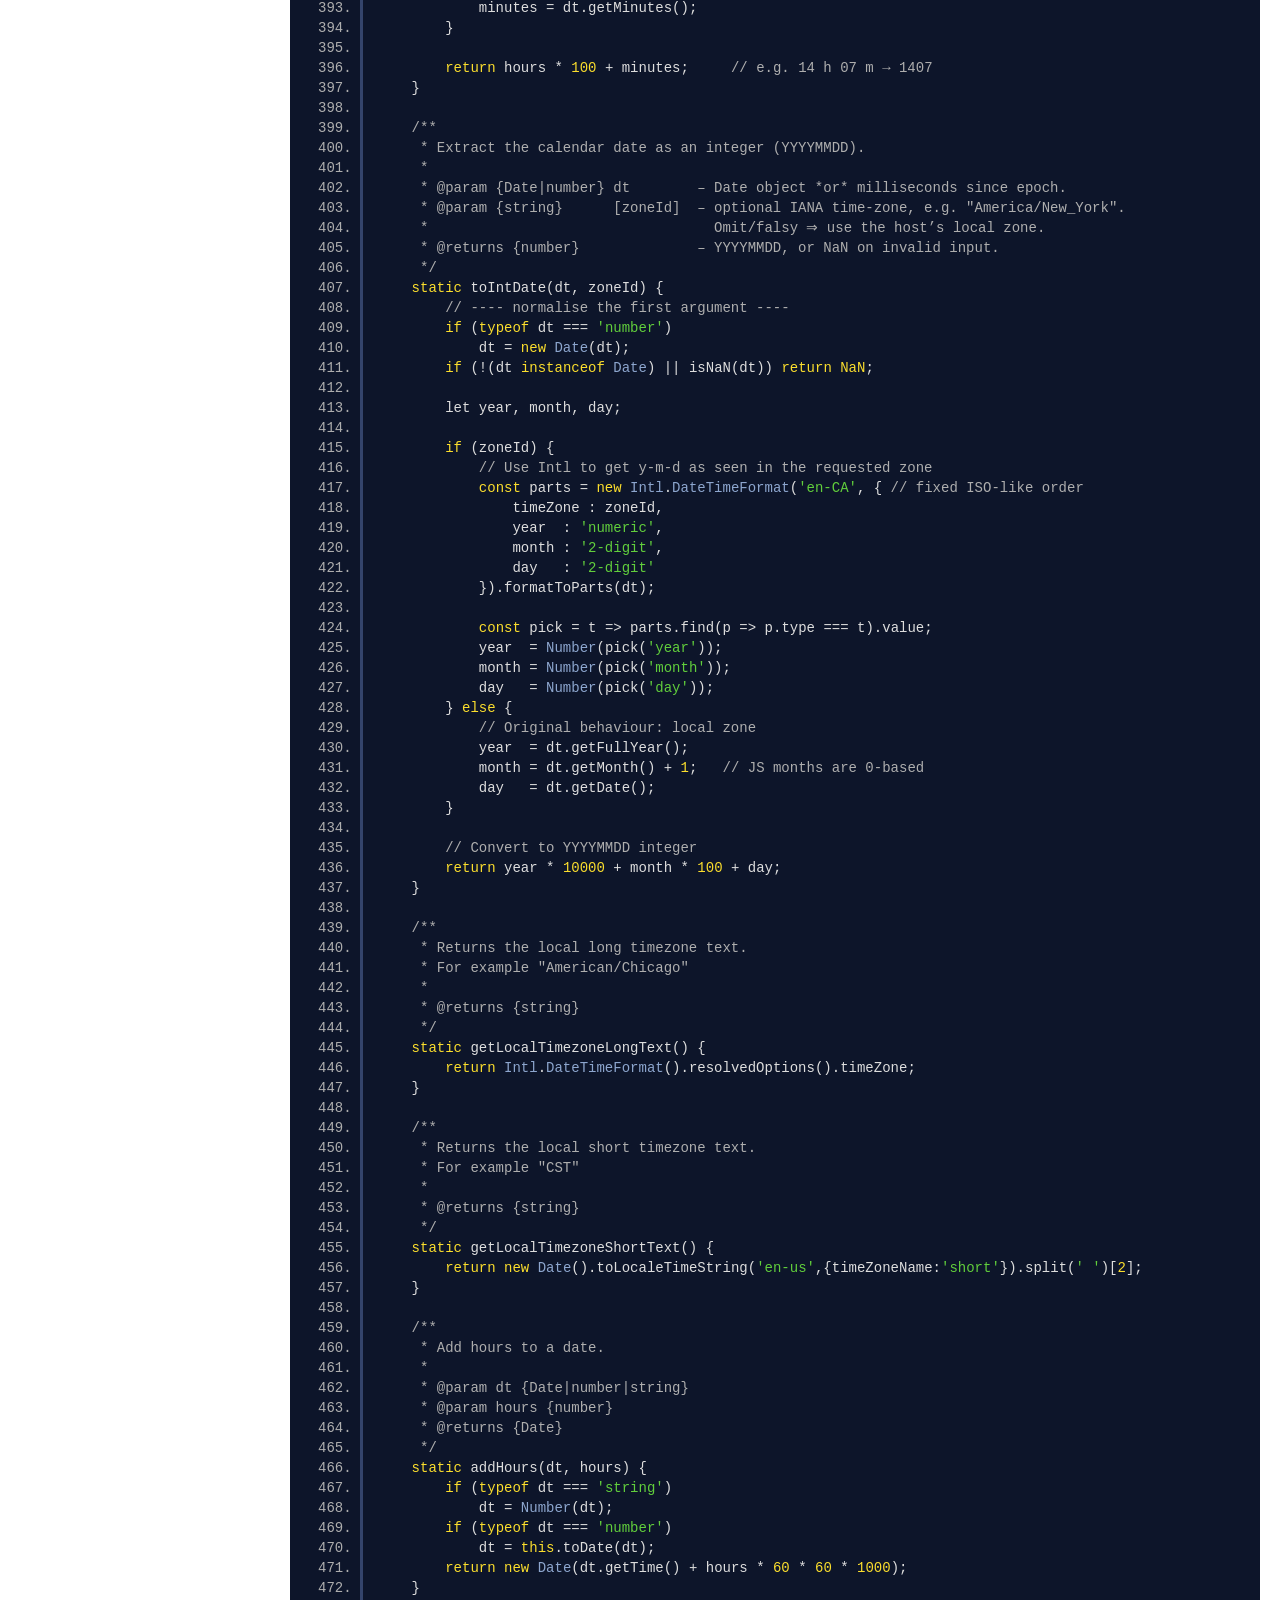
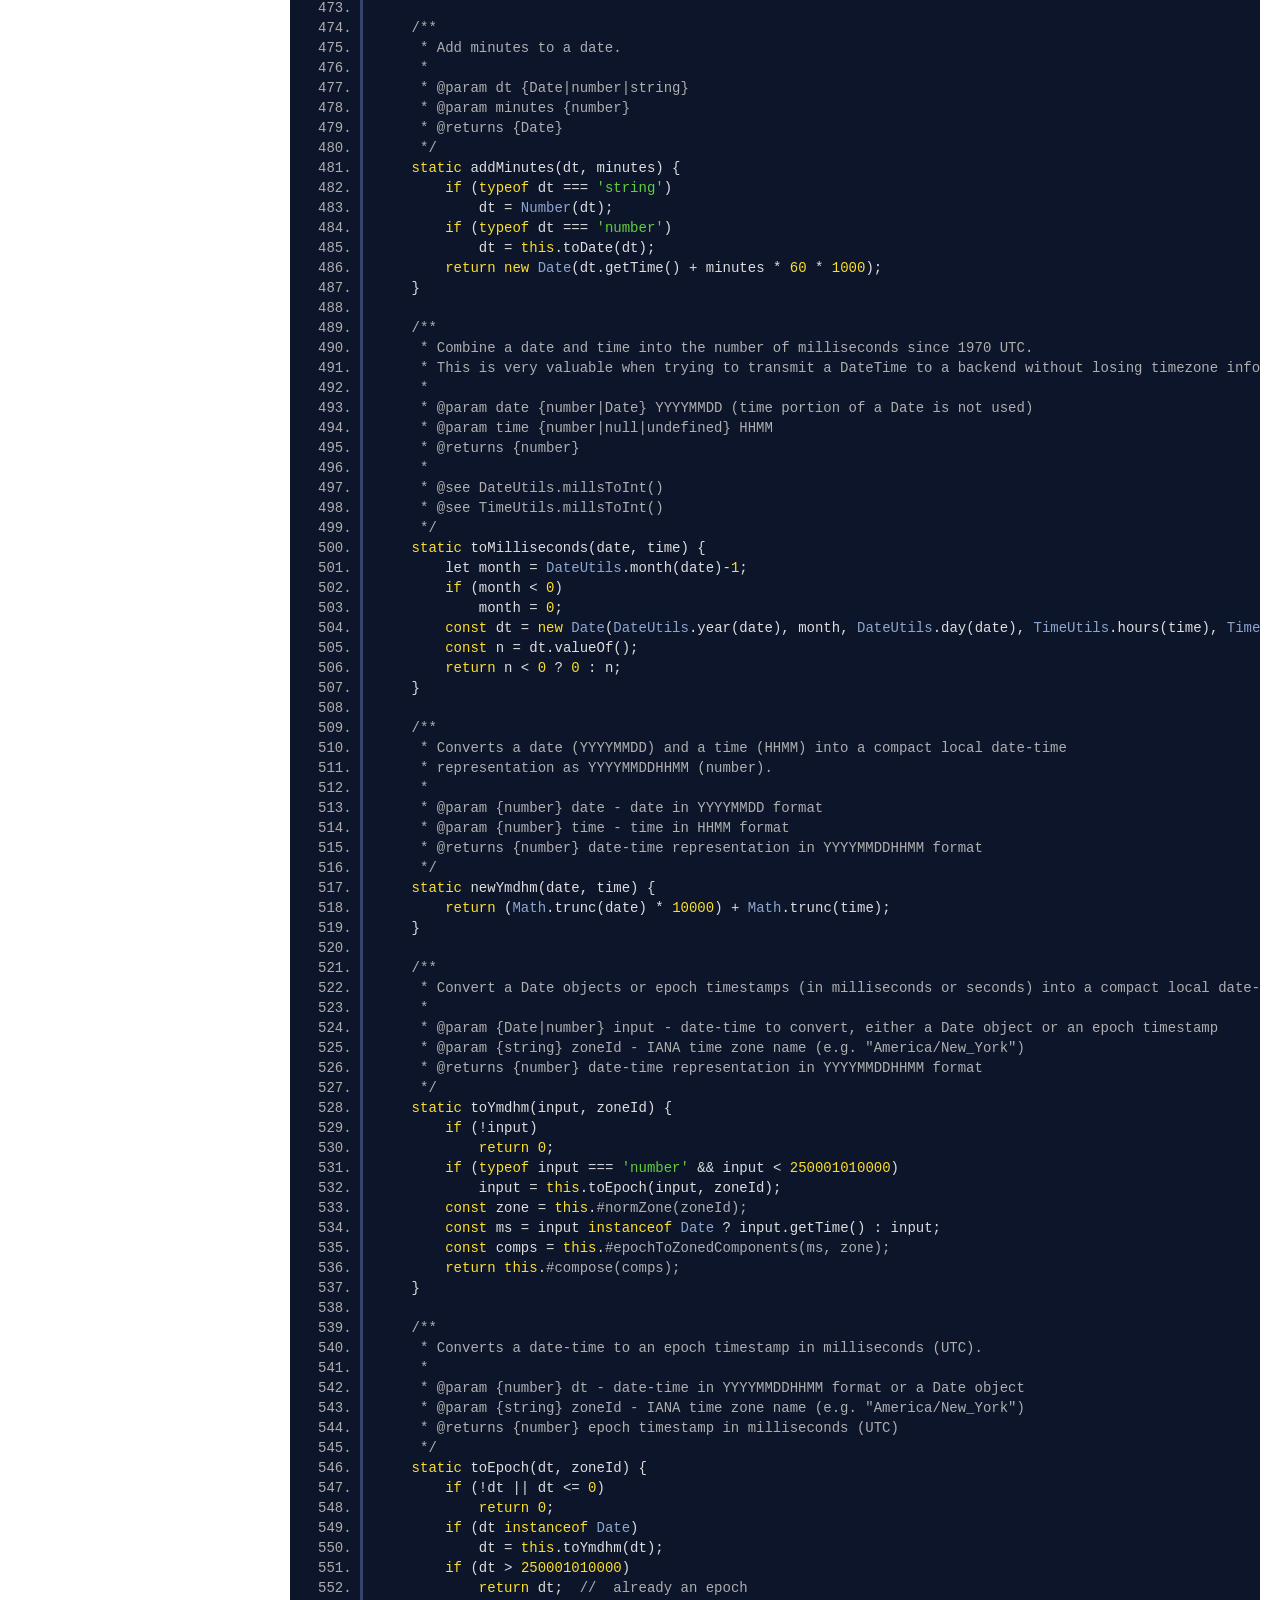
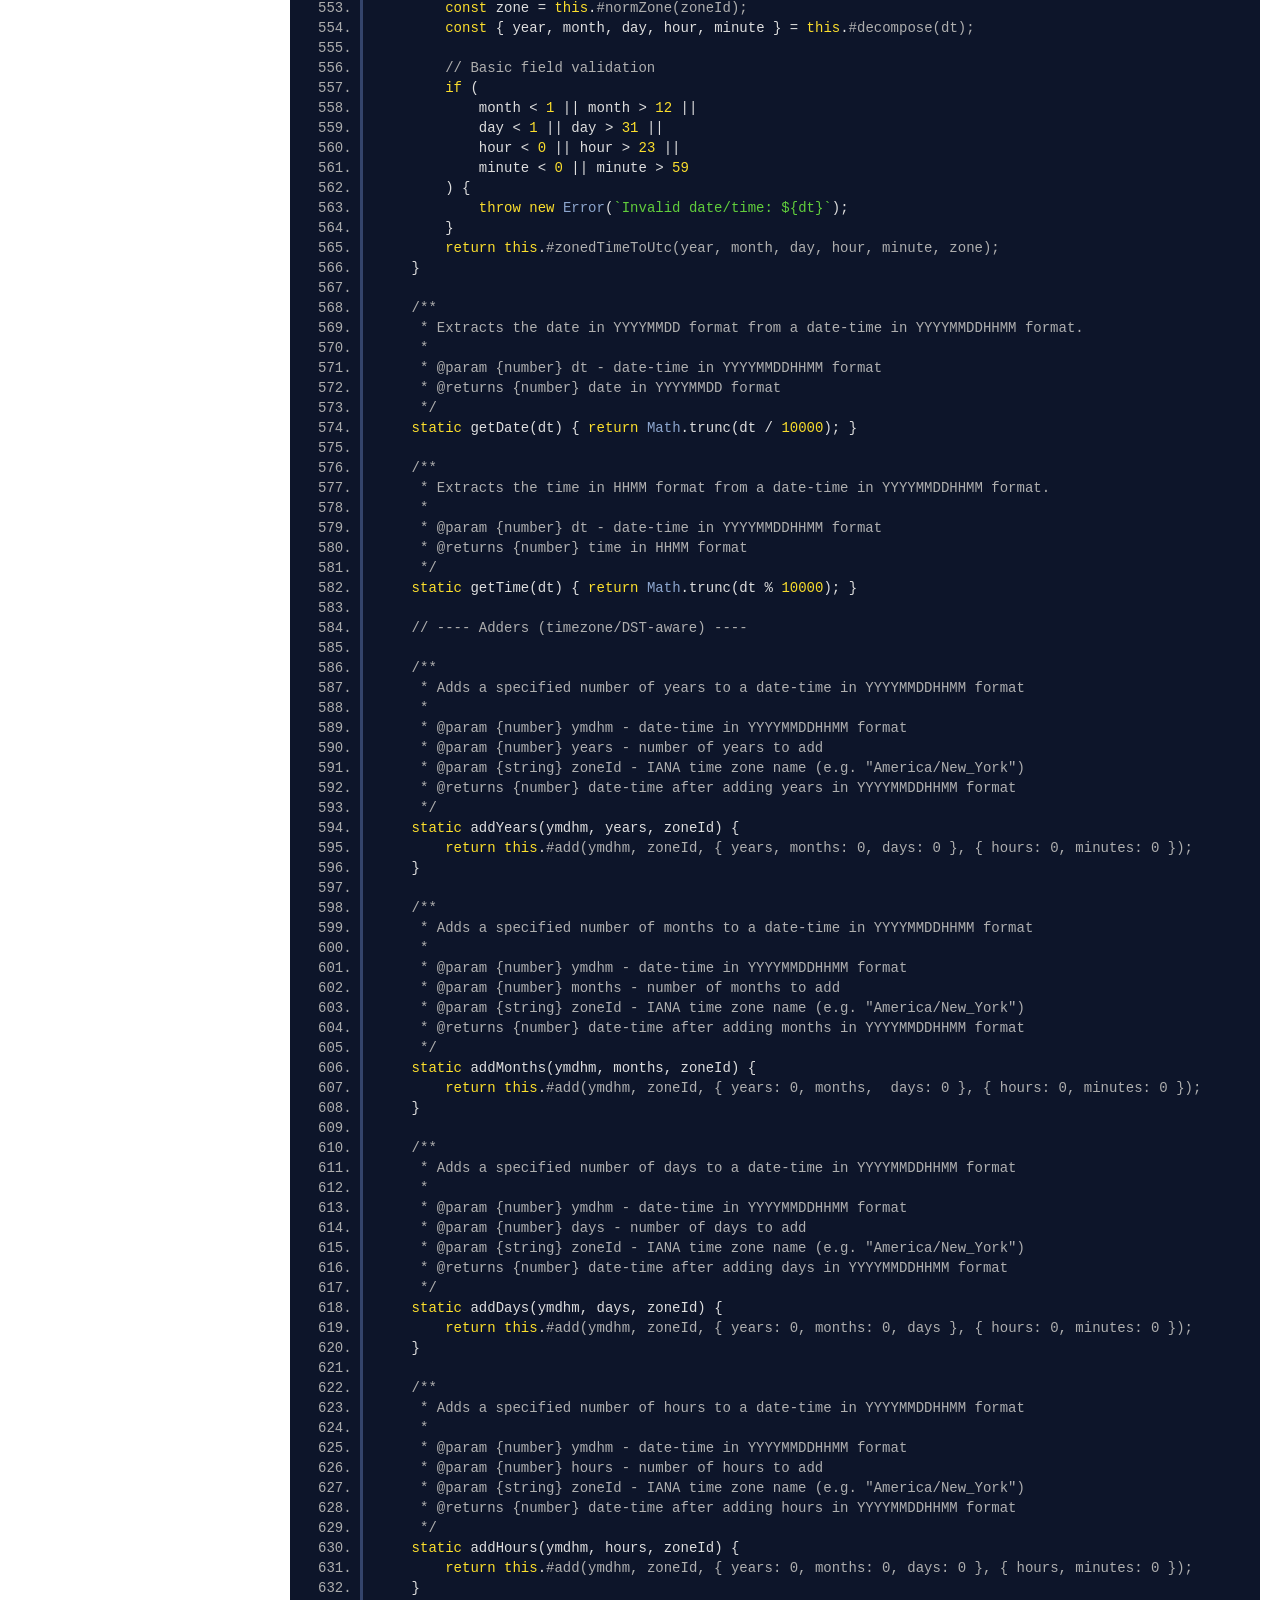
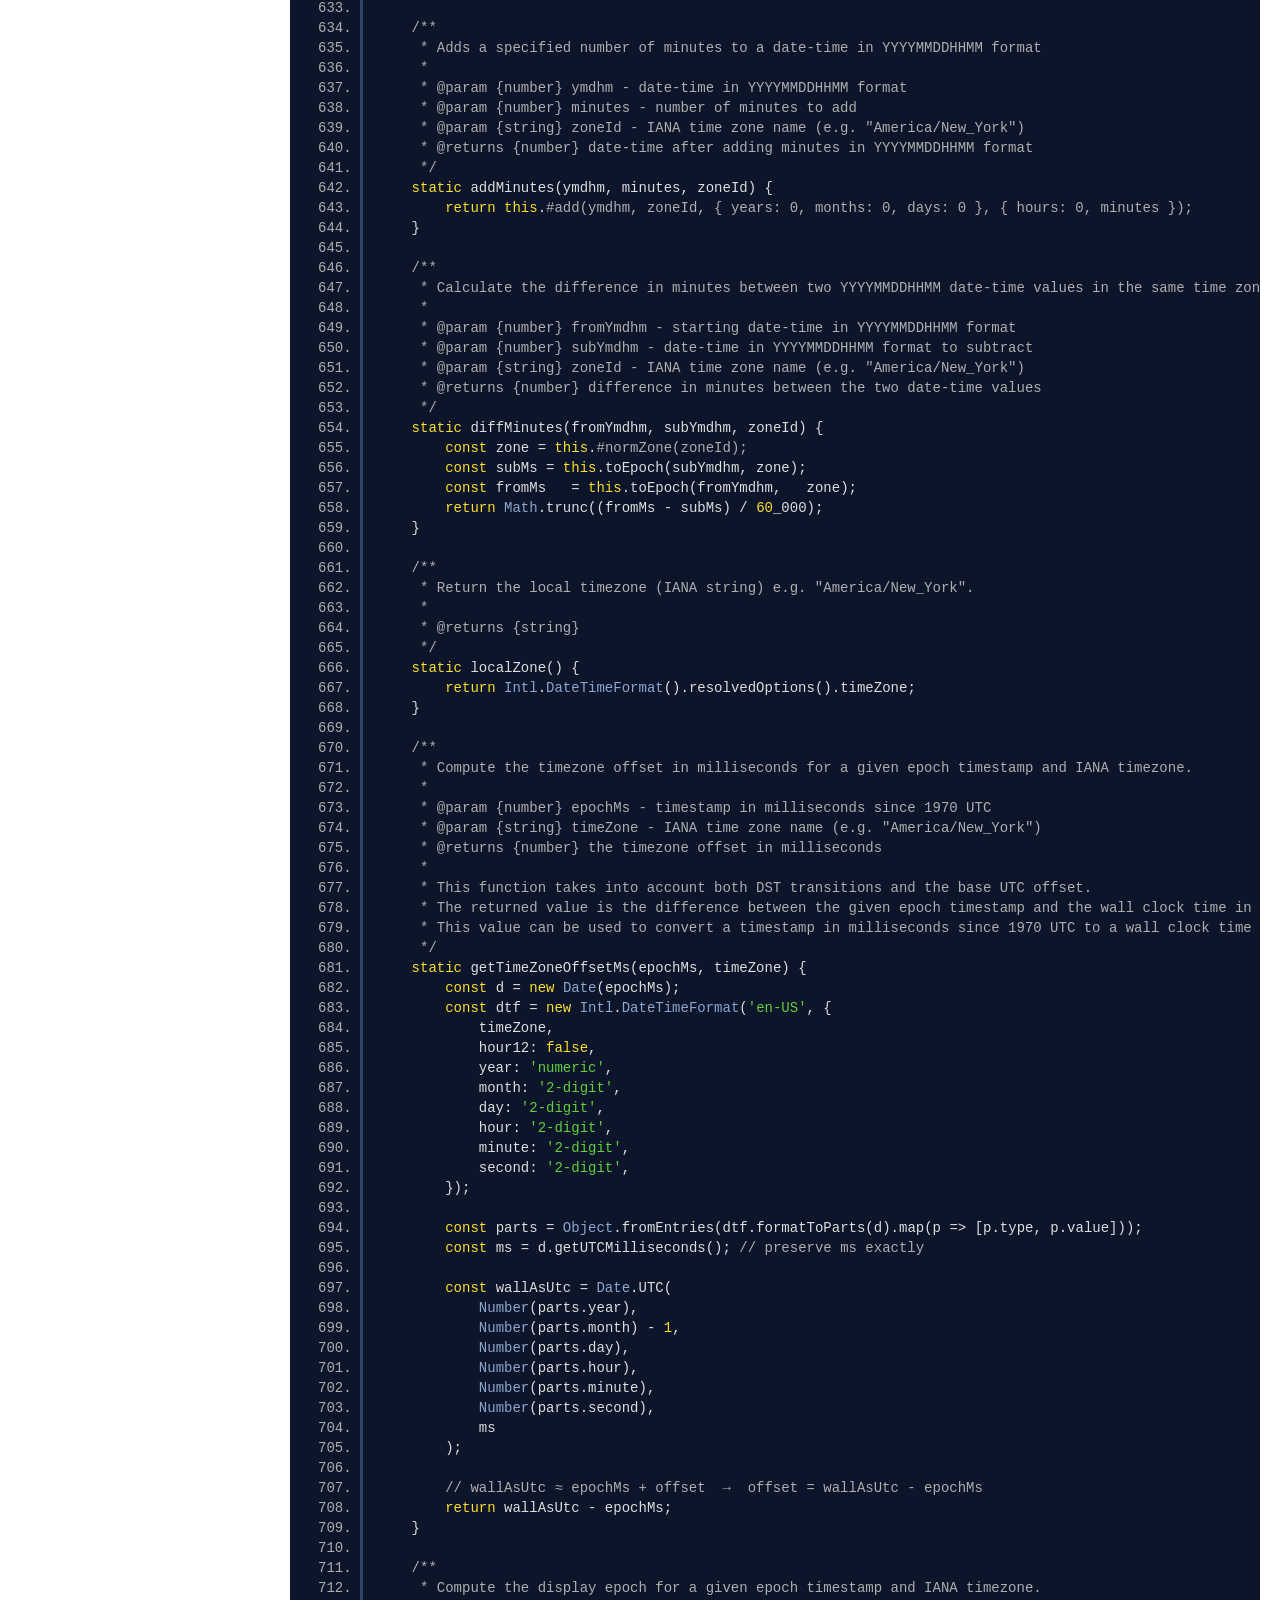
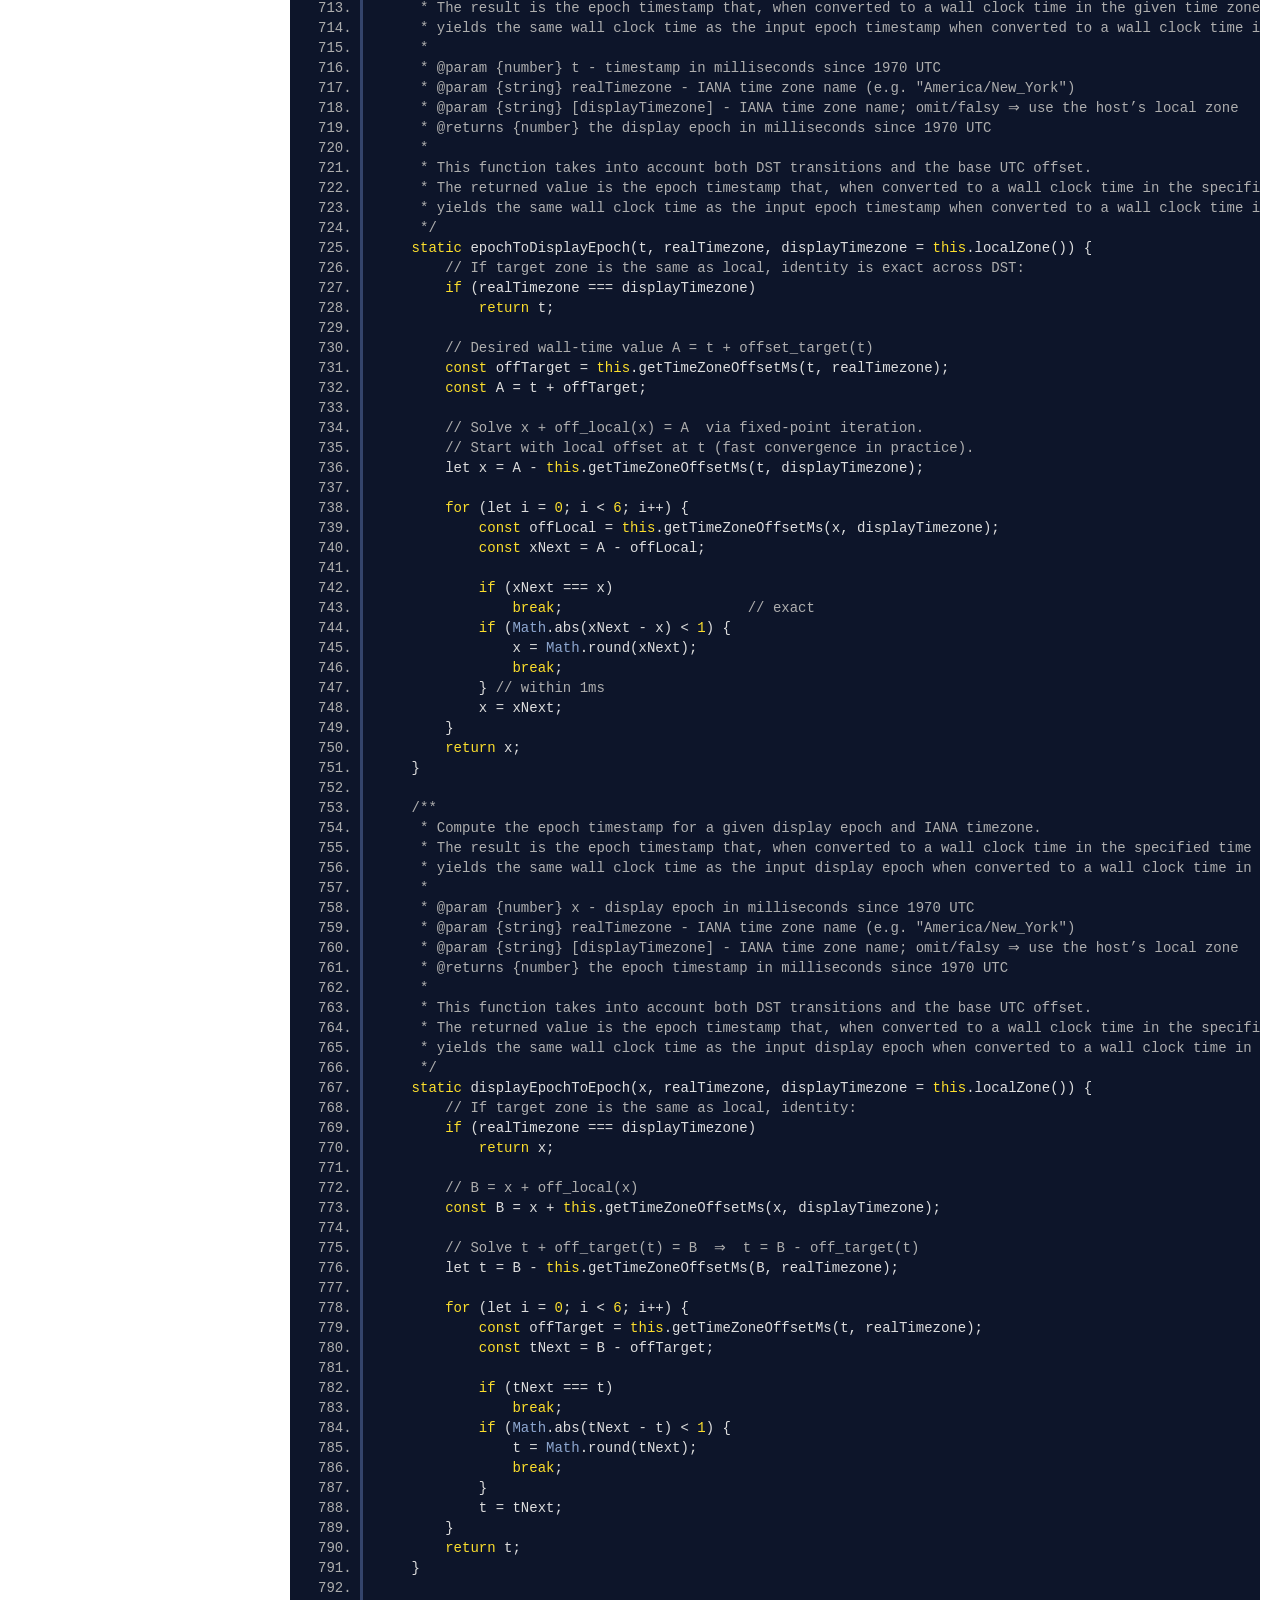
<file: manual/jsdoc/DateTimeUtils.js.html>
<!DOCTYPE html>
<html lang="en">
<head>
    
    <meta charset="utf-8">
    <title>DateTimeUtils.js - Documentation</title>
    
    
    <script src="scripts/prettify/prettify.js"></script>
    <script src="scripts/prettify/lang-css.js"></script>
    <!--[if lt IE 9]>
      <script src="//html5shiv.googlecode.com/svn/trunk/html5.js"></script>
    <![endif]-->
    <link type="text/css" rel="stylesheet" href="styles/prettify.css">
    <link type="text/css" rel="stylesheet" href="styles/jsdoc.css">
    <script src="scripts/nav.js" defer></script>
    
    <meta name="viewport" content="width=device-width, initial-scale=1.0">
</head>
<body>

<input type="checkbox" id="nav-trigger" class="nav-trigger" />
<label for="nav-trigger" class="navicon-button x">
  <div class="navicon"></div>
</label>

<label for="nav-trigger" class="overlay"></label>

<nav >
    
    
    <h2><a href="index.html">Home</a></h2><h3>Classes</h3><ul><li><a href="AGGrid.html">AGGrid</a><ul class='methods'><li data-type='method'><a href="AGGrid.html#addComponent">addComponent</a></li><li data-type='method'><a href="AGGrid.html#addRecord">addRecord</a></li><li data-type='method'><a href="AGGrid.html#addRecords">addRecords</a></li><li data-type='method'><a href="AGGrid.html#clear">clear</a></li><li data-type='method'><a href="AGGrid.html#clearSelection">clearSelection</a></li><li data-type='method'><a href="AGGrid.html#columnShow">columnShow</a></li><li data-type='method'><a href="AGGrid.html#deleteRow">deleteRow</a></li><li data-type='method'><a href="AGGrid.html#deleteRowIndex">deleteRowIndex</a></li><li data-type='method'><a href="AGGrid.html#deleteSelectedRows">deleteSelectedRows</a></li><li data-type='method'><a href="AGGrid.html#deselectAll">deselectAll</a></li><li data-type='method'><a href="AGGrid.html#destroy">destroy</a></li><li data-type='method'><a href="AGGrid.html#disable">disable</a></li><li data-type='method'><a href="AGGrid.html#enable">enable</a></li><li data-type='method'><a href="AGGrid.html#getAllRows">getAllRows</a></li><li data-type='method'><a href="AGGrid.html#getFirstRow">getFirstRow</a></li><li data-type='method'><a href="AGGrid.html#getLastRow">getLastRow</a></li><li data-type='method'><a href="AGGrid.html#getNumberOfRows">getNumberOfRows</a></li><li data-type='method'><a href="AGGrid.html#getRowAtIndex">getRowAtIndex</a></li><li data-type='method'><a href="AGGrid.html#getSelectedRow">getSelectedRow</a></li><li data-type='method'><a href="AGGrid.html#getSelectedRowIndex">getSelectedRowIndex</a></li><li data-type='method'><a href="AGGrid.html#getSelectedRowIndexes">getSelectedRowIndexes</a></li><li data-type='method'><a href="AGGrid.html#getSelectedRows">getSelectedRows</a></li><li data-type='method'><a href="AGGrid.html#highlightRows">highlightRows</a></li><li data-type='method'><a href="AGGrid.html#isEmpty">isEmpty</a></li><li data-type='method'><a href="AGGrid.html#multiSelect">multiSelect</a></li><li data-type='method'><a href="AGGrid.html#noRowSelection">noRowSelection</a></li><li data-type='method'><a href="AGGrid.html#numberOfSelectedRows">numberOfSelectedRows</a></li><li data-type='method'><a href="AGGrid.html#rowStyleFunction">rowStyleFunction</a></li><li data-type='method'><a href="AGGrid.html#selectId">selectId</a></li><li data-type='method'><a href="AGGrid.html#setDragFunction">setDragFunction</a></li><li data-type='method'><a href="AGGrid.html#setOnRowDoubleClicked">setOnRowDoubleClicked</a></li><li data-type='method'><a href="AGGrid.html#setOnSelectionChanged">setOnSelectionChanged</a></li><li data-type='method'><a href="AGGrid.html#setRowData">setRowData</a></li><li data-type='method'><a href="AGGrid.html#show">show</a></li><li data-type='method'><a href="AGGrid.html#updateSelectedRecord">updateSelectedRecord</a></li><li data-type='method'><a href="AGGrid.html#.addGrid">addGrid</a></li><li data-type='method'><a href="AGGrid.html#.date">date</a></li><li data-type='method'><a href="AGGrid.html#.dateTime">dateTime</a></li><li data-type='method'><a href="AGGrid.html#.newGridContext">newGridContext</a></li><li data-type='method'><a href="AGGrid.html#.numericFormat">numericFormat</a></li><li data-type='method'><a href="AGGrid.html#.popAllGridContexts">popAllGridContexts</a></li><li data-type='method'><a href="AGGrid.html#.popGridContext">popGridContext</a></li><li data-type='method'><a href="AGGrid.html#.time">time</a></li></ul></li><li><a href="DateTimeUtils.html">DateTimeUtils</a><ul class='methods'><li data-type='method'><a href="DateTimeUtils.html#.addDays">addDays</a></li><li data-type='method'><a href="DateTimeUtils.html#.addHours">addHours</a></li><li data-type='method'><a href="DateTimeUtils.html#.addHours">addHours</a></li><li data-type='method'><a href="DateTimeUtils.html#.addMinutes">addMinutes</a></li><li data-type='method'><a href="DateTimeUtils.html#.addMinutes">addMinutes</a></li><li data-type='method'><a href="DateTimeUtils.html#.addMonths">addMonths</a></li><li data-type='method'><a href="DateTimeUtils.html#.addYears">addYears</a></li><li data-type='method'><a href="DateTimeUtils.html#.create">create</a></li><li data-type='method'><a href="DateTimeUtils.html#.createDate">createDate</a></li><li data-type='method'><a href="DateTimeUtils.html#.dateOnlyEpoch">dateOnlyEpoch</a></li><li data-type='method'><a href="DateTimeUtils.html#.dateToStd">dateToStd</a></li><li data-type='method'><a href="DateTimeUtils.html#.diffMinutes">diffMinutes</a></li><li data-type='method'><a href="DateTimeUtils.html#.displayEpochToEpoch">displayEpochToEpoch</a></li><li data-type='method'><a href="DateTimeUtils.html#.epochFromDateAndTime">epochFromDateAndTime</a></li><li data-type='method'><a href="DateTimeUtils.html#.epochToDisplayEpoch">epochToDisplayEpoch</a></li><li data-type='method'><a href="DateTimeUtils.html#.formatDate">formatDate</a></li><li data-type='method'><a href="DateTimeUtils.html#.formatDateLong">formatDateLong</a></li><li data-type='method'><a href="DateTimeUtils.html#.formatDateTime">formatDateTime</a></li><li data-type='method'><a href="DateTimeUtils.html#.getDate">getDate</a></li><li data-type='method'><a href="DateTimeUtils.html#.getLocalTimezoneLongText">getLocalTimezoneLongText</a></li><li data-type='method'><a href="DateTimeUtils.html#.getLocalTimezoneShortText">getLocalTimezoneShortText</a></li><li data-type='method'><a href="DateTimeUtils.html#.getTime">getTime</a></li><li data-type='method'><a href="DateTimeUtils.html#.getTimeZoneOffsetMs">getTimeZoneOffsetMs</a></li><li data-type='method'><a href="DateTimeUtils.html#.localZone">localZone</a></li><li data-type='method'><a href="DateTimeUtils.html#.newYmdhm">newYmdhm</a></li><li data-type='method'><a href="DateTimeUtils.html#.now">now</a></li><li data-type='method'><a href="DateTimeUtils.html#.stdToDate">stdToDate</a></li><li data-type='method'><a href="DateTimeUtils.html#.timeOnlyEpoch">timeOnlyEpoch</a></li><li data-type='method'><a href="DateTimeUtils.html#.toDate">toDate</a></li><li data-type='method'><a href="DateTimeUtils.html#.toEpoch">toEpoch</a></li><li data-type='method'><a href="DateTimeUtils.html#.toIntDate">toIntDate</a></li><li data-type='method'><a href="DateTimeUtils.html#.toIntTime">toIntTime</a></li><li data-type='method'><a href="DateTimeUtils.html#.toMilliseconds">toMilliseconds</a></li><li data-type='method'><a href="DateTimeUtils.html#.toYmdhm">toYmdhm</a></li></ul></li><li><a href="DateUtils.html">DateUtils</a><ul class='methods'><li data-type='method'><a href="DateUtils.html#.SQLtoInt">SQLtoInt</a></li><li data-type='method'><a href="DateUtils.html#.calendar">calendar</a></li><li data-type='method'><a href="DateUtils.html#.dateAddDays">dateAddDays</a></li><li data-type='method'><a href="DateUtils.html#.dateToInt">dateToInt</a></li><li data-type='method'><a href="DateUtils.html#.day">day</a></li><li data-type='method'><a href="DateUtils.html#.dayOfWeek">dayOfWeek</a></li><li data-type='method'><a href="DateUtils.html#.dayOfWeekName">dayOfWeekName</a></li><li data-type='method'><a href="DateUtils.html#.daysDifference">daysDifference</a></li><li data-type='method'><a href="DateUtils.html#.detectDateFormat">detectDateFormat</a></li><li data-type='method'><a href="DateUtils.html#.intAddDays">intAddDays</a></li><li data-type='method'><a href="DateUtils.html#.intToDate">intToDate</a></li><li data-type='method'><a href="DateUtils.html#.intToSQL">intToSQL</a></li><li data-type='method'><a href="DateUtils.html#.intToStr2">intToStr2</a></li><li data-type='method'><a href="DateUtils.html#.intToStr4">intToStr4</a></li><li data-type='method'><a href="DateUtils.html#.isSQLDate">isSQLDate</a></li><li data-type='method'><a href="DateUtils.html#.isValid">isValid</a></li><li data-type='method'><a href="DateUtils.html#.julian">julian</a></li><li data-type='method'><a href="DateUtils.html#.longFormat">longFormat</a></li><li data-type='method'><a href="DateUtils.html#.millsToInt">millsToInt</a></li><li data-type='method'><a href="DateUtils.html#.month">month</a></li><li data-type='method'><a href="DateUtils.html#.monthName">monthName</a></li><li data-type='method'><a href="DateUtils.html#.monthsDifference">monthsDifference</a></li><li data-type='method'><a href="DateUtils.html#.strToInt">strToInt</a></li><li data-type='method'><a href="DateUtils.html#.toInt">toInt</a></li><li data-type='method'><a href="DateUtils.html#.today">today</a></li><li data-type='method'><a href="DateUtils.html#.year">year</a></li></ul></li><li><a href="Editor.html">Editor</a><ul class='methods'><li data-type='method'><a href="Editor.html#clear">clear</a></li><li data-type='method'><a href="Editor.html#dispose">dispose</a></li><li data-type='method'><a href="Editor.html#getHtml">getHtml</a></li><li data-type='method'><a href="Editor.html#getText">getText</a></li><li data-type='method'><a href="Editor.html#printEditorContent">printEditorContent</a></li><li data-type='method'><a href="Editor.html#readOnly">readOnly</a></li><li data-type='method'><a href="Editor.html#readWrite">readWrite</a></li><li data-type='method'><a href="Editor.html#setHtml">setHtml</a></li><li data-type='method'><a href="Editor.html#.addEditor">addEditor</a></li><li data-type='method'><a href="Editor.html#.create">create</a></li><li data-type='method'><a href="Editor.html#.newEditorContext">newEditorContext</a></li><li data-type='method'><a href="Editor.html#.popAllEditorContexts">popAllEditorContexts</a></li><li data-type='method'><a href="Editor.html#.popEditorContext">popEditorContext</a></li></ul></li><li><a href="MutableString.html">MutableString</a><ul class='methods'><li data-type='method'><a href="MutableString.html#append">append</a></li><li data-type='method'><a href="MutableString.html#charAt">charAt</a></li><li data-type='method'><a href="MutableString.html#clear">clear</a></li><li data-type='method'><a href="MutableString.html#delete">delete</a></li><li data-type='method'><a href="MutableString.html#insert">insert</a></li><li data-type='method'><a href="MutableString.html#length">length</a></li><li data-type='method'><a href="MutableString.html#prepend">prepend</a></li><li data-type='method'><a href="MutableString.html#removeFromEnd">removeFromEnd</a></li><li data-type='method'><a href="MutableString.html#removeFromStart">removeFromStart</a></li><li data-type='method'><a href="MutableString.html#replace">replace</a></li><li data-type='method'><a href="MutableString.html#setCharAt">setCharAt</a></li><li data-type='method'><a href="MutableString.html#toString">toString</a></li></ul></li><li><a href="NumberUtils.html">NumberUtils</a><ul class='methods'><li data-type='method'><a href="NumberUtils.html#.floatEqual">floatEqual</a></li><li data-type='method'><a href="NumberUtils.html#.round">round</a></li><li data-type='method'><a href="NumberUtils.html#.roundDown">roundDown</a></li><li data-type='method'><a href="NumberUtils.html#.roundUp">roundUp</a></li></ul></li><li><a href="Server.html">Server</a><ul class='methods'><li data-type='method'><a href="Server.html#.binaryCall">binaryCall</a></li><li data-type='method'><a href="Server.html#.call">call</a></li><li data-type='method'><a href="Server.html#.callAll">callAll</a></li><li data-type='method'><a href="Server.html#.fileUploadSend">fileUploadSend</a></li><li data-type='method'><a href="Server.html#.logout">logout</a></li><li data-type='method'><a href="Server.html#.setMaxInactivityHours">setMaxInactivityHours</a></li><li data-type='method'><a href="Server.html#.setMaxInactivityMinutes">setMaxInactivityMinutes</a></li><li data-type='method'><a href="Server.html#.setMaxInactivitySeconds">setMaxInactivitySeconds</a></li><li data-type='method'><a href="Server.html#.setURL">setURL</a></li></ul></li><li><a href="TimeUtils.html">TimeUtils</a><ul class='methods'><li data-type='method'><a href="TimeUtils.html#.addHours">addHours</a></li><li data-type='method'><a href="TimeUtils.html#.addMinutes">addMinutes</a></li><li data-type='method'><a href="TimeUtils.html#.current">current</a></li><li data-type='method'><a href="TimeUtils.html#.dateToTime">dateToTime</a></li><li data-type='method'><a href="TimeUtils.html#.diff">diff</a></li><li data-type='method'><a href="TimeUtils.html#.format">format</a></li><li data-type='method'><a href="TimeUtils.html#.formatLong">formatLong</a></li><li data-type='method'><a href="TimeUtils.html#.hours">hours</a></li><li data-type='method'><a href="TimeUtils.html#.isValid">isValid</a></li><li data-type='method'><a href="TimeUtils.html#.millsToInt">millsToInt</a></li><li data-type='method'><a href="TimeUtils.html#.minutes">minutes</a></li><li data-type='method'><a href="TimeUtils.html#.minutesToTime">minutesToTime</a></li><li data-type='method'><a href="TimeUtils.html#.strToInt">strToInt</a></li><li data-type='method'><a href="TimeUtils.html#.toInt">toInt</a></li><li data-type='method'><a href="TimeUtils.html#.totalMinutes">totalMinutes</a></li></ul></li><li><a href="Utils.html">Utils</a><ul class='methods'><li data-type='method'><a href="Utils.html#.appendChild">appendChild</a></li><li data-type='method'><a href="Utils.html#.assureArray">assureArray</a></li><li data-type='method'><a href="Utils.html#.beep">beep</a></li><li data-type='method'><a href="Utils.html#.cleanup">cleanup</a></li><li data-type='method'><a href="Utils.html#.clearAllEnterContexts">clearAllEnterContexts</a></li><li data-type='method'><a href="Utils.html#.clearSomeControlValueChanged">clearSomeControlValueChanged</a></li><li data-type='method'><a href="Utils.html#.cloneArrayShallow">cloneArrayShallow</a></li><li data-type='method'><a href="Utils.html#.convertToArray">convertToArray</a></li><li data-type='method'><a href="Utils.html#.countProperties">countProperties</a></li><li data-type='method'><a href="Utils.html#.didSomeControlValueChange">didSomeControlValueChange</a></li><li data-type='method'><a href="Utils.html#.drop">drop</a></li><li data-type='method'><a href="Utils.html#.eraseChildren">eraseChildren</a></li><li data-type='method'><a href="Utils.html#.fileNameExtension">fileNameExtension</a></li><li data-type='method'><a href="Utils.html#.fixCapitalization">fixCapitalization</a></li><li data-type='method'><a href="Utils.html#.format">format</a></li><li data-type='method'><a href="Utils.html#.formatSsn">formatSsn</a></li><li data-type='method'><a href="Utils.html#.formatb">formatb</a></li><li data-type='method'><a href="Utils.html#.getAndEraseData">getAndEraseData</a></li><li data-type='method'><a href="Utils.html#.getAppUrl">getAppUrl</a></li><li data-type='method'><a href="Utils.html#.getData">getData</a></li><li data-type='method'><a href="Utils.html#.getEmailFromAddressWithName">getEmailFromAddressWithName</a></li><li data-type='method'><a href="Utils.html#.getFileUploadCount">getFileUploadCount</a></li><li data-type='method'><a href="Utils.html#.getFileUploadFormData">getFileUploadFormData</a></li><li data-type='method'><a href="Utils.html#.getLastError">getLastError</a></li><li data-type='method'><a href="Utils.html#.getLastErrorDate">getLastErrorDate</a></li><li data-type='method'><a href="Utils.html#.getLocation">getLocation</a></li><li data-type='method'><a href="Utils.html#.getMilliseconds">getMilliseconds</a></li><li data-type='method'><a href="Utils.html#.getNameFromAddressWithName">getNameFromAddressWithName</a></li><li data-type='method'><a href="Utils.html#.getPageArgv">getPageArgv</a></li><li data-type='method'><a href="Utils.html#.getPageRetv">getPageRetv</a></li><li data-type='method'><a href="Utils.html#.getURLParam">getURLParam</a></li><li data-type='method'><a href="Utils.html#.globalEnterHandler">globalEnterHandler</a></li><li data-type='method'><a href="Utils.html#.htmlToText">htmlToText</a></li><li data-type='method'><a href="Utils.html#.isChangeChar">isChangeChar</a></li><li data-type='method'><a href="Utils.html#.isOnline">isOnline</a></li><li data-type='method'><a href="Utils.html#.isValidDomain">isValidDomain</a></li><li data-type='method'><a href="Utils.html#.isValidEmailAddress">isValidEmailAddress</a></li><li data-type='method'><a href="Utils.html#.isValidEmailAddressWithName">isValidEmailAddressWithName</a></li><li data-type='method'><a href="Utils.html#.isValidSsn">isValidSsn</a></li><li data-type='method'><a href="Utils.html#.keep">keep</a></li><li data-type='method'><a href="Utils.html#.loadPage">loadPage</a></li><li data-type='method'><a href="Utils.html#.makeDraggable">makeDraggable</a></li><li data-type='method'><a href="Utils.html#.newEnterContext">newEnterContext</a></li><li data-type='method'><a href="Utils.html#.openUrl">openUrl</a></li><li data-type='method'><a href="Utils.html#.popEnterContext">popEnterContext</a></li><li data-type='method'><a href="Utils.html#.popPage">popPage</a></li><li data-type='method'><a href="Utils.html#.popup_close">popup_close</a></li><li data-type='method'><a href="Utils.html#.popup_open">popup_open</a></li><li data-type='method'><a href="Utils.html#.popup_set_height">popup_set_height</a></li><li data-type='method'><a href="Utils.html#.popup_set_width">popup_set_width</a></li><li data-type='method'><a href="Utils.html#.pushPage">pushPage</a></li><li data-type='method'><a href="Utils.html#.rescan">rescan</a></li><li data-type='method'><a href="Utils.html#.saveData">saveData</a></li><li data-type='method'><a href="Utils.html#.setEnterFunction">setEnterFunction</a></li><li data-type='method'><a href="Utils.html#.setSomeControlValueChangeFunction">setSomeControlValueChangeFunction</a></li><li data-type='method'><a href="Utils.html#.showMessage">showMessage</a></li><li data-type='method'><a href="Utils.html#.showReport">showReport</a></li><li data-type='method'><a href="Utils.html#.someControlValueChanged">someControlValueChanged</a></li><li data-type='method'><a href="Utils.html#.splitEmailAddresses">splitEmailAddresses</a></li><li data-type='method'><a href="Utils.html#.take">take</a></li><li data-type='method'><a href="Utils.html#.textToHtml">textToHtml</a></li><li data-type='method'><a href="Utils.html#.toASCII">toASCII</a></li><li data-type='method'><a href="Utils.html#.toBase64">toBase64</a></li><li data-type='method'><a href="Utils.html#.toNumber">toNumber</a></li><li data-type='method'><a href="Utils.html#.toggleFullscreen">toggleFullscreen</a></li><li data-type='method'><a href="Utils.html#.useComponent">useComponent</a></li><li data-type='method'><a href="Utils.html#.useTaglessComponent">useTaglessComponent</a></li><li data-type='method'><a href="Utils.html#.uuid">uuid</a></li><li data-type='method'><a href="Utils.html#.waitMessage">waitMessage</a></li><li data-type='method'><a href="Utils.html#.waitMessageEnd">waitMessageEnd</a></li><li data-type='method'><a href="Utils.html#.yesNo">yesNo</a></li></ul></li><li><a href="components.html">components</a><ul class='methods'><li data-type='method'><a href="components.html#.check_box">check_box</a></li><li data-type='method'><a href="components.html#.date_input">date_input</a></li><li data-type='method'><a href="components.html#.drop_down">drop_down</a></li><li data-type='method'><a href="components.html#.duration_input">duration_input</a></li><li data-type='method'><a href="components.html#.file_upload">file_upload</a></li><li data-type='method'><a href="components.html#.list_box">list_box</a></li><li data-type='method'><a href="components.html#.native_date_input">native_date_input</a></li><li data-type='method'><a href="components.html#.numeric_input">numeric_input</a></li><li data-type='method'><a href="components.html#.picture">picture</a></li><li data-type='method'><a href="components.html#.popup">popup</a></li><li data-type='method'><a href="components.html#.push_button">push_button</a></li><li data-type='method'><a href="components.html#.radio_button">radio_button</a></li><li data-type='method'><a href="components.html#.text_input">text_input</a></li><li data-type='method'><a href="components.html#.text_label">text_label</a></li><li data-type='method'><a href="components.html#.textbox_input">textbox_input</a></li><li data-type='method'><a href="components.html#.time_input">time_input</a></li></ul></li></ul><h3>Global</h3><ul><li><a href="global.html#$$">$$</a></li><li><a href="global.html#DOMUtils">DOMUtils</a></li><li><a href="global.html#DateTimeUtils.">DateTimeUtils.</a></li></ul>
    
</nav>

<div id="main">
    
    <h1 class="page-title">DateTimeUtils.js</h1>
    

    



    
    <section>
        <article>
            <pre class="prettyprint source linenums"><code>/* global DateUtils, TimeUtils */

/**
 * Created by Blake McBride on 6/16/18.
 */

'use strict';


/**
 * Class to deal with dates and times together.
 *
 * Generally, date/times can be represented in any of the following formats:
 *
 * - Date objects
 * - Epoch timestamps (in milliseconds)
 * - Numeric in the form YYYYMMDDHHMM (ymdhm)
 *
 */
class DateTimeUtils {

    /**
     * Returns the current date/time as an integer in the format YYYYMMDDHHMM
     * for the specified timezone. If timezone is null or undefined,
     * the system's local timezone is used.
     *
     * @param {string|null|undefined} timeZone - IANA timezone string, e.g. "America/New_York".
     *                                 If null, the local timezone is used.
     * @returns {number} - Current date/time as yyyymmddhhmm.
     */
    static now(timeZone) {
        const options = {
            timeZone: timeZone || Intl.DateTimeFormat().resolvedOptions().timeZone,
            year: 'numeric',
            month: '2-digit',
            day: '2-digit',
            hour: '2-digit',
            minute: '2-digit',
            hour12: false
        };

        const formatter = new Intl.DateTimeFormat('en-CA', options);
        const parts = formatter.formatToParts(new Date());
        const obj = Object.fromEntries(parts.map(p => [p.type, p.value]));

        const y = obj.year;
        const m = obj.month;
        const d = obj.day;
        const h = obj.hour;
        const min = obj.minute;

        return parseInt(`${y}${m}${d}${h}${min}`, 10);
    }

    /**
     * Creates an int date/time out of an int date and int time.
     *
     * @param dt YYYYMMDD
     * @param tm HHMM
     * @returns {number} YYYYMMDDHHMM
     */
    static create(dt, tm) {
        return dt * 10000 + tm;
    }

    /**
     * Format a moment as "Wed Jan 4, 2022 12:31 PM CST".
     *
     * @param {Date|number|string} dt – Date object, epoch-millis, YYYYMMDDHHMM, or numeric string
     * @param {string}            [tz] – IANA zone name (e.g. "America/Chicago");
     *                                   omit/falsy → host’s local zone
     * @returns {string}
     */
    static formatDateLong(dt, tz) {
        if (!dt)
            return '';
        /* ---------- normalise input ---------- */
        if (typeof dt === 'string') {
            dt = dt.trim();
            if (!dt)
                return '';
            dt = Number(dt);
        }
        if (typeof dt === 'number')
            dt = this.toDate(dt);
        if (!(dt instanceof Date) || isNaN(dt))
            return '';

        /* ---------- obtain the pieces we need ---------- */
        const opts = {
            timeZone     : tz || undefined,   // undefined ⇒ keep local zone
            weekday      : 'short',           // Wed
            month        : 'short',           // Jan
            day          : 'numeric',         // 4
            year         : 'numeric',         // 2022
            hour         : 'numeric',         // 12  (no leading zero)
            minute       : '2-digit',         // 31
            hour12       : true,              // AM/PM
            timeZoneName : 'short'            // CST
        };

        const parts = new Intl.DateTimeFormat('en-US', opts).formatToParts(dt);
        const get   = type => parts.find(p => p.type === type)?.value || '';

        /* ---------- assemble in the desired order ---------- */
        return `${get('weekday')} ${get('month')} ${get('day')}, ${get('year')} `
            + `${get('hour')}:${get('minute')} ${get('dayPeriod')} ${get('timeZoneName')}`;
    }

    /**
     * Converts a given epoch or YYYYMMDDHHMM date/time into a Date object.
     *
     * @param {number|Date} dt - the date to convert
     * @returns {Date} - the converted date
     */
    static toDate(dt) {
        if (dt > 250001010000)
            return new Date(dt);

        const year  = Math.floor(dt / 100000000);
        const month = Math.floor(dt / 1000000) % 100;
        const day   = Math.floor(dt / 10000) % 100;
        const hour  = Math.floor(dt / 100) % 100;
        const minute= dt % 100;

        // Note: JavaScript months are 0-based
        return new Date(year, month - 1, day, hour, minute);
    }

    /**
     * Convert a Date into the canonical interchange string
     *   yyyy-MM-dd HH:mm:ss &lt;offset-in-minutes>
     *
     * @param {Date|number|string} dt   – Date object, millis, or numeric string
     * @param {string}            [tz]  – IANA zone name (e.g. "America/New_York");
     *                                    omit/falsy ⇒ use the host’s local zone
     * @returns {string}
     */
    static dateToStd(dt, tz) {
        /* ---------- normalise input ---------- */
        if (typeof dt === 'string') {
            dt = dt.trim();
            if (!dt) return '';
            dt = Number(dt);
        }
        if (typeof dt === 'number')
            dt = this.toDate(dt);
        if (!(dt instanceof Date) || isNaN(dt))
            return '';

        /* ---------- Y-M-D H:m:s parts in the target zone ---------- */
        const fmt = new Intl.DateTimeFormat('en-CA', {
            timeZone : tz || undefined,   // undefined ⇒ local zone
            year     : 'numeric',
            month    : '2-digit',
            day      : '2-digit',
            hour     : '2-digit',
            minute   : '2-digit',
            second   : '2-digit',
            hour12   : false
        }).formatToParts(dt);

        const pick = t => fmt.find(p => p.type === t).value;
        const YYYY = pick('year'),
            MM   = pick('month'),
            DD   = pick('day'),
            HH   = pick('hour'),
            mm   = pick('minute'),
            ss   = pick('second');

        /* ---------- offset in **integer** minutes ---------- */
        let offsetMinutes;

        if (!tz) {
            offsetMinutes = dt.getTimezoneOffset();           // already an int
        } else {
            const fakeUTC = Date.UTC(
                Number(YYYY), Number(MM) - 1, Number(DD),
                Number(HH),  Number(mm),     Number(ss)
            );
            // Round to ensure we never emit a fraction like 240.0000001
            offsetMinutes = Math.round((dt.getTime() - fakeUTC) / 60000);
        }

        /* ---------- final string ---------- */
        return `${YYYY}-${MM}-${DD} ${HH}:${mm}:${ss} ${offsetMinutes}`;
    }

    /**
     * Parse a standard string date format into a Date object.
     * Expected standard date format looks like this:  2022-06-08 03:27:44 300
     * The 300 is minutes offset from GMT - the timezone
     * This routine parses a date from any timezone and returns a Date object in the local timezone.
     *
     * @param sdt {string}
     * @returns {Date}
     */
    static stdToDate(sdt) {
        if (typeof sdt !== 'string' || !sdt)
            return null;
        if (!/^\d{4}-\d{2}-\d{2} \d{2}:\d{2}:\d{2} -?\d{1,3}$/.test(sdt))
            return null;
        const y = Number(sdt.slice(0, 4));
        const month = Number(sdt.slice(5, 7));
        const d = Number(sdt.slice(8, 10));
        const h = Number(sdt.slice(11, 13));
        const minutes = Number(sdt.slice(14, 16));
        const s = Number(sdt.slice(17, 19));
        const tz1 = Number(sdt.slice(20)); // replaces Utils.drop(sdt, 20)
        const dt = new Date(y, month - 1, d, h, minutes, s);
        const tz2 = dt.getTimezoneOffset();
        return new Date(dt.valueOf() - tz2 * 60000 + tz1 * 60000);
    }

    /**
     * Convert an integer date and integer time into a Date object in the local timezone.
     *
     * @param dt YYYYMMDD
     * @param tm  HHMM
     * @returns {Date}
     */
    static createDate(dt, tm) {
        if (!dt)
            return null;
        const y = Math.floor(dt / 10000);
        dt -= y * 10000;
        const m = Math.floor(dt / 100);
        const d = Math.floor(dt - m * 100);
        const h = Math.floor(tm / 100);
        const min = tm - Math.floor(tm / 100) * 100;
        return new Date(y, m - 1, d, h, min);
    }

    /**
     * Format a Date or milliseconds-since-epoch value to a string
     * "mm/dd/yyyy hh:mm AM/PM"  or  "dd/mm/yyyy hh:mm AM/PM"
     *
     * @param {Date|string|number} dt        – Date object, millis, ymdhm,or numeric string
     * @param {string}             [tz]      – IANA zone (e.g. "America/New_York");
     *                                         omit or pass falsy to use the local zone
     * @returns {string}
     */
    static formatDate(dt, tz) {
        // ----- normalise the first argument -----
        if (typeof dt === 'string') {
            dt = dt.trim();
            if (!dt || dt === '0')
                return '';
            dt = Number(dt);
        }
        if (typeof dt === 'number') {            // millis
            if (!dt)
                return '';
            dt = this.toDate(dt);
        }
        if (!(dt instanceof Date) || isNaN(dt))
            return '';

        // ----- build the parts for the requested (or local) time-zone -----
        const parts = new Intl.DateTimeFormat(
            undefined,                           // keep user’s locale
            {
                timeZone : tz || undefined,      // undefined → local zone
                year     : 'numeric',
                month    : 'numeric',
                day      : 'numeric',
                hour     : 'numeric',            // already 1-12 in hour12 mode
                minute   : '2-digit',
                hour12   : true
            }
        ).formatToParts(dt);

        // quick helper to pull the values we need
        const pick = type => parts.find(p => p.type === type)?.value;

        const month   = pick('month');   // "1" … "12"
        const day     = pick('day');
        const year    = pick('year');
        const hour    = pick('hour');    // "1" … "12"
        const minute  = pick('minute');  // always 2-digit because of '2-digit'
        const ampm    = pick('dayPeriod'); // "AM" / "PM"

        // ----- honour your existing MM/DD vs DD/MM preference -----
        const mdy = DateUtils.detectDateFormat() === 'MM/DD/YYYY';
        const dateStr = mdy
            ? `${month}/${day}/${year}`
            : `${day}/${month}/${year}`;

        return `${dateStr} ${hour}:${minute} ${ampm}`;
    }

    /**
     * Format a date (YYYYMMDD) and a time (HHMM) as
     *   "mm/dd/yyyy hh:mm AM/PM"  or  "dd/mm/yyyy hh:mm AM/PM"
     *
     * @param {number|string} dt     – calendar date, e.g. 20250508
     * @param {number|string} time   – clock time,   e.g. 1145
     * @param {string}        [tz]   – IANA zone name; omit/falsy ⇒ host’s zone
     * @returns {string}
     */
    static formatDateTime(dt, time, tz) {

        /* ---------- trivial short-circuit ---------- */
        if (!dt &amp;&amp; (time === undefined || time === null || time === ''))
            return '';

        /* ---------- normalise inputs ---------- */
        if (typeof dt   === 'string')
            dt   = Number(dt);
        if (typeof time === 'string')
            time = Number(time);

        if (isNaN(dt)  || dt &lt;= 0)
            return '';
        if (isNaN(time) || time &lt; 0)
            time = 0;

        /* split YYYYMMDD */
        const y  = Math.floor(dt / 10000);
        const m  = Math.floor((dt % 10000) / 100) - 1;   // JS month 0–11
        const d  = dt % 100;

        /* split HHMM */
        const h  = Math.floor(time / 100);
        const mi = time % 100;

        /* ---------- build Date in the **local** zone ---------- */
        const date = new Date(y, m, d, h, mi);

        /* ---------- format in the target (or local) zone ---------- */
        const parts = new Intl.DateTimeFormat(undefined, {
            timeZone : tz || undefined,   // undefined ⇒ keep host’s zone
            year     : 'numeric',
            month    : 'numeric',
            day      : 'numeric',
            hour     : 'numeric',
            minute   : '2-digit',
            hour12   : true
        }).formatToParts(date);

        const get = t => parts.find(p => p.type === t)?.value;
        const MM  = get('month');
        const DD  = get('day');
        const YYYY= get('year');
        const HH  = get('hour');
        const MMm = get('minute');
        const AP  = get('dayPeriod');

        /* honour the user’s MM/DD vs DD/MM preference */
        const mdy  = DateUtils.detectDateFormat?.() === 'MM/DD/YYYY';
        const dateStr = mdy ? `${MM}/${DD}/${YYYY}` : `${DD}/${MM}/${YYYY}`;

        return `${dateStr} ${HH}:${MMm} ${AP}`;
    }

    /**
     * Convert a moment in time to an integer clock value (HHMM).
     * The date portion is ignored.
     *
     * @param {Date|number} dt          – Date instance or milliseconds-since-epoch or YYYYMMDDHHMM
     * @param {string}      [zoneId]    – optional IANA time-zone (e.g. "America/New_York");
     *                                    omit or falsy → use the host’s local zone
     * @returns {number}                – integer HHMM, or NaN on bad input
     */
    static toIntTime(dt, zoneId) {
        // ---------- normalise the input ----------
        if (typeof dt === 'number') {
            if (dt > 190000000000) {
                // user supplied YYYYMMDDHHMM
                dt = DateTimeUtils.toDate(dt);
            } else
                dt = new Date(dt);
        }
        if (!(dt instanceof Date) || isNaN(dt))
            return NaN;

        let hours, minutes;

        if (zoneId) {
            // Use Intl to obtain the clock reading in the requested zone
            const parts = new Intl.DateTimeFormat('en-US', {
                timeZone : zoneId,
                hour     : '2-digit',
                minute   : '2-digit',
                hour12   : false          // 00-23
            }).formatToParts(dt);

            hours   = Number(parts.find(p => p.type === 'hour').value);
            minutes = Number(parts.find(p => p.type === 'minute').value);
        } else {
            // Original behaviour: host computer’s local zone
            hours   = dt.getHours();
            minutes = dt.getMinutes();
        }

        return hours * 100 + minutes;     // e.g. 14 h 07 m → 1407
    }

    /**
     * Extract the calendar date as an integer (YYYYMMDD).
     *
     * @param {Date|number} dt        – Date object *or* milliseconds since epoch.
     * @param {string}      [zoneId]  – optional IANA time-zone, e.g. "America/New_York".
     *                                  Omit/falsy ⇒ use the host’s local zone.
     * @returns {number}              – YYYYMMDD, or NaN on invalid input.
     */
    static toIntDate(dt, zoneId) {
        // ---- normalise the first argument ----
        if (typeof dt === 'number')
            dt = new Date(dt);
        if (!(dt instanceof Date) || isNaN(dt)) return NaN;

        let year, month, day;

        if (zoneId) {
            // Use Intl to get y-m-d as seen in the requested zone
            const parts = new Intl.DateTimeFormat('en-CA', { // fixed ISO-like order
                timeZone : zoneId,
                year  : 'numeric',
                month : '2-digit',
                day   : '2-digit'
            }).formatToParts(dt);

            const pick = t => parts.find(p => p.type === t).value;
            year  = Number(pick('year'));
            month = Number(pick('month'));
            day   = Number(pick('day'));
        } else {
            // Original behaviour: local zone
            year  = dt.getFullYear();
            month = dt.getMonth() + 1;   // JS months are 0-based
            day   = dt.getDate();
        }

        // Convert to YYYYMMDD integer
        return year * 10000 + month * 100 + day;
    }

    /**
     * Returns the local long timezone text.
     * For example "American/Chicago"
     *
     * @returns {string}
     */
    static getLocalTimezoneLongText() {
        return Intl.DateTimeFormat().resolvedOptions().timeZone;
    }

    /**
     * Returns the local short timezone text.
     * For example "CST"
     *
     * @returns {string}
     */
    static getLocalTimezoneShortText() {
        return new Date().toLocaleTimeString('en-us',{timeZoneName:'short'}).split(' ')[2];
    }

    /**
     * Add hours to a date.
     *
     * @param dt {Date|number|string}
     * @param hours {number}
     * @returns {Date}
     */
    static addHours(dt, hours) {
        if (typeof dt === 'string')
            dt = Number(dt);
        if (typeof dt === 'number')
            dt = this.toDate(dt);
        return new Date(dt.getTime() + hours * 60 * 60 * 1000);
    }

    /**
     * Add minutes to a date.
     *
     * @param dt {Date|number|string}
     * @param minutes {number}
     * @returns {Date}
     */
    static addMinutes(dt, minutes) {
        if (typeof dt === 'string')
            dt = Number(dt);
        if (typeof dt === 'number')
            dt = this.toDate(dt);
        return new Date(dt.getTime() + minutes * 60 * 1000);
    }

    /**
     * Combine a date and time into the number of milliseconds since 1970 UTC.
     * This is very valuable when trying to transmit a DateTime to a backend without losing timezone info.
     *
     * @param date {number|Date} YYYYMMDD (time portion of a Date is not used)
     * @param time {number|null|undefined} HHMM
     * @returns {number}
     *
     * @see DateUtils.millsToInt()
     * @see TimeUtils.millsToInt()
     */
    static toMilliseconds(date, time) {
        let month = DateUtils.month(date)-1;
        if (month &lt; 0)
            month = 0;
        const dt = new Date(DateUtils.year(date), month, DateUtils.day(date), TimeUtils.hours(time), TimeUtils.minutes(time));
        const n = dt.valueOf();
        return n &lt; 0 ? 0 : n;
    }

    /**
     * Converts a date (YYYYMMDD) and a time (HHMM) into a compact local date-time
     * representation as YYYYMMDDHHMM (number).
     *
     * @param {number} date - date in YYYYMMDD format
     * @param {number} time - time in HHMM format
     * @returns {number} date-time representation in YYYYMMDDHHMM format
     */
    static newYmdhm(date, time) {
        return (Math.trunc(date) * 10000) + Math.trunc(time);
    }

    /**
     * Convert a Date objects or epoch timestamps (in milliseconds or seconds) into a compact local date-time representation as YYYYMMDDHHMM (number).
     *
     * @param {Date|number} input - date-time to convert, either a Date object or an epoch timestamp
     * @param {string} zoneId - IANA time zone name (e.g. "America/New_York")
     * @returns {number} date-time representation in YYYYMMDDHHMM format
     */
    static toYmdhm(input, zoneId) {
        if (!input)
            return 0;
        if (typeof input === 'number' &amp;&amp; input &lt; 250001010000)
            input = this.toEpoch(input, zoneId);
        const zone = this.#normZone(zoneId);
        const ms = input instanceof Date ? input.getTime() : input;
        const comps = this.#epochToZonedComponents(ms, zone);
        return this.#compose(comps);
    }

    /**
     * Converts a date-time to an epoch timestamp in milliseconds (UTC).
     *
     * @param {number} dt - date-time in YYYYMMDDHHMM format or a Date object
     * @param {string} zoneId - IANA time zone name (e.g. "America/New_York")
     * @returns {number} epoch timestamp in milliseconds (UTC)
     */
    static toEpoch(dt, zoneId) {
        if (!dt || dt &lt;= 0)
            return 0;
        if (dt instanceof Date)
            dt = this.toYmdhm(dt);
        if (dt > 250001010000)
            return dt;  //  already an epoch
        const zone = this.#normZone(zoneId);
        const { year, month, day, hour, minute } = this.#decompose(dt);

        // Basic field validation
        if (
            month &lt; 1 || month > 12 ||
            day &lt; 1 || day > 31 ||
            hour &lt; 0 || hour > 23 ||
            minute &lt; 0 || minute > 59
        ) {
            throw new Error(`Invalid date/time: ${dt}`);
        }
        return this.#zonedTimeToUtc(year, month, day, hour, minute, zone);
    }

    /**
     * Extracts the date in YYYYMMDD format from a date-time in YYYYMMDDHHMM format.
     *
     * @param {number} dt - date-time in YYYYMMDDHHMM format
     * @returns {number} date in YYYYMMDD format
     */
    static getDate(dt) { return Math.trunc(dt / 10000); }

    /**
     * Extracts the time in HHMM format from a date-time in YYYYMMDDHHMM format.
     *
     * @param {number} dt - date-time in YYYYMMDDHHMM format
     * @returns {number} time in HHMM format
     */
    static getTime(dt) { return Math.trunc(dt % 10000); }

    // ---- Adders (timezone/DST-aware) ----

    /**
     * Adds a specified number of years to a date-time in YYYYMMDDHHMM format
     *
     * @param {number} ymdhm - date-time in YYYYMMDDHHMM format
     * @param {number} years - number of years to add
     * @param {string} zoneId - IANA time zone name (e.g. "America/New_York")
     * @returns {number} date-time after adding years in YYYYMMDDHHMM format
     */
    static addYears(ymdhm, years, zoneId) {
        return this.#add(ymdhm, zoneId, { years, months: 0, days: 0 }, { hours: 0, minutes: 0 });
    }

    /**
     * Adds a specified number of months to a date-time in YYYYMMDDHHMM format
     *
     * @param {number} ymdhm - date-time in YYYYMMDDHHMM format
     * @param {number} months - number of months to add
     * @param {string} zoneId - IANA time zone name (e.g. "America/New_York")
     * @returns {number} date-time after adding months in YYYYMMDDHHMM format
     */
    static addMonths(ymdhm, months, zoneId) {
        return this.#add(ymdhm, zoneId, { years: 0, months,  days: 0 }, { hours: 0, minutes: 0 });
    }

    /**
     * Adds a specified number of days to a date-time in YYYYMMDDHHMM format
     *
     * @param {number} ymdhm - date-time in YYYYMMDDHHMM format
     * @param {number} days - number of days to add
     * @param {string} zoneId - IANA time zone name (e.g. "America/New_York")
     * @returns {number} date-time after adding days in YYYYMMDDHHMM format
     */
    static addDays(ymdhm, days, zoneId) {
        return this.#add(ymdhm, zoneId, { years: 0, months: 0, days }, { hours: 0, minutes: 0 });
    }

    /**
     * Adds a specified number of hours to a date-time in YYYYMMDDHHMM format
     *
     * @param {number} ymdhm - date-time in YYYYMMDDHHMM format
     * @param {number} hours - number of hours to add
     * @param {string} zoneId - IANA time zone name (e.g. "America/New_York")
     * @returns {number} date-time after adding hours in YYYYMMDDHHMM format
     */
    static addHours(ymdhm, hours, zoneId) {
        return this.#add(ymdhm, zoneId, { years: 0, months: 0, days: 0 }, { hours, minutes: 0 });
    }

    /**
     * Adds a specified number of minutes to a date-time in YYYYMMDDHHMM format
     *
     * @param {number} ymdhm - date-time in YYYYMMDDHHMM format
     * @param {number} minutes - number of minutes to add
     * @param {string} zoneId - IANA time zone name (e.g. "America/New_York")
     * @returns {number} date-time after adding minutes in YYYYMMDDHHMM format
     */
    static addMinutes(ymdhm, minutes, zoneId) {
        return this.#add(ymdhm, zoneId, { years: 0, months: 0, days: 0 }, { hours: 0, minutes });
    }

    /**
     * Calculate the difference in minutes between two YYYYMMDDHHMM date-time values in the same time zone.
     *
     * @param {number} fromYmdhm - starting date-time in YYYYMMDDHHMM format
     * @param {number} subYmdhm - date-time in YYYYMMDDHHMM format to subtract
     * @param {string} zoneId - IANA time zone name (e.g. "America/New_York")
     * @returns {number} difference in minutes between the two date-time values
     */
    static diffMinutes(fromYmdhm, subYmdhm, zoneId) {
        const zone = this.#normZone(zoneId);
        const subMs = this.toEpoch(subYmdhm, zone);
        const fromMs   = this.toEpoch(fromYmdhm,   zone);
        return Math.trunc((fromMs - subMs) / 60_000);
    }

    /**
     * Return the local timezone (IANA string) e.g. "America/New_York".
     *
     * @returns {string}
     */
    static localZone() {
        return Intl.DateTimeFormat().resolvedOptions().timeZone;
    }

    /**
     * Compute the timezone offset in milliseconds for a given epoch timestamp and IANA timezone.
     *
     * @param {number} epochMs - timestamp in milliseconds since 1970 UTC
     * @param {string} timeZone - IANA time zone name (e.g. "America/New_York")
     * @returns {number} the timezone offset in milliseconds
     *
     * This function takes into account both DST transitions and the base UTC offset.
     * The returned value is the difference between the given epoch timestamp and the wall clock time in the specified time zone.
     * This value can be used to convert a timestamp in milliseconds since 1970 UTC to a wall clock time in a given time zone.
     */
    static getTimeZoneOffsetMs(epochMs, timeZone) {
        const d = new Date(epochMs);
        const dtf = new Intl.DateTimeFormat('en-US', {
            timeZone,
            hour12: false,
            year: 'numeric',
            month: '2-digit',
            day: '2-digit',
            hour: '2-digit',
            minute: '2-digit',
            second: '2-digit',
        });

        const parts = Object.fromEntries(dtf.formatToParts(d).map(p => [p.type, p.value]));
        const ms = d.getUTCMilliseconds(); // preserve ms exactly

        const wallAsUtc = Date.UTC(
            Number(parts.year),
            Number(parts.month) - 1,
            Number(parts.day),
            Number(parts.hour),
            Number(parts.minute),
            Number(parts.second),
            ms
        );

        // wallAsUtc ≈ epochMs + offset  →  offset = wallAsUtc - epochMs
        return wallAsUtc - epochMs;
    }

    /**
     * Compute the display epoch for a given epoch timestamp and IANA timezone.
     * The result is the epoch timestamp that, when converted to a wall clock time in the given time zone,
     * yields the same wall clock time as the input epoch timestamp when converted to a wall clock time in the local time zone.
     *
     * @param {number} t - timestamp in milliseconds since 1970 UTC
     * @param {string} realTimezone - IANA time zone name (e.g. "America/New_York")
     * @param {string} [displayTimezone] - IANA time zone name; omit/falsy ⇒ use the host’s local zone
     * @returns {number} the display epoch in milliseconds since 1970 UTC
     *
     * This function takes into account both DST transitions and the base UTC offset.
     * The returned value is the epoch timestamp that, when converted to a wall clock time in the specified time zone,
     * yields the same wall clock time as the input epoch timestamp when converted to a wall clock time in the local time zone.
     */
    static epochToDisplayEpoch(t, realTimezone, displayTimezone = this.localZone()) {
        // If target zone is the same as local, identity is exact across DST:
        if (realTimezone === displayTimezone)
            return t;

        // Desired wall-time value A = t + offset_target(t)
        const offTarget = this.getTimeZoneOffsetMs(t, realTimezone);
        const A = t + offTarget;

        // Solve x + off_local(x) = A  via fixed-point iteration.
        // Start with local offset at t (fast convergence in practice).
        let x = A - this.getTimeZoneOffsetMs(t, displayTimezone);

        for (let i = 0; i &lt; 6; i++) {
            const offLocal = this.getTimeZoneOffsetMs(x, displayTimezone);
            const xNext = A - offLocal;

            if (xNext === x)
                break;                      // exact
            if (Math.abs(xNext - x) &lt; 1) {
                x = Math.round(xNext);
                break;
            } // within 1ms
            x = xNext;
        }
        return x;
    }

    /**
     * Compute the epoch timestamp for a given display epoch and IANA timezone.
     * The result is the epoch timestamp that, when converted to a wall clock time in the specified time zone,
     * yields the same wall clock time as the input display epoch when converted to a wall clock time in the local time zone.
     *
     * @param {number} x - display epoch in milliseconds since 1970 UTC
     * @param {string} realTimezone - IANA time zone name (e.g. "America/New_York")
     * @param {string} [displayTimezone] - IANA time zone name; omit/falsy ⇒ use the host’s local zone
     * @returns {number} the epoch timestamp in milliseconds since 1970 UTC
     *
     * This function takes into account both DST transitions and the base UTC offset.
     * The returned value is the epoch timestamp that, when converted to a wall clock time in the specified time zone,
     * yields the same wall clock time as the input display epoch when converted to a wall clock time in the local time zone.
     */
    static displayEpochToEpoch(x, realTimezone, displayTimezone = this.localZone()) {
        // If target zone is the same as local, identity:
        if (realTimezone === displayTimezone)
            return x;

        // B = x + off_local(x)
        const B = x + this.getTimeZoneOffsetMs(x, displayTimezone);

        // Solve t + off_target(t) = B  ⇒  t = B - off_target(t)
        let t = B - this.getTimeZoneOffsetMs(B, realTimezone);

        for (let i = 0; i &lt; 6; i++) {
            const offTarget = this.getTimeZoneOffsetMs(t, realTimezone);
            const tNext = B - offTarget;

            if (tNext === t)
                break;
            if (Math.abs(tNext - t) &lt; 1) {
                t = Math.round(tNext);
                break;
            }
            t = tNext;
        }
        return t;
    }

    /**
     * Tests the round-trip conversion from epoch timestamp to display epoch and back again
     * for several time zones.
     *
     * This function is primarily used for testing and debugging purposes.
     *
     * For each given epoch timestamp, it will print the original local machine’s display
     * followed by the target time zone’s display, and then the recovered local display
     * after converting the epoch timestamp to the target time zone’s display epoch and back again.
     *
     * @private
     */
    static testUSConversions() {
        const zones = [
            'America/New_York',   // Eastern
            'America/Chicago',    // Central (Tennessee)
            'America/Denver',     // Mountain
            'America/Los_Angeles' // Pacific
        ];
        const mine = this.localZone();

        // Pick any epochs you want; these cover standard/DST/transition windows (2025)
        const tests = [
            Date.UTC(2025, 0, 15, 12, 0, 0, 123),
            Date.UTC(2025, 2, 9, 7, 0, 0, 456),
            Date.UTC(2025, 6, 15, 12, 0, 0, 789),
            Date.UTC(2025, 10, 2, 7, 0, 0, 42)
        ];

        const fmtLocal = (ms) => new Intl.DateTimeFormat('en-US', {
            timeZone: mine, hour12: false,
            year: 'numeric', month: '2-digit', day: '2-digit',
            hour: '2-digit', minute: '2-digit', second: '2-digit'
        }).format(new Date(ms));

        const fmtIn = (ms, tz) => new Intl.DateTimeFormat('en-US', {
            timeZone: tz, hour12: false,
            year: 'numeric', month: '2-digit', day: '2-digit',
            hour: '2-digit', minute: '2-digit', second: '2-digit'
        }).format(new Date(ms));

        console.log('Local zone:', mine);

        tests.forEach((t, idx) => {
            console.log(`\n=== Test #${idx + 1}  (UTC: ${new Date(t).toISOString()}) ===`);
            zones.forEach(zone => {
                // 1) Straight display of the original Date (local machine’s zone)
                const straightLocal = fmtLocal(t);

                // 2) How that same instant appears in the specified target time zone
                const targetView = fmtIn(t, zone);

                // 3) Convert to display-epoch for that zone, convert back, and show the recovered local display
                const disp = this.epochToDisplayEpoch(t, zone);
                const back = this.displayEpochToEpoch(disp, zone);
                const recoveredLocal = fmtLocal(back);
                const exact = back === t ? '✅ exact' : `❌ Δ=${back - t}ms`;

                console.log(`Zone: ${zone}`);
                console.log(`  1) Local (original):   ${straightLocal}`);
                console.log(`  2) Target-zone view:   ${targetView}`);
                console.log(`  3) After converting back (local): ${recoveredLocal}   ${exact}`);
            });
        });
    }

    //------------------------------------

    /**
     * Takes an epoch time and returns an epoch time that only has the date portion (midnight local time)
     *
     * @param {number} epochMillis - the epoch time in milliseconds since Jan 1, 1970
     * @returns {number} the date portion of the epoch time in milliseconds since Jan 1, 1970
     */
    static dateOnlyEpoch(epochMillis) {
        const d = new Date(epochMillis);
        d.setHours(0, 0, 0, 0);
        return d.getTime();
    }

    /**
     * Takes an epoch time and returns an epoch time that only represents the time portion of the epoch time
     * (i.e. milliseconds since midnight local time)
     *
     * @param {number} epochMillis - the epoch time in milliseconds since Jan 1, 1970
     * @returns {number} the time portion of the epoch time in milliseconds since midnight local time
     */
    static timeOnlyEpoch(epochMillis) {
        const d = new Date(epochMillis);
        return (d.getHours() * 3600000) +
            (d.getMinutes() * 60000) +
            (d.getSeconds() * 1000) +
            d.getMilliseconds();
    }

    /**
     * Takes a date (YYYYMMDD) and time (HHMM) and returns the epoch time (milliseconds since Jan 1, 1970)
     * dateInt and timeInt are assumed in the local timezone.
     * If timezone is passed, the epoch time is converted to that timezone.
     *
     * @param {number} dateInt - date in YYYYMMDD format
     * @param {number} timeInt - time in HHMM format
     * @param {string} timezone - optional IANA time zone name (e.g. "America/New_York")
     *
     * @returns {number} epoch time in milliseconds since Jan 1, 1970
     */
    static epochFromDateAndTime(dateInt, timeInt, timezone) {
        const year  = Math.floor(dateInt / 10000);
        let month = Math.floor((dateInt % 10000) / 100) - 1; // JS months are 0-based
        if (month &lt; 0)
            month = 0;
        const day   = dateInt % 100;

        const hours = Math.floor(timeInt / 100);
        const mins  = timeInt % 100;

        const d = new Date(year, month, day, hours, mins, 0, 0);
        let et = d.getTime();
        if (timezone)
            et = this.displayEpochToEpoch(et, timezone);
        return et;
    }

    // =================
    // Private helpers
    // =================

    /**
     * Normalizes a provided timezone string.
     *
     * This helper ensures that a valid IANA timezone identifier is always returned.
     * If the given `tz` value is `null`, `undefined`, empty, or only whitespace,
     * the system's default timezone is returned instead.
     *
     * @param tz
     * @returns {string}
     */
    static #normZone(tz) {
        return (tz ?? "").toString().trim() || Intl.DateTimeFormat().resolvedOptions().timeZone;
    }

    static #decompose(ymdhm) {
        // Accept number or string; produce zero-padded 12 chars
        const s = (typeof ymdhm === "number" ? String(Math.trunc(ymdhm)) : String(ymdhm)).padStart(12, "0");
        return {
            year:   Number(s.slice(0, 4)),
            month:  Number(s.slice(4, 6)),
            day:    Number(s.slice(6, 8)),
            hour:   Number(s.slice(8, 10)),
            minute: Number(s.slice(10, 12)),
        };
    }

    static #compose({ year, month, day, hour, minute }) {
        return (year * 100000000) + (month * 1000000) + (day * 10000) + (hour * 100) + minute;
    }

    // Resolve zone offset (ms) for a given UTC Date in a specific IANA timeZone.
    static #getOffsetMs(utcDate, timeZone) {
        const dtf = new Intl.DateTimeFormat("en-US", {
            timeZone, hour12: false,
            year: "numeric", month: "2-digit", day: "2-digit",
            hour: "2-digit", minute: "2-digit", second: "2-digit",
        });
        const parts = dtf.formatToParts(utcDate);
        const map = Object.fromEntries(parts.map(p => [p.type, p.value]));
        const y = Number(map.year);
        const m = Number(map.month);
        const d = Number(map.day);
        const H = Number(map.hour);
        const M = Number(map.minute);
        const S = Number(map.second);
        const asIfUTC = Date.UTC(y, m - 1, d, H, M, S);
        return asIfUTC - utcDate.getTime();
    }

    // Convert a zone-local wall time to epoch ms (UTC), DST-safe.
    static #zonedTimeToUtc(year, month, day, hour, minute, timeZone) {
        // Initial guess: interpret wall time *as if* it were UTC
        const guess = Date.UTC(year, month - 1, day, hour, minute, 0, 0);
        const off1 = this.#getOffsetMs(new Date(guess), timeZone);
        const candidate = guess - off1;
        const off2 = this.#getOffsetMs(new Date(candidate), timeZone);
        // If offset changes after moving to candidate (gap/overlap), adjust once
        return off2 !== off1 ? (guess - off2) : candidate;
    }

    // Convert epoch ms → zone-local components.
    static #epochToZonedComponents(epochMs, timeZone) {
        const dtf = new Intl.DateTimeFormat("en-US", {
            timeZone, hour12: false,
            year: "numeric", month: "2-digit", day: "2-digit",
            hour: "2-digit", minute: "2-digit",
        });
        const parts = dtf.formatToParts(new Date(epochMs));
        const map = Object.fromEntries(parts.map(p => [p.type, p.value]));
        return {
            year: Number(map.year),
            month: Number(map.month),
            day: Number(map.day),
            hour: Number(map.hour),
            minute: Number(map.minute),
        };
    }

    static #daysInMonth(year, month) {
        return new Date(Date.UTC(year, month, 0)).getUTCDate(); // month: 1..12
    }

    // Calendar (years/months/days) + duration (hours/minutes) add, zone-aware/DST-safe.
    static #add(ymdhm, zoneId, dateDelta, timeDelta) {
        const zone = this.#normZone(zoneId);
        let { year, month, day, hour, minute } = this.#decompose(ymdhm);

        // 1) Years + Months (in local calendar)
        const monthsTotal = (year * 12 + (month - 1)) + (dateDelta.years ?? 0) * 12 + (dateDelta.months ?? 0);
        year  = Math.floor(monthsTotal / 12);
        month = (monthsTotal % 12) + 1;

        // Clamp day to end-of-month
        const maxDay = this.#daysInMonth(year, month);
        if (day > maxDay)
            day = maxDay;

        // 2) Days (calendar roll)
        let d = new Date(Date.UTC(year, month - 1, day, hour, minute, 0, 0));
        if (dateDelta.days)
            d.setUTCDate(d.getUTCDate() + (dateDelta.days ?? 0));

        year   = d.getUTCFullYear();
        month  = d.getUTCMonth() + 1;
        day    = d.getUTCDate();
        hour   = d.getUTCHours();
        minute = d.getUTCMinutes();

        // 3) Hours + Minutes as timeline duration across DST
        const addMinTotal = (timeDelta.hours ?? 0) * 60 + (timeDelta.minutes ?? 0);
        if (addMinTotal !== 0) {
            const baseEpoch   = this.#zonedTimeToUtc(year, month, day, hour, minute, zone);
            const resultEpoch = baseEpoch + addMinTotal * 60_000;
            const comps       = this.#epochToZonedComponents(resultEpoch, zone);
            return this.#compose(comps);
        }

        // No duration change: return resulting wall time
        return this.#compose({ year, month, day, hour, minute });
    }
}


</code></pre>
        </article>
    </section>




    
    
</div>

<br class="clear">

<footer>
    Documentation generated by <a href="https://github.com/jsdoc3/jsdoc">JSDoc 4.0.5</a> using the <a href="https://github.com/clenemt/docdash">docdash</a> theme.
</footer>

<script>prettyPrint();</script>
<script src="scripts/polyfill.js"></script>
<script src="scripts/linenumber.js"></script>



</body>
</html>
</file>
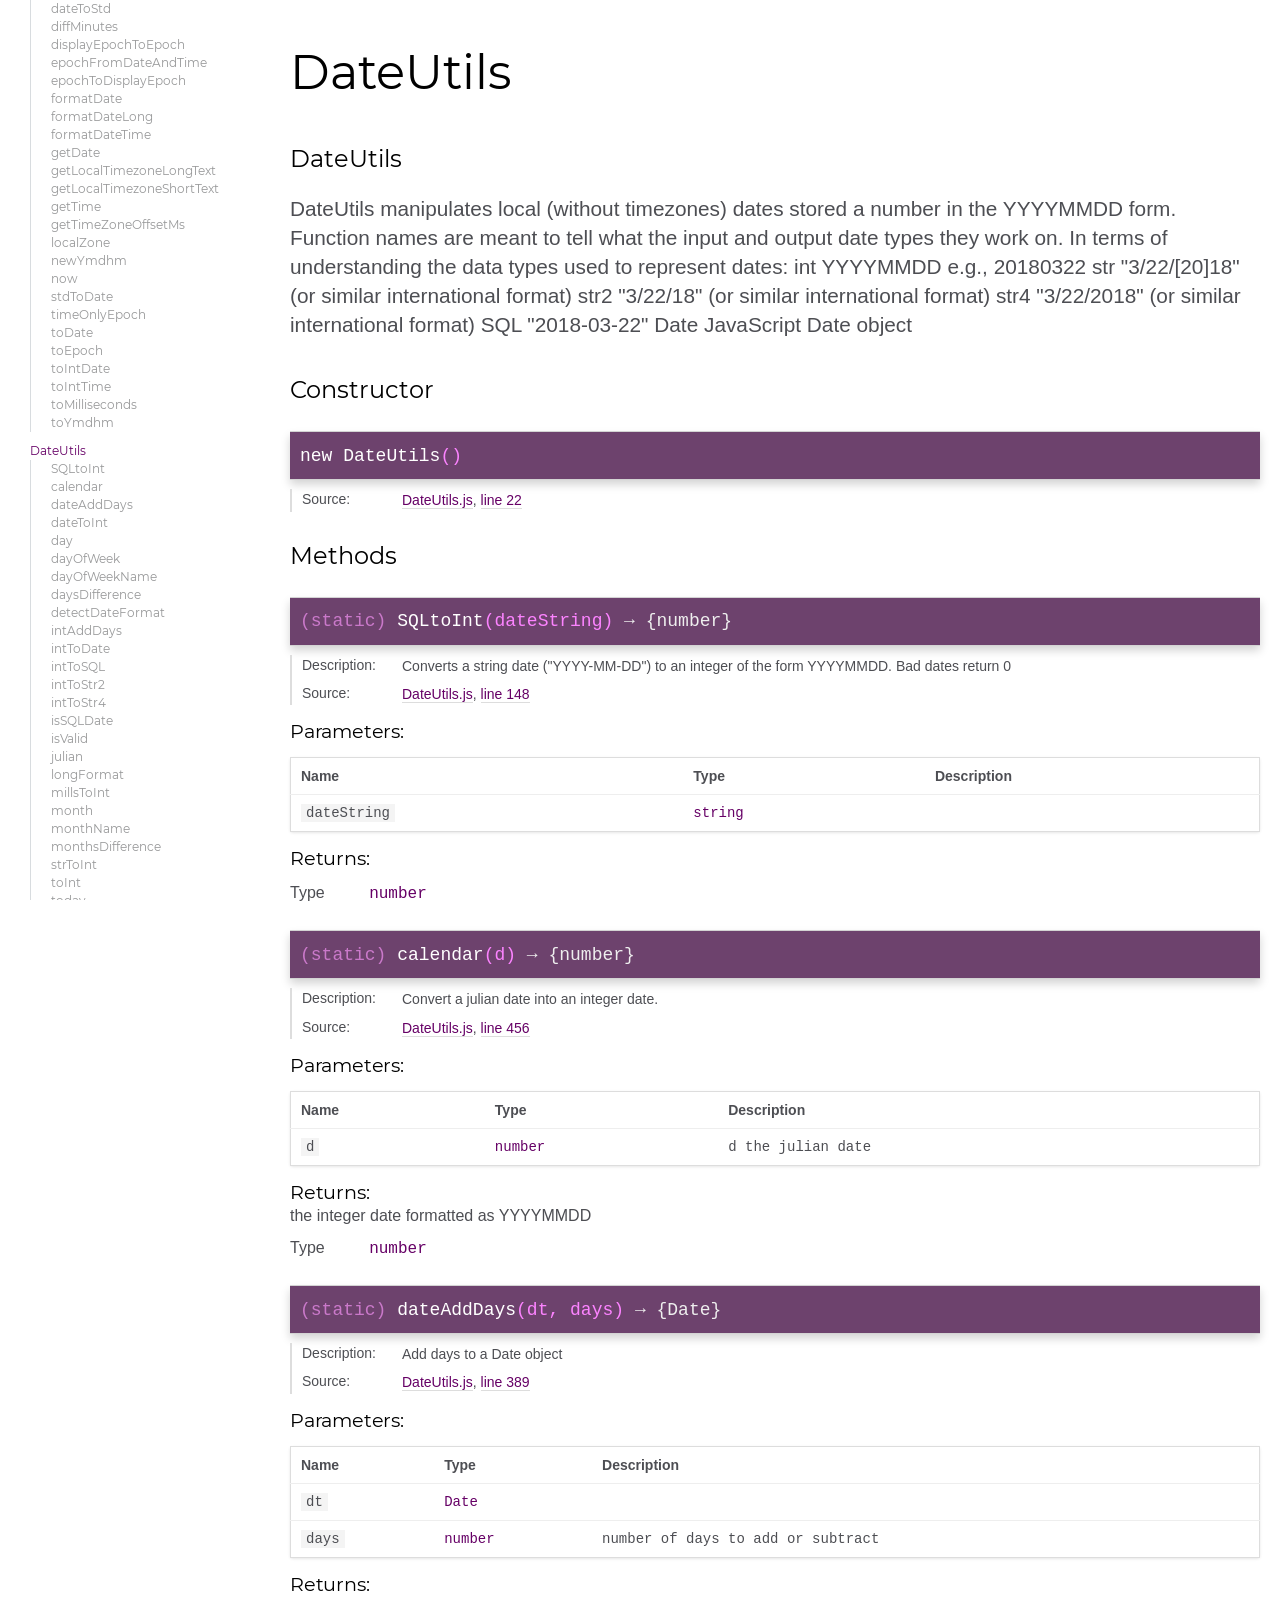
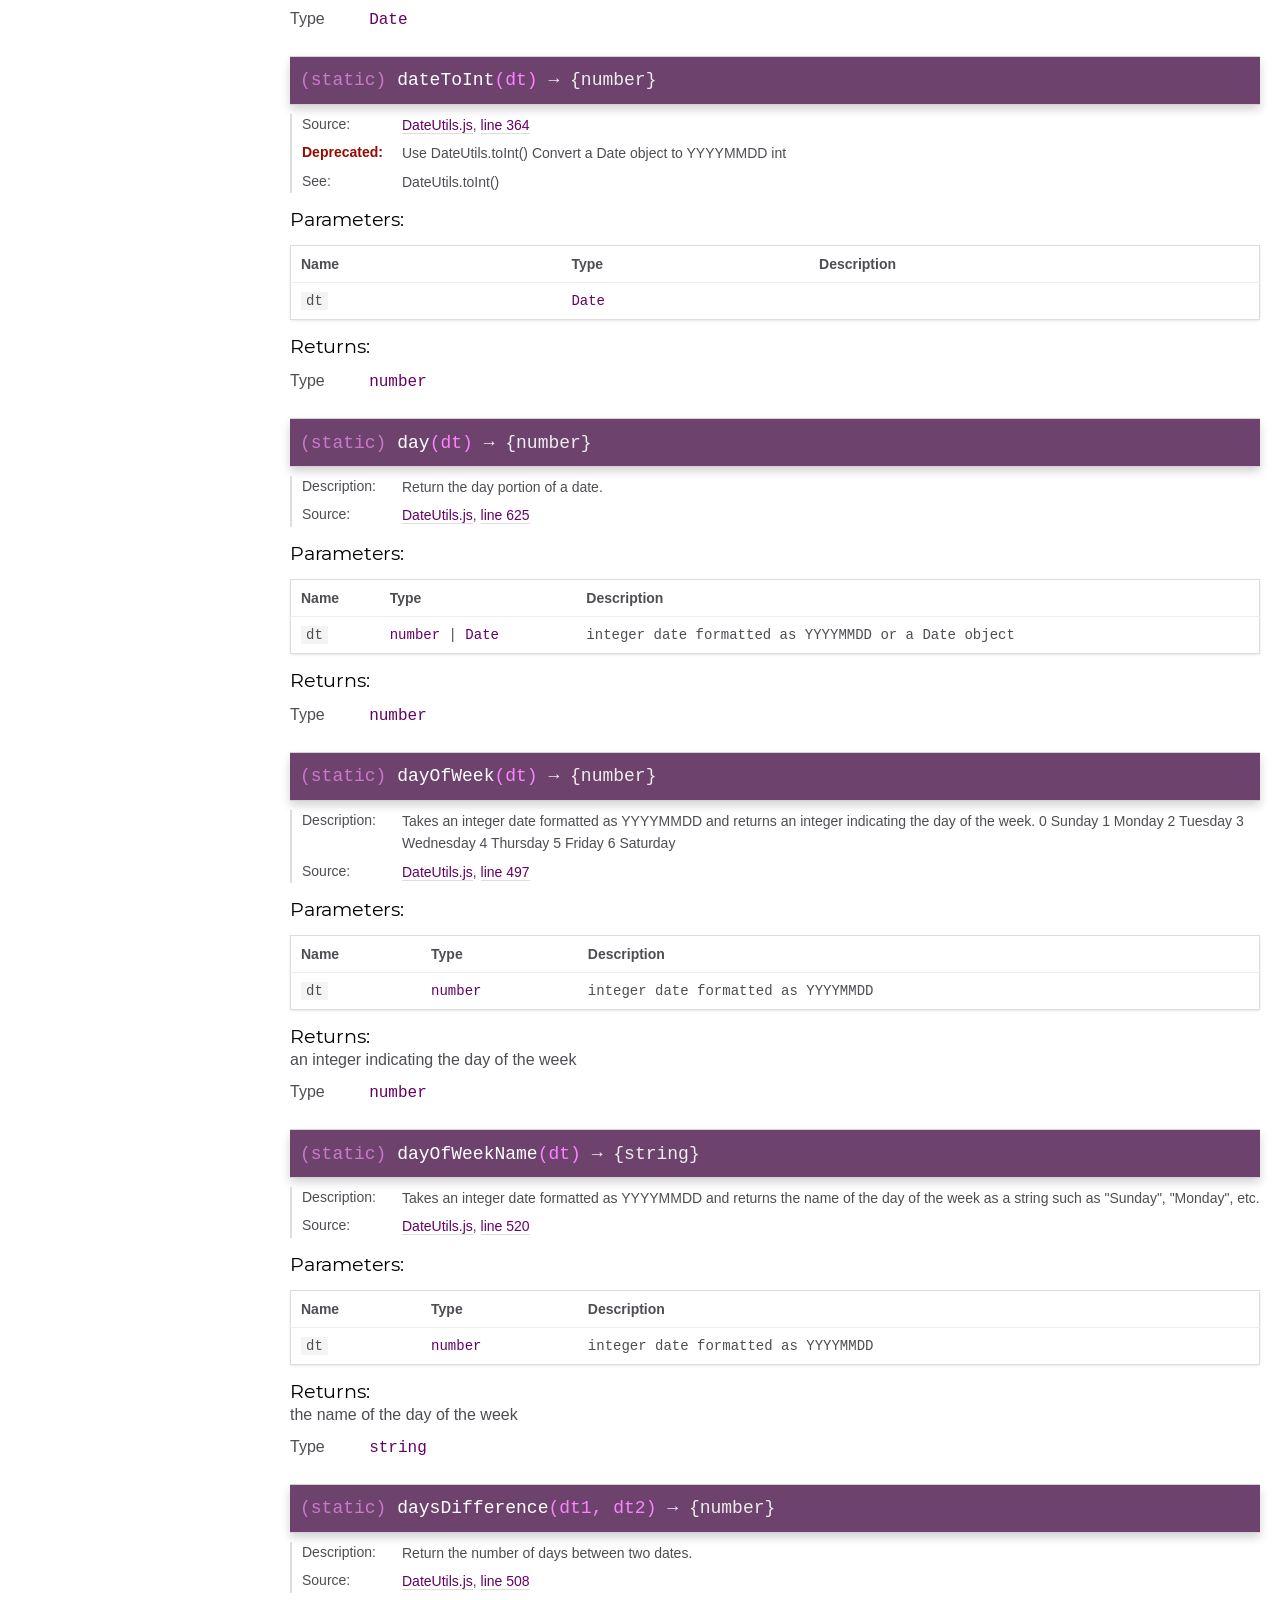
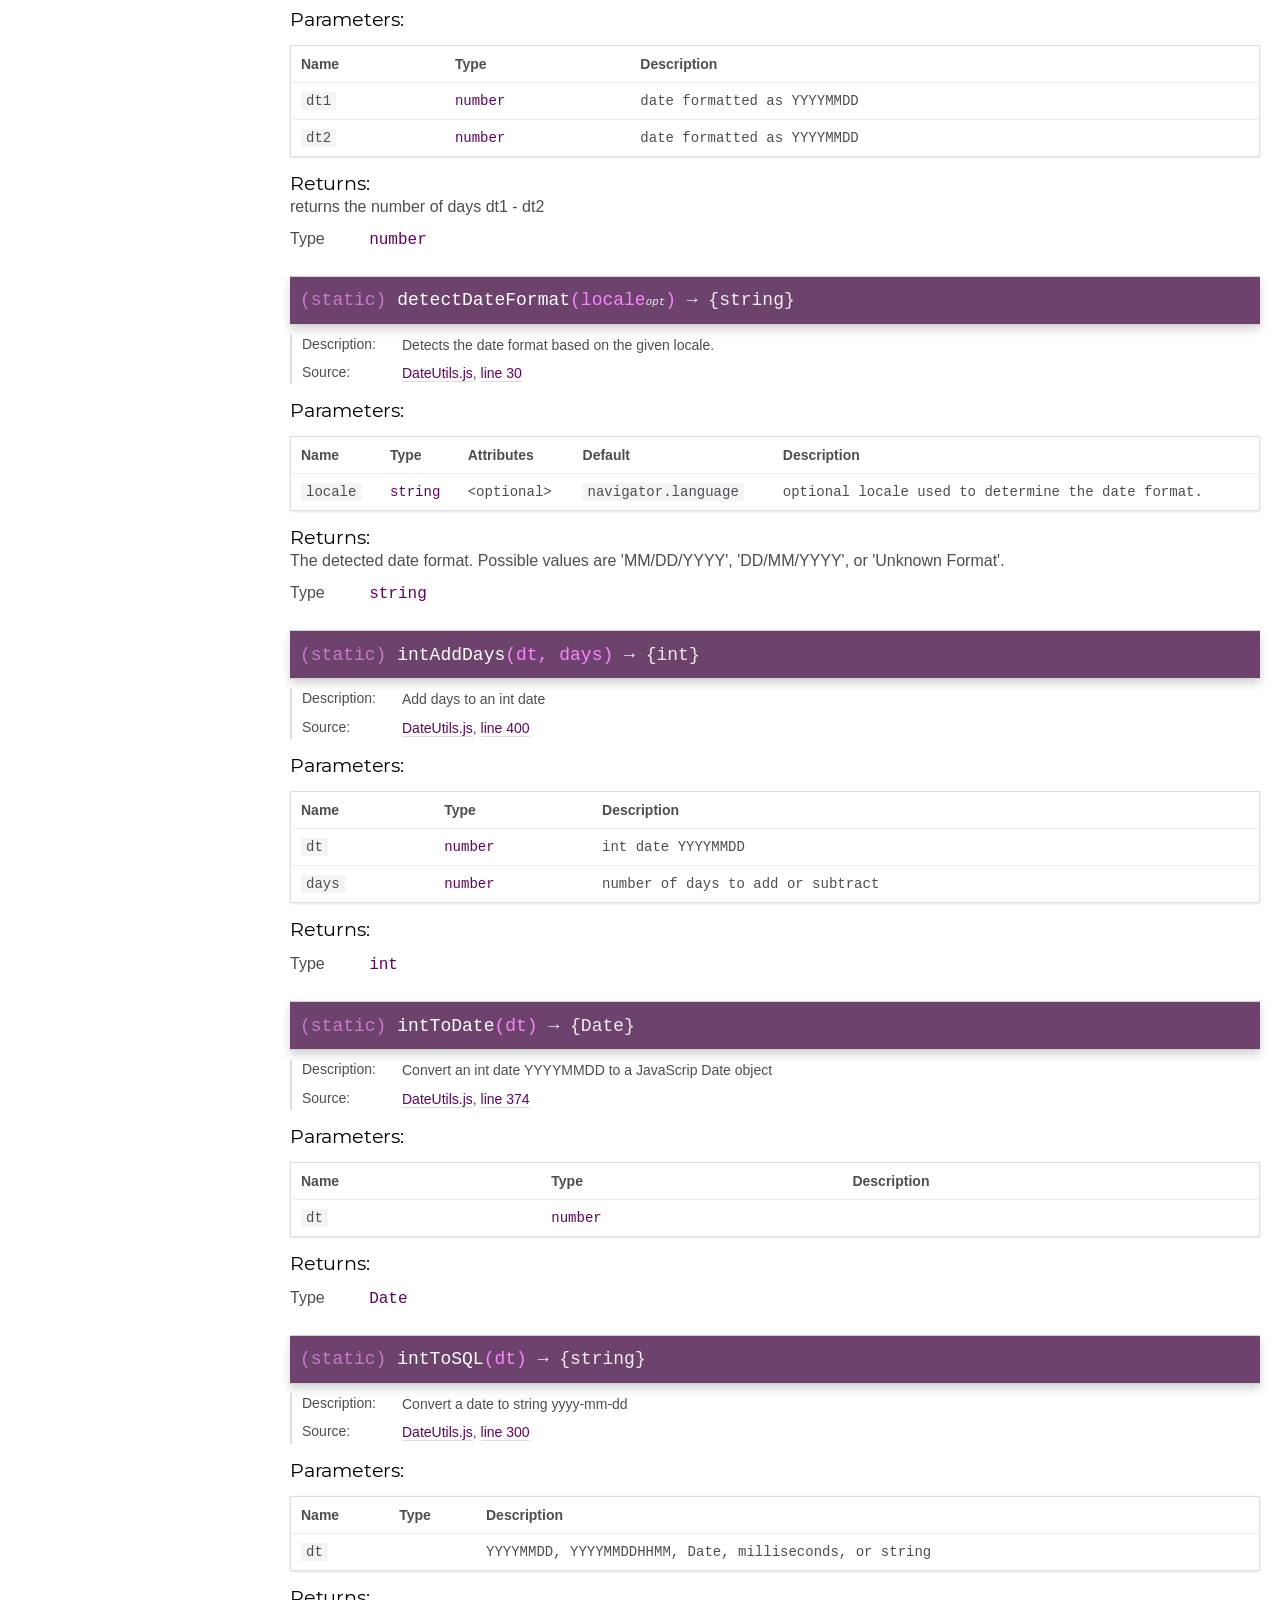
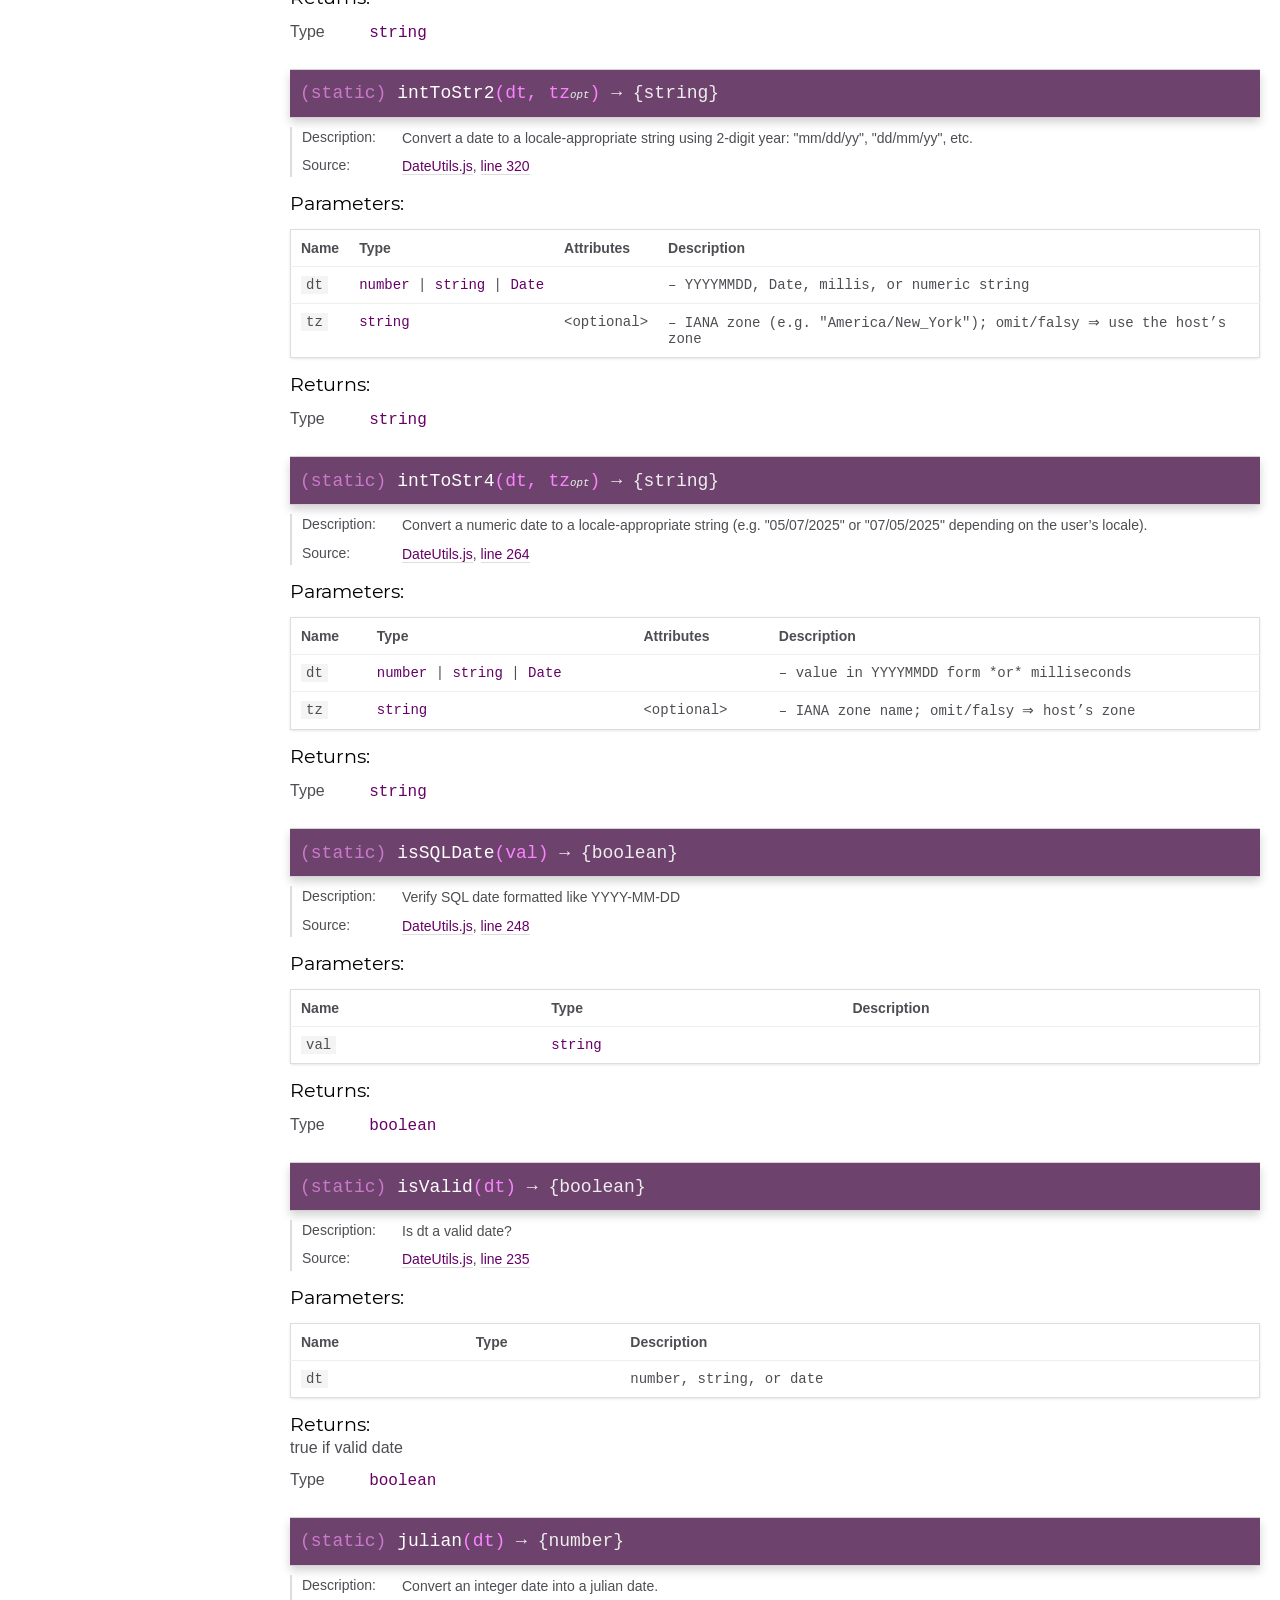
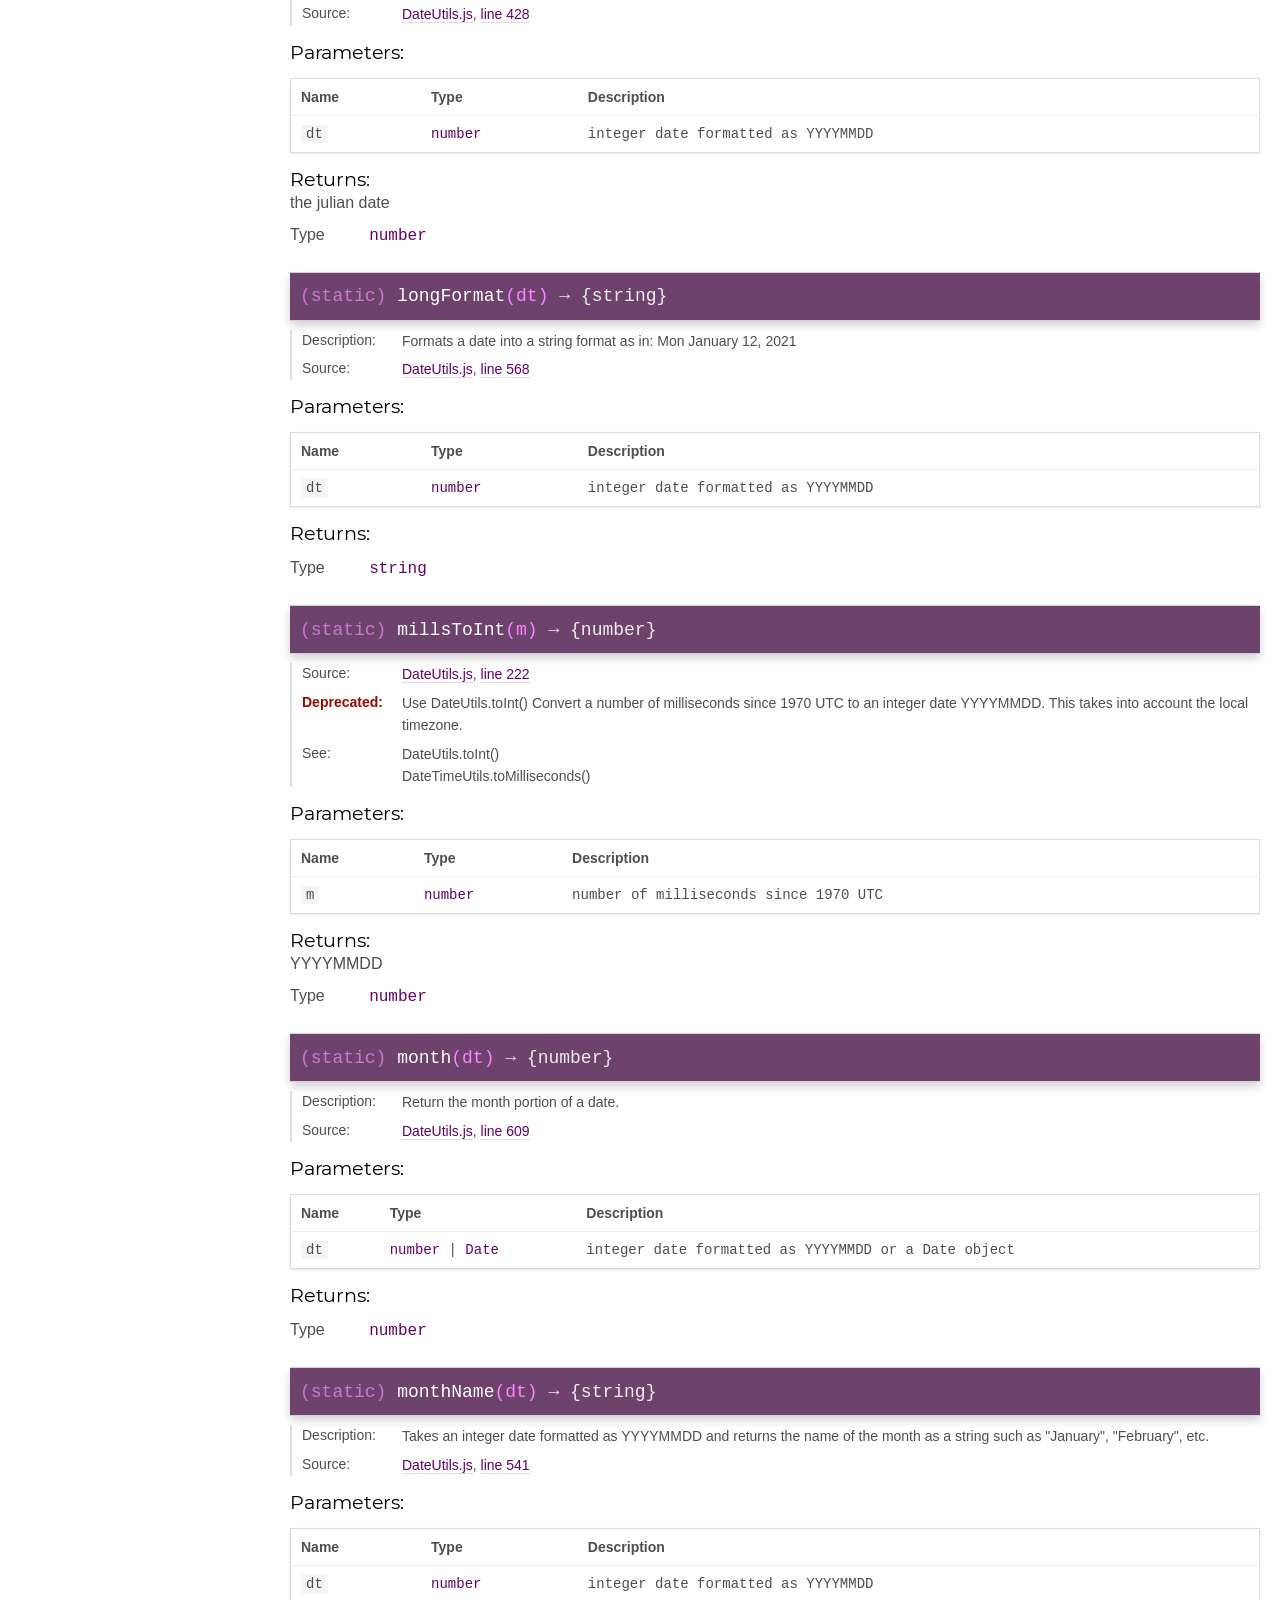
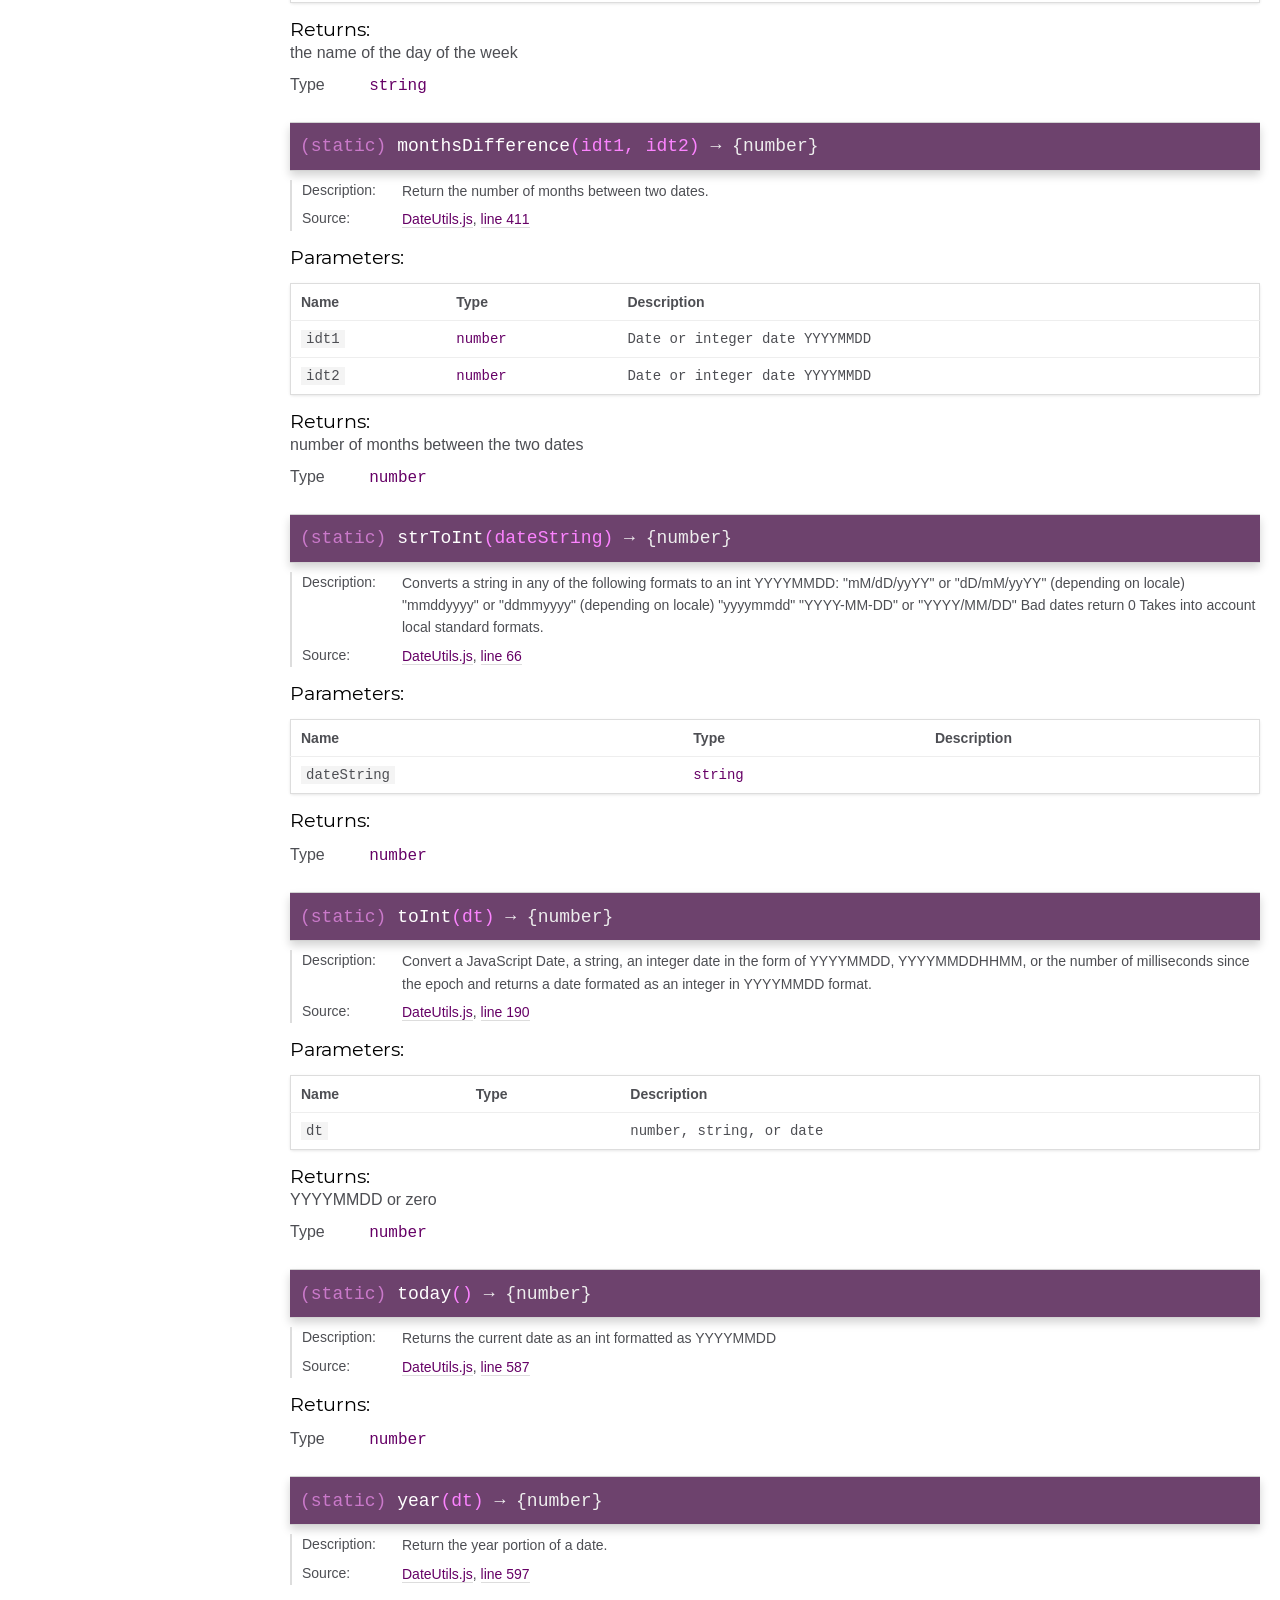
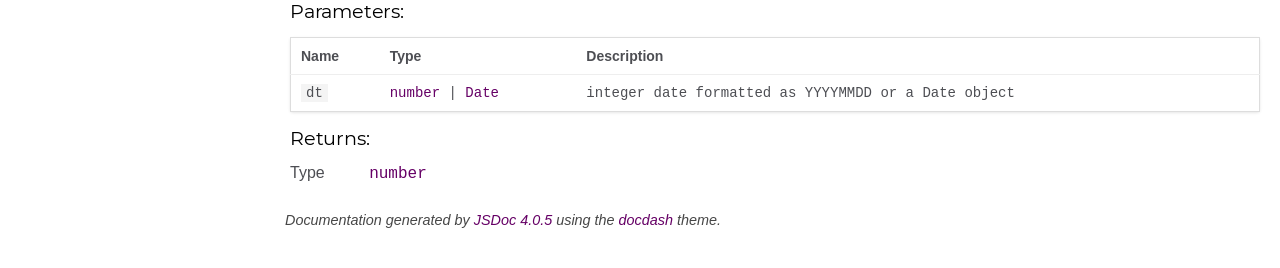
<file: manual/jsdoc/DateUtils.html>
<!DOCTYPE html>
<html lang="en">
<head>
    
    <meta charset="utf-8">
    <title>DateUtils - Documentation</title>
    
    
    <script src="scripts/prettify/prettify.js"></script>
    <script src="scripts/prettify/lang-css.js"></script>
    <!--[if lt IE 9]>
      <script src="//html5shiv.googlecode.com/svn/trunk/html5.js"></script>
    <![endif]-->
    <link type="text/css" rel="stylesheet" href="styles/prettify.css">
    <link type="text/css" rel="stylesheet" href="styles/jsdoc.css">
    <script src="scripts/nav.js" defer></script>
    
    <meta name="viewport" content="width=device-width, initial-scale=1.0">
</head>
<body>

<input type="checkbox" id="nav-trigger" class="nav-trigger" />
<label for="nav-trigger" class="navicon-button x">
  <div class="navicon"></div>
</label>

<label for="nav-trigger" class="overlay"></label>

<nav >
    
    
    <h2><a href="index.html">Home</a></h2><h3>Classes</h3><ul><li><a href="AGGrid.html">AGGrid</a><ul class='methods'><li data-type='method'><a href="AGGrid.html#addComponent">addComponent</a></li><li data-type='method'><a href="AGGrid.html#addRecord">addRecord</a></li><li data-type='method'><a href="AGGrid.html#addRecords">addRecords</a></li><li data-type='method'><a href="AGGrid.html#clear">clear</a></li><li data-type='method'><a href="AGGrid.html#clearSelection">clearSelection</a></li><li data-type='method'><a href="AGGrid.html#columnShow">columnShow</a></li><li data-type='method'><a href="AGGrid.html#deleteRow">deleteRow</a></li><li data-type='method'><a href="AGGrid.html#deleteRowIndex">deleteRowIndex</a></li><li data-type='method'><a href="AGGrid.html#deleteSelectedRows">deleteSelectedRows</a></li><li data-type='method'><a href="AGGrid.html#deselectAll">deselectAll</a></li><li data-type='method'><a href="AGGrid.html#destroy">destroy</a></li><li data-type='method'><a href="AGGrid.html#disable">disable</a></li><li data-type='method'><a href="AGGrid.html#enable">enable</a></li><li data-type='method'><a href="AGGrid.html#getAllRows">getAllRows</a></li><li data-type='method'><a href="AGGrid.html#getFirstRow">getFirstRow</a></li><li data-type='method'><a href="AGGrid.html#getLastRow">getLastRow</a></li><li data-type='method'><a href="AGGrid.html#getNumberOfRows">getNumberOfRows</a></li><li data-type='method'><a href="AGGrid.html#getRowAtIndex">getRowAtIndex</a></li><li data-type='method'><a href="AGGrid.html#getSelectedRow">getSelectedRow</a></li><li data-type='method'><a href="AGGrid.html#getSelectedRowIndex">getSelectedRowIndex</a></li><li data-type='method'><a href="AGGrid.html#getSelectedRowIndexes">getSelectedRowIndexes</a></li><li data-type='method'><a href="AGGrid.html#getSelectedRows">getSelectedRows</a></li><li data-type='method'><a href="AGGrid.html#highlightRows">highlightRows</a></li><li data-type='method'><a href="AGGrid.html#isEmpty">isEmpty</a></li><li data-type='method'><a href="AGGrid.html#multiSelect">multiSelect</a></li><li data-type='method'><a href="AGGrid.html#noRowSelection">noRowSelection</a></li><li data-type='method'><a href="AGGrid.html#numberOfSelectedRows">numberOfSelectedRows</a></li><li data-type='method'><a href="AGGrid.html#rowStyleFunction">rowStyleFunction</a></li><li data-type='method'><a href="AGGrid.html#selectId">selectId</a></li><li data-type='method'><a href="AGGrid.html#setDragFunction">setDragFunction</a></li><li data-type='method'><a href="AGGrid.html#setOnRowDoubleClicked">setOnRowDoubleClicked</a></li><li data-type='method'><a href="AGGrid.html#setOnSelectionChanged">setOnSelectionChanged</a></li><li data-type='method'><a href="AGGrid.html#setRowData">setRowData</a></li><li data-type='method'><a href="AGGrid.html#show">show</a></li><li data-type='method'><a href="AGGrid.html#updateSelectedRecord">updateSelectedRecord</a></li><li data-type='method'><a href="AGGrid.html#.addGrid">addGrid</a></li><li data-type='method'><a href="AGGrid.html#.date">date</a></li><li data-type='method'><a href="AGGrid.html#.dateTime">dateTime</a></li><li data-type='method'><a href="AGGrid.html#.newGridContext">newGridContext</a></li><li data-type='method'><a href="AGGrid.html#.numericFormat">numericFormat</a></li><li data-type='method'><a href="AGGrid.html#.popAllGridContexts">popAllGridContexts</a></li><li data-type='method'><a href="AGGrid.html#.popGridContext">popGridContext</a></li><li data-type='method'><a href="AGGrid.html#.time">time</a></li></ul></li><li><a href="DateTimeUtils.html">DateTimeUtils</a><ul class='methods'><li data-type='method'><a href="DateTimeUtils.html#.addDays">addDays</a></li><li data-type='method'><a href="DateTimeUtils.html#.addHours">addHours</a></li><li data-type='method'><a href="DateTimeUtils.html#.addHours">addHours</a></li><li data-type='method'><a href="DateTimeUtils.html#.addMinutes">addMinutes</a></li><li data-type='method'><a href="DateTimeUtils.html#.addMinutes">addMinutes</a></li><li data-type='method'><a href="DateTimeUtils.html#.addMonths">addMonths</a></li><li data-type='method'><a href="DateTimeUtils.html#.addYears">addYears</a></li><li data-type='method'><a href="DateTimeUtils.html#.create">create</a></li><li data-type='method'><a href="DateTimeUtils.html#.createDate">createDate</a></li><li data-type='method'><a href="DateTimeUtils.html#.dateOnlyEpoch">dateOnlyEpoch</a></li><li data-type='method'><a href="DateTimeUtils.html#.dateToStd">dateToStd</a></li><li data-type='method'><a href="DateTimeUtils.html#.diffMinutes">diffMinutes</a></li><li data-type='method'><a href="DateTimeUtils.html#.displayEpochToEpoch">displayEpochToEpoch</a></li><li data-type='method'><a href="DateTimeUtils.html#.epochFromDateAndTime">epochFromDateAndTime</a></li><li data-type='method'><a href="DateTimeUtils.html#.epochToDisplayEpoch">epochToDisplayEpoch</a></li><li data-type='method'><a href="DateTimeUtils.html#.formatDate">formatDate</a></li><li data-type='method'><a href="DateTimeUtils.html#.formatDateLong">formatDateLong</a></li><li data-type='method'><a href="DateTimeUtils.html#.formatDateTime">formatDateTime</a></li><li data-type='method'><a href="DateTimeUtils.html#.getDate">getDate</a></li><li data-type='method'><a href="DateTimeUtils.html#.getLocalTimezoneLongText">getLocalTimezoneLongText</a></li><li data-type='method'><a href="DateTimeUtils.html#.getLocalTimezoneShortText">getLocalTimezoneShortText</a></li><li data-type='method'><a href="DateTimeUtils.html#.getTime">getTime</a></li><li data-type='method'><a href="DateTimeUtils.html#.getTimeZoneOffsetMs">getTimeZoneOffsetMs</a></li><li data-type='method'><a href="DateTimeUtils.html#.localZone">localZone</a></li><li data-type='method'><a href="DateTimeUtils.html#.newYmdhm">newYmdhm</a></li><li data-type='method'><a href="DateTimeUtils.html#.now">now</a></li><li data-type='method'><a href="DateTimeUtils.html#.stdToDate">stdToDate</a></li><li data-type='method'><a href="DateTimeUtils.html#.timeOnlyEpoch">timeOnlyEpoch</a></li><li data-type='method'><a href="DateTimeUtils.html#.toDate">toDate</a></li><li data-type='method'><a href="DateTimeUtils.html#.toEpoch">toEpoch</a></li><li data-type='method'><a href="DateTimeUtils.html#.toIntDate">toIntDate</a></li><li data-type='method'><a href="DateTimeUtils.html#.toIntTime">toIntTime</a></li><li data-type='method'><a href="DateTimeUtils.html#.toMilliseconds">toMilliseconds</a></li><li data-type='method'><a href="DateTimeUtils.html#.toYmdhm">toYmdhm</a></li></ul></li><li><a href="DateUtils.html">DateUtils</a><ul class='methods'><li data-type='method'><a href="DateUtils.html#.SQLtoInt">SQLtoInt</a></li><li data-type='method'><a href="DateUtils.html#.calendar">calendar</a></li><li data-type='method'><a href="DateUtils.html#.dateAddDays">dateAddDays</a></li><li data-type='method'><a href="DateUtils.html#.dateToInt">dateToInt</a></li><li data-type='method'><a href="DateUtils.html#.day">day</a></li><li data-type='method'><a href="DateUtils.html#.dayOfWeek">dayOfWeek</a></li><li data-type='method'><a href="DateUtils.html#.dayOfWeekName">dayOfWeekName</a></li><li data-type='method'><a href="DateUtils.html#.daysDifference">daysDifference</a></li><li data-type='method'><a href="DateUtils.html#.detectDateFormat">detectDateFormat</a></li><li data-type='method'><a href="DateUtils.html#.intAddDays">intAddDays</a></li><li data-type='method'><a href="DateUtils.html#.intToDate">intToDate</a></li><li data-type='method'><a href="DateUtils.html#.intToSQL">intToSQL</a></li><li data-type='method'><a href="DateUtils.html#.intToStr2">intToStr2</a></li><li data-type='method'><a href="DateUtils.html#.intToStr4">intToStr4</a></li><li data-type='method'><a href="DateUtils.html#.isSQLDate">isSQLDate</a></li><li data-type='method'><a href="DateUtils.html#.isValid">isValid</a></li><li data-type='method'><a href="DateUtils.html#.julian">julian</a></li><li data-type='method'><a href="DateUtils.html#.longFormat">longFormat</a></li><li data-type='method'><a href="DateUtils.html#.millsToInt">millsToInt</a></li><li data-type='method'><a href="DateUtils.html#.month">month</a></li><li data-type='method'><a href="DateUtils.html#.monthName">monthName</a></li><li data-type='method'><a href="DateUtils.html#.monthsDifference">monthsDifference</a></li><li data-type='method'><a href="DateUtils.html#.strToInt">strToInt</a></li><li data-type='method'><a href="DateUtils.html#.toInt">toInt</a></li><li data-type='method'><a href="DateUtils.html#.today">today</a></li><li data-type='method'><a href="DateUtils.html#.year">year</a></li></ul></li><li><a href="Editor.html">Editor</a><ul class='methods'><li data-type='method'><a href="Editor.html#clear">clear</a></li><li data-type='method'><a href="Editor.html#dispose">dispose</a></li><li data-type='method'><a href="Editor.html#getHtml">getHtml</a></li><li data-type='method'><a href="Editor.html#getText">getText</a></li><li data-type='method'><a href="Editor.html#printEditorContent">printEditorContent</a></li><li data-type='method'><a href="Editor.html#readOnly">readOnly</a></li><li data-type='method'><a href="Editor.html#readWrite">readWrite</a></li><li data-type='method'><a href="Editor.html#setHtml">setHtml</a></li><li data-type='method'><a href="Editor.html#.addEditor">addEditor</a></li><li data-type='method'><a href="Editor.html#.create">create</a></li><li data-type='method'><a href="Editor.html#.newEditorContext">newEditorContext</a></li><li data-type='method'><a href="Editor.html#.popAllEditorContexts">popAllEditorContexts</a></li><li data-type='method'><a href="Editor.html#.popEditorContext">popEditorContext</a></li></ul></li><li><a href="MutableString.html">MutableString</a><ul class='methods'><li data-type='method'><a href="MutableString.html#append">append</a></li><li data-type='method'><a href="MutableString.html#charAt">charAt</a></li><li data-type='method'><a href="MutableString.html#clear">clear</a></li><li data-type='method'><a href="MutableString.html#delete">delete</a></li><li data-type='method'><a href="MutableString.html#insert">insert</a></li><li data-type='method'><a href="MutableString.html#length">length</a></li><li data-type='method'><a href="MutableString.html#prepend">prepend</a></li><li data-type='method'><a href="MutableString.html#removeFromEnd">removeFromEnd</a></li><li data-type='method'><a href="MutableString.html#removeFromStart">removeFromStart</a></li><li data-type='method'><a href="MutableString.html#replace">replace</a></li><li data-type='method'><a href="MutableString.html#setCharAt">setCharAt</a></li><li data-type='method'><a href="MutableString.html#toString">toString</a></li></ul></li><li><a href="NumberUtils.html">NumberUtils</a><ul class='methods'><li data-type='method'><a href="NumberUtils.html#.floatEqual">floatEqual</a></li><li data-type='method'><a href="NumberUtils.html#.round">round</a></li><li data-type='method'><a href="NumberUtils.html#.roundDown">roundDown</a></li><li data-type='method'><a href="NumberUtils.html#.roundUp">roundUp</a></li></ul></li><li><a href="Server.html">Server</a><ul class='methods'><li data-type='method'><a href="Server.html#.binaryCall">binaryCall</a></li><li data-type='method'><a href="Server.html#.call">call</a></li><li data-type='method'><a href="Server.html#.callAll">callAll</a></li><li data-type='method'><a href="Server.html#.fileUploadSend">fileUploadSend</a></li><li data-type='method'><a href="Server.html#.logout">logout</a></li><li data-type='method'><a href="Server.html#.setMaxInactivityHours">setMaxInactivityHours</a></li><li data-type='method'><a href="Server.html#.setMaxInactivityMinutes">setMaxInactivityMinutes</a></li><li data-type='method'><a href="Server.html#.setMaxInactivitySeconds">setMaxInactivitySeconds</a></li><li data-type='method'><a href="Server.html#.setURL">setURL</a></li></ul></li><li><a href="TimeUtils.html">TimeUtils</a><ul class='methods'><li data-type='method'><a href="TimeUtils.html#.addHours">addHours</a></li><li data-type='method'><a href="TimeUtils.html#.addMinutes">addMinutes</a></li><li data-type='method'><a href="TimeUtils.html#.current">current</a></li><li data-type='method'><a href="TimeUtils.html#.dateToTime">dateToTime</a></li><li data-type='method'><a href="TimeUtils.html#.diff">diff</a></li><li data-type='method'><a href="TimeUtils.html#.format">format</a></li><li data-type='method'><a href="TimeUtils.html#.formatLong">formatLong</a></li><li data-type='method'><a href="TimeUtils.html#.hours">hours</a></li><li data-type='method'><a href="TimeUtils.html#.isValid">isValid</a></li><li data-type='method'><a href="TimeUtils.html#.millsToInt">millsToInt</a></li><li data-type='method'><a href="TimeUtils.html#.minutes">minutes</a></li><li data-type='method'><a href="TimeUtils.html#.minutesToTime">minutesToTime</a></li><li data-type='method'><a href="TimeUtils.html#.strToInt">strToInt</a></li><li data-type='method'><a href="TimeUtils.html#.toInt">toInt</a></li><li data-type='method'><a href="TimeUtils.html#.totalMinutes">totalMinutes</a></li></ul></li><li><a href="Utils.html">Utils</a><ul class='methods'><li data-type='method'><a href="Utils.html#.appendChild">appendChild</a></li><li data-type='method'><a href="Utils.html#.assureArray">assureArray</a></li><li data-type='method'><a href="Utils.html#.beep">beep</a></li><li data-type='method'><a href="Utils.html#.cleanup">cleanup</a></li><li data-type='method'><a href="Utils.html#.clearAllEnterContexts">clearAllEnterContexts</a></li><li data-type='method'><a href="Utils.html#.clearSomeControlValueChanged">clearSomeControlValueChanged</a></li><li data-type='method'><a href="Utils.html#.cloneArrayShallow">cloneArrayShallow</a></li><li data-type='method'><a href="Utils.html#.convertToArray">convertToArray</a></li><li data-type='method'><a href="Utils.html#.countProperties">countProperties</a></li><li data-type='method'><a href="Utils.html#.didSomeControlValueChange">didSomeControlValueChange</a></li><li data-type='method'><a href="Utils.html#.drop">drop</a></li><li data-type='method'><a href="Utils.html#.eraseChildren">eraseChildren</a></li><li data-type='method'><a href="Utils.html#.fileNameExtension">fileNameExtension</a></li><li data-type='method'><a href="Utils.html#.fixCapitalization">fixCapitalization</a></li><li data-type='method'><a href="Utils.html#.format">format</a></li><li data-type='method'><a href="Utils.html#.formatSsn">formatSsn</a></li><li data-type='method'><a href="Utils.html#.formatb">formatb</a></li><li data-type='method'><a href="Utils.html#.getAndEraseData">getAndEraseData</a></li><li data-type='method'><a href="Utils.html#.getAppUrl">getAppUrl</a></li><li data-type='method'><a href="Utils.html#.getData">getData</a></li><li data-type='method'><a href="Utils.html#.getEmailFromAddressWithName">getEmailFromAddressWithName</a></li><li data-type='method'><a href="Utils.html#.getFileUploadCount">getFileUploadCount</a></li><li data-type='method'><a href="Utils.html#.getFileUploadFormData">getFileUploadFormData</a></li><li data-type='method'><a href="Utils.html#.getLastError">getLastError</a></li><li data-type='method'><a href="Utils.html#.getLastErrorDate">getLastErrorDate</a></li><li data-type='method'><a href="Utils.html#.getLocation">getLocation</a></li><li data-type='method'><a href="Utils.html#.getMilliseconds">getMilliseconds</a></li><li data-type='method'><a href="Utils.html#.getNameFromAddressWithName">getNameFromAddressWithName</a></li><li data-type='method'><a href="Utils.html#.getPageArgv">getPageArgv</a></li><li data-type='method'><a href="Utils.html#.getPageRetv">getPageRetv</a></li><li data-type='method'><a href="Utils.html#.getURLParam">getURLParam</a></li><li data-type='method'><a href="Utils.html#.globalEnterHandler">globalEnterHandler</a></li><li data-type='method'><a href="Utils.html#.htmlToText">htmlToText</a></li><li data-type='method'><a href="Utils.html#.isChangeChar">isChangeChar</a></li><li data-type='method'><a href="Utils.html#.isOnline">isOnline</a></li><li data-type='method'><a href="Utils.html#.isValidDomain">isValidDomain</a></li><li data-type='method'><a href="Utils.html#.isValidEmailAddress">isValidEmailAddress</a></li><li data-type='method'><a href="Utils.html#.isValidEmailAddressWithName">isValidEmailAddressWithName</a></li><li data-type='method'><a href="Utils.html#.isValidSsn">isValidSsn</a></li><li data-type='method'><a href="Utils.html#.keep">keep</a></li><li data-type='method'><a href="Utils.html#.loadPage">loadPage</a></li><li data-type='method'><a href="Utils.html#.makeDraggable">makeDraggable</a></li><li data-type='method'><a href="Utils.html#.newEnterContext">newEnterContext</a></li><li data-type='method'><a href="Utils.html#.openUrl">openUrl</a></li><li data-type='method'><a href="Utils.html#.popEnterContext">popEnterContext</a></li><li data-type='method'><a href="Utils.html#.popPage">popPage</a></li><li data-type='method'><a href="Utils.html#.popup_close">popup_close</a></li><li data-type='method'><a href="Utils.html#.popup_open">popup_open</a></li><li data-type='method'><a href="Utils.html#.popup_set_height">popup_set_height</a></li><li data-type='method'><a href="Utils.html#.popup_set_width">popup_set_width</a></li><li data-type='method'><a href="Utils.html#.pushPage">pushPage</a></li><li data-type='method'><a href="Utils.html#.rescan">rescan</a></li><li data-type='method'><a href="Utils.html#.saveData">saveData</a></li><li data-type='method'><a href="Utils.html#.setEnterFunction">setEnterFunction</a></li><li data-type='method'><a href="Utils.html#.setSomeControlValueChangeFunction">setSomeControlValueChangeFunction</a></li><li data-type='method'><a href="Utils.html#.showMessage">showMessage</a></li><li data-type='method'><a href="Utils.html#.showReport">showReport</a></li><li data-type='method'><a href="Utils.html#.someControlValueChanged">someControlValueChanged</a></li><li data-type='method'><a href="Utils.html#.splitEmailAddresses">splitEmailAddresses</a></li><li data-type='method'><a href="Utils.html#.take">take</a></li><li data-type='method'><a href="Utils.html#.textToHtml">textToHtml</a></li><li data-type='method'><a href="Utils.html#.toASCII">toASCII</a></li><li data-type='method'><a href="Utils.html#.toBase64">toBase64</a></li><li data-type='method'><a href="Utils.html#.toNumber">toNumber</a></li><li data-type='method'><a href="Utils.html#.toggleFullscreen">toggleFullscreen</a></li><li data-type='method'><a href="Utils.html#.useComponent">useComponent</a></li><li data-type='method'><a href="Utils.html#.useTaglessComponent">useTaglessComponent</a></li><li data-type='method'><a href="Utils.html#.uuid">uuid</a></li><li data-type='method'><a href="Utils.html#.waitMessage">waitMessage</a></li><li data-type='method'><a href="Utils.html#.waitMessageEnd">waitMessageEnd</a></li><li data-type='method'><a href="Utils.html#.yesNo">yesNo</a></li></ul></li><li><a href="components.html">components</a><ul class='methods'><li data-type='method'><a href="components.html#.check_box">check_box</a></li><li data-type='method'><a href="components.html#.date_input">date_input</a></li><li data-type='method'><a href="components.html#.drop_down">drop_down</a></li><li data-type='method'><a href="components.html#.duration_input">duration_input</a></li><li data-type='method'><a href="components.html#.file_upload">file_upload</a></li><li data-type='method'><a href="components.html#.list_box">list_box</a></li><li data-type='method'><a href="components.html#.native_date_input">native_date_input</a></li><li data-type='method'><a href="components.html#.numeric_input">numeric_input</a></li><li data-type='method'><a href="components.html#.picture">picture</a></li><li data-type='method'><a href="components.html#.popup">popup</a></li><li data-type='method'><a href="components.html#.push_button">push_button</a></li><li data-type='method'><a href="components.html#.radio_button">radio_button</a></li><li data-type='method'><a href="components.html#.text_input">text_input</a></li><li data-type='method'><a href="components.html#.text_label">text_label</a></li><li data-type='method'><a href="components.html#.textbox_input">textbox_input</a></li><li data-type='method'><a href="components.html#.time_input">time_input</a></li></ul></li></ul><h3>Global</h3><ul><li><a href="global.html#$$">$$</a></li><li><a href="global.html#DOMUtils">DOMUtils</a></li><li><a href="global.html#DateTimeUtils.">DateTimeUtils.</a></li></ul>
    
</nav>

<div id="main">
    
    <h1 class="page-title">DateUtils</h1>
    

    




<section>

<header>
    
        <h2>
        
            DateUtils
        
        </h2>
        
            <div class="class-description usertext">DateUtils manipulates local (without timezones) dates stored a number in the YYYYMMDD form.

 Function names are meant to tell what the input and output date types they work on.
 In terms of understanding the data types used to represent dates:

 int          YYYYMMDD   e.g., 20180322
 str          "3/22/[20]18" (or similar international format)
 str2         "3/22/18" (or similar international format)
 str4         "3/22/2018" (or similar international format)
 SQL          "2018-03-22"
 Date         JavaScript Date object</div>
        
    
</header>

<article>
    
        <div class="container-overview">
        
            

    
    <h2>Constructor</h2>
    

    <h4 class="name" id="DateUtils"><span class="type-signature"></span>new DateUtils<span class="signature">()</span><span class="type-signature"></span></h4>

    




<dl class="details">
    

    
    <dt class="tag-source">Source:</dt>
    <dd class="tag-source"><ul class="dummy"><li>
        <a href="DateUtils.js.html">DateUtils.js</a>, <a href="DateUtils.js.html#line22">line 22</a>
    </li></ul></dd>
    

    

    

    

    

    

    

    

    

    

    

    

    

    

    

    
</dl>






























        
        </div>
    

    

    

    
    
    

     

    

    

    
        <h3 class="subsection-title">Methods</h3>

        
            

    

    <h4 class="name" id=".SQLtoInt"><span class="type-signature type-signature-static">(static) </span>SQLtoInt<span class="signature">(dateString)</span><span class="type-signature"> &rarr; {number}</span></h4>

    




<dl class="details">
    
    <dt class="tag-description">Description:</dt>
    <dd class="tag-description"><ul class="dummy"><li>Converts a string date ("YYYY-MM-DD") to an integer of the form YYYYMMDD.
Bad dates return 0</li></ul></dd>
    

    
    <dt class="tag-source">Source:</dt>
    <dd class="tag-source"><ul class="dummy"><li>
        <a href="DateUtils.js.html">DateUtils.js</a>, <a href="DateUtils.js.html#line148">line 148</a>
    </li></ul></dd>
    

    

    

    

    

    

    

    

    

    

    

    

    

    

    

    
</dl>













    <h5 class="h5-parameters">Parameters:</h5>
    

<table class="params">
    <thead>
    <tr>
        
        <th>Name</th>
        

        <th>Type</th>

        

        

        <th class="last">Description</th>
    </tr>
    </thead>

    <tbody>
    

        <tr>
            
                <td class="name"><code>dateString</code></td>
            

            <td class="type">
            
                
<span class="param-type">string</span>



            
            </td>

            

            

            <td class="description last"></td>
        </tr>

    
    </tbody>
</table>
















<h5 class="h5-returns">Returns:</h5>

        


<dl class="param-type">
    <dt>
        Type
    </dt>
    <dd>
        
<span class="param-type">number</span>



    </dd>
</dl>

    



        
            

    

    <h4 class="name" id=".calendar"><span class="type-signature type-signature-static">(static) </span>calendar<span class="signature">(d)</span><span class="type-signature"> &rarr; {number}</span></h4>

    




<dl class="details">
    
    <dt class="tag-description">Description:</dt>
    <dd class="tag-description"><ul class="dummy"><li>Convert a julian date into an integer date.</li></ul></dd>
    

    
    <dt class="tag-source">Source:</dt>
    <dd class="tag-source"><ul class="dummy"><li>
        <a href="DateUtils.js.html">DateUtils.js</a>, <a href="DateUtils.js.html#line456">line 456</a>
    </li></ul></dd>
    

    

    

    

    

    

    

    

    

    

    

    

    

    

    

    
</dl>













    <h5 class="h5-parameters">Parameters:</h5>
    

<table class="params">
    <thead>
    <tr>
        
        <th>Name</th>
        

        <th>Type</th>

        

        

        <th class="last">Description</th>
    </tr>
    </thead>

    <tbody>
    

        <tr>
            
                <td class="name"><code>d</code></td>
            

            <td class="type">
            
                
<span class="param-type">number</span>



            
            </td>

            

            

            <td class="description last">d the julian date</td>
        </tr>

    
    </tbody>
</table>
















<h5 class="h5-returns">Returns:</h5>

        
<div class="param-desc">
    the integer date formatted as YYYYMMDD
</div>



<dl class="param-type">
    <dt>
        Type
    </dt>
    <dd>
        
<span class="param-type">number</span>



    </dd>
</dl>

    



        
            

    

    <h4 class="name" id=".dateAddDays"><span class="type-signature type-signature-static">(static) </span>dateAddDays<span class="signature">(dt, days)</span><span class="type-signature"> &rarr; {Date}</span></h4>

    




<dl class="details">
    
    <dt class="tag-description">Description:</dt>
    <dd class="tag-description"><ul class="dummy"><li>Add days to a Date object</li></ul></dd>
    

    
    <dt class="tag-source">Source:</dt>
    <dd class="tag-source"><ul class="dummy"><li>
        <a href="DateUtils.js.html">DateUtils.js</a>, <a href="DateUtils.js.html#line389">line 389</a>
    </li></ul></dd>
    

    

    

    

    

    

    

    

    

    

    

    

    

    

    

    
</dl>













    <h5 class="h5-parameters">Parameters:</h5>
    

<table class="params">
    <thead>
    <tr>
        
        <th>Name</th>
        

        <th>Type</th>

        

        

        <th class="last">Description</th>
    </tr>
    </thead>

    <tbody>
    

        <tr>
            
                <td class="name"><code>dt</code></td>
            

            <td class="type">
            
                
<span class="param-type">Date</span>



            
            </td>

            

            

            <td class="description last"></td>
        </tr>

    

        <tr>
            
                <td class="name"><code>days</code></td>
            

            <td class="type">
            
                
<span class="param-type">number</span>



            
            </td>

            

            

            <td class="description last">number of days to add or subtract</td>
        </tr>

    
    </tbody>
</table>
















<h5 class="h5-returns">Returns:</h5>

        


<dl class="param-type">
    <dt>
        Type
    </dt>
    <dd>
        
<span class="param-type">Date</span>



    </dd>
</dl>

    



        
            

    

    <h4 class="name" id=".dateToInt"><span class="type-signature type-signature-static">(static) </span>dateToInt<span class="signature">(dt)</span><span class="type-signature"> &rarr; {number}</span></h4>

    




<dl class="details">
    

    
    <dt class="tag-source">Source:</dt>
    <dd class="tag-source"><ul class="dummy"><li>
        <a href="DateUtils.js.html">DateUtils.js</a>, <a href="DateUtils.js.html#line364">line 364</a>
    </li></ul></dd>
    

    

    

    

    

    

    

    

    
        <dt class="important tag-deprecated">Deprecated:</dt><dd><ul class="dummy"><li>Use DateUtils.toInt()

Convert a Date object to YYYYMMDD int</li></ul></dd>
    

    

    

    

    

    

    
    <dt class="tag-see">See:</dt>
    <dd class="tag-see">
        <ul>
            <li>DateUtils.toInt()</li>
        </ul>
    </dd>
    

    
</dl>













    <h5 class="h5-parameters">Parameters:</h5>
    

<table class="params">
    <thead>
    <tr>
        
        <th>Name</th>
        

        <th>Type</th>

        

        

        <th class="last">Description</th>
    </tr>
    </thead>

    <tbody>
    

        <tr>
            
                <td class="name"><code>dt</code></td>
            

            <td class="type">
            
                
<span class="param-type">Date</span>



            
            </td>

            

            

            <td class="description last"></td>
        </tr>

    
    </tbody>
</table>
















<h5 class="h5-returns">Returns:</h5>

        


<dl class="param-type">
    <dt>
        Type
    </dt>
    <dd>
        
<span class="param-type">number</span>



    </dd>
</dl>

    



        
            

    

    <h4 class="name" id=".day"><span class="type-signature type-signature-static">(static) </span>day<span class="signature">(dt)</span><span class="type-signature"> &rarr; {number}</span></h4>

    




<dl class="details">
    
    <dt class="tag-description">Description:</dt>
    <dd class="tag-description"><ul class="dummy"><li>Return the day portion of a date.</li></ul></dd>
    

    
    <dt class="tag-source">Source:</dt>
    <dd class="tag-source"><ul class="dummy"><li>
        <a href="DateUtils.js.html">DateUtils.js</a>, <a href="DateUtils.js.html#line625">line 625</a>
    </li></ul></dd>
    

    

    

    

    

    

    

    

    

    

    

    

    

    

    

    
</dl>













    <h5 class="h5-parameters">Parameters:</h5>
    

<table class="params">
    <thead>
    <tr>
        
        <th>Name</th>
        

        <th>Type</th>

        

        

        <th class="last">Description</th>
    </tr>
    </thead>

    <tbody>
    

        <tr>
            
                <td class="name"><code>dt</code></td>
            

            <td class="type">
            
                
<span class="param-type">number</span>
|

<span class="param-type">Date</span>



            
            </td>

            

            

            <td class="description last">integer date formatted as YYYYMMDD or a Date object</td>
        </tr>

    
    </tbody>
</table>
















<h5 class="h5-returns">Returns:</h5>

        


<dl class="param-type">
    <dt>
        Type
    </dt>
    <dd>
        
<span class="param-type">number</span>



    </dd>
</dl>

    



        
            

    

    <h4 class="name" id=".dayOfWeek"><span class="type-signature type-signature-static">(static) </span>dayOfWeek<span class="signature">(dt)</span><span class="type-signature"> &rarr; {number}</span></h4>

    




<dl class="details">
    
    <dt class="tag-description">Description:</dt>
    <dd class="tag-description"><ul class="dummy"><li>Takes an integer date formatted as YYYYMMDD and returns an integer
indicating the day of the week.

0 Sunday
1 Monday
2 Tuesday
3 Wednesday
4 Thursday
5 Friday
6 Saturday</li></ul></dd>
    

    
    <dt class="tag-source">Source:</dt>
    <dd class="tag-source"><ul class="dummy"><li>
        <a href="DateUtils.js.html">DateUtils.js</a>, <a href="DateUtils.js.html#line497">line 497</a>
    </li></ul></dd>
    

    

    

    

    

    

    

    

    

    

    

    

    

    

    

    
</dl>













    <h5 class="h5-parameters">Parameters:</h5>
    

<table class="params">
    <thead>
    <tr>
        
        <th>Name</th>
        

        <th>Type</th>

        

        

        <th class="last">Description</th>
    </tr>
    </thead>

    <tbody>
    

        <tr>
            
                <td class="name"><code>dt</code></td>
            

            <td class="type">
            
                
<span class="param-type">number</span>



            
            </td>

            

            

            <td class="description last">integer date formatted as YYYYMMDD</td>
        </tr>

    
    </tbody>
</table>
















<h5 class="h5-returns">Returns:</h5>

        
<div class="param-desc">
    an integer indicating the day of the week
</div>



<dl class="param-type">
    <dt>
        Type
    </dt>
    <dd>
        
<span class="param-type">number</span>



    </dd>
</dl>

    



        
            

    

    <h4 class="name" id=".dayOfWeekName"><span class="type-signature type-signature-static">(static) </span>dayOfWeekName<span class="signature">(dt)</span><span class="type-signature"> &rarr; {string}</span></h4>

    




<dl class="details">
    
    <dt class="tag-description">Description:</dt>
    <dd class="tag-description"><ul class="dummy"><li>Takes an integer date formatted as YYYYMMDD and returns the
name of the day of the week as a string such as
"Sunday", "Monday", etc.</li></ul></dd>
    

    
    <dt class="tag-source">Source:</dt>
    <dd class="tag-source"><ul class="dummy"><li>
        <a href="DateUtils.js.html">DateUtils.js</a>, <a href="DateUtils.js.html#line520">line 520</a>
    </li></ul></dd>
    

    

    

    

    

    

    

    

    

    

    

    

    

    

    

    
</dl>













    <h5 class="h5-parameters">Parameters:</h5>
    

<table class="params">
    <thead>
    <tr>
        
        <th>Name</th>
        

        <th>Type</th>

        

        

        <th class="last">Description</th>
    </tr>
    </thead>

    <tbody>
    

        <tr>
            
                <td class="name"><code>dt</code></td>
            

            <td class="type">
            
                
<span class="param-type">number</span>



            
            </td>

            

            

            <td class="description last">integer date formatted as YYYYMMDD</td>
        </tr>

    
    </tbody>
</table>
















<h5 class="h5-returns">Returns:</h5>

        
<div class="param-desc">
    the name of the day of the week
</div>



<dl class="param-type">
    <dt>
        Type
    </dt>
    <dd>
        
<span class="param-type">string</span>



    </dd>
</dl>

    



        
            

    

    <h4 class="name" id=".daysDifference"><span class="type-signature type-signature-static">(static) </span>daysDifference<span class="signature">(dt1, dt2)</span><span class="type-signature"> &rarr; {number}</span></h4>

    




<dl class="details">
    
    <dt class="tag-description">Description:</dt>
    <dd class="tag-description"><ul class="dummy"><li>Return the number of days between two dates.</li></ul></dd>
    

    
    <dt class="tag-source">Source:</dt>
    <dd class="tag-source"><ul class="dummy"><li>
        <a href="DateUtils.js.html">DateUtils.js</a>, <a href="DateUtils.js.html#line508">line 508</a>
    </li></ul></dd>
    

    

    

    

    

    

    

    

    

    

    

    

    

    

    

    
</dl>













    <h5 class="h5-parameters">Parameters:</h5>
    

<table class="params">
    <thead>
    <tr>
        
        <th>Name</th>
        

        <th>Type</th>

        

        

        <th class="last">Description</th>
    </tr>
    </thead>

    <tbody>
    

        <tr>
            
                <td class="name"><code>dt1</code></td>
            

            <td class="type">
            
                
<span class="param-type">number</span>



            
            </td>

            

            

            <td class="description last">date formatted as YYYYMMDD</td>
        </tr>

    

        <tr>
            
                <td class="name"><code>dt2</code></td>
            

            <td class="type">
            
                
<span class="param-type">number</span>



            
            </td>

            

            

            <td class="description last">date formatted as YYYYMMDD</td>
        </tr>

    
    </tbody>
</table>
















<h5 class="h5-returns">Returns:</h5>

        
<div class="param-desc">
    returns the number of days dt1 - dt2
</div>



<dl class="param-type">
    <dt>
        Type
    </dt>
    <dd>
        
<span class="param-type">number</span>



    </dd>
</dl>

    



        
            

    

    <h4 class="name" id=".detectDateFormat"><span class="type-signature type-signature-static">(static) </span>detectDateFormat<span class="signature">(locale<span class="signature-attributes">opt</span>)</span><span class="type-signature"> &rarr; {string}</span></h4>

    




<dl class="details">
    
    <dt class="tag-description">Description:</dt>
    <dd class="tag-description"><ul class="dummy"><li>Detects the date format based on the given locale.</li></ul></dd>
    

    
    <dt class="tag-source">Source:</dt>
    <dd class="tag-source"><ul class="dummy"><li>
        <a href="DateUtils.js.html">DateUtils.js</a>, <a href="DateUtils.js.html#line30">line 30</a>
    </li></ul></dd>
    

    

    

    

    

    

    

    

    

    

    

    

    

    

    

    
</dl>













    <h5 class="h5-parameters">Parameters:</h5>
    

<table class="params">
    <thead>
    <tr>
        
        <th>Name</th>
        

        <th>Type</th>

        
        <th>Attributes</th>
        

        
        <th>Default</th>
        

        <th class="last">Description</th>
    </tr>
    </thead>

    <tbody>
    

        <tr>
            
                <td class="name"><code>locale</code></td>
            

            <td class="type">
            
                
<span class="param-type">string</span>



            
            </td>

            
                <td class="attributes">
                
                    &lt;optional><br>
                

                

                
                </td>
            

            
                <td class="default">
                
                    <code>navigator.language</code>
                
                </td>
            

            <td class="description last">optional locale used to determine the date format.</td>
        </tr>

    
    </tbody>
</table>
















<h5 class="h5-returns">Returns:</h5>

        
<div class="param-desc">
    The detected date format. Possible values are 'MM/DD/YYYY', 'DD/MM/YYYY', or 'Unknown Format'.
</div>



<dl class="param-type">
    <dt>
        Type
    </dt>
    <dd>
        
<span class="param-type">string</span>



    </dd>
</dl>

    



        
            

    

    <h4 class="name" id=".intAddDays"><span class="type-signature type-signature-static">(static) </span>intAddDays<span class="signature">(dt, days)</span><span class="type-signature"> &rarr; {int}</span></h4>

    




<dl class="details">
    
    <dt class="tag-description">Description:</dt>
    <dd class="tag-description"><ul class="dummy"><li>Add days to an int date</li></ul></dd>
    

    
    <dt class="tag-source">Source:</dt>
    <dd class="tag-source"><ul class="dummy"><li>
        <a href="DateUtils.js.html">DateUtils.js</a>, <a href="DateUtils.js.html#line400">line 400</a>
    </li></ul></dd>
    

    

    

    

    

    

    

    

    

    

    

    

    

    

    

    
</dl>













    <h5 class="h5-parameters">Parameters:</h5>
    

<table class="params">
    <thead>
    <tr>
        
        <th>Name</th>
        

        <th>Type</th>

        

        

        <th class="last">Description</th>
    </tr>
    </thead>

    <tbody>
    

        <tr>
            
                <td class="name"><code>dt</code></td>
            

            <td class="type">
            
                
<span class="param-type">number</span>



            
            </td>

            

            

            <td class="description last">int date YYYYMMDD</td>
        </tr>

    

        <tr>
            
                <td class="name"><code>days</code></td>
            

            <td class="type">
            
                
<span class="param-type">number</span>



            
            </td>

            

            

            <td class="description last">number of days to add or subtract</td>
        </tr>

    
    </tbody>
</table>
















<h5 class="h5-returns">Returns:</h5>

        


<dl class="param-type">
    <dt>
        Type
    </dt>
    <dd>
        
<span class="param-type">int</span>



    </dd>
</dl>

    



        
            

    

    <h4 class="name" id=".intToDate"><span class="type-signature type-signature-static">(static) </span>intToDate<span class="signature">(dt)</span><span class="type-signature"> &rarr; {Date}</span></h4>

    




<dl class="details">
    
    <dt class="tag-description">Description:</dt>
    <dd class="tag-description"><ul class="dummy"><li>Convert an int date YYYYMMDD to a JavaScrip Date object</li></ul></dd>
    

    
    <dt class="tag-source">Source:</dt>
    <dd class="tag-source"><ul class="dummy"><li>
        <a href="DateUtils.js.html">DateUtils.js</a>, <a href="DateUtils.js.html#line374">line 374</a>
    </li></ul></dd>
    

    

    

    

    

    

    

    

    

    

    

    

    

    

    

    
</dl>













    <h5 class="h5-parameters">Parameters:</h5>
    

<table class="params">
    <thead>
    <tr>
        
        <th>Name</th>
        

        <th>Type</th>

        

        

        <th class="last">Description</th>
    </tr>
    </thead>

    <tbody>
    

        <tr>
            
                <td class="name"><code>dt</code></td>
            

            <td class="type">
            
                
<span class="param-type">number</span>



            
            </td>

            

            

            <td class="description last"></td>
        </tr>

    
    </tbody>
</table>
















<h5 class="h5-returns">Returns:</h5>

        


<dl class="param-type">
    <dt>
        Type
    </dt>
    <dd>
        
<span class="param-type">Date</span>



    </dd>
</dl>

    



        
            

    

    <h4 class="name" id=".intToSQL"><span class="type-signature type-signature-static">(static) </span>intToSQL<span class="signature">(dt)</span><span class="type-signature"> &rarr; {string}</span></h4>

    




<dl class="details">
    
    <dt class="tag-description">Description:</dt>
    <dd class="tag-description"><ul class="dummy"><li>Convert a date to string yyyy-mm-dd</li></ul></dd>
    

    
    <dt class="tag-source">Source:</dt>
    <dd class="tag-source"><ul class="dummy"><li>
        <a href="DateUtils.js.html">DateUtils.js</a>, <a href="DateUtils.js.html#line300">line 300</a>
    </li></ul></dd>
    

    

    

    

    

    

    

    

    

    

    

    

    

    

    

    
</dl>













    <h5 class="h5-parameters">Parameters:</h5>
    

<table class="params">
    <thead>
    <tr>
        
        <th>Name</th>
        

        <th>Type</th>

        

        

        <th class="last">Description</th>
    </tr>
    </thead>

    <tbody>
    

        <tr>
            
                <td class="name"><code>dt</code></td>
            

            <td class="type">
            
            </td>

            

            

            <td class="description last">YYYYMMDD, YYYYMMDDHHMM, Date, milliseconds, or string</td>
        </tr>

    
    </tbody>
</table>
















<h5 class="h5-returns">Returns:</h5>

        


<dl class="param-type">
    <dt>
        Type
    </dt>
    <dd>
        
<span class="param-type">string</span>



    </dd>
</dl>

    



        
            

    

    <h4 class="name" id=".intToStr2"><span class="type-signature type-signature-static">(static) </span>intToStr2<span class="signature">(dt, tz<span class="signature-attributes">opt</span>)</span><span class="type-signature"> &rarr; {string}</span></h4>

    




<dl class="details">
    
    <dt class="tag-description">Description:</dt>
    <dd class="tag-description"><ul class="dummy"><li>Convert a date to a locale-appropriate string
using 2-digit year: "mm/dd/yy", "dd/mm/yy", etc.</li></ul></dd>
    

    
    <dt class="tag-source">Source:</dt>
    <dd class="tag-source"><ul class="dummy"><li>
        <a href="DateUtils.js.html">DateUtils.js</a>, <a href="DateUtils.js.html#line320">line 320</a>
    </li></ul></dd>
    

    

    

    

    

    

    

    

    

    

    

    

    

    

    

    
</dl>













    <h5 class="h5-parameters">Parameters:</h5>
    

<table class="params">
    <thead>
    <tr>
        
        <th>Name</th>
        

        <th>Type</th>

        
        <th>Attributes</th>
        

        

        <th class="last">Description</th>
    </tr>
    </thead>

    <tbody>
    

        <tr>
            
                <td class="name"><code>dt</code></td>
            

            <td class="type">
            
                
<span class="param-type">number</span>
|

<span class="param-type">string</span>
|

<span class="param-type">Date</span>



            
            </td>

            
                <td class="attributes">
                

                

                
                </td>
            

            

            <td class="description last">– YYYYMMDD, Date, millis, or numeric string</td>
        </tr>

    

        <tr>
            
                <td class="name"><code>tz</code></td>
            

            <td class="type">
            
                
<span class="param-type">string</span>



            
            </td>

            
                <td class="attributes">
                
                    &lt;optional><br>
                

                

                
                </td>
            

            

            <td class="description last">– IANA zone (e.g. "America/New_York");
                                  omit/falsy ⇒ use the host’s zone</td>
        </tr>

    
    </tbody>
</table>
















<h5 class="h5-returns">Returns:</h5>

        


<dl class="param-type">
    <dt>
        Type
    </dt>
    <dd>
        
<span class="param-type">string</span>



    </dd>
</dl>

    



        
            

    

    <h4 class="name" id=".intToStr4"><span class="type-signature type-signature-static">(static) </span>intToStr4<span class="signature">(dt, tz<span class="signature-attributes">opt</span>)</span><span class="type-signature"> &rarr; {string}</span></h4>

    




<dl class="details">
    
    <dt class="tag-description">Description:</dt>
    <dd class="tag-description"><ul class="dummy"><li>Convert a numeric date to a locale-appropriate string
(e.g. "05/07/2025" or "07/05/2025" depending on the user’s locale).</li></ul></dd>
    

    
    <dt class="tag-source">Source:</dt>
    <dd class="tag-source"><ul class="dummy"><li>
        <a href="DateUtils.js.html">DateUtils.js</a>, <a href="DateUtils.js.html#line264">line 264</a>
    </li></ul></dd>
    

    

    

    

    

    

    

    

    

    

    

    

    

    

    

    
</dl>













    <h5 class="h5-parameters">Parameters:</h5>
    

<table class="params">
    <thead>
    <tr>
        
        <th>Name</th>
        

        <th>Type</th>

        
        <th>Attributes</th>
        

        

        <th class="last">Description</th>
    </tr>
    </thead>

    <tbody>
    

        <tr>
            
                <td class="name"><code>dt</code></td>
            

            <td class="type">
            
                
<span class="param-type">number</span>
|

<span class="param-type">string</span>
|

<span class="param-type">Date</span>



            
            </td>

            
                <td class="attributes">
                

                

                
                </td>
            

            

            <td class="description last">– value in YYYYMMDD form *or* milliseconds</td>
        </tr>

    

        <tr>
            
                <td class="name"><code>tz</code></td>
            

            <td class="type">
            
                
<span class="param-type">string</span>



            
            </td>

            
                <td class="attributes">
                
                    &lt;optional><br>
                

                

                
                </td>
            

            

            <td class="description last">– IANA zone name; omit/falsy ⇒ host’s zone</td>
        </tr>

    
    </tbody>
</table>
















<h5 class="h5-returns">Returns:</h5>

        


<dl class="param-type">
    <dt>
        Type
    </dt>
    <dd>
        
<span class="param-type">string</span>



    </dd>
</dl>

    



        
            

    

    <h4 class="name" id=".isSQLDate"><span class="type-signature type-signature-static">(static) </span>isSQLDate<span class="signature">(val)</span><span class="type-signature"> &rarr; {boolean}</span></h4>

    




<dl class="details">
    
    <dt class="tag-description">Description:</dt>
    <dd class="tag-description"><ul class="dummy"><li>Verify SQL date formatted like YYYY-MM-DD</li></ul></dd>
    

    
    <dt class="tag-source">Source:</dt>
    <dd class="tag-source"><ul class="dummy"><li>
        <a href="DateUtils.js.html">DateUtils.js</a>, <a href="DateUtils.js.html#line248">line 248</a>
    </li></ul></dd>
    

    

    

    

    

    

    

    

    

    

    

    

    

    

    

    
</dl>













    <h5 class="h5-parameters">Parameters:</h5>
    

<table class="params">
    <thead>
    <tr>
        
        <th>Name</th>
        

        <th>Type</th>

        

        

        <th class="last">Description</th>
    </tr>
    </thead>

    <tbody>
    

        <tr>
            
                <td class="name"><code>val</code></td>
            

            <td class="type">
            
                
<span class="param-type">string</span>



            
            </td>

            

            

            <td class="description last"></td>
        </tr>

    
    </tbody>
</table>
















<h5 class="h5-returns">Returns:</h5>

        


<dl class="param-type">
    <dt>
        Type
    </dt>
    <dd>
        
<span class="param-type">boolean</span>



    </dd>
</dl>

    



        
            

    

    <h4 class="name" id=".isValid"><span class="type-signature type-signature-static">(static) </span>isValid<span class="signature">(dt)</span><span class="type-signature"> &rarr; {boolean}</span></h4>

    




<dl class="details">
    
    <dt class="tag-description">Description:</dt>
    <dd class="tag-description"><ul class="dummy"><li>Is dt a valid date?</li></ul></dd>
    

    
    <dt class="tag-source">Source:</dt>
    <dd class="tag-source"><ul class="dummy"><li>
        <a href="DateUtils.js.html">DateUtils.js</a>, <a href="DateUtils.js.html#line235">line 235</a>
    </li></ul></dd>
    

    

    

    

    

    

    

    

    

    

    

    

    

    

    

    
</dl>













    <h5 class="h5-parameters">Parameters:</h5>
    

<table class="params">
    <thead>
    <tr>
        
        <th>Name</th>
        

        <th>Type</th>

        

        

        <th class="last">Description</th>
    </tr>
    </thead>

    <tbody>
    

        <tr>
            
                <td class="name"><code>dt</code></td>
            

            <td class="type">
            
            </td>

            

            

            <td class="description last">number, string, or date</td>
        </tr>

    
    </tbody>
</table>
















<h5 class="h5-returns">Returns:</h5>

        
<div class="param-desc">
    true if valid date
</div>



<dl class="param-type">
    <dt>
        Type
    </dt>
    <dd>
        
<span class="param-type">boolean</span>



    </dd>
</dl>

    



        
            

    

    <h4 class="name" id=".julian"><span class="type-signature type-signature-static">(static) </span>julian<span class="signature">(dt)</span><span class="type-signature"> &rarr; {number}</span></h4>

    




<dl class="details">
    
    <dt class="tag-description">Description:</dt>
    <dd class="tag-description"><ul class="dummy"><li>Convert an integer date into a julian date.</li></ul></dd>
    

    
    <dt class="tag-source">Source:</dt>
    <dd class="tag-source"><ul class="dummy"><li>
        <a href="DateUtils.js.html">DateUtils.js</a>, <a href="DateUtils.js.html#line428">line 428</a>
    </li></ul></dd>
    

    

    

    

    

    

    

    

    

    

    

    

    

    

    

    
</dl>













    <h5 class="h5-parameters">Parameters:</h5>
    

<table class="params">
    <thead>
    <tr>
        
        <th>Name</th>
        

        <th>Type</th>

        

        

        <th class="last">Description</th>
    </tr>
    </thead>

    <tbody>
    

        <tr>
            
                <td class="name"><code>dt</code></td>
            

            <td class="type">
            
                
<span class="param-type">number</span>



            
            </td>

            

            

            <td class="description last">integer date formatted as YYYYMMDD</td>
        </tr>

    
    </tbody>
</table>
















<h5 class="h5-returns">Returns:</h5>

        
<div class="param-desc">
    the julian date
</div>



<dl class="param-type">
    <dt>
        Type
    </dt>
    <dd>
        
<span class="param-type">number</span>



    </dd>
</dl>

    



        
            

    

    <h4 class="name" id=".longFormat"><span class="type-signature type-signature-static">(static) </span>longFormat<span class="signature">(dt)</span><span class="type-signature"> &rarr; {string}</span></h4>

    




<dl class="details">
    
    <dt class="tag-description">Description:</dt>
    <dd class="tag-description"><ul class="dummy"><li>Formats a date into a string format as in:  Mon January 12, 2021</li></ul></dd>
    

    
    <dt class="tag-source">Source:</dt>
    <dd class="tag-source"><ul class="dummy"><li>
        <a href="DateUtils.js.html">DateUtils.js</a>, <a href="DateUtils.js.html#line568">line 568</a>
    </li></ul></dd>
    

    

    

    

    

    

    

    

    

    

    

    

    

    

    

    
</dl>













    <h5 class="h5-parameters">Parameters:</h5>
    

<table class="params">
    <thead>
    <tr>
        
        <th>Name</th>
        

        <th>Type</th>

        

        

        <th class="last">Description</th>
    </tr>
    </thead>

    <tbody>
    

        <tr>
            
                <td class="name"><code>dt</code></td>
            

            <td class="type">
            
                
<span class="param-type">number</span>



            
            </td>

            

            

            <td class="description last">integer date formatted as YYYYMMDD</td>
        </tr>

    
    </tbody>
</table>
















<h5 class="h5-returns">Returns:</h5>

        


<dl class="param-type">
    <dt>
        Type
    </dt>
    <dd>
        
<span class="param-type">string</span>



    </dd>
</dl>

    



        
            

    

    <h4 class="name" id=".millsToInt"><span class="type-signature type-signature-static">(static) </span>millsToInt<span class="signature">(m)</span><span class="type-signature"> &rarr; {number}</span></h4>

    




<dl class="details">
    

    
    <dt class="tag-source">Source:</dt>
    <dd class="tag-source"><ul class="dummy"><li>
        <a href="DateUtils.js.html">DateUtils.js</a>, <a href="DateUtils.js.html#line222">line 222</a>
    </li></ul></dd>
    

    

    

    

    

    

    

    

    
        <dt class="important tag-deprecated">Deprecated:</dt><dd><ul class="dummy"><li>Use DateUtils.toInt()

Convert a number of milliseconds since 1970 UTC to an integer date YYYYMMDD.
This takes into account the local timezone.</li></ul></dd>
    

    

    

    

    

    

    
    <dt class="tag-see">See:</dt>
    <dd class="tag-see">
        <ul>
            <li>DateUtils.toInt()</li>
        
            <li>DateTimeUtils.toMilliseconds()</li>
        </ul>
    </dd>
    

    
</dl>













    <h5 class="h5-parameters">Parameters:</h5>
    

<table class="params">
    <thead>
    <tr>
        
        <th>Name</th>
        

        <th>Type</th>

        

        

        <th class="last">Description</th>
    </tr>
    </thead>

    <tbody>
    

        <tr>
            
                <td class="name"><code>m</code></td>
            

            <td class="type">
            
                
<span class="param-type">number</span>



            
            </td>

            

            

            <td class="description last">number of milliseconds since 1970 UTC</td>
        </tr>

    
    </tbody>
</table>
















<h5 class="h5-returns">Returns:</h5>

        
<div class="param-desc">
    YYYYMMDD
</div>



<dl class="param-type">
    <dt>
        Type
    </dt>
    <dd>
        
<span class="param-type">number</span>



    </dd>
</dl>

    



        
            

    

    <h4 class="name" id=".month"><span class="type-signature type-signature-static">(static) </span>month<span class="signature">(dt)</span><span class="type-signature"> &rarr; {number}</span></h4>

    




<dl class="details">
    
    <dt class="tag-description">Description:</dt>
    <dd class="tag-description"><ul class="dummy"><li>Return the month portion of a date.</li></ul></dd>
    

    
    <dt class="tag-source">Source:</dt>
    <dd class="tag-source"><ul class="dummy"><li>
        <a href="DateUtils.js.html">DateUtils.js</a>, <a href="DateUtils.js.html#line609">line 609</a>
    </li></ul></dd>
    

    

    

    

    

    

    

    

    

    

    

    

    

    

    

    
</dl>













    <h5 class="h5-parameters">Parameters:</h5>
    

<table class="params">
    <thead>
    <tr>
        
        <th>Name</th>
        

        <th>Type</th>

        

        

        <th class="last">Description</th>
    </tr>
    </thead>

    <tbody>
    

        <tr>
            
                <td class="name"><code>dt</code></td>
            

            <td class="type">
            
                
<span class="param-type">number</span>
|

<span class="param-type">Date</span>



            
            </td>

            

            

            <td class="description last">integer date formatted as YYYYMMDD or a Date object</td>
        </tr>

    
    </tbody>
</table>
















<h5 class="h5-returns">Returns:</h5>

        


<dl class="param-type">
    <dt>
        Type
    </dt>
    <dd>
        
<span class="param-type">number</span>



    </dd>
</dl>

    



        
            

    

    <h4 class="name" id=".monthName"><span class="type-signature type-signature-static">(static) </span>monthName<span class="signature">(dt)</span><span class="type-signature"> &rarr; {string}</span></h4>

    




<dl class="details">
    
    <dt class="tag-description">Description:</dt>
    <dd class="tag-description"><ul class="dummy"><li>Takes an integer date formatted as YYYYMMDD and returns the
name of the month as a string such as
"January", "February", etc.</li></ul></dd>
    

    
    <dt class="tag-source">Source:</dt>
    <dd class="tag-source"><ul class="dummy"><li>
        <a href="DateUtils.js.html">DateUtils.js</a>, <a href="DateUtils.js.html#line541">line 541</a>
    </li></ul></dd>
    

    

    

    

    

    

    

    

    

    

    

    

    

    

    

    
</dl>













    <h5 class="h5-parameters">Parameters:</h5>
    

<table class="params">
    <thead>
    <tr>
        
        <th>Name</th>
        

        <th>Type</th>

        

        

        <th class="last">Description</th>
    </tr>
    </thead>

    <tbody>
    

        <tr>
            
                <td class="name"><code>dt</code></td>
            

            <td class="type">
            
                
<span class="param-type">number</span>



            
            </td>

            

            

            <td class="description last">integer date formatted as YYYYMMDD</td>
        </tr>

    
    </tbody>
</table>
















<h5 class="h5-returns">Returns:</h5>

        
<div class="param-desc">
    the name of the day of the week
</div>



<dl class="param-type">
    <dt>
        Type
    </dt>
    <dd>
        
<span class="param-type">string</span>



    </dd>
</dl>

    



        
            

    

    <h4 class="name" id=".monthsDifference"><span class="type-signature type-signature-static">(static) </span>monthsDifference<span class="signature">(idt1, idt2)</span><span class="type-signature"> &rarr; {number}</span></h4>

    




<dl class="details">
    
    <dt class="tag-description">Description:</dt>
    <dd class="tag-description"><ul class="dummy"><li>Return the number of months between two dates.</li></ul></dd>
    

    
    <dt class="tag-source">Source:</dt>
    <dd class="tag-source"><ul class="dummy"><li>
        <a href="DateUtils.js.html">DateUtils.js</a>, <a href="DateUtils.js.html#line411">line 411</a>
    </li></ul></dd>
    

    

    

    

    

    

    

    

    

    

    

    

    

    

    

    
</dl>













    <h5 class="h5-parameters">Parameters:</h5>
    

<table class="params">
    <thead>
    <tr>
        
        <th>Name</th>
        

        <th>Type</th>

        

        

        <th class="last">Description</th>
    </tr>
    </thead>

    <tbody>
    

        <tr>
            
                <td class="name"><code>idt1</code></td>
            

            <td class="type">
            
                
<span class="param-type">number</span>



            
            </td>

            

            

            <td class="description last">Date or integer date YYYYMMDD</td>
        </tr>

    

        <tr>
            
                <td class="name"><code>idt2</code></td>
            

            <td class="type">
            
                
<span class="param-type">number</span>



            
            </td>

            

            

            <td class="description last">Date or integer date YYYYMMDD</td>
        </tr>

    
    </tbody>
</table>
















<h5 class="h5-returns">Returns:</h5>

        
<div class="param-desc">
    number of months between the two dates
</div>



<dl class="param-type">
    <dt>
        Type
    </dt>
    <dd>
        
<span class="param-type">number</span>



    </dd>
</dl>

    



        
            

    

    <h4 class="name" id=".strToInt"><span class="type-signature type-signature-static">(static) </span>strToInt<span class="signature">(dateString)</span><span class="type-signature"> &rarr; {number}</span></h4>

    




<dl class="details">
    
    <dt class="tag-description">Description:</dt>
    <dd class="tag-description"><ul class="dummy"><li>Converts a string in any of the following formats to an int YYYYMMDD:
    "mM/dD/yyYY" or "dD/mM/yyYY"  (depending on locale)
    "mmddyyyy" or "ddmmyyyy" (depending on locale)
    "yyyymmdd"
    "YYYY-MM-DD" or "YYYY/MM/DD"
Bad dates return 0
Takes into account local standard formats.</li></ul></dd>
    

    
    <dt class="tag-source">Source:</dt>
    <dd class="tag-source"><ul class="dummy"><li>
        <a href="DateUtils.js.html">DateUtils.js</a>, <a href="DateUtils.js.html#line66">line 66</a>
    </li></ul></dd>
    

    

    

    

    

    

    

    

    

    

    

    

    

    

    

    
</dl>













    <h5 class="h5-parameters">Parameters:</h5>
    

<table class="params">
    <thead>
    <tr>
        
        <th>Name</th>
        

        <th>Type</th>

        

        

        <th class="last">Description</th>
    </tr>
    </thead>

    <tbody>
    

        <tr>
            
                <td class="name"><code>dateString</code></td>
            

            <td class="type">
            
                
<span class="param-type">string</span>



            
            </td>

            

            

            <td class="description last"></td>
        </tr>

    
    </tbody>
</table>
















<h5 class="h5-returns">Returns:</h5>

        


<dl class="param-type">
    <dt>
        Type
    </dt>
    <dd>
        
<span class="param-type">number</span>



    </dd>
</dl>

    



        
            

    

    <h4 class="name" id=".toInt"><span class="type-signature type-signature-static">(static) </span>toInt<span class="signature">(dt)</span><span class="type-signature"> &rarr; {number}</span></h4>

    




<dl class="details">
    
    <dt class="tag-description">Description:</dt>
    <dd class="tag-description"><ul class="dummy"><li>Convert a JavaScript Date, a string, an integer date in the form of YYYYMMDD, YYYYMMDDHHMM, or the number of milliseconds
since the epoch and returns a date formated as an integer in YYYYMMDD format.</li></ul></dd>
    

    
    <dt class="tag-source">Source:</dt>
    <dd class="tag-source"><ul class="dummy"><li>
        <a href="DateUtils.js.html">DateUtils.js</a>, <a href="DateUtils.js.html#line190">line 190</a>
    </li></ul></dd>
    

    

    

    

    

    

    

    

    

    

    

    

    

    

    

    
</dl>













    <h5 class="h5-parameters">Parameters:</h5>
    

<table class="params">
    <thead>
    <tr>
        
        <th>Name</th>
        

        <th>Type</th>

        

        

        <th class="last">Description</th>
    </tr>
    </thead>

    <tbody>
    

        <tr>
            
                <td class="name"><code>dt</code></td>
            

            <td class="type">
            
            </td>

            

            

            <td class="description last">number, string, or date</td>
        </tr>

    
    </tbody>
</table>
















<h5 class="h5-returns">Returns:</h5>

        
<div class="param-desc">
    YYYYMMDD or zero
</div>



<dl class="param-type">
    <dt>
        Type
    </dt>
    <dd>
        
<span class="param-type">number</span>



    </dd>
</dl>

    



        
            

    

    <h4 class="name" id=".today"><span class="type-signature type-signature-static">(static) </span>today<span class="signature">()</span><span class="type-signature"> &rarr; {number}</span></h4>

    




<dl class="details">
    
    <dt class="tag-description">Description:</dt>
    <dd class="tag-description"><ul class="dummy"><li>Returns the current date as an int formatted as YYYYMMDD</li></ul></dd>
    

    
    <dt class="tag-source">Source:</dt>
    <dd class="tag-source"><ul class="dummy"><li>
        <a href="DateUtils.js.html">DateUtils.js</a>, <a href="DateUtils.js.html#line587">line 587</a>
    </li></ul></dd>
    

    

    

    

    

    

    

    

    

    

    

    

    

    

    

    
</dl>



























<h5 class="h5-returns">Returns:</h5>

        


<dl class="param-type">
    <dt>
        Type
    </dt>
    <dd>
        
<span class="param-type">number</span>



    </dd>
</dl>

    



        
            

    

    <h4 class="name" id=".year"><span class="type-signature type-signature-static">(static) </span>year<span class="signature">(dt)</span><span class="type-signature"> &rarr; {number}</span></h4>

    




<dl class="details">
    
    <dt class="tag-description">Description:</dt>
    <dd class="tag-description"><ul class="dummy"><li>Return the year portion of a date.</li></ul></dd>
    

    
    <dt class="tag-source">Source:</dt>
    <dd class="tag-source"><ul class="dummy"><li>
        <a href="DateUtils.js.html">DateUtils.js</a>, <a href="DateUtils.js.html#line597">line 597</a>
    </li></ul></dd>
    

    

    

    

    

    

    

    

    

    

    

    

    

    

    

    
</dl>













    <h5 class="h5-parameters">Parameters:</h5>
    

<table class="params">
    <thead>
    <tr>
        
        <th>Name</th>
        

        <th>Type</th>

        

        

        <th class="last">Description</th>
    </tr>
    </thead>

    <tbody>
    

        <tr>
            
                <td class="name"><code>dt</code></td>
            

            <td class="type">
            
                
<span class="param-type">number</span>
|

<span class="param-type">Date</span>



            
            </td>

            

            

            <td class="description last">integer date formatted as YYYYMMDD or a Date object</td>
        </tr>

    
    </tbody>
</table>
















<h5 class="h5-returns">Returns:</h5>

        


<dl class="param-type">
    <dt>
        Type
    </dt>
    <dd>
        
<span class="param-type">number</span>



    </dd>
</dl>

    



        
    

    

    
</article>

</section>




    
    
</div>

<br class="clear">

<footer>
    Documentation generated by <a href="https://github.com/jsdoc3/jsdoc">JSDoc 4.0.5</a> using the <a href="https://github.com/clenemt/docdash">docdash</a> theme.
</footer>

<script>prettyPrint();</script>
<script src="scripts/polyfill.js"></script>
<script src="scripts/linenumber.js"></script>



</body>
</html>
</file>
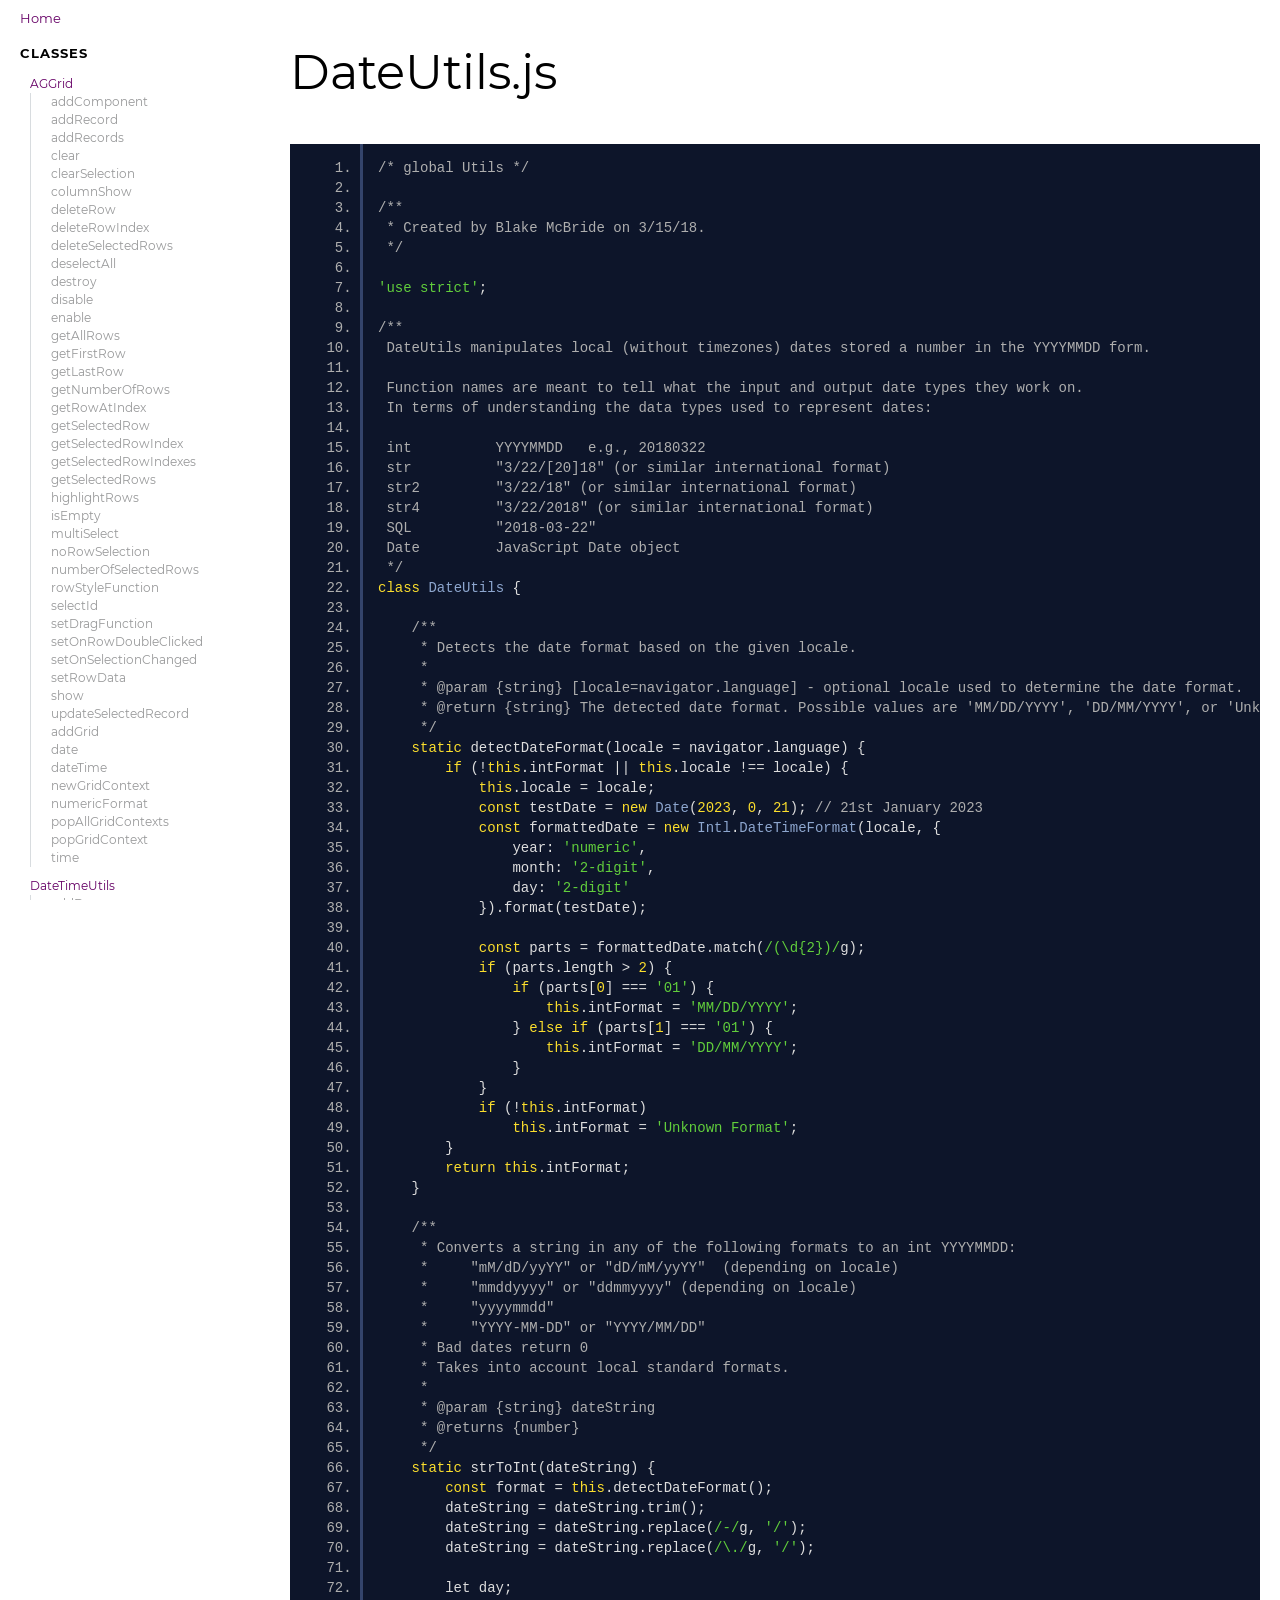
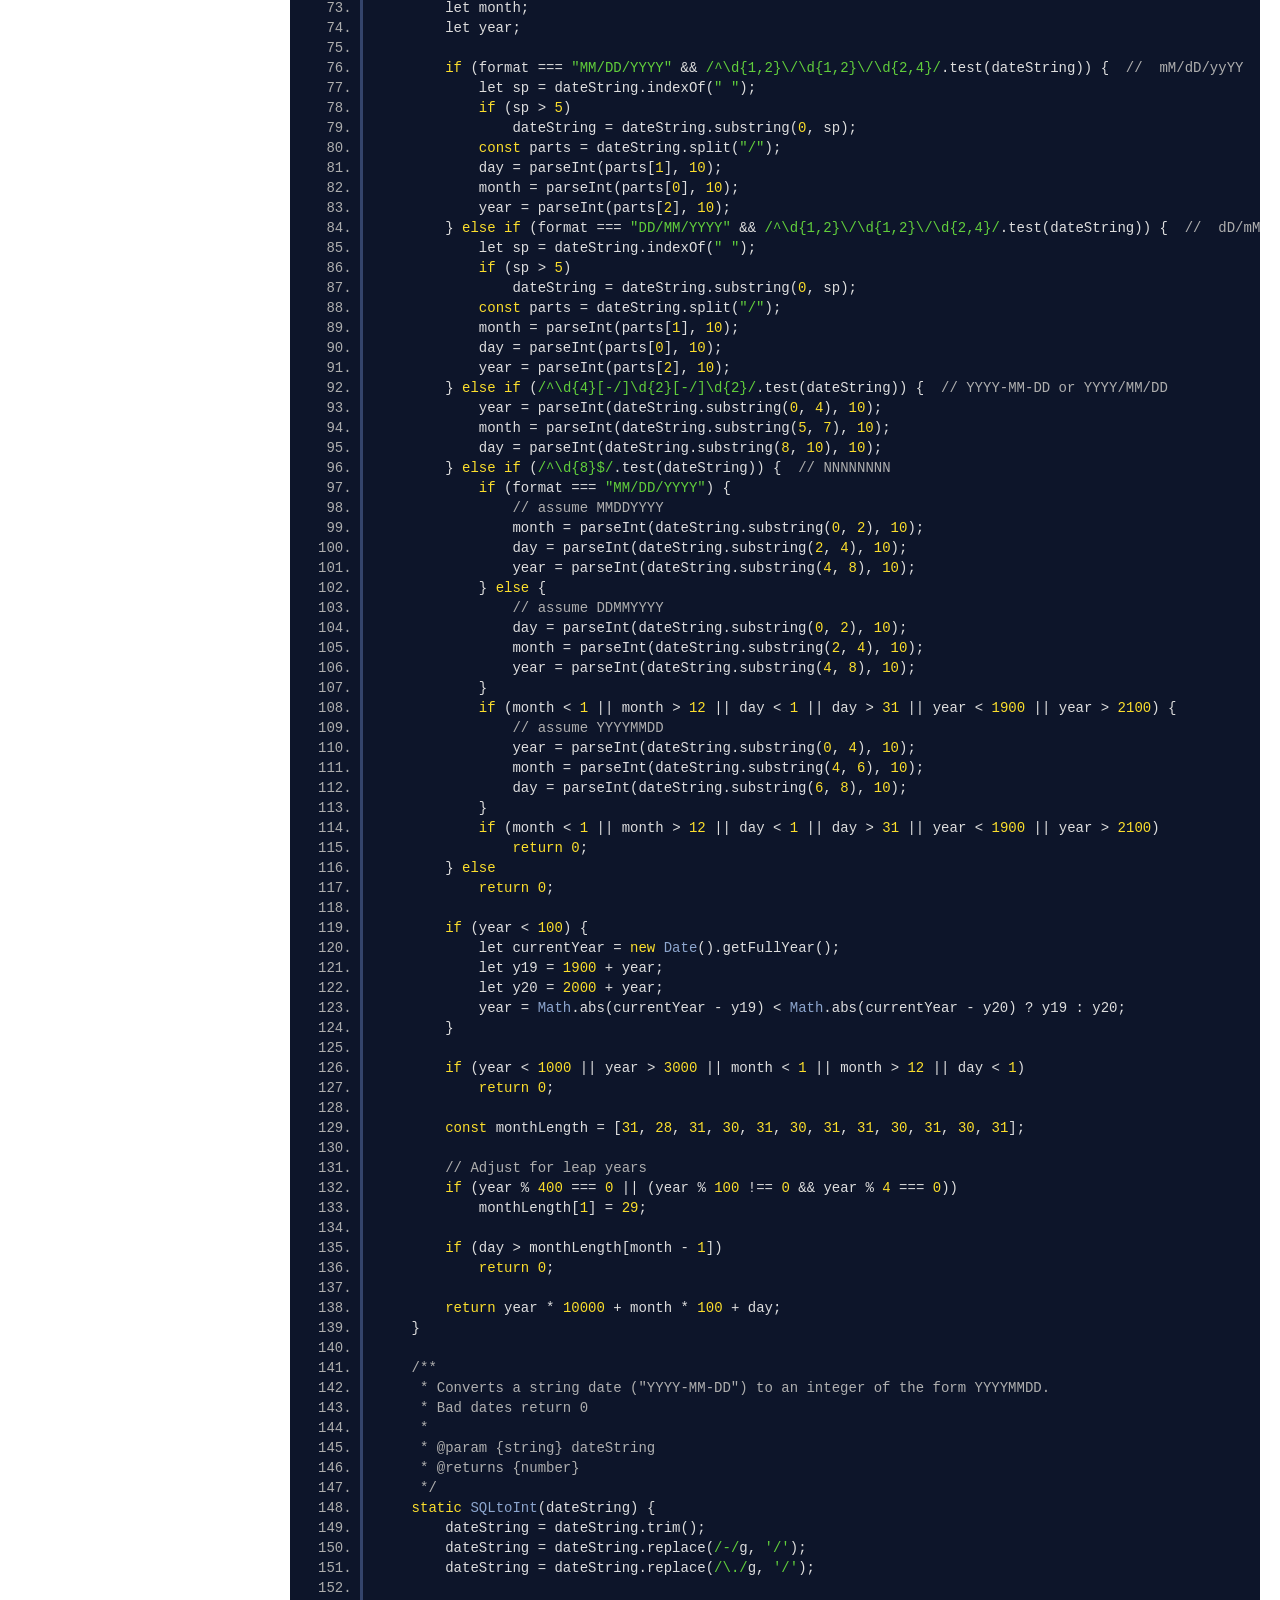
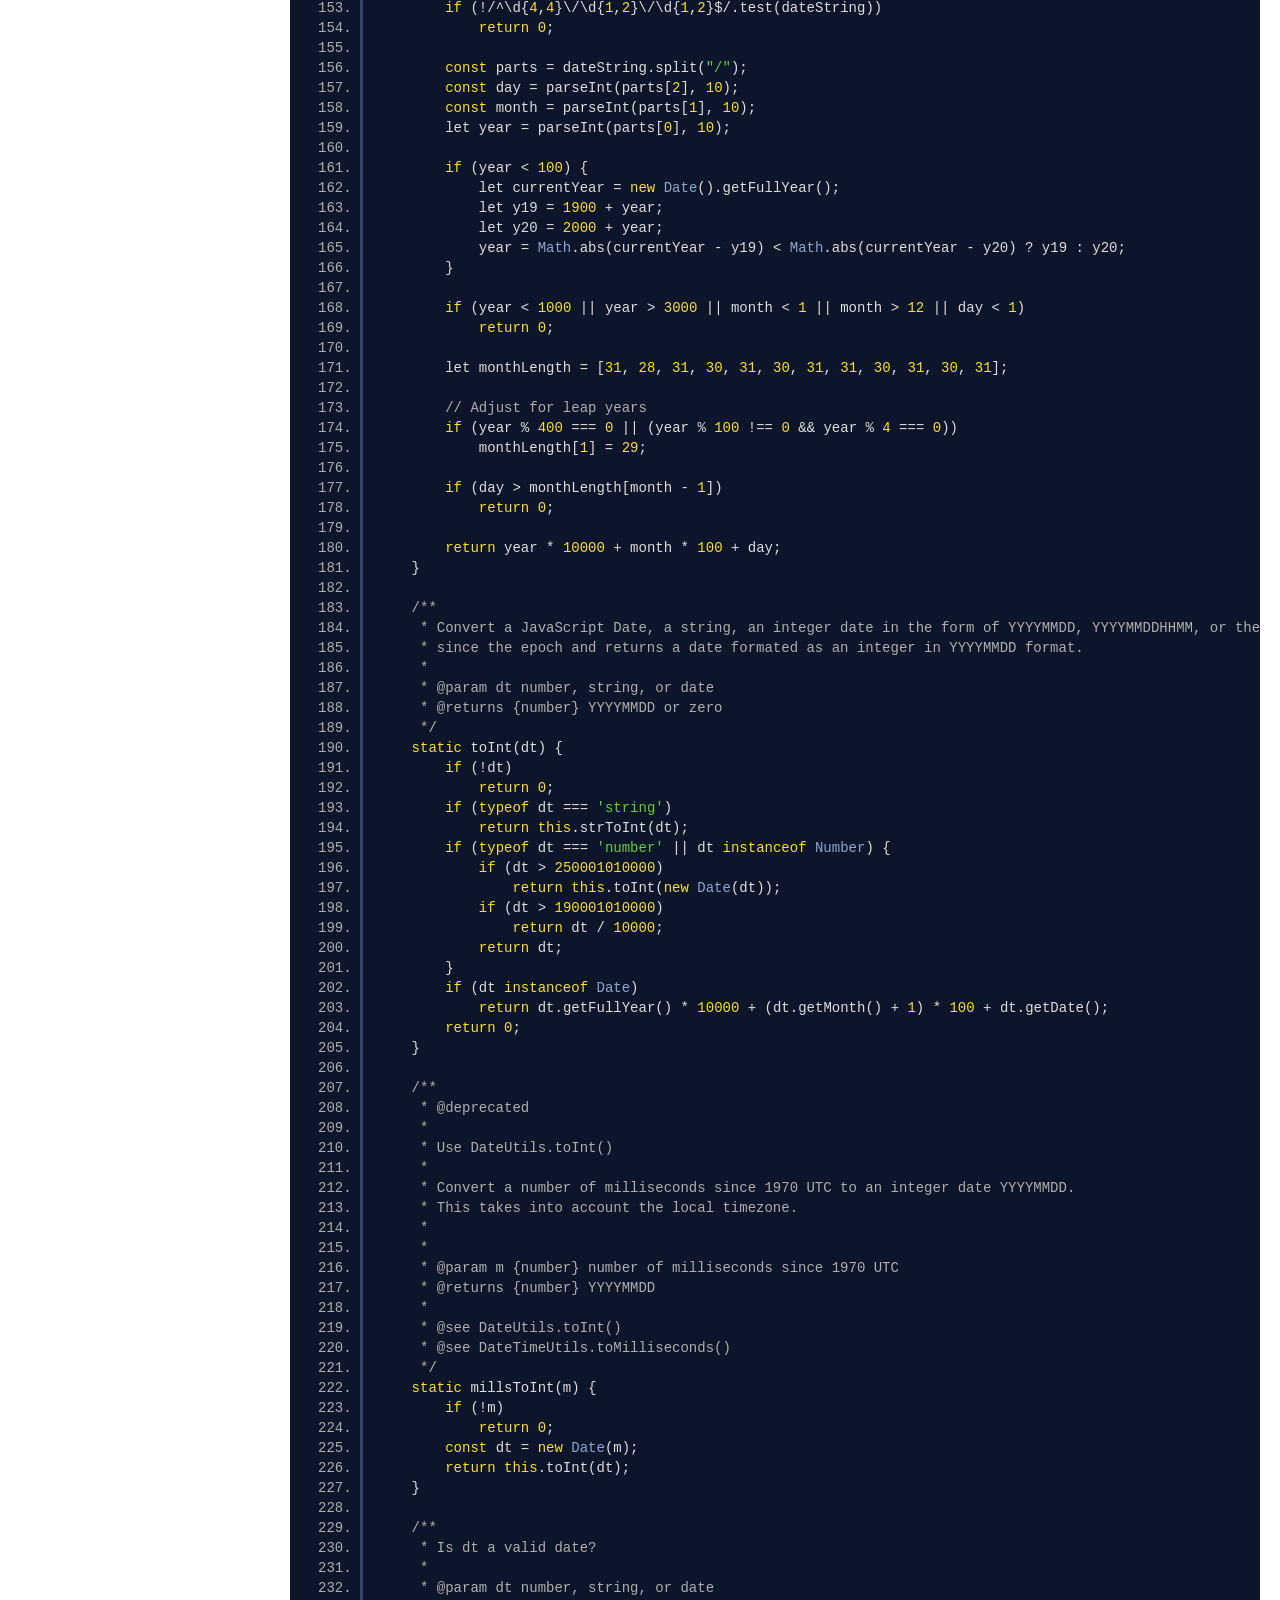
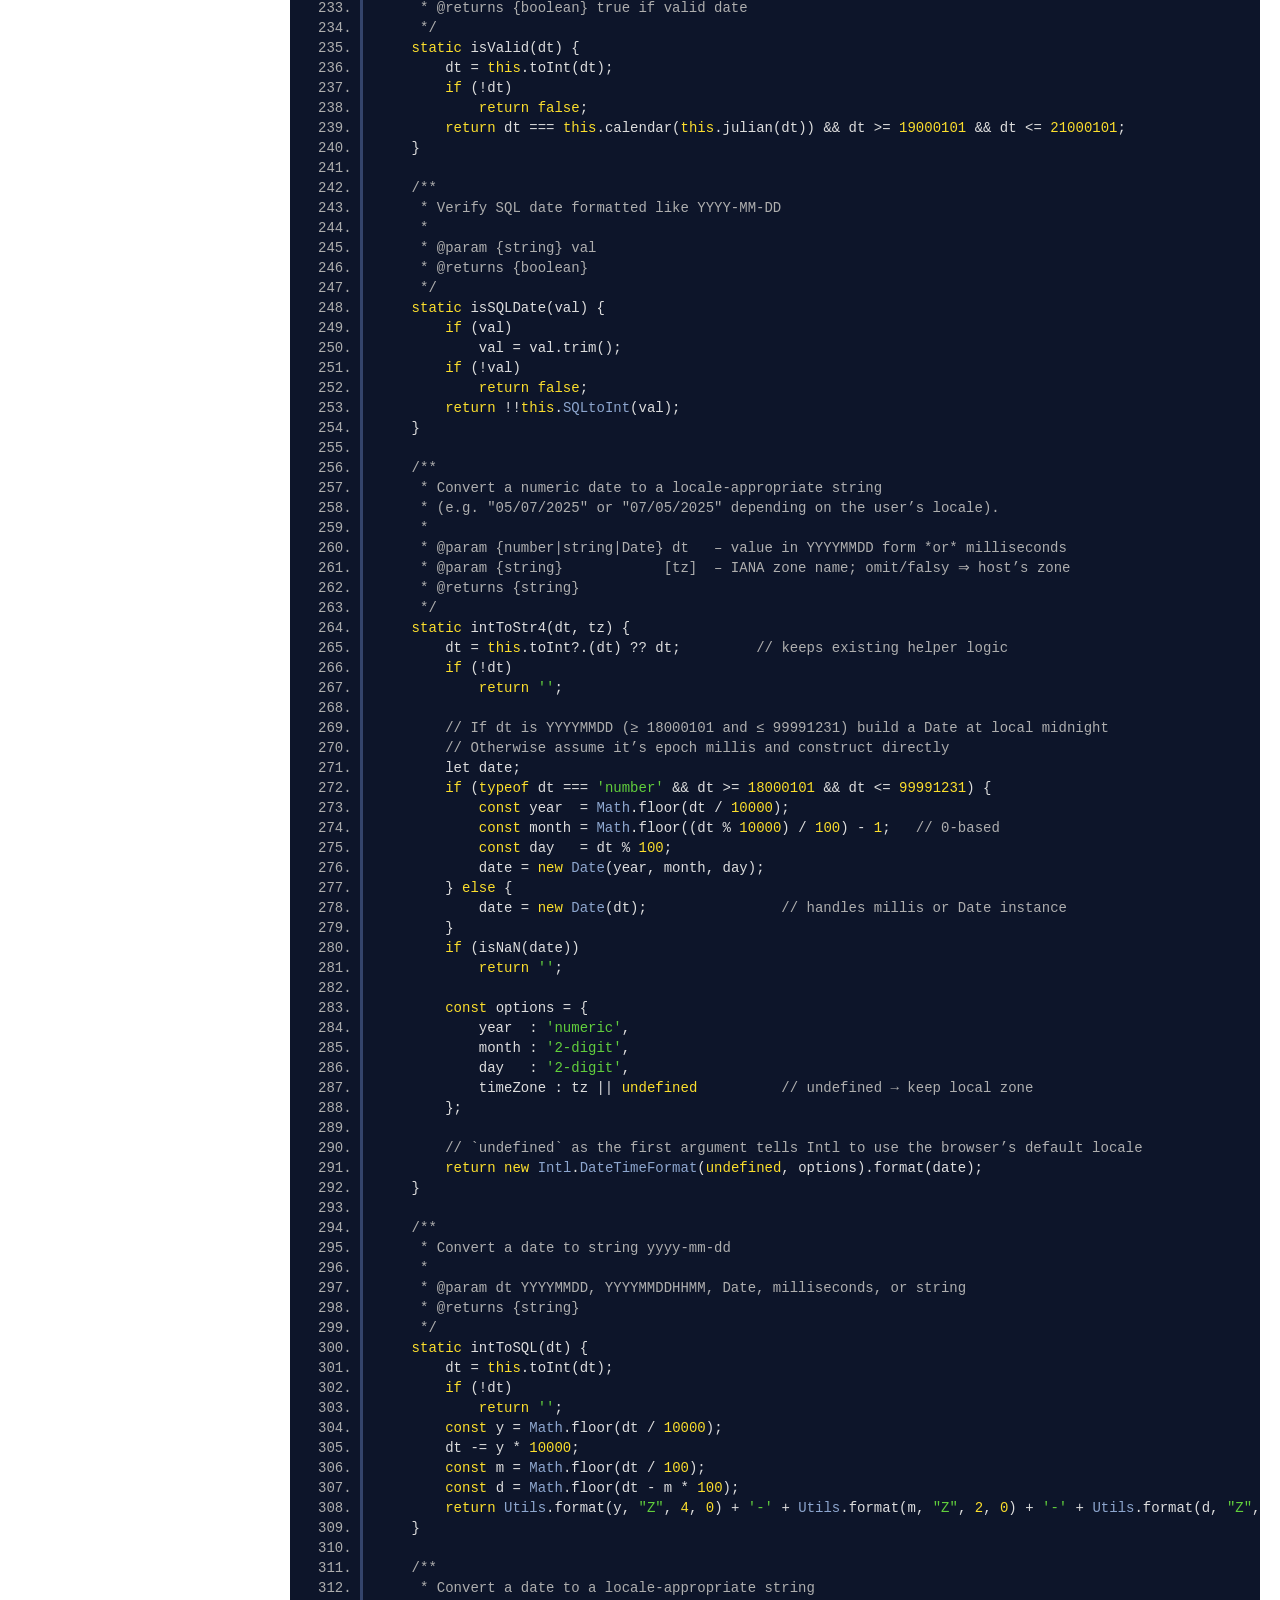
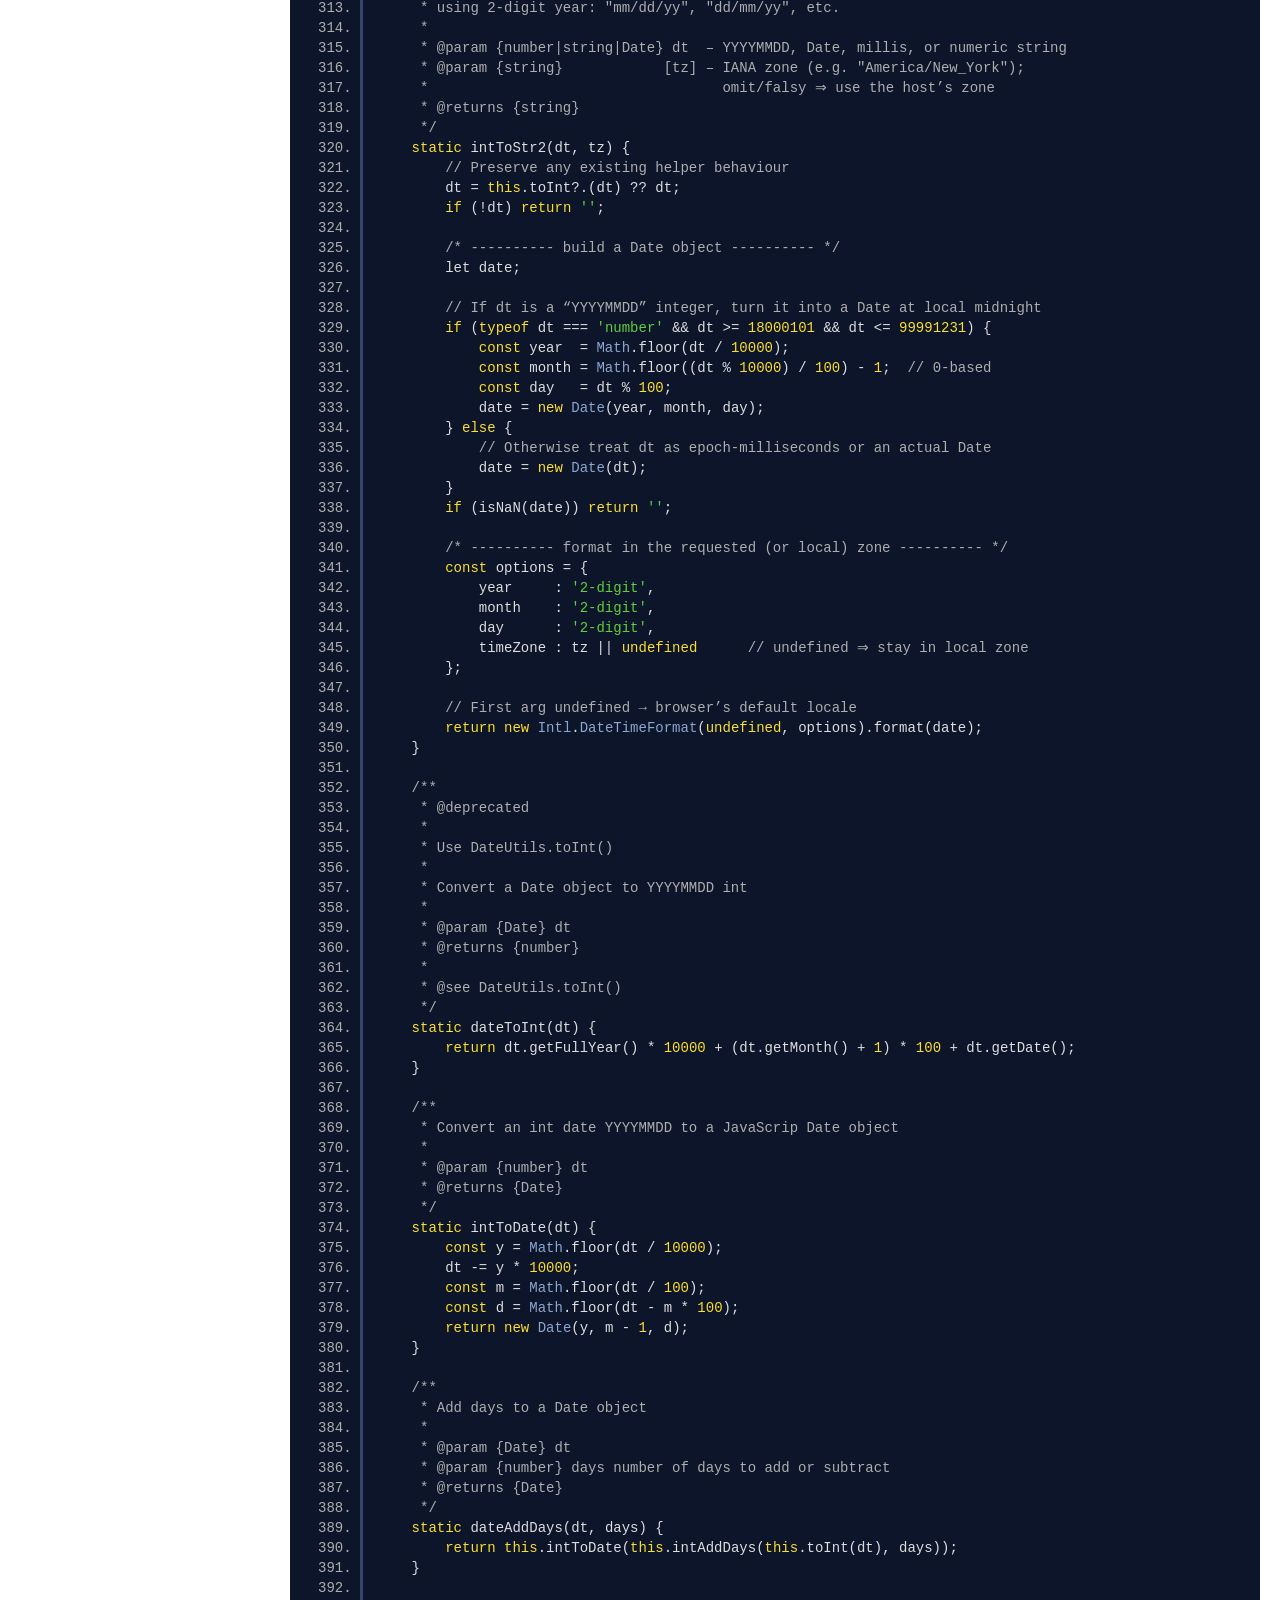
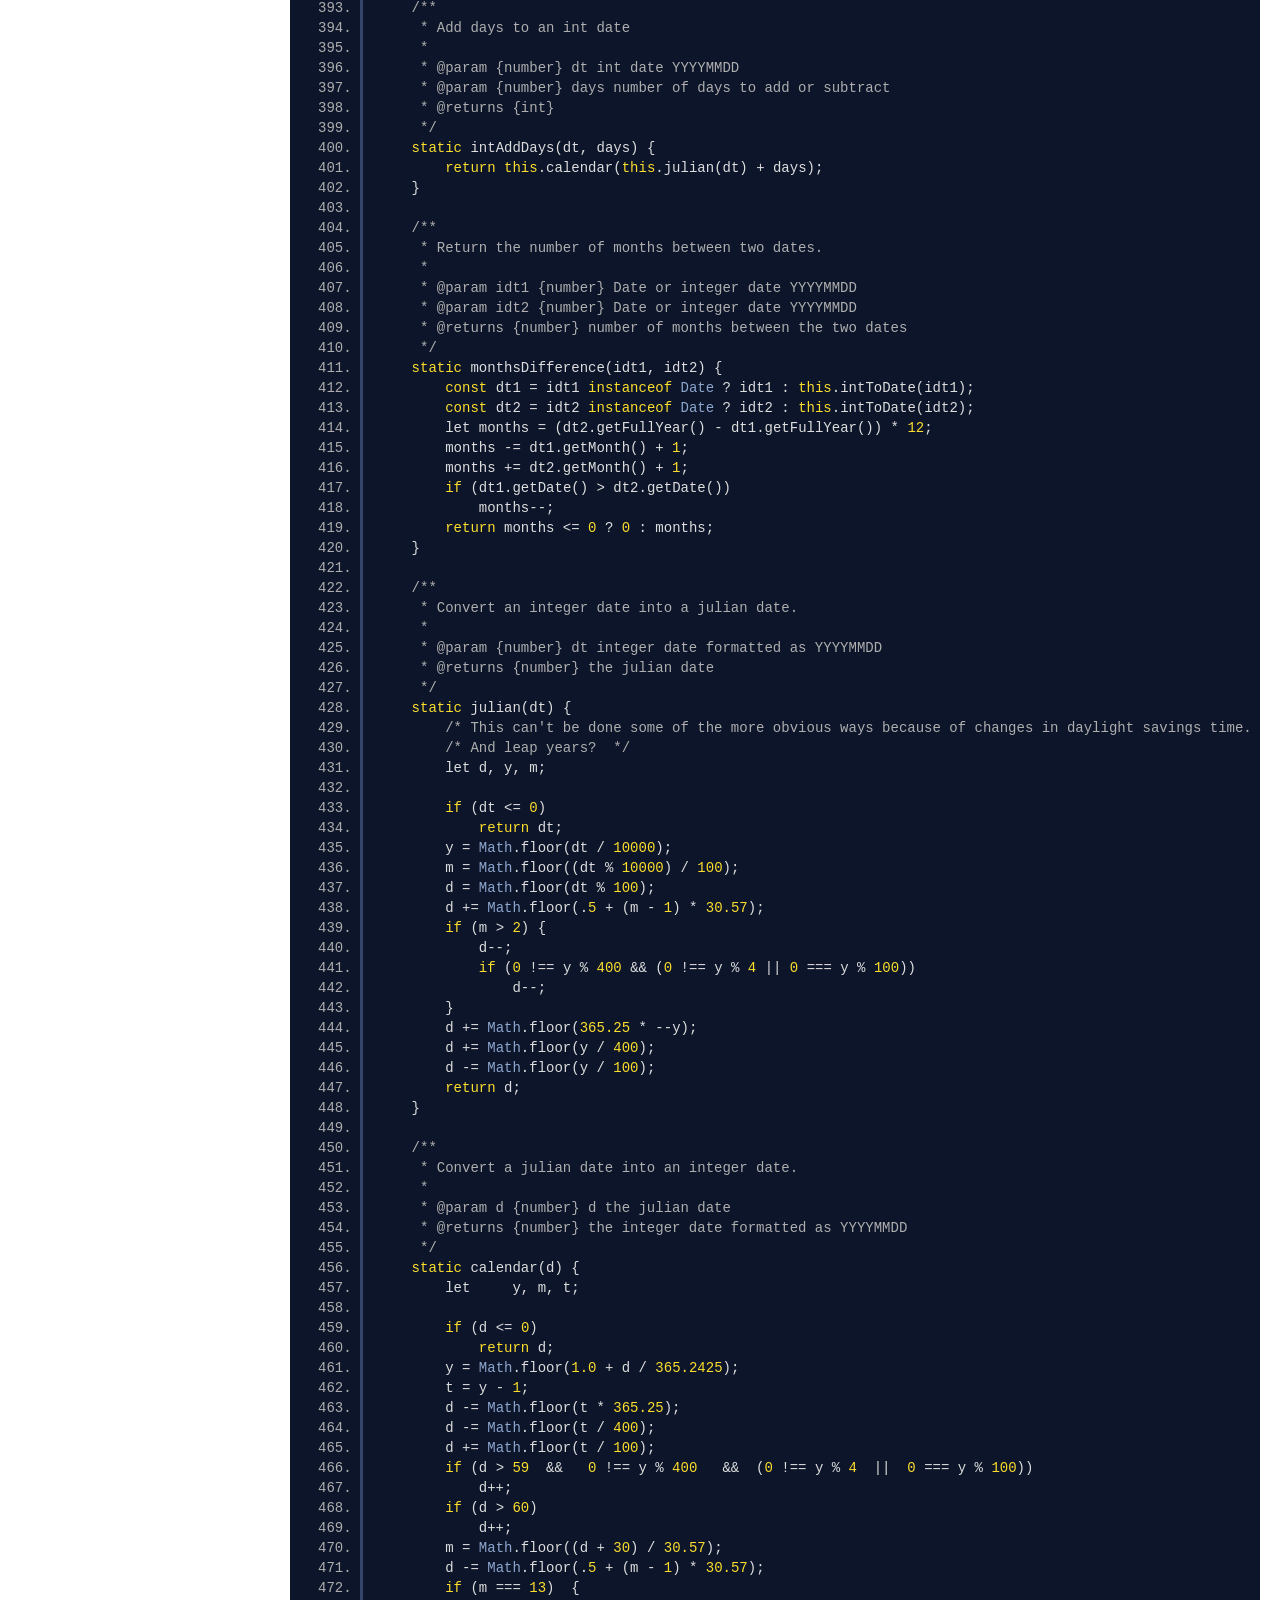
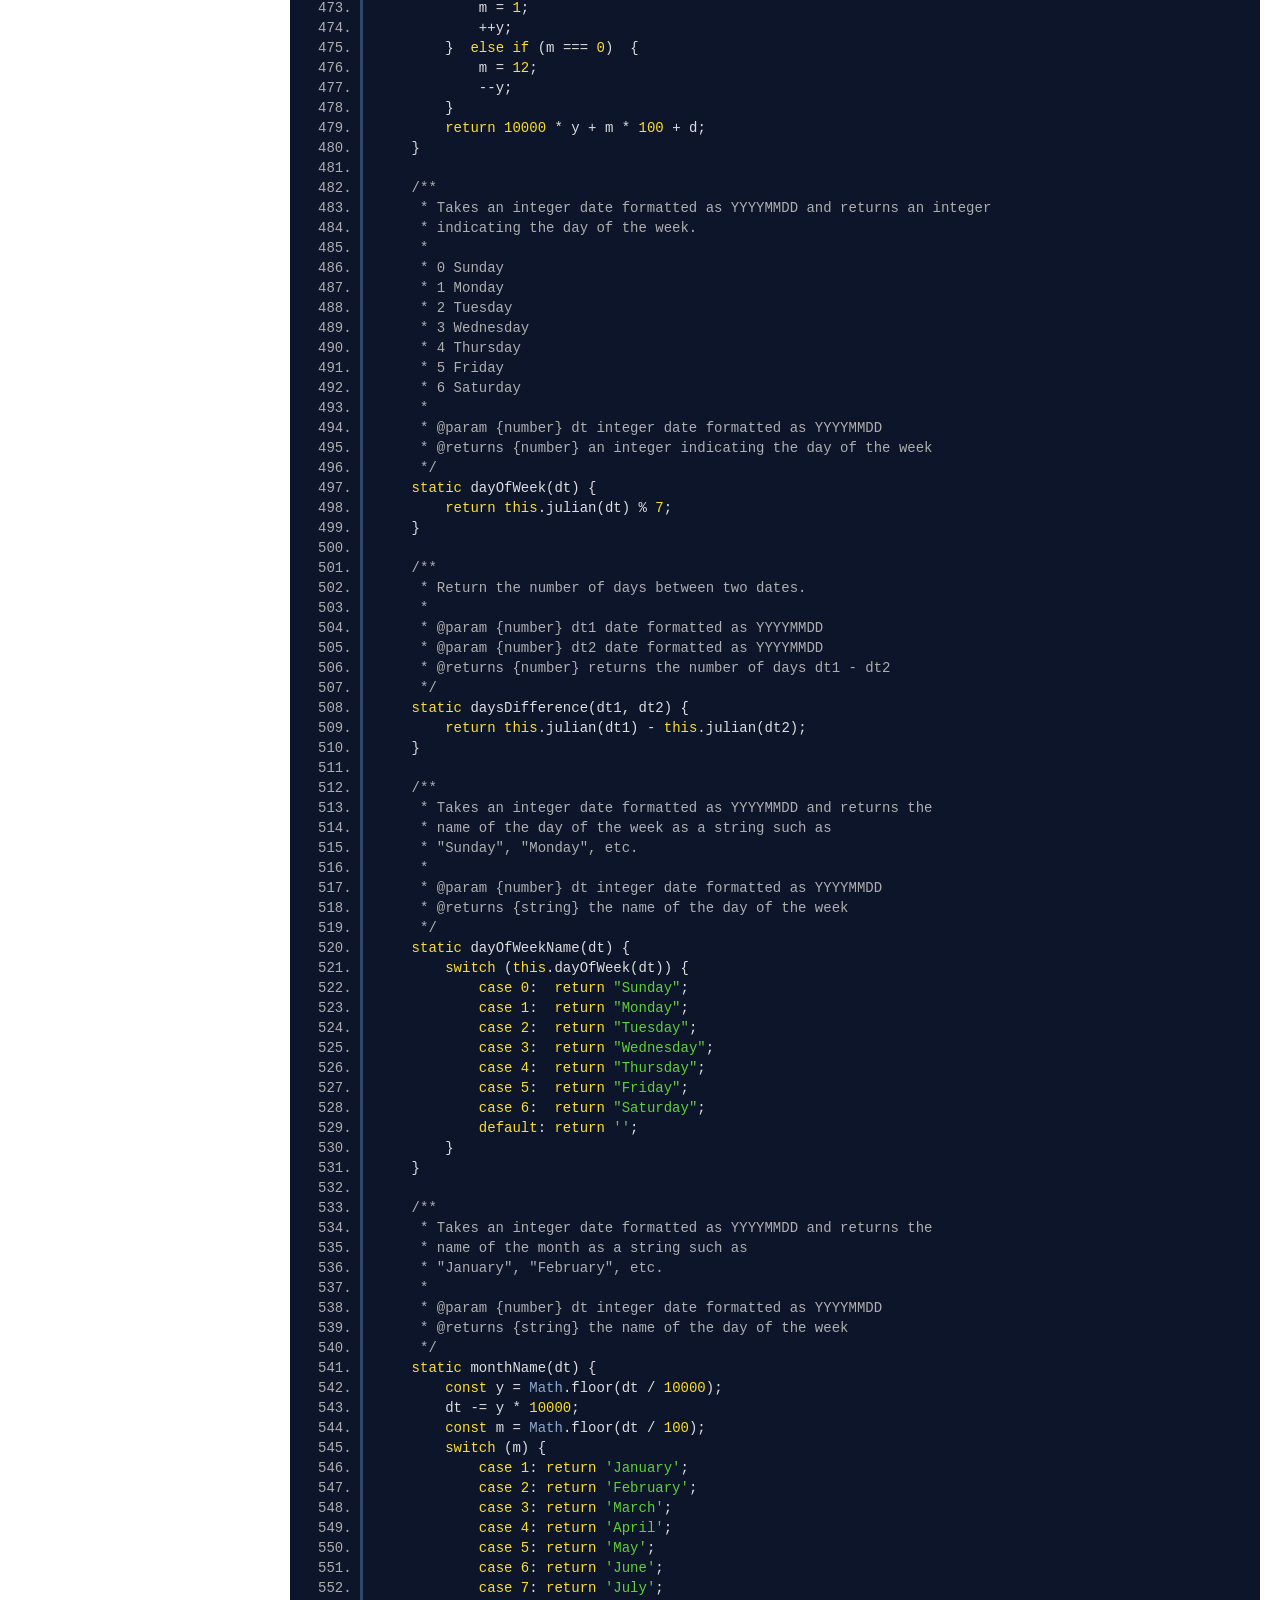
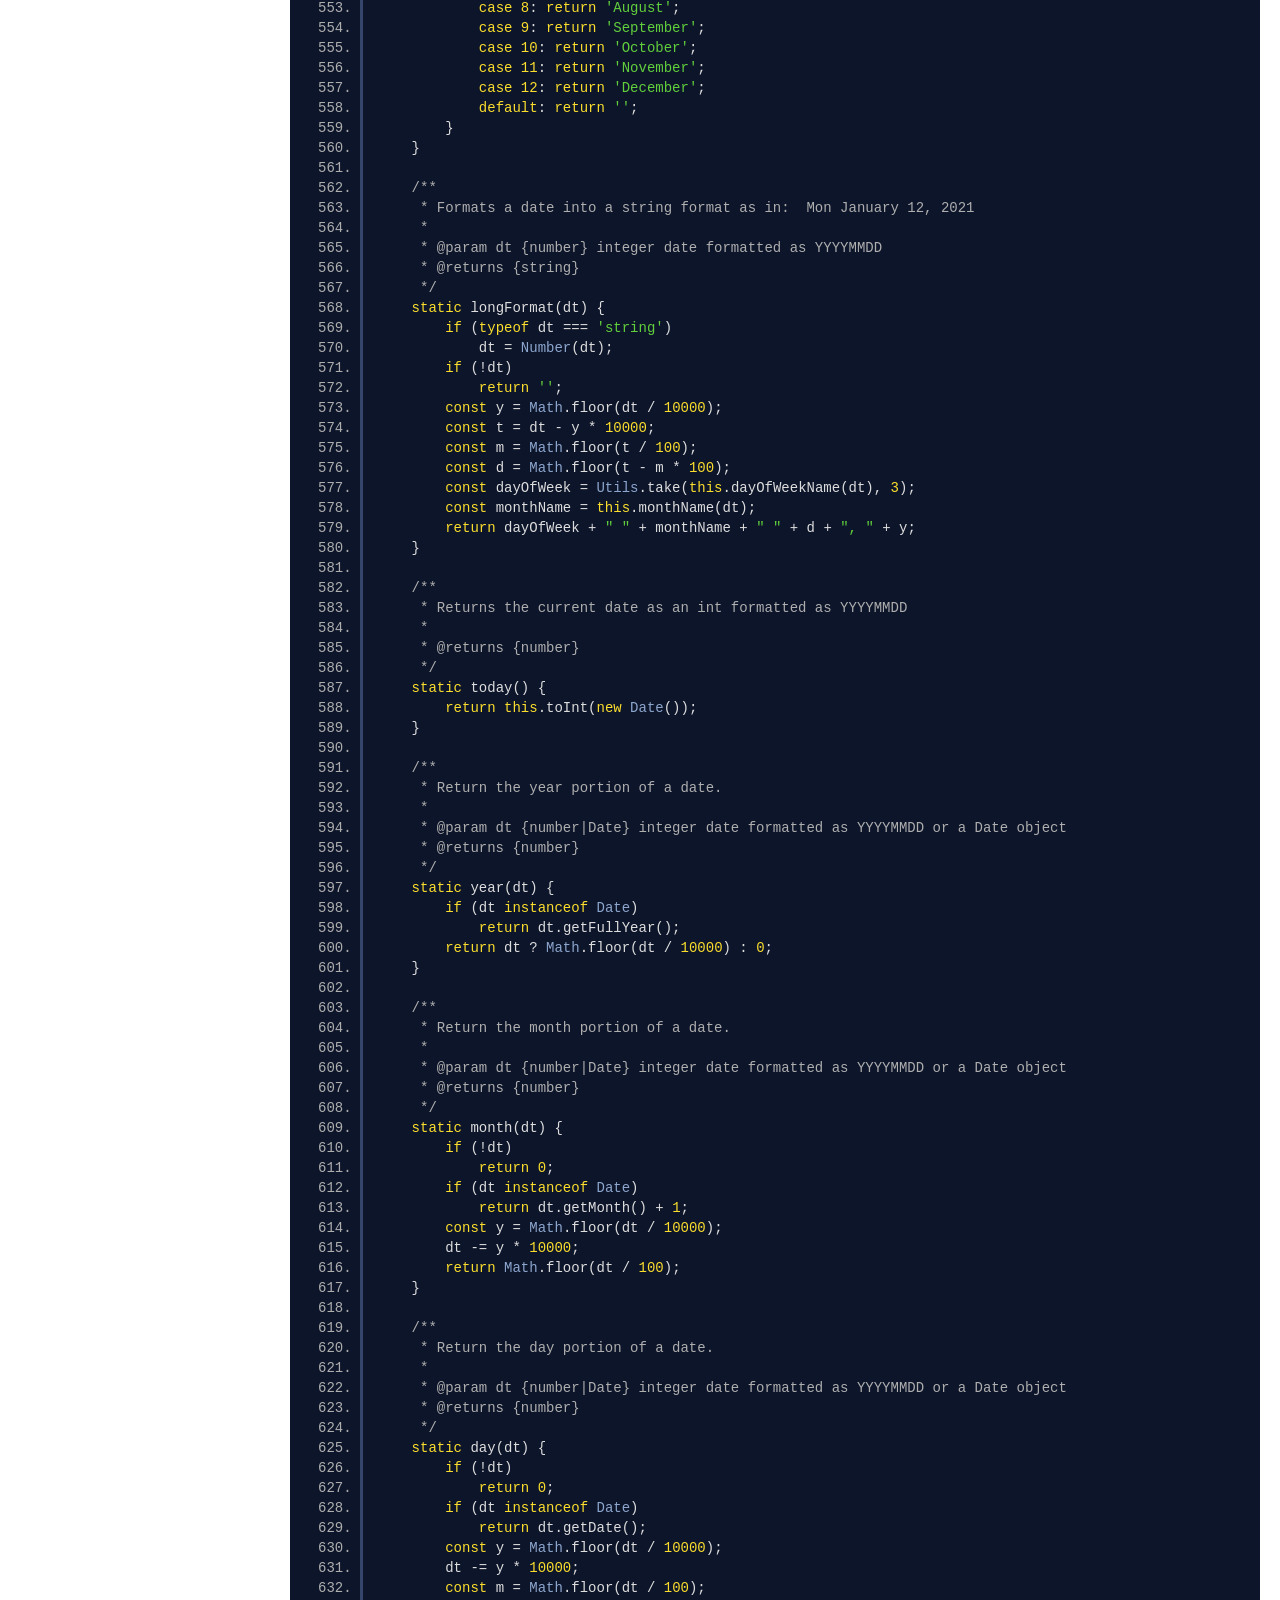
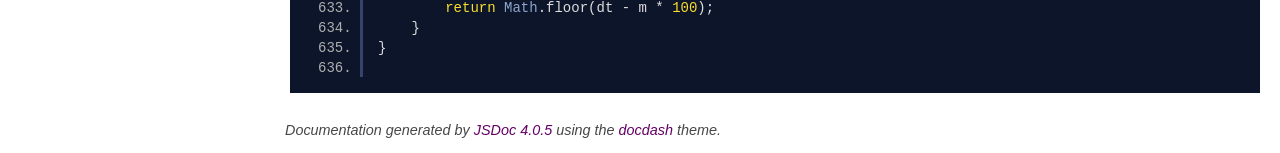
<file: manual/jsdoc/DateUtils.js.html>
<!DOCTYPE html>
<html lang="en">
<head>
    
    <meta charset="utf-8">
    <title>DateUtils.js - Documentation</title>
    
    
    <script src="scripts/prettify/prettify.js"></script>
    <script src="scripts/prettify/lang-css.js"></script>
    <!--[if lt IE 9]>
      <script src="//html5shiv.googlecode.com/svn/trunk/html5.js"></script>
    <![endif]-->
    <link type="text/css" rel="stylesheet" href="styles/prettify.css">
    <link type="text/css" rel="stylesheet" href="styles/jsdoc.css">
    <script src="scripts/nav.js" defer></script>
    
    <meta name="viewport" content="width=device-width, initial-scale=1.0">
</head>
<body>

<input type="checkbox" id="nav-trigger" class="nav-trigger" />
<label for="nav-trigger" class="navicon-button x">
  <div class="navicon"></div>
</label>

<label for="nav-trigger" class="overlay"></label>

<nav >
    
    
    <h2><a href="index.html">Home</a></h2><h3>Classes</h3><ul><li><a href="AGGrid.html">AGGrid</a><ul class='methods'><li data-type='method'><a href="AGGrid.html#addComponent">addComponent</a></li><li data-type='method'><a href="AGGrid.html#addRecord">addRecord</a></li><li data-type='method'><a href="AGGrid.html#addRecords">addRecords</a></li><li data-type='method'><a href="AGGrid.html#clear">clear</a></li><li data-type='method'><a href="AGGrid.html#clearSelection">clearSelection</a></li><li data-type='method'><a href="AGGrid.html#columnShow">columnShow</a></li><li data-type='method'><a href="AGGrid.html#deleteRow">deleteRow</a></li><li data-type='method'><a href="AGGrid.html#deleteRowIndex">deleteRowIndex</a></li><li data-type='method'><a href="AGGrid.html#deleteSelectedRows">deleteSelectedRows</a></li><li data-type='method'><a href="AGGrid.html#deselectAll">deselectAll</a></li><li data-type='method'><a href="AGGrid.html#destroy">destroy</a></li><li data-type='method'><a href="AGGrid.html#disable">disable</a></li><li data-type='method'><a href="AGGrid.html#enable">enable</a></li><li data-type='method'><a href="AGGrid.html#getAllRows">getAllRows</a></li><li data-type='method'><a href="AGGrid.html#getFirstRow">getFirstRow</a></li><li data-type='method'><a href="AGGrid.html#getLastRow">getLastRow</a></li><li data-type='method'><a href="AGGrid.html#getNumberOfRows">getNumberOfRows</a></li><li data-type='method'><a href="AGGrid.html#getRowAtIndex">getRowAtIndex</a></li><li data-type='method'><a href="AGGrid.html#getSelectedRow">getSelectedRow</a></li><li data-type='method'><a href="AGGrid.html#getSelectedRowIndex">getSelectedRowIndex</a></li><li data-type='method'><a href="AGGrid.html#getSelectedRowIndexes">getSelectedRowIndexes</a></li><li data-type='method'><a href="AGGrid.html#getSelectedRows">getSelectedRows</a></li><li data-type='method'><a href="AGGrid.html#highlightRows">highlightRows</a></li><li data-type='method'><a href="AGGrid.html#isEmpty">isEmpty</a></li><li data-type='method'><a href="AGGrid.html#multiSelect">multiSelect</a></li><li data-type='method'><a href="AGGrid.html#noRowSelection">noRowSelection</a></li><li data-type='method'><a href="AGGrid.html#numberOfSelectedRows">numberOfSelectedRows</a></li><li data-type='method'><a href="AGGrid.html#rowStyleFunction">rowStyleFunction</a></li><li data-type='method'><a href="AGGrid.html#selectId">selectId</a></li><li data-type='method'><a href="AGGrid.html#setDragFunction">setDragFunction</a></li><li data-type='method'><a href="AGGrid.html#setOnRowDoubleClicked">setOnRowDoubleClicked</a></li><li data-type='method'><a href="AGGrid.html#setOnSelectionChanged">setOnSelectionChanged</a></li><li data-type='method'><a href="AGGrid.html#setRowData">setRowData</a></li><li data-type='method'><a href="AGGrid.html#show">show</a></li><li data-type='method'><a href="AGGrid.html#updateSelectedRecord">updateSelectedRecord</a></li><li data-type='method'><a href="AGGrid.html#.addGrid">addGrid</a></li><li data-type='method'><a href="AGGrid.html#.date">date</a></li><li data-type='method'><a href="AGGrid.html#.dateTime">dateTime</a></li><li data-type='method'><a href="AGGrid.html#.newGridContext">newGridContext</a></li><li data-type='method'><a href="AGGrid.html#.numericFormat">numericFormat</a></li><li data-type='method'><a href="AGGrid.html#.popAllGridContexts">popAllGridContexts</a></li><li data-type='method'><a href="AGGrid.html#.popGridContext">popGridContext</a></li><li data-type='method'><a href="AGGrid.html#.time">time</a></li></ul></li><li><a href="DateTimeUtils.html">DateTimeUtils</a><ul class='methods'><li data-type='method'><a href="DateTimeUtils.html#.addDays">addDays</a></li><li data-type='method'><a href="DateTimeUtils.html#.addHours">addHours</a></li><li data-type='method'><a href="DateTimeUtils.html#.addHours">addHours</a></li><li data-type='method'><a href="DateTimeUtils.html#.addMinutes">addMinutes</a></li><li data-type='method'><a href="DateTimeUtils.html#.addMinutes">addMinutes</a></li><li data-type='method'><a href="DateTimeUtils.html#.addMonths">addMonths</a></li><li data-type='method'><a href="DateTimeUtils.html#.addYears">addYears</a></li><li data-type='method'><a href="DateTimeUtils.html#.create">create</a></li><li data-type='method'><a href="DateTimeUtils.html#.createDate">createDate</a></li><li data-type='method'><a href="DateTimeUtils.html#.dateOnlyEpoch">dateOnlyEpoch</a></li><li data-type='method'><a href="DateTimeUtils.html#.dateToStd">dateToStd</a></li><li data-type='method'><a href="DateTimeUtils.html#.diffMinutes">diffMinutes</a></li><li data-type='method'><a href="DateTimeUtils.html#.displayEpochToEpoch">displayEpochToEpoch</a></li><li data-type='method'><a href="DateTimeUtils.html#.epochFromDateAndTime">epochFromDateAndTime</a></li><li data-type='method'><a href="DateTimeUtils.html#.epochToDisplayEpoch">epochToDisplayEpoch</a></li><li data-type='method'><a href="DateTimeUtils.html#.formatDate">formatDate</a></li><li data-type='method'><a href="DateTimeUtils.html#.formatDateLong">formatDateLong</a></li><li data-type='method'><a href="DateTimeUtils.html#.formatDateTime">formatDateTime</a></li><li data-type='method'><a href="DateTimeUtils.html#.getDate">getDate</a></li><li data-type='method'><a href="DateTimeUtils.html#.getLocalTimezoneLongText">getLocalTimezoneLongText</a></li><li data-type='method'><a href="DateTimeUtils.html#.getLocalTimezoneShortText">getLocalTimezoneShortText</a></li><li data-type='method'><a href="DateTimeUtils.html#.getTime">getTime</a></li><li data-type='method'><a href="DateTimeUtils.html#.getTimeZoneOffsetMs">getTimeZoneOffsetMs</a></li><li data-type='method'><a href="DateTimeUtils.html#.localZone">localZone</a></li><li data-type='method'><a href="DateTimeUtils.html#.newYmdhm">newYmdhm</a></li><li data-type='method'><a href="DateTimeUtils.html#.now">now</a></li><li data-type='method'><a href="DateTimeUtils.html#.stdToDate">stdToDate</a></li><li data-type='method'><a href="DateTimeUtils.html#.timeOnlyEpoch">timeOnlyEpoch</a></li><li data-type='method'><a href="DateTimeUtils.html#.toDate">toDate</a></li><li data-type='method'><a href="DateTimeUtils.html#.toEpoch">toEpoch</a></li><li data-type='method'><a href="DateTimeUtils.html#.toIntDate">toIntDate</a></li><li data-type='method'><a href="DateTimeUtils.html#.toIntTime">toIntTime</a></li><li data-type='method'><a href="DateTimeUtils.html#.toMilliseconds">toMilliseconds</a></li><li data-type='method'><a href="DateTimeUtils.html#.toYmdhm">toYmdhm</a></li></ul></li><li><a href="DateUtils.html">DateUtils</a><ul class='methods'><li data-type='method'><a href="DateUtils.html#.SQLtoInt">SQLtoInt</a></li><li data-type='method'><a href="DateUtils.html#.calendar">calendar</a></li><li data-type='method'><a href="DateUtils.html#.dateAddDays">dateAddDays</a></li><li data-type='method'><a href="DateUtils.html#.dateToInt">dateToInt</a></li><li data-type='method'><a href="DateUtils.html#.day">day</a></li><li data-type='method'><a href="DateUtils.html#.dayOfWeek">dayOfWeek</a></li><li data-type='method'><a href="DateUtils.html#.dayOfWeekName">dayOfWeekName</a></li><li data-type='method'><a href="DateUtils.html#.daysDifference">daysDifference</a></li><li data-type='method'><a href="DateUtils.html#.detectDateFormat">detectDateFormat</a></li><li data-type='method'><a href="DateUtils.html#.intAddDays">intAddDays</a></li><li data-type='method'><a href="DateUtils.html#.intToDate">intToDate</a></li><li data-type='method'><a href="DateUtils.html#.intToSQL">intToSQL</a></li><li data-type='method'><a href="DateUtils.html#.intToStr2">intToStr2</a></li><li data-type='method'><a href="DateUtils.html#.intToStr4">intToStr4</a></li><li data-type='method'><a href="DateUtils.html#.isSQLDate">isSQLDate</a></li><li data-type='method'><a href="DateUtils.html#.isValid">isValid</a></li><li data-type='method'><a href="DateUtils.html#.julian">julian</a></li><li data-type='method'><a href="DateUtils.html#.longFormat">longFormat</a></li><li data-type='method'><a href="DateUtils.html#.millsToInt">millsToInt</a></li><li data-type='method'><a href="DateUtils.html#.month">month</a></li><li data-type='method'><a href="DateUtils.html#.monthName">monthName</a></li><li data-type='method'><a href="DateUtils.html#.monthsDifference">monthsDifference</a></li><li data-type='method'><a href="DateUtils.html#.strToInt">strToInt</a></li><li data-type='method'><a href="DateUtils.html#.toInt">toInt</a></li><li data-type='method'><a href="DateUtils.html#.today">today</a></li><li data-type='method'><a href="DateUtils.html#.year">year</a></li></ul></li><li><a href="Editor.html">Editor</a><ul class='methods'><li data-type='method'><a href="Editor.html#clear">clear</a></li><li data-type='method'><a href="Editor.html#dispose">dispose</a></li><li data-type='method'><a href="Editor.html#getHtml">getHtml</a></li><li data-type='method'><a href="Editor.html#getText">getText</a></li><li data-type='method'><a href="Editor.html#printEditorContent">printEditorContent</a></li><li data-type='method'><a href="Editor.html#readOnly">readOnly</a></li><li data-type='method'><a href="Editor.html#readWrite">readWrite</a></li><li data-type='method'><a href="Editor.html#setHtml">setHtml</a></li><li data-type='method'><a href="Editor.html#.addEditor">addEditor</a></li><li data-type='method'><a href="Editor.html#.create">create</a></li><li data-type='method'><a href="Editor.html#.newEditorContext">newEditorContext</a></li><li data-type='method'><a href="Editor.html#.popAllEditorContexts">popAllEditorContexts</a></li><li data-type='method'><a href="Editor.html#.popEditorContext">popEditorContext</a></li></ul></li><li><a href="MutableString.html">MutableString</a><ul class='methods'><li data-type='method'><a href="MutableString.html#append">append</a></li><li data-type='method'><a href="MutableString.html#charAt">charAt</a></li><li data-type='method'><a href="MutableString.html#clear">clear</a></li><li data-type='method'><a href="MutableString.html#delete">delete</a></li><li data-type='method'><a href="MutableString.html#insert">insert</a></li><li data-type='method'><a href="MutableString.html#length">length</a></li><li data-type='method'><a href="MutableString.html#prepend">prepend</a></li><li data-type='method'><a href="MutableString.html#removeFromEnd">removeFromEnd</a></li><li data-type='method'><a href="MutableString.html#removeFromStart">removeFromStart</a></li><li data-type='method'><a href="MutableString.html#replace">replace</a></li><li data-type='method'><a href="MutableString.html#setCharAt">setCharAt</a></li><li data-type='method'><a href="MutableString.html#toString">toString</a></li></ul></li><li><a href="NumberUtils.html">NumberUtils</a><ul class='methods'><li data-type='method'><a href="NumberUtils.html#.floatEqual">floatEqual</a></li><li data-type='method'><a href="NumberUtils.html#.round">round</a></li><li data-type='method'><a href="NumberUtils.html#.roundDown">roundDown</a></li><li data-type='method'><a href="NumberUtils.html#.roundUp">roundUp</a></li></ul></li><li><a href="Server.html">Server</a><ul class='methods'><li data-type='method'><a href="Server.html#.binaryCall">binaryCall</a></li><li data-type='method'><a href="Server.html#.call">call</a></li><li data-type='method'><a href="Server.html#.callAll">callAll</a></li><li data-type='method'><a href="Server.html#.fileUploadSend">fileUploadSend</a></li><li data-type='method'><a href="Server.html#.logout">logout</a></li><li data-type='method'><a href="Server.html#.setMaxInactivityHours">setMaxInactivityHours</a></li><li data-type='method'><a href="Server.html#.setMaxInactivityMinutes">setMaxInactivityMinutes</a></li><li data-type='method'><a href="Server.html#.setMaxInactivitySeconds">setMaxInactivitySeconds</a></li><li data-type='method'><a href="Server.html#.setURL">setURL</a></li></ul></li><li><a href="TimeUtils.html">TimeUtils</a><ul class='methods'><li data-type='method'><a href="TimeUtils.html#.addHours">addHours</a></li><li data-type='method'><a href="TimeUtils.html#.addMinutes">addMinutes</a></li><li data-type='method'><a href="TimeUtils.html#.current">current</a></li><li data-type='method'><a href="TimeUtils.html#.dateToTime">dateToTime</a></li><li data-type='method'><a href="TimeUtils.html#.diff">diff</a></li><li data-type='method'><a href="TimeUtils.html#.format">format</a></li><li data-type='method'><a href="TimeUtils.html#.formatLong">formatLong</a></li><li data-type='method'><a href="TimeUtils.html#.hours">hours</a></li><li data-type='method'><a href="TimeUtils.html#.isValid">isValid</a></li><li data-type='method'><a href="TimeUtils.html#.millsToInt">millsToInt</a></li><li data-type='method'><a href="TimeUtils.html#.minutes">minutes</a></li><li data-type='method'><a href="TimeUtils.html#.minutesToTime">minutesToTime</a></li><li data-type='method'><a href="TimeUtils.html#.strToInt">strToInt</a></li><li data-type='method'><a href="TimeUtils.html#.toInt">toInt</a></li><li data-type='method'><a href="TimeUtils.html#.totalMinutes">totalMinutes</a></li></ul></li><li><a href="Utils.html">Utils</a><ul class='methods'><li data-type='method'><a href="Utils.html#.appendChild">appendChild</a></li><li data-type='method'><a href="Utils.html#.assureArray">assureArray</a></li><li data-type='method'><a href="Utils.html#.beep">beep</a></li><li data-type='method'><a href="Utils.html#.cleanup">cleanup</a></li><li data-type='method'><a href="Utils.html#.clearAllEnterContexts">clearAllEnterContexts</a></li><li data-type='method'><a href="Utils.html#.clearSomeControlValueChanged">clearSomeControlValueChanged</a></li><li data-type='method'><a href="Utils.html#.cloneArrayShallow">cloneArrayShallow</a></li><li data-type='method'><a href="Utils.html#.convertToArray">convertToArray</a></li><li data-type='method'><a href="Utils.html#.countProperties">countProperties</a></li><li data-type='method'><a href="Utils.html#.didSomeControlValueChange">didSomeControlValueChange</a></li><li data-type='method'><a href="Utils.html#.drop">drop</a></li><li data-type='method'><a href="Utils.html#.eraseChildren">eraseChildren</a></li><li data-type='method'><a href="Utils.html#.fileNameExtension">fileNameExtension</a></li><li data-type='method'><a href="Utils.html#.fixCapitalization">fixCapitalization</a></li><li data-type='method'><a href="Utils.html#.format">format</a></li><li data-type='method'><a href="Utils.html#.formatSsn">formatSsn</a></li><li data-type='method'><a href="Utils.html#.formatb">formatb</a></li><li data-type='method'><a href="Utils.html#.getAndEraseData">getAndEraseData</a></li><li data-type='method'><a href="Utils.html#.getAppUrl">getAppUrl</a></li><li data-type='method'><a href="Utils.html#.getData">getData</a></li><li data-type='method'><a href="Utils.html#.getEmailFromAddressWithName">getEmailFromAddressWithName</a></li><li data-type='method'><a href="Utils.html#.getFileUploadCount">getFileUploadCount</a></li><li data-type='method'><a href="Utils.html#.getFileUploadFormData">getFileUploadFormData</a></li><li data-type='method'><a href="Utils.html#.getLastError">getLastError</a></li><li data-type='method'><a href="Utils.html#.getLastErrorDate">getLastErrorDate</a></li><li data-type='method'><a href="Utils.html#.getLocation">getLocation</a></li><li data-type='method'><a href="Utils.html#.getMilliseconds">getMilliseconds</a></li><li data-type='method'><a href="Utils.html#.getNameFromAddressWithName">getNameFromAddressWithName</a></li><li data-type='method'><a href="Utils.html#.getPageArgv">getPageArgv</a></li><li data-type='method'><a href="Utils.html#.getPageRetv">getPageRetv</a></li><li data-type='method'><a href="Utils.html#.getURLParam">getURLParam</a></li><li data-type='method'><a href="Utils.html#.globalEnterHandler">globalEnterHandler</a></li><li data-type='method'><a href="Utils.html#.htmlToText">htmlToText</a></li><li data-type='method'><a href="Utils.html#.isChangeChar">isChangeChar</a></li><li data-type='method'><a href="Utils.html#.isOnline">isOnline</a></li><li data-type='method'><a href="Utils.html#.isValidDomain">isValidDomain</a></li><li data-type='method'><a href="Utils.html#.isValidEmailAddress">isValidEmailAddress</a></li><li data-type='method'><a href="Utils.html#.isValidEmailAddressWithName">isValidEmailAddressWithName</a></li><li data-type='method'><a href="Utils.html#.isValidSsn">isValidSsn</a></li><li data-type='method'><a href="Utils.html#.keep">keep</a></li><li data-type='method'><a href="Utils.html#.loadPage">loadPage</a></li><li data-type='method'><a href="Utils.html#.makeDraggable">makeDraggable</a></li><li data-type='method'><a href="Utils.html#.newEnterContext">newEnterContext</a></li><li data-type='method'><a href="Utils.html#.openUrl">openUrl</a></li><li data-type='method'><a href="Utils.html#.popEnterContext">popEnterContext</a></li><li data-type='method'><a href="Utils.html#.popPage">popPage</a></li><li data-type='method'><a href="Utils.html#.popup_close">popup_close</a></li><li data-type='method'><a href="Utils.html#.popup_open">popup_open</a></li><li data-type='method'><a href="Utils.html#.popup_set_height">popup_set_height</a></li><li data-type='method'><a href="Utils.html#.popup_set_width">popup_set_width</a></li><li data-type='method'><a href="Utils.html#.pushPage">pushPage</a></li><li data-type='method'><a href="Utils.html#.rescan">rescan</a></li><li data-type='method'><a href="Utils.html#.saveData">saveData</a></li><li data-type='method'><a href="Utils.html#.setEnterFunction">setEnterFunction</a></li><li data-type='method'><a href="Utils.html#.setSomeControlValueChangeFunction">setSomeControlValueChangeFunction</a></li><li data-type='method'><a href="Utils.html#.showMessage">showMessage</a></li><li data-type='method'><a href="Utils.html#.showReport">showReport</a></li><li data-type='method'><a href="Utils.html#.someControlValueChanged">someControlValueChanged</a></li><li data-type='method'><a href="Utils.html#.splitEmailAddresses">splitEmailAddresses</a></li><li data-type='method'><a href="Utils.html#.take">take</a></li><li data-type='method'><a href="Utils.html#.textToHtml">textToHtml</a></li><li data-type='method'><a href="Utils.html#.toASCII">toASCII</a></li><li data-type='method'><a href="Utils.html#.toBase64">toBase64</a></li><li data-type='method'><a href="Utils.html#.toNumber">toNumber</a></li><li data-type='method'><a href="Utils.html#.toggleFullscreen">toggleFullscreen</a></li><li data-type='method'><a href="Utils.html#.useComponent">useComponent</a></li><li data-type='method'><a href="Utils.html#.useTaglessComponent">useTaglessComponent</a></li><li data-type='method'><a href="Utils.html#.uuid">uuid</a></li><li data-type='method'><a href="Utils.html#.waitMessage">waitMessage</a></li><li data-type='method'><a href="Utils.html#.waitMessageEnd">waitMessageEnd</a></li><li data-type='method'><a href="Utils.html#.yesNo">yesNo</a></li></ul></li><li><a href="components.html">components</a><ul class='methods'><li data-type='method'><a href="components.html#.check_box">check_box</a></li><li data-type='method'><a href="components.html#.date_input">date_input</a></li><li data-type='method'><a href="components.html#.drop_down">drop_down</a></li><li data-type='method'><a href="components.html#.duration_input">duration_input</a></li><li data-type='method'><a href="components.html#.file_upload">file_upload</a></li><li data-type='method'><a href="components.html#.list_box">list_box</a></li><li data-type='method'><a href="components.html#.native_date_input">native_date_input</a></li><li data-type='method'><a href="components.html#.numeric_input">numeric_input</a></li><li data-type='method'><a href="components.html#.picture">picture</a></li><li data-type='method'><a href="components.html#.popup">popup</a></li><li data-type='method'><a href="components.html#.push_button">push_button</a></li><li data-type='method'><a href="components.html#.radio_button">radio_button</a></li><li data-type='method'><a href="components.html#.text_input">text_input</a></li><li data-type='method'><a href="components.html#.text_label">text_label</a></li><li data-type='method'><a href="components.html#.textbox_input">textbox_input</a></li><li data-type='method'><a href="components.html#.time_input">time_input</a></li></ul></li></ul><h3>Global</h3><ul><li><a href="global.html#$$">$$</a></li><li><a href="global.html#DOMUtils">DOMUtils</a></li><li><a href="global.html#DateTimeUtils.">DateTimeUtils.</a></li></ul>
    
</nav>

<div id="main">
    
    <h1 class="page-title">DateUtils.js</h1>
    

    



    
    <section>
        <article>
            <pre class="prettyprint source linenums"><code>/* global Utils */

/**
 * Created by Blake McBride on 3/15/18.
 */

'use strict';

/**
 DateUtils manipulates local (without timezones) dates stored a number in the YYYYMMDD form.

 Function names are meant to tell what the input and output date types they work on.
 In terms of understanding the data types used to represent dates:

 int          YYYYMMDD   e.g., 20180322
 str          "3/22/[20]18" (or similar international format)
 str2         "3/22/18" (or similar international format)
 str4         "3/22/2018" (or similar international format)
 SQL          "2018-03-22"
 Date         JavaScript Date object
 */
class DateUtils {

    /**
     * Detects the date format based on the given locale.
     *
     * @param {string} [locale=navigator.language] - optional locale used to determine the date format.
     * @return {string} The detected date format. Possible values are 'MM/DD/YYYY', 'DD/MM/YYYY', or 'Unknown Format'.
     */
    static detectDateFormat(locale = navigator.language) {
        if (!this.intFormat || this.locale !== locale) {
            this.locale = locale;
            const testDate = new Date(2023, 0, 21); // 21st January 2023
            const formattedDate = new Intl.DateTimeFormat(locale, {
                year: 'numeric',
                month: '2-digit',
                day: '2-digit'
            }).format(testDate);

            const parts = formattedDate.match(/(\d{2})/g);
            if (parts.length > 2) {
                if (parts[0] === '01') {
                    this.intFormat = 'MM/DD/YYYY';
                } else if (parts[1] === '01') {
                    this.intFormat = 'DD/MM/YYYY';
                }
            }
            if (!this.intFormat)
                this.intFormat = 'Unknown Format';
        }
        return this.intFormat;
    }

    /**
     * Converts a string in any of the following formats to an int YYYYMMDD:
     *     "mM/dD/yyYY" or "dD/mM/yyYY"  (depending on locale)
     *     "mmddyyyy" or "ddmmyyyy" (depending on locale)
     *     "yyyymmdd"
     *     "YYYY-MM-DD" or "YYYY/MM/DD"
     * Bad dates return 0
     * Takes into account local standard formats.
     *
     * @param {string} dateString
     * @returns {number}
     */
    static strToInt(dateString) {
        const format = this.detectDateFormat();
        dateString = dateString.trim();
        dateString = dateString.replace(/-/g, '/');
        dateString = dateString.replace(/\./g, '/');

        let day;
        let month;
        let year;

        if (format === "MM/DD/YYYY" &amp;&amp; /^\d{1,2}\/\d{1,2}\/\d{2,4}/.test(dateString)) {  //  mM/dD/yyYY
            let sp = dateString.indexOf(" ");
            if (sp > 5)
                dateString = dateString.substring(0, sp);
            const parts = dateString.split("/");
            day = parseInt(parts[1], 10);
            month = parseInt(parts[0], 10);
            year = parseInt(parts[2], 10);
        } else if (format === "DD/MM/YYYY" &amp;&amp; /^\d{1,2}\/\d{1,2}\/\d{2,4}/.test(dateString)) {  //  dD/mM/yyYY
            let sp = dateString.indexOf(" ");
            if (sp > 5)
                dateString = dateString.substring(0, sp);
            const parts = dateString.split("/");
            month = parseInt(parts[1], 10);
            day = parseInt(parts[0], 10);
            year = parseInt(parts[2], 10);
        } else if (/^\d{4}[-/]\d{2}[-/]\d{2}/.test(dateString)) {  // YYYY-MM-DD or YYYY/MM/DD
            year = parseInt(dateString.substring(0, 4), 10);
            month = parseInt(dateString.substring(5, 7), 10);
            day = parseInt(dateString.substring(8, 10), 10);
        } else if (/^\d{8}$/.test(dateString)) {  // NNNNNNNN
            if (format === "MM/DD/YYYY") {
                // assume MMDDYYYY
                month = parseInt(dateString.substring(0, 2), 10);
                day = parseInt(dateString.substring(2, 4), 10);
                year = parseInt(dateString.substring(4, 8), 10);
            } else {
                // assume DDMMYYYY
                day = parseInt(dateString.substring(0, 2), 10);
                month = parseInt(dateString.substring(2, 4), 10);
                year = parseInt(dateString.substring(4, 8), 10);
            }
            if (month &lt; 1 || month > 12 || day &lt; 1 || day > 31 || year &lt; 1900 || year > 2100) {
                // assume YYYYMMDD
                year = parseInt(dateString.substring(0, 4), 10);
                month = parseInt(dateString.substring(4, 6), 10);
                day = parseInt(dateString.substring(6, 8), 10);
            }
            if (month &lt; 1 || month > 12 || day &lt; 1 || day > 31 || year &lt; 1900 || year > 2100)
                return 0;
        } else
            return 0;

        if (year &lt; 100) {
            let currentYear = new Date().getFullYear();
            let y19 = 1900 + year;
            let y20 = 2000 + year;
            year = Math.abs(currentYear - y19) &lt; Math.abs(currentYear - y20) ? y19 : y20;
        }

        if (year &lt; 1000 || year > 3000 || month &lt; 1 || month > 12 || day &lt; 1)
            return 0;

        const monthLength = [31, 28, 31, 30, 31, 30, 31, 31, 30, 31, 30, 31];

        // Adjust for leap years
        if (year % 400 === 0 || (year % 100 !== 0 &amp;&amp; year % 4 === 0))
            monthLength[1] = 29;

        if (day > monthLength[month - 1])
            return 0;

        return year * 10000 + month * 100 + day;
    }

    /**
     * Converts a string date ("YYYY-MM-DD") to an integer of the form YYYYMMDD.
     * Bad dates return 0
     *
     * @param {string} dateString
     * @returns {number}
     */
    static SQLtoInt(dateString) {
        dateString = dateString.trim();
        dateString = dateString.replace(/-/g, '/');
        dateString = dateString.replace(/\./g, '/');

        if (!/^\d{4,4}\/\d{1,2}\/\d{1,2}$/.test(dateString))
            return 0;

        const parts = dateString.split("/");
        const day = parseInt(parts[2], 10);
        const month = parseInt(parts[1], 10);
        let year = parseInt(parts[0], 10);

        if (year &lt; 100) {
            let currentYear = new Date().getFullYear();
            let y19 = 1900 + year;
            let y20 = 2000 + year;
            year = Math.abs(currentYear - y19) &lt; Math.abs(currentYear - y20) ? y19 : y20;
        }

        if (year &lt; 1000 || year > 3000 || month &lt; 1 || month > 12 || day &lt; 1)
            return 0;

        let monthLength = [31, 28, 31, 30, 31, 30, 31, 31, 30, 31, 30, 31];

        // Adjust for leap years
        if (year % 400 === 0 || (year % 100 !== 0 &amp;&amp; year % 4 === 0))
            monthLength[1] = 29;

        if (day > monthLength[month - 1])
            return 0;

        return year * 10000 + month * 100 + day;
    }

    /**
     * Convert a JavaScript Date, a string, an integer date in the form of YYYYMMDD, YYYYMMDDHHMM, or the number of milliseconds
     * since the epoch and returns a date formated as an integer in YYYYMMDD format.
     *
     * @param dt number, string, or date
     * @returns {number} YYYYMMDD or zero
     */
    static toInt(dt) {
        if (!dt)
            return 0;
        if (typeof dt === 'string')
            return this.strToInt(dt);
        if (typeof dt === 'number' || dt instanceof Number) {
            if (dt > 250001010000)
                return this.toInt(new Date(dt));
            if (dt > 190001010000)
                return dt / 10000;
            return dt;
        }
        if (dt instanceof Date)
            return dt.getFullYear() * 10000 + (dt.getMonth() + 1) * 100 + dt.getDate();
        return 0;
    }

    /**
     * @deprecated
     *
     * Use DateUtils.toInt()
     *
     * Convert a number of milliseconds since 1970 UTC to an integer date YYYYMMDD.
     * This takes into account the local timezone.
     *
     *
     * @param m {number} number of milliseconds since 1970 UTC
     * @returns {number} YYYYMMDD
     *
     * @see DateUtils.toInt()
     * @see DateTimeUtils.toMilliseconds()
     */
    static millsToInt(m) {
        if (!m)
            return 0;
        const dt = new Date(m);
        return this.toInt(dt);
    }

    /**
     * Is dt a valid date?
     *
     * @param dt number, string, or date
     * @returns {boolean} true if valid date
     */
    static isValid(dt) {
        dt = this.toInt(dt);
        if (!dt)
            return false;
        return dt === this.calendar(this.julian(dt)) &amp;&amp; dt >= 19000101 &amp;&amp; dt &lt;= 21000101;
    }

    /**
     * Verify SQL date formatted like YYYY-MM-DD
     *
     * @param {string} val
     * @returns {boolean}
     */
    static isSQLDate(val) {
        if (val)
            val = val.trim();
        if (!val)
            return false;
        return !!this.SQLtoInt(val);
    }

    /**
     * Convert a numeric date to a locale-appropriate string
     * (e.g. "05/07/2025" or "07/05/2025" depending on the user’s locale).
     *
     * @param {number|string|Date} dt   – value in YYYYMMDD form *or* milliseconds
     * @param {string}            [tz]  – IANA zone name; omit/falsy ⇒ host’s zone
     * @returns {string}
     */
    static intToStr4(dt, tz) {
        dt = this.toInt?.(dt) ?? dt;         // keeps existing helper logic
        if (!dt)
            return '';

        // If dt is YYYYMMDD (≥ 18000101 and ≤ 99991231) build a Date at local midnight
        // Otherwise assume it’s epoch millis and construct directly
        let date;
        if (typeof dt === 'number' &amp;&amp; dt >= 18000101 &amp;&amp; dt &lt;= 99991231) {
            const year  = Math.floor(dt / 10000);
            const month = Math.floor((dt % 10000) / 100) - 1;   // 0-based
            const day   = dt % 100;
            date = new Date(year, month, day);
        } else {
            date = new Date(dt);                // handles millis or Date instance
        }
        if (isNaN(date))
            return '';

        const options = {
            year  : 'numeric',
            month : '2-digit',
            day   : '2-digit',
            timeZone : tz || undefined          // undefined → keep local zone
        };

        // `undefined` as the first argument tells Intl to use the browser’s default locale
        return new Intl.DateTimeFormat(undefined, options).format(date);
    }

    /**
     * Convert a date to string yyyy-mm-dd
     *
     * @param dt YYYYMMDD, YYYYMMDDHHMM, Date, milliseconds, or string
     * @returns {string}
     */
    static intToSQL(dt) {
        dt = this.toInt(dt);
        if (!dt)
            return '';
        const y = Math.floor(dt / 10000);
        dt -= y * 10000;
        const m = Math.floor(dt / 100);
        const d = Math.floor(dt - m * 100);
        return Utils.format(y, "Z", 4, 0) + '-' + Utils.format(m, "Z", 2, 0) + '-' + Utils.format(d, "Z", 2, 0);
    }

    /**
     * Convert a date to a locale-appropriate string
     * using 2-digit year: "mm/dd/yy", "dd/mm/yy", etc.
     *
     * @param {number|string|Date} dt  – YYYYMMDD, Date, millis, or numeric string
     * @param {string}            [tz] – IANA zone (e.g. "America/New_York");
     *                                   omit/falsy ⇒ use the host’s zone
     * @returns {string}
     */
    static intToStr2(dt, tz) {
        // Preserve any existing helper behaviour
        dt = this.toInt?.(dt) ?? dt;
        if (!dt) return '';

        /* ---------- build a Date object ---------- */
        let date;

        // If dt is a “YYYYMMDD” integer, turn it into a Date at local midnight
        if (typeof dt === 'number' &amp;&amp; dt >= 18000101 &amp;&amp; dt &lt;= 99991231) {
            const year  = Math.floor(dt / 10000);
            const month = Math.floor((dt % 10000) / 100) - 1;  // 0-based
            const day   = dt % 100;
            date = new Date(year, month, day);
        } else {
            // Otherwise treat dt as epoch-milliseconds or an actual Date
            date = new Date(dt);
        }
        if (isNaN(date)) return '';

        /* ---------- format in the requested (or local) zone ---------- */
        const options = {
            year     : '2-digit',
            month    : '2-digit',
            day      : '2-digit',
            timeZone : tz || undefined      // undefined ⇒ stay in local zone
        };

        // First arg undefined → browser’s default locale
        return new Intl.DateTimeFormat(undefined, options).format(date);
    }

    /**
     * @deprecated
     *
     * Use DateUtils.toInt()
     *
     * Convert a Date object to YYYYMMDD int
     *
     * @param {Date} dt
     * @returns {number}
     *
     * @see DateUtils.toInt()
     */
    static dateToInt(dt) {
        return dt.getFullYear() * 10000 + (dt.getMonth() + 1) * 100 + dt.getDate();
    }

    /**
     * Convert an int date YYYYMMDD to a JavaScrip Date object
     *
     * @param {number} dt
     * @returns {Date}
     */
    static intToDate(dt) {
        const y = Math.floor(dt / 10000);
        dt -= y * 10000;
        const m = Math.floor(dt / 100);
        const d = Math.floor(dt - m * 100);
        return new Date(y, m - 1, d);
    }

    /**
     * Add days to a Date object
     *
     * @param {Date} dt
     * @param {number} days number of days to add or subtract
     * @returns {Date}
     */
    static dateAddDays(dt, days) {
        return this.intToDate(this.intAddDays(this.toInt(dt), days));
    }

    /**
     * Add days to an int date
     *
     * @param {number} dt int date YYYYMMDD
     * @param {number} days number of days to add or subtract
     * @returns {int}
     */
    static intAddDays(dt, days) {
        return this.calendar(this.julian(dt) + days);
    }

    /**
     * Return the number of months between two dates.
     *
     * @param idt1 {number} Date or integer date YYYYMMDD
     * @param idt2 {number} Date or integer date YYYYMMDD
     * @returns {number} number of months between the two dates
     */
    static monthsDifference(idt1, idt2) {
        const dt1 = idt1 instanceof Date ? idt1 : this.intToDate(idt1);
        const dt2 = idt2 instanceof Date ? idt2 : this.intToDate(idt2);
        let months = (dt2.getFullYear() - dt1.getFullYear()) * 12;
        months -= dt1.getMonth() + 1;
        months += dt2.getMonth() + 1;
        if (dt1.getDate() > dt2.getDate())
            months--;
        return months &lt;= 0 ? 0 : months;
    }

    /**
     * Convert an integer date into a julian date.
     *
     * @param {number} dt integer date formatted as YYYYMMDD
     * @returns {number} the julian date
     */
    static julian(dt) {
        /* This can't be done some of the more obvious ways because of changes in daylight savings time.  */
        /* And leap years?  */
        let d, y, m;

        if (dt &lt;= 0)
            return dt;
        y = Math.floor(dt / 10000);
        m = Math.floor((dt % 10000) / 100);
        d = Math.floor(dt % 100);
        d += Math.floor(.5 + (m - 1) * 30.57);
        if (m >	2) {
            d--;
            if (0 !== y % 400 &amp;&amp; (0 !== y % 4 || 0 === y % 100))
                d--;
        }
        d += Math.floor(365.25 * --y);
        d += Math.floor(y / 400);
        d -= Math.floor(y / 100);
        return d;
    }

    /**
     * Convert a julian date into an integer date.
     *
     * @param d {number} d the julian date
     * @returns {number} the integer date formatted as YYYYMMDD
     */
    static calendar(d) {
        let	y, m, t;

        if (d &lt;= 0)
            return d;
        y = Math.floor(1.0 + d / 365.2425);
        t = y -	1;
        d -= Math.floor(t * 365.25);
        d -= Math.floor(t / 400);
        d += Math.floor(t / 100);
        if (d >	59  &amp;&amp;	 0 !== y % 400	 &amp;&amp;  (0 !== y %	4  ||  0 === y % 100))
            d++;
        if (d >	60)
            d++;
        m = Math.floor((d + 30) / 30.57);
        d -= Math.floor(.5 + (m - 1) * 30.57);
        if (m === 13)  {
            m = 1;
            ++y;
        }  else if (m === 0)  {
            m = 12;
            --y;
        }
        return 10000 * y + m * 100 + d;
    }

    /**
     * Takes an integer date formatted as YYYYMMDD and returns an integer
     * indicating the day of the week.
     *
     * 0 Sunday
     * 1 Monday
     * 2 Tuesday
     * 3 Wednesday
     * 4 Thursday
     * 5 Friday
     * 6 Saturday
     *
     * @param {number} dt integer date formatted as YYYYMMDD
     * @returns {number} an integer indicating the day of the week
     */
    static dayOfWeek(dt) {
        return this.julian(dt) % 7;
    }

    /**
     * Return the number of days between two dates.
     *
     * @param {number} dt1 date formatted as YYYYMMDD
     * @param {number} dt2 date formatted as YYYYMMDD
     * @returns {number} returns the number of days dt1 - dt2
     */
    static daysDifference(dt1, dt2) {
        return this.julian(dt1) - this.julian(dt2);
    }

    /**
     * Takes an integer date formatted as YYYYMMDD and returns the
     * name of the day of the week as a string such as
     * "Sunday", "Monday", etc.
     *
     * @param {number} dt integer date formatted as YYYYMMDD
     * @returns {string} the name of the day of the week
     */
    static dayOfWeekName(dt) {
        switch (this.dayOfWeek(dt)) {
            case 0:  return "Sunday";
            case 1:  return "Monday";
            case 2:  return "Tuesday";
            case 3:  return "Wednesday";
            case 4:  return "Thursday";
            case 5:  return "Friday";
            case 6:  return "Saturday";
            default: return '';
        }
    }

    /**
     * Takes an integer date formatted as YYYYMMDD and returns the
     * name of the month as a string such as
     * "January", "February", etc.
     *
     * @param {number} dt integer date formatted as YYYYMMDD
     * @returns {string} the name of the day of the week
     */
    static monthName(dt) {
        const y = Math.floor(dt / 10000);
        dt -= y * 10000;
        const m = Math.floor(dt / 100);
        switch (m) {
            case 1: return 'January';
            case 2: return 'February';
            case 3: return 'March';
            case 4: return 'April';
            case 5: return 'May';
            case 6: return 'June';
            case 7: return 'July';
            case 8: return 'August';
            case 9: return 'September';
            case 10: return 'October';
            case 11: return 'November';
            case 12: return 'December';
            default: return '';
        }
    }

    /**
     * Formats a date into a string format as in:  Mon January 12, 2021
     *
     * @param dt {number} integer date formatted as YYYYMMDD
     * @returns {string}
     */
    static longFormat(dt) {
        if (typeof dt === 'string')
            dt = Number(dt);
        if (!dt)
            return '';
        const y = Math.floor(dt / 10000);
        const t = dt - y * 10000;
        const m = Math.floor(t / 100);
        const d = Math.floor(t - m * 100);
        const dayOfWeek = Utils.take(this.dayOfWeekName(dt), 3);
        const monthName = this.monthName(dt);
        return dayOfWeek + " " + monthName + " " + d + ", " + y;
    }

    /**
     * Returns the current date as an int formatted as YYYYMMDD
     *
     * @returns {number}
     */
    static today() {
        return this.toInt(new Date());
    }

    /**
     * Return the year portion of a date.
     *
     * @param dt {number|Date} integer date formatted as YYYYMMDD or a Date object
     * @returns {number}
     */
    static year(dt) {
        if (dt instanceof Date)
            return dt.getFullYear();
        return dt ? Math.floor(dt / 10000) : 0;
    }

    /**
     * Return the month portion of a date.
     *
     * @param dt {number|Date} integer date formatted as YYYYMMDD or a Date object
     * @returns {number}
     */
    static month(dt) {
        if (!dt)
            return 0;
        if (dt instanceof Date)
            return dt.getMonth() + 1;
        const y = Math.floor(dt / 10000);
        dt -= y * 10000;
        return Math.floor(dt / 100);
    }

    /**
     * Return the day portion of a date.
     *
     * @param dt {number|Date} integer date formatted as YYYYMMDD or a Date object
     * @returns {number}
     */
    static day(dt) {
        if (!dt)
            return 0;
        if (dt instanceof Date)
            return dt.getDate();
        const y = Math.floor(dt / 10000);
        dt -= y * 10000;
        const m = Math.floor(dt / 100);
        return Math.floor(dt - m * 100);
    }
}

</code></pre>
        </article>
    </section>




    
    
</div>

<br class="clear">

<footer>
    Documentation generated by <a href="https://github.com/jsdoc3/jsdoc">JSDoc 4.0.5</a> using the <a href="https://github.com/clenemt/docdash">docdash</a> theme.
</footer>

<script>prettyPrint();</script>
<script src="scripts/polyfill.js"></script>
<script src="scripts/linenumber.js"></script>



</body>
</html>
</file>
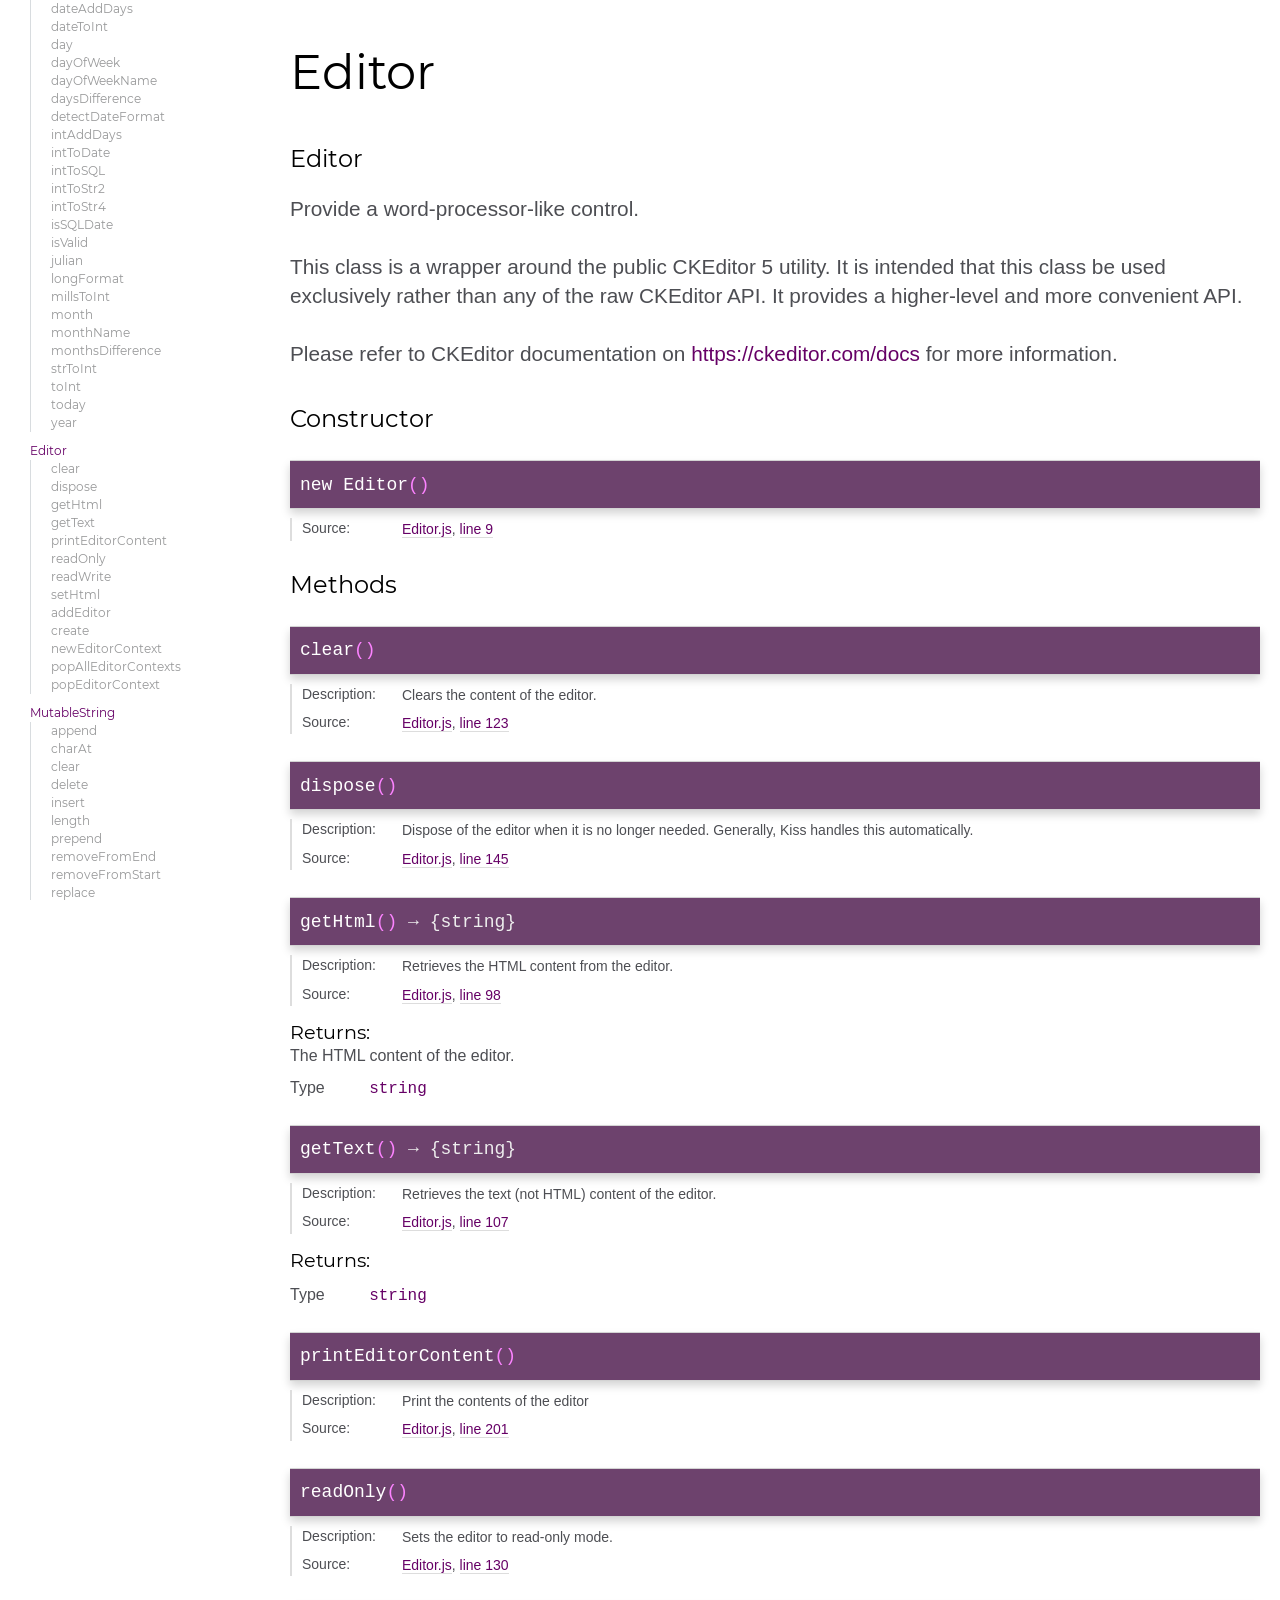
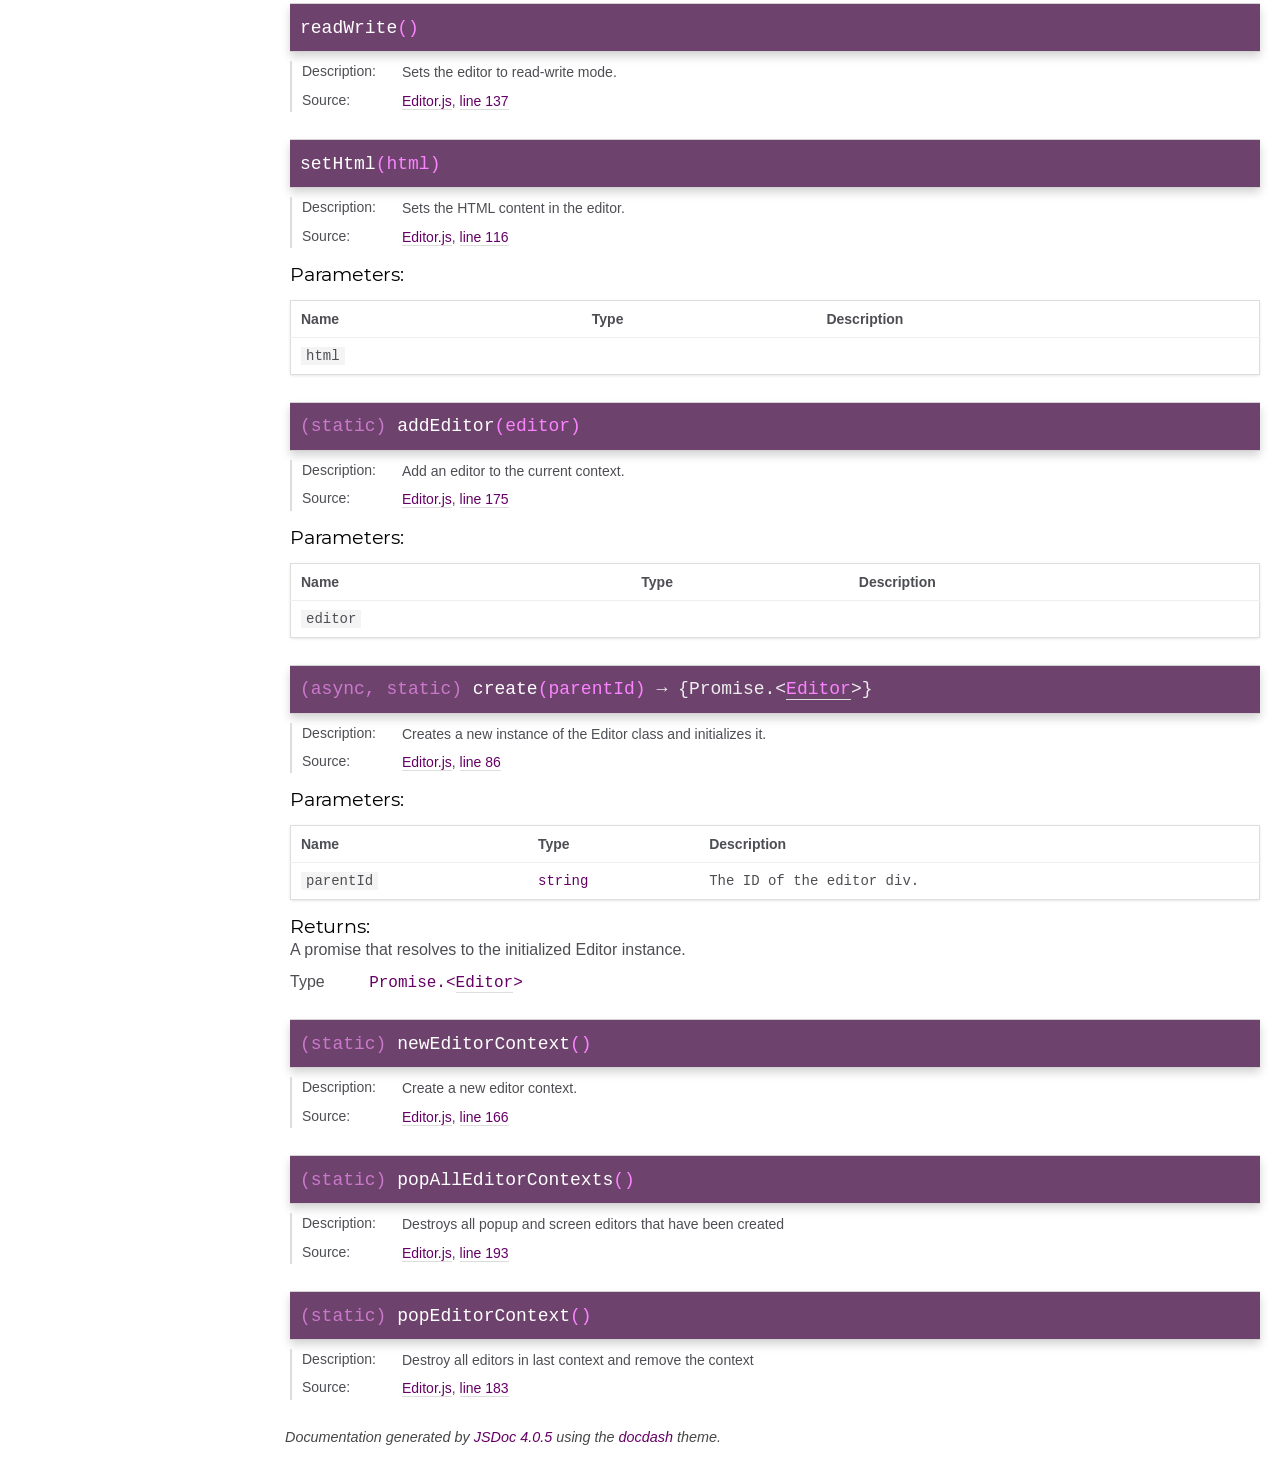
<file: manual/jsdoc/Editor.html>
<!DOCTYPE html>
<html lang="en">
<head>
    
    <meta charset="utf-8">
    <title>Editor - Documentation</title>
    
    
    <script src="scripts/prettify/prettify.js"></script>
    <script src="scripts/prettify/lang-css.js"></script>
    <!--[if lt IE 9]>
      <script src="//html5shiv.googlecode.com/svn/trunk/html5.js"></script>
    <![endif]-->
    <link type="text/css" rel="stylesheet" href="styles/prettify.css">
    <link type="text/css" rel="stylesheet" href="styles/jsdoc.css">
    <script src="scripts/nav.js" defer></script>
    
    <meta name="viewport" content="width=device-width, initial-scale=1.0">
</head>
<body>

<input type="checkbox" id="nav-trigger" class="nav-trigger" />
<label for="nav-trigger" class="navicon-button x">
  <div class="navicon"></div>
</label>

<label for="nav-trigger" class="overlay"></label>

<nav >
    
    
    <h2><a href="index.html">Home</a></h2><h3>Classes</h3><ul><li><a href="AGGrid.html">AGGrid</a><ul class='methods'><li data-type='method'><a href="AGGrid.html#addComponent">addComponent</a></li><li data-type='method'><a href="AGGrid.html#addRecord">addRecord</a></li><li data-type='method'><a href="AGGrid.html#addRecords">addRecords</a></li><li data-type='method'><a href="AGGrid.html#clear">clear</a></li><li data-type='method'><a href="AGGrid.html#clearSelection">clearSelection</a></li><li data-type='method'><a href="AGGrid.html#columnShow">columnShow</a></li><li data-type='method'><a href="AGGrid.html#deleteRow">deleteRow</a></li><li data-type='method'><a href="AGGrid.html#deleteRowIndex">deleteRowIndex</a></li><li data-type='method'><a href="AGGrid.html#deleteSelectedRows">deleteSelectedRows</a></li><li data-type='method'><a href="AGGrid.html#deselectAll">deselectAll</a></li><li data-type='method'><a href="AGGrid.html#destroy">destroy</a></li><li data-type='method'><a href="AGGrid.html#disable">disable</a></li><li data-type='method'><a href="AGGrid.html#enable">enable</a></li><li data-type='method'><a href="AGGrid.html#getAllRows">getAllRows</a></li><li data-type='method'><a href="AGGrid.html#getFirstRow">getFirstRow</a></li><li data-type='method'><a href="AGGrid.html#getLastRow">getLastRow</a></li><li data-type='method'><a href="AGGrid.html#getNumberOfRows">getNumberOfRows</a></li><li data-type='method'><a href="AGGrid.html#getRowAtIndex">getRowAtIndex</a></li><li data-type='method'><a href="AGGrid.html#getSelectedRow">getSelectedRow</a></li><li data-type='method'><a href="AGGrid.html#getSelectedRowIndex">getSelectedRowIndex</a></li><li data-type='method'><a href="AGGrid.html#getSelectedRowIndexes">getSelectedRowIndexes</a></li><li data-type='method'><a href="AGGrid.html#getSelectedRows">getSelectedRows</a></li><li data-type='method'><a href="AGGrid.html#highlightRows">highlightRows</a></li><li data-type='method'><a href="AGGrid.html#isEmpty">isEmpty</a></li><li data-type='method'><a href="AGGrid.html#multiSelect">multiSelect</a></li><li data-type='method'><a href="AGGrid.html#noRowSelection">noRowSelection</a></li><li data-type='method'><a href="AGGrid.html#numberOfSelectedRows">numberOfSelectedRows</a></li><li data-type='method'><a href="AGGrid.html#rowStyleFunction">rowStyleFunction</a></li><li data-type='method'><a href="AGGrid.html#selectId">selectId</a></li><li data-type='method'><a href="AGGrid.html#setDragFunction">setDragFunction</a></li><li data-type='method'><a href="AGGrid.html#setOnRowDoubleClicked">setOnRowDoubleClicked</a></li><li data-type='method'><a href="AGGrid.html#setOnSelectionChanged">setOnSelectionChanged</a></li><li data-type='method'><a href="AGGrid.html#setRowData">setRowData</a></li><li data-type='method'><a href="AGGrid.html#show">show</a></li><li data-type='method'><a href="AGGrid.html#updateSelectedRecord">updateSelectedRecord</a></li><li data-type='method'><a href="AGGrid.html#.addGrid">addGrid</a></li><li data-type='method'><a href="AGGrid.html#.date">date</a></li><li data-type='method'><a href="AGGrid.html#.dateTime">dateTime</a></li><li data-type='method'><a href="AGGrid.html#.newGridContext">newGridContext</a></li><li data-type='method'><a href="AGGrid.html#.numericFormat">numericFormat</a></li><li data-type='method'><a href="AGGrid.html#.popAllGridContexts">popAllGridContexts</a></li><li data-type='method'><a href="AGGrid.html#.popGridContext">popGridContext</a></li><li data-type='method'><a href="AGGrid.html#.time">time</a></li></ul></li><li><a href="DateTimeUtils.html">DateTimeUtils</a><ul class='methods'><li data-type='method'><a href="DateTimeUtils.html#.addDays">addDays</a></li><li data-type='method'><a href="DateTimeUtils.html#.addHours">addHours</a></li><li data-type='method'><a href="DateTimeUtils.html#.addHours">addHours</a></li><li data-type='method'><a href="DateTimeUtils.html#.addMinutes">addMinutes</a></li><li data-type='method'><a href="DateTimeUtils.html#.addMinutes">addMinutes</a></li><li data-type='method'><a href="DateTimeUtils.html#.addMonths">addMonths</a></li><li data-type='method'><a href="DateTimeUtils.html#.addYears">addYears</a></li><li data-type='method'><a href="DateTimeUtils.html#.create">create</a></li><li data-type='method'><a href="DateTimeUtils.html#.createDate">createDate</a></li><li data-type='method'><a href="DateTimeUtils.html#.dateOnlyEpoch">dateOnlyEpoch</a></li><li data-type='method'><a href="DateTimeUtils.html#.dateToStd">dateToStd</a></li><li data-type='method'><a href="DateTimeUtils.html#.diffMinutes">diffMinutes</a></li><li data-type='method'><a href="DateTimeUtils.html#.displayEpochToEpoch">displayEpochToEpoch</a></li><li data-type='method'><a href="DateTimeUtils.html#.epochFromDateAndTime">epochFromDateAndTime</a></li><li data-type='method'><a href="DateTimeUtils.html#.epochToDisplayEpoch">epochToDisplayEpoch</a></li><li data-type='method'><a href="DateTimeUtils.html#.formatDate">formatDate</a></li><li data-type='method'><a href="DateTimeUtils.html#.formatDateLong">formatDateLong</a></li><li data-type='method'><a href="DateTimeUtils.html#.formatDateTime">formatDateTime</a></li><li data-type='method'><a href="DateTimeUtils.html#.getDate">getDate</a></li><li data-type='method'><a href="DateTimeUtils.html#.getLocalTimezoneLongText">getLocalTimezoneLongText</a></li><li data-type='method'><a href="DateTimeUtils.html#.getLocalTimezoneShortText">getLocalTimezoneShortText</a></li><li data-type='method'><a href="DateTimeUtils.html#.getTime">getTime</a></li><li data-type='method'><a href="DateTimeUtils.html#.getTimeZoneOffsetMs">getTimeZoneOffsetMs</a></li><li data-type='method'><a href="DateTimeUtils.html#.localZone">localZone</a></li><li data-type='method'><a href="DateTimeUtils.html#.newYmdhm">newYmdhm</a></li><li data-type='method'><a href="DateTimeUtils.html#.now">now</a></li><li data-type='method'><a href="DateTimeUtils.html#.stdToDate">stdToDate</a></li><li data-type='method'><a href="DateTimeUtils.html#.timeOnlyEpoch">timeOnlyEpoch</a></li><li data-type='method'><a href="DateTimeUtils.html#.toDate">toDate</a></li><li data-type='method'><a href="DateTimeUtils.html#.toEpoch">toEpoch</a></li><li data-type='method'><a href="DateTimeUtils.html#.toIntDate">toIntDate</a></li><li data-type='method'><a href="DateTimeUtils.html#.toIntTime">toIntTime</a></li><li data-type='method'><a href="DateTimeUtils.html#.toMilliseconds">toMilliseconds</a></li><li data-type='method'><a href="DateTimeUtils.html#.toYmdhm">toYmdhm</a></li></ul></li><li><a href="DateUtils.html">DateUtils</a><ul class='methods'><li data-type='method'><a href="DateUtils.html#.SQLtoInt">SQLtoInt</a></li><li data-type='method'><a href="DateUtils.html#.calendar">calendar</a></li><li data-type='method'><a href="DateUtils.html#.dateAddDays">dateAddDays</a></li><li data-type='method'><a href="DateUtils.html#.dateToInt">dateToInt</a></li><li data-type='method'><a href="DateUtils.html#.day">day</a></li><li data-type='method'><a href="DateUtils.html#.dayOfWeek">dayOfWeek</a></li><li data-type='method'><a href="DateUtils.html#.dayOfWeekName">dayOfWeekName</a></li><li data-type='method'><a href="DateUtils.html#.daysDifference">daysDifference</a></li><li data-type='method'><a href="DateUtils.html#.detectDateFormat">detectDateFormat</a></li><li data-type='method'><a href="DateUtils.html#.intAddDays">intAddDays</a></li><li data-type='method'><a href="DateUtils.html#.intToDate">intToDate</a></li><li data-type='method'><a href="DateUtils.html#.intToSQL">intToSQL</a></li><li data-type='method'><a href="DateUtils.html#.intToStr2">intToStr2</a></li><li data-type='method'><a href="DateUtils.html#.intToStr4">intToStr4</a></li><li data-type='method'><a href="DateUtils.html#.isSQLDate">isSQLDate</a></li><li data-type='method'><a href="DateUtils.html#.isValid">isValid</a></li><li data-type='method'><a href="DateUtils.html#.julian">julian</a></li><li data-type='method'><a href="DateUtils.html#.longFormat">longFormat</a></li><li data-type='method'><a href="DateUtils.html#.millsToInt">millsToInt</a></li><li data-type='method'><a href="DateUtils.html#.month">month</a></li><li data-type='method'><a href="DateUtils.html#.monthName">monthName</a></li><li data-type='method'><a href="DateUtils.html#.monthsDifference">monthsDifference</a></li><li data-type='method'><a href="DateUtils.html#.strToInt">strToInt</a></li><li data-type='method'><a href="DateUtils.html#.toInt">toInt</a></li><li data-type='method'><a href="DateUtils.html#.today">today</a></li><li data-type='method'><a href="DateUtils.html#.year">year</a></li></ul></li><li><a href="Editor.html">Editor</a><ul class='methods'><li data-type='method'><a href="Editor.html#clear">clear</a></li><li data-type='method'><a href="Editor.html#dispose">dispose</a></li><li data-type='method'><a href="Editor.html#getHtml">getHtml</a></li><li data-type='method'><a href="Editor.html#getText">getText</a></li><li data-type='method'><a href="Editor.html#printEditorContent">printEditorContent</a></li><li data-type='method'><a href="Editor.html#readOnly">readOnly</a></li><li data-type='method'><a href="Editor.html#readWrite">readWrite</a></li><li data-type='method'><a href="Editor.html#setHtml">setHtml</a></li><li data-type='method'><a href="Editor.html#.addEditor">addEditor</a></li><li data-type='method'><a href="Editor.html#.create">create</a></li><li data-type='method'><a href="Editor.html#.newEditorContext">newEditorContext</a></li><li data-type='method'><a href="Editor.html#.popAllEditorContexts">popAllEditorContexts</a></li><li data-type='method'><a href="Editor.html#.popEditorContext">popEditorContext</a></li></ul></li><li><a href="MutableString.html">MutableString</a><ul class='methods'><li data-type='method'><a href="MutableString.html#append">append</a></li><li data-type='method'><a href="MutableString.html#charAt">charAt</a></li><li data-type='method'><a href="MutableString.html#clear">clear</a></li><li data-type='method'><a href="MutableString.html#delete">delete</a></li><li data-type='method'><a href="MutableString.html#insert">insert</a></li><li data-type='method'><a href="MutableString.html#length">length</a></li><li data-type='method'><a href="MutableString.html#prepend">prepend</a></li><li data-type='method'><a href="MutableString.html#removeFromEnd">removeFromEnd</a></li><li data-type='method'><a href="MutableString.html#removeFromStart">removeFromStart</a></li><li data-type='method'><a href="MutableString.html#replace">replace</a></li><li data-type='method'><a href="MutableString.html#setCharAt">setCharAt</a></li><li data-type='method'><a href="MutableString.html#toString">toString</a></li></ul></li><li><a href="NumberUtils.html">NumberUtils</a><ul class='methods'><li data-type='method'><a href="NumberUtils.html#.floatEqual">floatEqual</a></li><li data-type='method'><a href="NumberUtils.html#.round">round</a></li><li data-type='method'><a href="NumberUtils.html#.roundDown">roundDown</a></li><li data-type='method'><a href="NumberUtils.html#.roundUp">roundUp</a></li></ul></li><li><a href="Server.html">Server</a><ul class='methods'><li data-type='method'><a href="Server.html#.binaryCall">binaryCall</a></li><li data-type='method'><a href="Server.html#.call">call</a></li><li data-type='method'><a href="Server.html#.callAll">callAll</a></li><li data-type='method'><a href="Server.html#.fileUploadSend">fileUploadSend</a></li><li data-type='method'><a href="Server.html#.logout">logout</a></li><li data-type='method'><a href="Server.html#.setMaxInactivityHours">setMaxInactivityHours</a></li><li data-type='method'><a href="Server.html#.setMaxInactivityMinutes">setMaxInactivityMinutes</a></li><li data-type='method'><a href="Server.html#.setMaxInactivitySeconds">setMaxInactivitySeconds</a></li><li data-type='method'><a href="Server.html#.setURL">setURL</a></li></ul></li><li><a href="TimeUtils.html">TimeUtils</a><ul class='methods'><li data-type='method'><a href="TimeUtils.html#.addHours">addHours</a></li><li data-type='method'><a href="TimeUtils.html#.addMinutes">addMinutes</a></li><li data-type='method'><a href="TimeUtils.html#.current">current</a></li><li data-type='method'><a href="TimeUtils.html#.dateToTime">dateToTime</a></li><li data-type='method'><a href="TimeUtils.html#.diff">diff</a></li><li data-type='method'><a href="TimeUtils.html#.format">format</a></li><li data-type='method'><a href="TimeUtils.html#.formatLong">formatLong</a></li><li data-type='method'><a href="TimeUtils.html#.hours">hours</a></li><li data-type='method'><a href="TimeUtils.html#.isValid">isValid</a></li><li data-type='method'><a href="TimeUtils.html#.millsToInt">millsToInt</a></li><li data-type='method'><a href="TimeUtils.html#.minutes">minutes</a></li><li data-type='method'><a href="TimeUtils.html#.minutesToTime">minutesToTime</a></li><li data-type='method'><a href="TimeUtils.html#.strToInt">strToInt</a></li><li data-type='method'><a href="TimeUtils.html#.toInt">toInt</a></li><li data-type='method'><a href="TimeUtils.html#.totalMinutes">totalMinutes</a></li></ul></li><li><a href="Utils.html">Utils</a><ul class='methods'><li data-type='method'><a href="Utils.html#.appendChild">appendChild</a></li><li data-type='method'><a href="Utils.html#.assureArray">assureArray</a></li><li data-type='method'><a href="Utils.html#.beep">beep</a></li><li data-type='method'><a href="Utils.html#.cleanup">cleanup</a></li><li data-type='method'><a href="Utils.html#.clearAllEnterContexts">clearAllEnterContexts</a></li><li data-type='method'><a href="Utils.html#.clearSomeControlValueChanged">clearSomeControlValueChanged</a></li><li data-type='method'><a href="Utils.html#.cloneArrayShallow">cloneArrayShallow</a></li><li data-type='method'><a href="Utils.html#.convertToArray">convertToArray</a></li><li data-type='method'><a href="Utils.html#.countProperties">countProperties</a></li><li data-type='method'><a href="Utils.html#.didSomeControlValueChange">didSomeControlValueChange</a></li><li data-type='method'><a href="Utils.html#.drop">drop</a></li><li data-type='method'><a href="Utils.html#.eraseChildren">eraseChildren</a></li><li data-type='method'><a href="Utils.html#.fileNameExtension">fileNameExtension</a></li><li data-type='method'><a href="Utils.html#.fixCapitalization">fixCapitalization</a></li><li data-type='method'><a href="Utils.html#.format">format</a></li><li data-type='method'><a href="Utils.html#.formatSsn">formatSsn</a></li><li data-type='method'><a href="Utils.html#.formatb">formatb</a></li><li data-type='method'><a href="Utils.html#.getAndEraseData">getAndEraseData</a></li><li data-type='method'><a href="Utils.html#.getAppUrl">getAppUrl</a></li><li data-type='method'><a href="Utils.html#.getData">getData</a></li><li data-type='method'><a href="Utils.html#.getEmailFromAddressWithName">getEmailFromAddressWithName</a></li><li data-type='method'><a href="Utils.html#.getFileUploadCount">getFileUploadCount</a></li><li data-type='method'><a href="Utils.html#.getFileUploadFormData">getFileUploadFormData</a></li><li data-type='method'><a href="Utils.html#.getLastError">getLastError</a></li><li data-type='method'><a href="Utils.html#.getLastErrorDate">getLastErrorDate</a></li><li data-type='method'><a href="Utils.html#.getLocation">getLocation</a></li><li data-type='method'><a href="Utils.html#.getMilliseconds">getMilliseconds</a></li><li data-type='method'><a href="Utils.html#.getNameFromAddressWithName">getNameFromAddressWithName</a></li><li data-type='method'><a href="Utils.html#.getPageArgv">getPageArgv</a></li><li data-type='method'><a href="Utils.html#.getPageRetv">getPageRetv</a></li><li data-type='method'><a href="Utils.html#.getURLParam">getURLParam</a></li><li data-type='method'><a href="Utils.html#.globalEnterHandler">globalEnterHandler</a></li><li data-type='method'><a href="Utils.html#.htmlToText">htmlToText</a></li><li data-type='method'><a href="Utils.html#.isChangeChar">isChangeChar</a></li><li data-type='method'><a href="Utils.html#.isOnline">isOnline</a></li><li data-type='method'><a href="Utils.html#.isValidDomain">isValidDomain</a></li><li data-type='method'><a href="Utils.html#.isValidEmailAddress">isValidEmailAddress</a></li><li data-type='method'><a href="Utils.html#.isValidEmailAddressWithName">isValidEmailAddressWithName</a></li><li data-type='method'><a href="Utils.html#.isValidSsn">isValidSsn</a></li><li data-type='method'><a href="Utils.html#.keep">keep</a></li><li data-type='method'><a href="Utils.html#.loadPage">loadPage</a></li><li data-type='method'><a href="Utils.html#.makeDraggable">makeDraggable</a></li><li data-type='method'><a href="Utils.html#.newEnterContext">newEnterContext</a></li><li data-type='method'><a href="Utils.html#.openUrl">openUrl</a></li><li data-type='method'><a href="Utils.html#.popEnterContext">popEnterContext</a></li><li data-type='method'><a href="Utils.html#.popPage">popPage</a></li><li data-type='method'><a href="Utils.html#.popup_close">popup_close</a></li><li data-type='method'><a href="Utils.html#.popup_open">popup_open</a></li><li data-type='method'><a href="Utils.html#.popup_set_height">popup_set_height</a></li><li data-type='method'><a href="Utils.html#.popup_set_width">popup_set_width</a></li><li data-type='method'><a href="Utils.html#.pushPage">pushPage</a></li><li data-type='method'><a href="Utils.html#.rescan">rescan</a></li><li data-type='method'><a href="Utils.html#.saveData">saveData</a></li><li data-type='method'><a href="Utils.html#.setEnterFunction">setEnterFunction</a></li><li data-type='method'><a href="Utils.html#.setSomeControlValueChangeFunction">setSomeControlValueChangeFunction</a></li><li data-type='method'><a href="Utils.html#.showMessage">showMessage</a></li><li data-type='method'><a href="Utils.html#.showReport">showReport</a></li><li data-type='method'><a href="Utils.html#.someControlValueChanged">someControlValueChanged</a></li><li data-type='method'><a href="Utils.html#.splitEmailAddresses">splitEmailAddresses</a></li><li data-type='method'><a href="Utils.html#.take">take</a></li><li data-type='method'><a href="Utils.html#.textToHtml">textToHtml</a></li><li data-type='method'><a href="Utils.html#.toASCII">toASCII</a></li><li data-type='method'><a href="Utils.html#.toBase64">toBase64</a></li><li data-type='method'><a href="Utils.html#.toNumber">toNumber</a></li><li data-type='method'><a href="Utils.html#.toggleFullscreen">toggleFullscreen</a></li><li data-type='method'><a href="Utils.html#.useComponent">useComponent</a></li><li data-type='method'><a href="Utils.html#.useTaglessComponent">useTaglessComponent</a></li><li data-type='method'><a href="Utils.html#.uuid">uuid</a></li><li data-type='method'><a href="Utils.html#.waitMessage">waitMessage</a></li><li data-type='method'><a href="Utils.html#.waitMessageEnd">waitMessageEnd</a></li><li data-type='method'><a href="Utils.html#.yesNo">yesNo</a></li></ul></li><li><a href="components.html">components</a><ul class='methods'><li data-type='method'><a href="components.html#.check_box">check_box</a></li><li data-type='method'><a href="components.html#.date_input">date_input</a></li><li data-type='method'><a href="components.html#.drop_down">drop_down</a></li><li data-type='method'><a href="components.html#.duration_input">duration_input</a></li><li data-type='method'><a href="components.html#.file_upload">file_upload</a></li><li data-type='method'><a href="components.html#.list_box">list_box</a></li><li data-type='method'><a href="components.html#.native_date_input">native_date_input</a></li><li data-type='method'><a href="components.html#.numeric_input">numeric_input</a></li><li data-type='method'><a href="components.html#.picture">picture</a></li><li data-type='method'><a href="components.html#.popup">popup</a></li><li data-type='method'><a href="components.html#.push_button">push_button</a></li><li data-type='method'><a href="components.html#.radio_button">radio_button</a></li><li data-type='method'><a href="components.html#.text_input">text_input</a></li><li data-type='method'><a href="components.html#.text_label">text_label</a></li><li data-type='method'><a href="components.html#.textbox_input">textbox_input</a></li><li data-type='method'><a href="components.html#.time_input">time_input</a></li></ul></li></ul><h3>Global</h3><ul><li><a href="global.html#$$">$$</a></li><li><a href="global.html#DOMUtils">DOMUtils</a></li><li><a href="global.html#DateTimeUtils.">DateTimeUtils.</a></li></ul>
    
</nav>

<div id="main">
    
    <h1 class="page-title">Editor</h1>
    

    




<section>

<header>
    
        <h2>
        
            Editor
        
        </h2>
        
            <div class="class-description usertext">Provide a word-processor-like control.
<br><br>
This class is a wrapper around the public CKEditor 5 utility.  It is intended that this class be used exclusively
rather than any of the raw CKEditor API.  It provides a higher-level and more convenient API.
<br><br>
Please refer to CKEditor documentation on <a href="https://ckeditor.com/docs">https://ckeditor.com/docs</a> for more information.</div>
        
    
</header>

<article>
    
        <div class="container-overview">
        
            

    
    <h2>Constructor</h2>
    

    <h4 class="name" id="Editor"><span class="type-signature"></span>new Editor<span class="signature">()</span><span class="type-signature"></span></h4>

    




<dl class="details">
    

    
    <dt class="tag-source">Source:</dt>
    <dd class="tag-source"><ul class="dummy"><li>
        <a href="Editor.js.html">Editor.js</a>, <a href="Editor.js.html#line9">line 9</a>
    </li></ul></dd>
    

    

    

    

    

    

    

    

    

    

    

    

    

    

    

    
</dl>






























        
        </div>
    

    

    

    
    
    

     

    

    

    
        <h3 class="subsection-title">Methods</h3>

        
            

    

    <h4 class="name" id="clear"><span class="type-signature"></span>clear<span class="signature">()</span><span class="type-signature"></span></h4>

    




<dl class="details">
    
    <dt class="tag-description">Description:</dt>
    <dd class="tag-description"><ul class="dummy"><li>Clears the content of the editor.</li></ul></dd>
    

    
    <dt class="tag-source">Source:</dt>
    <dd class="tag-source"><ul class="dummy"><li>
        <a href="Editor.js.html">Editor.js</a>, <a href="Editor.js.html#line123">line 123</a>
    </li></ul></dd>
    

    

    

    

    

    

    

    

    

    

    

    

    

    

    

    
</dl>






























        
            

    

    <h4 class="name" id="dispose"><span class="type-signature"></span>dispose<span class="signature">()</span><span class="type-signature"></span></h4>

    




<dl class="details">
    
    <dt class="tag-description">Description:</dt>
    <dd class="tag-description"><ul class="dummy"><li>Dispose of the editor when it is no longer needed.
Generally, Kiss handles this automatically.</li></ul></dd>
    

    
    <dt class="tag-source">Source:</dt>
    <dd class="tag-source"><ul class="dummy"><li>
        <a href="Editor.js.html">Editor.js</a>, <a href="Editor.js.html#line145">line 145</a>
    </li></ul></dd>
    

    

    

    

    

    

    

    

    

    

    

    

    

    

    

    
</dl>






























        
            

    

    <h4 class="name" id="getHtml"><span class="type-signature"></span>getHtml<span class="signature">()</span><span class="type-signature"> &rarr; {string}</span></h4>

    




<dl class="details">
    
    <dt class="tag-description">Description:</dt>
    <dd class="tag-description"><ul class="dummy"><li>Retrieves the HTML content from the editor.</li></ul></dd>
    

    
    <dt class="tag-source">Source:</dt>
    <dd class="tag-source"><ul class="dummy"><li>
        <a href="Editor.js.html">Editor.js</a>, <a href="Editor.js.html#line98">line 98</a>
    </li></ul></dd>
    

    

    

    

    

    

    

    

    

    

    

    

    

    

    

    
</dl>



























<h5 class="h5-returns">Returns:</h5>

        
<div class="param-desc">
    The HTML content of the editor.
</div>



<dl class="param-type">
    <dt>
        Type
    </dt>
    <dd>
        
<span class="param-type">string</span>



    </dd>
</dl>

    



        
            

    

    <h4 class="name" id="getText"><span class="type-signature"></span>getText<span class="signature">()</span><span class="type-signature"> &rarr; {string}</span></h4>

    




<dl class="details">
    
    <dt class="tag-description">Description:</dt>
    <dd class="tag-description"><ul class="dummy"><li>Retrieves the text (not HTML) content of the editor.</li></ul></dd>
    

    
    <dt class="tag-source">Source:</dt>
    <dd class="tag-source"><ul class="dummy"><li>
        <a href="Editor.js.html">Editor.js</a>, <a href="Editor.js.html#line107">line 107</a>
    </li></ul></dd>
    

    

    

    

    

    

    

    

    

    

    

    

    

    

    

    
</dl>



























<h5 class="h5-returns">Returns:</h5>

        


<dl class="param-type">
    <dt>
        Type
    </dt>
    <dd>
        
<span class="param-type">string</span>



    </dd>
</dl>

    



        
            

    

    <h4 class="name" id="printEditorContent"><span class="type-signature"></span>printEditorContent<span class="signature">()</span><span class="type-signature"></span></h4>

    




<dl class="details">
    
    <dt class="tag-description">Description:</dt>
    <dd class="tag-description"><ul class="dummy"><li>Print the contents of the editor</li></ul></dd>
    

    
    <dt class="tag-source">Source:</dt>
    <dd class="tag-source"><ul class="dummy"><li>
        <a href="Editor.js.html">Editor.js</a>, <a href="Editor.js.html#line201">line 201</a>
    </li></ul></dd>
    

    

    

    

    

    

    

    

    

    

    

    

    

    

    

    
</dl>






























        
            

    

    <h4 class="name" id="readOnly"><span class="type-signature"></span>readOnly<span class="signature">()</span><span class="type-signature"></span></h4>

    




<dl class="details">
    
    <dt class="tag-description">Description:</dt>
    <dd class="tag-description"><ul class="dummy"><li>Sets the editor to read-only mode.</li></ul></dd>
    

    
    <dt class="tag-source">Source:</dt>
    <dd class="tag-source"><ul class="dummy"><li>
        <a href="Editor.js.html">Editor.js</a>, <a href="Editor.js.html#line130">line 130</a>
    </li></ul></dd>
    

    

    

    

    

    

    

    

    

    

    

    

    

    

    

    
</dl>






























        
            

    

    <h4 class="name" id="readWrite"><span class="type-signature"></span>readWrite<span class="signature">()</span><span class="type-signature"></span></h4>

    




<dl class="details">
    
    <dt class="tag-description">Description:</dt>
    <dd class="tag-description"><ul class="dummy"><li>Sets the editor to read-write mode.</li></ul></dd>
    

    
    <dt class="tag-source">Source:</dt>
    <dd class="tag-source"><ul class="dummy"><li>
        <a href="Editor.js.html">Editor.js</a>, <a href="Editor.js.html#line137">line 137</a>
    </li></ul></dd>
    

    

    

    

    

    

    

    

    

    

    

    

    

    

    

    
</dl>






























        
            

    

    <h4 class="name" id="setHtml"><span class="type-signature"></span>setHtml<span class="signature">(html)</span><span class="type-signature"></span></h4>

    




<dl class="details">
    
    <dt class="tag-description">Description:</dt>
    <dd class="tag-description"><ul class="dummy"><li>Sets the HTML content in the editor.</li></ul></dd>
    

    
    <dt class="tag-source">Source:</dt>
    <dd class="tag-source"><ul class="dummy"><li>
        <a href="Editor.js.html">Editor.js</a>, <a href="Editor.js.html#line116">line 116</a>
    </li></ul></dd>
    

    

    

    

    

    

    

    

    

    

    

    

    

    

    

    
</dl>













    <h5 class="h5-parameters">Parameters:</h5>
    

<table class="params">
    <thead>
    <tr>
        
        <th>Name</th>
        

        <th>Type</th>

        

        

        <th class="last">Description</th>
    </tr>
    </thead>

    <tbody>
    

        <tr>
            
                <td class="name"><code>html</code></td>
            

            <td class="type">
            
            </td>

            

            

            <td class="description last"></td>
        </tr>

    
    </tbody>
</table>



















        
            

    

    <h4 class="name" id=".addEditor"><span class="type-signature type-signature-static">(static) </span>addEditor<span class="signature">(editor)</span><span class="type-signature"></span></h4>

    




<dl class="details">
    
    <dt class="tag-description">Description:</dt>
    <dd class="tag-description"><ul class="dummy"><li>Add an editor to the current context.</li></ul></dd>
    

    
    <dt class="tag-source">Source:</dt>
    <dd class="tag-source"><ul class="dummy"><li>
        <a href="Editor.js.html">Editor.js</a>, <a href="Editor.js.html#line175">line 175</a>
    </li></ul></dd>
    

    

    

    

    

    

    

    

    

    

    

    

    

    

    

    
</dl>













    <h5 class="h5-parameters">Parameters:</h5>
    

<table class="params">
    <thead>
    <tr>
        
        <th>Name</th>
        

        <th>Type</th>

        

        

        <th class="last">Description</th>
    </tr>
    </thead>

    <tbody>
    

        <tr>
            
                <td class="name"><code>editor</code></td>
            

            <td class="type">
            
            </td>

            

            

            <td class="description last"></td>
        </tr>

    
    </tbody>
</table>



















        
            

    

    <h4 class="name" id=".create"><span class="type-signature type-signature-async, static">(async, static) </span>create<span class="signature">(parentId)</span><span class="type-signature"> &rarr; {Promise.&lt;<a href="Editor.html">Editor</a>>}</span></h4>

    




<dl class="details">
    
    <dt class="tag-description">Description:</dt>
    <dd class="tag-description"><ul class="dummy"><li>Creates a new instance of the Editor class and initializes it.</li></ul></dd>
    

    
    <dt class="tag-source">Source:</dt>
    <dd class="tag-source"><ul class="dummy"><li>
        <a href="Editor.js.html">Editor.js</a>, <a href="Editor.js.html#line86">line 86</a>
    </li></ul></dd>
    

    

    

    

    

    

    

    

    

    

    

    

    

    

    

    
</dl>













    <h5 class="h5-parameters">Parameters:</h5>
    

<table class="params">
    <thead>
    <tr>
        
        <th>Name</th>
        

        <th>Type</th>

        

        

        <th class="last">Description</th>
    </tr>
    </thead>

    <tbody>
    

        <tr>
            
                <td class="name"><code>parentId</code></td>
            

            <td class="type">
            
                
<span class="param-type">string</span>



            
            </td>

            

            

            <td class="description last">The ID of the editor div.</td>
        </tr>

    
    </tbody>
</table>
















<h5 class="h5-returns">Returns:</h5>

        
<div class="param-desc">
    A promise that resolves to the initialized Editor instance.
</div>



<dl class="param-type">
    <dt>
        Type
    </dt>
    <dd>
        
<span class="param-type">Promise.&lt;<a href="Editor.html">Editor</a>></span>



    </dd>
</dl>

    



        
            

    

    <h4 class="name" id=".newEditorContext"><span class="type-signature type-signature-static">(static) </span>newEditorContext<span class="signature">()</span><span class="type-signature"></span></h4>

    




<dl class="details">
    
    <dt class="tag-description">Description:</dt>
    <dd class="tag-description"><ul class="dummy"><li>Create a new editor context.</li></ul></dd>
    

    
    <dt class="tag-source">Source:</dt>
    <dd class="tag-source"><ul class="dummy"><li>
        <a href="Editor.js.html">Editor.js</a>, <a href="Editor.js.html#line166">line 166</a>
    </li></ul></dd>
    

    

    

    

    

    

    

    

    

    

    

    

    

    

    

    
</dl>






























        
            

    

    <h4 class="name" id=".popAllEditorContexts"><span class="type-signature type-signature-static">(static) </span>popAllEditorContexts<span class="signature">()</span><span class="type-signature"></span></h4>

    




<dl class="details">
    
    <dt class="tag-description">Description:</dt>
    <dd class="tag-description"><ul class="dummy"><li>Destroys all popup and screen editors that have been created</li></ul></dd>
    

    
    <dt class="tag-source">Source:</dt>
    <dd class="tag-source"><ul class="dummy"><li>
        <a href="Editor.js.html">Editor.js</a>, <a href="Editor.js.html#line193">line 193</a>
    </li></ul></dd>
    

    

    

    

    

    

    

    

    

    

    

    

    

    

    

    
</dl>






























        
            

    

    <h4 class="name" id=".popEditorContext"><span class="type-signature type-signature-static">(static) </span>popEditorContext<span class="signature">()</span><span class="type-signature"></span></h4>

    




<dl class="details">
    
    <dt class="tag-description">Description:</dt>
    <dd class="tag-description"><ul class="dummy"><li>Destroy all editors in last context and remove the context</li></ul></dd>
    

    
    <dt class="tag-source">Source:</dt>
    <dd class="tag-source"><ul class="dummy"><li>
        <a href="Editor.js.html">Editor.js</a>, <a href="Editor.js.html#line183">line 183</a>
    </li></ul></dd>
    

    

    

    

    

    

    

    

    

    

    

    

    

    

    

    
</dl>






























        
    

    

    
</article>

</section>




    
    
</div>

<br class="clear">

<footer>
    Documentation generated by <a href="https://github.com/jsdoc3/jsdoc">JSDoc 4.0.5</a> using the <a href="https://github.com/clenemt/docdash">docdash</a> theme.
</footer>

<script>prettyPrint();</script>
<script src="scripts/polyfill.js"></script>
<script src="scripts/linenumber.js"></script>



</body>
</html>
</file>
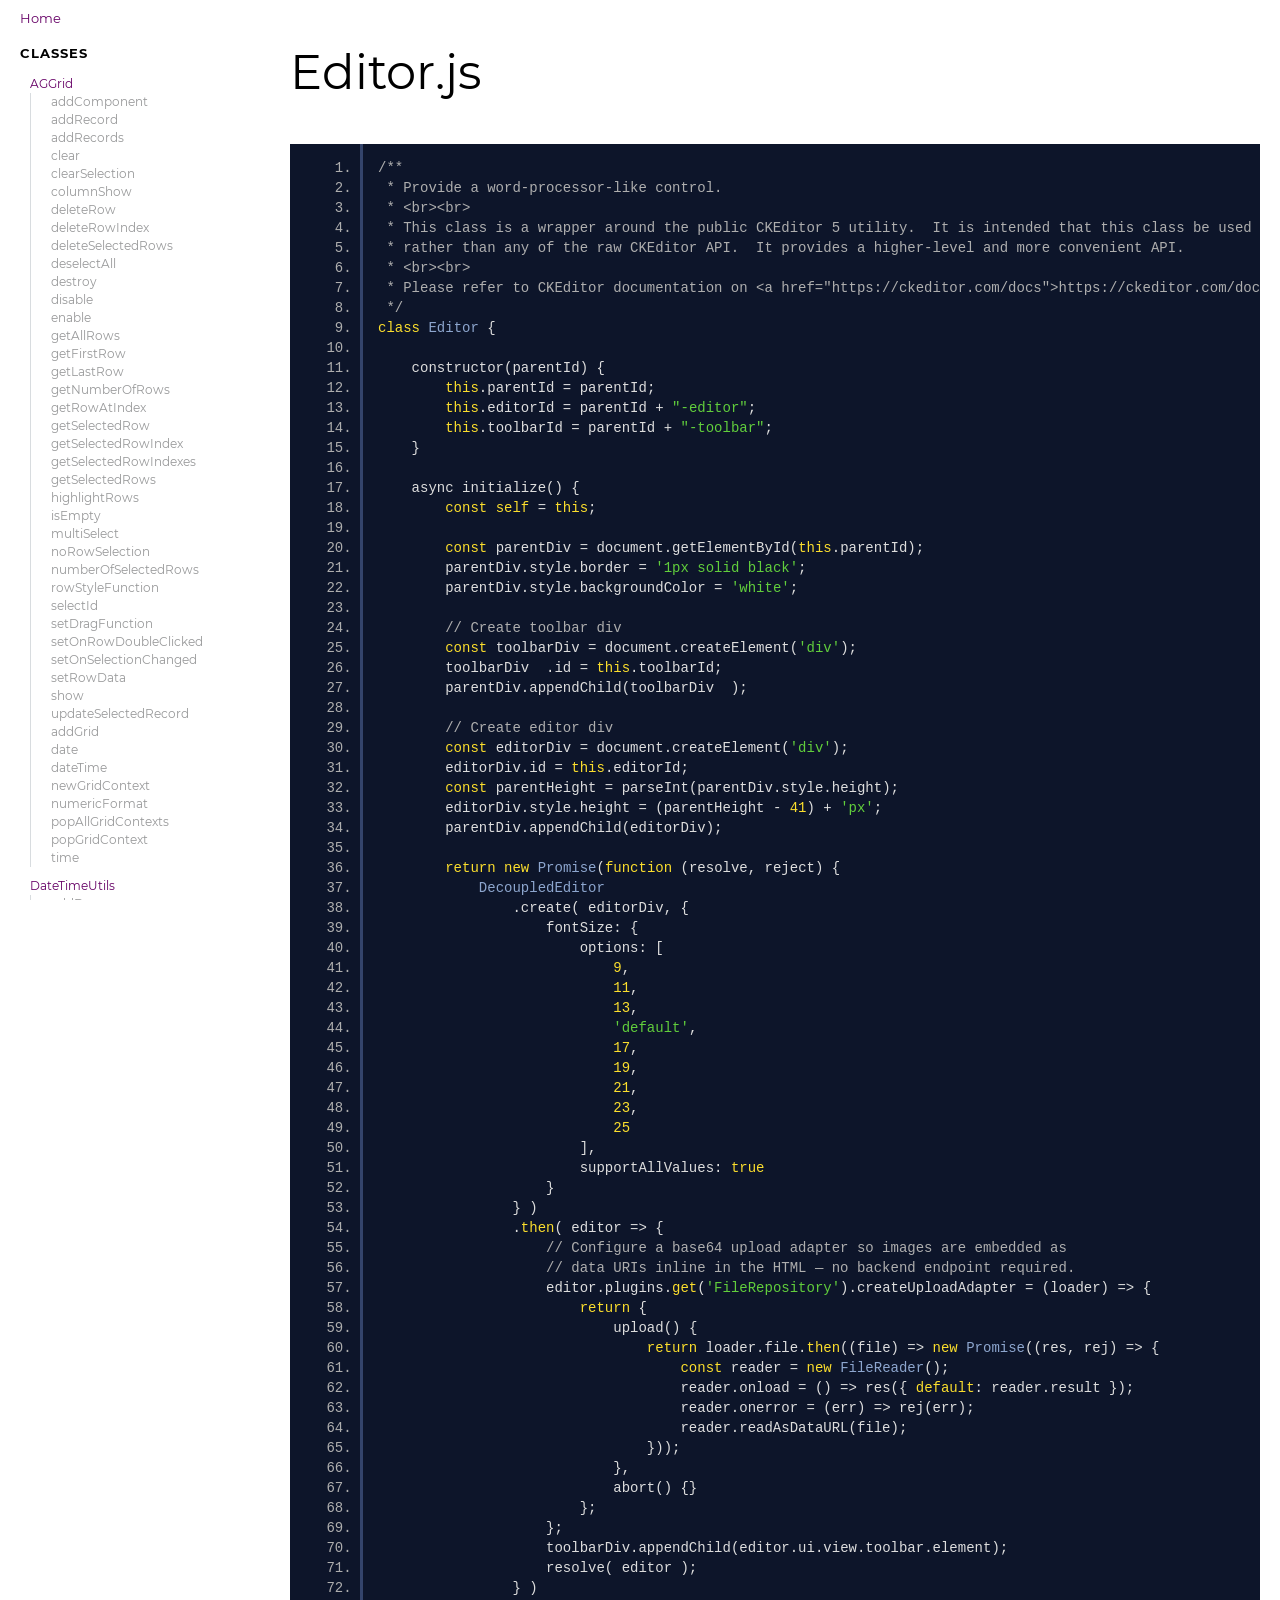
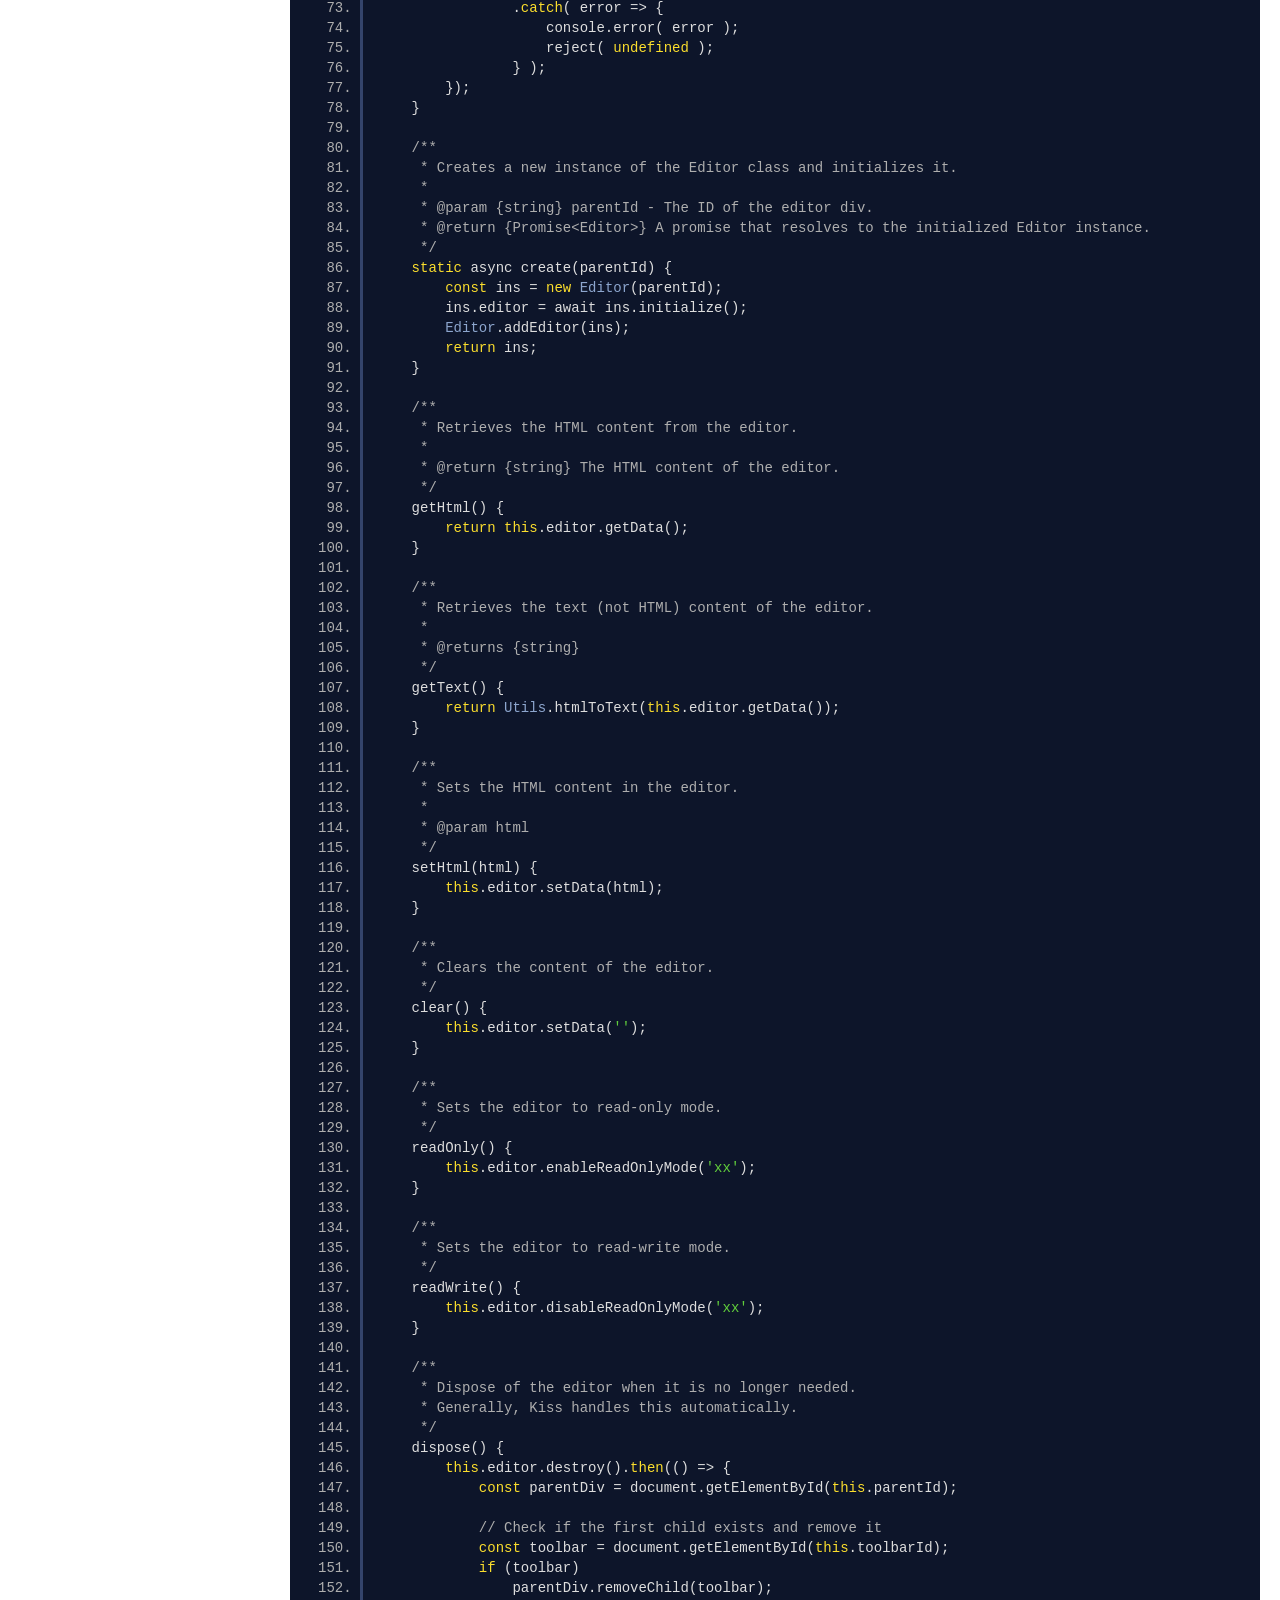
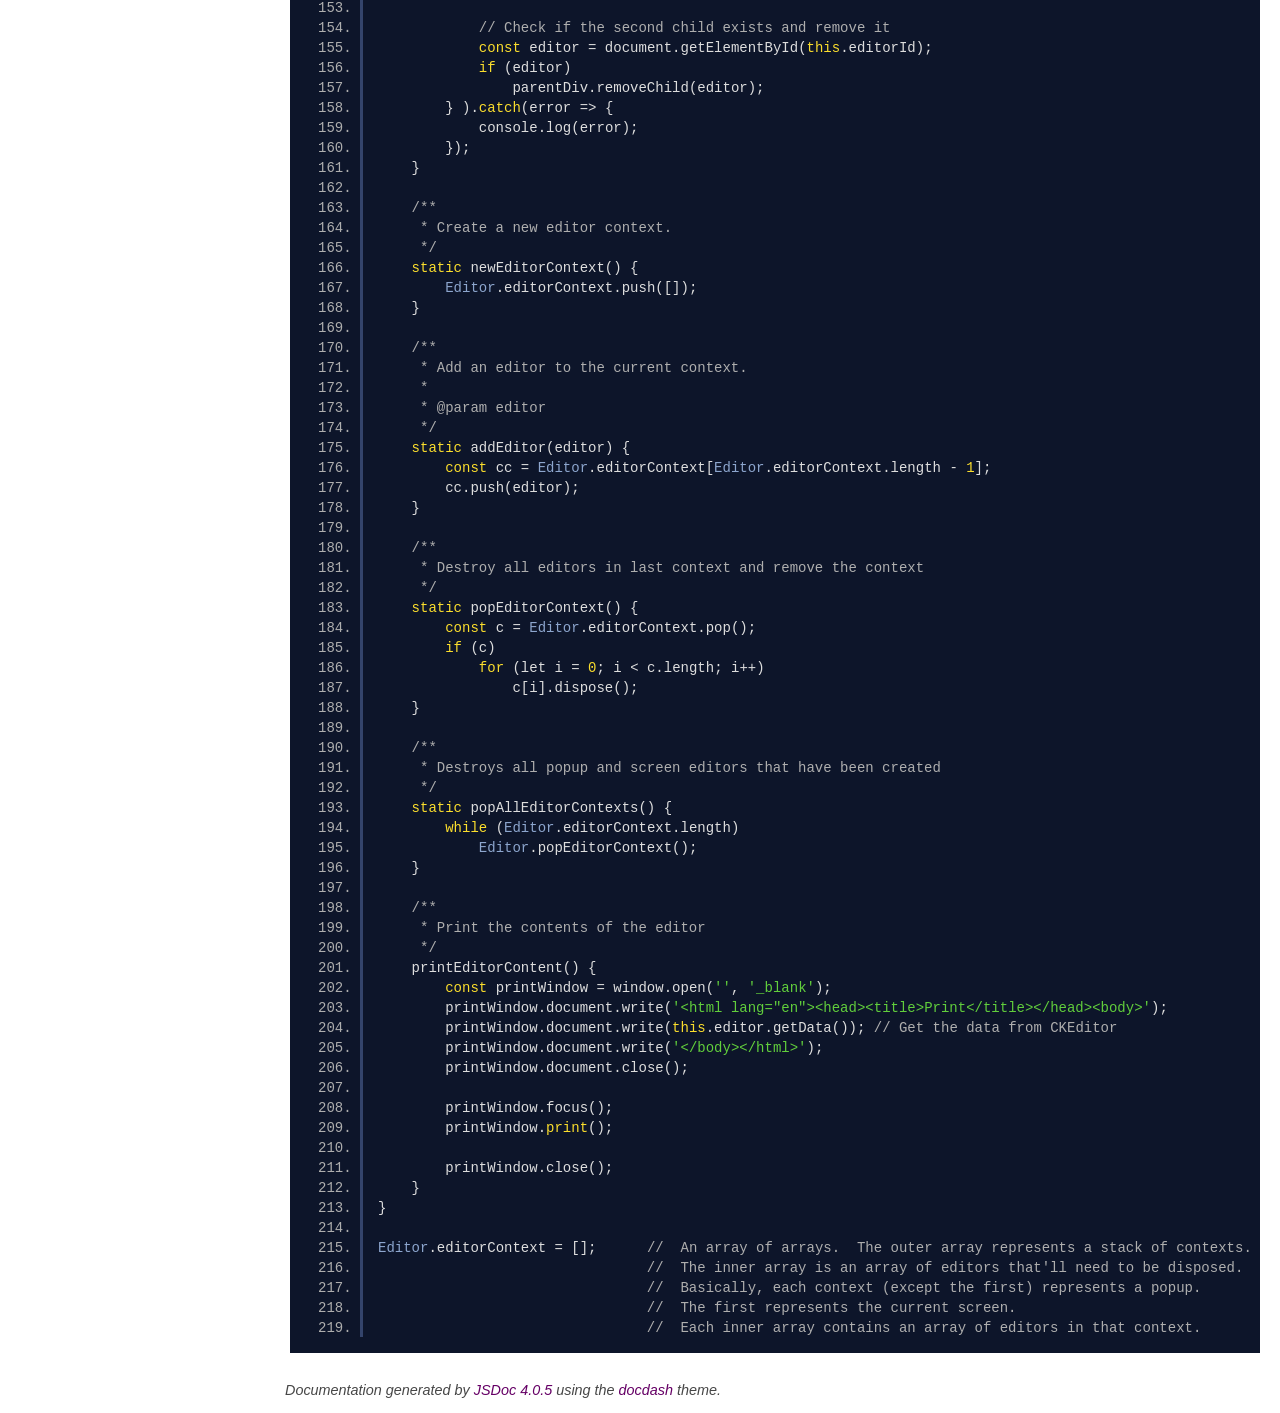
<file: manual/jsdoc/Editor.js.html>
<!DOCTYPE html>
<html lang="en">
<head>
    
    <meta charset="utf-8">
    <title>Editor.js - Documentation</title>
    
    
    <script src="scripts/prettify/prettify.js"></script>
    <script src="scripts/prettify/lang-css.js"></script>
    <!--[if lt IE 9]>
      <script src="//html5shiv.googlecode.com/svn/trunk/html5.js"></script>
    <![endif]-->
    <link type="text/css" rel="stylesheet" href="styles/prettify.css">
    <link type="text/css" rel="stylesheet" href="styles/jsdoc.css">
    <script src="scripts/nav.js" defer></script>
    
    <meta name="viewport" content="width=device-width, initial-scale=1.0">
</head>
<body>

<input type="checkbox" id="nav-trigger" class="nav-trigger" />
<label for="nav-trigger" class="navicon-button x">
  <div class="navicon"></div>
</label>

<label for="nav-trigger" class="overlay"></label>

<nav >
    
    
    <h2><a href="index.html">Home</a></h2><h3>Classes</h3><ul><li><a href="AGGrid.html">AGGrid</a><ul class='methods'><li data-type='method'><a href="AGGrid.html#addComponent">addComponent</a></li><li data-type='method'><a href="AGGrid.html#addRecord">addRecord</a></li><li data-type='method'><a href="AGGrid.html#addRecords">addRecords</a></li><li data-type='method'><a href="AGGrid.html#clear">clear</a></li><li data-type='method'><a href="AGGrid.html#clearSelection">clearSelection</a></li><li data-type='method'><a href="AGGrid.html#columnShow">columnShow</a></li><li data-type='method'><a href="AGGrid.html#deleteRow">deleteRow</a></li><li data-type='method'><a href="AGGrid.html#deleteRowIndex">deleteRowIndex</a></li><li data-type='method'><a href="AGGrid.html#deleteSelectedRows">deleteSelectedRows</a></li><li data-type='method'><a href="AGGrid.html#deselectAll">deselectAll</a></li><li data-type='method'><a href="AGGrid.html#destroy">destroy</a></li><li data-type='method'><a href="AGGrid.html#disable">disable</a></li><li data-type='method'><a href="AGGrid.html#enable">enable</a></li><li data-type='method'><a href="AGGrid.html#getAllRows">getAllRows</a></li><li data-type='method'><a href="AGGrid.html#getFirstRow">getFirstRow</a></li><li data-type='method'><a href="AGGrid.html#getLastRow">getLastRow</a></li><li data-type='method'><a href="AGGrid.html#getNumberOfRows">getNumberOfRows</a></li><li data-type='method'><a href="AGGrid.html#getRowAtIndex">getRowAtIndex</a></li><li data-type='method'><a href="AGGrid.html#getSelectedRow">getSelectedRow</a></li><li data-type='method'><a href="AGGrid.html#getSelectedRowIndex">getSelectedRowIndex</a></li><li data-type='method'><a href="AGGrid.html#getSelectedRowIndexes">getSelectedRowIndexes</a></li><li data-type='method'><a href="AGGrid.html#getSelectedRows">getSelectedRows</a></li><li data-type='method'><a href="AGGrid.html#highlightRows">highlightRows</a></li><li data-type='method'><a href="AGGrid.html#isEmpty">isEmpty</a></li><li data-type='method'><a href="AGGrid.html#multiSelect">multiSelect</a></li><li data-type='method'><a href="AGGrid.html#noRowSelection">noRowSelection</a></li><li data-type='method'><a href="AGGrid.html#numberOfSelectedRows">numberOfSelectedRows</a></li><li data-type='method'><a href="AGGrid.html#rowStyleFunction">rowStyleFunction</a></li><li data-type='method'><a href="AGGrid.html#selectId">selectId</a></li><li data-type='method'><a href="AGGrid.html#setDragFunction">setDragFunction</a></li><li data-type='method'><a href="AGGrid.html#setOnRowDoubleClicked">setOnRowDoubleClicked</a></li><li data-type='method'><a href="AGGrid.html#setOnSelectionChanged">setOnSelectionChanged</a></li><li data-type='method'><a href="AGGrid.html#setRowData">setRowData</a></li><li data-type='method'><a href="AGGrid.html#show">show</a></li><li data-type='method'><a href="AGGrid.html#updateSelectedRecord">updateSelectedRecord</a></li><li data-type='method'><a href="AGGrid.html#.addGrid">addGrid</a></li><li data-type='method'><a href="AGGrid.html#.date">date</a></li><li data-type='method'><a href="AGGrid.html#.dateTime">dateTime</a></li><li data-type='method'><a href="AGGrid.html#.newGridContext">newGridContext</a></li><li data-type='method'><a href="AGGrid.html#.numericFormat">numericFormat</a></li><li data-type='method'><a href="AGGrid.html#.popAllGridContexts">popAllGridContexts</a></li><li data-type='method'><a href="AGGrid.html#.popGridContext">popGridContext</a></li><li data-type='method'><a href="AGGrid.html#.time">time</a></li></ul></li><li><a href="DateTimeUtils.html">DateTimeUtils</a><ul class='methods'><li data-type='method'><a href="DateTimeUtils.html#.addDays">addDays</a></li><li data-type='method'><a href="DateTimeUtils.html#.addHours">addHours</a></li><li data-type='method'><a href="DateTimeUtils.html#.addHours">addHours</a></li><li data-type='method'><a href="DateTimeUtils.html#.addMinutes">addMinutes</a></li><li data-type='method'><a href="DateTimeUtils.html#.addMinutes">addMinutes</a></li><li data-type='method'><a href="DateTimeUtils.html#.addMonths">addMonths</a></li><li data-type='method'><a href="DateTimeUtils.html#.addYears">addYears</a></li><li data-type='method'><a href="DateTimeUtils.html#.create">create</a></li><li data-type='method'><a href="DateTimeUtils.html#.createDate">createDate</a></li><li data-type='method'><a href="DateTimeUtils.html#.dateOnlyEpoch">dateOnlyEpoch</a></li><li data-type='method'><a href="DateTimeUtils.html#.dateToStd">dateToStd</a></li><li data-type='method'><a href="DateTimeUtils.html#.diffMinutes">diffMinutes</a></li><li data-type='method'><a href="DateTimeUtils.html#.displayEpochToEpoch">displayEpochToEpoch</a></li><li data-type='method'><a href="DateTimeUtils.html#.epochFromDateAndTime">epochFromDateAndTime</a></li><li data-type='method'><a href="DateTimeUtils.html#.epochToDisplayEpoch">epochToDisplayEpoch</a></li><li data-type='method'><a href="DateTimeUtils.html#.formatDate">formatDate</a></li><li data-type='method'><a href="DateTimeUtils.html#.formatDateLong">formatDateLong</a></li><li data-type='method'><a href="DateTimeUtils.html#.formatDateTime">formatDateTime</a></li><li data-type='method'><a href="DateTimeUtils.html#.getDate">getDate</a></li><li data-type='method'><a href="DateTimeUtils.html#.getLocalTimezoneLongText">getLocalTimezoneLongText</a></li><li data-type='method'><a href="DateTimeUtils.html#.getLocalTimezoneShortText">getLocalTimezoneShortText</a></li><li data-type='method'><a href="DateTimeUtils.html#.getTime">getTime</a></li><li data-type='method'><a href="DateTimeUtils.html#.getTimeZoneOffsetMs">getTimeZoneOffsetMs</a></li><li data-type='method'><a href="DateTimeUtils.html#.localZone">localZone</a></li><li data-type='method'><a href="DateTimeUtils.html#.newYmdhm">newYmdhm</a></li><li data-type='method'><a href="DateTimeUtils.html#.now">now</a></li><li data-type='method'><a href="DateTimeUtils.html#.stdToDate">stdToDate</a></li><li data-type='method'><a href="DateTimeUtils.html#.timeOnlyEpoch">timeOnlyEpoch</a></li><li data-type='method'><a href="DateTimeUtils.html#.toDate">toDate</a></li><li data-type='method'><a href="DateTimeUtils.html#.toEpoch">toEpoch</a></li><li data-type='method'><a href="DateTimeUtils.html#.toIntDate">toIntDate</a></li><li data-type='method'><a href="DateTimeUtils.html#.toIntTime">toIntTime</a></li><li data-type='method'><a href="DateTimeUtils.html#.toMilliseconds">toMilliseconds</a></li><li data-type='method'><a href="DateTimeUtils.html#.toYmdhm">toYmdhm</a></li></ul></li><li><a href="DateUtils.html">DateUtils</a><ul class='methods'><li data-type='method'><a href="DateUtils.html#.SQLtoInt">SQLtoInt</a></li><li data-type='method'><a href="DateUtils.html#.calendar">calendar</a></li><li data-type='method'><a href="DateUtils.html#.dateAddDays">dateAddDays</a></li><li data-type='method'><a href="DateUtils.html#.dateToInt">dateToInt</a></li><li data-type='method'><a href="DateUtils.html#.day">day</a></li><li data-type='method'><a href="DateUtils.html#.dayOfWeek">dayOfWeek</a></li><li data-type='method'><a href="DateUtils.html#.dayOfWeekName">dayOfWeekName</a></li><li data-type='method'><a href="DateUtils.html#.daysDifference">daysDifference</a></li><li data-type='method'><a href="DateUtils.html#.detectDateFormat">detectDateFormat</a></li><li data-type='method'><a href="DateUtils.html#.intAddDays">intAddDays</a></li><li data-type='method'><a href="DateUtils.html#.intToDate">intToDate</a></li><li data-type='method'><a href="DateUtils.html#.intToSQL">intToSQL</a></li><li data-type='method'><a href="DateUtils.html#.intToStr2">intToStr2</a></li><li data-type='method'><a href="DateUtils.html#.intToStr4">intToStr4</a></li><li data-type='method'><a href="DateUtils.html#.isSQLDate">isSQLDate</a></li><li data-type='method'><a href="DateUtils.html#.isValid">isValid</a></li><li data-type='method'><a href="DateUtils.html#.julian">julian</a></li><li data-type='method'><a href="DateUtils.html#.longFormat">longFormat</a></li><li data-type='method'><a href="DateUtils.html#.millsToInt">millsToInt</a></li><li data-type='method'><a href="DateUtils.html#.month">month</a></li><li data-type='method'><a href="DateUtils.html#.monthName">monthName</a></li><li data-type='method'><a href="DateUtils.html#.monthsDifference">monthsDifference</a></li><li data-type='method'><a href="DateUtils.html#.strToInt">strToInt</a></li><li data-type='method'><a href="DateUtils.html#.toInt">toInt</a></li><li data-type='method'><a href="DateUtils.html#.today">today</a></li><li data-type='method'><a href="DateUtils.html#.year">year</a></li></ul></li><li><a href="Editor.html">Editor</a><ul class='methods'><li data-type='method'><a href="Editor.html#clear">clear</a></li><li data-type='method'><a href="Editor.html#dispose">dispose</a></li><li data-type='method'><a href="Editor.html#getHtml">getHtml</a></li><li data-type='method'><a href="Editor.html#getText">getText</a></li><li data-type='method'><a href="Editor.html#printEditorContent">printEditorContent</a></li><li data-type='method'><a href="Editor.html#readOnly">readOnly</a></li><li data-type='method'><a href="Editor.html#readWrite">readWrite</a></li><li data-type='method'><a href="Editor.html#setHtml">setHtml</a></li><li data-type='method'><a href="Editor.html#.addEditor">addEditor</a></li><li data-type='method'><a href="Editor.html#.create">create</a></li><li data-type='method'><a href="Editor.html#.newEditorContext">newEditorContext</a></li><li data-type='method'><a href="Editor.html#.popAllEditorContexts">popAllEditorContexts</a></li><li data-type='method'><a href="Editor.html#.popEditorContext">popEditorContext</a></li></ul></li><li><a href="MutableString.html">MutableString</a><ul class='methods'><li data-type='method'><a href="MutableString.html#append">append</a></li><li data-type='method'><a href="MutableString.html#charAt">charAt</a></li><li data-type='method'><a href="MutableString.html#clear">clear</a></li><li data-type='method'><a href="MutableString.html#delete">delete</a></li><li data-type='method'><a href="MutableString.html#insert">insert</a></li><li data-type='method'><a href="MutableString.html#length">length</a></li><li data-type='method'><a href="MutableString.html#prepend">prepend</a></li><li data-type='method'><a href="MutableString.html#removeFromEnd">removeFromEnd</a></li><li data-type='method'><a href="MutableString.html#removeFromStart">removeFromStart</a></li><li data-type='method'><a href="MutableString.html#replace">replace</a></li><li data-type='method'><a href="MutableString.html#setCharAt">setCharAt</a></li><li data-type='method'><a href="MutableString.html#toString">toString</a></li></ul></li><li><a href="NumberUtils.html">NumberUtils</a><ul class='methods'><li data-type='method'><a href="NumberUtils.html#.floatEqual">floatEqual</a></li><li data-type='method'><a href="NumberUtils.html#.round">round</a></li><li data-type='method'><a href="NumberUtils.html#.roundDown">roundDown</a></li><li data-type='method'><a href="NumberUtils.html#.roundUp">roundUp</a></li></ul></li><li><a href="Server.html">Server</a><ul class='methods'><li data-type='method'><a href="Server.html#.binaryCall">binaryCall</a></li><li data-type='method'><a href="Server.html#.call">call</a></li><li data-type='method'><a href="Server.html#.callAll">callAll</a></li><li data-type='method'><a href="Server.html#.fileUploadSend">fileUploadSend</a></li><li data-type='method'><a href="Server.html#.logout">logout</a></li><li data-type='method'><a href="Server.html#.setMaxInactivityHours">setMaxInactivityHours</a></li><li data-type='method'><a href="Server.html#.setMaxInactivityMinutes">setMaxInactivityMinutes</a></li><li data-type='method'><a href="Server.html#.setMaxInactivitySeconds">setMaxInactivitySeconds</a></li><li data-type='method'><a href="Server.html#.setURL">setURL</a></li></ul></li><li><a href="TimeUtils.html">TimeUtils</a><ul class='methods'><li data-type='method'><a href="TimeUtils.html#.addHours">addHours</a></li><li data-type='method'><a href="TimeUtils.html#.addMinutes">addMinutes</a></li><li data-type='method'><a href="TimeUtils.html#.current">current</a></li><li data-type='method'><a href="TimeUtils.html#.dateToTime">dateToTime</a></li><li data-type='method'><a href="TimeUtils.html#.diff">diff</a></li><li data-type='method'><a href="TimeUtils.html#.format">format</a></li><li data-type='method'><a href="TimeUtils.html#.formatLong">formatLong</a></li><li data-type='method'><a href="TimeUtils.html#.hours">hours</a></li><li data-type='method'><a href="TimeUtils.html#.isValid">isValid</a></li><li data-type='method'><a href="TimeUtils.html#.millsToInt">millsToInt</a></li><li data-type='method'><a href="TimeUtils.html#.minutes">minutes</a></li><li data-type='method'><a href="TimeUtils.html#.minutesToTime">minutesToTime</a></li><li data-type='method'><a href="TimeUtils.html#.strToInt">strToInt</a></li><li data-type='method'><a href="TimeUtils.html#.toInt">toInt</a></li><li data-type='method'><a href="TimeUtils.html#.totalMinutes">totalMinutes</a></li></ul></li><li><a href="Utils.html">Utils</a><ul class='methods'><li data-type='method'><a href="Utils.html#.appendChild">appendChild</a></li><li data-type='method'><a href="Utils.html#.assureArray">assureArray</a></li><li data-type='method'><a href="Utils.html#.beep">beep</a></li><li data-type='method'><a href="Utils.html#.cleanup">cleanup</a></li><li data-type='method'><a href="Utils.html#.clearAllEnterContexts">clearAllEnterContexts</a></li><li data-type='method'><a href="Utils.html#.clearSomeControlValueChanged">clearSomeControlValueChanged</a></li><li data-type='method'><a href="Utils.html#.cloneArrayShallow">cloneArrayShallow</a></li><li data-type='method'><a href="Utils.html#.convertToArray">convertToArray</a></li><li data-type='method'><a href="Utils.html#.countProperties">countProperties</a></li><li data-type='method'><a href="Utils.html#.didSomeControlValueChange">didSomeControlValueChange</a></li><li data-type='method'><a href="Utils.html#.drop">drop</a></li><li data-type='method'><a href="Utils.html#.eraseChildren">eraseChildren</a></li><li data-type='method'><a href="Utils.html#.fileNameExtension">fileNameExtension</a></li><li data-type='method'><a href="Utils.html#.fixCapitalization">fixCapitalization</a></li><li data-type='method'><a href="Utils.html#.format">format</a></li><li data-type='method'><a href="Utils.html#.formatSsn">formatSsn</a></li><li data-type='method'><a href="Utils.html#.formatb">formatb</a></li><li data-type='method'><a href="Utils.html#.getAndEraseData">getAndEraseData</a></li><li data-type='method'><a href="Utils.html#.getAppUrl">getAppUrl</a></li><li data-type='method'><a href="Utils.html#.getData">getData</a></li><li data-type='method'><a href="Utils.html#.getEmailFromAddressWithName">getEmailFromAddressWithName</a></li><li data-type='method'><a href="Utils.html#.getFileUploadCount">getFileUploadCount</a></li><li data-type='method'><a href="Utils.html#.getFileUploadFormData">getFileUploadFormData</a></li><li data-type='method'><a href="Utils.html#.getLastError">getLastError</a></li><li data-type='method'><a href="Utils.html#.getLastErrorDate">getLastErrorDate</a></li><li data-type='method'><a href="Utils.html#.getLocation">getLocation</a></li><li data-type='method'><a href="Utils.html#.getMilliseconds">getMilliseconds</a></li><li data-type='method'><a href="Utils.html#.getNameFromAddressWithName">getNameFromAddressWithName</a></li><li data-type='method'><a href="Utils.html#.getPageArgv">getPageArgv</a></li><li data-type='method'><a href="Utils.html#.getPageRetv">getPageRetv</a></li><li data-type='method'><a href="Utils.html#.getURLParam">getURLParam</a></li><li data-type='method'><a href="Utils.html#.globalEnterHandler">globalEnterHandler</a></li><li data-type='method'><a href="Utils.html#.htmlToText">htmlToText</a></li><li data-type='method'><a href="Utils.html#.isChangeChar">isChangeChar</a></li><li data-type='method'><a href="Utils.html#.isOnline">isOnline</a></li><li data-type='method'><a href="Utils.html#.isValidDomain">isValidDomain</a></li><li data-type='method'><a href="Utils.html#.isValidEmailAddress">isValidEmailAddress</a></li><li data-type='method'><a href="Utils.html#.isValidEmailAddressWithName">isValidEmailAddressWithName</a></li><li data-type='method'><a href="Utils.html#.isValidSsn">isValidSsn</a></li><li data-type='method'><a href="Utils.html#.keep">keep</a></li><li data-type='method'><a href="Utils.html#.loadPage">loadPage</a></li><li data-type='method'><a href="Utils.html#.makeDraggable">makeDraggable</a></li><li data-type='method'><a href="Utils.html#.newEnterContext">newEnterContext</a></li><li data-type='method'><a href="Utils.html#.openUrl">openUrl</a></li><li data-type='method'><a href="Utils.html#.popEnterContext">popEnterContext</a></li><li data-type='method'><a href="Utils.html#.popPage">popPage</a></li><li data-type='method'><a href="Utils.html#.popup_close">popup_close</a></li><li data-type='method'><a href="Utils.html#.popup_open">popup_open</a></li><li data-type='method'><a href="Utils.html#.popup_set_height">popup_set_height</a></li><li data-type='method'><a href="Utils.html#.popup_set_width">popup_set_width</a></li><li data-type='method'><a href="Utils.html#.pushPage">pushPage</a></li><li data-type='method'><a href="Utils.html#.rescan">rescan</a></li><li data-type='method'><a href="Utils.html#.saveData">saveData</a></li><li data-type='method'><a href="Utils.html#.setEnterFunction">setEnterFunction</a></li><li data-type='method'><a href="Utils.html#.setSomeControlValueChangeFunction">setSomeControlValueChangeFunction</a></li><li data-type='method'><a href="Utils.html#.showMessage">showMessage</a></li><li data-type='method'><a href="Utils.html#.showReport">showReport</a></li><li data-type='method'><a href="Utils.html#.someControlValueChanged">someControlValueChanged</a></li><li data-type='method'><a href="Utils.html#.splitEmailAddresses">splitEmailAddresses</a></li><li data-type='method'><a href="Utils.html#.take">take</a></li><li data-type='method'><a href="Utils.html#.textToHtml">textToHtml</a></li><li data-type='method'><a href="Utils.html#.toASCII">toASCII</a></li><li data-type='method'><a href="Utils.html#.toBase64">toBase64</a></li><li data-type='method'><a href="Utils.html#.toNumber">toNumber</a></li><li data-type='method'><a href="Utils.html#.toggleFullscreen">toggleFullscreen</a></li><li data-type='method'><a href="Utils.html#.useComponent">useComponent</a></li><li data-type='method'><a href="Utils.html#.useTaglessComponent">useTaglessComponent</a></li><li data-type='method'><a href="Utils.html#.uuid">uuid</a></li><li data-type='method'><a href="Utils.html#.waitMessage">waitMessage</a></li><li data-type='method'><a href="Utils.html#.waitMessageEnd">waitMessageEnd</a></li><li data-type='method'><a href="Utils.html#.yesNo">yesNo</a></li></ul></li><li><a href="components.html">components</a><ul class='methods'><li data-type='method'><a href="components.html#.check_box">check_box</a></li><li data-type='method'><a href="components.html#.date_input">date_input</a></li><li data-type='method'><a href="components.html#.drop_down">drop_down</a></li><li data-type='method'><a href="components.html#.duration_input">duration_input</a></li><li data-type='method'><a href="components.html#.file_upload">file_upload</a></li><li data-type='method'><a href="components.html#.list_box">list_box</a></li><li data-type='method'><a href="components.html#.native_date_input">native_date_input</a></li><li data-type='method'><a href="components.html#.numeric_input">numeric_input</a></li><li data-type='method'><a href="components.html#.picture">picture</a></li><li data-type='method'><a href="components.html#.popup">popup</a></li><li data-type='method'><a href="components.html#.push_button">push_button</a></li><li data-type='method'><a href="components.html#.radio_button">radio_button</a></li><li data-type='method'><a href="components.html#.text_input">text_input</a></li><li data-type='method'><a href="components.html#.text_label">text_label</a></li><li data-type='method'><a href="components.html#.textbox_input">textbox_input</a></li><li data-type='method'><a href="components.html#.time_input">time_input</a></li></ul></li></ul><h3>Global</h3><ul><li><a href="global.html#$$">$$</a></li><li><a href="global.html#DOMUtils">DOMUtils</a></li><li><a href="global.html#DateTimeUtils.">DateTimeUtils.</a></li></ul>
    
</nav>

<div id="main">
    
    <h1 class="page-title">Editor.js</h1>
    

    



    
    <section>
        <article>
            <pre class="prettyprint source linenums"><code>/**
 * Provide a word-processor-like control.
 * &lt;br>&lt;br>
 * This class is a wrapper around the public CKEditor 5 utility.  It is intended that this class be used exclusively
 * rather than any of the raw CKEditor API.  It provides a higher-level and more convenient API.
 * &lt;br>&lt;br>
 * Please refer to CKEditor documentation on &lt;a href="https://ckeditor.com/docs">https://ckeditor.com/docs&lt;/a> for more information.
 */
class Editor {

    constructor(parentId) {
        this.parentId = parentId;
        this.editorId = parentId + "-editor";
        this.toolbarId = parentId + "-toolbar";
    }

    async initialize() {
        const self = this;

        const parentDiv = document.getElementById(this.parentId);
        parentDiv.style.border = '1px solid black';
        parentDiv.style.backgroundColor = 'white';

        // Create toolbar div
        const toolbarDiv = document.createElement('div');
        toolbarDiv  .id = this.toolbarId;
        parentDiv.appendChild(toolbarDiv  );

        // Create editor div
        const editorDiv = document.createElement('div');
        editorDiv.id = this.editorId;
        const parentHeight = parseInt(parentDiv.style.height);
        editorDiv.style.height = (parentHeight - 41) + 'px';
        parentDiv.appendChild(editorDiv);

        return new Promise(function (resolve, reject) {
            DecoupledEditor
                .create( editorDiv, {
                    fontSize: {
                        options: [
                            9,
                            11,
                            13,
                            'default',
                            17,
                            19,
                            21,
                            23,
                            25
                        ],
                        supportAllValues: true
                    }
                } )
                .then( editor => {
                    // Configure a base64 upload adapter so images are embedded as
                    // data URIs inline in the HTML — no backend endpoint required.
                    editor.plugins.get('FileRepository').createUploadAdapter = (loader) => {
                        return {
                            upload() {
                                return loader.file.then((file) => new Promise((res, rej) => {
                                    const reader = new FileReader();
                                    reader.onload = () => res({ default: reader.result });
                                    reader.onerror = (err) => rej(err);
                                    reader.readAsDataURL(file);
                                }));
                            },
                            abort() {}
                        };
                    };
                    toolbarDiv.appendChild(editor.ui.view.toolbar.element);
                    resolve( editor );
                } )
                .catch( error => {
                    console.error( error );
                    reject( undefined );
                } );
        });
    }

    /**
     * Creates a new instance of the Editor class and initializes it.
     *
     * @param {string} parentId - The ID of the editor div.
     * @return {Promise&lt;Editor>} A promise that resolves to the initialized Editor instance.
     */
    static async create(parentId) {
        const ins = new Editor(parentId);
        ins.editor = await ins.initialize();
        Editor.addEditor(ins);
        return ins;
    }

    /**
     * Retrieves the HTML content from the editor.
     *
     * @return {string} The HTML content of the editor.
     */
    getHtml() {
        return this.editor.getData();
    }

    /**
     * Retrieves the text (not HTML) content of the editor.
     *
     * @returns {string}
     */
    getText() {
        return Utils.htmlToText(this.editor.getData());
    }

    /**
     * Sets the HTML content in the editor.
     *
     * @param html
     */
    setHtml(html) {
        this.editor.setData(html);
    }

    /**
     * Clears the content of the editor.
     */
    clear() {
        this.editor.setData('');
    }

    /**
     * Sets the editor to read-only mode.
     */
    readOnly() {
        this.editor.enableReadOnlyMode('xx');
    }

    /**
     * Sets the editor to read-write mode.
     */
    readWrite() {
        this.editor.disableReadOnlyMode('xx');
    }

    /**
     * Dispose of the editor when it is no longer needed.
     * Generally, Kiss handles this automatically.
     */
    dispose() {
        this.editor.destroy().then(() => {
            const parentDiv = document.getElementById(this.parentId);

            // Check if the first child exists and remove it
            const toolbar = document.getElementById(this.toolbarId);
            if (toolbar) 
                parentDiv.removeChild(toolbar);

            // Check if the second child exists and remove it
            const editor = document.getElementById(this.editorId);
            if (editor) 
                parentDiv.removeChild(editor);
        } ).catch(error => {
            console.log(error);
        });
    }
    
    /**
     * Create a new editor context.
     */
    static newEditorContext() {
        Editor.editorContext.push([]);
    }

    /**
     * Add an editor to the current context.
     *
     * @param editor
     */
    static addEditor(editor) {
        const cc = Editor.editorContext[Editor.editorContext.length - 1];
        cc.push(editor);
    }

    /**
     * Destroy all editors in last context and remove the context
     */
    static popEditorContext() {
        const c = Editor.editorContext.pop();
        if (c)
            for (let i = 0; i &lt; c.length; i++)
                c[i].dispose();
    }

    /**
     * Destroys all popup and screen editors that have been created
     */
    static popAllEditorContexts() {
        while (Editor.editorContext.length)
            Editor.popEditorContext();
    }

    /**
     * Print the contents of the editor
     */
    printEditorContent() {
        const printWindow = window.open('', '_blank');
        printWindow.document.write('&lt;html lang="en">&lt;head>&lt;title>Print&lt;/title>&lt;/head>&lt;body>');
        printWindow.document.write(this.editor.getData()); // Get the data from CKEditor
        printWindow.document.write('&lt;/body>&lt;/html>');
        printWindow.document.close();

        printWindow.focus();
        printWindow.print();

        printWindow.close();
    }
}

Editor.editorContext = [];      //  An array of arrays.  The outer array represents a stack of contexts.
                                //  The inner array is an array of editors that'll need to be disposed.
                                //  Basically, each context (except the first) represents a popup.
                                //  The first represents the current screen.
                                //  Each inner array contains an array of editors in that context.</code></pre>
        </article>
    </section>




    
    
</div>

<br class="clear">

<footer>
    Documentation generated by <a href="https://github.com/jsdoc3/jsdoc">JSDoc 4.0.5</a> using the <a href="https://github.com/clenemt/docdash">docdash</a> theme.
</footer>

<script>prettyPrint();</script>
<script src="scripts/polyfill.js"></script>
<script src="scripts/linenumber.js"></script>



</body>
</html>
</file>
<file: manual/jsdoc/styles/prettify.css>
.pln {
  color: #ddd;
}

/* string content */
.str {
  color: #61ce3c;
}

/* a keyword */
.kwd {
  color: #fbde2d;
}

/* a comment */
.com {
  color: #aeaeae;
}

/* a type name */
.typ {
  color: #8da6ce;
}

/* a literal value */
.lit {
  color: #fbde2d;
}

/* punctuation */
.pun {
  color: #ddd;
}

/* lisp open bracket */
.opn {
  color: #000000;
}

/* lisp close bracket */
.clo {
  color: #000000;
}

/* a markup tag name */
.tag {
  color: #8da6ce;
}

/* a markup attribute name */
.atn {
  color: #fbde2d;
}

/* a markup attribute value */
.atv {
  color: #ddd;
}

/* a declaration */
.dec {
  color: #EF5050;
}

/* a variable name */
.var {
  color: #c82829;
}

/* a function name */
.fun {
  color: #4271ae;
}

/* Specify class=linenums on a pre to get line numbering */
ol.linenums {
  margin-top: 0;
  margin-bottom: 0;
  padding-bottom: 2px;
}
</file>
<file: manual/jsdoc/styles/jsdoc.css>
* {
  box-sizing: border-box
}

html, body {
  height: 100%;
  width: 100%;
}

body {
  color: #4d4e53;
  background-color: white;
  margin: 0 auto;
  padding: 0 20px;
  font-family: 'Helvetica Neue', Helvetica, sans-serif;
  font-size: 16px;
}

img {
  max-width: 100%;
}

a,
a:active {
  color: #606;
  text-decoration: none;
}

a:hover {
  text-decoration: none;
}

article a {
  border-bottom: 1px solid #ddd;
}

article a:hover, article a:active {
  border-bottom-color: #222;
}

article .description a {
    word-break: break-word;
}

p, ul, ol, blockquote {
  margin-bottom: 1em;
  line-height: 160%;
}

h1, h2, h3, h4, h5, h6 {
  font-family: 'Montserrat', sans-serif;
}

h1, h2, h3, h4, h5, h6 {
  color: #000;
  font-weight: 400;
  margin: 0;
}

h1 {
  font-weight: 300;
  font-size: 48px;
  margin: 1em 0 .5em;
}

h1.page-title {
  font-size: 48px;
  margin: 1em 30px;
  line-height: 100%;
  word-wrap: break-word;
}

h2 {
  font-size: 24px;
  margin: 1.5em 0 .3em;
}

h3 {
  font-size: 24px;
  margin: 1.2em 0 .3em;
}

h4 {
  font-size: 18px;
  margin: 1em 0 .2em;
  color: #4d4e53;
}

h4.name {
  color: #fff;
  background: #6d426d;
  box-shadow: 0 .25em .5em #d3d3d3;
  border-top: 1px solid #d3d3d3;
  border-bottom: 1px solid #d3d3d3;
  margin: 1.5em 0 0.5em;
  padding: .75em 0 .75em 10px;
}

h4.name a {
  color: #fc83ff;
}

h4.name a:hover {
  border-bottom-color: #fc83ff;
}

h5, .container-overview .subsection-title {
  font-size: 120%;
  letter-spacing: -0.01em;
  margin: 8px 0 3px 0;
}

h6 {
  font-size: 100%;
  letter-spacing: -0.01em;
  margin: 6px 0 3px 0;
  font-style: italic;
}

.usertext h1 {
  font-family: "Source Sans Pro";
  font-size: 24px;
  margin: 2.5em 0 1em;
  font-weight: 400;
}

.usertext h2 {
  font-family: "Source Sans Pro";
  font-size: 18px;
  margin: 2em 0 0.5em;
  font-weight: 400;

}

.usertext h3 {
  font-family: "Source Sans Pro";
  font-size: 15px;
  margin: 1.5em 0 0;
  font-weight: 400;
}

.usertext h4 {
  font-family: "Source Sans Pro";
  font-size: 14px;
  margin: 0 0 0;
  font-weight: 400;
}

.usertext h5 {
  font-size: 12px;
  margin: 1em 0 0;
  font-weight: normal;
  color: #666;
}

.usertext h6 {
  font-size: 11px;
  margin: 1em 0 0;
  font-weight: normal;
  font-style: normal;
  color: #666;
}


tt, code, kbd, samp, pre {
  font-family: Consolas, Monaco, 'Andale Mono', monospace;
  background: #f4f4f4;
}

tt, code, kbd, samp{
  padding: 1px 5px;
}

pre {
  padding-bottom: 1em;
}  

.class-description {
  font-size: 130%;
  line-height: 140%;
  margin-bottom: 1em;
  margin-top: 1em;
}

.class-description:empty {
  margin: 0
}

#main {
  float: right;
  width: calc(100% - 240px);
}

header {
  display: block
}

section {
  display: block;
  background-color: #fff;
  padding: 0 0 0 30px;
}

.variation {
  display: none
}

.signature-attributes {
  font-size: 60%;
  color: #eee;
  font-style: italic;
  font-weight: lighter;
}

nav {
  float: left;
  display: block;
  width: 250px;
  background: #fff;
  overflow: auto;
  position: fixed;
  height: 100%;
}

nav #nav-search{
    width: 210px;
    height: 30px;
    padding: 5px 10px;
    font-size: 12px;
    line-height: 1.5;
    border-radius: 3px;
    margin-right: 20px;
    margin-top: 20px;
}

nav.wrap a{
    word-wrap: break-word;
}

nav h3 {
  margin-top: 12px;
  font-size: 13px;
  text-transform: uppercase;
  letter-spacing: 1px;
  font-weight: 700;
  line-height: 24px;
  margin: 15px 0 10px;
  padding: 0;
  color: #000;
}

nav h3.collapsed_header {
  cursor: pointer;
}

nav ul {
  font-family: 'Lucida Grande', 'Lucida Sans Unicode', arial, sans-serif;
  font-size: 100%;
  line-height: 17px;
  padding: 0;
  margin: 0;
  list-style-type: none;
}

nav ul a,
nav ul a:active {
  font-family: 'Montserrat', sans-serif;
  line-height: 18px;
  padding: 0;
  display: block;
  font-size: 12px;
}

nav a:hover,
nav a:active {
  color: #606;
}

nav > ul {
  padding: 0 10px;
}

nav > ul > li > a {
  color: #606;
  margin-top: 10px;
}

nav ul ul a {
  color: hsl(207, 1%, 60%);
  border-left: 1px solid hsl(207, 10%, 86%);
}

nav ul ul a,
nav ul ul a:active {
  padding-left: 20px
}

nav h2 {
   font-size: 13px;
   margin: 10px 0 0 0;
   padding: 0;
}

nav > h2 > a {
   margin: 10px 0 -10px;
   color: #606 !important;
}

footer {
  color: hsl(0, 0%, 28%);
  margin-left: 250px;
  display: block;
  padding: 15px;
  font-style: italic;
  font-size: 90%;
}

.ancestors {
  color: #999
}

.ancestors a {
   color: #999 !important;
}

.clear {
  clear: both
}

.important {
  font-weight: bold;
  color: #950B02;
}

.yes-def {
  text-indent: -1000px
}

.type-signature {
  color: #CA79CA
}

.type-signature:last-child {
  color: #eee;
}

.name, .signature {
  font-family: Consolas, Monaco, 'Andale Mono', monospace
}

.signature {
    color: #fc83ff;
}

.details {
  margin-top: 6px;
  border-left: 2px solid #DDD;
  line-height: 20px;
  font-size: 14px;
}

.details dt {
   width: auto;
   float: left;
   padding-left: 10px;
}

.details dd {
   margin-left: 70px;
   margin-top: 6px;
   margin-bottom: 6px;
}

.details ul {
   margin: 0
}

.details ul {
   list-style-type: none
}

.details pre.prettyprint {
   margin: 0
}

.details .object-value {
   padding-top: 0
}

.description {
  margin-bottom: 1em;
  margin-top: 1em;
}

.code-caption {
  font-style: italic;
  font-size: 107%;
  margin: 0;
}

.prettyprint {
  font-size: 14px;
  overflow: auto;
}

.prettyprint.source {
  width: inherit;
  line-height: 18px;
  display: block;
  background-color: #0d152a;
  color: #aeaeae;
}

.prettyprint code {
  line-height: 18px;
  display: block;
  background-color: #0d152a;
  color: #4D4E53;
}

.prettyprint > code {
  padding: 15px;
}

.prettyprint .linenums code {
  padding: 0 15px
}

.prettyprint .linenums li:first-of-type code {
  padding-top: 15px
}

.prettyprint code span.line {
  display: inline-block
}

.prettyprint.linenums {
  padding-left: 70px;
  -webkit-user-select: none;
  -moz-user-select: none;
  -ms-user-select: none;
  user-select: none;
}

.prettyprint.linenums ol {
   padding-left: 0
}

.prettyprint.linenums li {
   border-left: 3px #34446B solid;
}

.prettyprint.linenums li.selected, .prettyprint.linenums li.selected * {
   background-color: #34446B;
}

.prettyprint.linenums li * {
   -webkit-user-select: text;
   -moz-user-select: text;
   -ms-user-select: text;
   user-select: text;
}

.prettyprint.linenums li code:empty:after {
  content:"";
  display:inline-block;
  width:0px;
}

table {
  border-spacing: 0;
  border: 1px solid #ddd;
  border-collapse: collapse;
  border-radius: 3px;
  box-shadow: 0 1px 3px rgba(0,0,0,0.1);
  width: 100%;
  font-size: 14px;
  margin: 1em 0;
}

td, th {
   margin: 0px;
   text-align: left;
   vertical-align: top;
   padding: 10px;
   display: table-cell;
}

thead tr, thead tr {
   background-color: #fff;
   font-weight: bold;
   border-bottom: 1px solid #ddd;
}

.params .type {
  white-space: nowrap;
}

.params code {
  white-space: pre;
}

.params td, .params .name, .props .name, .name code {
   color: #4D4E53;
   font-family: Consolas, Monaco, 'Andale Mono', monospace;
   font-size: 100%;
}

.params td {
   border-top: 1px solid #eee
}

.params td.description > p:first-child, .props td.description > p:first-child {
   margin-top: 0;
   padding-top: 0;
}

.params td.description > p:last-child, .props td.description > p:last-child {
   margin-bottom: 0;
   padding-bottom: 0;
}

span.param-type, .params td .param-type, .param-type dd {
   color: #606;
  font-family: Consolas, Monaco, 'Andale Mono', monospace
}

.param-type dt, .param-type dd {
  display: inline-block
}

.param-type {
  margin: 14px 0;
}

.disabled {
  color: #454545
}

/* navicon button */
.navicon-button {
  display: none;
  position: relative;
  padding: 2.0625rem 1.5rem;
  transition: 0.25s;
  cursor: pointer;
  -webkit-user-select: none;
     -moz-user-select: none;
      -ms-user-select: none;
          user-select: none;
  opacity: .8;
}
.navicon-button .navicon:before, .navicon-button .navicon:after {
  transition: 0.25s;
}
.navicon-button:hover {
  transition: 0.5s;
  opacity: 1;
}
.navicon-button:hover .navicon:before, .navicon-button:hover .navicon:after {
  transition: 0.25s;
}
.navicon-button:hover .navicon:before {
  top: .825rem;
}
.navicon-button:hover .navicon:after {
  top: -.825rem;
}

/* navicon */
.navicon {
  position: relative;
  width: 2.5em;
  height: .3125rem;
  background: #000;
  transition: 0.3s;
  border-radius: 2.5rem;
}
.navicon:before, .navicon:after {
  display: block;
  content: "";
  height: .3125rem;
  width: 2.5rem;
  background: #000;
  position: absolute;
  z-index: -1;
  transition: 0.3s 0.25s;
  border-radius: 1rem;
}
.navicon:before {
  top: .625rem;
}
.navicon:after {
  top: -.625rem;
}

/* open */
.nav-trigger:checked + label:not(.steps) .navicon:before,
.nav-trigger:checked + label:not(.steps) .navicon:after {
  top: 0 !important;
}

.nav-trigger:checked + label .navicon:before,
.nav-trigger:checked + label .navicon:after {
  transition: 0.5s;
}

/* Minus */
.nav-trigger:checked + label {
  -webkit-transform: scale(0.75);
          transform: scale(0.75);
}

/* × and + */
.nav-trigger:checked + label.plus .navicon,
.nav-trigger:checked + label.x .navicon {
  background: transparent;
}

.nav-trigger:checked + label.plus .navicon:before,
.nav-trigger:checked + label.x .navicon:before {
  -webkit-transform: rotate(-45deg);
          transform: rotate(-45deg);
  background: #FFF;
}

.nav-trigger:checked + label.plus .navicon:after,
.nav-trigger:checked + label.x .navicon:after {
  -webkit-transform: rotate(45deg);
          transform: rotate(45deg);
  background: #FFF;
}

.nav-trigger:checked + label.plus {
  -webkit-transform: scale(0.75) rotate(45deg);
          transform: scale(0.75) rotate(45deg);
}

.nav-trigger:checked ~ nav {
  left: 0 !important;
}

.nav-trigger:checked ~ .overlay {
  display: block;
}

.nav-trigger {
  position: fixed;
  top: 0;
  clip: rect(0, 0, 0, 0);
}

.overlay {
  display: none;
  position: fixed;
  top: 0;
  bottom: 0;
  left: 0;
  right: 0;
  width: 100%;
  height: 100%;
  background: hsla(0, 0%, 0%, 0.5);
  z-index: 1;
}

/* nav level */
.level-hide {
    display: none;
}
html[data-search-mode] .level-hide {
    display: block;
}


@media only screen and (max-width: 680px) {
  body {
    overflow-x: hidden;
  }

  nav {
    background: #FFF;
    width: 250px;
    height: 100%;
    position: fixed;
    top: 0;
    right: 0;
    bottom: 0;
    left: -250px;
    z-index: 3;
    padding: 0 10px;
    transition: left 0.2s;
  }

  .navicon-button {
    display: inline-block;
    position: fixed;
    top: 1.5em;
    right: 0;
    z-index: 2;
  }

  #main {
    width: 100%;
  }

  #main h1.page-title {
    margin: 1em 0;
  }

  #main section {
    padding: 0;
  }

  footer {
    margin-left: 0;
  }
}

/** Add a '#' to static members */
[data-type="member"] a::before {
  content: '#';
  display: inline-block;
  margin-left: -14px;
  margin-right: 5px;
}

#disqus_thread{
    margin-left: 30px;
}

@font-face {
  font-family: 'Montserrat';
  font-style: normal;
  font-weight: 400;
  src: url('../fonts/Montserrat/Montserrat-Regular.eot'); /* IE9 Compat Modes */
  src: url('../fonts/Montserrat/Montserrat-Regular.eot?#iefix') format('embedded-opentype'), /* IE6-IE8 */
       url('../fonts/Montserrat/Montserrat-Regular.woff2') format('woff2'), /* Super Modern Browsers */
       url('../fonts/Montserrat/Montserrat-Regular.woff') format('woff'), /* Pretty Modern Browsers */
       url('../fonts/Montserrat/Montserrat-Regular.ttf')  format('truetype'); /* Safari, Android, iOS */
}

@font-face {
  font-family: 'Montserrat';
  font-style: normal;
  font-weight: 700;
  src: url('../fonts/Montserrat/Montserrat-Bold.eot'); /* IE9 Compat Modes */
  src: url('../fonts/Montserrat/Montserrat-Bold.eot?#iefix') format('embedded-opentype'), /* IE6-IE8 */
       url('../fonts/Montserrat/Montserrat-Bold.woff2') format('woff2'), /* Super Modern Browsers */
       url('../fonts/Montserrat/Montserrat-Bold.woff') format('woff'), /* Pretty Modern Browsers */
       url('../fonts/Montserrat/Montserrat-Bold.ttf')  format('truetype'); /* Safari, Android, iOS */
}

@font-face {
    font-family: 'Source Sans Pro';
    src: url('../fonts/Source-Sans-Pro/sourcesanspro-regular-webfont.eot');
    src: url('../fonts/Source-Sans-Pro/sourcesanspro-regular-webfont.eot?#iefix') format('embedded-opentype'),
         url('../fonts/Source-Sans-Pro/sourcesanspro-regular-webfont.woff2') format('woff2'),
         url('../fonts/Source-Sans-Pro/sourcesanspro-regular-webfont.woff') format('woff'),
         url('../fonts/Source-Sans-Pro/sourcesanspro-regular-webfont.ttf') format('truetype'),
         url('../fonts/Source-Sans-Pro/sourcesanspro-regular-webfont.svg#source_sans_proregular') format('svg');
    font-weight: 400;
    font-style: normal;
}

@font-face {
    font-family: 'Source Sans Pro';
    src: url('../fonts/Source-Sans-Pro/sourcesanspro-light-webfont.eot');
    src: url('../fonts/Source-Sans-Pro/sourcesanspro-light-webfont.eot?#iefix') format('embedded-opentype'),
         url('../fonts/Source-Sans-Pro/sourcesanspro-light-webfont.woff2') format('woff2'),
         url('../fonts/Source-Sans-Pro/sourcesanspro-light-webfont.woff') format('woff'),
         url('../fonts/Source-Sans-Pro/sourcesanspro-light-webfont.ttf') format('truetype'),
         url('../fonts/Source-Sans-Pro/sourcesanspro-light-webfont.svg#source_sans_prolight') format('svg');
    font-weight: 300;
    font-style: normal;

}
</file>
